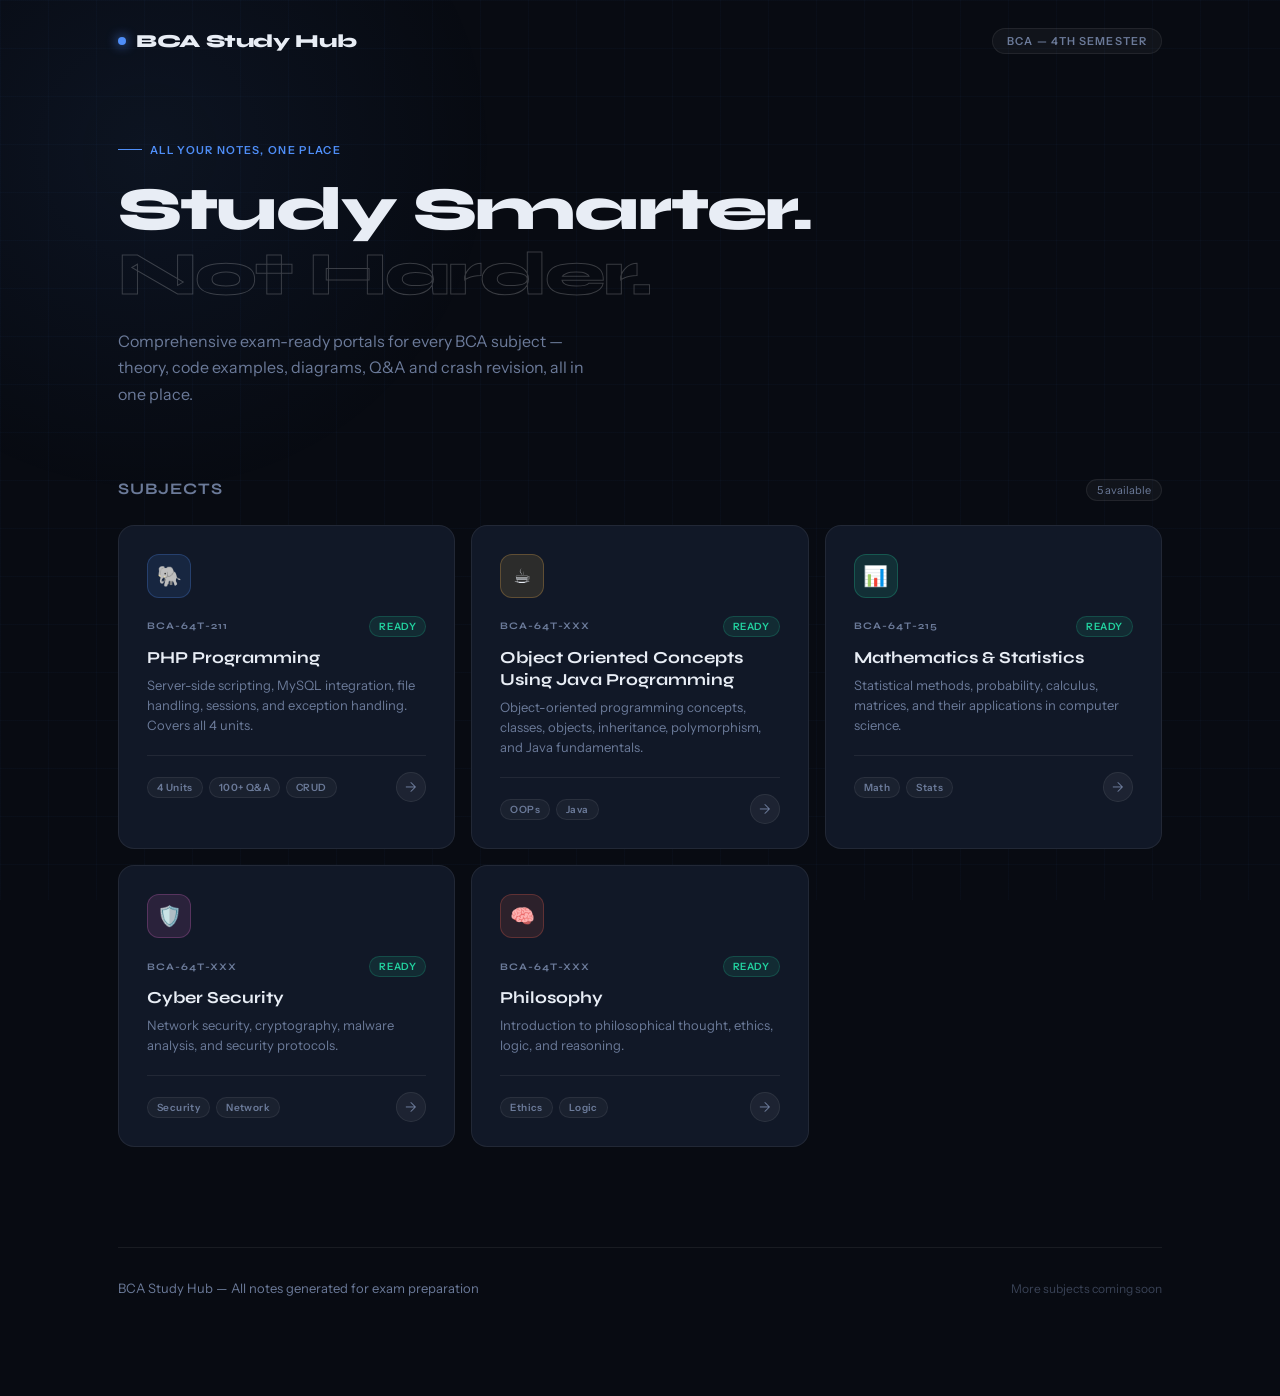
<file: index.html>
<!DOCTYPE html>
<html lang="en">

<head>
  <meta charset="UTF-8">
  <meta name="viewport" content="width=device-width, initial-scale=1.0">
  <title>BCA Study Hub</title>
  <link rel="preconnect" href="https://fonts.googleapis.com">
  <link
    href="https://fonts.googleapis.com/css2?family=Syne:wght@400;600;700;800&family=Instrument+Sans:wght@400;500;600&display=swap"
    rel="stylesheet">
  <style>
    /* ── Reset & Base ── */
    *,
    *::before,
    *::after {
      box-sizing: border-box;
      margin: 0;
      padding: 0;
    }

    :root {
      --bg: #080b12;
      --surface: #0e1220;
      --card: #111827;
      --border: rgba(255, 255, 255, 0.07);
      --text: #e8edf5;
      --muted: #6b7a99;
      --accent: #4f8ef7;
      --green: #22d3a0;
      --amber: #f7b84f;
      --red: #f7654f;
      --pink: #e06bcc;
    }

    html {
      scroll-behavior: smooth;
    }

    body {
      font-family: 'Instrument Sans', system-ui, sans-serif;
      background: var(--bg);
      color: var(--text);
      min-height: 100vh;
      overflow-x: hidden;
    }

    /* ── Background grid ── */
    body::before {
      content: '';
      position: fixed;
      inset: 0;
      background-image:
        linear-gradient(rgba(79, 142, 247, 0.03) 1px, transparent 1px),
        linear-gradient(90deg, rgba(79, 142, 247, 0.03) 1px, transparent 1px);
      background-size: 48px 48px;
      pointer-events: none;
      z-index: 0;
    }

    /* Radial glow top-left */
    body::after {
      content: '';
      position: fixed;
      top: -200px;
      left: -200px;
      width: 700px;
      height: 700px;
      background: radial-gradient(circle, rgba(79, 142, 247, 0.07) 0%, transparent 70%);
      pointer-events: none;
      z-index: 0;
    }

    /* ── Wrapper ── */
    .wrapper {
      position: relative;
      z-index: 1;
      max-width: 1100px;
      margin: 0 auto;
      padding: 0 28px 100px;
    }

    /* ── Nav ── */
    nav {
      display: flex;
      align-items: center;
      justify-content: space-between;
      padding: 28px 0 0;
      margin-bottom: 80px;
    }

    .logo {
      font-family: 'Syne', sans-serif;
      font-weight: 800;
      font-size: 1.15rem;
      letter-spacing: -0.02em;
      color: var(--text);
      text-decoration: none;
      display: flex;
      align-items: center;
      gap: 10px;
    }

    .logo-dot {
      width: 8px;
      height: 8px;
      border-radius: 50%;
      background: var(--accent);
      box-shadow: 0 0 12px var(--accent);
    }

    .nav-tag {
      font-size: 11px;
      font-weight: 600;
      letter-spacing: 0.1em;
      text-transform: uppercase;
      color: var(--muted);
      background: rgba(255, 255, 255, 0.04);
      border: 1px solid var(--border);
      border-radius: 20px;
      padding: 5px 14px;
    }

    /* ── Hero ── */
    .hero {
      margin-bottom: 72px;
      animation: fadeUp 0.6s ease both;
    }

    .hero-eyebrow {
      display: inline-flex;
      align-items: center;
      gap: 8px;
      font-size: 11px;
      font-weight: 600;
      letter-spacing: 0.12em;
      text-transform: uppercase;
      color: var(--accent);
      margin-bottom: 20px;
    }

    .hero-eyebrow::before {
      content: '';
      display: block;
      width: 24px;
      height: 1px;
      background: var(--accent);
    }

    .hero h1 {
      font-family: 'Syne', sans-serif;
      font-size: clamp(2.4rem, 5vw, 3.8rem);
      font-weight: 800;
      line-height: 1.08;
      letter-spacing: -0.03em;
      color: var(--text);
      margin-bottom: 20px;
    }

    .hero h1 span {
      color: transparent;
      -webkit-text-stroke: 1px rgba(255, 255, 255, 0.2);
    }

    .hero p {
      color: var(--muted);
      font-size: 16px;
      max-width: 480px;
      line-height: 1.65;
    }

    /* ── Section heading ── */
    .section-head {
      display: flex;
      align-items: baseline;
      justify-content: space-between;
      margin-bottom: 24px;
      animation: fadeUp 0.6s 0.1s ease both;
    }

    .section-head h2 {
      font-family: 'Syne', sans-serif;
      font-size: 1rem;
      font-weight: 700;
      letter-spacing: 0.06em;
      text-transform: uppercase;
      color: var(--muted);
    }

    .badge-count {
      font-size: 11px;
      color: var(--muted);
      background: rgba(255, 255, 255, 0.04);
      border: 1px solid var(--border);
      border-radius: 20px;
      padding: 3px 10px;
    }

    /* ── Subject Grid ── */
    .subject-grid {
      display: grid;
      grid-template-columns: repeat(auto-fill, minmax(300px, 1fr));
      gap: 16px;
      animation: fadeUp 0.6s 0.18s ease both;
    }

    /* ── Subject Card ── */
    .subject-card {
      position: relative;
      background: var(--card);
      border: 1px solid var(--border);
      border-radius: 16px;
      padding: 28px 28px 24px;
      text-decoration: none;
      color: inherit;
      display: block;
      overflow: hidden;
      transition: transform 0.22s ease, border-color 0.22s ease, box-shadow 0.22s ease;
      cursor: pointer;
      group: true;
    }

    /* Accent line top */
    .subject-card::before {
      content: '';
      position: absolute;
      top: 0;
      left: 0;
      right: 0;
      height: 2px;
      background: var(--card-accent, var(--accent));
      opacity: 0;
      transition: opacity 0.22s ease;
    }

    .subject-card:hover {
      transform: translateY(-4px);
      border-color: rgba(255, 255, 255, 0.12);
      box-shadow: 0 20px 60px rgba(0, 0, 0, 0.4), 0 0 0 1px rgba(255, 255, 255, 0.06);
    }

    .subject-card:hover::before {
      opacity: 1;
    }

    /* ── Card: Coming Soon state ── */
    .subject-card.coming-soon {
      opacity: 0.45;
      cursor: default;
      pointer-events: none;
    }

    .subject-card.coming-soon:hover {
      transform: none;
      box-shadow: none;
    }

    /* ── Card internals ── */
    .card-icon {
      width: 44px;
      height: 44px;
      border-radius: 12px;
      display: flex;
      align-items: center;
      justify-content: center;
      font-size: 20px;
      margin-bottom: 18px;
      background: var(--icon-bg, rgba(79, 142, 247, 0.12));
      border: 1px solid var(--icon-border, rgba(79, 142, 247, 0.2));
      flex-shrink: 0;
    }

    .card-meta {
      display: flex;
      align-items: center;
      justify-content: space-between;
      margin-bottom: 10px;
    }

    .card-code {
      font-family: 'Syne', monospace;
      font-size: 10px;
      font-weight: 700;
      letter-spacing: 0.1em;
      text-transform: uppercase;
      color: var(--muted);
    }

    .card-status {
      font-size: 10px;
      font-weight: 600;
      letter-spacing: 0.06em;
      text-transform: uppercase;
      padding: 3px 9px;
      border-radius: 20px;
    }

    .status-ready {
      color: var(--green);
      background: rgba(34, 211, 160, 0.1);
      border: 1px solid rgba(34, 211, 160, 0.2);
    }

    .status-soon {
      color: var(--muted);
      background: rgba(255, 255, 255, 0.04);
      border: 1px solid var(--border);
    }

    .card-title {
      font-family: 'Syne', sans-serif;
      font-size: 1.05rem;
      font-weight: 700;
      color: var(--text);
      margin-bottom: 6px;
      line-height: 1.3;
    }

    .card-desc {
      font-size: 13px;
      color: var(--muted);
      line-height: 1.55;
      margin-bottom: 20px;
    }

    .card-footer {
      display: flex;
      align-items: center;
      justify-content: space-between;
      padding-top: 16px;
      border-top: 1px solid var(--border);
    }

    .card-pills {
      display: flex;
      flex-wrap: wrap;
      gap: 6px;
    }

    .pill {
      font-size: 10px;
      font-weight: 600;
      letter-spacing: 0.04em;
      color: var(--muted);
      background: rgba(255, 255, 255, 0.04);
      border: 1px solid var(--border);
      border-radius: 20px;
      padding: 3px 9px;
    }

    .card-arrow {
      width: 30px;
      height: 30px;
      border-radius: 50%;
      background: rgba(255, 255, 255, 0.05);
      border: 1px solid var(--border);
      display: flex;
      align-items: center;
      justify-content: center;
      font-size: 14px;
      color: var(--muted);
      flex-shrink: 0;
      transition: all 0.2s;
    }

    .subject-card:hover .card-arrow {
      background: var(--card-accent, var(--accent));
      border-color: var(--card-accent, var(--accent));
      color: #fff;
      transform: translateX(2px);
    }

    /* ── Glow effect on hover (per card) ── */
    .subject-card::after {
      content: '';
      position: absolute;
      inset: 0;
      border-radius: 16px;
      background: radial-gradient(circle at 50% 0%, var(--card-glow, rgba(79, 142, 247, 0.06)) 0%, transparent 60%);
      opacity: 0;
      transition: opacity 0.3s ease;
      pointer-events: none;
    }

    .subject-card:hover::after {
      opacity: 1;
    }

    /* ── Divider section (coming soon) ── */
    .divider-section {
      margin: 52px 0 24px;
      animation: fadeUp 0.6s 0.25s ease both;
    }

    .divider-line {
      display: flex;
      align-items: center;
      gap: 16px;
      margin-bottom: 24px;
    }

    .divider-line::before,
    .divider-line::after {
      content: '';
      flex: 1;
      height: 1px;
      background: var(--border);
    }

    .divider-label {
      font-size: 11px;
      font-weight: 600;
      letter-spacing: 0.12em;
      text-transform: uppercase;
      color: var(--muted);
      white-space: nowrap;
    }

    /* ── Footer ── */
    footer {
      margin-top: 100px;
      padding-top: 32px;
      border-top: 1px solid var(--border);
      display: flex;
      align-items: center;
      justify-content: space-between;
      animation: fadeUp 0.6s 0.3s ease both;
    }

    .footer-left {
      font-size: 13px;
      color: var(--muted);
    }

    .footer-right {
      font-size: 12px;
      color: var(--muted);
      opacity: 0.5;
    }

    /* ── Animations ── */
    @keyframes fadeUp {
      from {
        opacity: 0;
        transform: translateY(18px);
      }

      to {
        opacity: 1;
        transform: translateY(0);
      }
    }

    /* ── Mobile ── */
    @media (max-width: 640px) {
      .wrapper {
        padding: 0 16px 64px;
      }

      nav {
        margin-bottom: 52px;
      }

      .hero {
        margin-bottom: 48px;
      }

      .subject-grid {
        grid-template-columns: 1fr;
      }

      footer {
        flex-direction: column;
        gap: 8px;
        text-align: center;
      }
    }
  </style>
</head>

<body>

  <div class="wrapper">

    <!-- Nav -->
    <nav>
      <a class="logo" href="#">
        <span class="logo-dot"></span>
        BCA Study Hub
      </a>
      <span class="nav-tag">BCA — 4th Semester</span>
    </nav>

    <!-- Hero -->
    <div class="hero">
      <div class="hero-eyebrow">All Your Notes, One Place</div>
      <h1>Study Smarter.<br><span>Not Harder.</span></h1>
      <p>Comprehensive exam-ready portals for every BCA subject — theory, code examples, diagrams, Q&A and crash
        revision, all in one place.</p>
    </div>

    <!-- Available Subjects -->
    <div class="section-head">
      <h2>Subjects</h2>
      <span class="badge-count">5 available</span>
    </div>

    <div class="subject-grid">

      <!-- PHP Programming — LIVE -->
      <a class="subject-card" href="PHP/index.html"
        style="--card-accent:#4f8ef7; --card-glow:rgba(79,142,247,0.08); --icon-bg:rgba(79,142,247,0.12); --icon-border:rgba(79,142,247,0.25);">
        <div class="card-icon">🐘</div>
        <div class="card-meta">
          <span class="card-code">BCA-64T-211</span>
          <span class="card-status status-ready">Ready</span>
        </div>
        <div class="card-title">PHP Programming</div>
        <div class="card-desc">Server-side scripting, MySQL integration, file handling, sessions, and exception
          handling. Covers all 4 units.</div>
        <div class="card-footer">
          <div class="card-pills">
            <span class="pill">4 Units</span>
            <span class="pill">100+ Q&A</span>
            <span class="pill">CRUD</span>
          </div>
          <div class="card-arrow">→</div>
        </div>
      </a>

      <!-- Java Programming — LIVE -->
      <a class="subject-card" href="JAVA/index.html"
        style="--card-accent:#f7b84f; --card-glow:rgba(247,184,79,0.08); --icon-bg:rgba(247,184,79,0.12); --icon-border:rgba(247,184,79,0.25);">
        <div class="card-icon">☕</div>
        <div class="card-meta">
          <span class="card-code">BCA-64T-XXX</span>
          <span class="card-status status-ready">Ready</span>
        </div>
        <div class="card-title">Object Oriented Concepts Using Java Programming</div>
        <div class="card-desc">Object-oriented programming concepts, classes, objects, inheritance, polymorphism, and
          Java fundamentals.</div>
        <div class="card-footer">
          <div class="card-pills">
            <span class="pill">OOPs</span>
            <span class="pill">Java</span>
          </div>
          <div class="card-arrow">→</div>
        </div>
      </a>

      <!-- Mathematics & Statistics — LIVE -->
      <a class="subject-card" href="Maths/index.html"
        style="--card-accent:#22d3a0; --card-glow:rgba(34,211,160,0.08); --icon-bg:rgba(34,211,160,0.12); --icon-border:rgba(34,211,160,0.25);">
        <div class="card-icon">📊</div>
        <div class="card-meta">
          <span class="card-code">BCA-64T-215</span>
          <span class="card-status status-ready">Ready</span>
        </div>
        <div class="card-title">Mathematics &amp; Statistics</div>
        <div class="card-desc">Statistical methods, probability, calculus, matrices, and their applications in computer
          science.</div>
        <div class="card-footer">
          <div class="card-pills">
            <span class="pill">Math</span>
            <span class="pill">Stats</span>
          </div>
          <div class="card-arrow">→</div>
        </div>
      </a>

      <!-- Cyber Security — LIVE -->
      <a class="subject-card" href="Cyber/index.html"
        style="--card-accent:#e06bcc; --card-glow:rgba(224,107,204,0.08); --icon-bg:rgba(224,107,204,0.12); --icon-border:rgba(224,107,204,0.25);">
        <div class="card-icon">🛡️</div>
        <div class="card-meta">
          <span class="card-code">BCA-64T-XXX</span>
          <span class="card-status status-ready">Ready</span>
        </div>
        <div class="card-title">Cyber Security</div>
        <div class="card-desc">Network security, cryptography, malware analysis, and security protocols.</div>
        <div class="card-footer">
          <div class="card-pills">
            <span class="pill">Security</span>
            <span class="pill">Network</span>
          </div>
          <div class="card-arrow">→</div>
        </div>
      </a>

      <!-- Philosophy — LIVE -->
      <a class="subject-card" href="Philosophy/index.html"
        style="--card-accent:#f7654f; --card-glow:rgba(247,101,79,0.08); --icon-bg:rgba(247,101,79,0.12); --icon-border:rgba(247,101,79,0.25);">
        <div class="card-icon">🧠</div>
        <div class="card-meta">
          <span class="card-code">BCA-64T-XXX</span>
          <span class="card-status status-ready">Ready</span>
        </div>
        <div class="card-title">Philosophy</div>
        <div class="card-desc">Introduction to philosophical thought, ethics, logic, and reasoning.</div>
        <div class="card-footer">
          <div class="card-pills">
            <span class="pill">Ethics</span>
            <span class="pill">Logic</span>
          </div>
          <div class="card-arrow">→</div>
        </div>
      </a>

    </div>

    <!-- Footer -->
    <footer>
      <span class="footer-left">BCA Study Hub — All notes generated for exam preparation</span>
      <span class="footer-right">More subjects coming soon</span>
    </footer>

  </div>

</body>

</html>
</file>
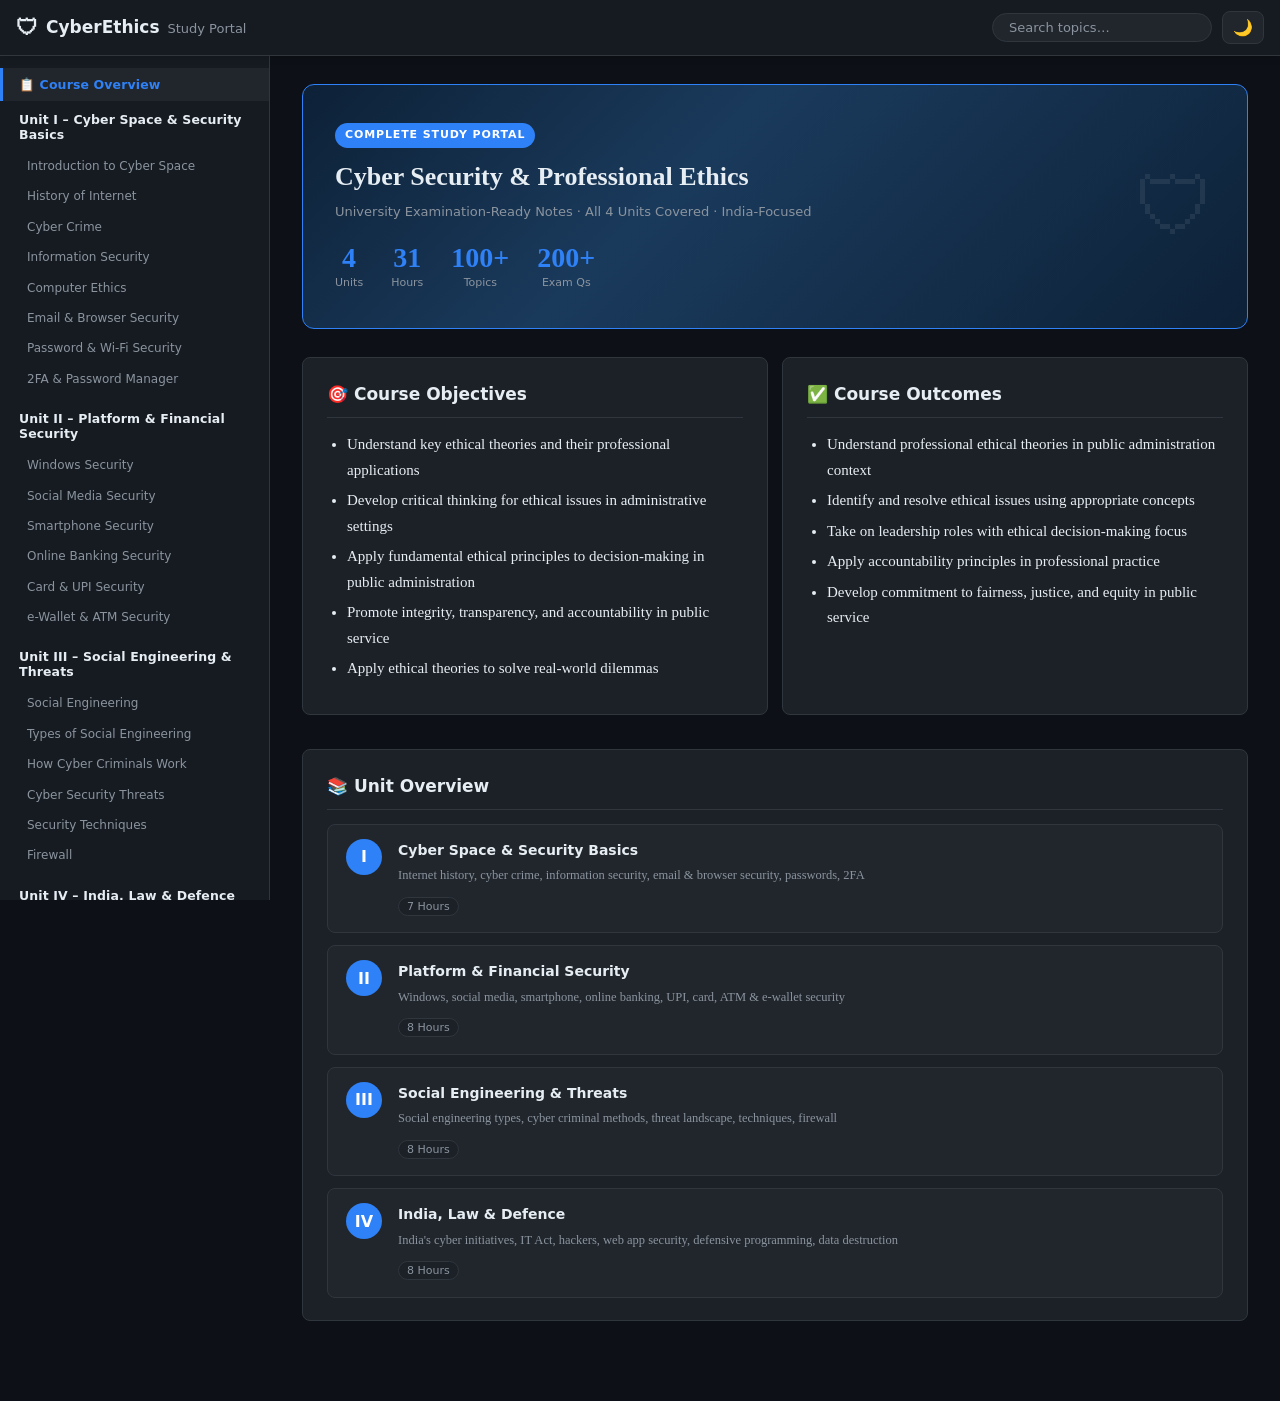
<file: Cyber/index.html>
<!DOCTYPE html>
<html lang="en" data-theme="dark">
<head>
<meta charset="UTF-8"/>
<meta name="viewport" content="width=device-width,initial-scale=1.0"/>
<title>Cyber Security & Professional Ethics – Complete Study Portal</title>
<link rel="stylesheet" href="styles.css"/>
</head>
<body>

<!-- TOP BAR -->
<header class="topbar">
  <button class="menu-toggle" id="menuToggle" aria-label="Toggle sidebar">☰</button>
  <div class="brand">
    <span class="brand-icon">🛡</span>
    <span>CyberEthics <span class="brand-sub">Study Portal</span></span>
  </div>
  <div class="topbar-right">
    <div class="search-wrap">
      <input type="text" id="searchInput" placeholder="Search topics…" autocomplete="off"/>
      <div id="searchResults" class="search-dropdown hidden"></div>
    </div>
    <button class="theme-btn" id="themeToggle" title="Toggle theme">🌙</button>
  </div>
</header>

<!-- SIDEBAR -->
<aside class="sidebar" id="sidebar">
  <div class="sidebar-inner">
    <nav class="unit-nav">

      <div class="nav-section">
        <button class="nav-unit-btn active" data-target="overview">📋 Course Overview</button>
      </div>

      <div class="nav-section">
        <button class="nav-unit-btn" data-target="unit1">Unit I – Cyber Space & Security Basics</button>
        <div class="nav-topics">
          <a href="#" class="nav-link" data-section="u1-intro">Introduction to Cyber Space</a>
          <a href="#" class="nav-link" data-section="u1-history">History of Internet</a>
          <a href="#" class="nav-link" data-section="u1-cybercrime">Cyber Crime</a>
          <a href="#" class="nav-link" data-section="u1-infosec">Information Security</a>
          <a href="#" class="nav-link" data-section="u1-ethics">Computer Ethics</a>
          <a href="#" class="nav-link" data-section="u1-email">Email & Browser Security</a>
          <a href="#" class="nav-link" data-section="u1-password">Password & Wi-Fi Security</a>
          <a href="#" class="nav-link" data-section="u1-2fa">2FA & Password Manager</a>
        </div>
      </div>

      <div class="nav-section">
        <button class="nav-unit-btn" data-target="unit2">Unit II – Platform & Financial Security</button>
        <div class="nav-topics">
          <a href="#" class="nav-link" data-section="u2-windows">Windows Security</a>
          <a href="#" class="nav-link" data-section="u2-social">Social Media Security</a>
          <a href="#" class="nav-link" data-section="u2-smartphone">Smartphone Security</a>
          <a href="#" class="nav-link" data-section="u2-banking">Online Banking Security</a>
          <a href="#" class="nav-link" data-section="u2-card">Card & UPI Security</a>
          <a href="#" class="nav-link" data-section="u2-ewallet">e-Wallet & ATM Security</a>
        </div>
      </div>

      <div class="nav-section">
        <button class="nav-unit-btn" data-target="unit3">Unit III – Social Engineering & Threats</button>
        <div class="nav-topics">
          <a href="#" class="nav-link" data-section="u3-soceng">Social Engineering</a>
          <a href="#" class="nav-link" data-section="u3-types">Types of Social Engineering</a>
          <a href="#" class="nav-link" data-section="u3-criminal">How Cyber Criminals Work</a>
          <a href="#" class="nav-link" data-section="u3-threats">Cyber Security Threats</a>
          <a href="#" class="nav-link" data-section="u3-techniques">Security Techniques</a>
          <a href="#" class="nav-link" data-section="u3-firewall">Firewall</a>
        </div>
      </div>

      <div class="nav-section">
        <button class="nav-unit-btn" data-target="unit4">Unit IV – India, Law & Defence</button>
        <div class="nav-topics">
          <a href="#" class="nav-link" data-section="u4-india">Cyber Security in India</a>
          <a href="#" class="nav-link" data-section="u4-incident">Incident Handling</a>
          <a href="#" class="nav-link" data-section="u4-itact">IT Security Act</a>
          <a href="#" class="nav-link" data-section="u4-hackers">Hackers & Countermeasures</a>
          <a href="#" class="nav-link" data-section="u4-webapp">Web Application Security</a>
          <a href="#" class="nav-link" data-section="u4-defensive">Defensive Programming</a>
          <a href="#" class="nav-link" data-section="u4-destroy">Info Destruction & Recovery</a>
        </div>
      </div>

      <div class="nav-section">
        <button class="nav-unit-btn" data-target="glossary">📖 Glossary</button>
      </div>
      <div class="nav-section">
        <button class="nav-unit-btn" data-target="examprep">🎯 Exam Crash Revision</button>
      </div>

    </nav>
  </div>
</aside>

<!-- MAIN CONTENT -->
<main class="main-content" id="mainContent">

<!-- ===== OVERVIEW ===== -->
<section class="page active" id="overview">
  <div class="page-hero">
    <div class="hero-badge">Complete Study Portal</div>
    <h1>Cyber Security &amp; Professional Ethics</h1>
    <p class="hero-sub">University Examination-Ready Notes · All 4 Units Covered · India-Focused</p>
    <div class="hero-stats">
      <div class="stat"><span>4</span><small>Units</small></div>
      <div class="stat"><span>31</span><small>Hours</small></div>
      <div class="stat"><span>100+</span><small>Topics</small></div>
      <div class="stat"><span>200+</span><small>Exam Qs</small></div>
    </div>
  </div>

  <div class="grid-2">
    <div class="card">
      <h3>🎯 Course Objectives</h3>
      <ul>
        <li>Understand key ethical theories and their professional applications</li>
        <li>Develop critical thinking for ethical issues in administrative settings</li>
        <li>Apply fundamental ethical principles to decision-making in public administration</li>
        <li>Promote integrity, transparency, and accountability in public service</li>
        <li>Apply ethical theories to solve real-world dilemmas</li>
      </ul>
    </div>
    <div class="card">
      <h3>✅ Course Outcomes</h3>
      <ul>
        <li>Understand professional ethical theories in public administration context</li>
        <li>Identify and resolve ethical issues using appropriate concepts</li>
        <li>Take on leadership roles with ethical decision-making focus</li>
        <li>Apply accountability principles in professional practice</li>
        <li>Develop commitment to fairness, justice, and equity in public service</li>
      </ul>
    </div>
  </div>

  <div class="card">
    <h3>📚 Unit Overview</h3>
    <div class="unit-overview-grid">
      <div class="unit-card" onclick="showPage('unit1')">
        <div class="unit-num">I</div>
        <div>
          <strong>Cyber Space &amp; Security Basics</strong>
          <p>Internet history, cyber crime, information security, email &amp; browser security, passwords, 2FA</p>
          <span class="hours-badge">7 Hours</span>
        </div>
      </div>
      <div class="unit-card" onclick="showPage('unit2')">
        <div class="unit-num">II</div>
        <div>
          <strong>Platform &amp; Financial Security</strong>
          <p>Windows, social media, smartphone, online banking, UPI, card, ATM &amp; e-wallet security</p>
          <span class="hours-badge">8 Hours</span>
        </div>
      </div>
      <div class="unit-card" onclick="showPage('unit3')">
        <div class="unit-num">III</div>
        <div>
          <strong>Social Engineering &amp; Threats</strong>
          <p>Social engineering types, cyber criminal methods, threat landscape, techniques, firewall</p>
          <span class="hours-badge">8 Hours</span>
        </div>
      </div>
      <div class="unit-card" onclick="showPage('unit4')">
        <div class="unit-num">IV</div>
        <div>
          <strong>India, Law &amp; Defence</strong>
          <p>India's cyber initiatives, IT Act, hackers, web app security, defensive programming, data destruction</p>
          <span class="hours-badge">8 Hours</span>
        </div>
      </div>
    </div>
  </div>
</section>

<!-- ===== UNIT 1 ===== -->
<section class="page" id="unit1">
  <div class="unit-header">
    <div class="unit-badge">Unit I</div>
    <h2>Introduction to Cyber Space, History of Internet, Cyber Crime, Information Security, Computer Ethics and Security</h2>
    <p class="unit-hours">📅 7 Hours Lecture</p>
  </div>

  <div class="learning-obj card">
    <h3>🎯 Learning Objectives</h3>
    <ul>
      <li>Understand the concept of cyberspace and its evolution</li>
      <li>Trace the history of the internet from ARPANET to the modern web</li>
      <li>Define cyber crime and classify its types</li>
      <li>Explain information security concepts and the CIA triad</li>
      <li>Understand computer ethics and security policies</li>
      <li>Apply best practices for email, browser, password, Wi-Fi, 2FA, and password manager security</li>
    </ul>
  </div>

  <!-- SECTION: Intro to Cyberspace -->
  <div class="topic-section" id="u1-intro">
    <h3 class="topic-title">1.1 Introduction to Cyber Space</h3>
    <div class="card">
      <div class="def-box">
        <strong>Definition:</strong> <em>Cyberspace</em> is a global domain within the information environment consisting of interdependent networks of information technology infrastructure including the internet, telecommunications networks, computer systems, and embedded processors and controllers.
      </div>
      <p>The term "cyberspace" was first coined by science-fiction author <strong>William Gibson</strong> in his 1982 short story <em>Burning Chrome</em> and popularized in his 1984 novel <em>Neuromancer</em>. Today, it refers to the virtual environment created by computers and networks where digital communication and interaction occur.</p>

      <h4>Key Characteristics of Cyberspace</h4>
      <ul>
        <li><strong>Ubiquity:</strong> Accessible from anywhere in the world at any time</li>
        <li><strong>Anonymity:</strong> Users can mask their real identity</li>
        <li><strong>Borderlessness:</strong> No physical or geographic boundaries</li>
        <li><strong>Rapid Evolution:</strong> Technology and threats evolve at an unprecedented pace</li>
        <li><strong>Interconnectedness:</strong> All devices and systems are linked, making vulnerabilities contagious</li>
      </ul>

      <h4>Importance of Cyberspace</h4>
      <ul>
        <li>Enables global communication and commerce</li>
        <li>Supports critical national infrastructure (power grids, banking, defence)</li>
        <li>Platform for education, governance (e-governance), and healthcare</li>
        <li>Source of information and entertainment</li>
      </ul>

      <h4>Components of Cyberspace</h4>
      <svg viewBox="0 0 600 300" class="diagram" xmlns="http://www.w3.org/2000/svg">
        <rect x="230" y="120" width="140" height="50" rx="8" fill="var(--accent)" opacity="0.9"/>
        <text x="300" y="150" text-anchor="middle" fill="white" font-size="13" font-weight="bold">CYBERSPACE</text>
        <rect x="20" y="20" width="120" height="40" rx="6" fill="var(--card-bg2)" stroke="var(--accent)" stroke-width="1.5"/>
        <text x="80" y="45" text-anchor="middle" fill="var(--text)" font-size="11">Internet</text>
        <rect x="160" y="20" width="120" height="40" rx="6" fill="var(--card-bg2)" stroke="var(--accent)" stroke-width="1.5"/>
        <text x="220" y="45" text-anchor="middle" fill="var(--text)" font-size="11">Telecom Networks</text>
        <rect x="320" y="20" width="120" height="40" rx="6" fill="var(--card-bg2)" stroke="var(--accent)" stroke-width="1.5"/>
        <text x="380" y="45" text-anchor="middle" fill="var(--text)" font-size="11">Computer Systems</text>
        <rect x="460" y="20" width="120" height="40" rx="6" fill="var(--card-bg2)" stroke="var(--accent)" stroke-width="1.5"/>
        <text x="520" y="45" text-anchor="middle" fill="var(--text)" font-size="11">IoT Devices</text>
        <rect x="20" y="230" width="120" height="40" rx="6" fill="var(--card-bg2)" stroke="var(--accent-2)" stroke-width="1.5"/>
        <text x="80" y="255" text-anchor="middle" fill="var(--text)" font-size="11">Cloud Computing</text>
        <rect x="160" y="230" width="120" height="40" rx="6" fill="var(--card-bg2)" stroke="var(--accent-2)" stroke-width="1.5"/>
        <text x="220" y="255" text-anchor="middle" fill="var(--text)" font-size="11">Data Centers</text>
        <rect x="320" y="230" width="120" height="40" rx="6" fill="var(--card-bg2)" stroke="var(--accent-2)" stroke-width="1.5"/>
        <text x="380" y="255" text-anchor="middle" fill="var(--text)" font-size="11">Mobile Networks</text>
        <rect x="460" y="230" width="120" height="40" rx="6" fill="var(--card-bg2)" stroke="var(--accent-2)" stroke-width="1.5"/>
        <text x="520" y="255" text-anchor="middle" fill="var(--text)" font-size="11">Embedded Systems</text>
        <line x1="80" y1="60" x2="270" y2="120" stroke="var(--border)" stroke-width="1"/>
        <line x1="220" y1="60" x2="280" y2="120" stroke="var(--border)" stroke-width="1"/>
        <line x1="380" y1="60" x2="320" y2="120" stroke="var(--border)" stroke-width="1"/>
        <line x1="520" y1="60" x2="330" y2="120" stroke="var(--border)" stroke-width="1"/>
        <line x1="80" y1="230" x2="270" y2="170" stroke="var(--border)" stroke-width="1"/>
        <line x1="220" y1="230" x2="280" y2="170" stroke="var(--border)" stroke-width="1"/>
        <line x1="380" y1="230" x2="320" y2="170" stroke="var(--border)" stroke-width="1"/>
        <line x1="520" y1="230" x2="330" y2="170" stroke="var(--border)" stroke-width="1"/>
      </svg>
    </div>
  </div>

  <!-- SECTION: History of Internet -->
  <div class="topic-section" id="u1-history">
    <h3 class="topic-title">1.2 History of Internet</h3>
    <div class="card">
      <p>The Internet evolved from a military research network into the global infrastructure we depend on today. Understanding its history helps appreciate security challenges that emerged at each stage.</p>
      <div class="timeline">
        <div class="tl-item">
          <div class="tl-year">1969</div>
          <div class="tl-content"><strong>ARPANET</strong> – Advanced Research Projects Agency Network created by US DoD. First message sent between UCLA and Stanford. First packet-switched network.</div>
        </div>
        <div class="tl-item">
          <div class="tl-year">1971</div>
          <div class="tl-content"><strong>Email Invented</strong> – Ray Tomlinson sends the first email using the @ symbol to separate username from host.</div>
        </div>
        <div class="tl-item">
          <div class="tl-year">1973</div>
          <div class="tl-content"><strong>TCP/IP Conceptualized</strong> – Vint Cerf and Bob Kahn design Transmission Control Protocol / Internet Protocol, the foundation of modern internet.</div>
        </div>
        <div class="tl-item">
          <div class="tl-year">1983</div>
          <div class="tl-content"><strong>DNS Created</strong> – Domain Name System introduced, replacing numeric IP addresses with memorable names.</div>
        </div>
        <div class="tl-item">
          <div class="tl-year">1989</div>
          <div class="tl-content"><strong>WWW Invented</strong> – Tim Berners-Lee proposes the World Wide Web at CERN, Switzerland.</div>
        </div>
        <div class="tl-item">
          <div class="tl-year">1991</div>
          <div class="tl-content"><strong>Internet Goes Public</strong> – WWW made publicly available. First web browser (Mosaic, 1993) makes the internet accessible to non-technical users.</div>
        </div>
        <div class="tl-item">
          <div class="tl-year">1995–2000</div>
          <div class="tl-content"><strong>Dot-com Boom</strong> – Explosive commercial growth. E-commerce, search engines (Google, 1998), and online banking emerge.</div>
        </div>
        <div class="tl-item">
          <div class="tl-year">2004+</div>
          <div class="tl-content"><strong>Web 2.0 / Social Media</strong> – User-generated content, social networks (Facebook 2004, YouTube 2005, Twitter 2006). New attack surfaces emerge.</div>
        </div>
        <div class="tl-item">
          <div class="tl-year">2010+</div>
          <div class="tl-content"><strong>Mobile Internet &amp; Cloud</strong> – Smartphones become primary internet devices. Cloud computing, IoT, and Big Data reshape the landscape. India's internet revolution accelerates post-Jio (2016).</div>
        </div>
        <div class="tl-item">
          <div class="tl-year">2020+</div>
          <div class="tl-content"><strong>Web 3.0 / AI Era</strong> – Blockchain, metaverse concepts, AI-driven cyber attacks. 5G enables hyper-connectivity. India reaches 900M+ internet users.</div>
        </div>
      </div>

      <h4>Internet in India</h4>
      <ul>
        <li><strong>1995:</strong> VSNL (Videsh Sanchar Nigam Limited) launches public internet in India</li>
        <li><strong>1998:</strong> Internet privatised; ISP licensing begins</li>
        <li><strong>2016:</strong> Reliance Jio launch triggers explosive data consumption</li>
        <li><strong>2022:</strong> India has world's second-largest internet user base (~850M users)</li>
        <li><strong>BharatNet:</strong> Government project to connect all gram panchayats via optical fiber</li>
      </ul>
    </div>
  </div>

  <!-- SECTION: Cyber Crime -->
  <div class="topic-section" id="u1-cybercrime">
    <h3 class="topic-title">1.3 Cyber Crime</h3>
    <div class="card">
      <div class="def-box">
        <strong>Definition:</strong> <em>Cyber Crime</em> refers to any criminal activity that involves a computer, networked device, or a network. Either the computer is the target of the crime, or it is used as a tool to commit the crime.
      </div>

      <h4>Classification of Cyber Crimes</h4>
      <div class="table-wrap">
        <table>
          <thead><tr><th>Category</th><th>Description</th><th>Examples</th></tr></thead>
          <tbody>
            <tr><td>Against Individuals</td><td>Crimes targeting personal data, privacy, or reputation</td><td>Cyberstalking, identity theft, phishing, morphing images</td></tr>
            <tr><td>Against Property</td><td>Unauthorized access or destruction of digital property</td><td>Hacking, virus attacks, IPR theft, data theft</td></tr>
            <tr><td>Against Organizations</td><td>Attacks on corporate or government systems</td><td>Ransomware, DDoS, corporate espionage, data breach</td></tr>
            <tr><td>Against Society/State</td><td>Crimes threatening national security or public order</td><td>Cyber terrorism, cyber warfare, illegal content distribution</td></tr>
          </tbody>
        </table>
      </div>

      <h4>Major Types of Cyber Crimes</h4>
      <div class="grid-2">
        <div class="info-box">
          <h5>🎣 Phishing</h5>
          <p>Fraudulent attempt to obtain sensitive information by disguising as a trustworthy entity via email, SMS (smishing), or voice calls (vishing).</p>
        </div>
        <div class="info-box">
          <h5>🔒 Ransomware</h5>
          <p>Malicious software that encrypts victim's files and demands payment (ransom) for decryption key. Example: WannaCry (2017) affected 150+ countries.</p>
        </div>
        <div class="info-box">
          <h5>👤 Identity Theft</h5>
          <p>Stealing personal information (Aadhaar, PAN, banking credentials) to commit fraud or impersonate the victim.</p>
        </div>
        <div class="info-box">
          <h5>🌊 DDoS Attack</h5>
          <p>Distributed Denial of Service – Overwhelming a server with massive traffic from multiple sources to make it unavailable to legitimate users.</p>
        </div>
        <div class="info-box">
          <h5>💸 Online Fraud</h5>
          <p>Financial fraud via fake e-commerce sites, lottery scams, job scams, OTP fraud, or fake investment schemes (Ponzi schemes online).</p>
        </div>
        <div class="info-box">
          <h5>🕵 Cyber Stalking</h5>
          <p>Using the internet to harass, threaten, or monitor a person without their consent. Often targeting women and minors.</p>
        </div>
      </div>

      <h4>Cyber Crime vs Traditional Crime</h4>
      <div class="table-wrap">
        <table>
          <thead><tr><th>Aspect</th><th>Traditional Crime</th><th>Cyber Crime</th></tr></thead>
          <tbody>
            <tr><td>Location</td><td>Physical location required</td><td>Committed remotely, globally</td></tr>
            <tr><td>Evidence</td><td>Physical evidence</td><td>Digital/electronic evidence</td></tr>
            <tr><td>Anonymity</td><td>Difficult to remain anonymous</td><td>Easy to use fake identities</td></tr>
            <tr><td>Scale</td><td>Limited geographic reach</td><td>Can affect millions simultaneously</td></tr>
            <tr><td>Cost</td><td>Requires physical resources</td><td>Low cost; tools available online</td></tr>
            <tr><td>Jurisdiction</td><td>Clear jurisdiction</td><td>Complex cross-border jurisdiction</td></tr>
          </tbody>
        </table>
      </div>
    </div>
  </div>

  <!-- SECTION: Information Security -->
  <div class="topic-section" id="u1-infosec">
    <h3 class="topic-title">1.4 Information Security</h3>
    <div class="card">
      <div class="def-box">
        <strong>Definition:</strong> <em>Information Security (InfoSec)</em> is the practice of protecting information and information systems from unauthorized access, use, disclosure, disruption, modification, or destruction, in order to provide confidentiality, integrity, and availability.
      </div>

      <h4>The CIA Triad – Core Principles of Information Security</h4>
      <svg viewBox="0 0 500 280" class="diagram" xmlns="http://www.w3.org/2000/svg">
        <!-- Triangle -->
        <polygon points="250,30 60,250 440,250" fill="none" stroke="var(--accent)" stroke-width="2.5"/>
        <!-- Vertices -->
        <circle cx="250" cy="30" r="38" fill="var(--accent)" opacity="0.85"/>
        <circle cx="60" cy="250" r="38" fill="var(--accent-2)" opacity="0.85"/>
        <circle cx="440" cy="250" r="38" fill="var(--accent-3)" opacity="0.85"/>
        <!-- Labels -->
        <text x="250" y="25" text-anchor="middle" fill="white" font-size="12" font-weight="bold">Confidentiality</text>
        <text x="250" y="40" text-anchor="middle" fill="white" font-size="10">(Only authorized access)</text>
        <text x="60" y="244" text-anchor="middle" fill="white" font-size="12" font-weight="bold">Integrity</text>
        <text x="60" y="260" text-anchor="middle" fill="white" font-size="10">(Accurate &amp; unaltered)</text>
        <text x="440" y="244" text-anchor="middle" fill="white" font-size="12" font-weight="bold">Availability</text>
        <text x="440" y="260" text-anchor="middle" fill="white" font-size="10">(Accessible when needed)</text>
        <text x="250" y="170" text-anchor="middle" fill="var(--text)" font-size="22" font-weight="bold">CIA</text>
        <text x="250" y="195" text-anchor="middle" fill="var(--text-muted)" font-size="11">TRIAD</text>
      </svg>

      <div class="grid-2">
        <div class="info-box accent">
          <h5>🔐 Confidentiality</h5>
          <p>Ensuring information is accessible only to those authorized to have access. Mechanisms: encryption, access controls, authentication.</p>
          <p><em>Threat:</em> Eavesdropping, data breach, insider threat</p>
        </div>
        <div class="info-box accent2">
          <h5>✅ Integrity</h5>
          <p>Ensuring information is accurate and has not been tampered with. Mechanisms: hashing (MD5, SHA), digital signatures, checksums.</p>
          <p><em>Threat:</em> Man-in-the-middle attack, data corruption</p>
        </div>
        <div class="info-box accent3">
          <h5>🌐 Availability</h5>
          <p>Ensuring authorized users can access information when needed. Mechanisms: redundancy, backup, load balancing, DDoS protection.</p>
          <p><em>Threat:</em> DDoS, ransomware, hardware failure</p>
        </div>
        <div class="info-box">
          <h5>+ Additional Principles</h5>
          <p><strong>Authentication:</strong> Verifying identity of users/systems</p>
          <p><strong>Non-repudiation:</strong> Ensuring parties cannot deny their actions</p>
          <p><strong>Authorization:</strong> Defining what an authenticated user can do</p>
        </div>
      </div>

      <h4>Types of Security Controls</h4>
      <div class="table-wrap">
        <table>
          <thead><tr><th>Type</th><th>Description</th><th>Examples</th></tr></thead>
          <tbody>
            <tr><td>Preventive</td><td>Stop attacks before they happen</td><td>Firewalls, encryption, strong passwords, 2FA</td></tr>
            <tr><td>Detective</td><td>Identify attacks in progress or after they occur</td><td>IDS, audit logs, antivirus alerts</td></tr>
            <tr><td>Corrective</td><td>Restore systems after an attack</td><td>Backup restoration, patch management, incident response</td></tr>
            <tr><td>Deterrent</td><td>Discourage potential attackers</td><td>Warning banners, legal notices, CCTV</td></tr>
          </tbody>
        </table>
      </div>

      <h4>Security Policies</h4>
      <div class="def-box">
        <strong>Definition:</strong> A <em>Security Policy</em> is a document that outlines rules, procedures, and guidelines for protecting an organization's information assets.
      </div>
      <p>Key components of a security policy include:</p>
      <ul>
        <li><strong>Acceptable Use Policy (AUP):</strong> Rules on appropriate use of organizational IT resources</li>
        <li><strong>Access Control Policy:</strong> Who can access what resources and under what conditions</li>
        <li><strong>Password Policy:</strong> Rules for creating and managing passwords</li>
        <li><strong>Incident Response Policy:</strong> How to respond to security breaches</li>
        <li><strong>Data Classification Policy:</strong> Categorizing data by sensitivity (Public, Internal, Confidential, Secret)</li>
        <li><strong>BYOD Policy:</strong> Rules for personal devices used for work</li>
      </ul>
    </div>
  </div>

  <!-- SECTION: Computer Ethics -->
  <div class="topic-section" id="u1-ethics">
    <h3 class="topic-title">1.5 Computer Ethics</h3>
    <div class="card">
      <div class="def-box">
        <strong>Definition:</strong> <em>Computer Ethics</em> is a branch of applied ethics that examines ethical issues arising from the use of computers and information technology, including issues of privacy, intellectual property, professional responsibility, and computer crime.
      </div>

      <h4>Ten Commandments of Computer Ethics (Computer Ethics Institute)</h4>
      <ol>
        <li>Thou shalt not use a computer to harm other people</li>
        <li>Thou shalt not interfere with other people's computer work</li>
        <li>Thou shalt not snoop around in other people's computer files</li>
        <li>Thou shalt not use a computer to steal</li>
        <li>Thou shalt not use a computer to bear false witness</li>
        <li>Thou shalt not copy or use proprietary software for which you have not paid</li>
        <li>Thou shalt not use other people's computer resources without authorization</li>
        <li>Thou shalt not appropriate other people's intellectual output</li>
        <li>Thou shalt think about the social consequences of the program you are writing</li>
        <li>Thou shalt always use a computer in ways that ensure consideration and respect for fellow humans</li>
      </ol>

      <h4>Key Areas of Computer Ethics</h4>
      <div class="grid-2">
        <div class="info-box">
          <h5>🔏 Privacy</h5>
          <p>Right to control personal information. Issues: data collection without consent, surveillance, cookies, profiling by tech companies. India's Digital Personal Data Protection Act 2023 addresses this.</p>
        </div>
        <div class="info-box">
          <h5>©️ Intellectual Property</h5>
          <p>Software piracy, copyright infringement, plagiarism. India's Copyright Act 1957 and IT Act 2000 provide legal protections.</p>
        </div>
        <div class="info-box">
          <h5>⚖️ Access &amp; Digital Divide</h5>
          <p>Equal access to technology. The digital divide between urban/rural, rich/poor raises ethical questions about technology equity.</p>
        </div>
        <div class="info-box">
          <h5>🤖 AI Ethics</h5>
          <p>Emerging issues: algorithmic bias, deepfakes, autonomous weapons, AI decision-making in healthcare and justice systems.</p>
        </div>
      </div>

      <h4>Antivirus Software</h4>
      <div class="def-box">
        <strong>Definition:</strong> <em>Antivirus software</em> is a program designed to detect, prevent, and remove malicious software (malware) from computer systems.
      </div>
      <p><strong>How Antivirus Works:</strong></p>
      <ul>
        <li><strong>Signature-based detection:</strong> Compares files against a database of known malware signatures</li>
        <li><strong>Heuristic analysis:</strong> Detects previously unknown viruses by examining code behaviour patterns</li>
        <li><strong>Behavioural monitoring:</strong> Watches programs in real-time for suspicious activity</li>
        <li><strong>Sandboxing:</strong> Runs suspicious files in an isolated environment to observe behavior</li>
        <li><strong>Cloud-based detection:</strong> Uses cloud intelligence to identify new threats instantly</li>
      </ul>
      <p><strong>Popular Antivirus Solutions:</strong> Windows Defender (free), Kaspersky, Norton, McAfee, Quick Heal (India), Avast, Bitdefender</p>
    </div>
  </div>

  <!-- SECTION: Email & Browser Security -->
  <div class="topic-section" id="u1-email">
    <h3 class="topic-title">1.6 Email Security &amp; Securing Web Browser</h3>
    <div class="card">
      <h4>Email Security</h4>
      <p>Email is the #1 vector for cyber attacks. More than 90% of cyber attacks begin with a phishing email.</p>

      <h5>Common Email Threats</h5>
      <ul>
        <li><strong>Phishing:</strong> Fake emails impersonating banks, government agencies, or employers</li>
        <li><strong>Spear Phishing:</strong> Targeted phishing with personalized details</li>
        <li><strong>Whaling:</strong> Phishing targeting senior executives (CEOs, CFOs)</li>
        <li><strong>Email Spoofing:</strong> Forging sender's email address to appear legitimate</li>
        <li><strong>Malicious Attachments:</strong> Word documents, PDFs with embedded malware</li>
        <li><strong>Business Email Compromise (BEC):</strong> Impersonating executives to authorize fraudulent payments</li>
      </ul>

      <h5>Email Security Best Practices</h5>
      <ul>
        <li>Never click links in unexpected emails – go directly to the website</li>
        <li>Verify sender's actual email address (not just display name)</li>
        <li>Never open unexpected attachments, especially .exe, .zip, .doc with macros</li>
        <li>Enable spam filters and email scanning</li>
        <li>Use S/MIME or PGP for encrypted email communications</li>
        <li>Enable SPF, DKIM, and DMARC for organizational email security</li>
        <li>Use separate email for personal vs official communications</li>
      </ul>

      <h4>Securing Web Browser</h4>
      <h5>Browser Security Best Practices</h5>
      <ul>
        <li>Keep browser updated to latest version (patches security vulnerabilities)</li>
        <li>Always check for <strong>HTTPS</strong> (padlock icon) before entering sensitive data</li>
        <li>Review and restrict browser permissions (camera, microphone, location)</li>
        <li>Use browser extensions judiciously – only from trusted sources</li>
        <li>Enable pop-up blocker and phishing protection</li>
        <li>Clear browsing history, cookies, and cache regularly</li>
        <li>Disable AutoFill for passwords on shared computers</li>
        <li>Use private/incognito mode on shared devices</li>
        <li>Install ad-blockers to prevent malicious advertisements (malvertising)</li>
        <li>Avoid saving passwords in browser (use dedicated password manager instead)</li>
      </ul>

      <h5>Understanding HTTPS</h5>
      <div class="def-box">
        <strong>HTTPS</strong> (HyperText Transfer Protocol Secure) uses SSL/TLS encryption to secure communication between browser and server. Look for the padlock 🔒 icon. HTTP transmits data in plaintext – visible to attackers on same network.
      </div>
    </div>
  </div>

  <!-- SECTION: Password & WiFi Security -->
  <div class="topic-section" id="u1-password">
    <h3 class="topic-title">1.7 Guidelines for Secure Password &amp; Wi-Fi Security</h3>
    <div class="card">
      <h4>Why Password Security Matters</h4>
      <p>Weak passwords are the most common entry point for cyber attacks. A simple 6-character numeric password can be cracked in milliseconds using modern computers. Strong passwords are the first line of defence.</p>

      <h4>Guidelines for Setting Up a Secure Password</h4>
      <div class="do-dont">
        <div class="do-box">
          <h5>✅ DO</h5>
          <ul>
            <li>Use at least <strong>12–16 characters</strong></li>
            <li>Mix uppercase, lowercase, numbers, and special characters</li>
            <li>Use a passphrase: "MyDog@Eats#3Bones!" is strong and memorable</li>
            <li>Use a different password for every account</li>
            <li>Change passwords periodically (every 90 days for critical accounts)</li>
            <li>Use a password manager to generate and store passwords</li>
          </ul>
        </div>
        <div class="dont-box">
          <h5>❌ DON'T</h5>
          <ul>
            <li>Use obvious info: name, DOB, phone number</li>
            <li>Use common passwords: "password", "123456", "qwerty"</li>
            <li>Reuse the same password across multiple sites</li>
            <li>Share passwords with anyone</li>
            <li>Write passwords on paper near your computer</li>
            <li>Use single words, even complex ones</li>
          </ul>
        </div>
      </div>

      <h4>Password Strength Examples</h4>
      <div class="table-wrap">
        <table>
          <thead><tr><th>Password</th><th>Strength</th><th>Crack Time (approx)</th></tr></thead>
          <tbody>
            <tr><td>123456</td><td class="bad">Very Weak</td><td>Instantly</td></tr>
            <tr><td>Ramesh</td><td class="bad">Weak</td><td>Milliseconds</td></tr>
            <tr><td>Ram@1234</td><td class="ok">Medium</td><td>Minutes-Hours</td></tr>
            <tr><td>R@m3sh#Jaipur!</td><td class="good">Strong</td><td>Years</td></tr>
            <tr><td>K#9pL$mN2@qR7!vX</td><td class="good">Very Strong</td><td>Centuries</td></tr>
          </tbody>
        </table>
      </div>

      <h4>Wi-Fi Security Guidelines</h4>
      <ul>
        <li>Use <strong>WPA3</strong> encryption (or minimum WPA2). Never use WEP (easily cracked)</li>
        <li>Change default router admin username and password immediately</li>
        <li>Use a strong, unique Wi-Fi password</li>
        <li>Hide your SSID (network name) from broadcast</li>
        <li>Enable MAC address filtering (whitelist known devices)</li>
        <li>Disable remote management and WPS (Wi-Fi Protected Setup) – WPS has known vulnerabilities</li>
        <li>Create a separate guest network for visitors</li>
        <li>Keep router firmware updated</li>
        <li><strong>Public Wi-Fi warnings:</strong> Never access banking or sensitive sites on public Wi-Fi without VPN</li>
        <li>Use VPN (Virtual Private Network) on public networks to encrypt traffic</li>
      </ul>

      <div class="def-box">
        <strong>WPA3</strong> – Wi-Fi Protected Access 3 – Latest Wi-Fi security standard. Uses SAE (Simultaneous Authentication of Equals) – provides stronger protection against offline password guessing attacks compared to WPA2.
      </div>
    </div>
  </div>

  <!-- SECTION: 2FA & Password Manager -->
  <div class="topic-section" id="u1-2fa">
    <h3 class="topic-title">1.8 Two-Step Authentication &amp; Password Manager</h3>
    <div class="card">
      <h4>Two-Factor / Two-Step Authentication (2FA/2SA)</h4>
      <div class="def-box">
        <strong>Definition:</strong> <em>Two-Factor Authentication (2FA)</em> is a security process in which users provide two different authentication factors to verify their identity, providing an additional layer of security beyond just a password.
      </div>

      <h4>Authentication Factors</h4>
      <div class="grid-3">
        <div class="info-box accent">
          <h5>Something You Know</h5>
          <p>Password, PIN, security question answers</p>
        </div>
        <div class="info-box accent2">
          <h5>Something You Have</h5>
          <p>OTP via SMS/email, hardware token (RSA SecurID), authenticator app (Google Authenticator)</p>
        </div>
        <div class="info-box accent3">
          <h5>Something You Are</h5>
          <p>Biometrics – fingerprint, face scan, iris scan, voice recognition</p>
        </div>
      </div>

      <h4>How 2FA Works</h4>
      <svg viewBox="0 0 600 100" class="diagram" xmlns="http://www.w3.org/2000/svg">
        <rect x="10" y="30" width="100" height="40" rx="6" fill="var(--accent)" opacity="0.8"/>
        <text x="60" y="55" text-anchor="middle" fill="white" font-size="11">Enter Password</text>
        <text x="120" y="55" text-anchor="middle" fill="var(--text)" font-size="18">→</text>
        <rect x="130" y="30" width="120" height="40" rx="6" fill="var(--card-bg2)" stroke="var(--accent)" stroke-width="1.5"/>
        <text x="190" y="50" text-anchor="middle" fill="var(--text)" font-size="11">Server verifies</text>
        <text x="190" y="64" text-anchor="middle" fill="var(--text)" font-size="11">1st factor</text>
        <text x="260" y="55" text-anchor="middle" fill="var(--text)" font-size="18">→</text>
        <rect x="270" y="30" width="120" height="40" rx="6" fill="var(--card-bg2)" stroke="var(--accent-2)" stroke-width="1.5"/>
        <text x="330" y="50" text-anchor="middle" fill="var(--text)" font-size="11">OTP sent to</text>
        <text x="330" y="64" text-anchor="middle" fill="var(--text)" font-size="11">phone/email</text>
        <text x="400" y="55" text-anchor="middle" fill="var(--text)" font-size="18">→</text>
        <rect x="410" y="30" width="100" height="40" rx="6" fill="var(--card-bg2)" stroke="var(--accent-2)" stroke-width="1.5"/>
        <text x="460" y="50" text-anchor="middle" fill="var(--text)" font-size="11">Enter OTP</text>
        <text x="460" y="64" text-anchor="middle" fill="var(--text)" font-size="11">to verify</text>
        <text x="520" y="55" text-anchor="middle" fill="var(--text)" font-size="18">→</text>
        <rect x="530" y="30" width="60" height="40" rx="6" fill="var(--success)" opacity="0.8"/>
        <text x="560" y="55" text-anchor="middle" fill="white" font-size="11">✓ Access</text>
      </svg>

      <h4>Types of 2FA Methods</h4>
      <div class="table-wrap">
        <table>
          <thead><tr><th>Method</th><th>Description</th><th>Security Level</th></tr></thead>
          <tbody>
            <tr><td>SMS OTP</td><td>One-time password via text message</td><td>Medium (SIM swap risk)</td></tr>
            <tr><td>Email OTP</td><td>One-time code via email</td><td>Medium</td></tr>
            <tr><td>TOTP App</td><td>Time-based OTP via Google Authenticator/Authy</td><td>High</td></tr>
            <tr><td>Hardware Token</td><td>Physical device generating codes (e.g., YubiKey)</td><td>Very High</td></tr>
            <tr><td>Biometric</td><td>Fingerprint or face recognition</td><td>High</td></tr>
            <tr><td>Push Notification</td><td>Approve/deny login on trusted device</td><td>High</td></tr>
          </tbody>
        </table>
      </div>

      <h4>Password Manager</h4>
      <div class="def-box">
        <strong>Definition:</strong> A <em>Password Manager</em> is a software application that stores and manages passwords for various online accounts in an encrypted vault, accessible through a single master password.
      </div>
      <h5>Benefits of Password Managers</h5>
      <ul>
        <li>Generates strong, unique passwords for every site</li>
        <li>Stores all passwords in an encrypted vault</li>
        <li>Auto-fills credentials, reducing phishing risk</li>
        <li>Alerts when passwords are found in data breaches</li>
        <li>Syncs across devices</li>
        <li>Eliminates password reuse (the #1 password security mistake)</li>
      </ul>
      <h5>Popular Password Managers</h5>
      <p>LastPass, Bitwarden (open source), 1Password, Dashlane, KeePass (offline), browser-built-in managers (basic). For India-based users, built-in managers in Chrome/Firefox are common starting points.</p>
    </div>
  </div>

  <!-- EXAM QUESTIONS UNIT 1 -->
  <div class="exam-section card">
    <h3>🎯 Unit I – Exam Questions</h3>
    <div class="q-tabs">
      <button class="q-tab active" onclick="showQTab(this,'u1-2m')">2 Mark</button>
      <button class="q-tab" onclick="showQTab(this,'u1-5m')">5 Mark</button>
      <button class="q-tab" onclick="showQTab(this,'u1-10m')">10 Mark</button>
    </div>
    <div class="q-content active" id="u1-2m">
      <ol>
        <li>Define Cyberspace.</li>
        <li>What is the CIA Triad in information security?</li>
        <li>Define phishing.</li>
        <li>What is 2FA?</li>
        <li>What does WPA3 stand for?</li>
        <li>Define Computer Ethics.</li>
        <li>What is a Password Manager?</li>
        <li>What is HTTPS?</li>
        <li>Who invented the WWW and in what year?</li>
        <li>What is ARPANET?</li>
      </ol>
    </div>
    <div class="q-content" id="u1-5m">
      <ol>
        <li>Explain the CIA Triad with examples.</li>
        <li>List and explain any five types of cyber crimes.</li>
        <li>What are the best practices for email security?</li>
        <li>Explain Two-Factor Authentication with a diagram.</li>
        <li>What are the guidelines for setting up a secure password?</li>
        <li>Explain the history of the internet with key milestones.</li>
        <li>What are the benefits of using a password manager?</li>
        <li>Explain Wi-Fi security guidelines.</li>
      </ol>
    </div>
    <div class="q-content" id="u1-10m">
      <ol>
        <li>Write a detailed note on Cyber Crime – its definition, classification, and types with examples.</li>
        <li>Explain Information Security in detail covering the CIA Triad, types of security controls, and security policies.</li>
        <li>Describe computer ethics and the key ethical issues in information technology. Include the Ten Commandments of Computer Ethics.</li>
        <li>Explain email security threats and measures in detail. Also describe how to secure a web browser.</li>
        <li>Trace the history of the internet from ARPANET to the modern era with a timeline. Discuss the evolution of internet in India.</li>
      </ol>
    </div>
  </div>

  <div class="revision-card card">
    <h3>⚡ Quick Revision – Unit I</h3>
    <div class="revision-grid">
      <div class="rev-item">Cyberspace coined by <strong>William Gibson (1982)</strong></div>
      <div class="rev-item">ARPANET started <strong>1969</strong> by US DoD</div>
      <div class="rev-item">WWW by <strong>Tim Berners-Lee, 1989</strong></div>
      <div class="rev-item">CIA Triad = <strong>Confidentiality + Integrity + Availability</strong></div>
      <div class="rev-item">2FA uses <strong>2 of 3 factors</strong>: Know / Have / Are</div>
      <div class="rev-item">WPA3 uses <strong>SAE</strong> handshake</div>
      <div class="rev-item">Use minimum <strong>12 characters</strong> in password</div>
      <div class="rev-item">India internet started with <strong>VSNL, 1995</strong></div>
    </div>
  </div>
</section>

<!-- ===== UNIT 2 ===== -->
<section class="page" id="unit2">
  <div class="unit-header">
    <div class="unit-badge">Unit II</div>
    <h2>Guidelines for Windows Security, Social Media, Smartphone, Online Banking, Card &amp; UPI Security</h2>
    <p class="unit-hours">📅 8 Hours Lecture</p>
  </div>

  <div class="learning-obj card">
    <h3>🎯 Learning Objectives</h3>
    <ul>
      <li>Apply Windows security hardening guidelines</li>
      <li>Understand social media security and safe networking practices</li>
      <li>Protect smartphones from cyber threats</li>
      <li>Safely conduct online banking and mobile banking transactions</li>
      <li>Understand security of debit/credit cards, UPI, POS, micro ATMs, and e-wallets</li>
    </ul>
  </div>

  <div class="topic-section" id="u2-windows">
    <h3 class="topic-title">2.1 Guidelines for Basic Windows Security</h3>
    <div class="card">
      <h4>Why Windows Security Matters</h4>
      <p>Windows is the world's most widely used operating system, making it the primary target for cyber attacks. A poorly configured Windows system is highly vulnerable to malware, ransomware, and unauthorized access.</p>

      <h4>Essential Windows Security Guidelines</h4>
      <div class="grid-2">
        <div class="info-box">
          <h5>🔄 Keep Windows Updated</h5>
          <ul>
            <li>Enable automatic Windows Updates</li>
            <li>Install security patches immediately</li>
            <li>Do not use outdated versions (XP, Vista – no longer supported)</li>
          </ul>
        </div>
        <div class="info-box">
          <h5>🛡 Windows Defender</h5>
          <ul>
            <li>Built-in antivirus/antimalware for Windows 10/11</li>
            <li>Keep real-time protection enabled</li>
            <li>Run regular full scans</li>
          </ul>
        </div>
        <div class="info-box">
          <h5>👤 User Account Control (UAC)</h5>
          <ul>
            <li>Never use Administrator account for daily tasks</li>
            <li>Create a Standard user account for everyday use</li>
            <li>UAC prompts provide a security checkpoint before system changes</li>
          </ul>
        </div>
        <div class="info-box">
          <h5>🔥 Windows Firewall</h5>
          <ul>
            <li>Keep Windows Firewall enabled at all times</li>
            <li>Review inbound/outbound rules regularly</li>
            <li>Block unknown programs from network access</li>
          </ul>
        </div>
        <div class="info-box">
          <h5>💾 Data Backup</h5>
          <ul>
            <li>Use Windows Backup or third-party tools</li>
            <li>Follow 3-2-1 rule: 3 copies, 2 media types, 1 offsite</li>
            <li>Back up to external drive and cloud (OneDrive, Google Drive)</li>
          </ul>
        </div>
        <div class="info-box">
          <h5>🔐 BitLocker Encryption</h5>
          <ul>
            <li>Encrypt hard drives with BitLocker (Windows Pro/Enterprise)</li>
            <li>Prevents data access if laptop is stolen</li>
            <li>Store recovery key safely</li>
          </ul>
        </div>
      </div>

      <h4>User Account Password Security (Windows)</h4>
      <ul>
        <li>Set a strong login password or PIN for Windows account</li>
        <li>Enable screen lock that activates after 2–5 minutes of inactivity</li>
        <li>Use Windows Hello (biometric authentication) where available</li>
        <li>Disable Guest account</li>
        <li>Limit number of administrator accounts</li>
        <li>Review and remove unused user accounts periodically</li>
      </ul>

      <h4>Additional Windows Hardening Tips</h4>
      <ul>
        <li>Disable AutoPlay/AutoRun for USB drives (prevents BadUSB attacks)</li>
        <li>Use BitLocker to encrypt drives</li>
        <li>Enable Secure Boot in BIOS/UEFI settings</li>
        <li>Uninstall unnecessary programs and disable unused services</li>
        <li>Configure browser to block malicious downloads</li>
        <li>Enable SmartScreen filter</li>
      </ul>
    </div>
  </div>

  <div class="topic-section" id="u2-social">
    <h3 class="topic-title">2.2 Social Media Security &amp; Safe Social Networking</h3>
    <div class="card">
      <h4>Social Media Security Risks</h4>
      <ul>
        <li><strong>Account hijacking:</strong> Attackers gain unauthorized access to accounts</li>
        <li><strong>Identity theft:</strong> Personal information harvested from profiles</li>
        <li><strong>Catfishing:</strong> Fake profiles to deceive users</li>
        <li><strong>Social engineering:</strong> Manipulating users through social platforms</li>
        <li><strong>Malicious links:</strong> Spam posts with malware links</li>
        <li><strong>Privacy violations:</strong> Oversharing personal data</li>
        <li><strong>Reputation damage:</strong> Fake news, morphed images</li>
      </ul>

      <h4>Social Media Security Guidelines</h4>
      <div class="do-dont">
        <div class="do-box">
          <h5>✅ Best Practices</h5>
          <ul>
            <li>Use strong, unique password for each social platform</li>
            <li>Enable 2FA on all social accounts</li>
            <li>Review privacy settings – limit profile visibility</li>
            <li>Regularly review which apps have access to your account</li>
            <li>Log out from devices you don't own</li>
            <li>Think before you post – content lives forever online</li>
            <li>Report suspicious profiles and fake accounts</li>
            <li>Verify information before sharing – avoid fake news</li>
          </ul>
        </div>
        <div class="dont-box">
          <h5>❌ Avoid</h5>
          <ul>
            <li>Don't share home address, phone number, or travel plans publicly</li>
            <li>Don't accept friend requests from strangers</li>
            <li>Don't click suspicious links even from friends (account may be hacked)</li>
            <li>Don't participate in quizzes that request profile access</li>
            <li>Don't post photos showing valuable items, documents, or location details</li>
            <li>Don't share Aadhaar, PAN, or bank details anywhere on social media</li>
          </ul>
        </div>
      </div>

      <h4>Tips for Safer Social Networking</h4>
      <ul>
        <li><strong>Privacy Audit:</strong> Review privacy settings quarterly on Facebook, Instagram, WhatsApp, Twitter</li>
        <li><strong>Trusted Contacts:</strong> Only connect with people you know in real life</li>
        <li><strong>Geolocation:</strong> Disable location tagging in photos and posts</li>
        <li><strong>App Permissions:</strong> Regularly audit which third-party apps can access your social accounts</li>
        <li><strong>Secure Devices:</strong> Keep phone and computer protected where social apps are installed</li>
        <li><strong>Breach Monitoring:</strong> Use haveibeenpwned.com to check if your email appears in known data breaches</li>
      </ul>
    </div>
  </div>

  <div class="topic-section" id="u2-smartphone">
    <h3 class="topic-title">2.3 Smartphone Security Guidelines</h3>
    <div class="card">
      <h4>Why Smartphone Security is Critical</h4>
      <p>In India, most people access the internet primarily through smartphones. Smartphones hold banking apps, personal photos, Aadhaar details, UPI apps, and private messages – making them prime targets.</p>

      <h4>Smartphone Security Guidelines</h4>
      <ul>
        <li><strong>Screen Lock:</strong> Always use PIN, password, pattern, or biometric lock</li>
        <li><strong>OS Updates:</strong> Keep Android/iOS updated – patches fix security vulnerabilities</li>
        <li><strong>App Sources:</strong> Only install apps from Google Play Store or Apple App Store</li>
        <li><strong>App Permissions:</strong> Review and restrict app permissions (camera, microphone, contacts, location)</li>
        <li><strong>Remote Wipe:</strong> Enable "Find My Phone" / "Find My Device" for remote data wipe if lost</li>
        <li><strong>Encryption:</strong> Enable full-device encryption (most modern phones do this by default)</li>
        <li><strong>Unknown Sources:</strong> Disable "Install from Unknown Sources" on Android</li>
        <li><strong>Backup:</strong> Regularly backup phone data to secure cloud storage</li>
        <li><strong>Bluetooth/NFC:</strong> Turn off Bluetooth and NFC when not in use</li>
        <li><strong>Public USB charging:</strong> Avoid "juice jacking" – do not charge phone from unknown USB ports</li>
        <li><strong>VPN:</strong> Use VPN when on public Wi-Fi</li>
        <li><strong>Antivirus:</strong> Install mobile security app (especially on Android)</li>
      </ul>

      <div class="def-box">
        <strong>Juice Jacking:</strong> A cyber attack where malware is installed, or data is stolen from a device through a compromised USB charging port or cable. Always carry your own charger.
      </div>
    </div>
  </div>

  <div class="topic-section" id="u2-banking">
    <h3 class="topic-title">2.4 Online Banking &amp; Mobile Banking Security</h3>
    <div class="card">
      <h4>Online Banking Security Threats</h4>
      <ul>
        <li><strong>Phishing websites:</strong> Fake bank websites that steal credentials</li>
        <li><strong>Keyloggers:</strong> Malware that records keystrokes including passwords and OTPs</li>
        <li><strong>Man-in-the-Browser:</strong> Malware that intercepts banking transactions</li>
        <li><strong>SIM Swap:</strong> Fraudsters port your mobile number to steal OTPs</li>
        <li><strong>Vishing (Voice Phishing):</strong> Fake bank executives calling to get sensitive details</li>
        <li><strong>Fake Apps:</strong> Malicious apps mimicking legitimate banking apps</li>
      </ul>

      <h4>Online Banking Security Guidelines</h4>
      <ul>
        <li>Always type bank URL directly – never use links from emails or SMS</li>
        <li>Verify the website has <strong>HTTPS</strong> and the correct domain name</li>
        <li>Never access banking from public computers or public Wi-Fi</li>
        <li>Register for SMS/email alerts for all transactions</li>
        <li>Set transaction limits (daily, per-transaction limits)</li>
        <li>Regularly review account statements for unauthorized transactions</li>
        <li>Never share OTP, CVV, PIN, or full card number with anyone – including bank employees</li>
        <li>Log out completely after every banking session</li>
        <li>Clear browser cache after banking session on shared computers</li>
      </ul>

      <h4>Mobile Banking Security</h4>
      <ul>
        <li>Download banking apps only from official bank websites or trusted stores</li>
        <li>Verify app publisher details before installing</li>
        <li>Enable app-specific lock (fingerprint/PIN)</li>
        <li>Never allow mobile banking apps to run on rooted/jailbroken phones</li>
        <li>Disable screenshot capture within banking apps (many banks do this by default)</li>
        <li>Report lost/stolen phone to bank immediately to block mobile banking</li>
        <li>Enable notifications for all transactions</li>
      </ul>
    </div>
  </div>

  <div class="topic-section" id="u2-card">
    <h3 class="topic-title">2.5 Credit Card, Debit Card &amp; UPI Security</h3>
    <div class="card">
      <h4>Card Security Basics</h4>
      <div class="def-box">
        <strong>Card Skimming:</strong> Illegal copying of card data using a device placed on ATM card slots or POS terminals. Skimmers capture the magnetic stripe data which is then used to clone cards.
      </div>

      <h4>Security of Debit and Credit Cards</h4>
      <ul>
        <li>Memorize your PIN – never write it on the card or carry it in wallet</li>
        <li>Shield keypad when entering PIN at ATM or POS</li>
        <li>Inspect ATM card slot for skimming devices before inserting card</li>
        <li>Enable SMS/email alerts for every transaction</li>
        <li>Set international usage to "disabled" unless travelling abroad</li>
        <li>For online shopping, use virtual cards or one-time use card numbers</li>
        <li>Do not share full card number, CVV, and expiry date together (CVV should never be shared)</li>
        <li>Report suspicious transactions immediately to bank</li>
        <li>Use RuPay/VISA Secure / Mastercard SecureCode (3D Secure) for online transactions</li>
        <li>Block card immediately if lost or stolen – use banking app or call bank helpline</li>
      </ul>

      <h4>UPI (Unified Payments Interface) Security</h4>
      <div class="def-box">
        <strong>UPI</strong> is a real-time payment system developed by NPCI (National Payments Corporation of India) that enables instant fund transfers between bank accounts through mobile platforms. Apps: PhonePe, Google Pay, Paytm, BHIM.
      </div>
      <ul>
        <li>Never share UPI PIN with anyone – not even bank officials</li>
        <li>Verify recipient VPA (Virtual Payment Address) before sending money</li>
        <li>Be cautious of <strong>QR code fraud</strong> – scanning a QR can debit money from your account (collect request disguised as payment)</li>
        <li>Only ENTER PIN to send money; a PIN is NEVER needed to receive money</li>
        <li>Report fraudulent UPI transactions on NPCI portal or call 1800-120-1740</li>
        <li>Use only official UPI apps</li>
        <li>Enable app lock on UPI applications</li>
      </ul>

      <div class="warning-box">
        ⚠️ <strong>UPI Scam Alert:</strong> If someone asks you to scan a QR code or enter your UPI PIN to "receive" money, it is a SCAM. You never need to enter a PIN or scan QR to receive money on UPI.
      </div>

      <h4>POS (Point of Sale) Security</h4>
      <ul>
        <li>Use chip-based cards (EMV) rather than swipe (magnetic stripe)</li>
        <li>Prefer contactless payments (tap) for small amounts – reduces skimming risk</li>
        <li>Do not let cashier take card out of your sight</li>
        <li>Check POS receipt and match amount before entering PIN</li>
        <li>Cover PIN keypad while entering</li>
      </ul>

      <h4>Security of Micro ATMs</h4>
      <div class="def-box">
        <strong>Micro ATM:</strong> A handheld device used by Business Correspondents (BCs) in rural India for Aadhaar-enabled banking transactions. It connects to the bank's core system via the internet.
      </div>
      <ul>
        <li>Only use Micro ATMs operated by RBI-certified Business Correspondents</li>
        <li>Verify the BC's identity and certification</li>
        <li>Ensure biometric (fingerprint) authentication is used</li>
        <li>Get printed receipt for every transaction</li>
        <li>Check SMS transaction alert matches receipt</li>
      </ul>
    </div>
  </div>

  <div class="topic-section" id="u2-ewallet">
    <h3 class="topic-title">2.6 e-Wallet Security Guidelines</h3>
    <div class="card">
      <div class="def-box">
        <strong>e-Wallet (Digital Wallet):</strong> A software-based system that stores users' payment information and passwords for numerous payment methods and websites. Examples: Paytm, Amazon Pay, MobiKwik, PhonePe wallet, Google Pay balance.
      </div>

      <h4>e-Wallet Security Guidelines</h4>
      <ul>
        <li>Use only RBI-registered payment wallets</li>
        <li>Enable strong password and biometric lock on wallet apps</li>
        <li>Do not link multiple bank accounts to wallet unless necessary</li>
        <li>Keep wallet balance minimal – only top up when needed</li>
        <li>Enable transaction SMS/email alerts</li>
        <li>Regularly review transaction history for unauthorized activity</li>
        <li>Do not store card details on unverified websites or wallets</li>
        <li>Report unauthorized transactions immediately to wallet provider and RBI (Ombudsman: rbi.org.in/cms/Scripts/BS_OmbudsmanList.aspx)</li>
        <li>Keep KYC details updated – full KYC provides higher transaction limits and better security</li>
        <li>Enable device binding – wallet should only work on your registered device</li>
      </ul>

      <h4>Comparison: Payment Methods Security</h4>
      <div class="table-wrap">
        <table>
          <thead><tr><th>Method</th><th>Security Level</th><th>Key Risk</th><th>Best Practice</th></tr></thead>
          <tbody>
            <tr><td>Cash</td><td>High (offline)</td><td>Physical theft</td><td>Carry minimal cash</td></tr>
            <tr><td>Debit Card</td><td>Medium</td><td>Skimming, PIN theft</td><td>Monitor alerts</td></tr>
            <tr><td>Credit Card</td><td>Medium-High</td><td>CNP fraud</td><td>Use virtual card for online</td></tr>
            <tr><td>UPI</td><td>High</td><td>QR scam, vishing</td><td>Verify before payment</td></tr>
            <tr><td>e-Wallet</td><td>Medium</td><td>App compromise</td><td>Low balance, KYC updated</td></tr>
            <tr><td>Net Banking</td><td>High (if secured)</td><td>Phishing, keylogger</td><td>Dedicated device, 2FA</td></tr>
          </tbody>
        </table>
      </div>
    </div>
  </div>

  <!-- EXAM QUESTIONS UNIT 2 -->
  <div class="exam-section card">
    <h3>🎯 Unit II – Exam Questions</h3>
    <div class="q-tabs">
      <button class="q-tab active" onclick="showQTab(this,'u2-2m')">2 Mark</button>
      <button class="q-tab" onclick="showQTab(this,'u2-5m')">5 Mark</button>
      <button class="q-tab" onclick="showQTab(this,'u2-10m')">10 Mark</button>
    </div>
    <div class="q-content active" id="u2-2m">
      <ol>
        <li>What is UPI? Give examples of UPI apps.</li>
        <li>Define e-Wallet. Give two examples.</li>
        <li>What is card skimming?</li>
        <li>What is a Micro ATM?</li>
        <li>What is BitLocker?</li>
        <li>Define Juice Jacking.</li>
        <li>What is SIM Swap fraud?</li>
        <li>What is POS security?</li>
      </ol>
    </div>
    <div class="q-content" id="u2-5m">
      <ol>
        <li>Explain social media security guidelines with best practices.</li>
        <li>What are the guidelines for online banking security?</li>
        <li>Explain UPI security guidelines and common UPI scams.</li>
        <li>List and explain guidelines for basic Windows security.</li>
        <li>What are the security guidelines for smartphones?</li>
        <li>Explain e-wallet security guidelines.</li>
      </ol>
    </div>
    <div class="q-content" id="u2-10m">
      <ol>
        <li>Write a comprehensive note on online banking, mobile banking, and UPI security.</li>
        <li>Explain the security guidelines for social media, tips for safer social networking, and user account management.</li>
        <li>Discuss debit card, credit card, POS, and Micro ATM security in detail.</li>
        <li>Write a detailed note on smartphone security guidelines including all aspects.</li>
      </ol>
    </div>
  </div>

  <div class="revision-card card">
    <h3>⚡ Quick Revision – Unit II</h3>
    <div class="revision-grid">
      <div class="rev-item">UPI developed by <strong>NPCI</strong></div>
      <div class="rev-item">Never need PIN to <strong>receive</strong> UPI payment</div>
      <div class="rev-item">WPA3 replaces <strong>WPA2</strong> as most secure Wi-Fi</div>
      <div class="rev-item">Juice jacking = <strong>USB port attack</strong></div>
      <div class="rev-item">3-2-1 backup = <strong>3 copies, 2 media, 1 offsite</strong></div>
      <div class="rev-item">BitLocker = Windows <strong>full disk encryption</strong></div>
      <div class="rev-item">CVV should <strong>never</strong> be shared</div>
      <div class="rev-item">Skimming = stealing card data at <strong>ATM/POS</strong></div>
    </div>
  </div>
</section>

<!-- ===== UNIT 3 ===== -->
<section class="page" id="unit3">
  <div class="unit-header">
    <div class="unit-badge">Unit III</div>
    <h2>Social Engineering, Cyber Security Threats, Techniques &amp; Firewall</h2>
    <p class="unit-hours">📅 8 Hours Lecture</p>
  </div>

  <div class="learning-obj card">
    <h3>🎯 Learning Objectives</h3>
    <ul>
      <li>Understand the concept and psychology behind social engineering</li>
      <li>Identify various types of social engineering attacks</li>
      <li>Understand how cyber criminals operate and profit</li>
      <li>Know how to prevent becoming a victim of cyber crime</li>
      <li>Analyse the current cyber security threat landscape</li>
      <li>Understand emerging threats and available security techniques</li>
      <li>Explain firewall concepts, types, and working</li>
    </ul>
  </div>

  <div class="topic-section" id="u3-soceng">
    <h3 class="topic-title">3.1 Social Engineering</h3>
    <div class="card">
      <div class="def-box">
        <strong>Definition:</strong> <em>Social Engineering</em> is the psychological manipulation of people into performing actions or divulging confidential information. It exploits human psychology rather than technical vulnerabilities. It is often described as "hacking the human" rather than hacking systems.
      </div>

      <h4>Why Social Engineering Works – Psychology Behind It</h4>
      <div class="grid-2">
        <div class="info-box">
          <h5>👔 Authority</h5>
          <p>People comply with requests from perceived authority figures (police, bank officials, IT department heads, government agencies).</p>
        </div>
        <div class="info-box">
          <h5>⏰ Urgency &amp; Scarcity</h5>
          <p>Creating time pressure ("Your account will be blocked in 2 hours!") forces hasty decisions without rational thinking.</p>
        </div>
        <div class="info-box">
          <h5>🤝 Reciprocity</h5>
          <p>Offering something free creates a sense of obligation. "We've given you ₹500 cashback – just verify your account."</p>
        </div>
        <div class="info-box">
          <h5>😰 Fear</h5>
          <p>"Your computer is infected – call now!" Fear-based messages bypass rational judgment and trigger immediate compliance.</p>
        </div>
        <div class="info-box">
          <h5>💞 Liking</h5>
          <p>We comply with people we like. Attackers build rapport before making malicious requests.</p>
        </div>
        <div class="info-box">
          <h5>📊 Social Proof</h5>
          <p>"Everyone is using this! Don't miss out." Leverages herd mentality to validate fraudulent schemes.</p>
        </div>
      </div>

      <h4>Phases of a Social Engineering Attack</h4>
      <svg viewBox="0 0 600 80" class="diagram" xmlns="http://www.w3.org/2000/svg">
        <rect x="5" y="20" width="100" height="40" rx="6" fill="var(--accent)" opacity="0.85"/>
        <text x="55" y="45" text-anchor="middle" fill="white" font-size="11" font-weight="bold">1. Research</text>
        <polygon points="105,40 120,25 120,55" fill="var(--accent)" opacity="0.6"/>
        <rect x="120" y="20" width="100" height="40" rx="6" fill="var(--card-bg2)" stroke="var(--accent)" stroke-width="1.5"/>
        <text x="170" y="45" text-anchor="middle" fill="var(--text)" font-size="11">2. Build Trust</text>
        <polygon points="220,40 235,25 235,55" fill="var(--accent)" opacity="0.6"/>
        <rect x="235" y="20" width="100" height="40" rx="6" fill="var(--card-bg2)" stroke="var(--accent)" stroke-width="1.5"/>
        <text x="285" y="45" text-anchor="middle" fill="var(--text)" font-size="11">3. Exploit</text>
        <polygon points="335,40 350,25 350,55" fill="var(--accent)" opacity="0.6"/>
        <rect x="350" y="20" width="100" height="40" rx="6" fill="var(--card-bg2)" stroke="var(--accent)" stroke-width="1.5"/>
        <text x="400" y="45" text-anchor="middle" fill="var(--text)" font-size="11">4. Execute</text>
        <polygon points="450,40 465,25 465,55" fill="var(--accent)" opacity="0.6"/>
        <rect x="465" y="20" width="120" height="40" rx="6" fill="var(--danger)" opacity="0.8"/>
        <text x="525" y="45" text-anchor="middle" fill="white" font-size="11">5. Exit/Cover</text>
      </svg>
    </div>
  </div>

  <div class="topic-section" id="u3-types">
    <h3 class="topic-title">3.2 Types of Social Engineering</h3>
    <div class="card">
      <div class="table-wrap">
        <table>
          <thead><tr><th>Type</th><th>Description</th><th>Example</th></tr></thead>
          <tbody>
            <tr><td><strong>Phishing</strong></td><td>Mass fraudulent emails impersonating trusted entities</td><td>Fake SBI email asking to verify credentials</td></tr>
            <tr><td><strong>Spear Phishing</strong></td><td>Targeted phishing using personalized information</td><td>Email using victim's name and employer details</td></tr>
            <tr><td><strong>Whaling</strong></td><td>Phishing targeting high-profile executives</td><td>Fake CEO email to CFO for fund transfer</td></tr>
            <tr><td><strong>Vishing</strong></td><td>Voice/phone-based social engineering</td><td>Caller posing as bank official asking for OTP</td></tr>
            <tr><td><strong>Smishing</strong></td><td>SMS-based phishing</td><td>Fake SMS "Your parcel is held. Click link to release."</td></tr>
            <tr><td><strong>Pretexting</strong></td><td>Creating a fabricated scenario to extract information</td><td>Attacker poses as IT support to get password</td></tr>
            <tr><td><strong>Baiting</strong></td><td>Luring victim with something enticing</td><td>USB drive labeled "Salary Info" left in office parking</td></tr>
            <tr><td><strong>Quid Pro Quo</strong></td><td>Offering a service in exchange for information</td><td>"Free antivirus scan – just give us remote access"</td></tr>
            <tr><td><strong>Tailgating/Piggybacking</strong></td><td>Following authorized person into restricted area</td><td>Following employee through security door</td></tr>
            <tr><td><strong>Shoulder Surfing</strong></td><td>Observing screen/keyboard to steal information</td><td>Watching someone type ATM PIN</td></tr>
            <tr><td><strong>Dumpster Diving</strong></td><td>Searching through trash for sensitive information</td><td>Recovering discarded bank statements or passwords</td></tr>
            <tr><td><strong>Honey Trap</strong></td><td>Creating a romantic relationship to extract info</td><td>Fake romantic interest targeting government officials</td></tr>
          </tbody>
        </table>
      </div>
    </div>
  </div>

  <div class="topic-section" id="u3-criminal">
    <h3 class="topic-title">3.3 How Cyber Criminals Work &amp; Prevention</h3>
    <div class="card">
      <h4>Cyber Criminal Ecosystem</h4>
      <p>Modern cybercrime is organized and operates like a business, with specialized roles:</p>
      <ul>
        <li><strong>Exploit Developers:</strong> Create tools to exploit software vulnerabilities</li>
        <li><strong>Malware Authors:</strong> Write malicious software (viruses, ransomware, spyware)</li>
        <li><strong>Botnet Operators:</strong> Control networks of infected computers</li>
        <li><strong>Money Mules:</strong> Transfer stolen money to avoid tracing</li>
        <li><strong>Dark Web Merchants:</strong> Buy and sell stolen data, credentials, and hacking tools</li>
      </ul>

      <h4>Crime-as-a-Service (CaaS)</h4>
      <p>The dark web has created a marketplace where cyber crime tools are sold as services. Ransomware-as-a-Service (RaaS) allows non-technical criminals to deploy ransomware for a share of profits. Phishing kits cost as little as ₹500 on dark web forums.</p>

      <h4>How to Prevent Being a Victim of Cyber Crime</h4>
      <div class="grid-2">
        <div class="info-box">
          <h5>Technical Measures</h5>
          <ul>
            <li>Keep all software updated</li>
            <li>Use antivirus and firewall</li>
            <li>Enable 2FA on all accounts</li>
            <li>Use strong, unique passwords</li>
            <li>Encrypt sensitive data</li>
            <li>Regular backups</li>
          </ul>
        </div>
        <div class="info-box">
          <h5>Behavioural Measures</h5>
          <ul>
            <li>Be skeptical of unsolicited calls/emails</li>
            <li>Verify identity before sharing information</li>
            <li>Never share OTP with anyone</li>
            <li>Report suspicious activity immediately</li>
            <li>Educate family members, especially elderly and children</li>
          </ul>
        </div>
      </div>

      <h4>Where to Report Cyber Crime in India</h4>
      <div class="warning-box" style="background:var(--success-bg)">
        🇮🇳 <strong>National Cyber Crime Reporting Portal:</strong> cybercrime.gov.in<br/>
        📞 <strong>Cyber Crime Helpline:</strong> 1930 (National Helpline)<br/>
        🌐 <strong>CERT-In (Computer Emergency Response Team India):</strong> cert-in.org.in<br/>
        Report online fraud on cybercrime.gov.in → "Financial Frauds" section within 24 hours for better recovery chances.
      </div>
    </div>
  </div>

  <div class="topic-section" id="u3-threats">
    <h3 class="topic-title">3.4 Cyber Security Threat Landscape &amp; Emerging Threats</h3>
    <div class="card">
      <h4>Current Cyber Security Threat Landscape</h4>
      <div class="table-wrap">
        <table>
          <thead><tr><th>Threat Category</th><th>Description</th><th>Recent Examples</th></tr></thead>
          <tbody>
            <tr><td>Malware</td><td>Malicious software designed to damage or gain unauthorized access</td><td>WannaCry ransomware, NotPetya</td></tr>
            <tr><td>Ransomware</td><td>Encrypts data, demands payment</td><td>AIIMS Delhi ransomware attack (2022)</td></tr>
            <tr><td>APT (Advanced Persistent Threats)</td><td>Long-term targeted attacks by state-sponsored groups</td><td>Lazarus Group (North Korea), APT41 (China)</td></tr>
            <tr><td>Supply Chain Attacks</td><td>Compromising software/hardware before delivery</td><td>SolarWinds attack (2020)</td></tr>
            <tr><td>Zero-Day Exploits</td><td>Exploiting unknown vulnerabilities before patches are available</td><td>Stuxnet worm (targeted Iran nuclear program)</td></tr>
            <tr><td>Insider Threats</td><td>Malicious or negligent employees</td><td>Data theft by disgruntled employees</td></tr>
            <tr><td>Cloud Security Threats</td><td>Misconfigured cloud storage exposing data</td><td>AWS S3 bucket misconfigurations</td></tr>
          </tbody>
        </table>
      </div>

      <h4>Emerging Cyber Security Threats</h4>
      <div class="grid-2">
        <div class="info-box">
          <h5>🤖 AI-Powered Attacks</h5>
          <p>AI used to create more convincing phishing emails, deepfake audio/video for fraud, automated vulnerability discovery, and bypass traditional security defenses.</p>
        </div>
        <div class="info-box">
          <h5>🌐 IoT Vulnerabilities</h5>
          <p>Billions of poorly secured smart devices (cameras, routers, appliances) create massive attack surfaces. Mirai botnet recruited 600,000+ IoT devices for DDoS attacks.</p>
        </div>
        <div class="info-box">
          <h5>🔗 Blockchain/Crypto Crime</h5>
          <p>Cryptocurrency thefts, NFT scams, DeFi protocol exploits. Crypto's pseudo-anonymity aids money laundering.</p>
        </div>
        <div class="info-box">
          <h5>📱 Mobile Malware</h5>
          <p>Android malware targeting India's large smartphone user base. Fake banking apps, loan apps collecting data, spyware.</p>
        </div>
        <div class="info-box">
          <h5>🧬 Deepfakes</h5>
          <p>AI-generated fake videos/audio for fraud, defamation, political manipulation. Used in CEO fraud and sextortion scams.</p>
        </div>
        <div class="info-box">
          <h5>⚡ Quantum Computing Threats</h5>
          <p>Future quantum computers could break current RSA/ECC encryption. Post-quantum cryptography standards being developed by NIST.</p>
        </div>
      </div>

      <h4>Types of Malware</h4>
      <div class="table-wrap">
        <table>
          <thead><tr><th>Type</th><th>Definition</th><th>Key Characteristic</th></tr></thead>
          <tbody>
            <tr><td>Virus</td><td>Attaches to programs; spreads when program runs</td><td>Requires user action to spread</td></tr>
            <tr><td>Worm</td><td>Self-replicating; spreads over networks automatically</td><td>No human action needed to spread</td></tr>
            <tr><td>Trojan</td><td>Disguised as legitimate software</td><td>Does not self-replicate; social engineering delivery</td></tr>
            <tr><td>Ransomware</td><td>Encrypts files and demands payment</td><td>Monetizes attack directly</td></tr>
            <tr><td>Spyware</td><td>Secretly monitors user activity</td><td>Stealth – user unaware</td></tr>
            <tr><td>Adware</td><td>Displays unwanted advertisements</td><td>May bundle with legitimate software</td></tr>
            <tr><td>Rootkit</td><td>Hides malicious activity in the OS</td><td>Very difficult to detect/remove</td></tr>
            <tr><td>Keylogger</td><td>Records keystrokes</td><td>Captures passwords, PINs, messages</td></tr>
            <tr><td>Botnet</td><td>Network of infected computers (bots) under attacker control</td><td>Used for DDoS, spam, crypto mining</td></tr>
          </tbody>
        </table>
      </div>
    </div>
  </div>

  <div class="topic-section" id="u3-techniques">
    <h3 class="topic-title">3.5 Cyber Security Techniques</h3>
    <div class="card">
      <h4>Key Cyber Security Techniques</h4>

      <h5>1. Encryption</h5>
      <div class="def-box">
        <strong>Encryption</strong> is the process of converting plaintext into unreadable ciphertext using an algorithm and key, so that only authorized parties with the correct key can decrypt and read it.
      </div>
      <ul>
        <li><strong>Symmetric encryption:</strong> Same key for encryption and decryption (AES, DES). Fast but key distribution is a challenge.</li>
        <li><strong>Asymmetric encryption:</strong> Public key encrypts, private key decrypts (RSA, ECC). Used in SSL/TLS, digital signatures.</li>
        <li><strong>Hashing:</strong> One-way transformation (MD5, SHA-256). Used for password storage and integrity verification.</li>
      </ul>

      <h5>2. Intrusion Detection System (IDS) &amp; Prevention System (IPS)</h5>
      <div class="def-box">
        <strong>IDS</strong> monitors network/system activity for malicious activities and reports them. <strong>IPS</strong> goes further – it automatically blocks detected threats.
      </div>
      <div class="table-wrap">
        <table>
          <thead><tr><th>Feature</th><th>IDS</th><th>IPS</th></tr></thead>
          <tbody>
            <tr><td>Action</td><td>Detects and alerts</td><td>Detects and blocks</td></tr>
            <tr><td>Placement</td><td>Out-of-band (monitoring)</td><td>Inline (active traffic path)</td></tr>
            <tr><td>Response</td><td>Passive</td><td>Active</td></tr>
          </tbody>
        </table>
      </div>

      <h5>3. VPN (Virtual Private Network)</h5>
      <div class="def-box">
        <strong>VPN</strong> creates an encrypted tunnel between the user's device and a VPN server, masking the user's IP address and encrypting all internet traffic. Essential for public Wi-Fi use and remote work.
      </div>

      <h5>4. PKI (Public Key Infrastructure)</h5>
      <p>Framework for managing digital certificates and encryption keys. Enables secure HTTPS, digital signatures, and authentication. Components: Certificate Authority (CA), Registration Authority (RA), digital certificates.</p>

      <h5>5. Digital Forensics</h5>
      <p>Process of collecting, preserving, analyzing, and presenting digital evidence for legal proceedings. Used in cyber crime investigation.</p>
    </div>
  </div>

  <div class="topic-section" id="u3-firewall">
    <h3 class="topic-title">3.6 Firewall</h3>
    <div class="card">
      <div class="def-box">
        <strong>Definition:</strong> A <em>Firewall</em> is a network security device (hardware or software) that monitors and controls incoming and outgoing network traffic based on predetermined security rules. It establishes a barrier between trusted internal networks and untrusted external networks (like the Internet).
      </div>

      <h4>How a Firewall Works</h4>
      <svg viewBox="0 0 600 120" class="diagram" xmlns="http://www.w3.org/2000/svg">
        <rect x="5" y="40" width="110" height="40" rx="6" fill="var(--danger)" opacity="0.8"/>
        <text x="60" y="65" text-anchor="middle" fill="white" font-size="12">Internet</text>
        <text x="60" y="78" text-anchor="middle" fill="white" font-size="10">(Untrusted)</text>
        <line x1="115" y1="60" x2="175" y2="60" stroke="var(--border)" stroke-width="2" marker-end="url(#arr)"/>
        <rect x="175" y="20" width="80" height="80" rx="8" fill="var(--accent)" opacity="0.9"/>
        <text x="215" y="55" text-anchor="middle" fill="white" font-size="13" font-weight="bold">🔥</text>
        <text x="215" y="72" text-anchor="middle" fill="white" font-size="11">FIREWALL</text>
        <text x="215" y="85" text-anchor="middle" fill="white" font-size="9">Filter rules</text>
        <line x1="255" y1="60" x2="310" y2="60" stroke="var(--border)" stroke-width="2"/>
        <line x1="310" y1="60" x2="310" y2="30" stroke="var(--success)" stroke-width="2"/>
        <line x1="310" y1="30" x2="380" y2="30" stroke="var(--success)" stroke-width="2" marker-end="url(#arr2)"/>
        <line x1="310" y1="60" x2="310" y2="90" stroke="var(--danger)" stroke-width="2"/>
        <line x1="310" y1="90" x2="380" y2="90" stroke="var(--danger)" stroke-width="2" marker-end="url(#arr3)"/>
        <rect x="380" y="15" width="100" height="30" rx="6" fill="var(--success)" opacity="0.8"/>
        <text x="430" y="35" text-anchor="middle" fill="white" font-size="11">✓ Allowed</text>
        <rect x="380" y="75" width="100" height="30" rx="6" fill="var(--danger)" opacity="0.8"/>
        <text x="430" y="95" text-anchor="middle" fill="white" font-size="11">✗ Blocked</text>
        <rect x="490" y="40" width="105" height="40" rx="6" fill="var(--success)" opacity="0.7"/>
        <text x="542" y="58" text-anchor="middle" fill="white" font-size="11">Internal</text>
        <text x="542" y="72" text-anchor="middle" fill="white" font-size="10">Network</text>
        <defs>
          <marker id="arr" markerWidth="10" markerHeight="7" refX="10" refY="3.5" orient="auto"><polygon points="0 0, 10 3.5, 0 7" fill="var(--border)"/></marker>
          <marker id="arr2" markerWidth="10" markerHeight="7" refX="10" refY="3.5" orient="auto"><polygon points="0 0, 10 3.5, 0 7" fill="var(--success)"/></marker>
          <marker id="arr3" markerWidth="10" markerHeight="7" refX="10" refY="3.5" orient="auto"><polygon points="0 0, 10 3.5, 0 7" fill="var(--danger)"/></marker>
        </defs>
      </svg>

      <h4>Types of Firewalls</h4>
      <div class="table-wrap">
        <table>
          <thead><tr><th>Type</th><th>Description</th><th>OSI Layer</th><th>Pros/Cons</th></tr></thead>
          <tbody>
            <tr><td>Packet Filtering Firewall</td><td>Inspects individual packets based on IP, port, protocol rules</td><td>Network (Layer 3)</td><td>Fast; does not inspect content</td></tr>
            <tr><td>Stateful Inspection Firewall</td><td>Tracks state of connections; more intelligent filtering</td><td>Transport (Layer 4)</td><td>Better security; moderate speed</td></tr>
            <tr><td>Application Layer Firewall (Proxy)</td><td>Inspects application-layer data (HTTP, FTP, DNS)</td><td>Application (Layer 7)</td><td>Deep inspection; slower</td></tr>
            <tr><td>Next-Generation Firewall (NGFW)</td><td>Combines traditional firewall with IPS, deep packet inspection, app awareness</td><td>All layers</td><td>Most comprehensive; expensive</td></tr>
            <tr><td>Cloud Firewall (FWaaS)</td><td>Firewall delivered as a cloud service</td><td>All layers</td><td>Scalable; no hardware needed</td></tr>
          </tbody>
        </table>
      </div>

      <h4>Firewall Rules</h4>
      <p>Firewall rules define what traffic is allowed or denied. Rules are processed in order (top to bottom). Key rule components:</p>
      <ul>
        <li><strong>Source IP/port:</strong> Where traffic originates</li>
        <li><strong>Destination IP/port:</strong> Where traffic is going</li>
        <li><strong>Protocol:</strong> TCP, UDP, ICMP</li>
        <li><strong>Action:</strong> Allow, Deny, or Log</li>
      </ul>
      <p><strong>Default Deny Rule:</strong> Best practice – block all traffic by default, then only allow what is explicitly permitted ("whitelist" approach).</p>
    </div>
  </div>

  <!-- EXAM QUESTIONS UNIT 3 -->
  <div class="exam-section card">
    <h3>🎯 Unit III – Exam Questions</h3>
    <div class="q-tabs">
      <button class="q-tab active" onclick="showQTab(this,'u3-2m')">2 Mark</button>
      <button class="q-tab" onclick="showQTab(this,'u3-5m')">5 Mark</button>
      <button class="q-tab" onclick="showQTab(this,'u3-10m')">10 Mark</button>
    </div>
    <div class="q-content active" id="u3-2m">
      <ol>
        <li>Define Social Engineering.</li>
        <li>What is Phishing? What is Spear Phishing?</li>
        <li>What is a Firewall?</li>
        <li>Define Ransomware.</li>
        <li>What is a Botnet?</li>
        <li>Differentiate IDS and IPS.</li>
        <li>What is Vishing?</li>
        <li>Define Pretexting.</li>
      </ol>
    </div>
    <div class="q-content" id="u3-5m">
      <ol>
        <li>Explain any five types of social engineering attacks with examples.</li>
        <li>Explain the psychological principles that make social engineering effective.</li>
        <li>What is a firewall? Explain its types.</li>
        <li>Explain emerging cyber security threats.</li>
        <li>How do cyber criminals work? Explain the cybercrime ecosystem.</li>
        <li>What are the types of malware? Explain with examples.</li>
      </ol>
    </div>
    <div class="q-content" id="u3-10m">
      <ol>
        <li>Write a detailed note on Social Engineering – definition, types, psychology, and prevention measures.</li>
        <li>Explain the cyber security threat landscape, including emerging threats. How can one prevent becoming a victim of cyber crime?</li>
        <li>Describe firewalls in detail – definition, working, types, and firewall rules.</li>
        <li>Explain different types of malware with their characteristics and examples. Discuss cyber security techniques used to counter them.</li>
      </ol>
    </div>
  </div>

  <div class="revision-card card">
    <h3>⚡ Quick Revision – Unit III</h3>
    <div class="revision-grid">
      <div class="rev-item">Social Engineering = <strong>Hacking Humans</strong></div>
      <div class="rev-item">Whaling targets <strong>executives (CEO/CFO)</strong></div>
      <div class="rev-item">Baiting uses <strong>infected USB drives</strong></div>
      <div class="rev-item">IPS = IDS + <strong>Active Blocking</strong></div>
      <div class="rev-item">NGFW = Firewall + <strong>IPS + Deep Packet Inspection</strong></div>
      <div class="rev-item">WannaCry = <strong>Ransomware (2017)</strong></div>
      <div class="rev-item">Cyber Helpline India = <strong>1930</strong></div>
      <div class="rev-item">Deepfake = <strong>AI-generated fake media</strong></div>
    </div>
  </div>
</section>

<!-- ===== UNIT 4 ===== -->
<section class="page" id="unit4">
  <div class="unit-header">
    <div class="unit-badge">Unit IV</div>
    <h2>Cyber Security Initiatives in India, Incident Handling, IT Act, Hackers, Web Application Security, Defensive Programming</h2>
    <p class="unit-hours">📅 8 Hours Lecture</p>
  </div>

  <div class="learning-obj card">
    <h3>🎯 Learning Objectives</h3>
    <ul>
      <li>Understand India's national cyber security framework and initiatives</li>
      <li>Explain cyber security incident handling procedures</li>
      <li>Understand the IT Security Act (IT Act 2000 and amendments)</li>
      <li>Distinguish between hackers, attackers, and countermeasures</li>
      <li>Explain web application security vulnerabilities and OWASP Top 10</li>
      <li>Understand defensive programming principles</li>
      <li>Explain information destruction and recovery tools</li>
    </ul>
  </div>

  <div class="topic-section" id="u4-india">
    <h3 class="topic-title">4.1 Cyber Security Initiatives in India</h3>
    <div class="card">
      <h4>India's Cyber Security Ecosystem</h4>
      <p>India is among the top targets for cyber attacks globally due to its large digital user base and rapid digitization. The government has established multiple organizations and policies to address this.</p>

      <div class="table-wrap">
        <table>
          <thead><tr><th>Initiative/Organization</th><th>Full Form</th><th>Role</th></tr></thead>
          <tbody>
            <tr><td><strong>CERT-In</strong></td><td>Computer Emergency Response Team – India</td><td>National nodal agency for cyber security incidents; issues alerts, advisories; coordinates response</td></tr>
            <tr><td><strong>NCSP 2013</strong></td><td>National Cyber Security Policy</td><td>Framework to protect cyberspace from threats; promote R&amp;D; create cyber security culture</td></tr>
            <tr><td><strong>NCIIPC</strong></td><td>National Critical Information Infrastructure Protection Centre</td><td>Protects critical sectors: power, banking, telecom, defence, transport</td></tr>
            <tr><td><strong>Cyber Surakshit Bharat</strong></td><td>–</td><td>MeitY initiative to build cyber security awareness among government officials</td></tr>
            <tr><td><strong>National Cyber Coordination Centre (NCCC)</strong></td><td>–</td><td>Real-time cyber threat intelligence gathering and situational awareness</td></tr>
            <tr><td><strong>NASSCOM Data Security Council of India (DSCI)</strong></td><td>–</td><td>Industry body promoting data protection best practices in Indian IT industry</td></tr>
            <tr><td><strong>Cyber Crime Portal</strong></td><td>cybercrime.gov.in</td><td>National portal for reporting all types of cyber crimes</td></tr>
            <tr><td><strong>Dial 1930</strong></td><td>National Cyber Crime Helpline</td><td>24/7 helpline for cyber fraud victims</td></tr>
            <tr><td><strong>Digital India</strong></td><td>–</td><td>Flagship programme for digital infrastructure, government services, and digital literacy</td></tr>
            <tr><td><strong>DPDP Act 2023</strong></td><td>Digital Personal Data Protection Act</td><td>India's data privacy law; governs collection, processing of personal data</td></tr>
          </tbody>
        </table>
      </div>

      <h4>National Cyber Security Policy (NCSP) 2013 – Key Objectives</h4>
      <ul>
        <li>Create a secure cyber ecosystem in India</li>
        <li>Generate adequate trust and confidence in IT systems</li>
        <li>Strengthen regulatory framework</li>
        <li>Build indigenous security capabilities and manpower</li>
        <li>Develop 500,000 cybersecurity professionals in 5 years</li>
        <li>Create 24×7 national and sector-level mechanisms</li>
        <li>Enable protection of information while carrying out e-governance and e-commerce</li>
      </ul>

      <h4>CERT-In (Computer Emergency Response Team – India)</h4>
      <ul>
        <li>Established in 2004 under Ministry of Electronics &amp; Information Technology (MeitY)</li>
        <li>Designated as national agency under Section 70B of IT Act</li>
        <li>Responsibilities: Incident collection, analysis, response; issue security advisories; security audits</li>
        <li>The 2022 CERT-In Directions mandate organizations to report incidents within 6 hours</li>
        <li>Website: cert-in.org.in</li>
      </ul>
    </div>
  </div>

  <div class="topic-section" id="u4-incident">
    <h3 class="topic-title">4.2 Cyber Security Incident Handling &amp; Assurance</h3>
    <div class="card">
      <div class="def-box">
        <strong>Cyber Security Incident:</strong> Any event that has the potential to adversely affect the confidentiality, integrity, or availability of an organization's information assets.
      </div>

      <h4>Incident Response Lifecycle (NIST Framework)</h4>
      <svg viewBox="0 0 600 100" class="diagram" xmlns="http://www.w3.org/2000/svg">
        <circle cx="60" cy="50" r="40" fill="var(--accent)" opacity="0.8"/>
        <text x="60" y="46" text-anchor="middle" fill="white" font-size="10" font-weight="bold">1. Prepara-</text>
        <text x="60" y="59" text-anchor="middle" fill="white" font-size="10">tion</text>
        <polygon points="100,50 115,42 115,58" fill="var(--border)"/>
        <circle cx="160" cy="50" r="40" fill="var(--card-bg2)" stroke="var(--accent)" stroke-width="2"/>
        <text x="160" y="46" text-anchor="middle" fill="var(--text)" font-size="10">2. Detect &amp;</text>
        <text x="160" y="59" text-anchor="middle" fill="var(--text)" font-size="10">Analyse</text>
        <polygon points="200,50 215,42 215,58" fill="var(--border)"/>
        <circle cx="260" cy="50" r="40" fill="var(--card-bg2)" stroke="var(--accent)" stroke-width="2"/>
        <text x="260" y="46" text-anchor="middle" fill="var(--text)" font-size="10">3. Contain-</text>
        <text x="260" y="59" text-anchor="middle" fill="var(--text)" font-size="10">ment</text>
        <polygon points="300,50 315,42 315,58" fill="var(--border)"/>
        <circle cx="360" cy="50" r="40" fill="var(--card-bg2)" stroke="var(--accent)" stroke-width="2"/>
        <text x="360" y="46" text-anchor="middle" fill="var(--text)" font-size="10">4. Eradica-</text>
        <text x="360" y="59" text-anchor="middle" fill="var(--text)" font-size="10">tion</text>
        <polygon points="400,50 415,42 415,58" fill="var(--border)"/>
        <circle cx="460" cy="50" r="40" fill="var(--card-bg2)" stroke="var(--accent)" stroke-width="2"/>
        <text x="460" y="46" text-anchor="middle" fill="var(--text)" font-size="10">5. Recovery</text>
        <polygon points="500,50 515,42 515,58" fill="var(--border)"/>
        <circle cx="560" cy="50" r="40" fill="var(--accent-2)" opacity="0.8"/>
        <text x="560" y="46" text-anchor="middle" fill="white" font-size="10">6. Post-</text>
        <text x="560" y="59" text-anchor="middle" fill="white" font-size="10">Incident</text>
      </svg>

      <h4>Phases Explained</h4>
      <ol>
        <li><strong>Preparation:</strong> Develop policies, train staff, set up monitoring tools, create incident response team</li>
        <li><strong>Detection &amp; Analysis:</strong> Identify incident indicators (IDS alerts, user reports, antivirus alerts); assess severity</li>
        <li><strong>Containment:</strong> Stop the spread of the incident; isolate affected systems; preserve evidence</li>
        <li><strong>Eradication:</strong> Remove malware, close vulnerabilities, patch systems</li>
        <li><strong>Recovery:</strong> Restore systems from clean backups; verify functionality; monitor for recurrence</li>
        <li><strong>Post-Incident Activity:</strong> Document lessons learned; update security policies; improve defenses</li>
      </ol>

      <h4>Cyber Security Assurance</h4>
      <div class="def-box">
        <strong>Cyber Security Assurance</strong> is the process of providing confidence that security measures are properly implemented and effective. It involves audits, testing, and compliance verification.
      </div>
      <ul>
        <li><strong>Vulnerability Assessment:</strong> Systematic review of security weaknesses in a system</li>
        <li><strong>Penetration Testing (Pen Testing):</strong> Authorized simulated cyber attack to find exploitable vulnerabilities</li>
        <li><strong>Security Audit:</strong> Systematic evaluation of an organization's information system against a set of criteria</li>
        <li><strong>Security Certification:</strong> ISO 27001 (ISMS), SOC 2, PCI DSS (for payment systems)</li>
        <li><strong>Red Team/Blue Team:</strong> Red team attacks; Blue team defends. Exercises to improve security posture</li>
      </ul>
    </div>
  </div>

  <div class="topic-section" id="u4-itact">
    <h3 class="topic-title">4.3 IT Security Act (Information Technology Act 2000)</h3>
    <div class="card">
      <div class="def-box">
        <strong>Information Technology Act, 2000 (IT Act)</strong> is India's primary cyber law. It provides legal recognition to electronic commerce and digital transactions, and addresses computer crime. Amended in 2008 (IT Amendment Act).
      </div>

      <h4>Key Sections of the IT Act</h4>
      <div class="table-wrap">
        <table>
          <thead><tr><th>Section</th><th>Offence</th><th>Punishment</th></tr></thead>
          <tbody>
            <tr><td><strong>Sec. 43</strong></td><td>Unauthorized access, damage to computer systems</td><td>Civil liability – compensation up to ₹1 crore</td></tr>
            <tr><td><strong>Sec. 43A</strong></td><td>Negligence in protecting sensitive personal data</td><td>Compensation to affected persons</td></tr>
            <tr><td><strong>Sec. 65</strong></td><td>Tampering with computer source code</td><td>Up to 3 years imprisonment &amp;/or ₹2 lakh fine</td></tr>
            <tr><td><strong>Sec. 66</strong></td><td>Computer related offences (hacking, damage)</td><td>Up to 3 years imprisonment &amp;/or ₹5 lakh fine</td></tr>
            <tr><td><strong>Sec. 66A</strong></td><td>Sending offensive messages (struck down by SC in 2015 – Shreya Singhal case)</td><td>—</td></tr>
            <tr><td><strong>Sec. 66B</strong></td><td>Dishonestly receiving stolen computer resources</td><td>Up to 3 years &amp;/or ₹1 lakh fine</td></tr>
            <tr><td><strong>Sec. 66C</strong></td><td>Identity theft (fraudulent use of electronic signature, password)</td><td>Up to 3 years &amp;/or ₹1 lakh fine</td></tr>
            <tr><td><strong>Sec. 66D</strong></td><td>Cheating by personation using computer resources</td><td>Up to 3 years &amp;/or ₹1 lakh fine</td></tr>
            <tr><td><strong>Sec. 66E</strong></td><td>Violation of privacy (publishing private images)</td><td>Up to 3 years &amp;/or ₹2 lakh fine</td></tr>
            <tr><td><strong>Sec. 66F</strong></td><td>Cyber terrorism</td><td>Life imprisonment</td></tr>
            <tr><td><strong>Sec. 67</strong></td><td>Publishing obscene material online</td><td>Up to 5 years &amp;/or ₹10 lakh fine</td></tr>
            <tr><td><strong>Sec. 67A</strong></td><td>Publishing sexually explicit material</td><td>Up to 7 years &amp;/or ₹10 lakh fine</td></tr>
            <tr><td><strong>Sec. 67B</strong></td><td>Child pornography online</td><td>Up to 7 years &amp;/or ₹10 lakh fine (first conviction)</td></tr>
            <tr><td><strong>Sec. 70</strong></td><td>Unauthorized access to Protected Systems</td><td>Up to 10 years imprisonment</td></tr>
            <tr><td><strong>Sec. 70B</strong></td><td>CERT-In designated as national nodal agency</td><td>Administrative provisions</td></tr>
            <tr><td><strong>Sec. 72</strong></td><td>Breach of confidentiality and privacy</td><td>Up to 2 years &amp;/or ₹1 lakh fine</td></tr>
          </tbody>
        </table>
      </div>

      <h4>Digital Personal Data Protection Act, 2023 (DPDP Act)</h4>
      <p>India's comprehensive data privacy law, enacted August 2023. Key provisions:</p>
      <ul>
        <li>Governs processing of digital personal data in India</li>
        <li>Citizens have rights: access, correction, erasure, nomination</li>
        <li>Data Fiduciaries must get consent before processing data</li>
        <li>Data Protection Board established for adjudication</li>
        <li>Penalties up to ₹250 crore for violations</li>
      </ul>
    </div>
  </div>

  <div class="topic-section" id="u4-hackers">
    <h3 class="topic-title">4.4 Hackers – Attacker – Countermeasures</h3>
    <div class="card">
      <h4>Types of Hackers</h4>
      <div class="table-wrap">
        <table>
          <thead><tr><th>Type</th><th>Description</th><th>Intent</th></tr></thead>
          <tbody>
            <tr><td><strong>White Hat Hacker (Ethical Hacker)</strong></td><td>Security professionals who test systems with permission to find vulnerabilities</td><td>Improve security; legal</td></tr>
            <tr><td><strong>Black Hat Hacker (Cracker)</strong></td><td>Criminals who break into systems without permission for malicious purposes</td><td>Theft, damage, espionage; illegal</td></tr>
            <tr><td><strong>Grey Hat Hacker</strong></td><td>Breaks into systems without permission but reports vulnerabilities (may demand fee)</td><td>Mixed; unauthorized but not entirely malicious</td></tr>
            <tr><td><strong>Script Kiddie</strong></td><td>Unskilled hacker using pre-made tools/scripts without understanding them</td><td>Causing disruption for fun</td></tr>
            <tr><td><strong>Hacktivist</strong></td><td>Hacker motivated by political or social cause</td><td>Political protest; e.g., Anonymous group</td></tr>
            <tr><td><strong>State-sponsored Hacker</strong></td><td>Government-employed hackers for cyber espionage or warfare</td><td>National interests; APTs</td></tr>
            <tr><td><strong>Insider Threat</strong></td><td>Current/former employee with system access</td><td>Revenge, financial gain</td></tr>
          </tbody>
        </table>
      </div>

      <h4>Attack Phases (Ethical Hacking Methodology)</h4>
      <ul>
        <li><strong>Reconnaissance (Footprinting):</strong> Gathering information about target (passive: public info; active: direct probing)</li>
        <li><strong>Scanning:</strong> Port scanning, vulnerability scanning using tools like Nmap, Nessus</li>
        <li><strong>Gaining Access:</strong> Exploiting vulnerabilities to gain entry</li>
        <li><strong>Maintaining Access:</strong> Installing backdoors, rootkits to retain access</li>
        <li><strong>Clearing Tracks:</strong> Deleting logs to avoid detection</li>
      </ul>

      <h4>Countermeasures</h4>
      <div class="grid-2">
        <div class="info-box">
          <h5>Technical Countermeasures</h5>
          <ul>
            <li>Patch management – keep systems updated</li>
            <li>Network segmentation – limit lateral movement</li>
            <li>Least privilege principle – minimal access rights</li>
            <li>Intrusion detection/prevention systems</li>
            <li>Honeypots – decoy systems to detect attackers</li>
            <li>Data Loss Prevention (DLP) tools</li>
          </ul>
        </div>
        <div class="info-box">
          <h5>Administrative Countermeasures</h5>
          <ul>
            <li>Security awareness training for all staff</li>
            <li>Background checks for employees</li>
            <li>Strict access control policies</li>
            <li>Regular security audits and penetration testing</li>
            <li>Incident response planning</li>
            <li>Legal deterrents (IT Act, DPDP Act)</li>
          </ul>
        </div>
      </div>

      <h4>Honeypot</h4>
      <div class="def-box">
        <strong>Honeypot:</strong> A decoy computer system set up to attract cyber attackers and detect, deflect, or study attempted unauthorized access. It appears to be a legitimate part of the network but is monitored to observe attacker behavior.
      </div>
    </div>
  </div>

  <div class="topic-section" id="u4-webapp">
    <h3 class="topic-title">4.5 Web Application Security &amp; Digital Infrastructure Security</h3>
    <div class="card">
      <h4>OWASP Top 10 Web Application Security Risks</h4>
      <p>OWASP (Open Web Application Security Project) maintains a list of the top 10 most critical web application security risks:</p>

      <div class="table-wrap">
        <table>
          <thead><tr><th>#</th><th>Vulnerability</th><th>Description</th><th>Prevention</th></tr></thead>
          <tbody>
            <tr><td>A1</td><td><strong>Broken Access Control</strong></td><td>Users can access resources they shouldn't</td><td>Enforce least privilege; deny by default</td></tr>
            <tr><td>A2</td><td><strong>Cryptographic Failures</strong></td><td>Sensitive data exposed due to weak/missing encryption</td><td>Use TLS 1.3; encrypt data at rest; hash passwords with bcrypt</td></tr>
            <tr><td>A3</td><td><strong>Injection (SQL, NoSQL, LDAP)</strong></td><td>Malicious code injected via user input</td><td>Parameterized queries; input validation; WAF</td></tr>
            <tr><td>A4</td><td><strong>Insecure Design</strong></td><td>Security not considered in design phase</td><td>Threat modeling; secure design patterns</td></tr>
            <tr><td>A5</td><td><strong>Security Misconfiguration</strong></td><td>Default credentials, unnecessary features enabled</td><td>Security hardening; remove defaults; automated scanning</td></tr>
            <tr><td>A6</td><td><strong>Vulnerable Components</strong></td><td>Outdated libraries with known vulnerabilities</td><td>Software composition analysis; patch management</td></tr>
            <tr><td>A7</td><td><strong>Auth Failures</strong></td><td>Weak authentication allows account compromise</td><td>MFA; strong passwords; session management</td></tr>
            <tr><td>A8</td><td><strong>Software &amp; Data Integrity Failures</strong></td><td>Untrusted updates/data in CI/CD pipeline</td><td>Integrity checks; digital signatures</td></tr>
            <tr><td>A9</td><td><strong>Logging Failures</strong></td><td>Insufficient logging hinders detection &amp; response</td><td>Centralized logging; monitor and alert</td></tr>
            <tr><td>A10</td><td><strong>SSRF</strong></td><td>Server-Side Request Forgery – server fetches attacker-specified URLs</td><td>Validate URLs; network segmentation</td></tr>
          </tbody>
        </table>
      </div>

      <h4>SQL Injection (SQLi) – Key Web Attack</h4>
      <div class="def-box">
        <strong>SQL Injection:</strong> An attack where malicious SQL statements are inserted into input fields, causing the database to execute unintended commands.
        <br/><br/>
        Example: Username field input: <code>' OR '1'='1</code><br/>
        This turns the SQL query into: <code>SELECT * FROM users WHERE username='' OR '1'='1'</code><br/>
        Since '1'='1' is always true, the attacker bypasses authentication.
      </div>

      <h4>Cross-Site Scripting (XSS)</h4>
      <div class="def-box">
        <strong>XSS:</strong> Attacker injects malicious scripts into web pages viewed by other users. The script runs in the victim's browser, potentially stealing session cookies, redirecting users, or logging keystrokes.
      </div>

      <h4>Digital Infrastructure Security</h4>
      <ul>
        <li><strong>Network Segmentation:</strong> Dividing network into zones (DMZ, internal, management) to limit attack spread</li>
        <li><strong>DMZ (Demilitarized Zone):</strong> Network segment containing public-facing servers, separated from internal network</li>
        <li><strong>Zero Trust Architecture:</strong> "Never trust, always verify" – no implicit trust even inside the network perimeter</li>
        <li><strong>CDN Security:</strong> Content Delivery Networks can absorb DDoS attacks</li>
        <li><strong>WAF (Web Application Firewall):</strong> Filters HTTP traffic to protect web applications</li>
      </ul>
    </div>
  </div>

  <div class="topic-section" id="u4-defensive">
    <h3 class="topic-title">4.6 Defensive Programming</h3>
    <div class="card">
      <div class="def-box">
        <strong>Defensive Programming</strong> is a software development approach where programmers assume that errors, invalid inputs, and hostile environments are inevitable, and write code that anticipates and handles these situations gracefully while maintaining security.
      </div>

      <h4>Principles of Defensive Programming</h4>
      <ul>
        <li><strong>Input Validation:</strong> Never trust user input. Validate all input on the server side. Use whitelists not blacklists.</li>
        <li><strong>Least Privilege:</strong> Programs should run with minimum required permissions</li>
        <li><strong>Fail Securely:</strong> When a system fails, it should do so in a secure state (e.g., deny access rather than allow)</li>
        <li><strong>Defense in Depth:</strong> Multiple security layers – if one fails, others remain</li>
        <li><strong>Avoid Security by Obscurity:</strong> Security should not depend on secrecy of design (algorithms, source code)</li>
        <li><strong>Separation of Privilege:</strong> Critical operations require multiple conditions to be satisfied</li>
        <li><strong>Error Handling:</strong> Do not expose system information in error messages</li>
        <li><strong>Parameterized Queries:</strong> Use prepared statements to prevent SQL injection</li>
        <li><strong>Output Encoding:</strong> Encode output to prevent XSS attacks</li>
        <li><strong>Secure Defaults:</strong> Systems should be secure by default, with security features enabled out-of-the-box</li>
      </ul>

      <h4>Secure Coding Practices</h4>
      <div class="code-example">
        <div class="code-label">❌ Vulnerable Code (SQL Injection Risk)</div>
        <pre>query = "SELECT * FROM users WHERE username='" + username + "' AND password='" + password + "'"</pre>
        <div class="code-label">✅ Secure Code (Parameterized Query)</div>
        <pre>query = "SELECT * FROM users WHERE username=? AND password=?"
cursor.execute(query, (username, password))</pre>
      </div>

      <h4>Security Testing Methods</h4>
      <ul>
        <li><strong>SAST (Static Application Security Testing):</strong> Analyzes source code without executing it to find vulnerabilities</li>
        <li><strong>DAST (Dynamic Application Security Testing):</strong> Tests running application by simulating external attacks</li>
        <li><strong>IAST (Interactive AST):</strong> Combines SAST and DAST; tests from inside the running application</li>
        <li><strong>Fuzzing:</strong> Feeding random/unexpected inputs to find crashes and vulnerabilities</li>
        <li><strong>Code Review:</strong> Manual inspection of source code for security flaws</li>
      </ul>
    </div>
  </div>

  <div class="topic-section" id="u4-destroy">
    <h3 class="topic-title">4.7 Information Destruction &amp; Recovery Tools</h3>
    <div class="card">
      <h4>Why Proper Data Destruction Matters</h4>
      <p>Simply deleting files or formatting a drive does not permanently erase data. Deleted files can be recovered using forensic tools. Proper data destruction is critical before disposing of old devices to prevent data breaches.</p>

      <h4>Methods of Data/Information Destruction</h4>
      <div class="table-wrap">
        <table>
          <thead><tr><th>Method</th><th>Description</th><th>Use Case</th><th>Certifiable?</th></tr></thead>
          <tbody>
            <tr><td><strong>Overwriting (Wiping)</strong></td><td>Software writes random data over storage multiple times (DoD 5220.22-M: 7-pass wipe)</td><td>HDDs, SSDs (limited)</td><td>Yes</td></tr>
            <tr><td><strong>Degaussing</strong></td><td>Strong magnetic field destroys magnetic storage data</td><td>HDDs, magnetic tapes</td><td>Yes</td></tr>
            <tr><td><strong>Physical Destruction (Shredding)</strong></td><td>Physically shredding storage media into small pieces</td><td>Most reliable method for all media</td><td>Yes</td></tr>
            <tr><td><strong>Cryptographic Erasure</strong></td><td>Destroy encryption key, making encrypted data unreadable</td><td>Encrypted SSDs, cloud storage</td><td>Yes</td></tr>
            <tr><td><strong>Incineration</strong></td><td>Burning media to ash</td><td>High-security data destruction</td><td>Yes</td></tr>
          </tbody>
        </table>
      </div>

      <h4>Data Destruction Tools</h4>
      <ul>
        <li><strong>DBAN (Darik's Boot and Nuke):</strong> Free open-source tool to securely wipe entire hard drives</li>
        <li><strong>Eraser (Windows):</strong> Secure file deletion tool with multiple overwrite patterns</li>
        <li><strong>Secure-Delete (Linux):</strong> Provides secure file, directory, and free space wiping</li>
        <li><strong>BleachBit:</strong> Open-source tool for Windows/Linux that securely deletes files and cleans sensitive data</li>
        <li><strong>BitRaser:</strong> Commercial enterprise-grade data erasure solution (supports NIST, DoD standards)</li>
      </ul>

      <h4>Destroying Sensitive Information (Non-Digital)</h4>
      <ul>
        <li>Use cross-cut shredders for paper documents (not strip shredders – strips can be reassembled)</li>
        <li>Shred old bank statements, utility bills, medical records before disposal</li>
        <li>Destroy old SIM cards, passbooks, and cards by cutting/shredding</li>
      </ul>

      <h4>Data Recovery Tools</h4>
      <div class="def-box">
        <strong>Data Recovery</strong> is the process of retrieving inaccessible, lost, corrupted, or formatted data from storage devices when normal access methods are unavailable.
      </div>
      <div class="table-wrap">
        <table>
          <thead><tr><th>Tool</th><th>Type</th><th>Use</th></tr></thead>
          <tbody>
            <tr><td>Recuva</td><td>Free (Windows)</td><td>Recover deleted files from HDD, USB, memory cards</td></tr>
            <tr><td>TestDisk</td><td>Free (Cross-platform)</td><td>Recover lost partitions and make non-booting disks bootable again</td></tr>
            <tr><td>PhotoRec</td><td>Free (Cross-platform)</td><td>Recover lost files including photos, documents, archives</td></tr>
            <tr><td>EaseUS Data Recovery</td><td>Commercial</td><td>User-friendly; recovers from formatted/crashed drives</td></tr>
            <tr><td>R-Studio</td><td>Commercial</td><td>Professional forensic-grade data recovery</td></tr>
            <tr><td>Autopsy</td><td>Free (Digital Forensics)</td><td>Open-source digital forensics platform for investigators</td></tr>
          </tbody>
        </table>
      </div>
    </div>
  </div>

  <!-- EXAM QUESTIONS UNIT 4 -->
  <div class="exam-section card">
    <h3>🎯 Unit IV – Exam Questions</h3>
    <div class="q-tabs">
      <button class="q-tab active" onclick="showQTab(this,'u4-2m')">2 Mark</button>
      <button class="q-tab" onclick="showQTab(this,'u4-5m')">5 Mark</button>
      <button class="q-tab" onclick="showQTab(this,'u4-10m')">10 Mark</button>
    </div>
    <div class="q-content active" id="u4-2m">
      <ol>
        <li>What is CERT-In? When was it established?</li>
        <li>What is Section 66C of the IT Act?</li>
        <li>Define White Hat Hacker.</li>
        <li>What is OWASP?</li>
        <li>What is SQL Injection?</li>
        <li>Define Defensive Programming.</li>
        <li>What is DBAN?</li>
        <li>What is a Honeypot?</li>
        <li>What is the Cyber Crime Helpline number in India?</li>
        <li>What is degaussing?</li>
      </ol>
    </div>
    <div class="q-content" id="u4-5m">
      <ol>
        <li>Explain India's cyber security initiatives and organizations.</li>
        <li>Describe the cyber security incident handling lifecycle (NIST).</li>
        <li>Explain any five key sections of the IT Act 2000 with punishments.</li>
        <li>Distinguish between White Hat, Black Hat, and Grey Hat hackers.</li>
        <li>What is OWASP Top 10? Explain any three vulnerabilities.</li>
        <li>Explain principles of defensive programming.</li>
        <li>Explain data destruction methods with tools.</li>
      </ol>
    </div>
    <div class="q-content" id="u4-10m">
      <ol>
        <li>Write a comprehensive note on India's cyber security framework, including CERT-In, NCSP, NCIIPC, and relevant laws.</li>
        <li>Explain the IT Act 2000 and its key sections. What are the offences and penalties? Also discuss the DPDP Act 2023.</li>
        <li>Discuss web application security in detail – OWASP Top 10, SQL Injection, XSS, and countermeasures.</li>
        <li>Explain hackers, their types, attack methodologies, and countermeasures in detail.</li>
        <li>Write a detailed note on information destruction and recovery tools, including methods and best practices.</li>
        <li>Explain defensive programming principles and security testing methods (SAST, DAST, Fuzzing).</li>
      </ol>
    </div>
  </div>

  <div class="revision-card card">
    <h3>⚡ Quick Revision – Unit IV</h3>
    <div class="revision-grid">
      <div class="rev-item">CERT-In under <strong>Section 70B, IT Act</strong></div>
      <div class="rev-item">Cyber terrorism (Sec 66F) = <strong>Life imprisonment</strong></div>
      <div class="rev-item">White hat = <strong>ethical hacker with permission</strong></div>
      <div class="rev-item">OWASP #1 = <strong>Broken Access Control</strong></div>
      <div class="rev-item">SQL Injection prevented by <strong>parameterized queries</strong></div>
      <div class="rev-item">DBAN = <strong>disk wiping tool</strong></div>
      <div class="rev-item">NCSP 2013 aims to create <strong>500,000 cyber professionals</strong></div>
      <div class="rev-item">DPDP Act 2023 fine up to <strong>₹250 crore</strong></div>
    </div>
  </div>
</section>

<!-- ===== GLOSSARY ===== -->
<section class="page" id="glossary">
  <div class="unit-header">
    <h2>📖 Glossary of Key Terms</h2>
  </div>
  <div class="card">
    <div class="glossary-grid">
      <div class="gloss-item"><strong>2FA</strong> – Two-Factor Authentication: using two distinct verification methods</div>
      <div class="gloss-item"><strong>APT</strong> – Advanced Persistent Threat: long-term targeted attack</div>
      <div class="gloss-item"><strong>Antivirus</strong> – Software that detects and removes malware</div>
      <div class="gloss-item"><strong>Botnet</strong> – Network of malware-infected computers under attacker control</div>
      <div class="gloss-item"><strong>CIA Triad</strong> – Confidentiality, Integrity, Availability – core info security principles</div>
      <div class="gloss-item"><strong>CERT-In</strong> – India's Computer Emergency Response Team (est. 2004)</div>
      <div class="gloss-item"><strong>Cyber Crime</strong> – Criminal activity involving computers or networks</div>
      <div class="gloss-item"><strong>Cyberspace</strong> – Virtual environment created by computers and networks</div>
      <div class="gloss-item"><strong>DDoS</strong> – Distributed Denial of Service attack</div>
      <div class="gloss-item"><strong>Deepfake</strong> – AI-generated synthetic media (fake video/audio)</div>
      <div class="gloss-item"><strong>Defensive Programming</strong> – Writing code that anticipates errors and hostile input</div>
      <div class="gloss-item"><strong>DMZ</strong> – Demilitarized Zone: network segment for public-facing servers</div>
      <div class="gloss-item"><strong>DPDP Act</strong> – Digital Personal Data Protection Act 2023 (India)</div>
      <div class="gloss-item"><strong>Encryption</strong> – Converting data to unreadable format using a key</div>
      <div class="gloss-item"><strong>Firewall</strong> – Network security device filtering traffic by rules</div>
      <div class="gloss-item"><strong>Hashing</strong> – One-way transformation of data (MD5, SHA-256)</div>
      <div class="gloss-item"><strong>Honeypot</strong> – Decoy system to attract and study attackers</div>
      <div class="gloss-item"><strong>HTTPS</strong> – HTTP with SSL/TLS encryption (secure web browsing)</div>
      <div class="gloss-item"><strong>IDS</strong> – Intrusion Detection System: monitors and alerts on threats</div>
      <div class="gloss-item"><strong>IPS</strong> – Intrusion Prevention System: detects and actively blocks threats</div>
      <div class="gloss-item"><strong>IT Act</strong> – Information Technology Act 2000 (India's primary cyber law)</div>
      <div class="gloss-item"><strong>Juice Jacking</strong> – Data theft via compromised USB charging port</div>
      <div class="gloss-item"><strong>Keylogger</strong> – Malware recording every keystroke</div>
      <div class="gloss-item"><strong>Malware</strong> – Any malicious software (virus, worm, trojan, ransomware)</div>
      <div class="gloss-item"><strong>NCIIPC</strong> – National Critical Information Infrastructure Protection Centre (India)</div>
      <div class="gloss-item"><strong>NCSP</strong> – National Cyber Security Policy 2013 (India)</div>
      <div class="gloss-item"><strong>NGFW</strong> – Next Generation Firewall with IPS and deep packet inspection</div>
      <div class="gloss-item"><strong>NPCI</strong> – National Payments Corporation of India (manages UPI, RuPay)</div>
      <div class="gloss-item"><strong>OWASP</strong> – Open Web Application Security Project</div>
      <div class="gloss-item"><strong>Password Manager</strong> – Software storing passwords in encrypted vault</div>
      <div class="gloss-item"><strong>Phishing</strong> – Fraudulent communication to steal credentials</div>
      <div class="gloss-item"><strong>PKI</strong> – Public Key Infrastructure: framework for digital certificates</div>
      <div class="gloss-item"><strong>Ransomware</strong> – Malware that encrypts data and demands payment</div>
      <div class="gloss-item"><strong>Rootkit</strong> – Malware that hides itself within the OS</div>
      <div class="gloss-item"><strong>SAST</strong> – Static Application Security Testing (source code analysis)</div>
      <div class="gloss-item"><strong>Skimming</strong> – Illegally copying card data from ATM/POS terminals</div>
      <div class="gloss-item"><strong>Smishing</strong> – SMS-based phishing</div>
      <div class="gloss-item"><strong>Social Engineering</strong> – Psychological manipulation to extract information</div>
      <div class="gloss-item"><strong>Spear Phishing</strong> – Targeted phishing using personal information</div>
      <div class="gloss-item"><strong>SQL Injection</strong> – Inserting malicious SQL into database queries</div>
      <div class="gloss-item"><strong>Trojan</strong> – Malware disguised as legitimate software</div>
      <div class="gloss-item"><strong>UPI</strong> – Unified Payments Interface (India's real-time payment system)</div>
      <div class="gloss-item"><strong>VPN</strong> – Virtual Private Network: encrypted internet tunnel</div>
      <div class="gloss-item"><strong>Vishing</strong> – Voice/phone-based social engineering attack</div>
      <div class="gloss-item"><strong>WAF</strong> – Web Application Firewall</div>
      <div class="gloss-item"><strong>WPA3</strong> – Wi-Fi Protected Access 3 (latest Wi-Fi security standard)</div>
      <div class="gloss-item"><strong>XSS</strong> – Cross-Site Scripting: injecting scripts into web pages</div>
      <div class="gloss-item"><strong>Zero-Day</strong> – Exploit targeting unknown vulnerability before patch exists</div>
      <div class="gloss-item"><strong>Zero Trust</strong> – Security model: never trust, always verify</div>
    </div>
  </div>
</section>

<!-- ===== EXAM CRASH REVISION ===== -->
<section class="page" id="examprep">
  <div class="unit-header">
    <div class="unit-badge">🎯</div>
    <h2>Final Exam Crash Revision</h2>
    <p>All units · Most important points · Last-minute revision</p>
  </div>

  <div class="card">
    <h3>🔑 Must-Know Definitions (2-mark answers)</h3>
    <div class="def-list">
      <div class="def-row"><span class="def-term">Cyberspace</span><span class="def-ans">Global domain of interconnected digital networks and systems; term coined by William Gibson (1982)</span></div>
      <div class="def-row"><span class="def-term">CIA Triad</span><span class="def-ans">Confidentiality + Integrity + Availability – three core principles of information security</span></div>
      <div class="def-row"><span class="def-term">Phishing</span><span class="def-ans">Fraudulent emails/SMS impersonating trusted entities to steal credentials/money</span></div>
      <div class="def-row"><span class="def-term">Ransomware</span><span class="def-ans">Malware that encrypts victim's files and demands ransom payment for decryption key</span></div>
      <div class="def-row"><span class="def-term">Social Engineering</span><span class="def-ans">Psychological manipulation of people to perform actions or reveal confidential information ("hacking humans")</span></div>
      <div class="def-row"><span class="def-term">Firewall</span><span class="def-ans">Network security device that monitors and controls traffic based on predetermined rules</span></div>
      <div class="def-row"><span class="def-term">2FA</span><span class="def-ans">Security process requiring two distinct authentication factors to verify identity</span></div>
      <div class="def-row"><span class="def-term">CERT-In</span><span class="def-ans">Computer Emergency Response Team-India; national nodal agency for cyber security under Section 70B IT Act</span></div>
      <div class="def-row"><span class="def-term">SQL Injection</span><span class="def-ans">Attack inserting malicious SQL into input fields to manipulate database; prevented by parameterized queries</span></div>
      <div class="def-row"><span class="def-term">Honeypot</span><span class="def-ans">Decoy computer system set up to attract attackers and study their behavior</span></div>
      <div class="def-row"><span class="def-term">IT Act 2000</span><span class="def-ans">India's primary cyber law providing legal recognition to e-transactions and penalizing cyber crimes</span></div>
      <div class="def-row"><span class="def-term">UPI</span><span class="def-ans">Unified Payments Interface; NPCI's real-time payment system; never enter PIN to receive money</span></div>
    </div>
  </div>

  <div class="card">
    <h3>📊 Key Comparison Tables</h3>
    <h4>Hacker Types</h4>
    <div class="table-wrap">
      <table>
        <thead><tr><th>White Hat</th><th>Grey Hat</th><th>Black Hat</th></tr></thead>
        <tbody>
          <tr><td>Ethical; with permission</td><td>Without permission; reports</td><td>Malicious; illegal</td></tr>
          <tr><td>Pen testers, security researchers</td><td>Bug bounty hunters (unauthorized)</td><td>Cyber criminals</td></tr>
          <tr><td>Legal</td><td>Questionable</td><td>Illegal</td></tr>
        </tbody>
      </table>
    </div>
    <h4>IDS vs IPS vs Firewall</h4>
    <div class="table-wrap">
      <table>
        <thead><tr><th>Feature</th><th>Firewall</th><th>IDS</th><th>IPS</th></tr></thead>
        <tbody>
          <tr><td>Action</td><td>Block by rules</td><td>Detect &amp; alert</td><td>Detect &amp; block</td></tr>
          <tr><td>Placement</td><td>Network perimeter</td><td>Out-of-band</td><td>Inline</td></tr>
          <tr><td>Monitoring</td><td>Limited</td><td>Deep monitoring</td><td>Deep monitoring</td></tr>
        </tbody>
      </table>
    </div>
  </div>

  <div class="card">
    <h3>🧠 Memory Tricks / Mnemonics</h3>
    <div class="mnemonic-grid">
      <div class="mnemonic-card">
        <div class="mnemonic-acronym">CIA</div>
        <div><strong>C</strong>onfidentiality • <strong>I</strong>ntegrity • <strong>A</strong>vailability<br/>Think of the CIA spy agency – they keep things secret (C), accurate (I), and operational (A)</div>
      </div>
      <div class="mnemonic-card">
        <div class="mnemonic-acronym">PITA</div>
        <div>Hacker phases: <strong>P</strong>assive recon → <strong>I</strong>nfo gathering → <strong>T</strong>arget exploitation → <strong>A</strong>ction (cover tracks)</div>
      </div>
      <div class="mnemonic-card">
        <div class="mnemonic-acronym">3-2-1</div>
        <div>Backup rule: <strong>3</strong> copies, <strong>2</strong> different media types, <strong>1</strong> offsite location. "Three Two One – Backup's Done!"</div>
      </div>
      <div class="mnemonic-card">
        <div class="mnemonic-acronym">SPAM</div>
        <div>Social engineering types: <strong>S</strong>pearphishing, <strong>P</strong>hishing, <strong>A</strong>ngler, <strong>M</strong>inidering (vishing/smishing)</div>
      </div>
    </div>
  </div>

  <div class="card">
    <h3>⚡ Super Quick Revision – All Units</h3>
    <div class="revision-grid">
      <div class="rev-item">Internet born: <strong>ARPANET 1969</strong></div>
      <div class="rev-item">WWW: <strong>Tim Berners-Lee, CERN, 1989</strong></div>
      <div class="rev-item">India internet: <strong>VSNL 1995</strong></div>
      <div class="rev-item">CIA = <strong>C+I+A</strong></div>
      <div class="rev-item">2FA = <strong>Know + Have/Are</strong></div>
      <div class="rev-item">WPA3 uses <strong>SAE</strong></div>
      <div class="rev-item">Min password: <strong>12 chars</strong></div>
      <div class="rev-item">HTTPS = HTTP + <strong>SSL/TLS</strong></div>
      <div class="rev-item">Windows encryption: <strong>BitLocker</strong></div>
      <div class="rev-item">Never need PIN to <strong>receive UPI</strong></div>
      <div class="rev-item">Skimming = <strong>card data theft at ATM</strong></div>
      <div class="rev-item">Juice jacking = <strong>USB port attack</strong></div>
      <div class="rev-item">Whaling targets <strong>CEO/executives</strong></div>
      <div class="rev-item">Pretexting = <strong>fabricated scenario</strong></div>
      <div class="rev-item">Baiting = <strong>infected USB lure</strong></div>
      <div class="rev-item">WannaCry = <strong>Ransomware 2017</strong></div>
      <div class="rev-item">CERT-In = <strong>Section 70B, IT Act</strong></div>
      <div class="rev-item">Cyber Helpline: <strong>1930</strong></div>
      <div class="rev-item">Cyber terrorism = <strong>Life imprisonment</strong></div>
      <div class="rev-item">Sec 66C = <strong>Identity theft</strong></div>
      <div class="rev-item">OWASP #1 = <strong>Broken Access Control</strong></div>
      <div class="rev-item">SQL injection fix = <strong>parameterized queries</strong></div>
      <div class="rev-item">DPDP Act fine = <strong>₹250 crore max</strong></div>
      <div class="rev-item">DBAN = <strong>disk wiping tool</strong></div>
      <div class="rev-item">White hat = <strong>ethical, authorized</strong></div>
      <div class="rev-item">Black hat = <strong>malicious, illegal</strong></div>
      <div class="rev-item">NCSP 2013 target = <strong>5L cyber professionals</strong></div>
      <div class="rev-item">Zero Trust = <strong>"Never trust, always verify"</strong></div>
      <div class="rev-item">Rootkit = <strong>hides in OS</strong></div>
      <div class="rev-item">Keylogger = <strong>records keystrokes</strong></div>
      <div class="rev-item">Botnet = <strong>army of infected PCs</strong></div>
      <div class="rev-item">Honeypot = <strong>decoy trap for hackers</strong></div>
    </div>
  </div>

  <div class="card">
    <h3>⚠️ Common Exam Mistakes to Avoid</h3>
    <ul>
      <li>Don't confuse <strong>IDS</strong> (detect only) with <strong>IPS</strong> (detect + block)</li>
      <li>Don't say "WPA2 is the latest" – it's <strong>WPA3</strong> (since 2018)</li>
      <li>Section 66A was <strong>struck down</strong> by Supreme Court in Shreya Singhal case 2015</li>
      <li>UPI PIN is needed to <strong>send</strong> money; never to receive</li>
      <li>CVV should <strong>never</strong> be stored or shared – not even with bank employees</li>
      <li>Worm = <strong>self-replicates without human action</strong>; Virus needs a host program</li>
      <li>Phishing ≠ Spear Phishing – Spear is <strong>targeted</strong> with personal info</li>
      <li>CERT-In was established in <strong>2004</strong>, not 2000 (IT Act was 2000)</li>
      <li>DPDP Act was enacted in <strong>2023</strong> (not 2020 or 2022)</li>
      <li>Don't confuse <strong>encryption</strong> (reversible) with <strong>hashing</strong> (one-way, irreversible)</li>
    </ul>
  </div>
</section>

</main>

<script src="script.js"></script>
</body>
</html>
</file>
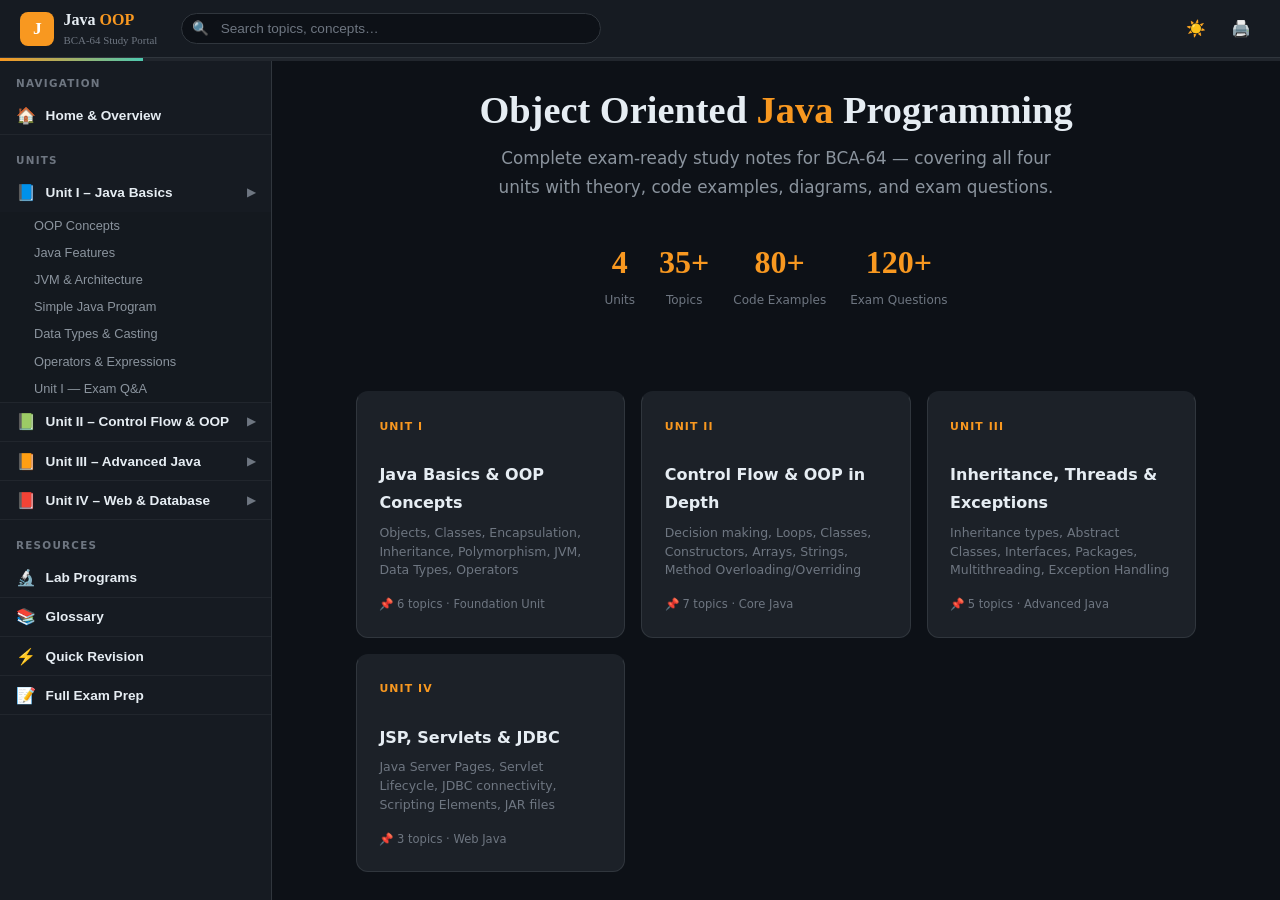
<file: JAVA/index.html>
<!DOCTYPE html>
<html lang="en" data-theme="dark">
<head>
<meta charset="UTF-8">
<meta name="viewport" content="width=device-width, initial-scale=1.0">
<title>Java OOP Study Portal — BCA-64</title>
<link rel="stylesheet" href="styles.css">
</head>
<body>

<!-- ===== HEADER ===== -->
<header>
  <a class="header-brand" href="#home" onclick="return false;">
    <div class="brand-icon">J</div>
    <div class="brand-text">
      <span>Java <em>OOP</em></span>
      <span class="sub">BCA-64 Study Portal</span>
    </div>
  </a>
  <div class="search-wrap">
    <span class="search-ico">🔍</span>
    <input type="text" id="search-input" placeholder="Search topics, concepts…">
    <div id="search-results"></div>
  </div>
  <div class="hdr-actions">
    <button class="btn-icon" id="menu-btn" title="Menu">☰</button>
    <button class="btn-icon" id="theme-btn" title="Toggle Theme">☀️</button>
    <button class="btn-icon" id="print-btn" title="Print">🖨️</button>
  </div>
</header>

<!-- Progress Bar -->
<div id="pbar"><div id="pfill"></div></div>

<!-- ===== APP LAYOUT ===== -->
<div class="app">

<!-- ===== SIDEBAR ===== -->
<aside class="sidebar">
  <div class="sb-section-label">Navigation</div>

  <div class="sb-unit">
    <button class="sb-unit-btn" data-sec="home">
      <span class="u-ico">🏠</span> Home &amp; Overview
    </button>
  </div>

  <div class="sb-section-label">Units</div>

  <div class="sb-unit">
    <button class="sb-unit-btn">
      <span class="u-ico">📘</span> Unit I – Java Basics
      <span class="chev">▶</span>
    </button>
    <div class="sb-items open">
      <button class="sb-link" data-sec="u1-oop">OOP Concepts</button>
      <button class="sb-link" data-sec="u1-features">Java Features</button>
      <button class="sb-link" data-sec="u1-jvm">JVM &amp; Architecture</button>
      <button class="sb-link" data-sec="u1-program">Simple Java Program</button>
      <button class="sb-link" data-sec="u1-datatypes">Data Types &amp; Casting</button>
      <button class="sb-link" data-sec="u1-operators">Operators &amp; Expressions</button>
      <button class="sb-link" data-sec="u1-exam">Unit I — Exam Q&amp;A</button>
    </div>
  </div>

  <div class="sb-unit">
    <button class="sb-unit-btn">
      <span class="u-ico">📗</span> Unit II – Control Flow &amp; OOP
      <span class="chev">▶</span>
    </button>
    <div class="sb-items">
      <button class="sb-link" data-sec="u2-decision">Decision Making</button>
      <button class="sb-link" data-sec="u2-loops">Looping</button>
      <button class="sb-link" data-sec="u2-classes">Classes, Objects &amp; Methods</button>
      <button class="sb-link" data-sec="u2-constructors">Constructors &amp; Wrappers</button>
      <button class="sb-link" data-sec="u2-arrays">Arrays</button>
      <button class="sb-link" data-sec="u2-strings">String Handling</button>
      <button class="sb-link" data-sec="u2-polymorphism">Polymorphism</button>
      <button class="sb-link" data-sec="u2-exam">Unit II — Exam Q&amp;A</button>
    </div>
  </div>

  <div class="sb-unit">
    <button class="sb-unit-btn">
      <span class="u-ico">📙</span> Unit III – Advanced Java
      <span class="chev">▶</span>
    </button>
    <div class="sb-items">
      <button class="sb-link" data-sec="u3-inheritance">Inheritance</button>
      <button class="sb-link" data-sec="u3-interfaces">Abstract Classes &amp; Interfaces</button>
      <button class="sb-link" data-sec="u3-packages">Packages</button>
      <button class="sb-link" data-sec="u3-threads">Multithreaded Programming</button>
      <button class="sb-link" data-sec="u3-exceptions">Exception Handling</button>
      <button class="sb-link" data-sec="u3-exam">Unit III — Exam Q&amp;A</button>
    </div>
  </div>

  <div class="sb-unit">
    <button class="sb-unit-btn">
      <span class="u-ico">📕</span> Unit IV – Web &amp; Database
      <span class="chev">▶</span>
    </button>
    <div class="sb-items">
      <button class="sb-link" data-sec="u4-jsp">JSP</button>
      <button class="sb-link" data-sec="u4-servlets">Servlets</button>
      <button class="sb-link" data-sec="u4-jdbc">JDBC Connectivity</button>
      <button class="sb-link" data-sec="u4-exam">Unit IV — Exam Q&amp;A</button>
    </div>
  </div>

  <div class="sb-section-label">Resources</div>

  <div class="sb-unit">
    <button class="sb-unit-btn" data-sec="lab">
      <span class="u-ico">🔬</span> Lab Programs
    </button>
  </div>
  <div class="sb-unit">
    <button class="sb-unit-btn" data-sec="glossary">
      <span class="u-ico">📚</span> Glossary
    </button>
  </div>
  <div class="sb-unit">
    <button class="sb-unit-btn" data-sec="revision">
      <span class="u-ico">⚡</span> Quick Revision
    </button>
  </div>
  <div class="sb-unit">
    <button class="sb-unit-btn" data-sec="exam-all">
      <span class="u-ico">📝</span> Full Exam Prep
    </button>
  </div>
</aside>

<!-- ===== MAIN CONTENT ===== -->
<main class="main">
<div class="content-wrap">

<!-- ==================== HOME ==================== -->
<section id="home" class="section active">
  <div class="hero">
    <h1>Object Oriented <span class="hi">Java</span> Programming</h1>
    <p class="subtitle">Complete exam-ready study notes for BCA-64 — covering all four units with theory, code examples, diagrams, and exam questions.</p>
    <div class="stats-bar">
      <div class="stat"><div class="val">4</div><div class="lbl">Units</div></div>
      <div class="stat"><div class="val">35+</div><div class="lbl">Topics</div></div>
      <div class="stat"><div class="val">80+</div><div class="lbl">Code Examples</div></div>
      <div class="stat"><div class="val">120+</div><div class="lbl">Exam Questions</div></div>
    </div>
  </div>

  <div class="unit-cards">
    <div class="unit-card" data-goto="u1-oop">
      <div class="u-num">Unit I</div>
      <h3>Java Basics &amp; OOP Concepts</h3>
      <p>Objects, Classes, Encapsulation, Inheritance, Polymorphism, JVM, Data Types, Operators</p>
      <div class="topic-count">📌 6 topics · Foundation Unit</div>
    </div>
    <div class="unit-card" data-goto="u2-decision">
      <div class="u-num">Unit II</div>
      <h3>Control Flow &amp; OOP in Depth</h3>
      <p>Decision making, Loops, Classes, Constructors, Arrays, Strings, Method Overloading/Overriding</p>
      <div class="topic-count">📌 7 topics · Core Java</div>
    </div>
    <div class="unit-card" data-goto="u3-inheritance">
      <div class="u-num">Unit III</div>
      <h3>Inheritance, Threads &amp; Exceptions</h3>
      <p>Inheritance types, Abstract Classes, Interfaces, Packages, Multithreading, Exception Handling</p>
      <div class="topic-count">📌 5 topics · Advanced Java</div>
    </div>
    <div class="unit-card" data-goto="u4-jsp">
      <div class="u-num">Unit IV</div>
      <h3>JSP, Servlets &amp; JDBC</h3>
      <p>Java Server Pages, Servlet Lifecycle, JDBC connectivity, Scripting Elements, JAR files</p>
      <div class="topic-count">📌 3 topics · Web Java</div>
    </div>
  </div>

  <h2>📋 Syllabus at a Glance</h2>
  <div class="tbl-wrap">
    <table>
      <tr><th>Unit</th><th>Topics</th><th>Key Focus</th></tr>
      <tr><td><strong>I</strong></td><td>OOP Concepts, Java Features, JVM, Data Types, Operators</td><td>Foundation concepts</td></tr>
      <tr><td><strong>II</strong></td><td>Decision Making, Loops, Classes, Arrays, Strings, Polymorphism</td><td>Core programming</td></tr>
      <tr><td><strong>III</strong></td><td>Inheritance, Interfaces, Packages, Threads, Exceptions</td><td>Advanced OOP</td></tr>
      <tr><td><strong>IV</strong></td><td>JSP, Servlets, JDBC</td><td>Web + Database</td></tr>
    </table>
  </div>
</section>

<!-- ==================== UNIT I: OOP CONCEPTS ==================== -->
<section id="u1-oop" class="section">
  <div class="unit-badge">📘 Unit I — OOP Concepts</div>
  <h1>Basic Concepts of Object Oriented Programming</h1>
  <p>Object-Oriented Programming (OOP) is a programming paradigm that organizes software design around <strong>data (objects)</strong> rather than functions and logic. Java is a purely object-oriented language that implements all core OOP principles.</p>

  <h2>1. Objects and Classes</h2>

  <h3>Class</h3>
  <div class="box box-def">
    <div class="box-title">Definition</div>
    <p>A <strong>class</strong> is a user-defined blueprint or prototype from which objects are created. It defines the properties (attributes) and behaviors (methods) that objects of that type will have. A class is a <em>logical entity</em>.</p>
  </div>
  <ul>
    <li>A class encapsulates data (fields) and methods that operate on that data.</li>
    <li>Classes do not consume memory until objects are created from them.</li>
    <li>Syntax: <code>class ClassName { // fields and methods }</code></li>
  </ul>

  <h3>Object</h3>
  <div class="box box-def">
    <div class="box-title">Definition</div>
    <p>An <strong>object</strong> is an instance of a class — a real-world entity that has <em>state</em> (attributes), <em>behavior</em> (methods), and <em>identity</em> (unique reference). Objects are <em>physical entities</em> that occupy memory.</p>
  </div>
  <ul>
    <li><strong>State</strong>: Data stored in fields (e.g., name, age, color).</li>
    <li><strong>Behavior</strong>: Actions performed via methods (e.g., run(), eat()).</li>
    <li><strong>Identity</strong>: Unique memory address that differentiates one object from another.</li>
  </ul>

  <div class="code-block">
    <div class="code-hdr">Class and Object Example <span class="code-lang">Java</span></div>
    <pre><code><span class="co">// Class definition</span>
<span class="kw">class</span> <span class="cl">Car</span> {
    <span class="co">// Fields (state)</span>
    <span class="cl">String</span> brand;
    <span class="kw">int</span> speed;

    <span class="co">// Method (behavior)</span>
    <span class="kw">void</span> <span class="mt">accelerate</span>() {
        speed += <span class="nu">10</span>;
        <span class="cl">System</span>.out.<span class="mt">println</span>(brand + <span class="st">" is going at "</span> + speed + <span class="st">" km/h"</span>);
    }
}

<span class="co">// Creating objects</span>
<span class="kw">public class</span> <span class="cl">Main</span> {
    <span class="kw">public static void</span> <span class="mt">main</span>(<span class="cl">String</span>[] args) {
        <span class="cl">Car</span> c1 = <span class="kw">new</span> <span class="cl">Car</span>();  <span class="co">// Object creation</span>
        c1.brand = <span class="st">"Toyota"</span>;
        c1.speed = <span class="nu">60</span>;
        c1.<span class="mt">accelerate</span>();  <span class="co">// Output: Toyota is going at 70 km/h</span>
    }
}</code></pre>
  </div>

  <h2>2. Data Abstraction &amp; Encapsulation</h2>

  <h3>Abstraction</h3>
  <div class="box box-def">
    <div class="box-title">Definition</div>
    <p><strong>Abstraction</strong> is the process of hiding internal implementation details and showing only the essential features of an object. It focuses on <em>what</em> an object does, not <em>how</em> it does it.</p>
  </div>
  <ul>
    <li>Reduces complexity by hiding unnecessary details from the user.</li>
    <li>Achieved in Java via <strong>abstract classes</strong> and <strong>interfaces</strong>.</li>
    <li>Real-world example: A car driver uses the steering wheel and pedals without knowing the engine internals.</li>
  </ul>

  <h3>Encapsulation</h3>
  <div class="box box-def">
    <div class="box-title">Definition</div>
    <p><strong>Encapsulation</strong> is the mechanism of bundling data (fields) and the methods that operate on that data into a single unit (class), and restricting direct access to some components using access modifiers.</p>
  </div>
  <ul>
    <li>Achieved using <code>private</code> fields with <code>public</code> getter/setter methods.</li>
    <li>Protects data from accidental modification.</li>
    <li>Also called <strong>data hiding</strong>.</li>
  </ul>

  <div class="code-block">
    <div class="code-hdr">Encapsulation Example <span class="code-lang">Java</span></div>
    <pre><code><span class="kw">class</span> <span class="cl">BankAccount</span> {
    <span class="kw">private double</span> balance;  <span class="co">// hidden from outside</span>

    <span class="kw">public void</span> <span class="mt">deposit</span>(<span class="kw">double</span> amount) {
        <span class="kw">if</span> (amount &gt; <span class="nu">0</span>) balance += amount;
    }

    <span class="kw">public double</span> <span class="mt">getBalance</span>() {
        <span class="kw">return</span> balance;  <span class="co">// controlled access</span>
    }
}</code></pre>
  </div>

  <h2>3. Inheritance</h2>
  <div class="box box-def">
    <div class="box-title">Definition</div>
    <p><strong>Inheritance</strong> is the mechanism by which one class (child/subclass) acquires the properties and behaviors of another class (parent/superclass). It represents an <em>IS-A relationship</em>.</p>
  </div>
  <ul>
    <li>Promotes code reusability — child classes inherit fields and methods.</li>
    <li>Achieved using the <code>extends</code> keyword in Java.</li>
    <li>Java supports single, multilevel, and hierarchical inheritance directly. Multiple inheritance is achieved via interfaces.</li>
    <li>The parent class is also called <em>base class</em> or <em>superclass</em>; the child is called <em>derived class</em> or <em>subclass</em>.</li>
  </ul>

  <h2>4. Polymorphism</h2>
  <div class="box box-def">
    <div class="box-title">Definition</div>
    <p><strong>Polymorphism</strong> means "many forms." It allows one interface to be used for a general class of actions. The same method name can behave differently depending on the object or arguments.</p>
  </div>
  <p>Two types:</p>
  <ul>
    <li><strong>Compile-time Polymorphism</strong> (Static Binding): Method Overloading — multiple methods with the same name but different parameters.</li>
    <li><strong>Runtime Polymorphism</strong> (Dynamic Binding): Method Overriding — child class redefines a parent method; resolved at runtime.</li>
  </ul>

  <h2>5. Dynamic Binding</h2>
  <div class="box box-def">
    <div class="box-title">Definition</div>
    <p><strong>Dynamic Binding</strong> (late binding) is the process where the method call is resolved at <em>runtime</em> rather than compile time. Java resolves overridden method calls dynamically based on the actual object type.</p>
  </div>
  <div class="code-block">
    <div class="code-hdr">Dynamic Binding Example <span class="code-lang">Java</span></div>
    <pre><code><span class="kw">class</span> <span class="cl">Animal</span> {
    <span class="kw">void</span> <span class="mt">sound</span>() { <span class="cl">System</span>.out.<span class="mt">println</span>(<span class="st">"Generic sound"</span>); }
}
<span class="kw">class</span> <span class="cl">Dog</span> <span class="kw">extends</span> <span class="cl">Animal</span> {
    <span class="kw">void</span> <span class="mt">sound</span>() { <span class="cl">System</span>.out.<span class="mt">println</span>(<span class="st">"Woof!"</span>); }
}
<span class="cl">Animal</span> a = <span class="kw">new</span> <span class="cl">Dog</span>();  <span class="co">// reference is Animal, object is Dog</span>
a.<span class="mt">sound</span>();  <span class="co">// Output: Woof! — resolved at runtime (dynamic binding)</span></code></pre>
  </div>

  <h2>6. Message Passing</h2>
  <div class="box box-def">
    <div class="box-title">Definition</div>
    <p><strong>Message Passing</strong> is the process by which objects communicate with each other by invoking methods (sending messages). When an object calls a method of another object, it is said to be "sending a message."</p>
  </div>
  <ul>
    <li>A message consists of: the object name, the method name, and any parameters.</li>
    <li>Example: <code>obj.methodName(parameters);</code></li>
    <li>Enables loose coupling between objects — each object handles its own data.</li>
  </ul>

  <h2>🔑 OOP Concepts Summary Table</h2>
  <div class="tbl-wrap">
    <table>
      <tr><th>Concept</th><th>Meaning</th><th>Java Mechanism</th></tr>
      <tr><td><strong>Class</strong></td><td>Blueprint for objects</td><td><code>class</code> keyword</td></tr>
      <tr><td><strong>Object</strong></td><td>Instance of a class</td><td><code>new</code> keyword</td></tr>
      <tr><td><strong>Abstraction</strong></td><td>Hide implementation</td><td>Abstract classes, Interfaces</td></tr>
      <tr><td><strong>Encapsulation</strong></td><td>Bundle data + methods, data hiding</td><td>Private fields + getters/setters</td></tr>
      <tr><td><strong>Inheritance</strong></td><td>Child acquires parent properties</td><td><code>extends</code></td></tr>
      <tr><td><strong>Polymorphism</strong></td><td>One interface, many forms</td><td>Overloading, Overriding</td></tr>
      <tr><td><strong>Dynamic Binding</strong></td><td>Method resolved at runtime</td><td>Method overriding</td></tr>
      <tr><td><strong>Message Passing</strong></td><td>Objects communicate via methods</td><td>Method calls</td></tr>
    </table>
  </div>
</section>

<!-- ==================== UNIT I: JAVA FEATURES ==================== -->
<section id="u1-features" class="section">
  <div class="unit-badge">📘 Unit I — Java Features</div>
  <h1>Java Features</h1>
  <p>Java was designed by <strong>James Gosling</strong> at Sun Microsystems (now Oracle) and released in 1995. Its key design goals were simplicity, portability, and security. Java's famous slogan is <strong>"Write Once, Run Anywhere" (WORA)</strong>.</p>

  <h2>Key Features of Java</h2>

  <div class="cards">
    <div class="card">
      <div class="card-ico">✍️</div>
      <div class="card-title">Simple</div>
      <div class="card-desc">Java syntax is clean and easy to learn. No pointers, no manual memory management. Familiar C/C++ style syntax.</div>
    </div>
    <div class="card">
      <div class="card-ico">🔷</div>
      <div class="card-title">Object-Oriented</div>
      <div class="card-desc">Everything in Java is an object. Supports all OOP principles: abstraction, encapsulation, inheritance, polymorphism.</div>
    </div>
    <div class="card">
      <div class="card-ico">🌐</div>
      <div class="card-title">Platform Independent</div>
      <div class="card-desc">Java code compiles to bytecode (.class files) that runs on any JVM. Write once, run anywhere.</div>
    </div>
    <div class="card">
      <div class="card-ico">💪</div>
      <div class="card-title">Robust</div>
      <div class="card-desc">Strong type checking, exception handling, garbage collection. No dangling pointers or memory leaks.</div>
    </div>
    <div class="card">
      <div class="card-ico">🔒</div>
      <div class="card-title">Secure</div>
      <div class="card-desc">No explicit pointers. Bytecode verifier checks code before execution. Security manager controls resource access.</div>
    </div>
    <div class="card">
      <div class="card-ico">🧵</div>
      <div class="card-title">Multithreaded</div>
      <div class="card-desc">Built-in support for multithreading via Thread class and Runnable interface. Enables concurrent execution.</div>
    </div>
    <div class="card">
      <div class="card-ico">⚡</div>
      <div class="card-title">High Performance</div>
      <div class="card-desc">JIT (Just-In-Time) compiler converts bytecode to native machine code at runtime for faster execution.</div>
    </div>
    <div class="card">
      <div class="card-ico">🔗</div>
      <div class="card-title">Distributed</div>
      <div class="card-desc">Built-in support for TCP/IP, HTTP, FTP protocols. RMI (Remote Method Invocation) for distributed applications.</div>
    </div>
    <div class="card">
      <div class="card-ico">📦</div>
      <div class="card-title">Portable</div>
      <div class="card-desc">Java data types are standardized (int = 32 bits everywhere). Bytecode runs on any platform with JVM.</div>
    </div>
    <div class="card">
      <div class="card-ico">🔄</div>
      <div class="card-title">Dynamic</div>
      <div class="card-desc">Supports dynamic loading of classes. Classes are loaded only when needed. Reflection API for runtime class info.</div>
    </div>
    <div class="card">
      <div class="card-ico">🏗️</div>
      <div class="card-title">Architecture Neutral</div>
      <div class="card-desc">Compiled bytecode is not tied to any specific processor. Same .class file runs on 32-bit and 64-bit systems.</div>
    </div>
    <div class="card">
      <div class="card-ico">🗑️</div>
      <div class="card-title">Automatic Garbage Collection</div>
      <div class="card-desc">JVM automatically reclaims memory from objects no longer in use. No need for manual memory deallocation.</div>
    </div>
  </div>

  <h2>JDK vs JRE vs JVM</h2>
  <div class="tbl-wrap">
    <table>
      <tr><th>Component</th><th>Full Form</th><th>Purpose</th><th>Contains</th></tr>
      <tr><td><strong>JVM</strong></td><td>Java Virtual Machine</td><td>Executes bytecode</td><td>Class loader, Interpreter, JIT, Memory areas</td></tr>
      <tr><td><strong>JRE</strong></td><td>Java Runtime Environment</td><td>Run Java programs</td><td>JVM + Standard libraries</td></tr>
      <tr><td><strong>JDK</strong></td><td>Java Development Kit</td><td>Develop Java programs</td><td>JRE + javac + javadoc + tools</td></tr>
    </table>
  </div>
  <div class="box box-imp">
    <div class="box-title">⭐ Exam Important</div>
    <p><strong>To run Java</strong> → need JRE. <strong>To develop Java</strong> → need JDK. JDK ⊃ JRE ⊃ JVM (JDK contains JRE which contains JVM).</p>
  </div>
</section>

<!-- ==================== UNIT I: JVM ==================== -->
<section id="u1-jvm" class="section">
  <div class="unit-badge">📘 Unit I — JVM &amp; Architecture</div>
  <h1>Java Virtual Machine (JVM) &amp; Byte Code</h1>
  <p>The JVM is the engine that runs Java bytecode. It provides a platform-independent execution environment — the key to Java's "Write Once, Run Anywhere" capability.</p>

  <h2>How Java Programs Execute</h2>
  <div class="box box-note">
    <div class="box-title">Execution Flow</div>
    <p><strong>Source Code (.java)</strong> → <em>javac (compiler)</em> → <strong>Bytecode (.class)</strong> → <em>JVM (interpreter/JIT)</em> → <strong>Machine Code</strong> → <em>Output</em></p>
  </div>

  <h2>JVM Architecture</h2>

  <div class="diag-wrap">
    <svg viewBox="0 0 680 440" xmlns="http://www.w3.org/2000/svg" style="max-width:680px">
      <defs>
        <marker id="arr" markerWidth="10" markerHeight="7" refX="9" refY="3.5" orient="auto">
          <polygon points="0 0, 10 3.5, 0 7" fill="#f89820"/>
        </marker>
      </defs>
      <!-- JVM outer box -->
      <rect x="10" y="10" width="660" height="420" rx="10" fill="#1c2128" stroke="#f89820" stroke-width="2"/>
      <text x="340" y="35" text-anchor="middle" fill="#f89820" font-size="14" font-weight="bold" font-family="Georgia,serif">Java Virtual Machine (JVM)</text>

      <!-- Class Loader Subsystem -->
      <rect x="30" y="50" width="180" height="100" rx="8" fill="#0d1117" stroke="#4ec9b0" stroke-width="1.5"/>
      <text x="120" y="72" text-anchor="middle" fill="#4ec9b0" font-size="11" font-weight="bold">Class Loader</text>
      <text x="120" y="90" text-anchor="middle" fill="#8b949e" font-size="10">Bootstrap</text>
      <text x="120" y="107" text-anchor="middle" fill="#8b949e" font-size="10">Extension</text>
      <text x="120" y="124" text-anchor="middle" fill="#8b949e" font-size="10">Application</text>
      <text x="120" y="141" text-anchor="middle" fill="#8b949e" font-size="10">Bytecode Verifier</text>

      <!-- Arrow from CL to memory -->
      <line x1="210" y1="100" x2="255" y2="100" stroke="#f89820" stroke-width="1.5" marker-end="url(#arr)"/>

      <!-- Runtime Data Areas -->
      <rect x="255" y="50" width="395" height="260" rx="8" fill="#0d1117" stroke="#79c0ff" stroke-width="1.5"/>
      <text x="452" y="72" text-anchor="middle" fill="#79c0ff" font-size="11" font-weight="bold">Runtime Data Areas</text>

      <rect x="270" y="82" width="110" height="50" rx="5" fill="#1c2128" stroke="#e3b341" stroke-width="1"/>
      <text x="325" y="104" text-anchor="middle" fill="#e3b341" font-size="10" font-weight="bold">Method Area</text>
      <text x="325" y="120" text-anchor="middle" fill="#8b949e" font-size="9">Class info, static vars</text>

      <rect x="395" y="82" width="100" height="50" rx="5" fill="#1c2128" stroke="#e3b341" stroke-width="1"/>
      <text x="445" y="104" text-anchor="middle" fill="#e3b341" font-size="10" font-weight="bold">Heap</text>
      <text x="445" y="120" text-anchor="middle" fill="#8b949e" font-size="9">Objects, arrays</text>

      <rect x="510" y="82" width="120" height="50" rx="5" fill="#1c2128" stroke="#e3b341" stroke-width="1"/>
      <text x="570" y="104" text-anchor="middle" fill="#e3b341" font-size="10" font-weight="bold">JVM Stack</text>
      <text x="570" y="120" text-anchor="middle" fill="#8b949e" font-size="9">Stack frames, local vars</text>

      <rect x="270" y="145" width="115" height="50" rx="5" fill="#1c2128" stroke="#e3b341" stroke-width="1"/>
      <text x="327" y="167" text-anchor="middle" fill="#e3b341" font-size="10" font-weight="bold">PC Register</text>
      <text x="327" y="183" text-anchor="middle" fill="#8b949e" font-size="9">Current instruction</text>

      <rect x="400" y="145" width="230" height="50" rx="5" fill="#1c2128" stroke="#e3b341" stroke-width="1"/>
      <text x="515" y="167" text-anchor="middle" fill="#e3b341" font-size="10" font-weight="bold">Native Method Stack</text>
      <text x="515" y="183" text-anchor="middle" fill="#8b949e" font-size="9">For native (C/C++) methods</text>

      <!-- Execution Engine -->
      <rect x="30" y="320" width="620" height="100" rx="8" fill="#0d1117" stroke="#d2a8ff" stroke-width="1.5"/>
      <text x="340" y="342" text-anchor="middle" fill="#d2a8ff" font-size="11" font-weight="bold">Execution Engine</text>

      <rect x="50" y="352" width="150" height="50" rx="5" fill="#1c2128" stroke="#7ee787" stroke-width="1"/>
      <text x="125" y="374" text-anchor="middle" fill="#7ee787" font-size="10" font-weight="bold">Interpreter</text>
      <text x="125" y="390" text-anchor="middle" fill="#8b949e" font-size="9">Executes bytecode line by line</text>

      <rect x="220" y="352" width="200" height="50" rx="5" fill="#1c2128" stroke="#7ee787" stroke-width="1"/>
      <text x="320" y="374" text-anchor="middle" fill="#7ee787" font-size="10" font-weight="bold">JIT Compiler</text>
      <text x="320" y="390" text-anchor="middle" fill="#8b949e" font-size="9">Compiles hot code to native</text>

      <rect x="440" y="352" width="190" height="50" rx="5" fill="#1c2128" stroke="#7ee787" stroke-width="1"/>
      <text x="535" y="374" text-anchor="middle" fill="#7ee787" font-size="10" font-weight="bold">Garbage Collector</text>
      <text x="535" y="390" text-anchor="middle" fill="#8b949e" font-size="9">Reclaims unused memory</text>

      <!-- Arrow from Runtime to Execution Engine -->
      <line x1="340" y1="310" x2="340" y2="320" stroke="#f89820" stroke-width="1.5" marker-end="url(#arr)"/>
    </svg>
    <div class="diag-cap">Figure 1: JVM Architecture — Class Loader → Runtime Data Areas → Execution Engine</div>
  </div>

  <h2>JVM Components Explained</h2>

  <h3>1. Class Loader Subsystem</h3>
  <ul>
    <li><strong>Loading</strong>: Reads .class files from disk/network.</li>
    <li><strong>Linking</strong>: Verifies bytecode, prepares memory, resolves symbolic references.</li>
    <li><strong>Initialization</strong>: Executes static initializers and static blocks.</li>
  </ul>

  <h3>2. Runtime Data Areas (Memory Areas)</h3>
  <div class="tbl-wrap">
    <table>
      <tr><th>Area</th><th>Per Thread?</th><th>Stores</th></tr>
      <tr><td><strong>Method Area</strong></td><td>Shared</td><td>Class-level data, static variables, method bytecode</td></tr>
      <tr><td><strong>Heap</strong></td><td>Shared</td><td>All objects and arrays (garbage collected)</td></tr>
      <tr><td><strong>JVM Stack</strong></td><td>Per Thread</td><td>Stack frames for each method call, local variables, operands</td></tr>
      <tr><td><strong>PC Register</strong></td><td>Per Thread</td><td>Address of the current executing bytecode instruction</td></tr>
      <tr><td><strong>Native Method Stack</strong></td><td>Per Thread</td><td>Native (C/C++) method calls</td></tr>
    </table>
  </div>

  <h3>3. Execution Engine</h3>
  <ul>
    <li><strong>Interpreter</strong>: Reads and executes bytecode instructions one by one. Slower but starts quickly.</li>
    <li><strong>JIT (Just-In-Time) Compiler</strong>: Identifies "hot" code (frequently executed), compiles entire methods to native code for speed.</li>
    <li><strong>Garbage Collector</strong>: Automatically frees heap memory occupied by objects no longer reachable.</li>
  </ul>

  <h2>Bytecode Interpretation</h2>
  <div class="box box-def">
    <div class="box-title">Definition</div>
    <p><strong>Bytecode</strong> is an intermediate representation of Java programs — neither source code nor machine code. It is platform-neutral and is interpreted (or JIT-compiled) by the JVM on any host machine.</p>
  </div>
  <ul>
    <li>javac compiles .java source to .class (bytecode) files.</li>
    <li>Bytecode is compact, approximately 10-20% of the source code size.</li>
    <li>The JVM can verify bytecode before execution for security.</li>
    <li>This is what makes Java <strong>platform independent</strong>.</li>
  </ul>
</section>

<!-- ==================== UNIT I: SIMPLE JAVA PROGRAM ==================== -->
<section id="u1-program" class="section">
  <div class="unit-badge">📘 Unit I — Simple Java Program</div>
  <h1>Simple Java Program &amp; Command Line Arguments</h1>

  <h2>Anatomy of a Java Program</h2>
  <div class="code-block">
    <div class="code-hdr">Hello World — Complete Java Program <span class="code-lang">Java</span></div>
    <pre><code><span class="co">/**
 * HelloWorld — First Java Program
 */</span>
<span class="kw">public class</span> <span class="cl">HelloWorld</span> {         <span class="co">// class declaration (must match filename)</span>

    <span class="kw">public static void</span> <span class="mt">main</span>(<span class="cl">String</span>[] args) {  <span class="co">// main method — entry point</span>
        <span class="cl">System</span>.out.<span class="mt">println</span>(<span class="st">"Hello, World!"</span>);   <span class="co">// print to console</span>
    }
}</code></pre>
  </div>

  <h2>Breaking Down the Code</h2>
  <div class="tbl-wrap">
    <table>
      <tr><th>Keyword/Element</th><th>Meaning</th></tr>
      <tr><td><code>public</code></td><td>Access modifier — accessible from anywhere</td></tr>
      <tr><td><code>class HelloWorld</code></td><td>Class declaration; filename must be HelloWorld.java</td></tr>
      <tr><td><code>static</code></td><td>Method belongs to class, not an instance — can be called without object</td></tr>
      <tr><td><code>void</code></td><td>Return type — main() returns nothing</td></tr>
      <tr><td><code>main</code></td><td>Entry point — JVM calls this method first</td></tr>
      <tr><td><code>String[] args</code></td><td>Array of command-line arguments passed to the program</td></tr>
      <tr><td><code>System.out.println()</code></td><td>Print to console with newline at end</td></tr>
    </table>
  </div>

  <h2>Compilation and Execution</h2>
  <div class="code-block">
    <div class="code-hdr">Compilation &amp; Execution Commands <span class="code-lang">Terminal</span></div>
    <pre><code># Step 1: Compile the source file
javac HelloWorld.java   →  produces HelloWorld.class

# Step 2: Run the program
java HelloWorld         →  JVM loads HelloWorld.class and executes main()

# Output:
Hello, World!</code></pre>
  </div>

  <h2>Command Line Arguments</h2>
  <div class="box box-def">
    <div class="box-title">Definition</div>
    <p><strong>Command-line arguments</strong> are values passed to a program at the time of execution. In Java, they are received by the <code>main</code> method as a <code>String[]</code> array named <code>args</code>.</p>
  </div>

  <div class="code-block">
    <div class="code-hdr">Command Line Arguments Example <span class="code-lang">Java</span></div>
    <pre><code><span class="kw">public class</span> <span class="cl">CmdDemo</span> {
    <span class="kw">public static void</span> <span class="mt">main</span>(<span class="cl">String</span>[] args) {
        <span class="cl">System</span>.out.<span class="mt">println</span>(<span class="st">"Number of arguments: "</span> + args.length);

        <span class="kw">for</span> (<span class="kw">int</span> i = <span class="nu">0</span>; i &lt; args.length; i++) {
            <span class="cl">System</span>.out.<span class="mt">println</span>(<span class="st">"args["</span> + i + <span class="st">"] = "</span> + args[i]);
        }

        <span class="co">// Converting string arg to int</span>
        <span class="kw">if</span> (args.length &gt; <span class="nu">0</span>) {
            <span class="kw">int</span> num = <span class="cl">Integer</span>.<span class="mt">parseInt</span>(args[<span class="nu">0</span>]);
            <span class="cl">System</span>.out.<span class="mt">println</span>(<span class="st">"Parsed number: "</span> + num);
        }
    }
}
<span class="co">// Run: java CmdDemo 42 Hello World
// Output:
// Number of arguments: 3
// args[0] = 42
// args[1] = Hello
// args[2] = World
// Parsed number: 42</span></code></pre>
  </div>

  <div class="box box-imp">
    <div class="box-title">Important Notes</div>
    <ul>
      <li>All command-line arguments are received as <strong>Strings</strong>.</li>
      <li>To use numeric values, convert using <code>Integer.parseInt()</code>, <code>Double.parseDouble()</code>, etc.</li>
      <li><code>args.length</code> gives the number of arguments passed.</li>
      <li>If no arguments are passed, <code>args.length == 0</code> (not null).</li>
    </ul>
  </div>
</section>

<!-- ==================== UNIT I: DATA TYPES ==================== -->
<section id="u1-datatypes" class="section">
  <div class="unit-badge">📘 Unit I — Data Types &amp; Type Casting</div>
  <h1>Data Types &amp; Type Casting</h1>
  <p>Java is a <strong>strongly typed</strong> language — every variable must be declared with a specific data type. Java has two categories of data types: <strong>Primitive</strong> and <strong>Reference</strong>.</p>

  <h2>Primitive Data Types</h2>
  <div class="tbl-wrap">
    <table>
      <tr><th>Type</th><th>Size</th><th>Range</th><th>Default</th><th>Example</th></tr>
      <tr><td><code>byte</code></td><td>8 bit</td><td>-128 to 127</td><td>0</td><td><code>byte b = 100;</code></td></tr>
      <tr><td><code>short</code></td><td>16 bit</td><td>-32,768 to 32,767</td><td>0</td><td><code>short s = 5000;</code></td></tr>
      <tr><td><code>int</code></td><td>32 bit</td><td>-2,147,483,648 to 2,147,483,647</td><td>0</td><td><code>int i = 100000;</code></td></tr>
      <tr><td><code>long</code></td><td>64 bit</td><td>-9.2×10¹⁸ to 9.2×10¹⁸</td><td>0L</td><td><code>long l = 9L;</code></td></tr>
      <tr><td><code>float</code></td><td>32 bit</td><td>~±3.4×10³⁸ (7 digits)</td><td>0.0f</td><td><code>float f = 3.14f;</code></td></tr>
      <tr><td><code>double</code></td><td>64 bit</td><td>~±1.8×10³⁰⁸ (15 digits)</td><td>0.0d</td><td><code>double d = 3.14;</code></td></tr>
      <tr><td><code>char</code></td><td>16 bit</td><td>0 to 65,535 (Unicode)</td><td>'\u0000'</td><td><code>char c = 'A';</code></td></tr>
      <tr><td><code>boolean</code></td><td>1 bit</td><td>true or false</td><td>false</td><td><code>boolean b = true;</code></td></tr>
    </table>
  </div>

  <h2>Reference Data Types</h2>
  <ul>
    <li><strong>Classes</strong>: <code>String name = "Java";</code></li>
    <li><strong>Arrays</strong>: <code>int[] arr = new int[5];</code></li>
    <li><strong>Interfaces</strong>: Variable holds reference to an implementing class.</li>
    <li>Default value is <code>null</code> (no object referenced).</li>
    <li>Stored as a reference (memory address) on the stack; actual object on heap.</li>
  </ul>

  <h2>Type Casting</h2>
  <div class="box box-def">
    <div class="box-title">Definition</div>
    <p><strong>Type Casting</strong> is the process of converting a value from one data type to another. Java supports two kinds:</p>
  </div>

  <h3>Widening (Implicit) Casting</h3>
  <p>Converting a smaller type to a larger type automatically. No data loss. Done by the compiler.</p>
  <div class="formula">byte → short → int → long → float → double</div>
  <div class="code-block">
    <div class="code-hdr">Widening Casting <span class="code-lang">Java</span></div>
    <pre><code><span class="kw">int</span> i = <span class="nu">100</span>;
<span class="kw">long</span> l = i;       <span class="co">// automatic widening</span>
<span class="kw">double</span> d = l;     <span class="co">// automatic widening</span>
<span class="cl">System</span>.out.<span class="mt">println</span>(d);  <span class="co">// 100.0</span></code></pre>
  </div>

  <h3>Narrowing (Explicit) Casting</h3>
  <p>Converting a larger type to a smaller type. May cause data loss. Must be done explicitly by programmer.</p>
  <div class="code-block">
    <div class="code-hdr">Narrowing Casting <span class="code-lang">Java</span></div>
    <pre><code><span class="kw">double</span> d = <span class="nu">9.99</span>;
<span class="kw">int</span> i = (<span class="kw">int</span>) d;   <span class="co">// explicit cast — fractional part truncated</span>
<span class="cl">System</span>.out.<span class="mt">println</span>(i);  <span class="co">// 9 (not 10!)</span>

<span class="kw">long</span> l = <span class="nu">300</span>;
<span class="kw">byte</span> b = (<span class="kw">byte</span>) l;  <span class="co">// 300 overflows byte range (-128 to 127)</span>
<span class="cl">System</span>.out.<span class="mt">println</span>(b);  <span class="co">// 44 (300 % 256 = 44)</span></code></pre>
  </div>

  <h2>Variables in Java</h2>
  <div class="tbl-wrap">
    <table>
      <tr><th>Type</th><th>Declared In</th><th>Scope</th><th>Default Value</th></tr>
      <tr><td><strong>Local Variable</strong></td><td>Method/block</td><td>Within the method/block only</td><td>None (must initialize)</td></tr>
      <tr><td><strong>Instance Variable</strong></td><td>Class (non-static)</td><td>Entire class (via object)</td><td>Type's default (0, null, false)</td></tr>
      <tr><td><strong>Class Variable</strong></td><td>Class (static)</td><td>Entire class (via class name)</td><td>Type's default</td></tr>
    </table>
  </div>
</section>

<!-- ==================== UNIT I: OPERATORS ==================== -->
<section id="u1-operators" class="section">
  <div class="unit-badge">📘 Unit I — Operators &amp; Expressions</div>
  <h1>Operators &amp; Expressions</h1>
  <p>Operators are symbols that perform operations on operands. Java provides a rich set of operators for arithmetic, comparison, logical operations, and more.</p>

  <h2>1. Arithmetic Operators</h2>
  <div class="tbl-wrap">
    <table>
      <tr><th>Operator</th><th>Name</th><th>Example</th><th>Result</th></tr>
      <tr><td><code>+</code></td><td>Addition</td><td><code>10 + 3</code></td><td>13</td></tr>
      <tr><td><code>-</code></td><td>Subtraction</td><td><code>10 - 3</code></td><td>7</td></tr>
      <tr><td><code>*</code></td><td>Multiplication</td><td><code>10 * 3</code></td><td>30</td></tr>
      <tr><td><code>/</code></td><td>Division</td><td><code>10 / 3</code></td><td>3 (integer)</td></tr>
      <tr><td><code>%</code></td><td>Modulus (Remainder)</td><td><code>10 % 3</code></td><td>1</td></tr>
    </table>
  </div>

  <h2>2. Increment &amp; Decrement Operators</h2>
  <div class="tbl-wrap">
    <table>
      <tr><th>Operator</th><th>Name</th><th>Effect</th><th>Pre vs Post</th></tr>
      <tr><td><code>++x</code></td><td>Pre-increment</td><td>Increment first, then use value</td><td>x becomes x+1 before expression evaluates</td></tr>
      <tr><td><code>x++</code></td><td>Post-increment</td><td>Use value first, then increment</td><td>x becomes x+1 after expression evaluates</td></tr>
      <tr><td><code>--x</code></td><td>Pre-decrement</td><td>Decrement first, then use</td><td>x becomes x-1 before expression</td></tr>
      <tr><td><code>x--</code></td><td>Post-decrement</td><td>Use value first, then decrement</td><td>x becomes x-1 after expression</td></tr>
    </table>
  </div>
  <div class="code-block">
    <div class="code-hdr">Increment/Decrement <span class="code-lang">Java</span></div>
    <pre><code><span class="kw">int</span> a = <span class="nu">5</span>;
<span class="cl">System</span>.out.<span class="mt">println</span>(a++);  <span class="co">// prints 5, then a becomes 6</span>
<span class="cl">System</span>.out.<span class="mt">println</span>(a);    <span class="co">// prints 6</span>
<span class="cl">System</span>.out.<span class="mt">println</span>(++a);  <span class="co">// a becomes 7, then prints 7</span></code></pre>
  </div>

  <h2>3. Relational Operators</h2>
  <div class="tbl-wrap">
    <table>
      <tr><th>Operator</th><th>Meaning</th><th>Example (a=5, b=3)</th><th>Result</th></tr>
      <tr><td><code>==</code></td><td>Equal to</td><td><code>a == b</code></td><td>false</td></tr>
      <tr><td><code>!=</code></td><td>Not equal to</td><td><code>a != b</code></td><td>true</td></tr>
      <tr><td><code>&gt;</code></td><td>Greater than</td><td><code>a &gt; b</code></td><td>true</td></tr>
      <tr><td><code>&lt;</code></td><td>Less than</td><td><code>a &lt; b</code></td><td>false</td></tr>
      <tr><td><code>&gt;=</code></td><td>Greater or equal</td><td><code>a &gt;= 5</code></td><td>true</td></tr>
      <tr><td><code>&lt;=</code></td><td>Less or equal</td><td><code>b &lt;= 3</code></td><td>true</td></tr>
    </table>
  </div>

  <h2>4. Logical Operators</h2>
  <div class="tbl-wrap">
    <table>
      <tr><th>Operator</th><th>Name</th><th>Description</th><th>Example</th></tr>
      <tr><td><code>&amp;&amp;</code></td><td>Logical AND</td><td>true if BOTH operands are true. Short-circuit: stops if first is false.</td><td><code>true &amp;&amp; false</code> → false</td></tr>
      <tr><td><code>||</code></td><td>Logical OR</td><td>true if AT LEAST ONE is true. Short-circuit: stops if first is true.</td><td><code>true || false</code> → true</td></tr>
      <tr><td><code>!</code></td><td>Logical NOT</td><td>Negates the boolean value.</td><td><code>!true</code> → false</td></tr>
    </table>
  </div>

  <h2>5. Bitwise Operators</h2>
  <div class="tbl-wrap">
    <table>
      <tr><th>Operator</th><th>Name</th><th>Operation</th><th>Example (a=5=0101, b=3=0011)</th></tr>
      <tr><td><code>&amp;</code></td><td>Bitwise AND</td><td>1 if both bits are 1</td><td>5 &amp; 3 = 0001 = 1</td></tr>
      <tr><td><code>|</code></td><td>Bitwise OR</td><td>1 if either bit is 1</td><td>5 | 3 = 0111 = 7</td></tr>
      <tr><td><code>^</code></td><td>Bitwise XOR</td><td>1 if bits are different</td><td>5 ^ 3 = 0110 = 6</td></tr>
      <tr><td><code>~</code></td><td>Bitwise NOT</td><td>Inverts all bits</td><td>~5 = -6</td></tr>
      <tr><td><code>&lt;&lt;</code></td><td>Left Shift</td><td>Shifts bits left, fills 0 on right</td><td>5 &lt;&lt; 1 = 10</td></tr>
      <tr><td><code>&gt;&gt;</code></td><td>Right Shift</td><td>Shifts bits right, preserves sign</td><td>5 &gt;&gt; 1 = 2</td></tr>
      <tr><td><code>&gt;&gt;&gt;</code></td><td>Unsigned Right Shift</td><td>Shifts bits right, fills 0</td><td>-5 &gt;&gt;&gt; 1 = large positive</td></tr>
    </table>
  </div>

  <h2>6. Conditional (Ternary) Operator</h2>
  <div class="box box-def">
    <div class="box-title">Syntax</div>
    <p><code>variable = (condition) ? value_if_true : value_if_false;</code></p>
  </div>
  <div class="code-block">
    <div class="code-hdr">Ternary Operator <span class="code-lang">Java</span></div>
    <pre><code><span class="kw">int</span> a = <span class="nu">10</span>, b = <span class="nu">20</span>;
<span class="kw">int</span> max = (a &gt; b) ? a : b;   <span class="co">// max = 20</span>
<span class="cl">String</span> result = (a % <span class="nu">2</span> == <span class="nu">0</span>) ? <span class="st">"Even"</span> : <span class="st">"Odd"</span>;  <span class="co">// "Even"</span></code></pre>
  </div>

  <h2>Operator Precedence (High to Low)</h2>
  <div class="tbl-wrap">
    <table>
      <tr><th>Level</th><th>Operators</th></tr>
      <tr><td>1 (Highest)</td><td><code>() [] .</code> (postfix)</td></tr>
      <tr><td>2</td><td><code>++ -- ~ !</code> (unary)</td></tr>
      <tr><td>3</td><td><code>* / %</code></td></tr>
      <tr><td>4</td><td><code>+ -</code></td></tr>
      <tr><td>5</td><td><code>&lt;&lt; &gt;&gt; &gt;&gt;&gt;</code></td></tr>
      <tr><td>6</td><td><code>&lt; &gt; &lt;= &gt;=</code></td></tr>
      <tr><td>7</td><td><code>== !=</code></td></tr>
      <tr><td>8</td><td><code>&amp;</code></td></tr>
      <tr><td>9</td><td><code>^</code></td></tr>
      <tr><td>10</td><td><code>|</code></td></tr>
      <tr><td>11</td><td><code>&amp;&amp;</code></td></tr>
      <tr><td>12</td><td><code>||</code></td></tr>
      <tr><td>13</td><td><code>?:</code> (ternary)</td></tr>
      <tr><td>14 (Lowest)</td><td><code>= += -= *= /= %=</code> (assignment)</td></tr>
    </table>
  </div>
</section>

<!-- ==================== UNIT I: EXAM ==================== -->
<section id="u1-exam" class="section">
  <div class="unit-badge">📘 Unit I — Exam Questions</div>
  <h1>Unit I — Exam Questions &amp; Key Points</h1>

  <h2>⭐ Most Important Topics for Exam</h2>
  <ul class="obj-list">
    <li>All 8 OOP concepts with definitions and examples</li>
    <li>Difference between JVM, JRE, and JDK</li>
    <li>JVM architecture (memory areas + execution engine)</li>
    <li>Java features (especially Platform Independence)</li>
    <li>All 8 primitive data types with sizes and ranges</li>
    <li>Widening vs Narrowing type casting with examples</li>
    <li>All operator types — especially bitwise and ternary</li>
    <li>Anatomy of a Java program (public, static, void, main)</li>
  </ul>

  <div class="q-group">
    <h4>2-Mark Questions <span class="q-badge s">Short</span></h4>
    <ol class="q-list">
      <li>Define an Object in OOP. Give an example.</li>
      <li>What is a class in Java? How is it different from an object?</li>
      <li>Define encapsulation with an example.</li>
      <li>What is the difference between JVM, JRE and JDK?</li>
      <li>What is bytecode in Java?</li>
      <li>List any four primitive data types in Java with their sizes.</li>
      <li>What is type casting? Differentiate widening and narrowing.</li>
      <li>What is the purpose of the <code>main</code> method in Java?</li>
      <li>What are command line arguments? How are they accessed?</li>
      <li>Explain the ternary operator with syntax and example.</li>
    </ol>
  </div>

  <div class="q-group">
    <h4>5-Mark Questions <span class="q-badge m">Medium</span></h4>
    <ol class="q-list">
      <li>Explain the four pillars of Object-Oriented Programming with examples.</li>
      <li>Describe the architecture of JVM with a neat diagram.</li>
      <li>List and explain ten important features of Java.</li>
      <li>Write a Java program to demonstrate command line arguments with type conversion.</li>
      <li>Explain all 8 primitive data types in Java with size, range, and examples.</li>
      <li>Explain all types of operators in Java with examples.</li>
    </ol>
  </div>

  <div class="q-group">
    <h4>10-Mark Questions <span class="q-badge l">Long</span></h4>
    <ol class="q-list">
      <li>What is Object-Oriented Programming? Explain all its core concepts in detail with Java examples.</li>
      <li>Explain the Java execution model from source code to output. Include details of JVM architecture, bytecode interpretation, and JIT compilation.</li>
      <li>Write a comprehensive note on Java's features that make it a preferred programming language. Compare Java with C++.</li>
    </ol>
  </div>

  <h2>🧠 Memory Tricks</h2>
  <div class="box box-tip">
    <div class="box-title">Mnemonic: OOP Pillars</div>
    <p><strong>A E I P</strong> → <strong>A</strong>bstraction, <strong>E</strong>ncapsulation, <strong>I</strong>nheritance, <strong>P</strong>olymorphism</p>
  </div>
  <div class="box box-tip">
    <div class="box-title">Mnemonic: Primitive Types (smallest to largest)</div>
    <p><strong>B S I L F D C B</strong> → <strong>B</strong>yte, <strong>S</strong>hort, <strong>I</strong>nt, <strong>L</strong>ong, <strong>F</strong>loat, <strong>D</strong>ouble, <strong>C</strong>har, <strong>B</strong>oolean</p>
  </div>
</section>


<!-- ==================== UNIT II: DECISION MAKING ==================== -->
<section id="u2-decision" class="section">
  <div class="unit-badge">📗 Unit II — Decision Making</div>
  <h1>Decision Making &amp; Branching</h1>
  <p>Decision-making statements allow a program to choose a path of execution based on conditions. Java supports <code>if</code>, <code>if-else</code>, <code>else-if</code> ladder, and <code>switch</code>.</p>

  <h2>1. if Statement</h2>
  <p>Executes a block of code only if the condition is <code>true</code>.</p>
  <div class="code-block">
    <div class="code-hdr">if Statement <span class="code-lang">Java</span></div>
    <pre><code><span class="kw">int</span> marks = <span class="nu">75</span>;
<span class="kw">if</span> (marks &gt;= <span class="nu">50</span>) {
    <span class="cl">System</span>.out.<span class="mt">println</span>(<span class="st">"Pass"</span>);
}</code></pre>
  </div>

  <h2>2. if-else Statement</h2>
  <p>Executes one block if condition is true, another block if false.</p>
  <div class="code-block">
    <div class="code-hdr">if-else <span class="code-lang">Java</span></div>
    <pre><code><span class="kw">int</span> n = <span class="nu">7</span>;
<span class="kw">if</span> (n % <span class="nu">2</span> == <span class="nu">0</span>) {
    <span class="cl">System</span>.out.<span class="mt">println</span>(<span class="st">"Even"</span>);
} <span class="kw">else</span> {
    <span class="cl">System</span>.out.<span class="mt">println</span>(<span class="st">"Odd"</span>);   <span class="co">// Output: Odd</span>
}</code></pre>
  </div>

  <h2>3. else-if Ladder</h2>
  <p>Tests multiple conditions in sequence. The first <code>true</code> condition executes; rest are skipped.</p>
  <div class="code-block">
    <div class="code-hdr">else-if Ladder — Grade Finder <span class="code-lang">Java</span></div>
    <pre><code><span class="kw">int</span> score = <span class="nu">82</span>;
<span class="kw">if</span> (score &gt;= <span class="nu">90</span>) {
    <span class="cl">System</span>.out.<span class="mt">println</span>(<span class="st">"Grade: A"</span>);
} <span class="kw">else if</span> (score &gt;= <span class="nu">80</span>) {
    <span class="cl">System</span>.out.<span class="mt">println</span>(<span class="st">"Grade: B"</span>);  <span class="co">// Output: Grade: B</span>
} <span class="kw">else if</span> (score &gt;= <span class="nu">70</span>) {
    <span class="cl">System</span>.out.<span class="mt">println</span>(<span class="st">"Grade: C"</span>);
} <span class="kw">else</span> {
    <span class="cl">System</span>.out.<span class="mt">println</span>(<span class="st">"Grade: F"</span>);
}</code></pre>
  </div>

  <h2>4. switch Statement</h2>
  <div class="box box-def">
    <div class="box-title">Definition</div>
    <p>The <code>switch</code> statement evaluates an expression and transfers control to the matching <code>case</code> label. It is an efficient alternative to long else-if ladders when checking a single variable against multiple constant values.</p>
  </div>
  <ul>
    <li>Works with: <code>byte</code>, <code>short</code>, <code>int</code>, <code>char</code>, <code>String</code>, <code>enum</code>.</li>
    <li><code>break</code> prevents fall-through to the next case.</li>
    <li><code>default</code> executes when no case matches (optional but recommended).</li>
    <li>Without <code>break</code>, execution falls through all subsequent cases.</li>
  </ul>
  <div class="code-block">
    <div class="code-hdr">switch Statement <span class="code-lang">Java</span></div>
    <pre><code><span class="kw">int</span> day = <span class="nu">3</span>;
<span class="kw">switch</span> (day) {
    <span class="kw">case</span> <span class="nu">1</span>:
        <span class="cl">System</span>.out.<span class="mt">println</span>(<span class="st">"Monday"</span>); <span class="kw">break</span>;
    <span class="kw">case</span> <span class="nu">2</span>:
        <span class="cl">System</span>.out.<span class="mt">println</span>(<span class="st">"Tuesday"</span>); <span class="kw">break</span>;
    <span class="kw">case</span> <span class="nu">3</span>:
        <span class="cl">System</span>.out.<span class="mt">println</span>(<span class="st">"Wednesday"</span>); <span class="kw">break</span>; <span class="co">// Output: Wednesday</span>
    <span class="kw">default</span>:
        <span class="cl">System</span>.out.<span class="mt">println</span>(<span class="st">"Invalid day"</span>);
}</code></pre>
  </div>

  <div class="tbl-wrap">
    <table>
      <tr><th>Feature</th><th>if-else</th><th>switch</th></tr>
      <tr><td>Condition type</td><td>Any boolean expression</td><td>Equality check only</td></tr>
      <tr><td>Data types</td><td>Any</td><td>int, char, String, enum</td></tr>
      <tr><td>Readability</td><td>Good for ranges</td><td>Better for many fixed values</td></tr>
      <tr><td>Performance</td><td>Linear</td><td>Jump table (faster for many cases)</td></tr>
    </table>
  </div>
</section>

<!-- ==================== UNIT II: LOOPS ==================== -->
<section id="u2-loops" class="section">
  <div class="unit-badge">📗 Unit II — Looping</div>
  <h1>Looping Statements</h1>
  <p>Looping allows executing a block of code repeatedly. Java provides <code>for</code>, <code>while</code>, <code>do-while</code>, and enhanced <code>for-each</code> loops.</p>

  <h2>1. for Loop</h2>
  <p>Used when the number of iterations is known in advance.</p>
  <div class="formula">for (initialization; condition; update) { body }</div>
  <div class="code-block">
    <div class="code-hdr">for Loop <span class="code-lang">Java</span></div>
    <pre><code><span class="co">// Print 1 to 5</span>
<span class="kw">for</span> (<span class="kw">int</span> i = <span class="nu">1</span>; i &lt;= <span class="nu">5</span>; i++) {
    <span class="cl">System</span>.out.<span class="mt">print</span>(i + <span class="st">" "</span>);
}
<span class="co">// Output: 1 2 3 4 5</span>

<span class="co">// Multiplication table of 5</span>
<span class="kw">for</span> (<span class="kw">int</span> i = <span class="nu">1</span>; i &lt;= <span class="nu">10</span>; i++) {
    <span class="cl">System</span>.out.<span class="mt">println</span>(<span class="st">"5 x "</span> + i + <span class="st">" = "</span> + (<span class="nu">5</span> * i));
}</code></pre>
  </div>

  <h2>2. while Loop</h2>
  <p>Used when the number of iterations is not known in advance. Checks condition <strong>before</strong> executing the body.</p>
  <div class="formula">while (condition) { body }</div>
  <div class="code-block">
    <div class="code-hdr">while Loop <span class="code-lang">Java</span></div>
    <pre><code><span class="kw">int</span> n = <span class="nu">1</span>;
<span class="kw">while</span> (n &lt;= <span class="nu">5</span>) {
    <span class="cl">System</span>.out.<span class="mt">print</span>(n + <span class="st">" "</span>);
    n++;
}
<span class="co">// Output: 1 2 3 4 5</span>

<span class="co">// Sum of digits</span>
<span class="kw">int</span> num = <span class="nu">12345</span>, sum = <span class="nu">0</span>;
<span class="kw">while</span> (num &gt; <span class="nu">0</span>) {
    sum += num % <span class="nu">10</span>;
    num /= <span class="nu">10</span>;
}
<span class="cl">System</span>.out.<span class="mt">println</span>(<span class="st">"Sum of digits: "</span> + sum);  <span class="co">// 15</span></code></pre>
  </div>

  <h2>3. do-while Loop</h2>
  <p>Executes the body <strong>at least once</strong>, then checks condition. Condition is checked <strong>after</strong> the body.</p>
  <div class="formula">do { body } while (condition);</div>
  <div class="code-block">
    <div class="code-hdr">do-while Loop <span class="code-lang">Java</span></div>
    <pre><code><span class="kw">int</span> i = <span class="nu">1</span>;
<span class="kw">do</span> {
    <span class="cl">System</span>.out.<span class="mt">print</span>(i + <span class="st">" "</span>);
    i++;
} <span class="kw">while</span> (i &lt;= <span class="nu">5</span>);
<span class="co">// Output: 1 2 3 4 5</span>

<span class="co">// Even if condition is false, executes once:</span>
<span class="kw">int</span> x = <span class="nu">10</span>;
<span class="kw">do</span> {
    <span class="cl">System</span>.out.<span class="mt">println</span>(<span class="st">"Runs once"</span>);
} <span class="kw">while</span> (x &lt; <span class="nu">5</span>);  <span class="co">// condition false, but body runs once</span></code></pre>
  </div>

  <h2>4. Enhanced for Loop (for-each)</h2>
  <p>Simplified loop for iterating over arrays and collections.</p>
  <div class="code-block">
    <div class="code-hdr">for-each Loop <span class="code-lang">Java</span></div>
    <pre><code><span class="kw">int</span>[] nums = {<span class="nu">10</span>, <span class="nu">20</span>, <span class="nu">30</span>, <span class="nu">40</span>, <span class="nu">50</span>};
<span class="kw">for</span> (<span class="kw">int</span> n : nums) {
    <span class="cl">System</span>.out.<span class="mt">print</span>(n + <span class="st">" "</span>);
}
<span class="co">// Output: 10 20 30 40 50</span></code></pre>
  </div>

  <h2>5. break and continue</h2>
  <div class="tbl-wrap">
    <table>
      <tr><th>Statement</th><th>Effect</th><th>Example</th></tr>
      <tr><td><code>break</code></td><td>Exits the loop (or switch) immediately</td><td>Exit loop when value found</td></tr>
      <tr><td><code>continue</code></td><td>Skips current iteration, goes to next</td><td>Skip even numbers in loop</td></tr>
    </table>
  </div>
  <div class="code-block">
    <div class="code-hdr">break and continue <span class="code-lang">Java</span></div>
    <pre><code><span class="co">// break example</span>
<span class="kw">for</span> (<span class="kw">int</span> i = <span class="nu">1</span>; i &lt;= <span class="nu">10</span>; i++) {
    <span class="kw">if</span> (i == <span class="nu">5</span>) <span class="kw">break</span>;
    <span class="cl">System</span>.out.<span class="mt">print</span>(i + <span class="st">" "</span>);
}
<span class="co">// Output: 1 2 3 4</span>

<span class="co">// continue example</span>
<span class="kw">for</span> (<span class="kw">int</span> i = <span class="nu">1</span>; i &lt;= <span class="nu">10</span>; i++) {
    <span class="kw">if</span> (i % <span class="nu">2</span> == <span class="nu">0</span>) <span class="kw">continue</span>;
    <span class="cl">System</span>.out.<span class="mt">print</span>(i + <span class="st">" "</span>);
}
<span class="co">// Output: 1 3 5 7 9 (odd numbers only)</span></code></pre>
  </div>

  <div class="tbl-wrap">
    <table>
      <tr><th>Loop</th><th>Condition Check</th><th>Min Executions</th><th>Best Used When</th></tr>
      <tr><td><code>for</code></td><td>Before body</td><td>0</td><td>Iterations known in advance</td></tr>
      <tr><td><code>while</code></td><td>Before body</td><td>0</td><td>Iterations not known, entry-controlled</td></tr>
      <tr><td><code>do-while</code></td><td>After body</td><td>1</td><td>At least one execution needed</td></tr>
    </table>
  </div>
</section>

<!-- ==================== UNIT II: CLASSES & OBJECTS ==================== -->
<section id="u2-classes" class="section">
  <div class="unit-badge">📗 Unit II — Classes, Objects &amp; Methods</div>
  <h1>Classes, Objects, Methods &amp; Visibility Control</h1>

  <h2>Defining a Class</h2>
  <div class="code-block">
    <div class="code-hdr">Class Structure <span class="code-lang">Java</span></div>
    <pre><code><span class="kw">class</span> <span class="cl">Student</span> {
    <span class="co">// Instance variables (fields)</span>
    <span class="kw">int</span> rollNo;
    <span class="cl">String</span> name;
    <span class="kw">double</span> marks;

    <span class="co">// Method</span>
    <span class="kw">void</span> <span class="mt">display</span>() {
        <span class="cl">System</span>.out.<span class="mt">println</span>(<span class="st">"Roll: "</span> + rollNo + <span class="st">" Name: "</span> + name);
    }

    <span class="co">// Method with return value</span>
    <span class="cl">String</span> <span class="mt">getGrade</span>() {
        <span class="kw">if</span> (marks &gt;= <span class="nu">90</span>) <span class="kw">return</span> <span class="st">"A"</span>;
        <span class="kw">else if</span> (marks &gt;= <span class="nu">75</span>) <span class="kw">return</span> <span class="st">"B"</span>;
        <span class="kw">else return</span> <span class="st">"C"</span>;
    }
}</code></pre>
  </div>

  <h2>Creating Objects</h2>
  <div class="code-block">
    <div class="code-hdr">Object Creation &amp; Usage <span class="code-lang">Java</span></div>
    <pre><code><span class="cl">Student</span> s1 = <span class="kw">new</span> <span class="cl">Student</span>();  <span class="co">// allocates memory on heap</span>
s1.rollNo = <span class="nu">101</span>;
s1.name = <span class="st">"Alice"</span>;
s1.marks = <span class="nu">88.5</span>;
s1.<span class="mt">display</span>();
<span class="cl">System</span>.out.<span class="mt">println</span>(<span class="st">"Grade: "</span> + s1.<span class="mt">getGrade</span>());</code></pre>
  </div>

  <h2>The <code>this</code> Keyword</h2>
  <div class="box box-def">
    <div class="box-title">Definition</div>
    <p><code>this</code> is a reference to the <strong>current object</strong>. It is used to distinguish instance variables from method parameters when they share the same name, and to call other constructors.</p>
  </div>
  <div class="code-block">
    <div class="code-hdr">this keyword <span class="code-lang">Java</span></div>
    <pre><code><span class="kw">class</span> <span class="cl">Box</span> {
    <span class="kw">double</span> width, height;

    <span class="cl">Box</span>(<span class="kw">double</span> width, <span class="kw">double</span> height) {
        <span class="kw">this</span>.width  = width;   <span class="co">// this.width = instance variable</span>
        <span class="kw">this</span>.height = height;  <span class="co">// width = parameter</span>
    }

    <span class="kw">void</span> <span class="mt">show</span>() {
        <span class="cl">System</span>.out.<span class="mt">println</span>(<span class="st">"Width: "</span> + <span class="kw">this</span>.width);
    }
}</code></pre>
  </div>

  <h2>Visibility Control (Access Modifiers)</h2>
  <div class="box box-def">
    <div class="box-title">Definition</div>
    <p><strong>Access modifiers</strong> control the visibility (accessibility) of classes, methods, and variables from other classes and packages.</p>
  </div>
  <div class="tbl-wrap">
    <table>
      <tr><th>Modifier</th><th>Same Class</th><th>Same Package</th><th>Subclass</th><th>Other Packages</th></tr>
      <tr><td><code>public</code></td><td>✅</td><td>✅</td><td>✅</td><td>✅</td></tr>
      <tr><td><code>protected</code></td><td>✅</td><td>✅</td><td>✅</td><td>❌</td></tr>
      <tr><td><em>default</em> (none)</td><td>✅</td><td>✅</td><td>❌</td><td>❌</td></tr>
      <tr><td><code>private</code></td><td>✅</td><td>❌</td><td>❌</td><td>❌</td></tr>
    </table>
  </div>
  <ul>
    <li><strong>public</strong>: Most permissive. Accessible everywhere.</li>
    <li><strong>private</strong>: Most restrictive. Only within the same class. Used for data hiding.</li>
    <li><strong>protected</strong>: Within package and in subclasses (even other packages).</li>
    <li><strong>default</strong>: Package-private. No modifier keyword needed.</li>
  </ul>

  <h2>Nesting of Methods</h2>
  <p>A method can call another method of the same class directly (without creating an object, if both are non-static, or using <code>this</code>).</p>
  <div class="code-block">
    <div class="code-hdr">Nesting of Methods <span class="code-lang">Java</span></div>
    <pre><code><span class="kw">class</span> <span class="cl">Demo</span> {
    <span class="kw">void</span> <span class="mt">methodA</span>() {
        <span class="cl">System</span>.out.<span class="mt">println</span>(<span class="st">"In Method A"</span>);
        <span class="mt">methodB</span>();  <span class="co">// calling methodB from methodA</span>
    }

    <span class="kw">void</span> <span class="mt">methodB</span>() {
        <span class="cl">System</span>.out.<span class="mt">println</span>(<span class="st">"In Method B"</span>);
    }

    <span class="kw">public static void</span> <span class="mt">main</span>(<span class="cl">String</span>[] args) {
        <span class="kw">new</span> <span class="cl">Demo</span>().<span class="mt">methodA</span>();
        <span class="co">// Output: In Method A</span>
        <span class="co">//         In Method B</span>
    }
}</code></pre>
  </div>
</section>

<!-- ==================== UNIT II: CONSTRUCTORS & WRAPPERS ==================== -->
<section id="u2-constructors" class="section">
  <div class="unit-badge">📗 Unit II — Constructors &amp; Wrapper Classes</div>
  <h1>Constructors &amp; Wrapper Classes</h1>

  <h2>Constructors</h2>
  <div class="box box-def">
    <div class="box-title">Definition</div>
    <p>A <strong>constructor</strong> is a special method that is automatically called when an object is created. It has the <em>same name as the class</em> and <em>no return type</em> (not even void). Its purpose is to initialize an object.</p>
  </div>

  <h3>Types of Constructors</h3>
  <div class="code-block">
    <div class="code-hdr">All Constructor Types <span class="code-lang">Java</span></div>
    <pre><code><span class="kw">class</span> <span class="cl">Employee</span> {
    <span class="kw">int</span> id;
    <span class="cl">String</span> name;
    <span class="kw">double</span> salary;

    <span class="co">// 1. Default Constructor (no parameters)</span>
    <span class="cl">Employee</span>() {
        id = <span class="nu">0</span>; name = <span class="st">"Unknown"</span>; salary = <span class="nu">0.0</span>;
    }

    <span class="co">// 2. Parameterized Constructor</span>
    <span class="cl">Employee</span>(<span class="kw">int</span> id, <span class="cl">String</span> name, <span class="kw">double</span> salary) {
        <span class="kw">this</span>.id     = id;
        <span class="kw">this</span>.name   = name;
        <span class="kw">this</span>.salary = salary;
    }

    <span class="co">// 3. Copy Constructor</span>
    <span class="cl">Employee</span>(<span class="cl">Employee</span> other) {
        <span class="kw">this</span>.id     = other.id;
        <span class="kw">this</span>.name   = other.name;
        <span class="kw">this</span>.salary = other.salary;
    }

    <span class="co">// 4. Constructor Overloading (same name, different params)</span>
    <span class="cl">Employee</span>(<span class="kw">int</span> id, <span class="cl">String</span> name) {
        <span class="kw">this</span>(id, name, <span class="nu">30000.0</span>);  <span class="co">// calling another constructor</span>
    }

    <span class="kw">void</span> <span class="mt">display</span>() {
        <span class="cl">System</span>.out.<span class="mt">println</span>(id + <span class="st">" | "</span> + name + <span class="st">" | "</span> + salary);
    }
}

<span class="co">// Usage</span>
<span class="cl">Employee</span> e1 = <span class="kw">new</span> <span class="cl">Employee</span>();               <span class="co">// default</span>
<span class="cl">Employee</span> e2 = <span class="kw">new</span> <span class="cl">Employee</span>(<span class="nu">101</span>, <span class="st">"Alice"</span>, <span class="nu">55000</span>); <span class="co">// parameterized</span>
<span class="cl">Employee</span> e3 = <span class="kw">new</span> <span class="cl">Employee</span>(e2);              <span class="co">// copy</span></code></pre>
  </div>

  <div class="tbl-wrap">
    <table>
      <tr><th>Type</th><th>Parameters</th><th>Purpose</th></tr>
      <tr><td>Default</td><td>None</td><td>Sets default/zero values</td></tr>
      <tr><td>Parameterized</td><td>One or more</td><td>Initializes with specific values</td></tr>
      <tr><td>Copy</td><td>Object of same class</td><td>Creates a duplicate object</td></tr>
    </table>
  </div>

  <div class="box box-imp">
    <div class="box-title">Important Rules</div>
    <ul>
      <li>If you define <em>no</em> constructor, Java provides a default one automatically.</li>
      <li>If you define <em>any</em> constructor, Java does NOT provide the default one.</li>
      <li>Constructors cannot be <code>static</code>, <code>abstract</code>, <code>final</code>, or <code>synchronized</code>.</li>
      <li><code>this()</code> call must be the <strong>first statement</strong> in a constructor.</li>
    </ul>
  </div>

  <h2>Wrapper Classes</h2>
  <div class="box box-def">
    <div class="box-title">Definition</div>
    <p><strong>Wrapper classes</strong> convert Java primitive types into objects. Each primitive type has a corresponding wrapper class in <code>java.lang</code> package. They are needed when working with Collections, Generics, and APIs that require objects.</p>
  </div>
  <div class="tbl-wrap">
    <table>
      <tr><th>Primitive</th><th>Wrapper Class</th><th>Useful Methods</th></tr>
      <tr><td><code>byte</code></td><td><code>Byte</code></td><td><code>parseByte()</code>, <code>byteValue()</code></td></tr>
      <tr><td><code>short</code></td><td><code>Short</code></td><td><code>parseShort()</code></td></tr>
      <tr><td><code>int</code></td><td><code>Integer</code></td><td><code>parseInt()</code>, <code>MAX_VALUE</code>, <code>toBinaryString()</code></td></tr>
      <tr><td><code>long</code></td><td><code>Long</code></td><td><code>parseLong()</code>, <code>MAX_VALUE</code></td></tr>
      <tr><td><code>float</code></td><td><code>Float</code></td><td><code>parseFloat()</code></td></tr>
      <tr><td><code>double</code></td><td><code>Double</code></td><td><code>parseDouble()</code>, <code>isNaN()</code></td></tr>
      <tr><td><code>char</code></td><td><code>Character</code></td><td><code>isDigit()</code>, <code>isLetter()</code>, <code>toUpperCase()</code></td></tr>
      <tr><td><code>boolean</code></td><td><code>Boolean</code></td><td><code>parseBoolean()</code></td></tr>
    </table>
  </div>

  <h3>Autoboxing &amp; Unboxing</h3>
  <div class="code-block">
    <div class="code-hdr">Autoboxing and Unboxing <span class="code-lang">Java</span></div>
    <pre><code><span class="co">// Autoboxing: primitive → wrapper object (automatic)</span>
<span class="kw">int</span> x = <span class="nu">42</span>;
<span class="cl">Integer</span> obj = x;  <span class="co">// Java automatically creates Integer.valueOf(42)</span>

<span class="co">// Unboxing: wrapper object → primitive (automatic)</span>
<span class="cl">Integer</span> wrapper = <span class="kw">new</span> <span class="cl">Integer</span>(<span class="nu">100</span>);
<span class="kw">int</span> prim = wrapper;  <span class="co">// Java automatically calls wrapper.intValue()</span>

<span class="co">// Useful wrapper methods</span>
<span class="cl">String</span> s = <span class="st">"123"</span>;
<span class="kw">int</span> n = <span class="cl">Integer</span>.<span class="mt">parseInt</span>(s);      <span class="co">// Convert String to int</span>
<span class="cl">String</span> bin = <span class="cl">Integer</span>.<span class="mt">toBinaryString</span>(<span class="nu">10</span>);  <span class="co">// "1010"</span>
<span class="kw">int</span> max = <span class="cl">Integer</span>.MAX_VALUE;       <span class="co">// 2147483647</span></code></pre>
  </div>
</section>

<!-- ==================== UNIT II: ARRAYS ==================== -->
<section id="u2-arrays" class="section">
  <div class="unit-badge">📗 Unit II — Arrays</div>
  <h1>Arrays in Java</h1>
  <div class="box box-def">
    <div class="box-title">Definition</div>
    <p>An <strong>array</strong> is a collection of elements of the <em>same data type</em> stored in contiguous memory locations. Arrays in Java are objects. Array size is fixed at creation time and cannot be changed.</p>
  </div>

  <h2>1D Arrays</h2>
  <div class="code-block">
    <div class="code-hdr">1D Array Operations <span class="code-lang">Java</span></div>
    <pre><code><span class="co">// Declaration and initialization</span>
<span class="kw">int</span>[] arr = <span class="kw">new</span> <span class="kw">int</span>[<span class="nu">5</span>];          <span class="co">// size 5, all zeros</span>
<span class="kw">int</span>[] arr2 = {<span class="nu">10</span>, <span class="nu">20</span>, <span class="nu">30</span>, <span class="nu">40</span>, <span class="nu">50</span>};  <span class="co">// inline init</span>

<span class="co">// Accessing elements (0-indexed)</span>
arr[<span class="nu">0</span>] = <span class="nu">100</span>;
<span class="cl">System</span>.out.<span class="mt">println</span>(arr[<span class="nu">0</span>]);   <span class="co">// 100</span>

<span class="co">// Array length</span>
<span class="cl">System</span>.out.<span class="mt">println</span>(arr2.length);  <span class="co">// 5</span>

<span class="co">// Iterate and find sum</span>
<span class="kw">int</span> sum = <span class="nu">0</span>;
<span class="kw">for</span> (<span class="kw">int</span> n : arr2) sum += n;
<span class="cl">System</span>.out.<span class="mt">println</span>(<span class="st">"Sum: "</span> + sum);  <span class="co">// 150</span>

<span class="co">// Sorting an array</span>
<span class="kw">import</span> java.util.Arrays;
<span class="kw">int</span>[] nums = {<span class="nu">5</span>, <span class="nu">3</span>, <span class="nu">8</span>, <span class="nu">1</span>, <span class="nu">9</span>};
<span class="cl">Arrays</span>.<span class="mt">sort</span>(nums);
<span class="cl">System</span>.out.<span class="mt">println</span>(<span class="cl">Arrays</span>.<span class="mt">toString</span>(nums));  <span class="co">// [1, 3, 5, 8, 9]</span></code></pre>
  </div>

  <h2>2D Arrays (Matrices)</h2>
  <div class="code-block">
    <div class="code-hdr">2D Array — Matrix Operations <span class="code-lang">Java</span></div>
    <pre><code><span class="co">// Declaration</span>
<span class="kw">int</span>[][] matrix = <span class="kw">new</span> <span class="kw">int</span>[<span class="nu">3</span>][<span class="nu">3</span>];

<span class="co">// Inline initialization</span>
<span class="kw">int</span>[][] m = {
    {<span class="nu">1</span>, <span class="nu">2</span>, <span class="nu">3</span>},
    {<span class="nu">4</span>, <span class="nu">5</span>, <span class="nu">6</span>},
    {<span class="nu">7</span>, <span class="nu">8</span>, <span class="nu">9</span>}
};

<span class="co">// Accessing: m[row][col]</span>
<span class="cl">System</span>.out.<span class="mt">println</span>(m[<span class="nu">1</span>][<span class="nu">2</span>]);  <span class="co">// 6</span>

<span class="co">// Iterate with nested for loops</span>
<span class="kw">for</span> (<span class="kw">int</span> i = <span class="nu">0</span>; i &lt; m.length; i++) {
    <span class="kw">for</span> (<span class="kw">int</span> j = <span class="nu">0</span>; j &lt; m[i].length; j++) {
        <span class="cl">System</span>.out.<span class="mt">print</span>(m[i][j] + <span class="st">" "</span>);
    }
    <span class="cl">System</span>.out.<span class="mt">println</span>();
}</code></pre>
  </div>

  <div class="box box-imp">
    <div class="box-title">Common Array Exceptions</div>
    <ul>
      <li><strong>ArrayIndexOutOfBoundsException</strong>: Accessing index &lt; 0 or &gt;= length.</li>
      <li><strong>NullPointerException</strong>: Using an array reference that is null.</li>
      <li><strong>NegativeArraySizeException</strong>: Creating array with negative size.</li>
    </ul>
  </div>
</section>

<!-- ==================== UNIT II: STRINGS ==================== -->
<section id="u2-strings" class="section">
  <div class="unit-badge">📗 Unit II — String Handling</div>
  <h1>String Handling in Java</h1>

  <h2>String Class</h2>
  <div class="box box-def">
    <div class="box-title">Definition</div>
    <p>In Java, a <code>String</code> is a sequence of characters. Strings are <strong>immutable</strong> — once created, their content cannot be changed. Every modification creates a new String object. Strings are objects of the <code>java.lang.String</code> class.</p>
  </div>
  <div class="code-block">
    <div class="code-hdr">String Methods <span class="code-lang">Java</span></div>
    <pre><code><span class="cl">String</span> s = <span class="st">"Hello World"</span>;

s.<span class="mt">length</span>()           <span class="co">// 11</span>
s.<span class="mt">charAt</span>(<span class="nu">0</span>)          <span class="co">// 'H'</span>
s.<span class="mt">indexOf</span>(<span class="st">"World"</span>)   <span class="co">// 6</span>
s.<span class="mt">substring</span>(<span class="nu">6</span>)       <span class="co">// "World"</span>
s.<span class="mt">substring</span>(<span class="nu">0</span>, <span class="nu">5</span>)    <span class="co">// "Hello"</span>
s.<span class="mt">toUpperCase</span>()      <span class="co">// "HELLO WORLD"</span>
s.<span class="mt">toLowerCase</span>()      <span class="co">// "hello world"</span>
s.<span class="mt">trim</span>()             <span class="co">// removes leading/trailing spaces</span>
s.<span class="mt">replace</span>(<span class="st">'l'</span>, <span class="st">'r'</span>) <span class="co">// "Herro Worrd"</span>
s.<span class="mt">contains</span>(<span class="st">"World"</span>) <span class="co">// true</span>
s.<span class="mt">startsWith</span>(<span class="st">"He"</span>)  <span class="co">// true</span>
s.<span class="mt">endsWith</span>(<span class="st">"ld"</span>)    <span class="co">// true</span>
s.<span class="mt">equals</span>(<span class="st">"Hello World"</span>)  <span class="co">// true (use this, not ==)</span>
s.<span class="mt">split</span>(<span class="st">" "</span>)         <span class="co">// ["Hello", "World"]</span>
<span class="cl">String</span>.<span class="mt">valueOf</span>(<span class="nu">42</span>)    <span class="co">// "42" (int to String)</span></code></pre>
  </div>

  <h2>StringBuffer &amp; StringBuilder</h2>
  <div class="box box-note">
    <div class="box-title">Why StringBuffer/StringBuilder?</div>
    <p>Since <code>String</code> is immutable, repeated concatenation creates many objects (performance issue). <code>StringBuffer</code> and <code>StringBuilder</code> are <strong>mutable</strong> — they allow in-place modification.</p>
  </div>
  <div class="tbl-wrap">
    <table>
      <tr><th>Feature</th><th>String</th><th>StringBuffer</th><th>StringBuilder</th></tr>
      <tr><td>Mutability</td><td>Immutable</td><td>Mutable</td><td>Mutable</td></tr>
      <tr><td>Thread Safety</td><td>Yes (immutable)</td><td>Yes (synchronized)</td><td>No (not synchronized)</td></tr>
      <tr><td>Performance</td><td>Slowest (for concat)</td><td>Slower than SB</td><td>Fastest</td></tr>
      <tr><td>Use When</td><td>Fixed strings</td><td>Multi-threaded env</td><td>Single thread, high performance</td></tr>
    </table>
  </div>
  <div class="code-block">
    <div class="code-hdr">StringBuffer Example <span class="code-lang">Java</span></div>
    <pre><code><span class="cl">StringBuffer</span> sb = <span class="kw">new</span> <span class="cl">StringBuffer</span>(<span class="st">"Hello"</span>);
sb.<span class="mt">append</span>(<span class="st">" World"</span>);    <span class="co">// "Hello World"</span>
sb.<span class="mt">insert</span>(<span class="nu">5</span>, <span class="st">","</span>);      <span class="co">// "Hello, World"</span>
sb.<span class="mt">delete</span>(<span class="nu">5</span>, <span class="nu">6</span>);       <span class="co">// "Hello World"</span>
sb.<span class="mt">reverse</span>();          <span class="co">// "dlroW olleH"</span>
sb.<span class="mt">replace</span>(<span class="nu">0</span>, <span class="nu">5</span>, <span class="st">"Hi"</span>); <span class="co">// replaces chars 0-4</span>
<span class="cl">System</span>.out.<span class="mt">println</span>(sb.<span class="mt">toString</span>());  <span class="co">// convert back to String</span></code></pre>
  </div>
</section>

<!-- ==================== UNIT II: POLYMORPHISM ==================== -->
<section id="u2-polymorphism" class="section">
  <div class="unit-badge">📗 Unit II — Polymorphism</div>
  <h1>Polymorphism: Overriding, Overloading &amp; final</h1>

  <h2>Method Overloading (Compile-time Polymorphism)</h2>
  <div class="box box-def">
    <div class="box-title">Definition</div>
    <p><strong>Method Overloading</strong> is defining multiple methods in the same class with the <em>same name</em> but <em>different parameter lists</em> (different number, type, or order of parameters). Resolved at <strong>compile time</strong>.</p>
  </div>
  <div class="code-block">
    <div class="code-hdr">Method Overloading <span class="code-lang">Java</span></div>
    <pre><code><span class="kw">class</span> <span class="cl">Calculator</span> {
    <span class="kw">int</span>    <span class="mt">add</span>(<span class="kw">int</span> a, <span class="kw">int</span> b)               { <span class="kw">return</span> a + b; }
    <span class="kw">double</span> <span class="mt">add</span>(<span class="kw">double</span> a, <span class="kw">double</span> b)         { <span class="kw">return</span> a + b; }
    <span class="kw">int</span>    <span class="mt">add</span>(<span class="kw">int</span> a, <span class="kw">int</span> b, <span class="kw">int</span> c)        { <span class="kw">return</span> a + b + c; }
    <span class="cl">String</span> <span class="mt">add</span>(<span class="cl">String</span> a, <span class="cl">String</span> b)         { <span class="kw">return</span> a + b; }
}

<span class="cl">Calculator</span> c = <span class="kw">new</span> <span class="cl">Calculator</span>();
c.<span class="mt">add</span>(<span class="nu">2</span>, <span class="nu">3</span>);          <span class="co">// → 5 (int version called)</span>
c.<span class="mt">add</span>(<span class="nu">2.5</span>, <span class="nu">1.5</span>);      <span class="co">// → 4.0 (double version called)</span>
c.<span class="mt">add</span>(<span class="st">"Hi"</span>, <span class="st">" There"</span>); <span class="co">// → "Hi There"</span></code></pre>
  </div>

  <h2>Method Overriding (Runtime Polymorphism)</h2>
  <div class="box box-def">
    <div class="box-title">Definition</div>
    <p><strong>Method Overriding</strong> occurs when a <em>subclass</em> redefines a method that is already defined in its <em>superclass</em> with the same name, return type, and parameters. Resolved at <strong>runtime</strong> based on the actual object type.</p>
  </div>
  <ul>
    <li>The overriding method cannot be more restrictive than the overridden method.</li>
    <li>Use <code>@Override</code> annotation to signal intent (compiler checks).</li>
    <li>Cannot override <code>static</code>, <code>private</code>, or <code>final</code> methods.</li>
    <li>Use <code>super.method()</code> to call the parent's version.</li>
  </ul>
  <div class="code-block">
    <div class="code-hdr">Method Overriding <span class="code-lang">Java</span></div>
    <pre><code><span class="kw">class</span> <span class="cl">Shape</span> {
    <span class="kw">void</span> <span class="mt">draw</span>() { <span class="cl">System</span>.out.<span class="mt">println</span>(<span class="st">"Drawing a shape"</span>); }
}

<span class="kw">class</span> <span class="cl">Circle</span> <span class="kw">extends</span> <span class="cl">Shape</span> {
    <span class="an">@Override</span>
    <span class="kw">void</span> <span class="mt">draw</span>() {
        <span class="kw">super</span>.<span class="mt">draw</span>();  <span class="co">// calls parent version first</span>
        <span class="cl">System</span>.out.<span class="mt">println</span>(<span class="st">"Drawing a circle"</span>);
    }
}

<span class="cl">Shape</span> s = <span class="kw">new</span> <span class="cl">Circle</span>();  <span class="co">// parent ref, child object</span>
s.<span class="mt">draw</span>();
<span class="co">// Output: Drawing a shape</span>
<span class="co">//         Drawing a circle</span></code></pre>
  </div>

  <h2>Overloading vs Overriding</h2>
  <div class="tbl-wrap">
    <table>
      <tr><th>Feature</th><th>Overloading</th><th>Overriding</th></tr>
      <tr><td>Class</td><td>Same class</td><td>Parent &amp; child class</td></tr>
      <tr><td>Parameters</td><td>Must differ</td><td>Must be identical</td></tr>
      <tr><td>Return type</td><td>Can differ</td><td>Must be same (or covariant)</td></tr>
      <tr><td>Binding</td><td>Compile-time (static)</td><td>Runtime (dynamic)</td></tr>
      <tr><td>Also called</td><td>Static polymorphism</td><td>Dynamic polymorphism</td></tr>
    </table>
  </div>

  <h2>The final Keyword</h2>
  <div class="tbl-wrap">
    <table>
      <tr><th>Applied to</th><th>Effect</th><th>Example</th></tr>
      <tr><td><strong>final variable</strong></td><td>Constant — value cannot be changed after initialization</td><td><code>final int MAX = 100;</code></td></tr>
      <tr><td><strong>final method</strong></td><td>Cannot be overridden by subclass</td><td><code>final void show() { }</code></td></tr>
      <tr><td><strong>final class</strong></td><td>Cannot be subclassed (extended)</td><td><code>final class String { }</code></td></tr>
    </table>
  </div>
  <div class="box box-note">
    <div class="box-title">Note on Operator Overloading</div>
    <p>Java does <strong>NOT</strong> support operator overloading for user-defined types (unlike C++). The only exception is the <code>+</code> operator which is used both for addition and String concatenation — this is built-in, not user-defined overloading.</p>
  </div>
</section>

<!-- ==================== UNIT II: EXAM ==================== -->
<section id="u2-exam" class="section">
  <div class="unit-badge">📗 Unit II — Exam Questions</div>
  <h1>Unit II — Exam Questions &amp; Key Points</h1>

  <div class="q-group">
    <h4>2-Mark Questions <span class="q-badge s">Short</span></h4>
    <ol class="q-list">
      <li>What is the difference between <code>while</code> and <code>do-while</code> loops?</li>
      <li>What is a constructor? How is it different from a method?</li>
      <li>Define method overloading with an example.</li>
      <li>What is the purpose of the <code>this</code> keyword?</li>
      <li>List all access modifiers in Java and their scope.</li>
      <li>What is a wrapper class? Why is it needed?</li>
      <li>What is the difference between <code>String</code> and <code>StringBuffer</code>?</li>
      <li>What is the <code>final</code> keyword? Give three uses.</li>
      <li>What is autoboxing and unboxing?</li>
      <li>What happens if <code>break</code> is omitted in a switch statement?</li>
    </ol>
  </div>

  <div class="q-group">
    <h4>5-Mark Questions <span class="q-badge m">Medium</span></h4>
    <ol class="q-list">
      <li>Explain constructor overloading with a complete Java program.</li>
      <li>Write a Java program to demonstrate method overloading for calculating area of circle, rectangle, and triangle.</li>
      <li>Explain method overriding with an example. What is the role of <code>super</code>?</li>
      <li>Write a Java program to sort an array using bubble sort.</li>
      <li>Explain all String class methods with examples.</li>
      <li>Compare StringBuffer and StringBuilder. Write a program using StringBuffer.</li>
    </ol>
  </div>

  <div class="q-group">
    <h4>10-Mark Questions <span class="q-badge l">Long</span></h4>
    <ol class="q-list">
      <li>Explain polymorphism in Java. Differentiate compile-time and runtime polymorphism with complete programs.</li>
      <li>Explain visibility control in Java with all four access modifiers. Write programs to demonstrate each.</li>
      <li>Write a Java program to demonstrate all types of constructors: default, parameterized, and copy constructor.</li>
    </ol>
  </div>
</section>


<!-- ==================== UNIT III: INHERITANCE ==================== -->
<section id="u3-inheritance" class="section">
  <div class="unit-badge">📙 Unit III — Inheritance</div>
  <h1>Inheritance in Java</h1>
  <div class="box box-def">
    <div class="box-title">Definition</div>
    <p><strong>Inheritance</strong> is the mechanism by which a subclass acquires properties and behaviors of a superclass. It establishes an <em>IS-A relationship</em>. In Java, inheritance is achieved using the <code>extends</code> keyword.</p>
  </div>

  <h2>Benefits of Inheritance</h2>
  <ul>
    <li><strong>Code reuse</strong> — child class automatically inherits parent's fields and methods.</li>
    <li><strong>Method overriding</strong> — child can specialize inherited behavior.</li>
    <li><strong>Polymorphism</strong> — parent reference can hold child object.</li>
    <li>Supports hierarchical classification of objects.</li>
  </ul>

  <h2>Types of Inheritance</h2>

  <div class="diag-wrap">
    <svg viewBox="0 0 700 340" xmlns="http://www.w3.org/2000/svg" style="max-width:700px">
      <!-- Single Inheritance -->
      <rect x="10" y="10" width="120" height="320" rx="8" fill="#1c2128" stroke="#30363d" stroke-width="1"/>
      <text x="70" y="30" text-anchor="middle" fill="#8b949e" font-size="10" font-weight="bold">SINGLE</text>
      <rect x="25" y="40" width="90" height="36" rx="5" fill="#0d1117" stroke="#f89820" stroke-width="1.5"/>
      <text x="70" y="63" text-anchor="middle" fill="#f89820" font-size="11">A</text>
      <line x1="70" y1="76" x2="70" y2="100" stroke="#8b949e" stroke-width="1.5" marker-end="url(#arr2)"/>
      <rect x="25" y="100" width="90" height="36" rx="5" fill="#0d1117" stroke="#4ec9b0" stroke-width="1.5"/>
      <text x="70" y="123" text-anchor="middle" fill="#4ec9b0" font-size="11">B</text>

      <!-- Multilevel Inheritance -->
      <rect x="145" y="10" width="130" height="320" rx="8" fill="#1c2128" stroke="#30363d" stroke-width="1"/>
      <text x="210" y="30" text-anchor="middle" fill="#8b949e" font-size="10" font-weight="bold">MULTILEVEL</text>
      <rect x="160" y="40" width="100" height="36" rx="5" fill="#0d1117" stroke="#f89820" stroke-width="1.5"/>
      <text x="210" y="63" text-anchor="middle" fill="#f89820" font-size="11">A (Grandparent)</text>
      <line x1="210" y1="76" x2="210" y2="100" stroke="#8b949e" stroke-width="1.5"/>
      <rect x="160" y="100" width="100" height="36" rx="5" fill="#0d1117" stroke="#4ec9b0" stroke-width="1.5"/>
      <text x="210" y="123" text-anchor="middle" fill="#4ec9b0" font-size="11">B (Parent)</text>
      <line x1="210" y1="136" x2="210" y2="160" stroke="#8b949e" stroke-width="1.5"/>
      <rect x="160" y="160" width="100" height="36" rx="5" fill="#0d1117" stroke="#7ee787" stroke-width="1.5"/>
      <text x="210" y="183" text-anchor="middle" fill="#7ee787" font-size="11">C (Child)</text>

      <!-- Hierarchical Inheritance -->
      <rect x="290" y="10" width="180" height="320" rx="8" fill="#1c2128" stroke="#30363d" stroke-width="1"/>
      <text x="380" y="30" text-anchor="middle" fill="#8b949e" font-size="10" font-weight="bold">HIERARCHICAL</text>
      <rect x="330" y="40" width="100" height="36" rx="5" fill="#0d1117" stroke="#f89820" stroke-width="1.5"/>
      <text x="380" y="63" text-anchor="middle" fill="#f89820" font-size="11">A (Parent)</text>
      <line x1="350" y1="76" x2="320" y2="108" stroke="#8b949e" stroke-width="1.5"/>
      <line x1="410" y1="76" x2="440" y2="108" stroke="#8b949e" stroke-width="1.5"/>
      <rect x="300" y="108" width="80" height="36" rx="5" fill="#0d1117" stroke="#4ec9b0" stroke-width="1.5"/>
      <text x="340" y="131" text-anchor="middle" fill="#4ec9b0" font-size="11">B</text>
      <rect x="400" y="108" width="80" height="36" rx="5" fill="#0d1117" stroke="#7ee787" stroke-width="1.5"/>
      <text x="440" y="131" text-anchor="middle" fill="#7ee787" font-size="11">C</text>

      <!-- Multiple (via Interface) -->
      <rect x="485" y="10" width="200" height="320" rx="8" fill="#1c2128" stroke="#30363d" stroke-width="1"/>
      <text x="585" y="30" text-anchor="middle" fill="#8b949e" font-size="10" font-weight="bold">MULTIPLE (via Interface)</text>
      <rect x="500" y="40" width="80" height="36" rx="5" fill="#0d1117" stroke="#d2a8ff" stroke-width="1.5" stroke-dasharray="4,2"/>
      <text x="540" y="63" text-anchor="middle" fill="#d2a8ff" font-size="11">&lt;&lt;I&gt;&gt; A</text>
      <rect x="600" y="40" width="80" height="36" rx="5" fill="#0d1117" stroke="#d2a8ff" stroke-width="1.5" stroke-dasharray="4,2"/>
      <text x="640" y="63" text-anchor="middle" fill="#d2a8ff" font-size="11">&lt;&lt;I&gt;&gt; B</text>
      <line x1="540" y1="76" x2="585" y2="110" stroke="#8b949e" stroke-width="1.5"/>
      <line x1="640" y1="76" x2="585" y2="110" stroke="#8b949e" stroke-width="1.5"/>
      <rect x="540" y="110" width="90" height="36" rx="5" fill="#0d1117" stroke="#f89820" stroke-width="1.5"/>
      <text x="585" y="133" text-anchor="middle" fill="#f89820" font-size="11">Class C</text>

      <defs>
        <marker id="arr2" markerWidth="8" markerHeight="6" refX="7" refY="3" orient="auto">
          <polygon points="0 0, 8 3, 0 6" fill="#8b949e"/>
        </marker>
      </defs>
    </svg>
    <div class="diag-cap">Figure 2: Types of Inheritance in Java</div>
  </div>

  <div class="tbl-wrap">
    <table>
      <tr><th>Type</th><th>Description</th><th>Java Support</th></tr>
      <tr><td><strong>Single</strong></td><td>One class inherits from one parent</td><td>✅ via extends</td></tr>
      <tr><td><strong>Multilevel</strong></td><td>A → B → C (chain)</td><td>✅ via extends</td></tr>
      <tr><td><strong>Hierarchical</strong></td><td>Multiple children from one parent</td><td>✅ via extends</td></tr>
      <tr><td><strong>Multiple</strong></td><td>One class from multiple parents</td><td>✅ via interfaces (not classes)</td></tr>
      <tr><td><strong>Hybrid</strong></td><td>Combination of above types</td><td>✅ via interfaces</td></tr>
    </table>
  </div>

  <h2>The super Keyword</h2>
  <div class="box box-def">
    <div class="box-title">Definition</div>
    <p><code>super</code> is a reference to the <strong>parent class object</strong>. It is used to: (1) access parent class fields/methods, (2) call the parent class constructor.</p>
  </div>
  <div class="code-block">
    <div class="code-hdr">Inheritance with super <span class="code-lang">Java</span></div>
    <pre><code><span class="kw">class</span> <span class="cl">Animal</span> {
    <span class="cl">String</span> name;
    <span class="cl">Animal</span>(<span class="cl">String</span> name) { <span class="kw">this</span>.name = name; }
    <span class="kw">void</span> <span class="mt">eat</span>()  { <span class="cl">System</span>.out.<span class="mt">println</span>(name + <span class="st">" eats"</span>); }
    <span class="kw">void</span> <span class="mt">sound</span>(){ <span class="cl">System</span>.out.<span class="mt">println</span>(<span class="st">"Some sound"</span>); }
}

<span class="kw">class</span> <span class="cl">Dog</span> <span class="kw">extends</span> <span class="cl">Animal</span> {
    <span class="cl">String</span> breed;

    <span class="cl">Dog</span>(<span class="cl">String</span> name, <span class="cl">String</span> breed) {
        <span class="kw">super</span>(name);       <span class="co">// calls Animal(name) constructor</span>
        <span class="kw">this</span>.breed = breed;
    }

    <span class="an">@Override</span>
    <span class="kw">void</span> <span class="mt">sound</span>() {
        <span class="kw">super</span>.<span class="mt">sound</span>();     <span class="co">// calls Animal's sound()</span>
        <span class="cl">System</span>.out.<span class="mt">println</span>(name + <span class="st">" barks!"</span>);
    }
}

<span class="cl">Dog</span> d = <span class="kw">new</span> <span class="cl">Dog</span>(<span class="st">"Rex"</span>, <span class="st">"Labrador"</span>);
d.<span class="mt">eat</span>();   <span class="co">// Inherited: Rex eats</span>
d.<span class="mt">sound</span>(); <span class="co">// Overridden: Some sound / Rex barks!</span></code></pre>
  </div>
</section>

<!-- ==================== UNIT III: INTERFACES ==================== -->
<section id="u3-interfaces" class="section">
  <div class="unit-badge">📙 Unit III — Abstract Classes &amp; Interfaces</div>
  <h1>Abstract Classes &amp; Interfaces</h1>

  <h2>Abstract Classes</h2>
  <div class="box box-def">
    <div class="box-title">Definition</div>
    <p>An <strong>abstract class</strong> is a class declared with the <code>abstract</code> keyword. It may contain abstract methods (without body) and concrete methods (with body). An abstract class <em>cannot be instantiated</em> directly.</p>
  </div>
  <ul>
    <li>Used to provide a common base with partial implementation.</li>
    <li>Subclasses <strong>must</strong> implement all abstract methods (or be abstract themselves).</li>
    <li>Can have constructors, instance variables, and concrete methods.</li>
  </ul>
  <div class="code-block">
    <div class="code-hdr">Abstract Class Example <span class="code-lang">Java</span></div>
    <pre><code><span class="kw">abstract class</span> <span class="cl">Shape</span> {
    <span class="cl">String</span> color;

    <span class="kw">abstract double</span> <span class="mt">area</span>();    <span class="co">// abstract: no body, must be overridden</span>

    <span class="kw">void</span> <span class="mt">displayColor</span>() {      <span class="co">// concrete method</span>
        <span class="cl">System</span>.out.<span class="mt">println</span>(<span class="st">"Color: "</span> + color);
    }
}

<span class="kw">class</span> <span class="cl">Circle</span> <span class="kw">extends</span> <span class="cl">Shape</span> {
    <span class="kw">double</span> radius;
    <span class="cl">Circle</span>(<span class="kw">double</span> r) { radius = r; color = <span class="st">"Red"</span>; }

    <span class="an">@Override</span>
    <span class="kw">double</span> <span class="mt">area</span>() { <span class="kw">return</span> Math.PI * radius * radius; }
}

<span class="co">// Shape s = new Shape();  // ERROR: cannot instantiate abstract class</span>
<span class="cl">Shape</span> s = <span class="kw">new</span> <span class="cl">Circle</span>(<span class="nu">5</span>);
<span class="cl">System</span>.out.<span class="mt">println</span>(s.<span class="mt">area</span>());   <span class="co">// 78.54</span>
s.<span class="mt">displayColor</span>();              <span class="co">// Color: Red</span></code></pre>
  </div>

  <h2>Interfaces</h2>
  <div class="box box-def">
    <div class="box-title">Definition</div>
    <p>An <strong>interface</strong> is a completely abstract type that defines a contract — a set of methods that implementing classes must provide. All methods in an interface are <code>public abstract</code> by default (Java 7 and earlier). Java 8+ allows <code>default</code> and <code>static</code> methods.</p>
  </div>
  <ul>
    <li>Declared with <code>interface</code> keyword; implemented with <code>implements</code>.</li>
    <li>A class can implement <strong>multiple interfaces</strong> (Java's way of multiple inheritance).</li>
    <li>All fields in an interface are <code>public static final</code> by default.</li>
    <li>An interface can extend another interface with <code>extends</code>.</li>
  </ul>
  <div class="code-block">
    <div class="code-hdr">Interfaces Example <span class="code-lang">Java</span></div>
    <pre><code><span class="kw">interface</span> <span class="cl">Drawable</span> {
    <span class="kw">void</span> <span class="mt">draw</span>();   <span class="co">// implicitly public abstract</span>
}

<span class="kw">interface</span> <span class="cl">Resizable</span> {
    <span class="kw">void</span> <span class="mt">resize</span>(<span class="kw">double</span> factor);
}

<span class="co">// Implementing multiple interfaces</span>
<span class="kw">class</span> <span class="cl">Square</span> <span class="kw">implements</span> <span class="cl">Drawable</span>, <span class="cl">Resizable</span> {
    <span class="kw">double</span> side;

    <span class="cl">Square</span>(<span class="kw">double</span> s) { side = s; }

    <span class="kw">public void</span> <span class="mt">draw</span>()                { <span class="cl">System</span>.out.<span class="mt">println</span>(<span class="st">"Drawing square"</span>); }
    <span class="kw">public void</span> <span class="mt">resize</span>(<span class="kw">double</span> factor) { side *= factor; }
}</code></pre>
  </div>

  <h2>Abstract Class vs Interface</h2>
  <div class="tbl-wrap">
    <table>
      <tr><th>Feature</th><th>Abstract Class</th><th>Interface</th></tr>
      <tr><td>Keyword</td><td><code>abstract class</code></td><td><code>interface</code></td></tr>
      <tr><td>Methods</td><td>Abstract + concrete</td><td>Abstract (default/static in Java 8+)</td></tr>
      <tr><td>Variables</td><td>Any type</td><td>public static final only</td></tr>
      <tr><td>Constructor</td><td>Yes</td><td>No</td></tr>
      <tr><td>Multiple Inheritance</td><td>No (one class extends one)</td><td>Yes (one class implements many)</td></tr>
      <tr><td>Use When</td><td>Partial implementation + IS-A</td><td>Contract/capability + CAN-DO</td></tr>
    </table>
  </div>
</section>

<!-- ==================== UNIT III: PACKAGES ==================== -->
<section id="u3-packages" class="section">
  <div class="unit-badge">📙 Unit III — Packages</div>
  <h1>Packages in Java</h1>
  <div class="box box-def">
    <div class="box-title">Definition</div>
    <p>A <strong>package</strong> in Java is a namespace that organizes classes and interfaces into groups. It prevents naming conflicts, controls access, and makes locating classes easier. Conceptually similar to folders in a file system.</p>
  </div>

  <h2>Built-in Packages</h2>
  <div class="tbl-wrap">
    <table>
      <tr><th>Package</th><th>Contents</th></tr>
      <tr><td><code>java.lang</code></td><td>Fundamental classes: String, Math, Object, System, Thread — auto-imported</td></tr>
      <tr><td><code>java.util</code></td><td>Utility classes: ArrayList, HashMap, Scanner, Date, Arrays</td></tr>
      <tr><td><code>java.io</code></td><td>Input/output: File, FileReader, BufferedReader, PrintWriter</td></tr>
      <tr><td><code>java.net</code></td><td>Networking: URL, Socket, ServerSocket</td></tr>
      <tr><td><code>java.sql</code></td><td>Database: Connection, Statement, ResultSet, DriverManager</td></tr>
      <tr><td><code>java.awt</code></td><td>GUI components: Frame, Button, TextField</td></tr>
      <tr><td><code>javax.swing</code></td><td>Swing GUI: JFrame, JButton, JTextField</td></tr>
    </table>
  </div>

  <h2>Creating User-Defined Packages</h2>
  <div class="code-block">
    <div class="code-hdr">Package Creation &amp; Usage <span class="code-lang">Java</span></div>
    <pre><code><span class="co">// File: mypackage/MyClass.java</span>
<span class="kw">package</span> mypackage;   <span class="co">// MUST be the first statement</span>

<span class="kw">public class</span> <span class="cl">MyClass</span> {
    <span class="kw">public void</span> <span class="mt">greet</span>() {
        <span class="cl">System</span>.out.<span class="mt">println</span>(<span class="st">"Hello from mypackage!"</span>);
    }
}

<span class="co">// File: MainProgram.java (outside the package)</span>
<span class="kw">import</span> mypackage.MyClass;   <span class="co">// import specific class</span>
<span class="co">// OR: import mypackage.*;  // import all classes</span>

<span class="kw">public class</span> <span class="cl">MainProgram</span> {
    <span class="kw">public static void</span> <span class="mt">main</span>(<span class="cl">String</span>[] args) {
        <span class="cl">MyClass</span> obj = <span class="kw">new</span> <span class="cl">MyClass</span>();
        obj.<span class="mt">greet</span>();  <span class="co">// Hello from mypackage!</span>
    }
}</code></pre>
  </div>
  <div class="code-block">
    <div class="code-hdr">Compiling &amp; Running with Packages <span class="code-lang">Terminal</span></div>
    <pre><code># Compile (creates mypackage/MyClass.class)
javac mypackage/MyClass.java

# Compile main
javac MainProgram.java

# Run
java MainProgram</code></pre>
  </div>
</section>

<!-- ==================== UNIT III: THREADS ==================== -->
<section id="u3-threads" class="section">
  <div class="unit-badge">📙 Unit III — Multithreaded Programming</div>
  <h1>Multithreaded Programming</h1>
  <div class="box box-def">
    <div class="box-title">Definition</div>
    <p><strong>Multithreading</strong> is the ability of a CPU (or a single application) to execute multiple threads concurrently. A <strong>thread</strong> is the smallest unit of a process — a lightweight sub-process with its own stack but sharing heap memory.</p>
  </div>

  <h2>Creating Threads: Two Approaches</h2>

  <h3>Method 1: Extending Thread class</h3>
  <div class="code-block">
    <div class="code-hdr">Thread by Extending Thread class <span class="code-lang">Java</span></div>
    <pre><code><span class="kw">class</span> <span class="cl">MyThread</span> <span class="kw">extends</span> <span class="cl">Thread</span> {
    <span class="cl">String</span> name;
    <span class="cl">MyThread</span>(<span class="cl">String</span> n) { name = n; }

    <span class="an">@Override</span>
    <span class="kw">public void</span> <span class="mt">run</span>() {    <span class="co">// thread's code goes here</span>
        <span class="kw">for</span> (<span class="kw">int</span> i = <span class="nu">1</span>; i &lt;= <span class="nu">3</span>; i++) {
            <span class="cl">System</span>.out.<span class="mt">println</span>(name + <span class="st">": "</span> + i);
        }
    }
}

<span class="cl">MyThread</span> t1 = <span class="kw">new</span> <span class="cl">MyThread</span>(<span class="st">"Thread-A"</span>);
<span class="cl">MyThread</span> t2 = <span class="kw">new</span> <span class="cl">MyThread</span>(<span class="st">"Thread-B"</span>);
t1.<span class="mt">start</span>();  <span class="co">// starts thread (calls run() internally)</span>
t2.<span class="mt">start</span>();  <span class="co">// both run concurrently</span></code></pre>
  </div>

  <h3>Method 2: Implementing Runnable Interface</h3>
  <div class="code-block">
    <div class="code-hdr">Thread via Runnable Interface <span class="code-lang">Java</span></div>
    <pre><code><span class="kw">class</span> <span class="cl">MyRunnable</span> <span class="kw">implements</span> <span class="cl">Runnable</span> {
    <span class="kw">public void</span> <span class="mt">run</span>() {
        <span class="kw">for</span> (<span class="kw">int</span> i = <span class="nu">1</span>; i &lt;= <span class="nu">3</span>; i++) {
            <span class="cl">System</span>.out.<span class="mt">println</span>(<span class="st">"Runnable: "</span> + i);
        }
    }
}

<span class="cl">Thread</span> t = <span class="kw">new</span> <span class="cl">Thread</span>(<span class="kw">new</span> <span class="cl">MyRunnable</span>());
t.<span class="mt">start</span>();</code></pre>
  </div>

  <div class="tbl-wrap">
    <table>
      <tr><th>Feature</th><th>Extending Thread</th><th>Implementing Runnable</th></tr>
      <tr><td>Inheritance</td><td>Extends Thread (no multiple inheritance)</td><td>Implements Runnable (can extend other class)</td></tr>
      <tr><td>Flexibility</td><td>Less flexible</td><td>More flexible — preferred approach</td></tr>
      <tr><td>Sharing</td><td>Cannot share between threads</td><td>Same Runnable can be shared</td></tr>
    </table>
  </div>

  <h2>Thread Life Cycle</h2>

  <div class="diag-wrap">
    <svg viewBox="0 0 680 240" xmlns="http://www.w3.org/2000/svg" style="max-width:680px">
      <defs>
        <marker id="ta" markerWidth="8" markerHeight="6" refX="7" refY="3" orient="auto">
          <polygon points="0 0, 8 3, 0 6" fill="#f89820"/>
        </marker>
      </defs>
      <!-- States -->
      <rect x="10"  y="90" width="100" height="44" rx="8" fill="#1c2128" stroke="#8b949e" stroke-width="1.5"/>
      <text x="60"  y="117" text-anchor="middle" fill="#e6edf3" font-size="12" font-weight="bold">NEW</text>

      <rect x="155" y="90" width="110" height="44" rx="8" fill="#1c2128" stroke="#4ec9b0" stroke-width="1.5"/>
      <text x="210" y="117" text-anchor="middle" fill="#4ec9b0" font-size="12" font-weight="bold">RUNNABLE</text>

      <rect x="320" y="90" width="110" height="44" rx="8" fill="#1c2128" stroke="#f89820" stroke-width="2"/>
      <text x="375" y="117" text-anchor="middle" fill="#f89820" font-size="12" font-weight="bold">RUNNING</text>

      <rect x="290" y="185" width="170" height="44" rx="8" fill="#1c2128" stroke="#d2a8ff" stroke-width="1.5"/>
      <text x="375" y="212" text-anchor="middle" fill="#d2a8ff" font-size="12" font-weight="bold">BLOCKED/WAITING</text>

      <rect x="555" y="90" width="110" height="44" rx="8" fill="#1c2128" stroke="#ff7b72" stroke-width="1.5"/>
      <text x="610" y="117" text-anchor="middle" fill="#ff7b72" font-size="12" font-weight="bold">DEAD</text>

      <!-- Arrows -->
      <line x1="110" y1="112" x2="153" y2="112" stroke="#f89820" stroke-width="1.5" marker-end="url(#ta)"/>
      <text x="131" y="106" text-anchor="middle" fill="#8b949e" font-size="9">start()</text>

      <line x1="265" y1="112" x2="318" y2="112" stroke="#f89820" stroke-width="1.5" marker-end="url(#ta)"/>
      <text x="291" y="106" text-anchor="middle" fill="#8b949e" font-size="9">scheduled</text>

      <line x1="430" y1="112" x2="553" y2="112" stroke="#f89820" stroke-width="1.5" marker-end="url(#ta)"/>
      <text x="492" y="106" text-anchor="middle" fill="#8b949e" font-size="9">run() completes</text>

      <!-- Running → Blocked -->
      <line x1="375" y1="134" x2="375" y2="183" stroke="#8b949e" stroke-width="1.5" marker-end="url(#ta)"/>
      <text x="395" y="162" fill="#8b949e" font-size="9">wait/sleep/I-O</text>

      <!-- Blocked → Runnable -->
      <line x1="295" y1="193" x2="210" y2="136" stroke="#8b949e" stroke-width="1.5" marker-end="url(#ta)"/>
      <text x="228" y="172" fill="#8b949e" font-size="9">notify/timeout</text>

      <!-- Labels -->
      <text x="340" y="20" text-anchor="middle" fill="#f89820" font-size="13" font-weight="bold" font-family="Georgia,serif">Thread Life Cycle</text>
    </svg>
    <div class="diag-cap">Figure 3: Thread Life Cycle — New → Runnable → Running ⇄ Blocked/Waiting → Dead</div>
  </div>

  <div class="tbl-wrap">
    <table>
      <tr><th>State</th><th>Description</th></tr>
      <tr><td><strong>New</strong></td><td>Thread object created but <code>start()</code> not yet called</td></tr>
      <tr><td><strong>Runnable</strong></td><td>After <code>start()</code>; thread is ready to run; waiting for CPU</td></tr>
      <tr><td><strong>Running</strong></td><td>Thread is actively executing its <code>run()</code> method</td></tr>
      <tr><td><strong>Blocked/Waiting</strong></td><td>Waiting for I/O, lock, or <code>wait()</code>/<code>sleep()</code> to complete</td></tr>
      <tr><td><strong>Dead</strong></td><td><code>run()</code> completed or exception thrown; thread cannot be restarted</td></tr>
    </table>
  </div>

  <h2>Important Thread Methods</h2>
  <div class="tbl-wrap">
    <table>
      <tr><th>Method</th><th>Description</th></tr>
      <tr><td><code>start()</code></td><td>Starts thread execution — calls <code>run()</code> in new thread</td></tr>
      <tr><td><code>run()</code></td><td>Contains the code executed by the thread</td></tr>
      <tr><td><code>sleep(ms)</code></td><td>Pauses thread for specified milliseconds; throws InterruptedException</td></tr>
      <tr><td><code>join()</code></td><td>Waits for this thread to die before continuing current thread</td></tr>
      <tr><td><code>yield()</code></td><td>Hints scheduler to let other threads run; not guaranteed</td></tr>
      <tr><td><code>interrupt()</code></td><td>Interrupts a sleeping/waiting thread</td></tr>
      <tr><td><code>isAlive()</code></td><td>Returns true if thread has been started and not yet died</td></tr>
      <tr><td><code>getName()</code></td><td>Returns thread's name</td></tr>
      <tr><td><code>getPriority()</code></td><td>Returns thread priority (1–10)</td></tr>
    </table>
  </div>

  <h2>Thread Priority</h2>
  <p>Every thread has a priority (1 to 10). Higher priority threads get more CPU time (but not guaranteed).</p>
  <div class="tbl-wrap">
    <table>
      <tr><th>Constant</th><th>Value</th><th>Meaning</th></tr>
      <tr><td><code>Thread.MIN_PRIORITY</code></td><td>1</td><td>Lowest priority</td></tr>
      <tr><td><code>Thread.NORM_PRIORITY</code></td><td>5</td><td>Default priority</td></tr>
      <tr><td><code>Thread.MAX_PRIORITY</code></td><td>10</td><td>Highest priority</td></tr>
    </table>
  </div>
  <div class="code-block">
    <div class="code-hdr">Thread Priority Example <span class="code-lang">Java</span></div>
    <pre><code><span class="cl">Thread</span> t = <span class="kw">new</span> <span class="cl">Thread</span>(<span class="kw">new</span> <span class="cl">MyRunnable</span>());
t.<span class="mt">setPriority</span>(<span class="cl">Thread</span>.MAX_PRIORITY);  <span class="co">// 10</span>
t.<span class="mt">start</span>();</code></pre>
  </div>

  <h2>Synchronization</h2>
  <div class="box box-def">
    <div class="box-title">Definition</div>
    <p><strong>Synchronization</strong> controls access to shared resources by multiple threads. Without it, threads may interfere with each other, causing <strong>race conditions</strong>. Java uses the <code>synchronized</code> keyword to create mutually exclusive sections (only one thread can execute at a time).</p>
  </div>
  <div class="code-block">
    <div class="code-hdr">Synchronization Example <span class="code-lang">Java</span></div>
    <pre><code><span class="kw">class</span> <span class="cl">BankAccount</span> {
    <span class="kw">private int</span> balance = <span class="nu">1000</span>;

    <span class="co">// synchronized: only one thread executes at a time</span>
    <span class="kw">synchronized void</span> <span class="mt">withdraw</span>(<span class="kw">int</span> amount) {
        <span class="kw">if</span> (balance &gt;= amount) {
            <span class="cl">System</span>.out.<span class="mt">println</span>(<span class="st">"Withdrawing "</span> + amount);
            balance -= amount;
            <span class="cl">System</span>.out.<span class="mt">println</span>(<span class="st">"Balance: "</span> + balance);
        } <span class="kw">else</span> {
            <span class="cl">System</span>.out.<span class="mt">println</span>(<span class="st">"Insufficient funds"</span>);
        }
    }
}</code></pre>
  </div>
</section>

<!-- ==================== UNIT III: EXCEPTIONS ==================== -->
<section id="u3-exceptions" class="section">
  <div class="unit-badge">📙 Unit III — Exception Handling</div>
  <h1>Exception Handling</h1>
  <div class="box box-def">
    <div class="box-title">Definition</div>
    <p>An <strong>exception</strong> is an event that disrupts the normal flow of a program during execution. <strong>Exception handling</strong> is a mechanism to handle runtime errors gracefully, maintaining normal application flow.</p>
  </div>

  <h2>Exception Hierarchy</h2>
  <div class="diag-wrap">
    <svg viewBox="0 0 680 300" xmlns="http://www.w3.org/2000/svg" style="max-width:680px">
      <!-- Throwable -->
      <rect x="265" y="10" width="150" height="40" rx="6" fill="#1c2128" stroke="#f89820" stroke-width="2"/>
      <text x="340" y="35" text-anchor="middle" fill="#f89820" font-size="13" font-weight="bold">Throwable</text>
      <!-- Lines from Throwable -->
      <line x1="290" y1="50" x2="130" y2="90" stroke="#8b949e" stroke-width="1.5"/>
      <line x1="390" y1="50" x2="540" y2="90" stroke="#8b949e" stroke-width="1.5"/>
      <!-- Error -->
      <rect x="50" y="90" width="160" height="40" rx="6" fill="#1c2128" stroke="#ff7b72" stroke-width="1.5"/>
      <text x="130" y="115" text-anchor="middle" fill="#ff7b72" font-size="12">Error (Unchecked)</text>
      <!-- Exception -->
      <rect x="460" y="90" width="160" height="40" rx="6" fill="#1c2128" stroke="#4ec9b0" stroke-width="1.5"/>
      <text x="540" y="115" text-anchor="middle" fill="#4ec9b0" font-size="12">Exception</text>
      <!-- Lines from Error -->
      <line x1="90"  y1="130" x2="60"  y2="165" stroke="#8b949e" stroke-width="1"/>
      <line x1="165" y1="130" x2="195" y2="165" stroke="#8b949e" stroke-width="1"/>
      <!-- Error subtypes -->
      <rect x="10" y="165" width="120" height="35" rx="5" fill="#0d1117" stroke="#ff7b72" stroke-width="1"/>
      <text x="70" y="187" text-anchor="middle" fill="#8b949e" font-size="10">OutOfMemory-Error</text>
      <rect x="145" y="165" width="120" height="35" rx="5" fill="#0d1117" stroke="#ff7b72" stroke-width="1"/>
      <text x="205" y="187" text-anchor="middle" fill="#8b949e" font-size="10">StackOverflow-Error</text>
      <!-- Lines from Exception -->
      <line x1="490" y1="130" x2="430" y2="165" stroke="#8b949e" stroke-width="1"/>
      <line x1="590" y1="130" x2="625" y2="165" stroke="#8b949e" stroke-width="1"/>
      <!-- RuntimeException -->
      <rect x="340" y="165" width="170" height="40" rx="6" fill="#1c2128" stroke="#e3b341" stroke-width="1.5"/>
      <text x="425" y="181" text-anchor="middle" fill="#e3b341" font-size="11">RuntimeException</text>
      <text x="425" y="196" text-anchor="middle" fill="#8b949e" font-size="9">(Unchecked)</text>
      <!-- Checked Exceptions -->
      <rect x="555" y="165" width="120" height="40" rx="6" fill="#1c2128" stroke="#7ee787" stroke-width="1.5"/>
      <text x="615" y="181" text-anchor="middle" fill="#7ee787" font-size="11">Checked</text>
      <text x="615" y="196" text-anchor="middle" fill="#8b949e" font-size="9">IOException, SQL...</text>
      <!-- RuntimeException subtypes -->
      <line x1="380" y1="205" x2="310" y2="238" stroke="#8b949e" stroke-width="1"/>
      <line x1="425" y1="205" x2="425" y2="238" stroke="#8b949e" stroke-width="1"/>
      <line x1="470" y1="205" x2="540" y2="238" stroke="#8b949e" stroke-width="1"/>
      <rect x="260" y="238" width="105" height="30" rx="4" fill="#0d1117" stroke="#e3b341" stroke-width="1"/>
      <text x="312" y="258" text-anchor="middle" fill="#8b949e" font-size="9">NullPointer-Exception</text>
      <rect x="375" y="238" width="105" height="30" rx="4" fill="#0d1117" stroke="#e3b341" stroke-width="1"/>
      <text x="427" y="258" text-anchor="middle" fill="#8b949e" font-size="9">ArrayIndex-OutOfBounds</text>
      <rect x="490" y="238" width="105" height="30" rx="4" fill="#0d1117" stroke="#e3b341" stroke-width="1"/>
      <text x="542" y="258" text-anchor="middle" fill="#8b949e" font-size="9">ClassCast-Exception</text>
    </svg>
    <div class="diag-cap">Figure 4: Java Exception Hierarchy</div>
  </div>

  <div class="tbl-wrap">
    <table>
      <tr><th>Type</th><th>Description</th><th>Examples</th><th>Must Handle?</th></tr>
      <tr><td><strong>Checked</strong></td><td>Compile-time exceptions; compiler forces handling</td><td>IOException, SQLException, ClassNotFoundException</td><td>Yes (try-catch or throws)</td></tr>
      <tr><td><strong>Unchecked</strong> (Runtime)</td><td>Runtime exceptions; optional to handle</td><td>NullPointerException, ArrayIndexOutOfBounds, ArithmeticException</td><td>Optional</td></tr>
      <tr><td><strong>Error</strong></td><td>Serious JVM problems; not recoverable</td><td>OutOfMemoryError, StackOverflowError</td><td>Usually not handled</td></tr>
    </table>
  </div>

  <h2>try, catch, finally</h2>
  <div class="code-block">
    <div class="code-hdr">Exception Handling Blocks <span class="code-lang">Java</span></div>
    <pre><code><span class="kw">try</span> {
    <span class="co">// Code that might throw an exception</span>
    <span class="kw">int</span>[] arr = <span class="kw">new</span> <span class="kw">int</span>[<span class="nu">5</span>];
    arr[<span class="nu">10</span>] = <span class="nu">50</span>;              <span class="co">// ArrayIndexOutOfBoundsException</span>
    <span class="kw">int</span> result = <span class="nu">10</span> / <span class="nu">0</span>;       <span class="co">// ArithmeticException</span>
}
<span class="kw">catch</span> (<span class="cl">ArrayIndexOutOfBoundsException</span> e) {
    <span class="cl">System</span>.out.<span class="mt">println</span>(<span class="st">"Array error: "</span> + e.<span class="mt">getMessage</span>());
}
<span class="kw">catch</span> (<span class="cl">ArithmeticException</span> e) {
    <span class="cl">System</span>.out.<span class="mt">println</span>(<span class="st">"Math error: "</span> + e.<span class="mt">getMessage</span>());
}
<span class="kw">catch</span> (<span class="cl">Exception</span> e) {   <span class="co">// catches any other exception</span>
    <span class="cl">System</span>.out.<span class="mt">println</span>(<span class="st">"General error: "</span> + e.<span class="mt">getMessage</span>());
}
<span class="kw">finally</span> {
    <span class="co">// ALWAYS executes (even if exception occurs or return is called)</span>
    <span class="cl">System</span>.out.<span class="mt">println</span>(<span class="st">"Finally block runs always"</span>);
}</code></pre>
  </div>

  <h2>throw vs throws</h2>
  <div class="tbl-wrap">
    <table>
      <tr><th>Keyword</th><th>Purpose</th><th>Usage</th></tr>
      <tr><td><code>throw</code></td><td>Used to <strong>explicitly throw</strong> an exception</td><td>Inside method body: <code>throw new Exception("msg");</code></td></tr>
      <tr><td><code>throws</code></td><td>Declares that a method <strong>may throw</strong> an exception</td><td>In method signature: <code>void method() throws IOException</code></td></tr>
    </table>
  </div>
  <div class="code-block">
    <div class="code-hdr">throw and throws <span class="code-lang">Java</span></div>
    <pre><code><span class="co">// throws: declaring exception in signature</span>
<span class="kw">void</span> <span class="mt">readFile</span>(<span class="cl">String</span> path) <span class="kw">throws</span> <span class="cl">IOException</span> {
    <span class="co">// caller must handle IOException</span>
}

<span class="co">// throw: explicitly throwing an exception</span>
<span class="kw">void</span> <span class="mt">setAge</span>(<span class="kw">int</span> age) {
    <span class="kw">if</span> (age &lt; <span class="nu">0</span>)
        <span class="kw">throw new</span> <span class="cl">IllegalArgumentException</span>(<span class="st">"Age cannot be negative"</span>);
    <span class="kw">this</span>.age = age;
}</code></pre>
  </div>

  <h2>Creating Custom Exception Classes</h2>
  <div class="code-block">
    <div class="code-hdr">Custom Exception <span class="code-lang">Java</span></div>
    <pre><code><span class="co">// Define custom exception by extending Exception</span>
<span class="kw">class</span> <span class="cl">InsufficientFundsException</span> <span class="kw">extends</span> <span class="cl">Exception</span> {
    <span class="kw">double</span> amount;

    <span class="cl">InsufficientFundsException</span>(<span class="kw">double</span> amount) {
        <span class="kw">super</span>(<span class="st">"Insufficient funds! Need Rs."</span> + amount + <span class="st">" more."</span>);
        <span class="kw">this</span>.amount = amount;
    }
}

<span class="kw">class</span> <span class="cl">BankAccount</span> {
    <span class="kw">private double</span> balance = <span class="nu">5000</span>;

    <span class="kw">void</span> <span class="mt">withdraw</span>(<span class="kw">double</span> amount) <span class="kw">throws</span> <span class="cl">InsufficientFundsException</span> {
        <span class="kw">if</span> (amount &gt; balance)
            <span class="kw">throw new</span> <span class="cl">InsufficientFundsException</span>(amount - balance);
        balance -= amount;
        <span class="cl">System</span>.out.<span class="mt">println</span>(<span class="st">"Withdrawn: "</span> + amount);
    }
}

<span class="co">// Usage</span>
<span class="kw">try</span> {
    <span class="kw">new</span> <span class="cl">BankAccount</span>().<span class="mt">withdraw</span>(<span class="nu">8000</span>);
} <span class="kw">catch</span> (<span class="cl">InsufficientFundsException</span> e) {
    <span class="cl">System</span>.out.<span class="mt">println</span>(e.<span class="mt">getMessage</span>());
}</code></pre>
  </div>
</section>

<!-- ==================== UNIT III: EXAM ==================== -->
<section id="u3-exam" class="section">
  <div class="unit-badge">📙 Unit III — Exam Questions</div>
  <h1>Unit III — Exam Questions &amp; Key Points</h1>

  <div class="q-group">
    <h4>2-Mark Questions <span class="q-badge s">Short</span></h4>
    <ol class="q-list">
      <li>What is inheritance? What keyword is used in Java?</li>
      <li>Differentiate abstract class from interface.</li>
      <li>What is a thread? How does it differ from a process?</li>
      <li>List the states in the thread life cycle.</li>
      <li>What is synchronization? Why is it needed?</li>
      <li>Differentiate <code>throw</code> and <code>throws</code>.</li>
      <li>What is the finally block? When does it execute?</li>
      <li>What are checked and unchecked exceptions? Give examples.</li>
      <li>What is the <code>super</code> keyword? Give two uses.</li>
      <li>What is a package in Java? How is it declared?</li>
    </ol>
  </div>

  <div class="q-group">
    <h4>5-Mark Questions <span class="q-badge m">Medium</span></h4>
    <ol class="q-list">
      <li>Explain the five types of inheritance with diagrams.</li>
      <li>Write a Java program demonstrating multilevel inheritance.</li>
      <li>Explain the thread life cycle with a diagram.</li>
      <li>Write a Java program to create two threads using Runnable interface.</li>
      <li>Explain exception handling with try, catch, throw, throws, and finally.</li>
      <li>Create a custom exception class and demonstrate its use.</li>
    </ol>
  </div>

  <div class="q-group">
    <h4>10-Mark Questions <span class="q-badge l">Long</span></h4>
    <ol class="q-list">
      <li>Explain inheritance in Java in detail. Differentiate abstract class and interface. Write programs for each.</li>
      <li>What is multithreading? Explain thread creation methods, lifecycle, priorities, and synchronization.</li>
      <li>Describe exception handling in Java. Explain the exception hierarchy. Demonstrate custom exception creation.</li>
    </ol>
  </div>
</section>


<!-- ==================== UNIT IV: JSP ==================== -->
<section id="u4-jsp" class="section">
  <div class="unit-badge">📕 Unit IV — JSP</div>
  <h1>Java Server Pages (JSP)</h1>
  <div class="box box-def">
    <div class="box-title">Definition</div>
    <p><strong>JSP (Java Server Pages)</strong> is a server-side technology used to create dynamic, platform-independent web content. It allows embedding Java code into HTML pages using special tags. JSP is an extension of Servlet technology and runs on the server side.</p>
  </div>
  <ul>
    <li>JSP files have the extension <strong>.jsp</strong></li>
    <li>On the server, JSP is compiled into a Servlet by the JSP engine.</li>
    <li>Separates presentation (HTML) from business logic (Java).</li>
    <li>Part of Java EE (Enterprise Edition) platform.</li>
  </ul>

  <h2>Web Application Directory Structure</h2>
  <div class="code-block">
    <div class="code-hdr">Standard Web App Directory Structure <span class="code-lang">Directory</span></div>
    <pre><code>MyWebApp/
├── index.jsp              ← JSP pages (root level)
├── login.jsp
├── WEB-INF/               ← PROTECTED (not accessible from browser)
│   ├── web.xml            ← Deployment descriptor (configuration)
│   ├── classes/           ← Compiled Java classes (.class files)
│   │   └── MyServlet.class
│   └── lib/               ← JAR files (libraries)
│       └── mysql-connector.jar
├── images/                ← Static resources
├── css/
└── js/</code></pre>
  </div>
  <div class="box box-imp">
    <div class="box-title">Important</div>
    <p>The <strong>WEB-INF</strong> directory is protected — its contents cannot be accessed directly via URL from a browser. This is where sensitive configuration and class files are stored.</p>
  </div>

  <h2>JSP Life Cycle</h2>
  <div class="diag-wrap">
    <svg viewBox="0 0 680 160" xmlns="http://www.w3.org/2000/svg" style="max-width:680px">
      <defs>
        <marker id="ja" markerWidth="8" markerHeight="6" refX="7" refY="3" orient="auto">
          <polygon points="0 0, 8 3, 0 6" fill="#f89820"/>
        </marker>
      </defs>
      <rect x="10"  y="55" width="90"  height="50" rx="7" fill="#1c2128" stroke="#8b949e" stroke-width="1.5"/>
      <text x="55"  y="77" text-anchor="middle" fill="#e6edf3" font-size="10" font-weight="bold">.jsp File</text>
      <text x="55"  y="95" text-anchor="middle" fill="#8b949e" font-size="9">HTTP Request</text>

      <line x1="100" y1="80" x2="118" y2="80" stroke="#f89820" stroke-width="1.5" marker-end="url(#ja)"/>

      <rect x="118" y="55" width="100" height="50" rx="7" fill="#1c2128" stroke="#4ec9b0" stroke-width="1.5"/>
      <text x="168" y="77" text-anchor="middle" fill="#4ec9b0" font-size="10" font-weight="bold">Translation</text>
      <text x="168" y="95" text-anchor="middle" fill="#8b949e" font-size="9">.jsp → .java</text>

      <line x1="218" y1="80" x2="236" y2="80" stroke="#f89820" stroke-width="1.5" marker-end="url(#ja)"/>

      <rect x="236" y="55" width="100" height="50" rx="7" fill="#1c2128" stroke="#4ec9b0" stroke-width="1.5"/>
      <text x="286" y="77" text-anchor="middle" fill="#4ec9b0" font-size="10" font-weight="bold">Compilation</text>
      <text x="286" y="95" text-anchor="middle" fill="#8b949e" font-size="9">.java → .class</text>

      <line x1="336" y1="80" x2="354" y2="80" stroke="#f89820" stroke-width="1.5" marker-end="url(#ja)"/>

      <rect x="354" y="55" width="90" height="50" rx="7" fill="#1c2128" stroke="#f89820" stroke-width="1.5"/>
      <text x="399" y="77" text-anchor="middle" fill="#f89820" font-size="10" font-weight="bold">jspInit()</text>
      <text x="399" y="95" text-anchor="middle" fill="#8b949e" font-size="9">Initialization</text>

      <line x1="444" y1="80" x2="462" y2="80" stroke="#f89820" stroke-width="1.5" marker-end="url(#ja)"/>

      <rect x="462" y="55" width="100" height="50" rx="7" fill="#1c2128" stroke="#f89820" stroke-width="2"/>
      <text x="512" y="77" text-anchor="middle" fill="#f89820" font-size="10" font-weight="bold">_jspService()</text>
      <text x="512" y="95" text-anchor="middle" fill="#8b949e" font-size="9">Request handling</text>

      <line x1="562" y1="80" x2="580" y2="80" stroke="#f89820" stroke-width="1.5" marker-end="url(#ja)"/>

      <rect x="580" y="55" width="90" height="50" rx="7" fill="#1c2128" stroke="#ff7b72" stroke-width="1.5"/>
      <text x="625" y="77" text-anchor="middle" fill="#ff7b72" font-size="10" font-weight="bold">jspDestroy()</text>
      <text x="625" y="95" text-anchor="middle" fill="#8b949e" font-size="9">Cleanup</text>

      <text x="340" y="25" text-anchor="middle" fill="#f89820" font-size="13" font-weight="bold" font-family="Georgia,serif">JSP Life Cycle</text>
    </svg>
    <div class="diag-cap">Figure 5: JSP Life Cycle — Translation → Compilation → Init → Service → Destroy</div>
  </div>

  <div class="tbl-wrap">
    <table>
      <tr><th>Phase</th><th>Method</th><th>Description</th><th>Called</th></tr>
      <tr><td>Translation</td><td>—</td><td>JSP engine converts .jsp to Servlet .java source</td><td>First request only</td></tr>
      <tr><td>Compilation</td><td>—</td><td>javac compiles .java to .class bytecode</td><td>First request only</td></tr>
      <tr><td>Initialization</td><td><code>jspInit()</code></td><td>Called once when servlet instance is created</td><td>Once</td></tr>
      <tr><td>Request Handling</td><td><code>_jspService()</code></td><td>Called for every HTTP request; generates response</td><td>Each request</td></tr>
      <tr><td>Destruction</td><td><code>jspDestroy()</code></td><td>Called before the instance is removed from service</td><td>Once (shutdown)</td></tr>
    </table>
  </div>

  <h2>JSP Scripting Elements</h2>
  <p>Scripting elements allow embedding Java code into HTML. There are three types:</p>

  <h3>1. Declarations (&lt;%! %&gt;)</h3>
  <div class="box box-def">
    <div class="box-title">Definition</div>
    <p>Used to declare variables and methods at the <em>class level</em> of the generated servlet. Declared items are shared across all requests.</p>
  </div>
  <div class="code-block">
    <div class="code-hdr">JSP Declaration <span class="code-lang">JSP</span></div>
    <pre><code>&lt;%!
    int counter = 0;          // class-level variable

    String greet(String name) {   // method declaration
        return "Hello, " + name + "!";
    }
%&gt;</code></pre>
  </div>

  <h3>2. Scriptlets (&lt;% %&gt;)</h3>
  <div class="box box-def">
    <div class="box-title">Definition</div>
    <p>Contains Java code that is placed inside the <code>_jspService()</code> method. Executed on every request. Can access all JSP implicit objects.</p>
  </div>
  <div class="code-block">
    <div class="code-hdr">JSP Scriptlet <span class="code-lang">JSP</span></div>
    <pre><code>&lt;%
    String user = request.getParameter("username");
    if (user != null &amp;&amp; !user.isEmpty()) {
        out.println("&lt;h2&gt;Welcome, " + user + "!&lt;/h2&gt;");
    } else {
        out.println("&lt;h2&gt;Welcome, Guest!&lt;/h2&gt;");
    }
%&gt;</code></pre>
  </div>

  <h3>3. Expressions (&lt;%= %&gt;)</h3>
  <div class="box box-def">
    <div class="box-title">Definition</div>
    <p>Evaluates a Java expression and outputs its result to the response. The expression must NOT end with a semicolon. Equivalent to <code>out.print(expression)</code>.</p>
  </div>
  <div class="code-block">
    <div class="code-hdr">JSP Expression <span class="code-lang">JSP</span></div>
    <pre><code>&lt;!-- Display current date and time --&gt;
Current time: &lt;%= new java.util.Date() %&gt;

&lt;!-- Display request parameter --&gt;
Hello, &lt;%= request.getParameter("name") %&gt;!

&lt;!-- Arithmetic expression --&gt;
Area of circle (r=5): &lt;%= Math.PI * 5 * 5 %&gt;</code></pre>
  </div>

  <h2>JSP Scripting Elements — Comparison</h2>
  <div class="tbl-wrap">
    <table>
      <tr><th>Element</th><th>Tag</th><th>Purpose</th><th>Equivalent to</th></tr>
      <tr><td><strong>Declaration</strong></td><td><code>&lt;%! %&gt;</code></td><td>Declare class-level variables/methods</td><td>Instance variable/method in Servlet</td></tr>
      <tr><td><strong>Scriptlet</strong></td><td><code>&lt;% %&gt;</code></td><td>Java code executed on each request</td><td>Code inside service() method</td></tr>
      <tr><td><strong>Expression</strong></td><td><code>&lt;%= %&gt;</code></td><td>Output result of expression</td><td><code>out.print(...)</code></td></tr>
      <tr><td><strong>Comment</strong></td><td><code>&lt;%-- --%&gt;</code></td><td>JSP comment (not sent to client)</td><td>// comment (not rendered)</td></tr>
    </table>
  </div>

  <h2>JSP Directives</h2>
  <p>Directives give instructions to the JSP engine. They use the syntax <code>&lt;%@ directive attribute="value" %&gt;</code>.</p>
  <div class="tbl-wrap">
    <table>
      <tr><th>Directive</th><th>Example</th><th>Purpose</th></tr>
      <tr><td><code>page</code></td><td><code>&lt;%@ page language="java" contentType="text/html" import="java.util.*" %&gt;</code></td><td>Sets page-level attributes</td></tr>
      <tr><td><code>include</code></td><td><code>&lt;%@ include file="header.jsp" %&gt;</code></td><td>Includes another file at translation time</td></tr>
      <tr><td><code>taglib</code></td><td><code>&lt;%@ taglib uri="..." prefix="c" %&gt;</code></td><td>Declares a tag library (JSTL etc.)</td></tr>
    </table>
  </div>

  <h2>JSP Implicit Objects</h2>
  <div class="tbl-wrap">
    <table>
      <tr><th>Object</th><th>Type</th><th>Description</th></tr>
      <tr><td><code>request</code></td><td>HttpServletRequest</td><td>Client's HTTP request data</td></tr>
      <tr><td><code>response</code></td><td>HttpServletResponse</td><td>Server's HTTP response</td></tr>
      <tr><td><code>out</code></td><td>JspWriter</td><td>Output stream to write to browser</td></tr>
      <tr><td><code>session</code></td><td>HttpSession</td><td>User's session object</td></tr>
      <tr><td><code>application</code></td><td>ServletContext</td><td>Web application context</td></tr>
      <tr><td><code>config</code></td><td>ServletConfig</td><td>Servlet configuration</td></tr>
      <tr><td><code>pageContext</code></td><td>PageContext</td><td>Page context (access to other scopes)</td></tr>
      <tr><td><code>page</code></td><td>Object (this)</td><td>Reference to the current servlet instance</td></tr>
      <tr><td><code>exception</code></td><td>Throwable</td><td>Available in error pages only</td></tr>
    </table>
  </div>

  <h2>Complete JSP Example</h2>
  <div class="code-block">
    <div class="code-hdr">login.jsp — Complete Example <span class="code-lang">JSP</span></div>
    <pre><code>&lt;%@ page language="java" contentType="text/html; charset=UTF-8" %&gt;
&lt;!DOCTYPE html&gt;
&lt;html&gt;
&lt;head&gt;&lt;title&gt;Login Page&lt;/title&gt;&lt;/head&gt;
&lt;body&gt;
&lt;%!
    // Declaration - class-level
    static int visitCount = 0;
%&gt;

&lt;%
    // Scriptlet - executed each request
    visitCount++;
    String user = request.getParameter("username");
    String pwd  = request.getParameter("password");
%&gt;

&lt;h1&gt;Welcome!&lt;/h1&gt;
&lt;p&gt;Visit count: &lt;%= visitCount %&gt;&lt;/p&gt;

&lt;%
    if ("admin".equals(user) &amp;&amp; "1234".equals(pwd)) {
%&gt;
    &lt;p&gt;Login Successful! Hello &lt;%= user %&gt;&lt;/p&gt;
&lt;%  } else { %&gt;
    &lt;p&gt;Invalid credentials.&lt;/p&gt;
&lt;%  } %&gt;

&lt;/body&gt;
&lt;/html&gt;</code></pre>
  </div>

  <h2>JAR Files</h2>
  <div class="box box-def">
    <div class="box-title">Definition</div>
    <p>A <strong>JAR (Java ARchive)</strong> file is a ZIP-format file that bundles Java class files, metadata, and resources (images, properties) into a single distributable file. JAR files use the <code>.jar</code> extension.</p>
  </div>
  <div class="code-block">
    <div class="code-hdr">JAR File Commands <span class="code-lang">Terminal</span></div>
    <pre><code># Create a JAR file
jar cvf myapp.jar *.class

# Create with manifest
jar cvfm myapp.jar MANIFEST.MF *.class

# Extract a JAR file
jar xvf myapp.jar

# List contents
jar tvf myapp.jar

# Run executable JAR
java -jar myapp.jar</code></pre>
  </div>
</section>

<!-- ==================== UNIT IV: SERVLETS ==================== -->
<section id="u4-servlets" class="section">
  <div class="unit-badge">📕 Unit IV — Servlets</div>
  <h1>Servlets</h1>
  <div class="box box-def">
    <div class="box-title">Definition</div>
    <p>A <strong>Servlet</strong> is a Java class that runs on a web server and handles client HTTP requests, generating dynamic responses. Servlets are the server-side components of Java web applications and form the backbone of Java EE web development.</p>
  </div>

  <h2>Servlet Architecture</h2>
  <div class="diag-wrap">
    <svg viewBox="0 0 680 200" xmlns="http://www.w3.org/2000/svg" style="max-width:680px">
      <defs>
        <marker id="sa" markerWidth="8" markerHeight="6" refX="7" refY="3" orient="auto">
          <polygon points="0 0, 8 3, 0 6" fill="#f89820"/>
        </marker>
      </defs>
      <rect x="10"  y="75" width="110" height="50" rx="7" fill="#1c2128" stroke="#4ec9b0" stroke-width="1.5"/>
      <text x="65"  y="97" text-anchor="middle" fill="#4ec9b0" font-size="11" font-weight="bold">Browser</text>
      <text x="65"  y="115" text-anchor="middle" fill="#8b949e" font-size="9">(HTTP Client)</text>

      <line x1="120" y1="100" x2="148" y2="100" stroke="#f89820" stroke-width="1.5" marker-end="url(#sa)"/>
      <text x="134" y="93" text-anchor="middle" fill="#8b949e" font-size="8">HTTP Req</text>

      <rect x="148" y="55" width="180" height="90" rx="7" fill="#1c2128" stroke="#f89820" stroke-width="2"/>
      <text x="238" y="85" text-anchor="middle" fill="#f89820" font-size="11" font-weight="bold">Web Server</text>
      <text x="238" y="103" text-anchor="middle" fill="#8b949e" font-size="10">(Tomcat/JBoss)</text>
      <text x="238" y="121" text-anchor="middle" fill="#e3b341" font-size="9">Servlet Container</text>
      <text x="238" y="136" text-anchor="middle" fill="#8b949e" font-size="8">Manages servlet lifecycle</text>

      <line x1="328" y1="100" x2="356" y2="100" stroke="#f89820" stroke-width="1.5" marker-end="url(#sa)"/>

      <rect x="356" y="55" width="140" height="90" rx="7" fill="#1c2128" stroke="#d2a8ff" stroke-width="1.5"/>
      <text x="426" y="85" text-anchor="middle" fill="#d2a8ff" font-size="11" font-weight="bold">Servlet</text>
      <text x="426" y="103" text-anchor="middle" fill="#8b949e" font-size="9">doGet() / doPost()</text>
      <text x="426" y="121" text-anchor="middle" fill="#8b949e" font-size="9">Processes request</text>
      <text x="426" y="136" text-anchor="middle" fill="#8b949e" font-size="9">Generates response</text>

      <line x1="496" y1="100" x2="524" y2="100" stroke="#f89820" stroke-width="1.5" marker-end="url(#sa)"/>

      <rect x="524" y="75" width="130" height="50" rx="7" fill="#1c2128" stroke="#7ee787" stroke-width="1.5"/>
      <text x="589" y="97" text-anchor="middle" fill="#7ee787" font-size="11" font-weight="bold">Database</text>
      <text x="589" y="115" text-anchor="middle" fill="#8b949e" font-size="9">via JDBC</text>

      <!-- Response arrow back -->
      <line x1="148" y1="115" x2="120" y2="115" stroke="#4ec9b0" stroke-width="1.5" marker-end="url(#sa)"/>
      <text x="134" y="130" text-anchor="middle" fill="#8b949e" font-size="8">HTTP Res</text>
    </svg>
    <div class="diag-cap">Figure 6: Servlet Architecture</div>
  </div>

  <h2>Servlet Life Cycle</h2>
  <div class="diag-wrap">
    <svg viewBox="0 0 680 140" xmlns="http://www.w3.org/2000/svg" style="max-width:680px">
      <defs>
        <marker id="sla" markerWidth="8" markerHeight="6" refX="7" refY="3" orient="auto">
          <polygon points="0 0, 8 3, 0 6" fill="#f89820"/>
        </marker>
      </defs>
      <rect x="10"  y="48" width="100" height="44" rx="7" fill="#1c2128" stroke="#8b949e" stroke-width="1.5"/>
      <text x="60"  y="66" text-anchor="middle" fill="#e6edf3" font-size="10" font-weight="bold">Load</text>
      <text x="60"  y="83" text-anchor="middle" fill="#8b949e" font-size="9">class loading</text>
      <line x1="110" y1="70" x2="128" y2="70" stroke="#f89820" stroke-width="1.5" marker-end="url(#sla)"/>

      <rect x="128" y="48" width="110" height="44" rx="7" fill="#1c2128" stroke="#8b949e" stroke-width="1.5"/>
      <text x="183" y="66" text-anchor="middle" fill="#e6edf3" font-size="10" font-weight="bold">Instantiate</text>
      <text x="183" y="83" text-anchor="middle" fill="#8b949e" font-size="9">new Servlet()</text>
      <line x1="238" y1="70" x2="256" y2="70" stroke="#f89820" stroke-width="1.5" marker-end="url(#sla)"/>

      <rect x="256" y="48" width="100" height="44" rx="7" fill="#1c2128" stroke="#4ec9b0" stroke-width="1.5"/>
      <text x="306" y="66" text-anchor="middle" fill="#4ec9b0" font-size="10" font-weight="bold">init()</text>
      <text x="306" y="83" text-anchor="middle" fill="#8b949e" font-size="9">called once</text>
      <line x1="356" y1="70" x2="374" y2="70" stroke="#f89820" stroke-width="1.5" marker-end="url(#sla)"/>

      <rect x="374" y="48" width="130" height="44" rx="7" fill="#1c2128" stroke="#f89820" stroke-width="2"/>
      <text x="439" y="66" text-anchor="middle" fill="#f89820" font-size="10" font-weight="bold">service()</text>
      <text x="439" y="83" text-anchor="middle" fill="#8b949e" font-size="9">per request (doGet/doPost)</text>
      <line x1="504" y1="70" x2="522" y2="70" stroke="#f89820" stroke-width="1.5" marker-end="url(#sla)"/>

      <rect x="522" y="48" width="140" height="44" rx="7" fill="#1c2128" stroke="#ff7b72" stroke-width="1.5"/>
      <text x="592" y="66" text-anchor="middle" fill="#ff7b72" font-size="10" font-weight="bold">destroy()</text>
      <text x="592" y="83" text-anchor="middle" fill="#8b949e" font-size="9">called once at shutdown</text>

      <text x="340" y="25" text-anchor="middle" fill="#f89820" font-size="13" font-weight="bold" font-family="Georgia,serif">Servlet Life Cycle</text>
    </svg>
    <div class="diag-cap">Figure 7: Servlet Life Cycle — Load → Instantiate → init() → service() → destroy()</div>
  </div>

  <div class="tbl-wrap">
    <table>
      <tr><th>Method</th><th>Called By</th><th>Called When</th><th>Purpose</th></tr>
      <tr><td><code>init()</code></td><td>Container</td><td>Once, when servlet first loaded</td><td>Initialize resources (DB connections, config)</td></tr>
      <tr><td><code>service()</code></td><td>Container</td><td>Every HTTP request</td><td>Dispatches to doGet(), doPost(), etc.</td></tr>
      <tr><td><code>doGet()</code></td><td>service()</td><td>HTTP GET requests</td><td>Handle GET (read/fetch data)</td></tr>
      <tr><td><code>doPost()</code></td><td>service()</td><td>HTTP POST requests</td><td>Handle POST (submit forms/data)</td></tr>
      <tr><td><code>destroy()</code></td><td>Container</td><td>Once, before servlet removed</td><td>Cleanup resources</td></tr>
    </table>
  </div>

  <h2>Creating a Servlet</h2>
  <div class="code-block">
    <div class="code-hdr">HelloServlet.java — Complete Example <span class="code-lang">Java</span></div>
    <pre><code><span class="kw">import</span> javax.servlet.*;
<span class="kw">import</span> javax.servlet.http.*;
<span class="kw">import</span> java.io.*;

<span class="kw">public class</span> <span class="cl">HelloServlet</span> <span class="kw">extends</span> <span class="cl">HttpServlet</span> {

    <span class="co">// Called once when servlet is first loaded</span>
    <span class="kw">public void</span> <span class="mt">init</span>(<span class="cl">ServletConfig</span> config) <span class="kw">throws</span> <span class="cl">ServletException</span> {
        <span class="kw">super</span>.<span class="mt">init</span>(config);
        <span class="cl">System</span>.out.<span class="mt">println</span>(<span class="st">"Servlet initialized"</span>);
    }

    <span class="co">// Handles HTTP GET requests</span>
    <span class="kw">protected void</span> <span class="mt">doGet</span>(<span class="cl">HttpServletRequest</span> request,
                          <span class="cl">HttpServletResponse</span> response)
            <span class="kw">throws</span> <span class="cl">ServletException</span>, <span class="cl">IOException</span> {

        response.<span class="mt">setContentType</span>(<span class="st">"text/html"</span>);
        <span class="cl">PrintWriter</span> out = response.<span class="mt">getWriter</span>();

        <span class="cl">String</span> name = request.<span class="mt">getParameter</span>(<span class="st">"name"</span>);
        <span class="kw">if</span> (name == <span class="kw">null</span>) name = <span class="st">"World"</span>;

        out.<span class="mt">println</span>(<span class="st">"&lt;html&gt;&lt;body&gt;"</span>);
        out.<span class="mt">println</span>(<span class="st">"&lt;h1&gt;Hello, "</span> + name + <span class="st">"!&lt;/h1&gt;"</span>);
        out.<span class="mt">println</span>(<span class="st">"&lt;/body&gt;&lt;/html&gt;"</span>);
    }

    <span class="co">// Handles HTTP POST requests</span>
    <span class="kw">protected void</span> <span class="mt">doPost</span>(<span class="cl">HttpServletRequest</span> request,
                           <span class="cl">HttpServletResponse</span> response)
            <span class="kw">throws</span> <span class="cl">ServletException</span>, <span class="cl">IOException</span> {
        <span class="mt">doGet</span>(request, response); <span class="co">// delegate to doGet</span>
    }

    <span class="co">// Called once when servlet is being removed</span>
    <span class="kw">public void</span> <span class="mt">destroy</span>() {
        <span class="cl">System</span>.out.<span class="mt">println</span>(<span class="st">"Servlet destroyed"</span>);
    }
}</code></pre>
  </div>

  <h2>Configuring Servlets in web.xml</h2>
  <div class="code-block">
    <div class="code-hdr">WEB-INF/web.xml — Deployment Descriptor <span class="code-lang">XML</span></div>
    <pre><code>&lt;?xml version="1.0" encoding="UTF-8"?&gt;
&lt;web-app xmlns="http://xmlns.jcp.org/xml/ns/javaee" version="3.1"&gt;

    &lt;!-- Servlet Declaration --&gt;
    &lt;servlet&gt;
        &lt;servlet-name&gt;HelloServlet&lt;/servlet-name&gt;
        &lt;servlet-class&gt;HelloServlet&lt;/servlet-class&gt;
    &lt;/servlet&gt;

    &lt;!-- Servlet Mapping --&gt;
    &lt;servlet-mapping&gt;
        &lt;servlet-name&gt;HelloServlet&lt;/servlet-name&gt;
        &lt;url-pattern&gt;/hello&lt;/url-pattern&gt;
    &lt;/servlet-mapping&gt;

    &lt;!-- Access: http://localhost:8080/MyApp/hello --&gt;
&lt;/web-app&gt;</code></pre>
  </div>
</section>

<!-- ==================== UNIT IV: JDBC ==================== -->
<section id="u4-jdbc" class="section">
  <div class="unit-badge">📕 Unit IV — JDBC</div>
  <h1>JDBC Connectivity</h1>
  <div class="box box-def">
    <div class="box-title">Definition</div>
    <p><strong>JDBC (Java Database Connectivity)</strong> is a Java API that enables Java programs to connect to and interact with relational databases. It provides a standard interface for executing SQL queries, retrieving results, and managing database connections.</p>
  </div>

  <h2>JDBC Architecture</h2>
  <div class="diag-wrap">
    <svg viewBox="0 0 680 260" xmlns="http://www.w3.org/2000/svg" style="max-width:680px">
      <defs>
        <marker id="dba" markerWidth="8" markerHeight="6" refX="7" refY="3" orient="auto">
          <polygon points="0 0, 8 3, 0 6" fill="#f89820"/>
        </marker>
      </defs>
      <!-- Layers -->
      <rect x="10"  y="10"  width="660" height="60" rx="7" fill="#1c2128" stroke="#4ec9b0" stroke-width="1.5"/>
      <text x="340" y="35" text-anchor="middle" fill="#4ec9b0" font-size="12" font-weight="bold">Java Application (Your Code)</text>
      <text x="340" y="58" text-anchor="middle" fill="#8b949e" font-size="10">Calls JDBC API methods</text>

      <line x1="340" y1="70" x2="340" y2="90" stroke="#f89820" stroke-width="2" marker-end="url(#dba)"/>

      <rect x="10"  y="90"  width="660" height="60" rx="7" fill="#1c2128" stroke="#f89820" stroke-width="2"/>
      <text x="340" y="115" text-anchor="middle" fill="#f89820" font-size="12" font-weight="bold">JDBC API (java.sql.*)</text>
      <text x="340" y="138" text-anchor="middle" fill="#8b949e" font-size="10">DriverManager, Connection, Statement, ResultSet, PreparedStatement</text>

      <line x1="340" y1="150" x2="340" y2="170" stroke="#f89820" stroke-width="2" marker-end="url(#dba)"/>

      <rect x="10"  y="170" width="660" height="50" rx="7" fill="#1c2128" stroke="#d2a8ff" stroke-width="1.5"/>
      <text x="340" y="191" text-anchor="middle" fill="#d2a8ff" font-size="12" font-weight="bold">JDBC Driver Manager</text>
      <text x="340" y="210" text-anchor="middle" fill="#8b949e" font-size="10">Manages JDBC drivers; creates connections</text>

      <line x1="200" y1="220" x2="200" y2="240" stroke="#f89820" stroke-width="1.5" marker-end="url(#dba)"/>
      <line x1="480" y1="220" x2="480" y2="240" stroke="#f89820" stroke-width="1.5" marker-end="url(#dba)"/>

      <rect x="10"  y="240" width="290" height="15" rx="4" fill="#1c2128" stroke="#7ee787" stroke-width="1"/>
      <text x="155" y="252" text-anchor="middle" fill="#7ee787" font-size="9">MySQL JDBC Driver (Type 4)</text>
      <rect x="380" y="240" width="290" height="15" rx="4" fill="#1c2128" stroke="#7ee787" stroke-width="1"/>
      <text x="525" y="252" text-anchor="middle" fill="#7ee787" font-size="9">Oracle JDBC Driver (Type 4)</text>
    </svg>
    <div class="diag-cap">Figure 8: JDBC Architecture — Application → JDBC API → Driver Manager → Driver → Database</div>
  </div>

  <h2>JDBC Driver Types</h2>
  <div class="tbl-wrap">
    <table>
      <tr><th>Type</th><th>Name</th><th>Description</th></tr>
      <tr><td>Type 1</td><td>JDBC-ODBC Bridge</td><td>Uses ODBC bridge; slow; deprecated in Java 8+</td></tr>
      <tr><td>Type 2</td><td>Native API Driver</td><td>Uses native DB client library; partially Java</td></tr>
      <tr><td>Type 3</td><td>Network Protocol Driver</td><td>Uses middleware server; pure Java</td></tr>
      <tr><td>Type 4</td><td>Thin Driver (Direct)</td><td>Pure Java; connects directly to DB; <strong>most common</strong></td></tr>
    </table>
  </div>

  <h2>Steps to Connect to Database using JDBC</h2>
  <div class="code-block">
    <div class="code-hdr">Complete JDBC Program — MySQL <span class="code-lang">Java</span></div>
    <pre><code><span class="kw">import</span> java.sql.*;

<span class="kw">public class</span> <span class="cl">JDBCDemo</span> {
    <span class="kw">public static void</span> <span class="mt">main</span>(<span class="cl">String</span>[] args) {

        <span class="cl">Connection</span> con = <span class="kw">null</span>;
        <span class="cl">Statement</span> stmt = <span class="kw">null</span>;
        <span class="cl">ResultSet</span> rs  = <span class="kw">null</span>;

        <span class="kw">try</span> {
            <span class="co">// STEP 1: Load and Register Driver</span>
            <span class="cl">Class</span>.<span class="mt">forName</span>(<span class="st">"com.mysql.cj.jdbc.Driver"</span>);
            <span class="cl">System</span>.out.<span class="mt">println</span>(<span class="st">"Driver loaded."</span>);

            <span class="co">// STEP 2: Establish Connection</span>
            con = <span class="cl">DriverManager</span>.<span class="mt">getConnection</span>(
                    <span class="st">"jdbc:mysql://localhost:3306/college"</span>,
                    <span class="st">"root"</span>, <span class="st">"password"</span>);
            <span class="cl">System</span>.out.<span class="mt">println</span>(<span class="st">"Connected to database."</span>);

            <span class="co">// STEP 3: Create Statement</span>
            stmt = con.<span class="mt">createStatement</span>();

            <span class="co">// STEP 4: Execute Query</span>
            rs = stmt.<span class="mt">executeQuery</span>(<span class="st">"SELECT * FROM students"</span>);

            <span class="co">// STEP 5: Process ResultSet</span>
            <span class="kw">while</span> (rs.<span class="mt">next</span>()) {
                <span class="kw">int</span> id     = rs.<span class="mt">getInt</span>(<span class="st">"student_id"</span>);
                <span class="cl">String</span> name = rs.<span class="mt">getString</span>(<span class="st">"name"</span>);
                <span class="kw">double</span> marks = rs.<span class="mt">getDouble</span>(<span class="st">"marks"</span>);
                <span class="cl">System</span>.out.<span class="mt">printf</span>(<span class="st">"ID: %d | Name: %-15s | Marks: %.2f%n"</span>,
                                  id, name, marks);
            }

        } <span class="kw">catch</span> (<span class="cl">ClassNotFoundException</span> e) {
            <span class="cl">System</span>.out.<span class="mt">println</span>(<span class="st">"Driver not found: "</span> + e.<span class="mt">getMessage</span>());
        } <span class="kw">catch</span> (<span class="cl">SQLException</span> e) {
            <span class="cl">System</span>.out.<span class="mt">println</span>(<span class="st">"SQL error: "</span> + e.<span class="mt">getMessage</span>());
        } <span class="kw">finally</span> {
            <span class="co">// STEP 6: Close Connection (always in finally)</span>
            <span class="kw">try</span> {
                <span class="kw">if</span> (rs   != <span class="kw">null</span>) rs.<span class="mt">close</span>();
                <span class="kw">if</span> (stmt != <span class="kw">null</span>) stmt.<span class="mt">close</span>();
                <span class="kw">if</span> (con  != <span class="kw">null</span>) con.<span class="mt">close</span>();
            } <span class="kw">catch</span> (<span class="cl">SQLException</span> e) { e.<span class="mt">printStackTrace</span>(); }
        }
    }
}</code></pre>
  </div>

  <h2>Statement vs PreparedStatement</h2>
  <div class="tbl-wrap">
    <table>
      <tr><th>Feature</th><th>Statement</th><th>PreparedStatement</th></tr>
      <tr><td>SQL</td><td>Static SQL string</td><td>Pre-compiled SQL with placeholders (<code>?</code>)</td></tr>
      <tr><td>Performance</td><td>Compiled each time</td><td>Compiled once, reused — faster</td></tr>
      <tr><td>SQL Injection</td><td>Vulnerable</td><td>Safe — parameters are escaped</td></tr>
      <tr><td>Use for</td><td>Simple one-time queries</td><td>Repeated queries or user-supplied data</td></tr>
    </table>
  </div>
  <div class="code-block">
    <div class="code-hdr">PreparedStatement Example <span class="code-lang">Java</span></div>
    <pre><code><span class="co">// Insert using PreparedStatement (safe from SQL injection)</span>
<span class="cl">String</span> sql = <span class="st">"INSERT INTO students (name, marks) VALUES (?, ?)"</span>;
<span class="cl">PreparedStatement</span> ps = con.<span class="mt">prepareStatement</span>(sql);

ps.<span class="mt">setString</span>(<span class="nu">1</span>, <span class="st">"Alice"</span>);   <span class="co">// first ?</span>
ps.<span class="mt">setDouble</span>(<span class="nu">2</span>, <span class="nu">88.5</span>);    <span class="co">// second ?</span>
<span class="kw">int</span> rows = ps.<span class="mt">executeUpdate</span>();
<span class="cl">System</span>.out.<span class="mt">println</span>(rows + <span class="st">" row(s) inserted."</span>);</code></pre>
  </div>

  <h2>Important JDBC Classes</h2>
  <div class="tbl-wrap">
    <table>
      <tr><th>Class/Interface</th><th>Package</th><th>Purpose</th></tr>
      <tr><td><code>DriverManager</code></td><td>java.sql</td><td>Manages JDBC drivers; provides getConnection()</td></tr>
      <tr><td><code>Connection</code></td><td>java.sql</td><td>Represents a database connection</td></tr>
      <tr><td><code>Statement</code></td><td>java.sql</td><td>Executes static SQL queries</td></tr>
      <tr><td><code>PreparedStatement</code></td><td>java.sql</td><td>Executes pre-compiled parameterized SQL</td></tr>
      <tr><td><code>CallableStatement</code></td><td>java.sql</td><td>Calls stored procedures</td></tr>
      <tr><td><code>ResultSet</code></td><td>java.sql</td><td>Holds results of a SELECT query; iterable with next()</td></tr>
      <tr><td><code>SQLException</code></td><td>java.sql</td><td>Checked exception for database errors</td></tr>
    </table>
  </div>
</section>

<!-- ==================== UNIT IV: EXAM ==================== -->
<section id="u4-exam" class="section">
  <div class="unit-badge">📕 Unit IV — Exam Questions</div>
  <h1>Unit IV — Exam Questions &amp; Key Points</h1>

  <div class="q-group">
    <h4>2-Mark Questions <span class="q-badge s">Short</span></h4>
    <ol class="q-list">
      <li>What is JSP? How does it differ from Servlet?</li>
      <li>List the JSP scripting elements with their tags.</li>
      <li>What is the directory structure of a web application?</li>
      <li>What is a Servlet? Which class does it extend?</li>
      <li>List the methods in the Servlet life cycle.</li>
      <li>What is JDBC? What are the 6 steps to connect to a database?</li>
      <li>Differentiate Statement and PreparedStatement.</li>
      <li>What is a JAR file? How is it created?</li>
      <li>What are JSP implicit objects? List any four.</li>
      <li>What is the difference between <code>doGet()</code> and <code>doPost()</code>?</li>
    </ol>
  </div>

  <div class="q-group">
    <h4>5-Mark Questions <span class="q-badge m">Medium</span></h4>
    <ol class="q-list">
      <li>Explain the JSP life cycle with a diagram.</li>
      <li>Write a JSP page to accept a student name and display a greeting.</li>
      <li>Explain the Servlet life cycle with a neat diagram.</li>
      <li>Write a complete Servlet that reads a form input and displays it.</li>
      <li>Write a JDBC program to retrieve all records from a student table.</li>
      <li>Explain JSP directives: page, include, and taglib with examples.</li>
    </ol>
  </div>

  <div class="q-group">
    <h4>10-Mark Questions <span class="q-badge l">Long</span></h4>
    <ol class="q-list">
      <li>Explain JSP in detail: introduction, directory structure, life cycle, all scripting elements, directives, and implicit objects.</li>
      <li>What is JDBC? Explain its architecture, driver types, and write a complete program to connect to a MySQL database, insert a record, and retrieve all records.</li>
      <li>Explain Servlet technology in detail: architecture, life cycle, writing and deploying a servlet, and the web.xml configuration.</li>
    </ol>
  </div>
</section>


<!-- ==================== LAB PROGRAMS ==================== -->
<section id="lab" class="section">
  <div class="unit-badge">🔬 Lab Programs — BCA-64P-214</div>
  <h1>Java Lab Programs</h1>
  <p>Complete implementations of all recommended lab exercises. Each program can be compiled with <code>javac FileName.java</code> and run with <code>java FileName</code>.</p>

  <div class="coll">
    <div class="coll-hdr">Lab 1 — References to an Instance of a Class <span class="ci">▶</span></div>
    <div class="coll-body">
      <div class="code-block">
        <div class="code-hdr">ClassReference.java <span class="code-lang">Java</span></div>
        <pre><code><span class="kw">class</span> <span class="cl">Student</span> {
    <span class="kw">int</span> rollNo;
    <span class="cl">String</span> name;
    <span class="kw">double</span> marks;

    <span class="cl">Student</span>(<span class="kw">int</span> r, <span class="cl">String</span> n, <span class="kw">double</span> m) {
        rollNo = r; name = n; marks = m;
    }

    <span class="kw">void</span> <span class="mt">display</span>() {
        <span class="cl">System</span>.out.<span class="mt">println</span>(<span class="st">"Roll: "</span> + rollNo + <span class="st">" | Name: "</span> + name + <span class="st">" | Marks: "</span> + marks);
    }
}

<span class="kw">public class</span> <span class="cl">ClassReference</span> {
    <span class="kw">public static void</span> <span class="mt">main</span>(<span class="cl">String</span>[] args) {
        <span class="co">// Creating instances (objects)</span>
        <span class="cl">Student</span> s1 = <span class="kw">new</span> <span class="cl">Student</span>(<span class="nu">101</span>, <span class="st">"Alice"</span>, <span class="nu">89.5</span>);
        <span class="cl">Student</span> s2 = <span class="kw">new</span> <span class="cl">Student</span>(<span class="nu">102</span>, <span class="st">"Bob"</span>, <span class="nu">75.0</span>);

        <span class="co">// Reference copy (both point to same object)</span>
        <span class="cl">Student</span> s3 = s1;
        s3.name = <span class="st">"Alice Modified"</span>;  <span class="co">// modifies s1 too!</span>

        s1.<span class="mt">display</span>();
        s2.<span class="mt">display</span>();
        s3.<span class="mt">display</span>();

        <span class="cl">System</span>.out.<span class="mt">println</span>(<span class="st">"s1 == s3: "</span> + (s1 == s3));  <span class="co">// true (same ref)</span>
        <span class="cl">System</span>.out.<span class="mt">println</span>(<span class="st">"s1 == s2: "</span> + (s1 == s2));  <span class="co">// false</span>
    }
}</code></pre>
      </div>
    </div>
  </div>

  <div class="coll">
    <div class="coll-hdr">Lab 2 — Handling Arrays <span class="ci">▶</span></div>
    <div class="coll-body">
      <div class="code-block">
        <div class="code-hdr">ArrayHandling.java <span class="code-lang">Java</span></div>
        <pre><code><span class="kw">import</span> java.util.Arrays;

<span class="kw">public class</span> <span class="cl">ArrayHandling</span> {
    <span class="kw">public static void</span> <span class="mt">main</span>(<span class="cl">String</span>[] args) {
        <span class="co">// 1D Array</span>
        <span class="kw">int</span>[] arr = {<span class="nu">64</span>, <span class="nu">34</span>, <span class="nu">25</span>, <span class="nu">12</span>, <span class="nu">22</span>, <span class="nu">11</span>, <span class="nu">90</span>};
        <span class="cl">System</span>.out.<span class="mt">println</span>(<span class="st">"Original: "</span> + <span class="cl">Arrays</span>.<span class="mt">toString</span>(arr));

        <span class="co">// Bubble Sort</span>
        <span class="kw">for</span> (<span class="kw">int</span> i = <span class="nu">0</span>; i &lt; arr.length - <span class="nu">1</span>; i++)
            <span class="kw">for</span> (<span class="kw">int</span> j = <span class="nu">0</span>; j &lt; arr.length - i - <span class="nu">1</span>; j++)
                <span class="kw">if</span> (arr[j] &gt; arr[j+<span class="nu">1</span>]) {
                    <span class="kw">int</span> t = arr[j]; arr[j] = arr[j+<span class="nu">1</span>]; arr[j+<span class="nu">1</span>] = t;
                }
        <span class="cl">System</span>.out.<span class="mt">println</span>(<span class="st">"Sorted:   "</span> + <span class="cl">Arrays</span>.<span class="mt">toString</span>(arr));

        <span class="co">// Linear Search</span>
        <span class="kw">int</span> key = <span class="nu">25</span>, pos = -<span class="nu">1</span>;
        <span class="kw">for</span> (<span class="kw">int</span> i = <span class="nu">0</span>; i &lt; arr.length; i++)
            <span class="kw">if</span> (arr[i] == key) { pos = i; <span class="kw">break</span>; }
        <span class="cl">System</span>.out.<span class="mt">println</span>(<span class="st">"Search "</span> + key + <span class="st">": index "</span> + pos);

        <span class="co">// 2D Matrix</span>
        <span class="kw">int</span>[][] mat = {{<span class="nu">1</span>,<span class="nu">2</span>,<span class="nu">3</span>},{<span class="nu">4</span>,<span class="nu">5</span>,<span class="nu">6</span>},{<span class="nu">7</span>,<span class="nu">8</span>,<span class="nu">9</span>}};
        <span class="cl">System</span>.out.<span class="mt">println</span>(<span class="st">"Matrix:"</span>);
        <span class="kw">for</span> (<span class="kw">int</span>[] row : mat) {
            <span class="kw">for</span> (<span class="kw">int</span> val : row)
                <span class="cl">System</span>.out.<span class="mt">print</span>(val + <span class="st">"\t"</span>);
            <span class="cl">System</span>.out.<span class="mt">println</span>();
        }
    }
}</code></pre>
      </div>
    </div>
  </div>

  <div class="coll">
    <div class="coll-hdr">Lab 3 — Handling Strings <span class="ci">▶</span></div>
    <div class="coll-body">
      <div class="code-block">
        <div class="code-hdr">StringHandling.java <span class="code-lang">Java</span></div>
        <pre><code><span class="kw">public class</span> <span class="cl">StringHandling</span> {
    <span class="kw">public static void</span> <span class="mt">main</span>(<span class="cl">String</span>[] args) {
        <span class="cl">String</span> s = <span class="st">"  Hello, Java World!  "</span>;
        <span class="cl">System</span>.out.<span class="mt">println</span>(<span class="st">"Original  : '"</span> + s + <span class="st">"'"</span>);
        <span class="cl">System</span>.out.<span class="mt">println</span>(<span class="st">"Trimmed   : "</span> + s.<span class="mt">trim</span>());
        <span class="cl">System</span>.out.<span class="mt">println</span>(<span class="st">"Upper     : "</span> + s.<span class="mt">trim</span>().<span class="mt">toUpperCase</span>());
        <span class="cl">System</span>.out.<span class="mt">println</span>(<span class="st">"Length    : "</span> + s.<span class="mt">trim</span>().<span class="mt">length</span>());
        <span class="cl">System</span>.out.<span class="mt">println</span>(<span class="st">"Substring : "</span> + s.<span class="mt">trim</span>().<span class="mt">substring</span>(<span class="nu">7</span>, <span class="nu">11</span>));
        <span class="cl">System</span>.out.<span class="mt">println</span>(<span class="st">"Replace   : "</span> + s.<span class="mt">trim</span>().<span class="mt">replace</span>(<span class="st">"Java"</span>, <span class="st">"Python"</span>));
        <span class="cl">System</span>.out.<span class="mt">println</span>(<span class="st">"Contains  : "</span> + s.<span class="mt">contains</span>(<span class="st">"Java"</span>));
        <span class="cl">System</span>.out.<span class="mt">println</span>(<span class="st">"Starts    : "</span> + s.<span class="mt">trim</span>().<span class="mt">startsWith</span>(<span class="st">"Hello"</span>));
        <span class="cl">System</span>.out.<span class="mt">println</span>(<span class="st">"CharAt(7) : "</span> + s.<span class="mt">trim</span>().<span class="mt">charAt</span>(<span class="nu">7</span>));

        <span class="co">// Palindrome check</span>
        <span class="cl">String</span> word = <span class="st">"racecar"</span>;
        <span class="cl">String</span> rev  = <span class="kw">new</span> <span class="cl">StringBuilder</span>(word).<span class="mt">reverse</span>().<span class="mt">toString</span>();
        <span class="cl">System</span>.out.<span class="mt">println</span>(<span class="st">"\n'"</span> + word + <span class="st">"' is palindrome: "</span> + word.<span class="mt">equals</span>(rev));

        <span class="co">// StringBuffer operations</span>
        <span class="cl">StringBuffer</span> sb = <span class="kw">new</span> <span class="cl">StringBuffer</span>(<span class="st">"Java"</span>);
        sb.<span class="mt">append</span>(<span class="st">" Programming"</span>);
        sb.<span class="mt">insert</span>(<span class="nu">4</span>, <span class="st">" OOP"</span>);
        <span class="cl">System</span>.out.<span class="mt">println</span>(<span class="st">"StringBuffer: "</span> + sb);
    }
}</code></pre>
      </div>
    </div>
  </div>

  <div class="coll">
    <div class="coll-hdr">Lab 4 — Implementing Polymorphism <span class="ci">▶</span></div>
    <div class="coll-body">
      <div class="code-block">
        <div class="code-hdr">PolymorphismDemo.java <span class="code-lang">Java</span></div>
        <pre><code><span class="co">// Method Overloading + Overriding</span>
<span class="kw">class</span> <span class="cl">Shape</span> {
    <span class="kw">double</span> <span class="mt">area</span>()                       { <span class="kw">return</span> <span class="nu">0</span>; }
    <span class="kw">double</span> <span class="mt">area</span>(<span class="kw">double</span> r)               { <span class="kw">return</span> Math.PI * r * r; }          <span class="co">// overloaded</span>
    <span class="kw">double</span> <span class="mt">area</span>(<span class="kw">double</span> l, <span class="kw">double</span> w)     { <span class="kw">return</span> l * w; }                    <span class="co">// overloaded</span>
    <span class="kw">double</span> <span class="mt">area</span>(<span class="kw">double</span> b, <span class="kw">double</span> h, <span class="kw">boolean</span> tri) { <span class="kw">return</span> <span class="nu">0.5</span> * b * h; }   <span class="co">// overloaded</span>
    <span class="kw">void</span>   <span class="mt">display</span>()  { <span class="cl">System</span>.out.<span class="mt">println</span>(<span class="st">"Shape"</span>); }
}

<span class="kw">class</span> <span class="cl">Circle</span> <span class="kw">extends</span> <span class="cl">Shape</span> {
    <span class="kw">double</span> radius;
    <span class="cl">Circle</span>(<span class="kw">double</span> r) { radius = r; }
    <span class="an">@Override</span> <span class="kw">double</span> <span class="mt">area</span>()  { <span class="kw">return</span> Math.PI * radius * radius; }
    <span class="an">@Override</span> <span class="kw">void</span>   <span class="mt">display</span>(){ <span class="cl">System</span>.out.<span class="mt">printf</span>(<span class="st">"Circle: area=%.2f%n"</span>, <span class="mt">area</span>()); }
}

<span class="kw">class</span> <span class="cl">Rectangle</span> <span class="kw">extends</span> <span class="cl">Shape</span> {
    <span class="kw">double</span> l, w;
    <span class="cl">Rectangle</span>(<span class="kw">double</span> l, <span class="kw">double</span> w) { <span class="kw">this</span>.l=l; <span class="kw">this</span>.w=w; }
    <span class="an">@Override</span> <span class="kw">double</span> <span class="mt">area</span>()  { <span class="kw">return</span> l * w; }
    <span class="an">@Override</span> <span class="kw">void</span>   <span class="mt">display</span>(){ <span class="cl">System</span>.out.<span class="mt">printf</span>(<span class="st">"Rectangle: area=%.2f%n"</span>, <span class="mt">area</span>()); }
}

<span class="kw">public class</span> <span class="cl">PolymorphismDemo</span> {
    <span class="kw">public static void</span> <span class="mt">main</span>(<span class="cl">String</span>[] args) {
        <span class="co">// Runtime polymorphism (dynamic dispatch)</span>
        <span class="cl">Shape</span>[] shapes = { <span class="kw">new</span> <span class="cl">Circle</span>(<span class="nu">5</span>), <span class="kw">new</span> <span class="cl">Rectangle</span>(<span class="nu">4</span>, <span class="nu">6</span>) };
        <span class="kw">for</span> (<span class="cl">Shape</span> s : shapes) s.<span class="mt">display</span>();

        <span class="co">// Compile-time overloading</span>
        <span class="cl">Shape</span> sh = <span class="kw">new</span> <span class="cl">Shape</span>();
        <span class="cl">System</span>.out.<span class="mt">printf</span>(<span class="st">"Circle  area(r=7) = %.2f%n"</span>, sh.<span class="mt">area</span>(<span class="nu">7.0</span>));
        <span class="cl">System</span>.out.<span class="mt">printf</span>(<span class="st">"Rect    area(4,5) = %.2f%n"</span>, sh.<span class="mt">area</span>(<span class="nu">4.0</span>, <span class="nu">5.0</span>));
        <span class="cl">System</span>.out.<span class="mt">printf</span>(<span class="st">"Triangle area(b=6,h=8) = %.2f%n"</span>, sh.<span class="mt">area</span>(<span class="nu">6.0</span>, <span class="nu">8.0</span>, <span class="kw">true</span>));
    }
}</code></pre>
      </div>
    </div>
  </div>

  <div class="coll">
    <div class="coll-hdr">Lab 5 &amp; 6 — Package Creation &amp; User-Defined Packages <span class="ci">▶</span></div>
    <div class="coll-body">
      <div class="code-block">
        <div class="code-hdr">mymath/MathUtils.java — Package File <span class="code-lang">Java</span></div>
        <pre><code><span class="kw">package</span> mymath;

<span class="kw">public class</span> <span class="cl">MathUtils</span> {
    <span class="kw">public static int</span> <span class="mt">factorial</span>(<span class="kw">int</span> n) {
        <span class="kw">if</span> (n &lt;= <span class="nu">1</span>) <span class="kw">return</span> <span class="nu">1</span>;
        <span class="kw">return</span> n * <span class="mt">factorial</span>(n - <span class="nu">1</span>);
    }

    <span class="kw">public static boolean</span> <span class="mt">isPrime</span>(<span class="kw">int</span> n) {
        <span class="kw">if</span> (n &lt; <span class="nu">2</span>) <span class="kw">return false</span>;
        <span class="kw">for</span> (<span class="kw">int</span> i = <span class="nu">2</span>; i &lt;= Math.<span class="mt">sqrt</span>(n); i++)
            <span class="kw">if</span> (n % i == <span class="nu">0</span>) <span class="kw">return false</span>;
        <span class="kw">return true</span>;
    }

    <span class="kw">public static int</span> <span class="mt">gcd</span>(<span class="kw">int</span> a, <span class="kw">int</span> b) {
        <span class="kw">return</span> b == <span class="nu">0</span> ? a : <span class="mt">gcd</span>(b, a % b);
    }
}</code></pre>
      </div>
      <div class="code-block">
        <div class="code-hdr">PackageDemo.java — Using the Package <span class="code-lang">Java</span></div>
        <pre><code><span class="kw">import</span> mymath.MathUtils;

<span class="kw">public class</span> <span class="cl">PackageDemo</span> {
    <span class="kw">public static void</span> <span class="mt">main</span>(<span class="cl">String</span>[] args) {
        <span class="cl">System</span>.out.<span class="mt">println</span>(<span class="st">"Factorial(5) = "</span> + <span class="cl">MathUtils</span>.<span class="mt">factorial</span>(<span class="nu">5</span>));  <span class="co">// 120</span>
        <span class="cl">System</span>.out.<span class="mt">println</span>(<span class="st">"isPrime(17)  = "</span> + <span class="cl">MathUtils</span>.<span class="mt">isPrime</span>(<span class="nu">17</span>));   <span class="co">// true</span>
        <span class="cl">System</span>.out.<span class="mt">println</span>(<span class="st">"GCD(48, 18)  = "</span> + <span class="cl">MathUtils</span>.<span class="mt">gcd</span>(<span class="nu">48</span>, <span class="nu">18</span>));   <span class="co">// 6</span>
    }
}
<span class="co">// Compile: javac mymath/MathUtils.java  then  javac PackageDemo.java
// Run:     java PackageDemo</span></code></pre>
      </div>
    </div>
  </div>

  <div class="coll">
    <div class="coll-hdr">Lab 7 — Use of Inheritance <span class="ci">▶</span></div>
    <div class="coll-body">
      <div class="code-block">
        <div class="code-hdr">InheritanceDemo.java <span class="code-lang">Java</span></div>
        <pre><code><span class="kw">class</span> <span class="cl">Person</span> {
    <span class="cl">String</span> name; <span class="kw">int</span> age;
    <span class="cl">Person</span>(<span class="cl">String</span> n, <span class="kw">int</span> a) { name=n; age=a; }
    <span class="kw">void</span> <span class="mt">display</span>() { <span class="cl">System</span>.out.<span class="mt">println</span>(<span class="st">"Name: "</span>+name+<span class="st">", Age: "</span>+age); }
}

<span class="kw">class</span> <span class="cl">Employee</span> <span class="kw">extends</span> <span class="cl">Person</span> {
    <span class="kw">int</span> empId; <span class="kw">double</span> salary;
    <span class="cl">Employee</span>(<span class="cl">String</span> n, <span class="kw">int</span> a, <span class="kw">int</span> id, <span class="kw">double</span> sal) {
        <span class="kw">super</span>(n, a); empId=id; salary=sal;
    }
    <span class="an">@Override</span> <span class="kw">void</span> <span class="mt">display</span>() {
        <span class="kw">super</span>.<span class="mt">display</span>();
        <span class="cl">System</span>.out.<span class="mt">println</span>(<span class="st">"EmpID: "</span>+empId+<span class="st">", Salary: "</span>+salary);
    }
}

<span class="kw">class</span> <span class="cl">Manager</span> <span class="kw">extends</span> <span class="cl">Employee</span> {
    <span class="cl">String</span> dept;
    <span class="cl">Manager</span>(<span class="cl">String</span> n, <span class="kw">int</span> a, <span class="kw">int</span> id, <span class="kw">double</span> sal, <span class="cl">String</span> d) {
        <span class="kw">super</span>(n, a, id, sal); dept=d;
    }
    <span class="an">@Override</span> <span class="kw">void</span> <span class="mt">display</span>() {
        <span class="kw">super</span>.<span class="mt">display</span>();
        <span class="cl">System</span>.out.<span class="mt">println</span>(<span class="st">"Dept: "</span>+dept);
    }
}

<span class="kw">public class</span> <span class="cl">InheritanceDemo</span> {
    <span class="kw">public static void</span> <span class="mt">main</span>(<span class="cl">String</span>[] args) {
        <span class="cl">Manager</span> m = <span class="kw">new</span> <span class="cl">Manager</span>(<span class="st">"Alice"</span>, <span class="nu">35</span>, <span class="nu">501</span>, <span class="nu">75000</span>, <span class="st">"IT"</span>);
        m.<span class="mt">display</span>();
    }
}</code></pre>
      </div>
    </div>
  </div>

  <div class="coll">
    <div class="coll-hdr">Lab 8 — Use of Interfaces <span class="ci">▶</span></div>
    <div class="coll-body">
      <div class="code-block">
        <div class="code-hdr">InterfaceDemo.java <span class="code-lang">Java</span></div>
        <pre><code><span class="kw">interface</span> <span class="cl">Payable</span> {
    <span class="kw">double</span> BONUS_RATE = <span class="nu">0.10</span>;  <span class="co">// public static final</span>
    <span class="kw">double</span> <span class="mt">calculatePay</span>();
}

<span class="kw">interface</span> <span class="cl">Taxable</span> {
    <span class="kw">double</span> TAX_RATE = <span class="nu">0.18</span>;
    <span class="kw">double</span> <span class="mt">calculateTax</span>();
}

<span class="kw">class</span> <span class="cl">SalariedEmployee</span> <span class="kw">implements</span> <span class="cl">Payable</span>, <span class="cl">Taxable</span> {
    <span class="cl">String</span> name; <span class="kw">double</span> baseSalary;

    <span class="cl">SalariedEmployee</span>(<span class="cl">String</span> n, <span class="kw">double</span> s) { name=n; baseSalary=s; }

    <span class="kw">public double</span> <span class="mt">calculatePay</span>()  { <span class="kw">return</span> baseSalary + (baseSalary * BONUS_RATE); }
    <span class="kw">public double</span> <span class="mt">calculateTax</span>()  { <span class="kw">return</span> baseSalary * TAX_RATE; }

    <span class="kw">void</span> <span class="mt">displayPayslip</span>() {
        <span class="cl">System</span>.out.<span class="mt">println</span>(<span class="st">"Employee : "</span> + name);
        <span class="cl">System</span>.out.<span class="mt">printf</span>(<span class="st">"Gross Pay: %.2f%n"</span>, <span class="mt">calculatePay</span>());
        <span class="cl">System</span>.out.<span class="mt">printf</span>(<span class="st">"Tax      : %.2f%n"</span>, <span class="mt">calculateTax</span>());
        <span class="cl">System</span>.out.<span class="mt">printf</span>(<span class="st">"Net Pay  : %.2f%n"</span>, <span class="mt">calculatePay</span>() - <span class="mt">calculateTax</span>());
    }
}

<span class="kw">public class</span> <span class="cl">InterfaceDemo</span> {
    <span class="kw">public static void</span> <span class="mt">main</span>(<span class="cl">String</span>[] args) {
        <span class="kw">new</span> <span class="cl">SalariedEmployee</span>(<span class="st">"Bob"</span>, <span class="nu">50000</span>).<span class="mt">displayPayslip</span>();
    }
}</code></pre>
      </div>
    </div>
  </div>

  <div class="coll">
    <div class="coll-hdr">Lab 9 — Threads and Multithreading <span class="ci">▶</span></div>
    <div class="coll-body">
      <div class="code-block">
        <div class="code-hdr">MultithreadingDemo.java <span class="code-lang">Java</span></div>
        <pre><code><span class="kw">class</span> <span class="cl">NumberPrinter</span> <span class="kw">implements</span> <span class="cl">Runnable</span> {
    <span class="cl">String</span> label; <span class="kw">int</span> from, to;
    <span class="cl">NumberPrinter</span>(<span class="cl">String</span> l, <span class="kw">int</span> f, <span class="kw">int</span> t) { label=l; from=f; to=t; }

    <span class="kw">public void</span> <span class="mt">run</span>() {
        <span class="kw">for</span> (<span class="kw">int</span> i = from; i &lt;= to; i++) {
            <span class="cl">System</span>.out.<span class="mt">println</span>(label + <span class="st">": "</span> + i);
            <span class="kw">try</span> { <span class="cl">Thread</span>.<span class="mt">sleep</span>(<span class="nu">100</span>); } <span class="kw">catch</span> (<span class="cl">InterruptedException</span> e) {}
        }
    }
}

<span class="kw">public class</span> <span class="cl">MultithreadingDemo</span> {
    <span class="kw">public static void</span> <span class="mt">main</span>(<span class="cl">String</span>[] args) <span class="kw">throws</span> <span class="cl">InterruptedException</span> {
        <span class="cl">Thread</span> t1 = <span class="kw">new</span> <span class="cl">Thread</span>(<span class="kw">new</span> <span class="cl">NumberPrinter</span>(<span class="st">"Odd "</span>,  <span class="nu">1</span>, <span class="nu">5</span>));
        <span class="cl">Thread</span> t2 = <span class="kw">new</span> <span class="cl">Thread</span>(<span class="kw">new</span> <span class="cl">NumberPrinter</span>(<span class="st">"Even"</span>,  <span class="nu">2</span>, <span class="nu">10</span>));

        t1.<span class="mt">setPriority</span>(<span class="cl">Thread</span>.MAX_PRIORITY);
        t1.<span class="mt">start</span>(); t2.<span class="mt">start</span>();

        t1.<span class="mt">join</span>(); t2.<span class="mt">join</span>();
        <span class="cl">System</span>.out.<span class="mt">println</span>(<span class="st">"Both threads finished."</span>);
    }
}</code></pre>
      </div>
    </div>
  </div>

  <div class="coll">
    <div class="coll-hdr">Lab 10 — Collection Handling <span class="ci">▶</span></div>
    <div class="coll-body">
      <div class="code-block">
        <div class="code-hdr">CollectionDemo.java <span class="code-lang">Java</span></div>
        <pre><code><span class="kw">import</span> java.util.*;

<span class="kw">public class</span> <span class="cl">CollectionDemo</span> {
    <span class="kw">public static void</span> <span class="mt">main</span>(<span class="cl">String</span>[] args) {
        <span class="co">// ArrayList — ordered, allows duplicates</span>
        <span class="cl">ArrayList</span>&lt;<span class="cl">String</span>&gt; list = <span class="kw">new</span> <span class="cl">ArrayList</span>&lt;&gt;();
        list.<span class="mt">add</span>(<span class="st">"Mango"</span>); list.<span class="mt">add</span>(<span class="st">"Apple"</span>); list.<span class="mt">add</span>(<span class="st">"Banana"</span>);
        <span class="cl">Collections</span>.<span class="mt">sort</span>(list);
        <span class="cl">System</span>.out.<span class="mt">println</span>(<span class="st">"ArrayList: "</span> + list);

        <span class="co">// HashMap — key-value pairs</span>
        <span class="cl">HashMap</span>&lt;<span class="cl">String</span>, <span class="cl">Integer</span>&gt; map = <span class="kw">new</span> <span class="cl">HashMap</span>&lt;&gt;();
        map.<span class="mt">put</span>(<span class="st">"Alice"</span>, <span class="nu">90</span>); map.<span class="mt">put</span>(<span class="st">"Bob"</span>, <span class="nu">85</span>); map.<span class="mt">put</span>(<span class="st">"Carol"</span>, <span class="nu">92</span>);
        <span class="kw">for</span> (<span class="cl">Map</span>.<span class="cl">Entry</span>&lt;<span class="cl">String</span>,<span class="cl">Integer</span>&gt; e : map.<span class="mt">entrySet</span>())
            <span class="cl">System</span>.out.<span class="mt">println</span>(e.<span class="mt">getKey</span>() + <span class="st">" → "</span> + e.<span class="mt">getValue</span>());

        <span class="co">// HashSet — no duplicates</span>
        <span class="cl">HashSet</span>&lt;<span class="cl">Integer</span>&gt; set = <span class="kw">new</span> <span class="cl">HashSet</span>&lt;&gt;(<span class="cl">Arrays</span>.<span class="mt">asList</span>(<span class="nu">3</span>,<span class="nu">1</span>,<span class="nu">4</span>,<span class="nu">1</span>,<span class="nu">5</span>,<span class="nu">9</span>,<span class="nu">2</span>,<span class="nu">6</span>,<span class="nu">5</span>));
        <span class="cl">System</span>.out.<span class="mt">println</span>(<span class="st">"HashSet (no dups): "</span> + set);

        <span class="co">// Stack operations</span>
        <span class="cl">Stack</span>&lt;<span class="cl">String</span>&gt; stack = <span class="kw">new</span> <span class="cl">Stack</span>&lt;&gt;();
        stack.<span class="mt">push</span>(<span class="st">"A"</span>); stack.<span class="mt">push</span>(<span class="st">"B"</span>); stack.<span class="mt">push</span>(<span class="st">"C"</span>);
        <span class="cl">System</span>.out.<span class="mt">println</span>(<span class="st">"Stack top: "</span> + stack.<span class="mt">peek</span>() + <span class="st">", popped: "</span> + stack.<span class="mt">pop</span>());
    }
}</code></pre>
      </div>
    </div>
  </div>

  <div class="coll">
    <div class="coll-hdr">Lab 11 — GUI/Swing Applications <span class="ci">▶</span></div>
    <div class="coll-body">
      <div class="code-block">
        <div class="code-hdr">SwingCalculator.java — Simple Calculator GUI <span class="code-lang">Java</span></div>
        <pre><code><span class="kw">import</span> javax.swing.*;
<span class="kw">import</span> java.awt.*;
<span class="kw">import</span> java.awt.event.*;

<span class="kw">public class</span> <span class="cl">SwingCalculator</span> <span class="kw">extends</span> <span class="cl">JFrame</span> <span class="kw">implements</span> <span class="cl">ActionListener</span> {
    <span class="cl">JTextField</span> t1, t2, result;
    <span class="cl">JButton</span> add, sub, mul, div;

    <span class="cl">SwingCalculator</span>() {
        <span class="mt">setTitle</span>(<span class="st">"Java Calculator"</span>);
        <span class="mt">setLayout</span>(<span class="kw">new</span> <span class="cl">GridLayout</span>(<span class="nu">5</span>, <span class="nu">2</span>, <span class="nu">5</span>, <span class="nu">5</span>));
        t1 = <span class="kw">new</span> <span class="cl">JTextField</span>(); t2 = <span class="kw">new</span> <span class="cl">JTextField</span>(); result = <span class="kw">new</span> <span class="cl">JTextField</span>();
        result.<span class="mt">setEditable</span>(<span class="kw">false</span>);
        add = <span class="kw">new</span> <span class="cl">JButton</span>(<span class="st">"+"</span>); sub = <span class="kw">new</span> <span class="cl">JButton</span>(<span class="st">"-"</span>);
        mul = <span class="kw">new</span> <span class="cl">JButton</span>(<span class="st">"*"</span>); div = <span class="kw">new</span> <span class="cl">JButton</span>(<span class="st">"/"</span>);
        <span class="kw">for</span> (<span class="cl">JButton</span> b : <span class="kw">new</span> <span class="cl">JButton</span>[]{add,sub,mul,div}) b.<span class="mt">addActionListener</span>(<span class="kw">this</span>);
        <span class="mt">add</span>(<span class="kw">new</span> <span class="cl">JLabel</span>(<span class="st">"Num 1:"</span>)); <span class="mt">add</span>(t1);
        <span class="mt">add</span>(<span class="kw">new</span> <span class="cl">JLabel</span>(<span class="st">"Num 2:"</span>)); <span class="mt">add</span>(t2);
        <span class="mt">add</span>(add); <span class="mt">add</span>(sub); <span class="mt">add</span>(mul); <span class="mt">add</span>(div);
        <span class="mt">add</span>(<span class="kw">new</span> <span class="cl">JLabel</span>(<span class="st">"Result:"</span>)); <span class="mt">add</span>(result);
        <span class="mt">setSize</span>(<span class="nu">300</span>, <span class="nu">220</span>); <span class="mt">setDefaultCloseOperation</span>(<span class="cl">EXIT_ON_CLOSE</span>); <span class="mt">setVisible</span>(<span class="kw">true</span>);
    }

    <span class="kw">public void</span> <span class="mt">actionPerformed</span>(<span class="cl">ActionEvent</span> e) {
        <span class="kw">double</span> a = <span class="cl">Double</span>.<span class="mt">parseDouble</span>(t1.<span class="mt">getText</span>());
        <span class="kw">double</span> b = <span class="cl">Double</span>.<span class="mt">parseDouble</span>(t2.<span class="mt">getText</span>());
        <span class="cl">String</span> src = ((<span class="cl">JButton</span>)e.<span class="mt">getSource</span>()).<span class="mt">getText</span>();
        <span class="kw">double</span> res = src.<span class="mt">equals</span>(<span class="st">"+"</span>) ? a+b : src.<span class="mt">equals</span>(<span class="st">"-"</span>) ? a-b
                   : src.<span class="mt">equals</span>(<span class="st">"*"</span>) ? a*b : a/b;
        result.<span class="mt">setText</span>(<span class="cl">String</span>.<span class="mt">valueOf</span>(res));
    }

    <span class="kw">public static void</span> <span class="mt">main</span>(<span class="cl">String</span>[] args) { <span class="kw">new</span> <span class="cl">SwingCalculator</span>(); }
}</code></pre>
      </div>
    </div>
  </div>

  <div class="coll">
    <div class="coll-hdr">Lab 12 — I/O Stream Handling <span class="ci">▶</span></div>
    <div class="coll-body">
      <div class="code-block">
        <div class="code-hdr">IOStreamDemo.java <span class="code-lang">Java</span></div>
        <pre><code><span class="kw">import</span> java.io.*;

<span class="kw">public class</span> <span class="cl">IOStreamDemo</span> {
    <span class="kw">public static void</span> <span class="mt">main</span>(<span class="cl">String</span>[] args) <span class="kw">throws</span> <span class="cl">IOException</span> {
        <span class="cl">String</span> filename = <span class="st">"demo.txt"</span>;

        <span class="co">// Writing to file</span>
        <span class="kw">try</span> (<span class="cl">BufferedWriter</span> bw = <span class="kw">new</span> <span class="cl">BufferedWriter</span>(<span class="kw">new</span> <span class="cl">FileWriter</span>(filename))) {
            bw.<span class="mt">write</span>(<span class="st">"Hello, File I/O!"</span>);
            bw.<span class="mt">newLine</span>();
            bw.<span class="mt">write</span>(<span class="st">"Java streams are powerful."</span>);
            bw.<span class="mt">newLine</span>();
            bw.<span class="mt">write</span>(<span class="st">"BCA-64 Java Programming."</span>);
        }
        <span class="cl">System</span>.out.<span class="mt">println</span>(<span class="st">"File written."</span>);

        <span class="co">// Reading from file</span>
        <span class="kw">try</span> (<span class="cl">BufferedReader</span> br = <span class="kw">new</span> <span class="cl">BufferedReader</span>(<span class="kw">new</span> <span class="cl">FileReader</span>(filename))) {
            <span class="cl">String</span> line;
            <span class="kw">int</span> lineNo = <span class="nu">1</span>;
            <span class="cl">System</span>.out.<span class="mt">println</span>(<span class="st">"--- File Contents ---"</span>);
            <span class="kw">while</span> ((line = br.<span class="mt">readLine</span>()) != <span class="kw">null</span>)
                <span class="cl">System</span>.out.<span class="mt">println</span>(lineNo++ + <span class="st">". "</span> + line);
        }
    }
}</code></pre>
      </div>
    </div>
  </div>

  <div class="coll">
    <div class="coll-hdr">Lab 13 — Exception Handling <span class="ci">▶</span></div>
    <div class="coll-body">
      <div class="code-block">
        <div class="code-hdr">ExceptionDemo.java <span class="code-lang">Java</span></div>
        <pre><code><span class="co">// Custom Exception</span>
<span class="kw">class</span> <span class="cl">AgeException</span> <span class="kw">extends</span> <span class="cl">Exception</span> {
    <span class="cl">AgeException</span>(<span class="cl">String</span> msg) { <span class="kw">super</span>(msg); }
}

<span class="kw">class</span> <span class="cl">Voter</span> {
    <span class="kw">void</span> <span class="mt">registerVoter</span>(<span class="cl">String</span> name, <span class="kw">int</span> age) <span class="kw">throws</span> <span class="cl">AgeException</span> {
        <span class="kw">if</span> (age &lt; <span class="nu">18</span>) <span class="kw">throw new</span> <span class="cl">AgeException</span>(name + <span class="st">" is underage (age "</span>+age+<span class="st">")"</span>);
        <span class="cl">System</span>.out.<span class="mt">println</span>(name + <span class="st">" registered as voter!"</span>);
    }
}

<span class="kw">public class</span> <span class="cl">ExceptionDemo</span> {
    <span class="kw">public static void</span> <span class="mt">main</span>(<span class="cl">String</span>[] args) {
        <span class="cl">Voter</span> v = <span class="kw">new</span> <span class="cl">Voter</span>();

        <span class="co">// Built-in exceptions</span>
        <span class="kw">try</span> {
            <span class="kw">int</span>[] arr = <span class="kw">new</span> <span class="kw">int</span>[<span class="nu">3</span>];
            arr[<span class="nu">10</span>] = <span class="nu">5</span>;
        } <span class="kw">catch</span> (<span class="cl">ArrayIndexOutOfBoundsException</span> e) {
            <span class="cl">System</span>.out.<span class="mt">println</span>(<span class="st">"Caught: "</span> + e.<span class="mt">getMessage</span>());
        } <span class="kw">finally</span> {
            <span class="cl">System</span>.out.<span class="mt">println</span>(<span class="st">"Finally always runs."</span>);
        }

        <span class="co">// Custom exception usage</span>
        <span class="cl">String</span>[][] voters = {{"Alice",<span class="st">"20"</span>},{"Bob",<span class="st">"15"</span>},{"Carol",<span class="st">"22"</span>}};
        <span class="kw">for</span> (<span class="cl">String</span>[] voter : voters) {
            <span class="kw">try</span> {
                v.<span class="mt">registerVoter</span>(voter[<span class="nu">0</span>], <span class="cl">Integer</span>.<span class="mt">parseInt</span>(voter[<span class="nu">1</span>]));
            } <span class="kw">catch</span> (<span class="cl">AgeException</span> e) {
                <span class="cl">System</span>.out.<span class="mt">println</span>(<span class="st">"Error: "</span> + e.<span class="mt">getMessage</span>());
            }
        }
    }
}</code></pre>
      </div>
    </div>
  </div>
</section>

<!-- ==================== GLOSSARY ==================== -->
<section id="glossary" class="section">
  <div class="unit-badge">📚 Reference — Glossary</div>
  <h1>Java Glossary of Terms</h1>
  <p>Key definitions for all important Java and OOP terms — ideal for quick revision and viva voce preparation.</p>

  <div class="gloss-grid">
    <div class="gloss-item"><div class="gloss-term">Abstract Class</div><div class="gloss-def">A class declared with <code>abstract</code> keyword that cannot be instantiated. May contain abstract (no-body) and concrete methods. Used as a base template.</div></div>
    <div class="gloss-item"><div class="gloss-term">Abstract Method</div><div class="gloss-def">A method declared without a body inside an abstract class. Subclasses must override and implement it.</div></div>
    <div class="gloss-item"><div class="gloss-term">Autoboxing</div><div class="gloss-def">Automatic conversion of a primitive type (e.g., <code>int</code>) to its corresponding wrapper class object (e.g., <code>Integer</code>) by the Java compiler.</div></div>
    <div class="gloss-item"><div class="gloss-term">Bytecode</div><div class="gloss-def">Platform-independent intermediate code produced by the Java compiler (<code>javac</code>) from .java source files. Stored in .class files and executed by the JVM.</div></div>
    <div class="gloss-item"><div class="gloss-term">Class</div><div class="gloss-def">A user-defined blueprint or template that defines the structure (fields) and behavior (methods) of its objects. A logical entity.</div></div>
    <div class="gloss-item"><div class="gloss-term">Constructor</div><div class="gloss-def">A special method with the same name as the class and no return type. Called automatically when an object is created using <code>new</code>. Initializes object state.</div></div>
    <div class="gloss-item"><div class="gloss-term">Dynamic Binding</div><div class="gloss-def">The process of resolving a method call at runtime rather than compile time. Occurs with method overriding. Also called late binding.</div></div>
    <div class="gloss-item"><div class="gloss-term">Encapsulation</div><div class="gloss-def">Wrapping data (fields) and code (methods) together in a class, and restricting direct access using access modifiers. Also called data hiding.</div></div>
    <div class="gloss-item"><div class="gloss-term">Exception</div><div class="gloss-def">An abnormal event that disrupts normal program execution during runtime. Represented by objects derived from the <code>Throwable</code> class hierarchy.</div></div>
    <div class="gloss-item"><div class="gloss-term">final</div><div class="gloss-def">A keyword that makes: variables constant, methods non-overridable, and classes non-extendable.</div></div>
    <div class="gloss-item"><div class="gloss-term">finally</div><div class="gloss-def">A block in exception handling that always executes, whether or not an exception is thrown. Used for cleanup (closing files, connections).</div></div>
    <div class="gloss-item"><div class="gloss-term">Garbage Collection</div><div class="gloss-def">Automatic memory management in Java. The JVM reclaims heap memory occupied by objects that are no longer reachable/referenced.</div></div>
    <div class="gloss-item"><div class="gloss-term">Inheritance</div><div class="gloss-def">A mechanism where a subclass acquires fields and methods from a superclass using <code>extends</code>. Establishes an IS-A relationship and promotes code reuse.</div></div>
    <div class="gloss-item"><div class="gloss-term">Interface</div><div class="gloss-def">A completely abstract type in Java that defines a contract of methods a class must implement. Declared with <code>interface</code>, implemented with <code>implements</code>. Supports multiple inheritance.</div></div>
    <div class="gloss-item"><div class="gloss-term">JDK</div><div class="gloss-def">Java Development Kit. The complete Java development environment including JRE, compiler (javac), debugger, javadoc, and development tools.</div></div>
    <div class="gloss-item"><div class="gloss-term">JDBC</div><div class="gloss-def">Java Database Connectivity. A Java API (java.sql package) that allows Java programs to connect to and execute SQL against relational databases.</div></div>
    <div class="gloss-item"><div class="gloss-term">JIT Compiler</div><div class="gloss-def">Just-In-Time Compiler. Part of the JVM that compiles frequently executed bytecode to native machine code at runtime for improved performance.</div></div>
    <div class="gloss-item"><div class="gloss-term">JRE</div><div class="gloss-def">Java Runtime Environment. Contains JVM plus standard class libraries required to run Java programs. Cannot be used to develop Java programs.</div></div>
    <div class="gloss-item"><div class="gloss-term">JSP</div><div class="gloss-def">Java Server Pages. A server-side technology to create dynamic web pages by embedding Java code into HTML using special tags (&lt;% %&gt;, &lt;%= %&gt;, &lt;%! %&gt;).</div></div>
    <div class="gloss-item"><div class="gloss-term">JVM</div><div class="gloss-def">Java Virtual Machine. An abstract computing machine that enables Java's platform independence by executing bytecode on any host system.</div></div>
    <div class="gloss-item"><div class="gloss-term">Message Passing</div><div class="gloss-def">The mechanism by which objects communicate by calling each other's methods. Syntax: <code>object.method(args)</code>.</div></div>
    <div class="gloss-item"><div class="gloss-term">Method Overloading</div><div class="gloss-def">Defining multiple methods in the same class with the same name but different parameter lists. Resolved at compile time (static polymorphism).</div></div>
    <div class="gloss-item"><div class="gloss-term">Method Overriding</div><div class="gloss-def">Redefining a parent class method in a subclass with the same signature. Resolved at runtime (dynamic polymorphism). Uses <code>@Override</code> annotation.</div></div>
    <div class="gloss-item"><div class="gloss-term">Multithreading</div><div class="gloss-def">The ability to execute multiple threads concurrently within a single process. Threads share the process's heap memory but have their own stack.</div></div>
    <div class="gloss-item"><div class="gloss-term">Object</div><div class="gloss-def">An instance of a class. A real-world entity with state (fields), behavior (methods), and identity (unique reference). Created with <code>new</code>. A physical entity.</div></div>
    <div class="gloss-item"><div class="gloss-term">Package</div><div class="gloss-def">A namespace grouping related classes and interfaces. Prevents naming conflicts, controls access. Declared with <code>package</code>, imported with <code>import</code>.</div></div>
    <div class="gloss-item"><div class="gloss-term">Polymorphism</div><div class="gloss-def">The ability of one interface or method to take multiple forms. "Many forms." Achieved via overloading (compile-time) and overriding (runtime).</div></div>
    <div class="gloss-item"><div class="gloss-term">PreparedStatement</div><div class="gloss-def">A JDBC interface for executing pre-compiled, parameterized SQL queries. More secure (prevents SQL injection) and efficient than Statement for repeated queries.</div></div>
    <div class="gloss-item"><div class="gloss-term">Servlet</div><div class="gloss-def">A Java class that runs on a web server, extends HttpServlet, and handles HTTP requests/responses. Has a lifecycle: init(), service(), destroy().</div></div>
    <div class="gloss-item"><div class="gloss-term">String</div><div class="gloss-def">An immutable sequence of characters in Java. Every modification creates a new String object. Part of java.lang package (auto-imported).</div></div>
    <div class="gloss-item"><div class="gloss-term">StringBuffer</div><div class="gloss-def">A mutable, thread-safe sequence of characters. Allows in-place modification. Preferred over String for repeated concatenation in multi-threaded environments.</div></div>
    <div class="gloss-item"><div class="gloss-term">super</div><div class="gloss-def">A reference to the immediate parent class object. Used to call parent constructors (<code>super()</code>) and access overridden parent methods/fields (<code>super.method()</code>).</div></div>
    <div class="gloss-item"><div class="gloss-term">Synchronization</div><div class="gloss-def">A mechanism to control access of multiple threads to shared resources. The <code>synchronized</code> keyword ensures only one thread executes a block at a time (mutual exclusion).</div></div>
    <div class="gloss-item"><div class="gloss-term">this</div><div class="gloss-def">A reference to the current object. Used to distinguish instance variables from parameters (same name), call other constructors (<code>this()</code>), and pass current object as argument.</div></div>
    <div class="gloss-item"><div class="gloss-term">Thread</div><div class="gloss-def">The smallest unit of execution within a process. Shares heap memory with other threads of the same process but has its own program counter and stack.</div></div>
    <div class="gloss-item"><div class="gloss-term">throw</div><div class="gloss-def">A keyword used to explicitly throw an exception object from within a method body: <code>throw new ExceptionType("message");</code></div></div>
    <div class="gloss-item"><div class="gloss-term">throws</div><div class="gloss-def">A keyword in the method signature that declares which checked exceptions the method may throw, requiring the caller to handle or re-declare them.</div></div>
    <div class="gloss-item"><div class="gloss-term">Type Casting</div><div class="gloss-def">Converting a value from one data type to another. Widening (implicit, safe) converts smaller to larger. Narrowing (explicit, may lose data) converts larger to smaller.</div></div>
    <div class="gloss-item"><div class="gloss-term">Wrapper Class</div><div class="gloss-def">A class that wraps a primitive type in an object (e.g., Integer for int). Found in java.lang package. Essential for Collections and APIs requiring objects.</div></div>
    <div class="gloss-item"><div class="gloss-term">WORA</div><div class="gloss-def">Write Once, Run Anywhere. Java's key feature: bytecode compiled once on any platform runs on any platform that has a compatible JVM.</div></div>
  </div>
</section>

<!-- ==================== QUICK REVISION ==================== -->
<section id="revision" class="section">
  <div class="unit-badge">⚡ Quick Revision</div>
  <h1>Quick Revision Sheets</h1>
  <p>High-density revision notes for last-minute exam preparation. Each card summarises the most examinable points per topic.</p>

  <h2>Unit I — Java Basics</h2>
  <div class="rev-grid">
    <div class="rev-card">
      <h4>☕ Java Features (12)</h4>
      <ul>
        <li>Simple, Object-Oriented, Platform Independent</li>
        <li>Robust, Secure, Multithreaded</li>
        <li>High Performance (JIT), Distributed</li>
        <li>Portable, Dynamic, Architecture Neutral</li>
        <li>Automatic Garbage Collection</li>
      </ul>
    </div>
    <div class="rev-card">
      <h4>🔷 OOP Pillars (AEIPDM)</h4>
      <ul>
        <li><strong>A</strong>bstraction — hide implementation</li>
        <li><strong>E</strong>ncapsulation — data hiding</li>
        <li><strong>I</strong>nheritance — IS-A via extends</li>
        <li><strong>P</strong>olymorphism — overloading + overriding</li>
        <li><strong>D</strong>ynamic Binding — runtime resolution</li>
        <li><strong>M</strong>essage Passing — method calls</li>
      </ul>
    </div>
    <div class="rev-card">
      <h4>🏗️ JVM Architecture</h4>
      <ul>
        <li>Class Loader — Load, Link, Initialize</li>
        <li>Method Area — class metadata, statics</li>
        <li>Heap — all objects and arrays (shared)</li>
        <li>Stack — per-thread, method frames</li>
        <li>PC Register — current instruction pointer</li>
        <li>Execution Engine: Interpreter + JIT + GC</li>
      </ul>
    </div>
    <div class="rev-card">
      <h4>🔢 Primitive Types</h4>
      <ul>
        <li>byte (8), short (16), int (32), long (64)</li>
        <li>float (32), double (64)</li>
        <li>char (16-bit Unicode), boolean (1-bit)</li>
        <li>Default: numbers → 0, boolean → false, char → '\u0000'</li>
        <li>Widening: byte→short→int→long→float→double</li>
      </ul>
    </div>
    <div class="rev-card">
      <h4>⚡ Operators Quick</h4>
      <ul>
        <li>Arithmetic: + - * / %</li>
        <li>Increment: ++x (pre), x++ (post)</li>
        <li>Relational: == != &lt; &gt; &lt;= &gt;=</li>
        <li>Logical: &amp;&amp; (AND), || (OR), ! (NOT)</li>
        <li>Bitwise: &amp; | ^ ~ &lt;&lt; &gt;&gt; &gt;&gt;&gt;</li>
        <li>Ternary: (cond) ? val1 : val2</li>
      </ul>
    </div>
  </div>

  <h2>Unit II — Control Flow &amp; Classes</h2>
  <div class="rev-grid">
    <div class="rev-card">
      <h4>🔀 Decision &amp; Loops</h4>
      <ul>
        <li>if, if-else, else-if, switch</li>
        <li>for — iterations known; while — entry-controlled</li>
        <li>do-while — exit-controlled (runs at least once)</li>
        <li>break — exit loop; continue — skip iteration</li>
        <li>switch needs break to prevent fall-through</li>
      </ul>
    </div>
    <div class="rev-card">
      <h4>🏛️ Constructors</h4>
      <ul>
        <li>Same name as class, no return type</li>
        <li>Default (no args), Parameterized, Copy</li>
        <li>this() calls another constructor (must be first)</li>
        <li>If you define any constructor, default removed</li>
        <li>Cannot be static, abstract, or final</li>
      </ul>
    </div>
    <div class="rev-card">
      <h4>🔒 Access Modifiers</h4>
      <ul>
        <li>public — everywhere</li>
        <li>protected — package + subclasses</li>
        <li>default — same package only</li>
        <li>private — same class only</li>
        <li>Most restrictive for fields → use private + getters</li>
      </ul>
    </div>
    <div class="rev-card">
      <h4>🆚 Overloading vs Overriding</h4>
      <ul>
        <li>Overloading: same class, same name, diff params</li>
        <li>Overriding: child redefines parent's method exactly</li>
        <li>Overloading → compile-time (static binding)</li>
        <li>Overriding → runtime (dynamic binding)</li>
        <li>@Override annotation — compiler validation</li>
      </ul>
    </div>
    <div class="rev-card">
      <h4>📝 String Key Methods</h4>
      <ul>
        <li>length(), charAt(i), indexOf(), substring()</li>
        <li>toUpperCase(), toLowerCase(), trim()</li>
        <li>equals() [not ==], contains(), replace()</li>
        <li>split(), startsWith(), endsWith()</li>
        <li>StringBuffer: append, insert, delete, reverse</li>
      </ul>
    </div>
  </div>

  <h2>Unit III — Inheritance, Threads &amp; Exceptions</h2>
  <div class="rev-grid">
    <div class="rev-card">
      <h4>🌳 Inheritance Types</h4>
      <ul>
        <li>Single: A → B</li>
        <li>Multilevel: A → B → C</li>
        <li>Hierarchical: A → B, A → C</li>
        <li>Multiple (via interfaces): B implements I1,I2</li>
        <li>Java classes: single inheritance only</li>
        <li>super() — calls parent constructor (first stmt)</li>
      </ul>
    </div>
    <div class="rev-card">
      <h4>🧵 Thread Lifecycle</h4>
      <ul>
        <li>New → Runnable → Running → Blocked/Waiting → Dead</li>
        <li>start() → calls run() in new thread</li>
        <li>sleep(ms) → blocked; join() → wait for thread</li>
        <li>Priority: MIN=1, NORM=5, MAX=10</li>
        <li>synchronized — mutual exclusion</li>
        <li>Thread vs Runnable: Runnable preferred</li>
      </ul>
    </div>
    <div class="rev-card">
      <h4>⚠️ Exceptions Quick</h4>
      <ul>
        <li>Checked: must handle (IOException, SQLException)</li>
        <li>Unchecked: optional (NullPointer, ArrayIndex...)</li>
        <li>Error: JVM problems (OutOfMemory, StackOverflow)</li>
        <li>throw — throws an exception object</li>
        <li>throws — declares method may throw</li>
        <li>finally — always executes</li>
      </ul>
    </div>
    <div class="rev-card">
      <h4>🔌 Abstract vs Interface</h4>
      <ul>
        <li>Abstract: partial implementation, extends once</li>
        <li>Interface: full contract, implements many</li>
        <li>Interface fields: public static final</li>
        <li>Interface methods: public abstract (default)</li>
        <li>Java 8+: default &amp; static methods in interface</li>
      </ul>
    </div>
  </div>

  <h2>Unit IV — JSP, Servlets &amp; JDBC</h2>
  <div class="rev-grid">
    <div class="rev-card">
      <h4>📄 JSP Scripting Elements</h4>
      <ul>
        <li>&lt;%! %&gt; — Declaration (class-level vars/methods)</li>
        <li>&lt;% %&gt; — Scriptlet (per-request Java code)</li>
        <li>&lt;%= %&gt; — Expression (prints to response)</li>
        <li>&lt;%-- --%&gt; — JSP Comment</li>
        <li>Lifecycle: Translation→Compile→init→service→destroy</li>
      </ul>
    </div>
    <div class="rev-card">
      <h4>🌐 Servlet Lifecycle</h4>
      <ul>
        <li>Load → Instantiate → init() → service() → destroy()</li>
        <li>init() — once; destroy() — once; service() — per request</li>
        <li>doGet() — HTTP GET; doPost() — HTTP POST</li>
        <li>web.xml maps URL pattern to Servlet class</li>
        <li>WEB-INF is protected (not browser-accessible)</li>
      </ul>
    </div>
    <div class="rev-card">
      <h4>🗄️ JDBC 6 Steps</h4>
      <ul>
        <li>1. Load Driver: Class.forName("driver")</li>
        <li>2. Connect: DriverManager.getConnection(url,u,p)</li>
        <li>3. Statement: con.createStatement()</li>
        <li>4. Execute: executeQuery() / executeUpdate()</li>
        <li>5. ResultSet: rs.next(), rs.getString()</li>
        <li>6. Close: rs, stmt, con in finally block</li>
      </ul>
    </div>
    <div class="rev-card">
      <h4>📦 JSP Implicit Objects</h4>
      <ul>
        <li>request — HttpServletRequest</li>
        <li>response — HttpServletResponse</li>
        <li>out — JspWriter (write to browser)</li>
        <li>session — HttpSession</li>
        <li>application — ServletContext</li>
        <li>exception — for error pages only</li>
      </ul>
    </div>
  </div>
</section>

<!-- ==================== FULL EXAM PREP ==================== -->
<section id="exam-all" class="section">
  <div class="unit-badge">📝 Full Exam Preparation</div>
  <h1>Complete Exam Preparation Guide</h1>

  <h2>⭐ Top 20 Most Important Topics</h2>
  <div class="box box-imp">
    <div class="box-title">Must Know — High Probability Topics</div>
    <ol>
      <li>All 8 OOP concepts with definitions and Java examples</li>
      <li>JVM architecture diagram with all components</li>
      <li>Java features (all 12, especially platform independence)</li>
      <li>All 8 primitive data types with sizes, ranges, defaults</li>
      <li>Widening vs Narrowing type casting</li>
      <li>All operator categories with truth tables (bitwise)</li>
      <li>Constructor types: default, parameterized, copy, overloading</li>
      <li>Access modifiers table (4 modifiers × 4 scopes)</li>
      <li>Method Overloading vs Method Overriding (detailed comparison)</li>
      <li>Types of Inheritance (5 types with diagrams)</li>
      <li>Abstract Class vs Interface comparison table</li>
      <li>Thread Lifecycle diagram and all thread methods</li>
      <li>Exception hierarchy (Throwable → Error/Exception tree)</li>
      <li>Difference between throw and throws</li>
      <li>Creating custom exceptions (complete program)</li>
      <li>JSP scripting elements (declarations, scriptlets, expressions)</li>
      <li>JSP lifecycle (6 phases)</li>
      <li>Servlet lifecycle (5 methods with descriptions)</li>
      <li>JDBC 6 steps with complete program</li>
      <li>Statement vs PreparedStatement comparison</li>
    </ol>
  </div>

  <h2>🧠 Memory Tricks &amp; Mnemonics</h2>
  <div class="box box-tip">
    <div class="box-title">OOP Pillars</div>
    <p><strong>"A PIPED M"</strong> → Abstraction, Polymorphism, Inheritance, Polymorphism, Encapsulation, Dynamic binding, Message passing</p>
    <p>Or simply: <strong>"AEIPDM"</strong> → Abstraction, Encapsulation, Inheritance, Polymorphism, Dynamic binding, Message passing</p>
  </div>
  <div class="box box-tip">
    <div class="box-title">Primitive Types (smallest to largest numeric)</div>
    <p><strong>"B-S-I-L F-D"</strong> → Byte(8), Short(16), Int(32), Long(64), Float(32), Double(64)</p>
    <p>Memory aid: "<strong>B</strong>ad <strong>S</strong>tudents <strong>I</strong>gnore <strong>L</strong>essons, <strong>F</strong>ail <strong>D</strong>egrees"</p>
  </div>
  <div class="box box-tip">
    <div class="box-title">Thread Lifecycle States</div>
    <p><strong>"N-R-R-B-D"</strong> → <strong>N</strong>ew → <strong>R</strong>unnable → <strong>R</strong>unning → <strong>B</strong>locked → <strong>D</strong>ead</p>
    <p>Memory aid: "<strong>N</strong>o <strong>R</strong>eal <strong>R</strong>eason to <strong>B</strong>e <strong>D</strong>esperate"</p>
  </div>
  <div class="box box-tip">
    <div class="box-title">JDBC Steps</div>
    <p><strong>"L-C-S-E-P-C"</strong> → <strong>L</strong>oad Driver, <strong>C</strong>onnect, <strong>S</strong>tatement, <strong>E</strong>xecute, <strong>P</strong>rocess ResultSet, <strong>C</strong>lose</p>
    <p>Memory aid: "<strong>L</strong>azily <strong>C</strong>onnect, <strong>S</strong>end <strong>E</strong>very <strong>P</strong>ossible <strong>C</strong>ommand"</p>
  </div>
  <div class="box box-tip">
    <div class="box-title">JSP Scripting Elements</div>
    <p><strong>DeSEx</strong> → <strong>De</strong>claration (&lt;%! %&gt;), <strong>S</strong>criptlet (&lt;% %&gt;), <strong>Ex</strong>pression (&lt;%= %&gt;)</p>
  </div>

  <h2>⚠️ Common Mistakes Students Make</h2>
  <div class="box box-imp">
    <div class="box-title">Avoid These Mistakes</div>
    <ul>
      <li><strong>Using == for Strings</strong>: Always use <code>.equals()</code> for String comparison; <code>==</code> compares references.</li>
      <li><strong>Forgetting break in switch</strong>: Without <code>break</code>, execution falls through to the next case.</li>
      <li><strong>Calling run() instead of start()</strong>: <code>t.run()</code> runs in the current thread; <code>t.start()</code> creates a new thread.</li>
      <li><strong>Not closing JDBC resources</strong>: Always close ResultSet, Statement, Connection in a finally block.</li>
      <li><strong>Confusing throw and throws</strong>: <code>throw</code> is used inside a method; <code>throws</code> is in the method signature.</li>
      <li><strong>Using = instead of == in conditions</strong>: <code>if (x = 5)</code> is assignment; <code>if (x == 5)</code> is comparison.</li>
      <li><strong>Returning value from constructor</strong>: Constructors have no return type — not even void.</li>
      <li><strong>Instantiating abstract class</strong>: <code>new AbstractClass()</code> causes compile error.</li>
      <li><strong>Not using @Override</strong>: Without it, a typo in method name creates overloading, not overriding.</li>
      <li><strong>JSP Expression with semicolon</strong>: <code>&lt;%= value; %&gt;</code> is wrong; expressions have no semicolon.</li>
    </ul>
  </div>

  <h2>📋 All Units — Compiled Question Bank</h2>

  <h3>Very Short Answers (2 Marks)</h3>
  <ol class="q-list">
    <li>Define OOP and list its pillars.</li>
    <li>What is bytecode? Who produces it?</li>
    <li>Difference between JVM, JRE, JDK.</li>
    <li>What is <code>this</code> keyword?</li>
    <li>What is a constructor? Rules for constructors.</li>
    <li>What is autoboxing? Give example.</li>
    <li>Difference between <code>String</code> and <code>StringBuffer</code>.</li>
    <li>What is the <code>final</code> keyword? Give three uses.</li>
    <li>What is an abstract method?</li>
    <li>Difference between <code>throw</code> and <code>throws</code>.</li>
    <li>What is synchronization in Java?</li>
    <li>What is a package? How is it declared?</li>
    <li>List JSP scripting elements with tags.</li>
    <li>What is JDBC? List the main classes in java.sql.</li>
    <li>What is a JAR file?</li>
  </ol>

  <h3>Short Answers (5 Marks)</h3>
  <ol class="q-list">
    <li>Explain method overloading with a complete Java program demonstrating different signatures.</li>
    <li>Write a Java program to implement multilevel inheritance with constructor chaining.</li>
    <li>Explain the thread life cycle with a diagram. Write a program creating two threads.</li>
    <li>Demonstrate exception handling with try-catch-finally and custom exception class.</li>
    <li>Write a JSP page to display student information using all three scripting elements.</li>
    <li>Write a JDBC program to insert and retrieve records from a student database table.</li>
    <li>Explain constructor overloading with a program for a Rectangle class.</li>
    <li>Write a program using interfaces to implement multiple inheritance.</li>
    <li>Demonstrate the use of abstract class with at least two subclasses.</li>
    <li>Explain all String class methods with examples.</li>
  </ol>

  <h3>Long Answers (10–15 Marks)</h3>
  <ol class="q-list">
    <li>What is OOP? Explain all its core concepts in detail with Java code examples for each. Distinguish OOP from procedure-oriented programming.</li>
    <li>Explain the architecture of JVM in detail. Draw a labeled diagram showing all components: Class Loader, Runtime Data Areas (heap, stack, method area, PC register, native stack), and Execution Engine (interpreter, JIT, GC).</li>
    <li>What is polymorphism? Differentiate compile-time and runtime polymorphism. Explain method overloading and method overriding with complete programs and comparison table.</li>
    <li>Explain inheritance in Java. Describe all five types with diagrams. Write programs for single, multilevel, and hierarchical inheritance. Explain the <code>super</code> keyword.</li>
    <li>What is multithreading? Explain thread creation using Thread class and Runnable interface. Describe the complete thread lifecycle. Explain thread priority and synchronization with programs.</li>
    <li>What is exception handling? Explain the exception class hierarchy with a diagram. Describe checked vs unchecked exceptions. Demonstrate try-catch-throw-throws-finally. Show how to create and use a custom exception.</li>
    <li>Explain JSP technology in detail. Describe the directory structure of a web application, JSP lifecycle with diagram, all three scripting elements with syntax and examples, JSP directives, and implicit objects table.</li>
    <li>What is JDBC? Explain the JDBC architecture with diagram, all four driver types with comparison, and the six steps to connect to a database. Write a complete program using PreparedStatement to insert and retrieve student records. Compare Statement with PreparedStatement.</li>
  </ol>

  <h2>📊 Final Subject Summary</h2>
  <div class="tbl-wrap">
    <table>
      <tr><th>Unit</th><th>Key Theme</th><th>Most Important Topics</th></tr>
      <tr><td>I</td><td>Java Foundations</td><td>OOP pillars, JVM architecture, Data types, Operators</td></tr>
      <tr><td>II</td><td>Core Java Programming</td><td>Constructors, Overloading, Strings, Arrays</td></tr>
      <tr><td>III</td><td>Advanced OOP</td><td>Inheritance, Interfaces, Thread lifecycle, Exceptions</td></tr>
      <tr><td>IV</td><td>Web &amp; Database</td><td>JSP scripting, Servlet lifecycle, JDBC steps</td></tr>
    </table>
  </div>

  <div class="box box-note">
    <div class="box-title">Exam Strategy</div>
    <ul>
      <li>Always draw <strong>labeled diagrams</strong> — JVM, Thread lifecycle, Exception hierarchy, Servlet lifecycle. Easy marks.</li>
      <li>For every concept, provide a <strong>definition + code example</strong>.</li>
      <li>Learn all <strong>comparison tables</strong> — Overloading vs Overriding, Abstract vs Interface, Statement vs PreparedStatement.</li>
      <li>Memorise the JDBC 6 steps and write the complete boilerplate program from memory.</li>
      <li>For JSP questions, always include examples of all three scripting element tags.</li>
    </ul>
  </div>
</section>

<!-- ===== CLOSE WRAPPER DIVS ===== -->
</div><!-- .content-wrap -->
</main><!-- .main -->
</div><!-- .app -->

<!-- Back to Top -->
<button id="btt" title="Back to Top">↑</button>

<!-- Mobile overlay -->
<div class="overlay"></div>

<script src="app.js"></script>
</body>
</html>
</file>
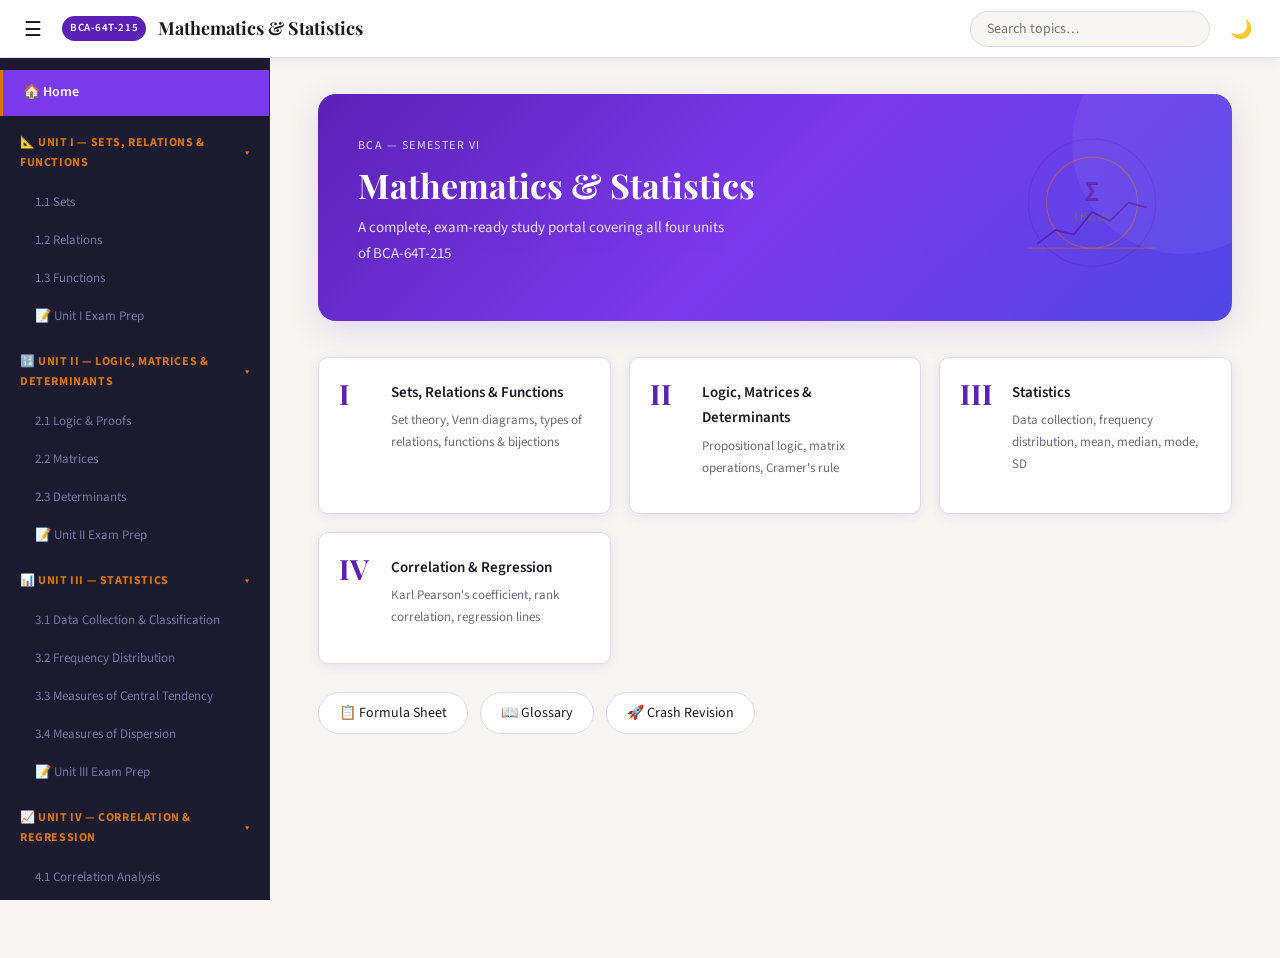
<file: Maths/index.html>
<!DOCTYPE html>
<html lang="en" data-theme="dark">
<head>
<meta charset="UTF-8">
<meta name="viewport" content="width=device-width, initial-scale=1.0">
<title>BCA-64T-215 | Mathematics & Statistics — Study Portal</title>
<link rel="stylesheet" href="styles.css">
</head>
<body>

<!-- TOP BAR -->
<header class="topbar">
  <div class="topbar-left">
    <button class="menu-toggle" id="menuToggle" aria-label="Toggle sidebar">☰</button>
    <span class="course-badge">BCA-64T-215</span>
    <h1 class="topbar-title">Mathematics &amp; Statistics</h1>
  </div>
  <div class="topbar-right">
    <div class="search-wrap">
      <input type="text" id="searchInput" placeholder="Search topics…" autocomplete="off">
      <div id="searchResults" class="search-dropdown"></div>
    </div>
    <button class="theme-toggle" id="themeToggle" title="Toggle theme">🌙</button>
  </div>
</header>

<!-- SIDEBAR -->
<aside class="sidebar" id="sidebar">
  <nav class="sidebar-nav">
    <a href="#home" class="nav-item active" data-section="home">🏠 Home</a>

    <div class="nav-group">
      <div class="nav-group-header" data-group="unit1">📐 Unit I — Sets, Relations &amp; Functions <span class="chevron">▸</span></div>
      <div class="nav-group-body" id="group-unit1">
        <a href="#u1-sets" class="nav-sub" data-section="u1-sets">1.1 Sets</a>
        <a href="#u1-relations" class="nav-sub" data-section="u1-relations">1.2 Relations</a>
        <a href="#u1-functions" class="nav-sub" data-section="u1-functions">1.3 Functions</a>
        <a href="#u1-exam" class="nav-sub" data-section="u1-exam">📝 Unit I Exam Prep</a>
      </div>
    </div>

    <div class="nav-group">
      <div class="nav-group-header" data-group="unit2">🔢 Unit II — Logic, Matrices &amp; Determinants <span class="chevron">▸</span></div>
      <div class="nav-group-body" id="group-unit2">
        <a href="#u2-logic" class="nav-sub" data-section="u2-logic">2.1 Logic &amp; Proofs</a>
        <a href="#u2-matrices" class="nav-sub" data-section="u2-matrices">2.2 Matrices</a>
        <a href="#u2-determinants" class="nav-sub" data-section="u2-determinants">2.3 Determinants</a>
        <a href="#u2-exam" class="nav-sub" data-section="u2-exam">📝 Unit II Exam Prep</a>
      </div>
    </div>

    <div class="nav-group">
      <div class="nav-group-header" data-group="unit3">📊 Unit III — Statistics <span class="chevron">▸</span></div>
      <div class="nav-group-body" id="group-unit3">
        <a href="#u3-data" class="nav-sub" data-section="u3-data">3.1 Data Collection &amp; Classification</a>
        <a href="#u3-frequency" class="nav-sub" data-section="u3-frequency">3.2 Frequency Distribution</a>
        <a href="#u3-central" class="nav-sub" data-section="u3-central">3.3 Measures of Central Tendency</a>
        <a href="#u3-dispersion" class="nav-sub" data-section="u3-dispersion">3.4 Measures of Dispersion</a>
        <a href="#u3-exam" class="nav-sub" data-section="u3-exam">📝 Unit III Exam Prep</a>
      </div>
    </div>

    <div class="nav-group">
      <div class="nav-group-header" data-group="unit4">📈 Unit IV — Correlation &amp; Regression <span class="chevron">▸</span></div>
      <div class="nav-group-body" id="group-unit4">
        <a href="#u4-correlation" class="nav-sub" data-section="u4-correlation">4.1 Correlation Analysis</a>
        <a href="#u4-regression" class="nav-sub" data-section="u4-regression">4.2 Regression Analysis</a>
        <a href="#u4-exam" class="nav-sub" data-section="u4-exam">📝 Unit IV Exam Prep</a>
      </div>
    </div>

    <div class="nav-group">
      <div class="nav-group-header" data-group="extras">📚 References <span class="chevron">▸</span></div>
      <div class="nav-group-body" id="group-extras">
        <a href="#formula-sheet" class="nav-sub" data-section="formula-sheet">📋 Formula Sheet</a>
        <a href="#glossary" class="nav-sub" data-section="glossary">📖 Glossary</a>
        <a href="#crash-revision" class="nav-sub" data-section="crash-revision">🚀 Crash Revision</a>
      </div>
    </div>
  </nav>
</aside>

<!-- MAIN CONTENT -->
<main class="main-content" id="mainContent">

<!-- ===================== HOME ===================== -->
<section id="home" class="content-section active">
  <div class="hero-banner">
    <div class="hero-text">
      <p class="hero-tag">BCA — Semester VI</p>
      <h2 class="hero-title">Mathematics &amp; Statistics</h2>
      <p class="hero-sub">A complete, exam-ready study portal covering all four units of BCA-64T-215</p>
    </div>
    <div class="hero-graphic">
      <svg viewBox="0 0 220 160" xmlns="http://www.w3.org/2000/svg" class="hero-svg">
        <circle cx="110" cy="80" r="70" fill="none" stroke="var(--accent)" stroke-width="1.5" opacity="0.3"/>
        <circle cx="110" cy="80" r="50" fill="none" stroke="var(--accent2)" stroke-width="1.5" opacity="0.4"/>
        <text x="110" y="75" text-anchor="middle" font-size="28" fill="var(--accent)" font-weight="bold">∑</text>
        <text x="110" y="100" text-anchor="middle" font-size="13" fill="var(--fg-muted)">∫ f(x) dx</text>
        <line x1="40" y1="130" x2="180" y2="130" stroke="var(--accent2)" stroke-width="1" opacity="0.5"/>
        <polyline points="50,125 70,110 90,115 110,90 130,100 150,80 170,85" fill="none" stroke="var(--accent)" stroke-width="2"/>
      </svg>
    </div>
  </div>

  <div class="unit-cards">
    <div class="unit-card" onclick="navigate('u1-sets')">
      <div class="unit-card-num">I</div>
      <div>
        <h3>Sets, Relations &amp; Functions</h3>
        <p>Set theory, Venn diagrams, types of relations, functions &amp; bijections</p>
      </div>
    </div>
    <div class="unit-card" onclick="navigate('u2-logic')">
      <div class="unit-card-num">II</div>
      <div>
        <h3>Logic, Matrices &amp; Determinants</h3>
        <p>Propositional logic, matrix operations, Cramer's rule</p>
      </div>
    </div>
    <div class="unit-card" onclick="navigate('u3-data')">
      <div class="unit-card-num">III</div>
      <div>
        <h3>Statistics</h3>
        <p>Data collection, frequency distribution, mean, median, mode, SD</p>
      </div>
    </div>
    <div class="unit-card" onclick="navigate('u4-correlation')">
      <div class="unit-card-num">IV</div>
      <div>
        <h3>Correlation &amp; Regression</h3>
        <p>Karl Pearson's coefficient, rank correlation, regression lines</p>
      </div>
    </div>
  </div>

  <div class="quick-links-row">
    <button class="ql-btn" onclick="navigate('formula-sheet')">📋 Formula Sheet</button>
    <button class="ql-btn" onclick="navigate('glossary')">📖 Glossary</button>
    <button class="ql-btn" onclick="navigate('crash-revision')">🚀 Crash Revision</button>
  </div>
</section>

<!-- ===================== UNIT I — SETS ===================== -->
<section id="u1-sets" class="content-section">
  <div class="section-header">
    <span class="unit-tag">Unit I · Topic 1</span>
    <h2>Sets</h2>
  </div>

  <div class="objectives-box">
    <h3>🎯 Learning Objectives</h3>
    <ul>
      <li>Define a set and represent it in different ways</li>
      <li>Identify and classify types of sets</li>
      <li>Perform operations on sets (union, intersection, complement, difference)</li>
      <li>Draw and interpret Venn diagrams</li>
      <li>Apply the Principle of Inclusion–Exclusion</li>
    </ul>
  </div>

  <h3 class="topic-h3">1.1 Definition of a Set</h3>
  <div class="def-box">
    <strong>Definition:</strong> A <em>set</em> is a well-defined collection of distinct objects, called <em>elements</em> or <em>members</em>. A set is usually denoted by capital letters A, B, C, … and its elements by lower-case letters.
  </div>
  <p><strong>Example:</strong> A = {1, 2, 3, 4, 5} ; B = {a, e, i, o, u} ; C = {x | x is a prime number less than 10} = {2, 3, 5, 7}</p>
  <p>If element <em>a</em> belongs to set A, we write <strong>a ∈ A</strong>; if not, <strong>a ∉ A</strong>.</p>

  <h3 class="topic-h3">1.2 Representation of Sets</h3>
  <div class="compare-table-wrap">
    <table class="compare-table">
      <thead><tr><th>Method</th><th>Description</th><th>Example</th></tr></thead>
      <tbody>
        <tr><td><strong>Roster / Tabular</strong></td><td>List all elements inside braces</td><td>{1, 2, 3, 4}</td></tr>
        <tr><td><strong>Set-Builder / Rule</strong></td><td>Define property of elements</td><td>{x | x ∈ ℕ, x ≤ 4}</td></tr>
        <tr><td><strong>Descriptive</strong></td><td>Describe in words</td><td>"Set of first four natural numbers"</td></tr>
      </tbody>
    </table>
  </div>

  <h3 class="topic-h3">1.3 Types of Sets</h3>
  <div class="cards-grid">
    <div class="info-card">
      <h4>Empty / Null Set (∅)</h4>
      <p>A set with no elements. e.g., {x | x ∈ ℕ, x &lt; 0} = ∅</p>
    </div>
    <div class="info-card">
      <h4>Singleton Set</h4>
      <p>Exactly one element. e.g., {5}</p>
    </div>
    <div class="info-card">
      <h4>Finite Set</h4>
      <p>Countable number of elements. e.g., {1,2,3}</p>
    </div>
    <div class="info-card">
      <h4>Infinite Set</h4>
      <p>Elements continue without end. e.g., ℕ = {1,2,3,…}</p>
    </div>
    <div class="info-card">
      <h4>Universal Set (U)</h4>
      <p>The all-encompassing set for a given context</p>
    </div>
    <div class="info-card">
      <h4>Equal Sets</h4>
      <p>A = B iff every element of A is in B and vice versa</p>
    </div>
    <div class="info-card">
      <h4>Equivalent Sets</h4>
      <p>Same cardinality (number of elements)</p>
    </div>
    <div class="info-card">
      <h4>Disjoint Sets</h4>
      <p>A ∩ B = ∅ (no common elements)</p>
    </div>
  </div>

  <h3 class="topic-h3">1.4 Subsets &amp; Power Set</h3>
  <div class="def-box">
    <strong>Subset:</strong> A ⊆ B if every element of A is also in B. A ⊂ B (proper subset) if A ⊆ B and A ≠ B.
  </div>
  <div class="def-box">
    <strong>Power Set P(A):</strong> The set of ALL subsets of A. If |A| = n, then |P(A)| = 2<sup>n</sup>.
  </div>
  <p><strong>Example:</strong> A = {1, 2}  →  P(A) = {∅, {1}, {2}, {1,2}} → |P(A)| = 2² = 4</p>

  <h3 class="topic-h3">1.5 Operations on Sets</h3>
  <div class="formula-box">
    <div class="formula-row"><span class="formula-label">Union</span><span>A ∪ B = {x | x ∈ A <strong>or</strong> x ∈ B}</span></div>
    <div class="formula-row"><span class="formula-label">Intersection</span><span>A ∩ B = {x | x ∈ A <strong>and</strong> x ∈ B}</span></div>
    <div class="formula-row"><span class="formula-label">Difference</span><span>A − B = {x | x ∈ A <strong>and</strong> x ∉ B}</span></div>
    <div class="formula-row"><span class="formula-label">Complement</span><span>A′ = Aᶜ = U − A = {x | x ∈ U, x ∉ A}</span></div>
    <div class="formula-row"><span class="formula-label">Sym. Diff.</span><span>A △ B = (A−B) ∪ (B−A)</span></div>
  </div>

  <h3 class="topic-h3">1.6 Venn Diagrams</h3>
  <p>Venn diagrams use overlapping circles inside a rectangle (universal set) to visualise set relationships.</p>
  <div class="diagram-wrap">
    <svg viewBox="0 0 400 200" xmlns="http://www.w3.org/2000/svg" class="diagram-svg">
      <rect x="5" y="5" width="390" height="190" rx="8" fill="none" stroke="var(--border)" stroke-width="1.5"/>
      <text x="370" y="20" text-anchor="end" font-size="12" fill="var(--fg-muted)">U</text>
      <!-- A∪B -->
      <circle cx="145" cy="100" r="65" fill="var(--accent)" opacity="0.18"/>
      <circle cx="255" cy="100" r="65" fill="var(--accent2)" opacity="0.18"/>
      <circle cx="145" cy="100" r="65" fill="none" stroke="var(--accent)" stroke-width="2"/>
      <circle cx="255" cy="100" r="65" fill="none" stroke="var(--accent2)" stroke-width="2"/>
      <text x="100" y="100" text-anchor="middle" font-size="18" fill="var(--accent)" font-weight="bold">A</text>
      <text x="300" y="100" text-anchor="middle" font-size="18" fill="var(--accent2)" font-weight="bold">B</text>
      <text x="200" y="100" text-anchor="middle" font-size="11" fill="var(--fg)" font-weight="bold">A∩B</text>
      <text x="200" y="185" text-anchor="middle" font-size="11" fill="var(--fg-muted)">Venn Diagram — Union &amp; Intersection</text>
    </svg>
  </div>

  <h3 class="topic-h3">1.7 Laws of Set Theory</h3>
  <div class="compare-table-wrap">
    <table class="compare-table">
      <thead><tr><th>Law</th><th>Union Form</th><th>Intersection Form</th></tr></thead>
      <tbody>
        <tr><td>Idempotent</td><td>A ∪ A = A</td><td>A ∩ A = A</td></tr>
        <tr><td>Identity</td><td>A ∪ ∅ = A</td><td>A ∩ U = A</td></tr>
        <tr><td>Complement</td><td>A ∪ A′ = U</td><td>A ∩ A′ = ∅</td></tr>
        <tr><td>Commutative</td><td>A ∪ B = B ∪ A</td><td>A ∩ B = B ∩ A</td></tr>
        <tr><td>Associative</td><td>(A∪B)∪C = A∪(B∪C)</td><td>(A∩B)∩C = A∩(B∩C)</td></tr>
        <tr><td>Distributive</td><td>A∪(B∩C)=(A∪B)∩(A∪C)</td><td>A∩(B∪C)=(A∩B)∪(A∩C)</td></tr>
        <tr><td>De Morgan's</td><td>(A∪B)′ = A′∩B′</td><td>(A∩B)′ = A′∪B′</td></tr>
      </tbody>
    </table>
  </div>

  <h3 class="topic-h3">1.8 Principle of Inclusion–Exclusion</h3>
  <div class="formula-box">
    <div class="formula-row"><span class="formula-label">2 Sets</span><span>|A ∪ B| = |A| + |B| − |A ∩ B|</span></div>
    <div class="formula-row"><span class="formula-label">3 Sets</span><span>|A∪B∪C| = |A|+|B|+|C| − |A∩B| − |B∩C| − |A∩C| + |A∩B∩C|</span></div>
  </div>
  <div class="example-box">
    <strong>Example:</strong> In a class of 50, 30 study Maths, 25 study Stats, 10 study both. How many study at least one subject?<br>
    |M ∪ S| = 30 + 25 − 10 = <strong>45</strong>
  </div>
</section>

<!-- ===================== UNIT I — RELATIONS ===================== -->
<section id="u1-relations" class="content-section">
  <div class="section-header">
    <span class="unit-tag">Unit I · Topic 2</span>
    <h2>Relations</h2>
  </div>

  <h3 class="topic-h3">2.1 Cartesian Product</h3>
  <div class="def-box">
    <strong>Definition:</strong> A × B = {(a, b) | a ∈ A, b ∈ B}. The Cartesian product is the set of all ordered pairs.
  </div>
  <p><strong>Example:</strong> A={1,2}, B={x,y} → A×B = {(1,x),(1,y),(2,x),(2,y)}</p>
  <p>If |A|=m and |B|=n, then |A×B| = m×n.</p>

  <h3 class="topic-h3">2.2 Definition of Relation</h3>
  <div class="def-box">
    <strong>Definition:</strong> A <em>relation</em> R from set A to set B is a subset of A×B. R ⊆ A×B. If (a,b) ∈ R, we write <strong>aRb</strong>.
  </div>
  <p>The <strong>domain</strong> of R = {a ∈ A | ∃ b ∈ B, (a,b) ∈ R} and the <strong>range</strong> of R = {b ∈ B | ∃ a ∈ A, (a,b) ∈ R}.</p>

  <h3 class="topic-h3">2.3 Types of Relations</h3>
  <div class="cards-grid">
    <div class="info-card highlight-card">
      <h4>Reflexive</h4>
      <p>aRa for all a ∈ A<br><em>Every element is related to itself.</em></p>
      <p class="example-inline">e.g., "is equal to" (a=a)</p>
    </div>
    <div class="info-card highlight-card">
      <h4>Symmetric</h4>
      <p>If aRb then bRa<br><em>Relation works both ways.</em></p>
      <p class="example-inline">e.g., "is a sibling of"</p>
    </div>
    <div class="info-card highlight-card">
      <h4>Anti-Symmetric</h4>
      <p>If aRb and bRa then a=b<br><em>Equality is the only bidirectional pair.</em></p>
      <p class="example-inline">e.g., "is less than or equal to"</p>
    </div>
    <div class="info-card highlight-card">
      <h4>Transitive</h4>
      <p>If aRb and bRc then aRc</p>
      <p class="example-inline">e.g., "is an ancestor of"</p>
    </div>
    <div class="info-card highlight-card">
      <h4>Equivalence</h4>
      <p>Reflexive + Symmetric + Transitive</p>
      <p class="example-inline">e.g., "is congruent to" (mod n)</p>
    </div>
  </div>

  <div class="example-box">
    <strong>Example:</strong> Let A = {1,2,3}, R = {(1,1),(2,2),(3,3),(1,2),(2,1)}.<br>
    ✔ Reflexive (all (a,a) ∈ R) &nbsp; ✔ Symmetric ((1,2)&amp;(2,1) both present) &nbsp; ✗ Transitive (check: (2,1) &amp; (1,2) → (2,2) ✓, but (1,2)&amp;(2,1)→(1,1)✓ — actually transitive here) → This R is an <strong>equivalence relation</strong>.
  </div>
</section>

<!-- ===================== UNIT I — FUNCTIONS ===================== -->
<section id="u1-functions" class="content-section">
  <div class="section-header">
    <span class="unit-tag">Unit I · Topic 3</span>
    <h2>Functions</h2>
  </div>

  <h3 class="topic-h3">3.1 Definition</h3>
  <div class="def-box">
    <strong>Definition:</strong> A function f : A → B is a relation such that every element of A (domain) is associated with <em>exactly one</em> element of B (codomain). The set of actual outputs is the <em>range</em>.
  </div>

  <h3 class="topic-h3">3.2 Domain &amp; Range</h3>
  <ul>
    <li><strong>Domain:</strong> The set of all valid inputs (x values)</li>
    <li><strong>Codomain:</strong> The target set B</li>
    <li><strong>Range:</strong> {f(x) | x ∈ Domain} ⊆ Codomain</li>
  </ul>
  <div class="example-box">f(x) = √x &nbsp;→&nbsp; Domain = [0,∞), Range = [0,∞)</div>

  <h3 class="topic-h3">3.3 Types of Functions</h3>
  <div class="compare-table-wrap">
    <table class="compare-table">
      <thead><tr><th>Type</th><th>Condition</th><th>Example</th></tr></thead>
      <tbody>
        <tr><td><strong>One-to-One (Injective)</strong></td><td>f(a)=f(b) ⟹ a=b. No two inputs give same output.</td><td>f(x)=2x</td></tr>
        <tr><td><strong>Onto (Surjective)</strong></td><td>Every element of codomain has a preimage. Range = Codomain.</td><td>f(x)=x³ on ℝ</td></tr>
        <tr><td><strong>Bijective</strong></td><td>Both injective AND surjective.</td><td>f(x)=x+1</td></tr>
        <tr><td><strong>Many-to-One</strong></td><td>Two or more inputs map to same output.</td><td>f(x)=x²</td></tr>
        <tr><td><strong>Constant</strong></td><td>f(x)=c for all x</td><td>f(x)=5</td></tr>
      </tbody>
    </table>
  </div>

  <h3 class="topic-h3">3.4 Composite Functions</h3>
  <div class="def-box">
    <strong>Composite Function (fog):</strong> (f∘g)(x) = f(g(x)). Apply g first, then f.
  </div>
  <div class="example-box">
    f(x) = x+2,&nbsp; g(x) = 3x<br>
    (f∘g)(x) = f(g(x)) = f(3x) = 3x+2<br>
    (g∘f)(x) = g(f(x)) = g(x+2) = 3(x+2) = 3x+6<br>
    Note: f∘g ≠ g∘f (not commutative in general)
  </div>

  <h3 class="topic-h3">3.5 Inverse of a Function</h3>
  <div class="def-box">
    <strong>Inverse f⁻¹:</strong> If f is bijective, then f⁻¹ : B → A such that f⁻¹(f(x)) = x. To find f⁻¹: swap x and y, then solve for y.
  </div>
  <div class="example-box">
    f(x) = 3x − 1<br>
    Step 1: y = 3x − 1<br>
    Step 2: x = 3y − 1 (swap)<br>
    Step 3: y = (x+1)/3<br>
    ∴ f⁻¹(x) = (x+1)/3
  </div>
</section>

<!-- ===================== UNIT I EXAM ===================== -->
<section id="u1-exam" class="content-section">
  <div class="section-header">
    <span class="unit-tag">Unit I</span>
    <h2>📝 Exam Preparation</h2>
  </div>
  <div class="exam-section">
    <h3>2-Mark Questions</h3>
    <ol>
      <li>Define a set. Give two examples.</li>
      <li>What is a power set? If |A|=3, find |P(A)|.</li>
      <li>State De Morgan's laws.</li>
      <li>Define reflexive and symmetric relations.</li>
      <li>What is a bijective function?</li>
      <li>Define domain and range of a function.</li>
    </ol>
    <h3>5-Mark Questions</h3>
    <ol>
      <li>Explain types of sets with examples.</li>
      <li>State and prove De Morgan's laws using Venn diagrams.</li>
      <li>Define the Principle of Inclusion–Exclusion. Solve: In a group of 70 students, 40 play cricket, 30 play football, and 10 play both. Find how many play at least one sport.</li>
      <li>Differentiate between injective, surjective, and bijective functions with examples.</li>
      <li>Find the inverse of f(x) = (2x−3)/5.</li>
    </ol>
    <h3>10-Mark Questions</h3>
    <ol>
      <li>Define a relation. Explain reflexive, symmetric, anti-symmetric, transitive, and equivalence relations with examples.</li>
      <li>Explain all operations on sets. Illustrate each with a Venn diagram and an example.</li>
      <li>Define composite functions. If f(x)=x²+1 and g(x)=2x−3, find (f∘g)(x) and (g∘f)(x). Are they equal?</li>
    </ol>
    <h3>🔑 Key Points</h3>
    <ul class="key-points">
      <li>Power set of A with n elements has 2ⁿ subsets</li>
      <li>De Morgan's: (A∪B)′=A′∩B′ and (A∩B)′=A′∪B′</li>
      <li>Equivalence relation = Reflexive + Symmetric + Transitive</li>
      <li>Only bijective functions have an inverse</li>
      <li>f∘g ≠ g∘f in general</li>
    </ul>
  </div>
</section>

<!-- ===================== UNIT II — LOGIC ===================== -->
<section id="u2-logic" class="content-section">
  <div class="section-header">
    <span class="unit-tag">Unit II · Topic 1</span>
    <h2>Logic &amp; Proofs</h2>
  </div>

  <div class="objectives-box">
    <h3>🎯 Learning Objectives</h3>
    <ul>
      <li>Understand propositions and compound propositions</li>
      <li>Apply logical connectives: AND, OR, NOT, implication, biconditional</li>
      <li>Identify tautologies and contradictions</li>
      <li>Apply De Morgan's laws in logic</li>
    </ul>
  </div>

  <h3 class="topic-h3">1.1 Proposition</h3>
  <div class="def-box">
    <strong>Proposition (Statement):</strong> A declarative sentence that is either TRUE (T) or FALSE (F), but not both.
  </div>
  <div class="cards-grid">
    <div class="info-card"><h4>Examples (Propositions)</h4><ul><li>"5 is a prime number" → T</li><li>"2+2=5" → F</li></ul></div>
    <div class="info-card"><h4>Non-Propositions</h4><ul><li>"What time is it?" (question)</li><li>"Close the door." (command)</li></ul></div>
  </div>

  <h3 class="topic-h3">1.2 Logical Connectives</h3>
  <div class="compare-table-wrap">
    <table class="compare-table">
      <thead><tr><th>Connective</th><th>Symbol</th><th>Name</th><th>True when</th></tr></thead>
      <tbody>
        <tr><td>AND</td><td>∧ (p∧q)</td><td>Conjunction</td><td>Both p and q are True</td></tr>
        <tr><td>OR</td><td>∨ (p∨q)</td><td>Disjunction</td><td>At least one is True</td></tr>
        <tr><td>NOT</td><td>¬p</td><td>Negation</td><td>p is False</td></tr>
        <tr><td>IMPLIES</td><td>→ (p→q)</td><td>Conditional</td><td>p is False, OR q is True</td></tr>
        <tr><td>IFF</td><td>↔ (p↔q)</td><td>Biconditional</td><td>p and q have same truth value</td></tr>
      </tbody>
    </table>
  </div>

  <h3 class="topic-h3">1.3 Truth Tables</h3>
  <div class="compare-table-wrap">
    <table class="compare-table">
      <thead><tr><th>p</th><th>q</th><th>¬p</th><th>p∧q</th><th>p∨q</th><th>p→q</th><th>p↔q</th></tr></thead>
      <tbody>
        <tr><td>T</td><td>T</td><td>F</td><td>T</td><td>T</td><td>T</td><td>T</td></tr>
        <tr><td>T</td><td>F</td><td>F</td><td>F</td><td>T</td><td>F</td><td>F</td></tr>
        <tr><td>F</td><td>T</td><td>T</td><td>F</td><td>T</td><td>T</td><td>F</td></tr>
        <tr><td>F</td><td>F</td><td>T</td><td>F</td><td>F</td><td>T</td><td>T</td></tr>
      </tbody>
    </table>
  </div>

  <h3 class="topic-h3">1.4 Tautology &amp; Contradiction</h3>
  <div class="cards-grid">
    <div class="info-card highlight-card">
      <h4>Tautology</h4>
      <p>A compound proposition that is <strong>always TRUE</strong>, regardless of the truth values of its components.</p>
      <p class="example-inline">Example: p ∨ ¬p (always T)</p>
    </div>
    <div class="info-card highlight-card">
      <h4>Contradiction (Fallacy)</h4>
      <p>A compound proposition that is <strong>always FALSE</strong>.</p>
      <p class="example-inline">Example: p ∧ ¬p (always F)</p>
    </div>
    <div class="info-card highlight-card">
      <h4>Contingency</h4>
      <p>Neither tautology nor contradiction — truth value depends on components.</p>
    </div>
  </div>

  <h3 class="topic-h3">1.5 De Morgan's Laws (Logic)</h3>
  <div class="formula-box">
    <div class="formula-row"><span class="formula-label">Law 1</span><span>¬(p ∧ q) ≡ ¬p ∨ ¬q</span></div>
    <div class="formula-row"><span class="formula-label">Law 2</span><span>¬(p ∨ q) ≡ ¬p ∧ ¬q</span></div>
  </div>
  <div class="example-box">
    <strong>Verify ¬(p ∧ q) ≡ ¬p ∨ ¬q:</strong> Construct truth table — both columns are identical, confirming the equivalence.
  </div>
</section>

<!-- ===================== UNIT II — MATRICES ===================== -->
<section id="u2-matrices" class="content-section">
  <div class="section-header">
    <span class="unit-tag">Unit II · Topic 2</span>
    <h2>Matrices</h2>
  </div>

  <h3 class="topic-h3">2.1 Definition</h3>
  <div class="def-box">
    <strong>Matrix:</strong> A rectangular array of numbers arranged in rows and columns, enclosed in brackets. A matrix with m rows and n columns is called an <em>m × n matrix</em>. Element at row i, column j is denoted a<sub>ij</sub>.
  </div>

  <h3 class="topic-h3">2.2 Types of Matrices</h3>
  <div class="compare-table-wrap">
    <table class="compare-table">
      <thead><tr><th>Type</th><th>Description</th><th>Example</th></tr></thead>
      <tbody>
        <tr><td>Row Matrix</td><td>Single row (1×n)</td><td>[1, 2, 3]</td></tr>
        <tr><td>Column Matrix</td><td>Single column (n×1)</td><td>[1; 2; 3]</td></tr>
        <tr><td>Square Matrix</td><td>Rows = Columns (n×n)</td><td>[[1,2],[3,4]]</td></tr>
        <tr><td>Zero/Null Matrix</td><td>All elements = 0</td><td>[[0,0],[0,0]]</td></tr>
        <tr><td>Identity Matrix I</td><td>Diagonal=1, rest=0</td><td>[[1,0],[0,1]]</td></tr>
        <tr><td>Diagonal Matrix</td><td>Non-diagonal elements=0</td><td>[[3,0],[0,5]]</td></tr>
        <tr><td>Scalar Matrix</td><td>Diagonal elements all equal</td><td>[[k,0],[0,k]]</td></tr>
        <tr><td>Symmetric</td><td>A = Aᵀ (aᵢⱼ=aⱼᵢ)</td><td>[[1,2],[2,3]]</td></tr>
        <tr><td>Skew-Symmetric</td><td>A = −Aᵀ (aᵢⱼ=−aⱼᵢ, diagonal=0)</td><td>[[0,2],[−2,0]]</td></tr>
      </tbody>
    </table>
  </div>

  <h3 class="topic-h3">2.3 Matrix Operations</h3>

  <h4>Addition &amp; Subtraction</h4>
  <p>Only possible for matrices of the <strong>same order</strong>. Add/subtract corresponding elements.</p>
  <div class="formula-box">
    <div class="formula-row"><span>(A+B)<sub>ij</sub> = a<sub>ij</sub> + b<sub>ij</sub></span></div>
  </div>

  <h4>Scalar Multiplication</h4>
  <p>Multiply every element by the scalar k.</p>
  <div class="formula-box">
    <div class="formula-row"><span>(kA)<sub>ij</sub> = k·a<sub>ij</sub></span></div>
  </div>

  <h4>Matrix Multiplication</h4>
  <div class="def-box">
    <strong>Condition:</strong> A(m×p) × B(p×n) = C(m×n). Number of columns in A = Number of rows in B.
  </div>
  <div class="formula-box">
    <div class="formula-row"><span>C<sub>ij</sub> = Σ<sub>k=1 to p</sub> a<sub>ik</sub> · b<sub>kj</sub></span></div>
  </div>
  <div class="example-box">
    <strong>Example:</strong> A = [[1,2],[3,4]], B = [[5,6],[7,8]]<br>
    C₁₁ = 1×5+2×7 = 5+14 = 19<br>
    C₁₂ = 1×6+2×8 = 6+16 = 22<br>
    C₂₁ = 3×5+4×7 = 15+28 = 43<br>
    C₂₂ = 3×6+4×8 = 18+32 = 50<br>
    AB = [[19,22],[43,50]]
  </div>
  <div class="def-box">
    <strong>Non-commutativity:</strong> In general, AB ≠ BA. Matrix multiplication is NOT commutative.
  </div>

  <h4>Transpose of a Matrix</h4>
  <div class="def-box">
    <strong>Transpose Aᵀ:</strong> Obtained by interchanging rows and columns. (Aᵀ)<sub>ij</sub> = a<sub>ji</sub>.
  </div>
  <div class="example-box">
    A = [[1,2,3],[4,5,6]] (2×3)<br>
    Aᵀ = [[1,4],[2,5],[3,6]] (3×2)
  </div>
  <div class="formula-box">
    <div class="formula-row"><span class="formula-label">Properties of Transpose</span></div>
    <div class="formula-row"><span>(Aᵀ)ᵀ = A</span></div>
    <div class="formula-row"><span>(A+B)ᵀ = Aᵀ + Bᵀ</span></div>
    <div class="formula-row"><span>(AB)ᵀ = BᵀAᵀ</span></div>
    <div class="formula-row"><span>(kA)ᵀ = kAᵀ</span></div>
  </div>
</section>

<!-- ===================== UNIT II — DETERMINANTS ===================== -->
<section id="u2-determinants" class="content-section">
  <div class="section-header">
    <span class="unit-tag">Unit II · Topic 3</span>
    <h2>Determinants</h2>
  </div>

  <h3 class="topic-h3">3.1 Determinant of a Square Matrix</h3>
  <div class="def-box">
    <strong>Definition:</strong> The determinant is a scalar value computed from a square matrix. Denoted det(A) or |A|.
  </div>

  <div class="formula-box">
    <div class="formula-row"><span class="formula-label">1×1</span><span>|A| = [a] → det = a</span></div>
    <div class="formula-row"><span class="formula-label">2×2</span><span>|A| = |a b; c d| = ad − bc</span></div>
    <div class="formula-row"><span class="formula-label">3×3</span><span>Expansion along Row 1:<br>|A| = a₁₁(a₂₂a₃₃−a₂₃a₃₂) − a₁₂(a₂₁a₃₃−a₂₃a₃₁) + a₁₃(a₂₁a₃₂−a₂₂a₃₁)</span></div>
  </div>

  <div class="example-box">
    <strong>Example — 3×3:</strong><br>
    A = [[2,1,3],[0,4,1],[5,2,0]]<br>
    |A| = 2(4×0−1×2) − 1(0×0−1×5) + 3(0×2−4×5)<br>
    = 2(0−2) − 1(0−5) + 3(0−20)<br>
    = 2(−2) − 1(−5) + 3(−20)<br>
    = −4 + 5 − 60 = <strong>−59</strong>
  </div>

  <h3 class="topic-h3">3.2 Minors &amp; Cofactors</h3>
  <div class="def-box">
    <strong>Minor M<sub>ij</sub>:</strong> The determinant of the submatrix obtained by deleting row i and column j.
  </div>
  <div class="def-box">
    <strong>Cofactor C<sub>ij</sub>:</strong> C<sub>ij</sub> = (−1)<sup>i+j</sup> M<sub>ij</sub>. The sign is determined by the checkerboard pattern:
  </div>
  <div class="diagram-wrap">
    <svg viewBox="0 0 200 140" xmlns="http://www.w3.org/2000/svg" class="diagram-svg">
      <text x="100" y="20" text-anchor="middle" font-size="13" fill="var(--fg-muted)">Sign Pattern (−1)ⁱ⁺ʲ</text>
      <text x="50" y="60" text-anchor="middle" font-size="22" fill="var(--accent)">+</text>
      <text x="100" y="60" text-anchor="middle" font-size="22" fill="var(--accent2)">−</text>
      <text x="150" y="60" text-anchor="middle" font-size="22" fill="var(--accent)">+</text>
      <text x="50" y="95" text-anchor="middle" font-size="22" fill="var(--accent2)">−</text>
      <text x="100" y="95" text-anchor="middle" font-size="22" fill="var(--accent)">+</text>
      <text x="150" y="95" text-anchor="middle" font-size="22" fill="var(--accent2)">−</text>
      <text x="50" y="130" text-anchor="middle" font-size="22" fill="var(--accent)">+</text>
      <text x="100" y="130" text-anchor="middle" font-size="22" fill="var(--accent2)">−</text>
      <text x="150" y="130" text-anchor="middle" font-size="22" fill="var(--accent)">+</text>
    </svg>
  </div>

  <h3 class="topic-h3">3.3 Properties of Determinants</h3>
  <ol>
    <li>det(Aᵀ) = det(A)</li>
    <li>If two rows (or columns) are identical, det(A) = 0</li>
    <li>Interchanging two rows changes the sign of the determinant</li>
    <li>Multiplying a row by k multiplies the determinant by k</li>
    <li>If all elements of a row are 0, det(A) = 0</li>
    <li>det(AB) = det(A) × det(B)</li>
    <li>Adding a multiple of one row to another does not change det(A)</li>
  </ol>

  <h3 class="topic-h3">3.4 Adjoint &amp; Inverse of a Matrix</h3>
  <div class="def-box">
    <strong>Adjoint (adj A):</strong> The transpose of the cofactor matrix of A.
  </div>
  <div class="def-box">
    <strong>Inverse A⁻¹:</strong> A⁻¹ = (1/det(A)) × adj(A), provided det(A) ≠ 0.
  </div>
  <div class="example-box">
    <strong>Example:</strong> A = [[1,2],[3,4]]<br>
    det(A) = 1×4−2×3 = 4−6 = −2<br>
    Cofactor matrix = [[4,−3],[−2,1]]<br>
    adj(A) = [[4,−2],[−3,1]] (transpose of cofactor matrix)<br>
    A⁻¹ = (1/−2)[[4,−2],[−3,1]] = [[−2,1],[1.5,−0.5]]
  </div>

  <h3 class="topic-h3">3.5 Area of a Triangle</h3>
  <div class="formula-box">
    <div class="formula-row"><span class="formula-label">Formula</span><span>Area = (1/2) |x₁(y₂−y₃) + x₂(y₃−y₁) + x₃(y₁−y₂)|</span></div>
    <div class="formula-row"><span class="formula-label">Determinant Form</span><span>Area = (1/2) |det([[x₁,y₁,1],[x₂,y₂,1],[x₃,y₃,1]])|</span></div>
  </div>
  <div class="example-box">
    Vertices: (1,1),(2,3),(4,2)<br>
    Area = (1/2)|1(3−2)+2(2−1)+4(1−3)| = (1/2)|1+2−8| = (1/2)(5) = <strong>2.5 sq. units</strong>
  </div>

  <h3 class="topic-h3">3.6 Cramer's Rule</h3>
  <div class="def-box">
    <strong>Cramer's Rule:</strong> Solves a system of linear equations using determinants. For Ax = b:
  </div>
  <div class="formula-box">
    <div class="formula-row"><span class="formula-label">x₁ = D₁/D,</span><span>x₂ = D₂/D,</span><span>&nbsp;x₃ = D₃/D</span></div>
    <div class="formula-row"><span>Where D=det(A), Dᵢ = det obtained by replacing column i with column b</span></div>
  </div>
  <div class="example-box">
    <strong>Solve:</strong> 2x+y=5, x+3y=10<br>
    D = |2,1;1,3| = 6−1 = 5<br>
    D₁ = |5,1;10,3| = 15−10 = 5 → x = 5/5 = <strong>1</strong><br>
    D₂ = |2,5;1,10| = 20−5 = 15 → y = 15/5 = <strong>3</strong>
  </div>
</section>

<!-- ===================== UNIT II EXAM ===================== -->
<section id="u2-exam" class="content-section">
  <div class="section-header">
    <span class="unit-tag">Unit II</span>
    <h2>📝 Exam Preparation</h2>
  </div>
  <div class="exam-section">
    <h3>2-Mark Questions</h3>
    <ol>
      <li>What is a proposition? Give two examples.</li>
      <li>Define tautology and contradiction with examples.</li>
      <li>What is a square matrix? Give an example of identity matrix.</li>
      <li>State De Morgan's law in logic.</li>
      <li>What is the transpose of a matrix?</li>
      <li>State the condition for matrix multiplication.</li>
    </ol>
    <h3>5-Mark Questions</h3>
    <ol>
      <li>Construct a truth table for (p ∨ q) → (¬p ∧ q) and determine if it is a tautology.</li>
      <li>If A=[[1,2],[3,4]] and B=[[5,6],[7,8]], find AB and BA. Show AB≠BA.</li>
      <li>Evaluate the determinant of [[3,1,2],[0,5,1],[2,3,4]].</li>
      <li>Find the adjoint and inverse of [[2,3],[1,4]].</li>
    </ol>
    <h3>10-Mark Questions</h3>
    <ol>
      <li>Explain all types of matrices with examples. Discuss properties of matrix multiplication.</li>
      <li>Using Cramer's rule, solve: x+y+z=6, 2x−y+z=3, x+2y−z=2.</li>
      <li>Explain the properties of determinants with examples.</li>
    </ol>
    <h3>🔑 Key Points</h3>
    <ul class="key-points">
      <li>Matrix multiplication: (m×p)(p×n) = (m×n)</li>
      <li>Matrix multiplication is NOT commutative</li>
      <li>(AB)ᵀ = BᵀAᵀ (reverse order)</li>
      <li>A⁻¹ = adj(A)/det(A)</li>
      <li>In Cramer's Rule: if D=0, system has no unique solution</li>
      <li>p→q is False only when p is T and q is F</li>
    </ul>
  </div>
</section>

<!-- ===================== UNIT III — DATA ===================== -->
<section id="u3-data" class="content-section">
  <div class="section-header">
    <span class="unit-tag">Unit III · Topic 1</span>
    <h2>Data Collection &amp; Classification</h2>
  </div>

  <div class="objectives-box">
    <h3>🎯 Learning Objectives</h3>
    <ul>
      <li>Understand the meaning and importance of statistics</li>
      <li>Identify methods of data collection</li>
      <li>Distinguish between primary and secondary data</li>
      <li>Classify data into types</li>
    </ul>
  </div>

  <h3 class="topic-h3">1.1 Statistics — Introduction</h3>
  <div class="def-box">
    <strong>Statistics:</strong> The science of collecting, organising, presenting, analysing, and interpreting numerical data to draw conclusions and make decisions.
  </div>
  <p><strong>Uses:</strong> Business decision-making, government planning, scientific research, economics, medical studies.</p>

  <h3 class="topic-h3">1.2 Data Collection Methods</h3>
  <div class="compare-table-wrap">
    <table class="compare-table">
      <thead><tr><th>Method</th><th>Description</th><th>Advantages</th><th>Disadvantages</th></tr></thead>
      <tbody>
        <tr><td>Direct Personal Interview</td><td>Interviewer collects data face-to-face</td><td>Accurate, flexible</td><td>Expensive, time-consuming</td></tr>
        <tr><td>Indirect Oral Interview</td><td>Interview of witnesses/third parties</td><td>Useful when direct is difficult</td><td>May be biased</td></tr>
        <tr><td>Questionnaire (Mailed)</td><td>Printed form sent by post</td><td>Wide coverage, cheap</td><td>Low response rate</td></tr>
        <tr><td>Schedules</td><td>Enumerators fill data directly</td><td>Reliable</td><td>Costly if large scale</td></tr>
        <tr><td>Secondary Sources</td><td>Already collected data (govt reports, journals)</td><td>Quick, cheap</td><td>May not suit current need</td></tr>
      </tbody>
    </table>
  </div>

  <h3 class="topic-h3">1.3 Classification of Data</h3>
  <div class="cards-grid">
    <div class="info-card">
      <h4>Qualitative (Attribute)</h4>
      <p>Non-numerical characteristics. e.g., Gender, Colour, Religion</p>
    </div>
    <div class="info-card">
      <h4>Quantitative (Variable)</h4>
      <p>Numerical data. e.g., Height, Weight, Marks</p>
    </div>
    <div class="info-card">
      <h4>Discrete</h4>
      <p>Countable values. e.g., Number of students</p>
    </div>
    <div class="info-card">
      <h4>Continuous</h4>
      <p>Any value in a range. e.g., Temperature, Time</p>
    </div>
    <div class="info-card">
      <h4>Primary Data</h4>
      <p>Collected first-hand by the researcher</p>
    </div>
    <div class="info-card">
      <h4>Secondary Data</h4>
      <p>Already collected and available from published sources</p>
    </div>
  </div>
</section>

<!-- ===================== UNIT III — FREQUENCY ===================== -->
<section id="u3-frequency" class="content-section">
  <div class="section-header">
    <span class="unit-tag">Unit III · Topic 2</span>
    <h2>Frequency Distribution &amp; Graphical Representation</h2>
  </div>

  <h3 class="topic-h3">2.1 Frequency Distribution</h3>
  <div class="def-box">
    <strong>Frequency Distribution:</strong> A tabular arrangement showing how often each value or class of values occurs in a dataset.
  </div>
  <div class="compare-table-wrap">
    <table class="compare-table">
      <thead><tr><th>Term</th><th>Meaning</th></tr></thead>
      <tbody>
        <tr><td>Class Interval</td><td>Range grouping data (e.g., 10–20)</td></tr>
        <tr><td>Frequency (f)</td><td>Number of observations in a class</td></tr>
        <tr><td>Class Limit</td><td>Upper &amp; lower boundaries</td></tr>
        <tr><td>Class Boundary</td><td>Actual values used (no gaps)</td></tr>
        <tr><td>Class Width / Size (h)</td><td>Upper Limit − Lower Limit</td></tr>
        <tr><td>Mid-Point (x)</td><td>(Upper+Lower)/2</td></tr>
        <tr><td>Cumulative Frequency</td><td>Running total of frequencies</td></tr>
        <tr><td>Relative Frequency</td><td>f/n (proportion)</td></tr>
      </tbody>
    </table>
  </div>

  <h3 class="topic-h3">2.2 Graphical Representations</h3>
  <div class="compare-table-wrap">
    <table class="compare-table">
      <thead><tr><th>Graph Type</th><th>Description</th><th>Use</th></tr></thead>
      <tbody>
        <tr><td>Histogram</td><td>Bars touching each other; x-axis = class boundaries, y-axis = frequency</td><td>Continuous data distribution</td></tr>
        <tr><td>Frequency Polygon</td><td>Line connecting midpoints of histogram bars</td><td>Comparing distributions</td></tr>
        <tr><td>Ogive (Cumulative)</td><td>Curve of cumulative frequency</td><td>Finding median, quartiles</td></tr>
        <tr><td>Bar Chart</td><td>Bars with gaps; for discrete/qualitative data</td><td>Comparisons</td></tr>
        <tr><td>Pie Chart</td><td>Circle divided into sectors; angle=(f/n)×360°</td><td>Proportion/percentage</td></tr>
      </tbody>
    </table>
  </div>

  <div class="diagram-wrap">
    <svg viewBox="0 0 380 200" xmlns="http://www.w3.org/2000/svg" class="diagram-svg">
      <text x="190" y="18" text-anchor="middle" font-size="13" fill="var(--fg)" font-weight="bold">Histogram Example</text>
      <!-- axes -->
      <line x1="40" y1="170" x2="360" y2="170" stroke="var(--border)" stroke-width="1.5"/>
      <line x1="40" y1="170" x2="40" y2="20" stroke="var(--border)" stroke-width="1.5"/>
      <!-- bars -->
      <rect x="50" y="120" width="50" height="50" fill="var(--accent)" opacity="0.7"/>
      <rect x="110" y="80" width="50" height="90" fill="var(--accent)" opacity="0.7"/>
      <rect x="170" y="50" width="50" height="120" fill="var(--accent)" opacity="0.85"/>
      <rect x="230" y="90" width="50" height="80" fill="var(--accent)" opacity="0.7"/>
      <rect x="290" y="130" width="50" height="40" fill="var(--accent)" opacity="0.7"/>
      <!-- labels -->
      <text x="75" y="185" text-anchor="middle" font-size="10" fill="var(--fg-muted)">10-20</text>
      <text x="135" y="185" text-anchor="middle" font-size="10" fill="var(--fg-muted)">20-30</text>
      <text x="195" y="185" text-anchor="middle" font-size="10" fill="var(--fg-muted)">30-40</text>
      <text x="255" y="185" text-anchor="middle" font-size="10" fill="var(--fg-muted)">40-50</text>
      <text x="315" y="185" text-anchor="middle" font-size="10" fill="var(--fg-muted)">50-60</text>
      <!-- freq labels -->
      <text x="30" y="125" text-anchor="end" font-size="10" fill="var(--fg-muted)">5</text>
      <text x="30" y="85" text-anchor="end" font-size="10" fill="var(--fg-muted)">9</text>
      <text x="30" y="55" text-anchor="end" font-size="10" fill="var(--fg-muted)">12</text>
      <!-- freq polygon -->
      <polyline points="75,120 135,80 195,50 255,90 315,130" fill="none" stroke="var(--accent2)" stroke-width="2" stroke-dasharray="4,3"/>
      <circle cx="75" cy="120" r="4" fill="var(--accent2)"/>
      <circle cx="135" cy="80" r="4" fill="var(--accent2)"/>
      <circle cx="195" cy="50" r="4" fill="var(--accent2)"/>
      <circle cx="255" cy="90" r="4" fill="var(--accent2)"/>
      <circle cx="315" cy="130" r="4" fill="var(--accent2)"/>
      <text x="280" y="60" font-size="10" fill="var(--accent2)">— Freq Polygon</text>
    </svg>
  </div>
</section>

<!-- ===================== UNIT III — CENTRAL TENDENCY ===================== -->
<section id="u3-central" class="content-section">
  <div class="section-header">
    <span class="unit-tag">Unit III · Topic 3</span>
    <h2>Measures of Central Tendency</h2>
  </div>

  <div class="def-box">
    <strong>Central Tendency:</strong> A single value that represents the "centre" or "typical" value of a dataset. The three main measures are Mean, Median, and Mode.
  </div>

  <h3 class="topic-h3">3.1 Mean (Arithmetic Mean)</h3>
  <div class="formula-box">
    <div class="formula-row"><span class="formula-label">Ungrouped</span><span>x̄ = (Σxᵢ)/n</span></div>
    <div class="formula-row"><span class="formula-label">Grouped (Direct)</span><span>x̄ = Σ(f·x) / Σf</span></div>
    <div class="formula-row"><span class="formula-label">Assumed Mean</span><span>x̄ = A + Σ(f·d)/Σf &nbsp; where d = x−A</span></div>
    <div class="formula-row"><span class="formula-label">Step Deviation</span><span>x̄ = A + (Σf·u/Σf)×h &nbsp; where u=(x−A)/h</span></div>
  </div>
  <div class="example-box">
    <strong>Ungrouped:</strong> Data: 10, 15, 20, 25, 30 → x̄ = (10+15+20+25+30)/5 = 100/5 = <strong>20</strong><br><br>
    <strong>Grouped:</strong><br>
    <table style="border-collapse:collapse;margin-top:6px;font-size:13px">
      <tr><th style="border:1px solid var(--border);padding:4px 8px">Class</th><th style="border:1px solid var(--border);padding:4px 8px">f</th><th style="border:1px solid var(--border);padding:4px 8px">x (mid)</th><th style="border:1px solid var(--border);padding:4px 8px">f·x</th></tr>
      <tr><td style="border:1px solid var(--border);padding:4px 8px">10–20</td><td style="border:1px solid var(--border);padding:4px 8px">5</td><td style="border:1px solid var(--border);padding:4px 8px">15</td><td style="border:1px solid var(--border);padding:4px 8px">75</td></tr>
      <tr><td style="border:1px solid var(--border);padding:4px 8px">20–30</td><td style="border:1px solid var(--border);padding:4px 8px">8</td><td style="border:1px solid var(--border);padding:4px 8px">25</td><td style="border:1px solid var(--border);padding:4px 8px">200</td></tr>
      <tr><td style="border:1px solid var(--border);padding:4px 8px">30–40</td><td style="border:1px solid var(--border);padding:4px 8px">7</td><td style="border:1px solid var(--border);padding:4px 8px">35</td><td style="border:1px solid var(--border);padding:4px 8px">245</td></tr>
      <tr><td style="border:1px solid var(--border);padding:4px 8px"><strong>Total</strong></td><td style="border:1px solid var(--border);padding:4px 8px"><strong>20</strong></td><td style="border:1px solid var(--border);padding:4px 8px"></td><td style="border:1px solid var(--border);padding:4px 8px"><strong>520</strong></td></tr>
    </table>
    x̄ = 520/20 = <strong>26</strong>
  </div>

  <h3 class="topic-h3">3.2 Median</h3>
  <div class="def-box">
    <strong>Median:</strong> The middle value of an ordered dataset. It divides the distribution into two equal halves.
  </div>
  <div class="formula-box">
    <div class="formula-row"><span class="formula-label">Ungrouped (odd n)</span><span>Median = value at position (n+1)/2</span></div>
    <div class="formula-row"><span class="formula-label">Ungrouped (even n)</span><span>Median = avg of n/2 and (n/2+1) positions</span></div>
    <div class="formula-row"><span class="formula-label">Grouped</span><span>Median = L + [(n/2 − cf)/f] × h</span></div>
  </div>
  <p>Where: L = lower class boundary of median class, cf = cumulative frequency before median class, f = frequency of median class, h = class width.</p>
  <div class="example-box">
    <strong>Grouped Median:</strong> n=50, median class is 30–40, L=30, cf=20, f=15, h=10<br>
    Median = 30 + [(25−20)/15]×10 = 30 + (5/15)×10 = 30 + 3.33 = <strong>33.33</strong>
  </div>

  <h3 class="topic-h3">3.3 Mode</h3>
  <div class="def-box">
    <strong>Mode:</strong> The value that appears most frequently in a dataset.
  </div>
  <div class="formula-box">
    <div class="formula-row"><span class="formula-label">Grouped</span><span>Mode = L + [f₁−f₀ / 2f₁−f₀−f₂] × h</span></div>
  </div>
  <p>Where: L = lower limit of modal class, f₁ = frequency of modal class, f₀ = frequency of pre-modal class, f₂ = frequency of post-modal class, h = class width.</p>

  <h3 class="topic-h3">3.4 Relationship: Mean, Median &amp; Mode</h3>
  <div class="formula-box">
    <div class="formula-row"><span class="formula-label">Empirical Formula</span><span>Mode ≈ 3 × Median − 2 × Mean</span></div>
    <div class="formula-row"><span class="formula-label">Symmetric</span><span>Mean = Median = Mode</span></div>
  </div>

  <div class="compare-table-wrap">
    <table class="compare-table">
      <thead><tr><th>Measure</th><th>Best For</th><th>Affected by Extreme Values?</th><th>Can be calculated for grouped?</th></tr></thead>
      <tbody>
        <tr><td>Mean</td><td>Quantitative data</td><td>Yes (most affected)</td><td>Yes</td></tr>
        <tr><td>Median</td><td>Skewed data</td><td>No</td><td>Yes</td></tr>
        <tr><td>Mode</td><td>Most common value</td><td>No</td><td>Yes</td></tr>
      </tbody>
    </table>
  </div>
</section>

<!-- ===================== UNIT III — DISPERSION ===================== -->
<section id="u3-dispersion" class="content-section">
  <div class="section-header">
    <span class="unit-tag">Unit III · Topic 4</span>
    <h2>Measures of Dispersion</h2>
  </div>

  <div class="def-box">
    <strong>Dispersion:</strong> The spread or variability of data around the central value. A smaller dispersion means data is concentrated near the mean; larger means data is spread out.
  </div>

  <h3 class="topic-h3">4.1 Range</h3>
  <div class="formula-box">
    <div class="formula-row"><span class="formula-label">Range</span><span>R = Maximum Value − Minimum Value</span></div>
    <div class="formula-row"><span class="formula-label">Coeff. of Range</span><span>= (Max−Min)/(Max+Min)</span></div>
  </div>

  <h3 class="topic-h3">4.2 Mean Deviation (MD)</h3>
  <div class="def-box">
    <strong>Mean Deviation:</strong> Average of absolute deviations from the mean (or median/mode).
  </div>
  <div class="formula-box">
    <div class="formula-row"><span class="formula-label">Ungrouped</span><span>MD = Σ|xᵢ − x̄| / n</span></div>
    <div class="formula-row"><span class="formula-label">Grouped</span><span>MD = Σf|x − x̄| / Σf</span></div>
    <div class="formula-row"><span class="formula-label">Coefficient of MD</span><span>= MD / Mean</span></div>
  </div>
  <div class="example-box">
    <strong>Example (Ungrouped):</strong> Data: 4, 6, 8, 10, 12. Mean=8<br>
    |4−8|+|6−8|+|8−8|+|10−8|+|12−8| = 4+2+0+2+4 = 12<br>
    MD = 12/5 = <strong>2.4</strong>
  </div>

  <h3 class="topic-h3">4.3 Standard Deviation (SD)</h3>
  <div class="def-box">
    <strong>Standard Deviation (σ):</strong> The positive square root of the variance. Most widely used measure of dispersion.
  </div>
  <div class="formula-box">
    <div class="formula-row"><span class="formula-label">Ungrouped (Direct)</span><span>σ = √[Σ(xᵢ−x̄)²/n]</span></div>
    <div class="formula-row"><span class="formula-label">Ungrouped (Alternate)</span><span>σ = √[(Σxᵢ²/n) − x̄²]</span></div>
    <div class="formula-row"><span class="formula-label">Grouped (Direct)</span><span>σ = √[Σf(x−x̄)²/Σf]</span></div>
    <div class="formula-row"><span class="formula-label">Grouped (Step Dev.)</span><span>σ = h × √[Σfu²/Σf − (Σfu/Σf)²]</span></div>
    <div class="formula-row"><span class="formula-label">Sample SD</span><span>s = √[Σ(xᵢ−x̄)²/(n−1)]</span></div>
  </div>
  <div class="example-box">
    <strong>Example:</strong> Data: 2, 4, 4, 4, 5, 5, 7, 9 (n=8), x̄=5<br>
    Σ(x−x̄)² = 9+1+1+1+0+0+4+16 = 32<br>
    σ = √(32/8) = √4 = <strong>2</strong>
  </div>

  <h3 class="topic-h3">4.4 Variance</h3>
  <div class="formula-box">
    <div class="formula-row"><span class="formula-label">Variance</span><span>σ² = Σ(xᵢ−x̄)²/n &nbsp; [= (SD)²]</span></div>
    <div class="formula-row"><span class="formula-label">Coefficient of Variation</span><span>CV = (σ/x̄) × 100%</span></div>
  </div>
  <p>CV is used to compare variability of two datasets with different units or means. <strong>Lower CV = more consistent data.</strong></p>

  <div class="compare-table-wrap">
    <table class="compare-table">
      <thead><tr><th>Measure</th><th>Formula</th><th>Merits</th><th>Demerits</th></tr></thead>
      <tbody>
        <tr><td>Range</td><td>Max − Min</td><td>Simple, quick</td><td>Ignores all middle values</td></tr>
        <tr><td>Mean Deviation</td><td>Σ|x−x̄|/n</td><td>Uses all values</td><td>Absolute values are algebraically inconvenient</td></tr>
        <tr><td>Standard Deviation</td><td>√[Σ(x−x̄)²/n]</td><td>Mathematically rigorous, widely used</td><td>Affected by extreme values</td></tr>
        <tr><td>Variance</td><td>σ²</td><td>Additive property</td><td>Units are squared (less intuitive)</td></tr>
      </tbody>
    </table>
  </div>
</section>

<!-- ===================== UNIT III EXAM ===================== -->
<section id="u3-exam" class="content-section">
  <div class="section-header">
    <span class="unit-tag">Unit III</span>
    <h2>📝 Exam Preparation</h2>
  </div>
  <div class="exam-section">
    <h3>2-Mark Questions</h3>
    <ol>
      <li>Define statistics and give its uses.</li>
      <li>Distinguish between primary and secondary data.</li>
      <li>What is a frequency distribution? Define class width.</li>
      <li>Define Mean Deviation.</li>
      <li>What is coefficient of variation?</li>
    </ol>
    <h3>5-Mark Questions</h3>
    <ol>
      <li>Find the mean, median, and mode for: 5,10,15,20,25,25,30.</li>
      <li>For grouped data with classes 0-10,10-20,20-30,30-40 and frequencies 4,7,9,5, compute the Mean using direct method.</li>
      <li>Compute the standard deviation: 6,8,10,12,14. Also state its coefficient of variation.</li>
    </ol>
    <h3>10-Mark Questions</h3>
    <ol>
      <li>Explain all methods of data collection with their merits and demerits.</li>
      <li>Define mean, median, and mode. Calculate all three for a given grouped frequency distribution and verify the empirical relationship.</li>
      <li>Explain measures of dispersion. Compute Range, Mean Deviation, Standard Deviation and Variance for the dataset: 3,6,9,12,15.</li>
    </ol>
    <h3>🔑 Key Points</h3>
    <ul class="key-points">
      <li>Mean uses all data; Median is position-based; Mode is most frequent</li>
      <li>Mode = 3 Median − 2 Mean (empirical formula)</li>
      <li>SD = √Variance; Variance = (SD)²</li>
      <li>CV = (σ/x̄)×100 for comparison across distributions</li>
      <li>Histogram: no gaps between bars; Bar chart: gaps present</li>
    </ul>
  </div>
</section>

<!-- ===================== UNIT IV — CORRELATION ===================== -->
<section id="u4-correlation" class="content-section">
  <div class="section-header">
    <span class="unit-tag">Unit IV · Topic 1</span>
    <h2>Correlation Analysis</h2>
  </div>

  <div class="objectives-box">
    <h3>🎯 Learning Objectives</h3>
    <ul>
      <li>Define correlation and understand its types</li>
      <li>Apply Karl Pearson's Coefficient of Correlation</li>
      <li>Calculate Spearman's Rank Correlation Coefficient</li>
      <li>Interpret the degree of correlation</li>
    </ul>
  </div>

  <h3 class="topic-h3">1.1 Correlation — Definition</h3>
  <div class="def-box">
    <strong>Correlation:</strong> A statistical technique that measures the degree and direction of the linear relationship between two variables X and Y.
  </div>
  <p>If two variables tend to change together, they are said to be correlated.</p>

  <h3 class="topic-h3">1.2 Types of Correlation</h3>
  <div class="cards-grid">
    <div class="info-card highlight-card">
      <h4>Positive Correlation</h4>
      <p>Both variables move in the <strong>same direction</strong>. As X ↑, Y ↑.</p>
      <p class="example-inline">e.g., Height and Weight</p>
    </div>
    <div class="info-card highlight-card">
      <h4>Negative Correlation</h4>
      <p>Variables move in <strong>opposite directions</strong>. As X ↑, Y ↓.</p>
      <p class="example-inline">e.g., Price and Demand</p>
    </div>
    <div class="info-card highlight-card">
      <h4>Zero Correlation</h4>
      <p>No linear relationship between the variables.</p>
      <p class="example-inline">e.g., Shoe size and IQ</p>
    </div>
    <div class="info-card highlight-card">
      <h4>Perfect Positive (r=+1)</h4>
      <p>All points lie on a straight line with positive slope.</p>
    </div>
    <div class="info-card highlight-card">
      <h4>Perfect Negative (r=−1)</h4>
      <p>All points lie on a straight line with negative slope.</p>
    </div>
    <div class="info-card highlight-card">
      <h4>Linear vs Non-linear</h4>
      <p>Linear: points near a straight line. Non-linear: points follow a curve.</p>
    </div>
  </div>

  <h3 class="topic-h3">1.3 Methods of Studying Correlation</h3>
  <ol>
    <li><strong>Scatter Diagram</strong> — Plot (X,Y) pairs; observe pattern visually</li>
    <li><strong>Karl Pearson's Coefficient (r)</strong> — Quantitative measure for linear data</li>
    <li><strong>Spearman's Rank Correlation (ρ)</strong> — For ordinal/ranked data</li>
    <li><strong>Concurrent Deviation Method</strong> — Quick approximate method</li>
  </ol>

  <div class="diagram-wrap">
    <svg viewBox="0 0 380 180" xmlns="http://www.w3.org/2000/svg" class="diagram-svg">
      <text x="90" y="15" text-anchor="middle" font-size="11" fill="var(--accent)" font-weight="bold">Positive Corr.</text>
      <text x="190" y="15" text-anchor="middle" font-size="11" fill="var(--accent2)" font-weight="bold">Negative Corr.</text>
      <text x="310" y="15" text-anchor="middle" font-size="11" fill="var(--fg-muted)" font-weight="bold">No Correlation</text>
      <!-- axes 1 -->
      <line x1="30" y1="160" x2="160" y2="160" stroke="var(--border)" stroke-width="1"/>
      <line x1="30" y1="160" x2="30" y2="25" stroke="var(--border)" stroke-width="1"/>
      <!-- scatter 1 positive -->
      <circle cx="45" cy="145" r="3" fill="var(--accent)"/>
      <circle cx="60" cy="130" r="3" fill="var(--accent)"/>
      <circle cx="75" cy="115" r="3" fill="var(--accent)"/>
      <circle cx="90" cy="100" r="3" fill="var(--accent)"/>
      <circle cx="110" cy="80" r="3" fill="var(--accent)"/>
      <circle cx="130" cy="60" r="3" fill="var(--accent)"/>
      <circle cx="145" cy="40" r="3" fill="var(--accent)"/>
      <!-- axes 2 -->
      <line x1="150" y1="160" x2="240" y2="160" stroke="var(--border)" stroke-width="1"/>
      <line x1="150" y1="160" x2="150" y2="25" stroke="var(--border)" stroke-width="1"/>
      <!-- scatter 2 negative -->
      <circle cx="160" cy="40" r="3" fill="var(--accent2)"/>
      <circle cx="172" cy="55" r="3" fill="var(--accent2)"/>
      <circle cx="184" cy="80" r="3" fill="var(--accent2)"/>
      <circle cx="196" cy="100" r="3" fill="var(--accent2)"/>
      <circle cx="210" cy="120" r="3" fill="var(--accent2)"/>
      <circle cx="228" cy="145" r="3" fill="var(--accent2)"/>
      <!-- axes 3 -->
      <line x1="255" y1="160" x2="370" y2="160" stroke="var(--border)" stroke-width="1"/>
      <line x1="255" y1="160" x2="255" y2="25" stroke="var(--border)" stroke-width="1"/>
      <!-- scatter 3 random -->
      <circle cx="265" cy="60" r="3" fill="var(--fg-muted)"/>
      <circle cx="285" cy="140" r="3" fill="var(--fg-muted)"/>
      <circle cx="300" cy="80" r="3" fill="var(--fg-muted)"/>
      <circle cx="315" cy="130" r="3" fill="var(--fg-muted)"/>
      <circle cx="330" cy="50" r="3" fill="var(--fg-muted)"/>
      <circle cx="350" cy="110" r="3" fill="var(--fg-muted)"/>
      <circle cx="365" cy="70" r="3" fill="var(--fg-muted)"/>
    </svg>
  </div>

  <h3 class="topic-h3">1.4 Karl Pearson's Coefficient of Correlation</h3>
  <div class="formula-box">
    <div class="formula-row"><span class="formula-label">Direct</span><span>r = Σ(x−x̄)(y−ȳ) / √[Σ(x−x̄)² · Σ(y−ȳ)²]</span></div>
    <div class="formula-row"><span class="formula-label">Alternate</span><span>r = [nΣxy − ΣxΣy] / √{[nΣx²−(Σx)²][nΣy²−(Σy)²]}</span></div>
    <div class="formula-row"><span class="formula-label">Range</span><span>−1 ≤ r ≤ +1</span></div>
  </div>

  <div class="compare-table-wrap">
    <table class="compare-table">
      <thead><tr><th>Value of r</th><th>Interpretation</th></tr></thead>
      <tbody>
        <tr><td>r = +1</td><td>Perfect positive correlation</td></tr>
        <tr><td>0.75 ≤ r &lt; 1</td><td>High positive correlation</td></tr>
        <tr><td>0.5 ≤ r &lt; 0.75</td><td>Moderate positive correlation</td></tr>
        <tr><td>0 &lt; r &lt; 0.5</td><td>Low positive correlation</td></tr>
        <tr><td>r = 0</td><td>No linear correlation</td></tr>
        <tr><td>−0.5 &lt; r &lt; 0</td><td>Low negative correlation</td></tr>
        <tr><td>−0.75 &lt; r ≤ −0.5</td><td>Moderate negative correlation</td></tr>
        <tr><td>−1 &lt; r ≤ −0.75</td><td>High negative correlation</td></tr>
        <tr><td>r = −1</td><td>Perfect negative correlation</td></tr>
      </tbody>
    </table>
  </div>

  <div class="example-box">
    <strong>Example:</strong> n=5, Σx=15, Σy=25, Σx²=55, Σy²=135, Σxy=80<br>
    r = [5×80 − 15×25] / √{[5×55−225][5×135−625]}<br>
    = [400 − 375] / √{[275−225][675−625]}<br>
    = 25 / √{50×50} = 25/50 = <strong>0.5</strong> (Moderate positive)
  </div>

  <h3 class="topic-h3">1.5 Spearman's Rank Correlation Coefficient</h3>
  <div class="def-box">
    <strong>Spearman's ρ (rho):</strong> Used when data is given in ranks or when the distribution is not normal. Suitable for ordinal data.
  </div>
  <div class="formula-box">
    <div class="formula-row"><span class="formula-label">Formula</span><span>ρ = 1 − [6ΣD²] / [n(n²−1)]</span></div>
    <div class="formula-row"><span>D = Rank of X − Rank of Y (difference in ranks)</span></div>
  </div>
  <div class="example-box">
    <strong>Example:</strong> n=5, ranks given for X and Y:<br>
    D values: 1,−1,0,2,−2 → D²: 1,1,0,4,4 → ΣD²=10<br>
    ρ = 1 − [6×10]/[5×24] = 1 − 60/120 = 1 − 0.5 = <strong>0.5</strong>
  </div>
  <div class="def-box">
    <strong>Tied Ranks:</strong> When two items share the same rank, assign average rank. Add correction factor: T = (t³−t)/12 per tie group, where t = number of tied items.
  </div>
</section>

<!-- ===================== UNIT IV — REGRESSION ===================== -->
<section id="u4-regression" class="content-section">
  <div class="section-header">
    <span class="unit-tag">Unit IV · Topic 2</span>
    <h2>Regression Analysis</h2>
  </div>

  <h3 class="topic-h3">2.1 Regression — Definition</h3>
  <div class="def-box">
    <strong>Regression:</strong> A statistical method used to establish the relationship between a dependent variable (Y) and one or more independent variables (X), for the purpose of prediction and estimation.
  </div>

  <h3 class="topic-h3">2.2 Uses of Regression Analysis</h3>
  <ul>
    <li>Predicting future values of Y given X</li>
    <li>Identifying the strength and nature of the relationship</li>
    <li>Estimating the impact of one variable on another</li>
    <li>Useful in economics, business forecasting, agriculture, science</li>
  </ul>

  <h3 class="topic-h3">2.3 Correlation vs Regression</h3>
  <div class="compare-table-wrap">
    <table class="compare-table">
      <thead><tr><th>Aspect</th><th>Correlation</th><th>Regression</th></tr></thead>
      <tbody>
        <tr><td>Purpose</td><td>Measures degree of relationship</td><td>Predicts value of one variable</td></tr>
        <tr><td>Direction</td><td>Symmetric (X and Y are interchangeable)</td><td>Asymmetric (X is predictor, Y is response)</td></tr>
        <tr><td>Nature</td><td>Describes strength and direction</td><td>Describes nature of relationship (equation)</td></tr>
        <tr><td>Coefficient</td><td>r (dimensionless, −1 to +1)</td><td>b (slope; has units)</td></tr>
        <tr><td>Lines</td><td>Only one scatter plot</td><td>Two regression lines (one for X on Y, one for Y on X)</td></tr>
        <tr><td>Causation</td><td>Does NOT imply causation</td><td>May suggest causal direction</td></tr>
      </tbody>
    </table>
  </div>

  <h3 class="topic-h3">2.4 Regression Lines</h3>
  <p>There are <strong>two</strong> regression lines:</p>
  <div class="cards-grid">
    <div class="info-card highlight-card">
      <h4>Line of Y on X</h4>
      <p>Used to predict Y when X is given.</p>
      <p><strong>Equation:</strong> Y − ȳ = b<sub>yx</sub>(X − x̄)</p>
      <p><strong>b<sub>yx</sub></strong> = r × (σ<sub>y</sub>/σ<sub>x</sub>)</p>
    </div>
    <div class="info-card highlight-card">
      <h4>Line of X on Y</h4>
      <p>Used to predict X when Y is given.</p>
      <p><strong>Equation:</strong> X − x̄ = b<sub>xy</sub>(Y − ȳ)</p>
      <p><strong>b<sub>xy</sub></strong> = r × (σ<sub>x</sub>/σ<sub>y</sub>)</p>
    </div>
  </div>

  <div class="formula-box">
    <div class="formula-row"><span class="formula-label">b<sub>yx</sub> (Direct)</span><span>b<sub>yx</sub> = [nΣxy − ΣxΣy] / [nΣx² − (Σx)²]</span></div>
    <div class="formula-row"><span class="formula-label">b<sub>xy</sub> (Direct)</span><span>b<sub>xy</sub> = [nΣxy − ΣxΣy] / [nΣy² − (Σy)²]</span></div>
    <div class="formula-row"><span class="formula-label">Relationship</span><span>r² = b<sub>yx</sub> × b<sub>xy</sub> &nbsp;∴&nbsp; r = ±√(b<sub>yx</sub> × b<sub>xy</sub>)</span></div>
  </div>

  <div class="example-box">
    <strong>Example:</strong> n=5, x̄=3, ȳ=4, σ<sub>x</sub>=2, σ<sub>y</sub>=3, r=0.8<br><br>
    b<sub>yx</sub> = 0.8 × (3/2) = <strong>1.2</strong><br>
    Line of Y on X: Y − 4 = 1.2(X − 3) → <strong>Y = 1.2X + 0.4</strong><br><br>
    b<sub>xy</sub> = 0.8 × (2/3) = <strong>0.533</strong><br>
    Line of X on Y: X − 3 = 0.533(Y − 4) → <strong>X = 0.533Y + 0.868</strong><br><br>
    Verify: r = ±√(1.2 × 0.533) = ±√0.64 = ±0.8 ✓
  </div>

  <h3 class="topic-h3">2.5 Properties of Regression Lines</h3>
  <ol>
    <li>Both regression lines pass through the point (x̄, ȳ) — the mean point.</li>
    <li>The angle between the two lines depends on r. When r=±1, lines coincide. When r=0, lines are perpendicular.</li>
    <li>The correlation coefficient r is the geometric mean of the two regression coefficients: r = ±√(b<sub>yx</sub>·b<sub>xy</sub>)</li>
    <li>b<sub>yx</sub> and b<sub>xy</sub> always have the same sign as r.</li>
    <li>If both regression coefficients are greater than 1 in absolute value, this is impossible. At least one must be ≤ 1.</li>
  </ol>

  <div class="diagram-wrap">
    <svg viewBox="0 0 380 220" xmlns="http://www.w3.org/2000/svg" class="diagram-svg">
      <text x="190" y="18" text-anchor="middle" font-size="13" fill="var(--fg)" font-weight="bold">Two Regression Lines</text>
      <!-- axes -->
      <line x1="50" y1="195" x2="360" y2="195" stroke="var(--border)" stroke-width="1.5"/>
      <line x1="50" y1="195" x2="50" y2="25" stroke="var(--border)" stroke-width="1.5"/>
      <text x="365" y="198" font-size="12" fill="var(--fg-muted)">X</text>
      <text x="52" y="22" font-size="12" fill="var(--fg-muted)">Y</text>
      <!-- scatter points -->
      <circle cx="80" cy="170" r="4" fill="var(--fg-muted)" opacity="0.5"/>
      <circle cx="110" cy="155" r="4" fill="var(--fg-muted)" opacity="0.5"/>
      <circle cx="140" cy="135" r="4" fill="var(--fg-muted)" opacity="0.5"/>
      <circle cx="185" cy="115" r="4" fill="var(--fg-muted)" opacity="0.5"/>
      <circle cx="220" cy="95" r="4" fill="var(--fg-muted)" opacity="0.5"/>
      <circle cx="260" cy="75" r="4" fill="var(--fg-muted)" opacity="0.5"/>
      <circle cx="310" cy="55" r="4" fill="var(--fg-muted)" opacity="0.5"/>
      <!-- Line Y on X -->
      <line x1="60" y1="185" x2="350" y2="45" stroke="var(--accent)" stroke-width="2"/>
      <text x="355" y="42" font-size="10" fill="var(--accent)">Y on X</text>
      <!-- Line X on Y -->
      <line x1="60" y1="190" x2="340" y2="50" stroke="var(--accent2)" stroke-width="2" stroke-dasharray="6,3"/>
      <text x="345" y="48" font-size="10" fill="var(--accent2)">X on Y</text>
      <!-- mean point -->
      <circle cx="200" cy="110" r="6" fill="none" stroke="var(--fg)" stroke-width="2"/>
      <text x="210" y="107" font-size="10" fill="var(--fg)">(x̄,ȳ)</text>
    </svg>
  </div>
</section>

<!-- ===================== UNIT IV EXAM ===================== -->
<section id="u4-exam" class="content-section">
  <div class="section-header">
    <span class="unit-tag">Unit IV</span>
    <h2>📝 Exam Preparation</h2>
  </div>
  <div class="exam-section">
    <h3>2-Mark Questions</h3>
    <ol>
      <li>Define correlation. Give one example each of positive and negative correlation.</li>
      <li>What does r=0 signify?</li>
      <li>State Spearman's rank correlation formula.</li>
      <li>Define regression. What are the two regression lines?</li>
      <li>Write the relationship between r, b<sub>yx</sub>, and b<sub>xy</sub>.</li>
    </ol>
    <h3>5-Mark Questions</h3>
    <ol>
      <li>Calculate Karl Pearson's r for: X: 1,2,3,4,5 and Y: 2,4,5,4,5.</li>
      <li>From n=6, ΣD²=14, compute Spearman's rank correlation.</li>
      <li>Explain scatter diagrams as a method of studying correlation.</li>
      <li>Differentiate between correlation and regression.</li>
    </ol>
    <h3>10-Mark Questions</h3>
    <ol>
      <li>Define correlation and explain its types. Calculate Karl Pearson's coefficient for a given dataset and interpret the result.</li>
      <li>Explain regression lines. If r=0.6, x̄=10, ȳ=15, σ<sub>x</sub>=2, σ<sub>y</sub>=3, find both regression equations and estimate Y when X=12.</li>
      <li>Derive the regression equation of Y on X from the principle of least squares and explain its properties.</li>
    </ol>
    <h3>🔑 Key Points</h3>
    <ul class="key-points">
      <li>r always lies between −1 and +1</li>
      <li>Both regression lines pass through (x̄, ȳ)</li>
      <li>r = ±√(b<sub>yx</sub> · b<sub>xy</sub>)</li>
      <li>b<sub>yx</sub> = r·σ<sub>y</sub>/σ<sub>x</sub> ; b<sub>xy</sub> = r·σ<sub>x</sub>/σ<sub>y</sub></li>
      <li>Spearman's ρ = 1 − 6ΣD²/n(n²−1)</li>
      <li>When r=0, regression lines are perpendicular</li>
    </ul>
  </div>
</section>

<!-- ===================== FORMULA SHEET ===================== -->
<section id="formula-sheet" class="content-section">
  <div class="section-header">
    <span class="unit-tag">Reference</span>
    <h2>📋 Complete Formula Sheet</h2>
  </div>

  <h3 class="topic-h3">Unit I — Sets &amp; Functions</h3>
  <div class="formula-box">
    <div class="formula-row"><span class="formula-label">Power Set</span><span>|P(A)| = 2ⁿ where n = |A|</span></div>
    <div class="formula-row"><span class="formula-label">Inclusion–Exclusion (2)</span><span>|A∪B| = |A|+|B|−|A∩B|</span></div>
    <div class="formula-row"><span class="formula-label">Inclusion–Exclusion (3)</span><span>|A∪B∪C| = |A|+|B|+|C|−|A∩B|−|B∩C|−|A∩C|+|A∩B∩C|</span></div>
    <div class="formula-row"><span class="formula-label">De Morgan</span><span>(A∪B)′=A′∩B′ ; (A∩B)′=A′∪B′</span></div>
    <div class="formula-row"><span class="formula-label">Cartesian Product</span><span>|A×B| = |A|×|B|</span></div>
  </div>

  <h3 class="topic-h3">Unit II — Matrices &amp; Determinants</h3>
  <div class="formula-box">
    <div class="formula-row"><span class="formula-label">2×2 Determinant</span><span>|a b; c d| = ad − bc</span></div>
    <div class="formula-row"><span class="formula-label">Cofactor</span><span>Cᵢⱼ = (−1)ⁱ⁺ʲ Mᵢⱼ</span></div>
    <div class="formula-row"><span class="formula-label">Inverse</span><span>A⁻¹ = adj(A)/det(A)</span></div>
    <div class="formula-row"><span class="formula-label">Cramer's Rule</span><span>x = D₁/D, y = D₂/D, z = D₃/D</span></div>
    <div class="formula-row"><span class="formula-label">Area of Triangle</span><span>½|x₁(y₂−y₃)+x₂(y₃−y₁)+x₃(y₁−y₂)|</span></div>
    <div class="formula-row"><span class="formula-label">Transpose</span><span>(AB)ᵀ = BᵀAᵀ</span></div>
  </div>

  <h3 class="topic-h3">Unit III — Statistics</h3>
  <div class="formula-box">
    <div class="formula-row"><span class="formula-label">Mean (Grouped)</span><span>x̄ = Σfx/Σf</span></div>
    <div class="formula-row"><span class="formula-label">Median (Grouped)</span><span>L + [(n/2−cf)/f] × h</span></div>
    <div class="formula-row"><span class="formula-label">Mode (Grouped)</span><span>L + [(f₁−f₀)/(2f₁−f₀−f₂)] × h</span></div>
    <div class="formula-row"><span class="formula-label">Empirical</span><span>Mode = 3 Median − 2 Mean</span></div>
    <div class="formula-row"><span class="formula-label">MD</span><span>Σ|x−x̄|/n or Σf|x−x̄|/Σf</span></div>
    <div class="formula-row"><span class="formula-label">SD (σ)</span><span>√[Σ(x−x̄)²/n] = √[Σx²/n − x̄²]</span></div>
    <div class="formula-row"><span class="formula-label">Variance</span><span>σ² = Σ(x−x̄)²/n</span></div>
    <div class="formula-row"><span class="formula-label">CV</span><span>(σ/x̄) × 100</span></div>
    <div class="formula-row"><span class="formula-label">Pie Chart Angle</span><span>(f/n) × 360°</span></div>
  </div>

  <h3 class="topic-h3">Unit IV — Correlation &amp; Regression</h3>
  <div class="formula-box">
    <div class="formula-row"><span class="formula-label">Karl Pearson's r</span><span>r = [nΣxy−ΣxΣy] / √{[nΣx²−(Σx)²][nΣy²−(Σy)²]}</span></div>
    <div class="formula-row"><span class="formula-label">Spearman's ρ</span><span>ρ = 1 − 6ΣD²/[n(n²−1)]</span></div>
    <div class="formula-row"><span class="formula-label">b<sub>yx</sub></span><span>r × σ<sub>y</sub>/σ<sub>x</sub> = [nΣxy−ΣxΣy]/[nΣx²−(Σx)²]</span></div>
    <div class="formula-row"><span class="formula-label">b<sub>xy</sub></span><span>r × σ<sub>x</sub>/σ<sub>y</sub> = [nΣxy−ΣxΣy]/[nΣy²−(Σy)²]</span></div>
    <div class="formula-row"><span class="formula-label">Y on X Line</span><span>Y − ȳ = b<sub>yx</sub>(X − x̄)</span></div>
    <div class="formula-row"><span class="formula-label">X on Y Line</span><span>X − x̄ = b<sub>xy</sub>(Y − ȳ)</span></div>
    <div class="formula-row"><span class="formula-label">r &amp; b relation</span><span>r = ±√(b<sub>yx</sub> × b<sub>xy</sub>)</span></div>
  </div>
</section>

<!-- ===================== GLOSSARY ===================== -->
<section id="glossary" class="content-section">
  <div class="section-header">
    <span class="unit-tag">Reference</span>
    <h2>📖 Glossary of Terms</h2>
  </div>
  <div class="glossary-grid">
    <div class="glossary-item"><span class="gterm">Set</span><span class="gdef">A well-defined collection of distinct objects</span></div>
    <div class="glossary-item"><span class="gterm">Subset</span><span class="gdef">A set whose every element belongs to another set</span></div>
    <div class="glossary-item"><span class="gterm">Power Set</span><span class="gdef">Set of all subsets of a given set; |P(A)|=2ⁿ</span></div>
    <div class="glossary-item"><span class="gterm">Universal Set (U)</span><span class="gdef">All-encompassing set for the current context</span></div>
    <div class="glossary-item"><span class="gterm">Complement (A′)</span><span class="gdef">All elements of U not in A</span></div>
    <div class="glossary-item"><span class="gterm">Venn Diagram</span><span class="gdef">Diagram using circles to represent set relationships</span></div>
    <div class="glossary-item"><span class="gterm">Relation</span><span class="gdef">A subset of the Cartesian product A×B</span></div>
    <div class="glossary-item"><span class="gterm">Equivalence Relation</span><span class="gdef">A relation that is reflexive, symmetric, and transitive</span></div>
    <div class="glossary-item"><span class="gterm">Function</span><span class="gdef">Each element of domain maps to exactly one element of codomain</span></div>
    <div class="glossary-item"><span class="gterm">Bijection</span><span class="gdef">Function that is both injective and surjective</span></div>
    <div class="glossary-item"><span class="gterm">Proposition</span><span class="gdef">Declarative sentence that is either true or false</span></div>
    <div class="glossary-item"><span class="gterm">Tautology</span><span class="gdef">Compound statement always true regardless of components</span></div>
    <div class="glossary-item"><span class="gterm">Contradiction</span><span class="gdef">Compound statement always false</span></div>
    <div class="glossary-item"><span class="gterm">Matrix</span><span class="gdef">Rectangular array of numbers arranged in rows and columns</span></div>
    <div class="glossary-item"><span class="gterm">Determinant</span><span class="gdef">Scalar value derived from a square matrix</span></div>
    <div class="glossary-item"><span class="gterm">Adjoint</span><span class="gdef">Transpose of the cofactor matrix</span></div>
    <div class="glossary-item"><span class="gterm">Singular Matrix</span><span class="gdef">Matrix whose determinant = 0; has no inverse</span></div>
    <div class="glossary-item"><span class="gterm">Cramer's Rule</span><span class="gdef">Method to solve linear equations using determinants</span></div>
    <div class="glossary-item"><span class="gterm">Mean (x̄)</span><span class="gdef">Sum of values divided by number of values</span></div>
    <div class="glossary-item"><span class="gterm">Median</span><span class="gdef">Middle value when data is arranged in order</span></div>
    <div class="glossary-item"><span class="gterm">Mode</span><span class="gdef">Most frequently occurring value</span></div>
    <div class="glossary-item"><span class="gterm">Variance (σ²)</span><span class="gdef">Average of squared deviations from the mean</span></div>
    <div class="glossary-item"><span class="gterm">Standard Deviation</span><span class="gdef">Square root of variance; measure of spread</span></div>
    <div class="glossary-item"><span class="gterm">Correlation (r)</span><span class="gdef">Measure of strength and direction of linear relationship</span></div>
    <div class="glossary-item"><span class="gterm">Regression</span><span class="gdef">Statistical method for predicting value of a variable</span></div>
    <div class="glossary-item"><span class="gterm">Regression Coefficient (b)</span><span class="gdef">Slope of regression line; indicates change in Y per unit X</span></div>
    <div class="glossary-item"><span class="gterm">Scatter Diagram</span><span class="gdef">Graph of paired data points to visualise correlation</span></div>
    <div class="glossary-item"><span class="gterm">CV</span><span class="gdef">Coefficient of Variation = (σ/x̄)×100; for comparing datasets</span></div>
    <div class="glossary-item"><span class="gterm">Frequency Distribution</span><span class="gdef">Table showing frequency of each class of data</span></div>
    <div class="glossary-item"><span class="gterm">Ogive</span><span class="gdef">Cumulative frequency curve</span></div>
  </div>
</section>

<!-- ===================== CRASH REVISION ===================== -->
<section id="crash-revision" class="content-section">
  <div class="section-header">
    <span class="unit-tag">Quick Revision</span>
    <h2>🚀 Crash Revision — Exam Night</h2>
  </div>

  <div class="crash-unit">
    <h3>⚡ Unit I — Sets, Relations, Functions</h3>
    <ul class="crash-list">
      <li>Set = well-defined collection. P(A) = 2ⁿ subsets.</li>
      <li>De Morgan: (A∪B)′=A′∩B′ &amp; (A∩B)′=A′∪B′</li>
      <li>Inclusion–Exclusion: |A∪B|=|A|+|B|−|A∩B|</li>
      <li>Cartesian Product: A×B = ordered pairs, |A×B|=|A||B|</li>
      <li>Equivalence Relation = Reflexive+Symmetric+Transitive</li>
      <li>Bijection = Injection+Surjection; Only bijections have inverses</li>
      <li>Composite: (f∘g)(x)=f(g(x)); NOT commutative</li>
      <li>Inverse: swap x,y then solve for y</li>
    </ul>
  </div>

  <div class="crash-unit">
    <h3>⚡ Unit II — Logic, Matrices, Determinants</h3>
    <ul class="crash-list">
      <li>p→q is False ONLY when p=T, q=F</li>
      <li>Tautology = always TRUE; Contradiction = always FALSE</li>
      <li>De Morgan (Logic): ¬(p∧q)≡¬p∨¬q; ¬(p∨q)≡¬p∧¬q</li>
      <li>Matrix multiply: (m×p)(p×n)=(m×n); AB≠BA</li>
      <li>(AB)ᵀ=BᵀAᵀ; (Aᵀ)ᵀ=A</li>
      <li>A⁻¹ = adj(A)/|A|; only if |A|≠0</li>
      <li>Cramer's: x=D₁/D, y=D₂/D, z=D₃/D</li>
      <li>Area of △ = ½|det of 3×3 with coordinates|</li>
    </ul>
  </div>

  <div class="crash-unit">
    <h3>⚡ Unit III — Statistics</h3>
    <ul class="crash-list">
      <li>Mean: Σx/n (ungrouped), Σfx/Σf (grouped)</li>
      <li>Median (grouped): L+[(n/2−cf)/f]×h</li>
      <li>Mode (grouped): L+[(f₁−f₀)/(2f₁−f₀−f₂)]×h</li>
      <li>Empirical: Mode = 3 Median − 2 Mean</li>
      <li>MD = Σ|x−x̄|/n; σ = √[Σ(x−x̄)²/n]</li>
      <li>CV = (σ/x̄)×100 → smaller CV = more consistent</li>
      <li>Histogram: touching bars; Bar chart: gaps</li>
    </ul>
  </div>

  <div class="crash-unit">
    <h3>⚡ Unit IV — Correlation &amp; Regression</h3>
    <ul class="crash-list">
      <li>r range: −1 to +1; r=0 → no linear relation</li>
      <li>Karl Pearson: r = [nΣxy−ΣxΣy] / √{[nΣx²−(Σx)²][nΣy²−(Σy)²]}</li>
      <li>Spearman: ρ = 1 − 6ΣD²/[n(n²−1)]</li>
      <li>b<sub>yx</sub>=r·σ<sub>y</sub>/σ<sub>x</sub>; b<sub>xy</sub>=r·σ<sub>x</sub>/σ<sub>y</sub></li>
      <li>r = ±√(b<sub>yx</sub>·b<sub>xy</sub>); both b's same sign as r</li>
      <li>Both lines pass through (x̄, ȳ)</li>
      <li>r=±1 → lines coincide; r=0 → lines perpendicular</li>
    </ul>
  </div>

  <div class="mnemonic-box">
    <h3>🧠 Mnemonics</h3>
    <ul>
      <li><strong>SET operations:</strong> "Uncle Can Dance" → Union, Complement, Difference</li>
      <li><strong>Equivalence Relation:</strong> "RST" → Reflexive, Symmetric, Transitive</li>
      <li><strong>Measures of CT:</strong> "Mean Mango Mode" — Mean uses Math, Median is Middle, Mode is Most</li>
      <li><strong>Regression lines:</strong> "YoX and XoY" — Line of Y on X predicts Y; Line of X on Y predicts X</li>
      <li><strong>r formula memory:</strong> "n cross minus cross over square cross" = [nΣxy−ΣxΣy]/√{...}</li>
    </ul>
  </div>
</section>

</main>

<!-- MOBILE OVERLAY -->
<div class="sidebar-overlay" id="sidebarOverlay"></div>

<script src="script.js"></script>
</body>
</html>
</file>
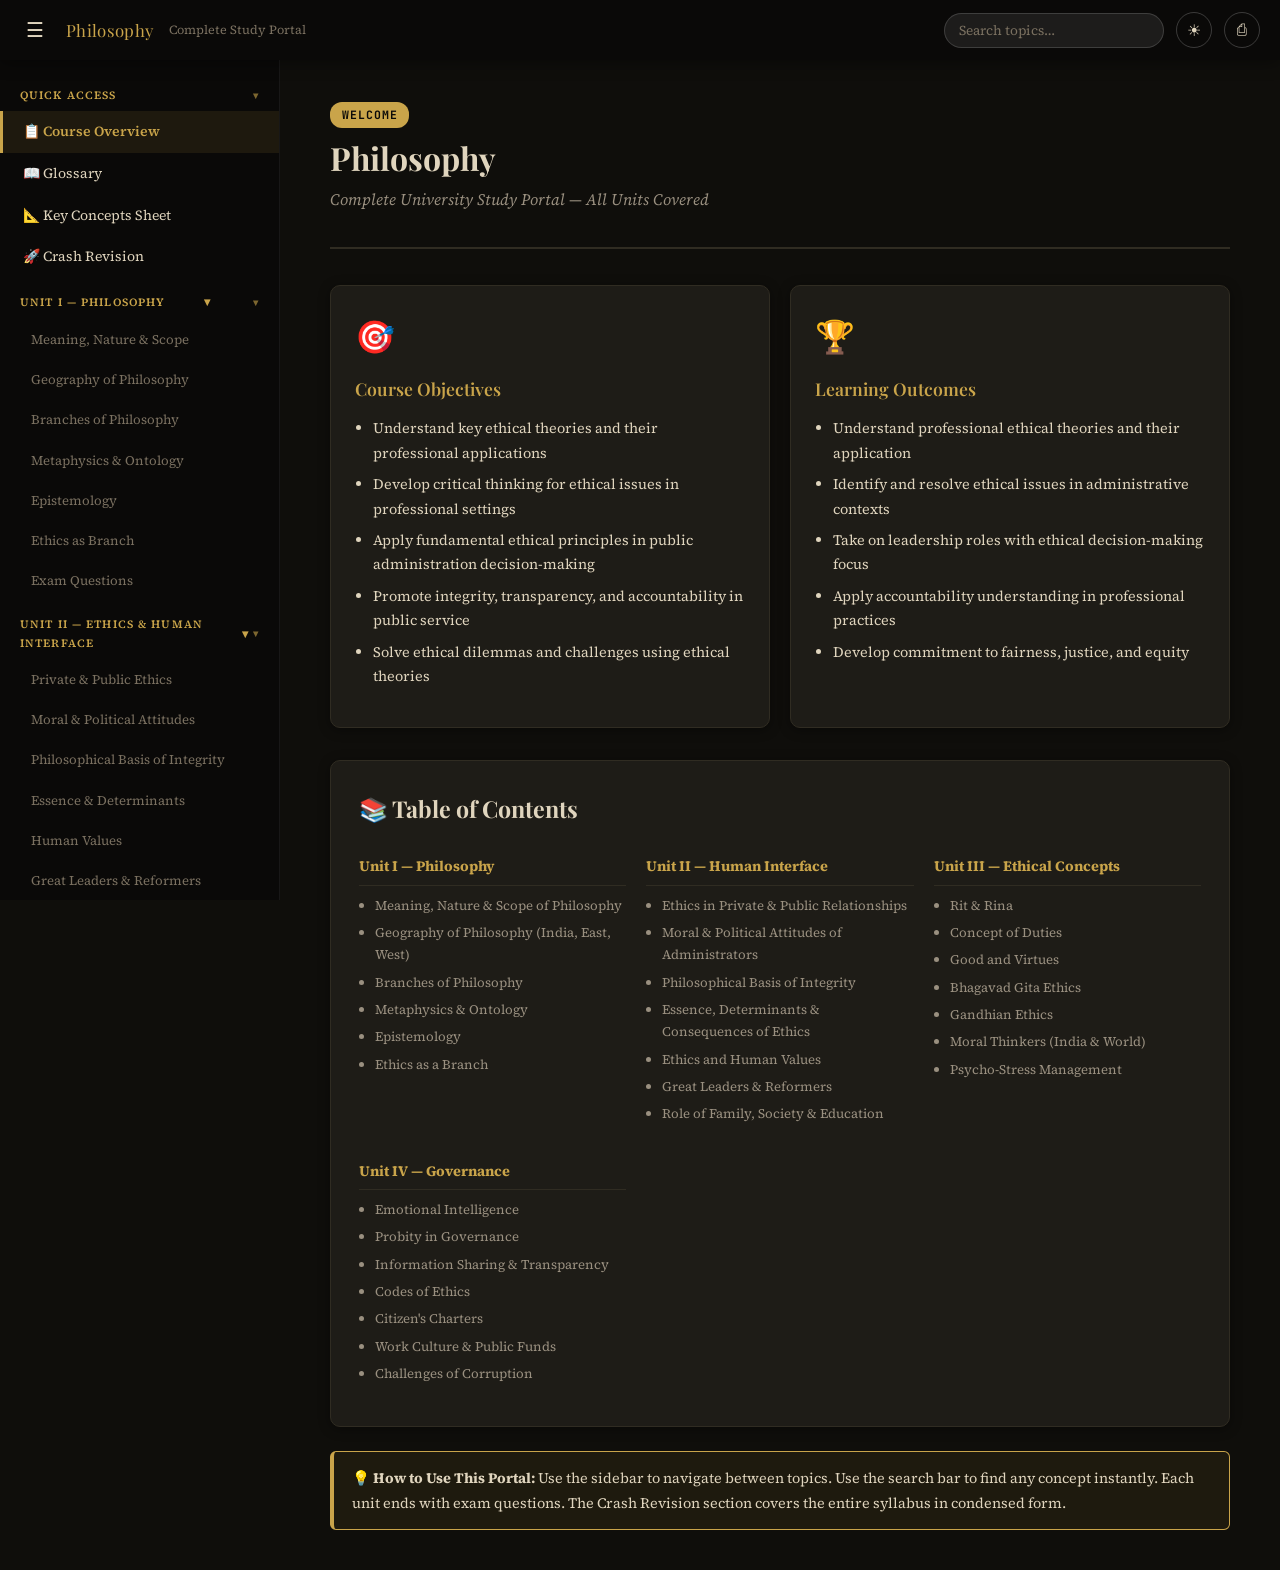
<file: Philosophy/index.html>
<!DOCTYPE html>
<html lang="en" data-theme="dark">

<head>
  <meta charset="UTF-8">
  <meta name="viewport" content="width=device-width, initial-scale=1.0">
  <title>Philosophy — Complete Study Portal</title>
  <link rel="stylesheet" href="styles.css">
</head>

<body>

  <!-- Top Bar -->
  <header class="topbar">
    <div class="topbar-left">
      <button class="menu-toggle" id="menuToggle" aria-label="Toggle sidebar">☰</button>
      <span class="site-title">Philosophy</span>
      <span class="site-subtitle">Complete Study Portal</span>
    </div>
    <div class="topbar-right">
      <div class="search-wrap">
        <input type="text" id="searchInput" placeholder="Search topics…" autocomplete="off">
        <div class="search-results" id="searchResults"></div>
      </div>
      <button class="theme-toggle" id="themeToggle" title="Toggle theme">◐</button>
      <button class="print-btn" onclick="window.print()" title="Print">⎙</button>
    </div>
  </header>

  <!-- Layout -->
  <div class="layout">

    <!-- Sidebar -->
    <aside class="sidebar" id="sidebar">
      <nav class="sidebar-nav">

        <div class="nav-section">
          <div class="nav-section-title">Quick Access</div>
          <a class="nav-link" data-target="overview">📋 Course Overview</a>
          <a class="nav-link" data-target="glossary">📖 Glossary</a>
          <a class="nav-link" data-target="formula-sheet">📐 Key Concepts Sheet</a>
          <a class="nav-link" data-target="crash-revision">🚀 Crash Revision</a>
        </div>

        <div class="nav-section">
          <div class="nav-section-title collapsible-header" data-target-group="unit1">Unit I — Philosophy</div>
          <div class="nav-group" id="nav-unit1">
            <a class="nav-link sub" data-target="u1-meaning">Meaning, Nature &amp; Scope</a>
            <a class="nav-link sub" data-target="u1-geography">Geography of Philosophy</a>
            <a class="nav-link sub" data-target="u1-branches">Branches of Philosophy</a>
            <a class="nav-link sub" data-target="u1-metaphysics">Metaphysics &amp; Ontology</a>
            <a class="nav-link sub" data-target="u1-epistemology">Epistemology</a>
            <a class="nav-link sub" data-target="u1-ethics-branch">Ethics as Branch</a>
            <a class="nav-link sub" data-target="u1-exam">Exam Questions</a>
          </div>
        </div>

        <div class="nav-section">
          <div class="nav-section-title collapsible-header" data-target-group="unit2">Unit II — Ethics &amp; Human
            Interface</div>
          <div class="nav-group" id="nav-unit2">
            <a class="nav-link sub" data-target="u2-private-public">Private &amp; Public Ethics</a>
            <a class="nav-link sub" data-target="u2-moral-political">Moral &amp; Political Attitudes</a>
            <a class="nav-link sub" data-target="u2-integrity">Philosophical Basis of Integrity</a>
            <a class="nav-link sub" data-target="u2-essence">Essence &amp; Determinants</a>
            <a class="nav-link sub" data-target="u2-human-values">Human Values</a>
            <a class="nav-link sub" data-target="u2-leaders">Great Leaders &amp; Reformers</a>
            <a class="nav-link sub" data-target="u2-institutions">Family, Society &amp; Education</a>
            <a class="nav-link sub" data-target="u2-exam">Exam Questions</a>
          </div>
        </div>

        <div class="nav-section">
          <div class="nav-section-title collapsible-header" data-target-group="unit3">Unit III — Ethical Concepts</div>
          <div class="nav-group" id="nav-unit3">
            <a class="nav-link sub" data-target="u3-rit-rina">Rit &amp; Rina</a>
            <a class="nav-link sub" data-target="u3-duties">Concept of Duties</a>
            <a class="nav-link sub" data-target="u3-good-virtues">Good &amp; Virtues</a>
            <a class="nav-link sub" data-target="u3-gita">Bhagavad Gita Ethics</a>
            <a class="nav-link sub" data-target="u3-gandhi">Gandhian Ethics</a>
            <a class="nav-link sub" data-target="u3-thinkers">Moral Thinkers</a>
            <a class="nav-link sub" data-target="u3-stress">Psycho-Stress Management</a>
            <a class="nav-link sub" data-target="u3-exam">Exam Questions</a>
          </div>
        </div>

        <div class="nav-section">
          <div class="nav-section-title collapsible-header" data-target-group="unit4">Unit IV — Governance &amp; EQ
          </div>
          <div class="nav-group" id="nav-unit4">
            <a class="nav-link sub" data-target="u4-eq">Emotional Intelligence</a>
            <a class="nav-link sub" data-target="u4-probity">Probity in Governance</a>
            <a class="nav-link sub" data-target="u4-transparency">Transparency &amp; Info Sharing</a>
            <a class="nav-link sub" data-target="u4-codes">Codes of Ethics</a>
            <a class="nav-link sub" data-target="u4-citizen">Citizen's Charters</a>
            <a class="nav-link sub" data-target="u4-corruption">Corruption Challenges</a>
            <a class="nav-link sub" data-target="u4-exam">Exam Questions</a>
          </div>
        </div>

      </nav>
    </aside>

    <!-- Main Content -->
    <main class="main-content" id="mainContent">

      <!-- ===================== OVERVIEW ===================== -->
      <section id="overview" class="content-section active">
        <div class="section-header">
          <div class="unit-badge">Welcome</div>
          <h1>Philosophy</h1>
          <p class="subtitle">Complete University Study Portal — All Units Covered</p>
        </div>

        <div class="objectives-grid">
          <div class="obj-card">
            <div class="obj-icon">🎯</div>
            <h3>Course Objectives</h3>
            <ul>
              <li>Understand key ethical theories and their professional applications</li>
              <li>Develop critical thinking for ethical issues in professional settings</li>
              <li>Apply fundamental ethical principles in public administration decision-making</li>
              <li>Promote integrity, transparency, and accountability in public service</li>
              <li>Solve ethical dilemmas and challenges using ethical theories</li>
            </ul>
          </div>
          <div class="obj-card">
            <div class="obj-icon">🏆</div>
            <h3>Learning Outcomes</h3>
            <ul>
              <li>Understand professional ethical theories and their application</li>
              <li>Identify and resolve ethical issues in administrative contexts</li>
              <li>Take on leadership roles with ethical decision-making focus</li>
              <li>Apply accountability understanding in professional practices</li>
              <li>Develop commitment to fairness, justice, and equity</li>
            </ul>
          </div>
        </div>

        <div class="toc-card">
          <h2>📚 Table of Contents</h2>
          <div class="toc-grid">
            <div class="toc-unit">
              <div class="toc-unit-title">Unit I — Philosophy</div>
              <ul>
                <li>Meaning, Nature &amp; Scope of Philosophy</li>
                <li>Geography of Philosophy (India, East, West)</li>
                <li>Branches of Philosophy</li>
                <li>Metaphysics &amp; Ontology</li>
                <li>Epistemology</li>
                <li>Ethics as a Branch</li>
              </ul>
            </div>
            <div class="toc-unit">
              <div class="toc-unit-title">Unit II — Human Interface</div>
              <ul>
                <li>Ethics in Private &amp; Public Relationships</li>
                <li>Moral &amp; Political Attitudes of Administrators</li>
                <li>Philosophical Basis of Integrity</li>
                <li>Essence, Determinants &amp; Consequences of Ethics</li>
                <li>Ethics and Human Values</li>
                <li>Great Leaders &amp; Reformers</li>
                <li>Role of Family, Society &amp; Education</li>
              </ul>
            </div>
            <div class="toc-unit">
              <div class="toc-unit-title">Unit III — Ethical Concepts</div>
              <ul>
                <li>Rit &amp; Rina</li>
                <li>Concept of Duties</li>
                <li>Good and Virtues</li>
                <li>Bhagavad Gita Ethics</li>
                <li>Gandhian Ethics</li>
                <li>Moral Thinkers (India &amp; World)</li>
                <li>Psycho-Stress Management</li>
              </ul>
            </div>
            <div class="toc-unit">
              <div class="toc-unit-title">Unit IV — Governance</div>
              <ul>
                <li>Emotional Intelligence</li>
                <li>Probity in Governance</li>
                <li>Information Sharing &amp; Transparency</li>
                <li>Codes of Ethics</li>
                <li>Citizen's Charters</li>
                <li>Work Culture &amp; Public Funds</li>
                <li>Challenges of Corruption</li>
              </ul>
            </div>
          </div>
        </div>

        <div class="info-banner">
          <strong>💡 How to Use This Portal:</strong> Use the sidebar to navigate between topics. Use the search bar to
          find any concept instantly. Each unit ends with exam questions. The Crash Revision section covers the entire
          syllabus in condensed form.
        </div>
      </section>

      <!-- ===================== UNIT I ===================== -->
      <section id="u1-meaning" class="content-section">
        <div class="section-header">
          <div class="unit-badge">Unit I</div>
          <h1>Meaning, Nature and Scope of Philosophy</h1>
        </div>

        <div class="learning-objectives">
          <h3>🎯 Learning Objectives</h3>
          <ul>
            <li>Define philosophy and understand its origin</li>
            <li>Identify the nature and characteristics of philosophy</li>
            <li>Understand the scope of philosophical inquiry</li>
            <li>Distinguish philosophy from science and religion</li>
          </ul>
        </div>

        <h2>1.1 Meaning of Philosophy</h2>
        <div class="definition-box">
          <span class="def-label">Definition</span>
          <strong>Philosophy</strong> (from Greek <em>philosophia</em> = philo [love] + sophia [wisdom]) means <em>"love
            of wisdom."</em> It is the systematic and critical study of fundamental questions about existence,
          knowledge, values, reason, mind, and language.
        </div>

        <p>Philosophy is the mother of all sciences. Before sciences became specialized, all intellectual inquiry was
          philosophical. Philosophy asks questions that cannot be answered by empirical science alone, such as: "What is
          truth?", "What is the nature of reality?", "How should we live?", "What is justice?"</p>

        <h3>Etymology and Historical Origin</h3>
        <p>The term was first used by Pythagoras (c. 570–495 BCE), who modestly called himself a <em>philosophos</em>
          (lover of wisdom) rather than a <em>sophos</em> (wise man). Socrates, Plato, and Aristotle established
          systematic philosophical inquiry in ancient Greece.</p>

        <h2>1.2 Nature of Philosophy</h2>
        <div class="theory-card">
          <h3>Key Characteristics of the Nature of Philosophy</h3>
          <div class="char-grid">
            <div class="char-item">
              <div class="char-icon">🔍</div>
              <strong>Critical and Analytical</strong>
              <p>Philosophy critically examines assumptions, arguments, and concepts. It does not accept statements at
                face value but subjects them to rigorous scrutiny.</p>
            </div>
            <div class="char-item">
              <div class="char-icon">🌐</div>
              <strong>Universal and Comprehensive</strong>
              <p>Philosophy deals with universal questions applicable to all of humanity — not limited to any culture,
                time, or place.</p>
            </div>
            <div class="char-item">
              <div class="char-icon">💬</div>
              <strong>Reflective and Self-Critical</strong>
              <p>Philosophy reflects on its own methods, assumptions, and conclusions. It is not dogmatic but open to
                revision.</p>
            </div>
            <div class="char-item">
              <div class="char-icon">🔗</div>
              <strong>Synthetic and Integrative</strong>
              <p>Philosophy integrates knowledge from different disciplines to form a coherent worldview or system of
                thought.</p>
            </div>
            <div class="char-item">
              <div class="char-icon">❓</div>
              <strong>Speculative</strong>
              <p>Philosophy speculates about matters beyond empirical verification — the nature of the soul, ultimate
                reality, God, morality.</p>
            </div>
            <div class="char-item">
              <div class="char-icon">⚖️</div>
              <strong>Normative</strong>
              <p>Philosophy prescribes norms — how things ought to be, not just how they are. This is especially true in
                ethics and political philosophy.</p>
            </div>
          </div>
        </div>

        <h2>1.3 Scope of Philosophy</h2>
        <p>The scope of philosophy is vast and encompasses everything that can be questioned. Philosophy's scope
          includes:</p>

        <div class="comparison-table-wrap">
          <table class="comparison-table">
            <thead>
              <tr>
                <th>Domain</th>
                <th>Questions Asked</th>
                <th>Branch</th>
              </tr>
            </thead>
            <tbody>
              <tr>
                <td>Reality &amp; Existence</td>
                <td>What is real? What exists? Is there God?</td>
                <td>Metaphysics / Ontology</td>
              </tr>
              <tr>
                <td>Knowledge</td>
                <td>What can we know? How do we know it?</td>
                <td>Epistemology</td>
              </tr>
              <tr>
                <td>Morality &amp; Values</td>
                <td>What is good? How should we act?</td>
                <td>Ethics</td>
              </tr>
              <tr>
                <td>Beauty &amp; Art</td>
                <td>What is beautiful? What is art?</td>
                <td>Aesthetics</td>
              </tr>
              <tr>
                <td>Logic &amp; Reasoning</td>
                <td>What are the rules of valid reasoning?</td>
                <td>Logic</td>
              </tr>
              <tr>
                <td>Society &amp; Politics</td>
                <td>What is justice? What is the ideal state?</td>
                <td>Political Philosophy</td>
              </tr>
              <tr>
                <td>Language &amp; Meaning</td>
                <td>How does language work? What does meaning mean?</td>
                <td>Philosophy of Language</td>
              </tr>
              <tr>
                <td>Mind &amp; Consciousness</td>
                <td>What is the mind? Is consciousness physical?</td>
                <td>Philosophy of Mind</td>
              </tr>
            </tbody>
          </table>
        </div>

        <div class="definition-box">
          <span class="def-label">Key Distinction</span>
          <strong>Philosophy vs. Science:</strong> Science answers <em>how</em> questions through observation and
          experiment. Philosophy answers <em>why</em> and <em>what</em> questions through reason and argumentation. Both
          are complementary.
        </div>
      </section>

      <section id="u1-geography" class="content-section">
        <div class="section-header">
          <div class="unit-badge">Unit I</div>
          <h1>Geography of Philosophy: India, East &amp; West</h1>
        </div>

        <h2>2.1 Indian Philosophy</h2>
        <p>Indian philosophy is one of the oldest and most sophisticated philosophical traditions in the world, dating
          back to the Vedic period (c. 1500 BCE). It is characterized by its deep spiritual orientation and concern with
          <em>moksha</em> (liberation).
        </p>

        <div class="theory-card">
          <h3>Schools of Indian Philosophy</h3>
          <div class="schools-grid">
            <div class="school-card astika">
              <div class="school-label">Āstika (Orthodox — Accept Vedic Authority)</div>
              <div class="school-items">
                <span>Nyāya</span><span>Vaiśeṣika</span><span>Sāṃkhya</span>
                <span>Yoga</span><span>Mīmāṃsā</span><span>Vedānta</span>
              </div>
            </div>
            <div class="school-card nastika">
              <div class="school-label">Nāstika (Heterodox — Do Not Accept Vedic Authority)</div>
              <div class="school-items">
                <span>Buddhism</span><span>Jainism</span><span>Cārvāka (Materialism)</span>
                <span>Ājīvika</span>
              </div>
            </div>
          </div>
        </div>

        <h3>Key Features of Indian Philosophy</h3>
        <ul>
          <li><strong>Soteriological orientation:</strong> Ultimate goal is liberation (moksha/nirvana/mukti)</li>
          <li><strong>Dharma-centered:</strong> Ethical conduct as cosmically ordered duty</li>
          <li><strong>Karma theory:</strong> Moral causality — actions determine future experience</li>
          <li><strong>Ātman-Brahman relationship:</strong> Inquiry into the nature of the self and ultimate reality</li>
          <li><strong>Epistemological concern:</strong> Pramāṇas (valid sources of knowledge) are central</li>
          <li><strong>Practical orientation:</strong> Philosophy as a guide to living, not merely academic inquiry</li>
        </ul>

        <h3>Notable Indian Philosophers</h3>
        <div class="philosopher-grid">
          <div class="philosopher-card">
            <strong>Adi Shankaracharya</strong>
            <p>Non-dualism (Advaita Vedānta) — Brahman alone is real; the world is māyā (illusion)</p>
          </div>
          <div class="philosopher-card">
            <strong>Ramanuja</strong>
            <p>Qualified non-dualism (Viśiṣṭādvaita) — God, souls, and world are distinct but united</p>
          </div>
          <div class="philosopher-card">
            <strong>Madhva</strong>
            <p>Dualism (Dvaita) — God and individual souls are eternally distinct</p>
          </div>
          <div class="philosopher-card">
            <strong>Gautama Buddha</strong>
            <p>Middle Path; Four Noble Truths; Eightfold Path; impermanence and no-self (anattā)</p>
          </div>
          <div class="philosopher-card">
            <strong>Mahavira</strong>
            <p>Jain ethics; non-violence (ahimsa); anekāntavāda (many-sidedness of truth)</p>
          </div>
          <div class="philosopher-card">
            <strong>Kautilya (Chanakya)</strong>
            <p>Political philosophy; Arthashastra; pragmatic statecraft; Rajadharma</p>
          </div>
        </div>

        <h2>2.2 Eastern Philosophy (Beyond India)</h2>
        <h3>Chinese Philosophy</h3>
        <div class="theory-card">
          <ul>
            <li><strong>Confucianism (Kongzi/Confucius, 551–479 BCE):</strong> Ethics of social harmony, respect for
              hierarchy, benevolence (rén), ritual propriety (lǐ), filial piety. Extremely relevant to public
              administration ethics.</li>
            <li><strong>Taoism (Laozi, Zhuangzi):</strong> The Tao (Way) as the underlying principle of the universe;
              wu-wei (non-action/effortless action); harmony with nature; simplicity and spontaneity.</li>
            <li><strong>Legalism:</strong> Governance through strict laws and enforcement rather than virtue;
              influential in Chinese political theory.</li>
            <li><strong>Buddhism (Chan/Zen):</strong> Spread from India to China; emphasis on meditation, direct
              experience, and compassion.</li>
          </ul>
        </div>

        <h3>Japanese Philosophy</h3>
        <ul>
          <li><strong>Zen Buddhism:</strong> Emphasis on direct experience, mindfulness, and enlightenment through
            meditation</li>
          <li><strong>Bushido:</strong> Samurai code of ethics — loyalty, honor, discipline, courage</li>
          <li><strong>Nishida Kitaro:</strong> Founder of the Kyoto School; attempted synthesis of East and West
            philosophy</li>
        </ul>

        <h2>2.3 Western Philosophy</h2>
        <div class="timeline-container">
          <div class="timeline-item">
            <div class="timeline-era">Ancient (600 BCE – 400 CE)</div>
            <div class="timeline-content">Pre-Socratics (Thales, Heraclitus, Parmenides); Sophists; Socrates; Plato;
              Aristotle; Stoics; Epicureans; Skeptics</div>
          </div>
          <div class="timeline-item">
            <div class="timeline-era">Medieval (400–1400 CE)</div>
            <div class="timeline-content">Augustine; Thomas Aquinas; Anselm; Duns Scotus; William of Ockham — philosophy
              dominated by Christian theology</div>
          </div>
          <div class="timeline-item">
            <div class="timeline-era">Modern (1400–1800 CE)</div>
            <div class="timeline-content">Descartes; Spinoza; Leibniz (Rationalism); Locke; Berkeley; Hume (Empiricism);
              Kant's Critical Philosophy</div>
          </div>
          <div class="timeline-item">
            <div class="timeline-era">Contemporary (1800–present)</div>
            <div class="timeline-content">Hegel; Marx; Nietzsche; Pragmatism (James, Dewey); Analytic Philosophy
              (Russell, Wittgenstein); Existentialism (Sartre, Camus); Phenomenology (Husserl, Heidegger); Postmodernism
              (Derrida, Foucault)</div>
          </div>
        </div>

        <h3>Key Western Philosophers Relevant to Ethics &amp; Administration</h3>
        <div class="philosopher-grid">
          <div class="philosopher-card">
            <strong>Plato (428–348 BCE)</strong>
            <p>The Republic; philosopher-kings; justice as harmony; theory of Forms; cardinal virtues</p>
          </div>
          <div class="philosopher-card">
            <strong>Aristotle (384–322 BCE)</strong>
            <p>Nicomachean Ethics; eudaimonia (flourishing); virtue ethics; practical wisdom (phronesis)</p>
          </div>
          <div class="philosopher-card">
            <strong>Immanuel Kant (1724–1804)</strong>
            <p>Deontological ethics; Categorical Imperative; duty-based morality; universal moral law</p>
          </div>
          <div class="philosopher-card">
            <strong>Jeremy Bentham (1748–1832)</strong>
            <p>Utilitarianism; greatest happiness principle; hedonic calculus; consequentialism</p>
          </div>
          <div class="philosopher-card">
            <strong>John Stuart Mill (1806–1873)</strong>
            <p>Refined utilitarianism; quality of pleasures; liberty; harm principle</p>
          </div>
          <div class="philosopher-card">
            <strong>John Rawls (1921–2002)</strong>
            <p>Theory of Justice; veil of ignorance; justice as fairness; difference principle</p>
          </div>
        </div>

        <div class="comparison-table-wrap">
          <h3>Comparison: Indian vs. Western Philosophy</h3>
          <table class="comparison-table">
            <thead>
              <tr>
                <th>Aspect</th>
                <th>Indian Philosophy</th>
                <th>Western Philosophy</th>
              </tr>
            </thead>
            <tbody>
              <tr>
                <td>Primary Goal</td>
                <td>Moksha/Liberation</td>
                <td>Knowledge/Truth/Well-being</td>
              </tr>
              <tr>
                <td>Method</td>
                <td>Meditation, introspection, scripture</td>
                <td>Reason, logic, empirical observation</td>
              </tr>
              <tr>
                <td>Self</td>
                <td>Ātman (connected to Brahman)</td>
                <td>Individual autonomous self</td>
              </tr>
              <tr>
                <td>Ethics</td>
                <td>Dharma, Karma, Ahimsa</td>
                <td>Duty, Virtue, Utility, Rights</td>
              </tr>
              <tr>
                <td>Metaphysics</td>
                <td>Consciousness as fundamental</td>
                <td>Matter vs. mind debate</td>
              </tr>
              <tr>
                <td>Tradition</td>
                <td>Oral, teacher-disciple (Guru-Shishya)</td>
                <td>Written, academic, dialectical</td>
              </tr>
            </tbody>
          </table>
        </div>
      </section>

      <section id="u1-branches" class="content-section">
        <div class="section-header">
          <div class="unit-badge">Unit I</div>
          <h1>Branches of Philosophy: Traditional and Recent Taxonomy</h1>
        </div>

        <h2>Traditional Branches</h2>

        <div class="branch-diagram">
          <svg viewBox="0 0 700 420" xmlns="http://www.w3.org/2000/svg" class="diagram-svg">
            <rect x="270" y="10" width="160" height="50" rx="10" fill="var(--accent)" opacity="0.9" />
            <text x="350" y="30" text-anchor="middle" font-size="13" font-weight="bold" fill="#fff">PHILOSOPHY</text>
            <text x="350" y="50" text-anchor="middle" font-size="11" fill="#fff">Love of Wisdom</text>

            <!-- Lines -->
            <line x1="350" y1="60" x2="100" y2="130" stroke="var(--accent)" stroke-width="1.5" />
            <line x1="350" y1="60" x2="220" y2="130" stroke="var(--accent)" stroke-width="1.5" />
            <line x1="350" y1="60" x2="350" y2="130" stroke="var(--accent)" stroke-width="1.5" />
            <line x1="350" y1="60" x2="480" y2="130" stroke="var(--accent)" stroke-width="1.5" />
            <line x1="350" y1="60" x2="600" y2="130" stroke="var(--accent)" stroke-width="1.5" />

            <rect x="30" y="130" width="140" height="60" rx="8" fill="var(--card-bg)" stroke="var(--border)" />
            <text x="100" y="155" text-anchor="middle" font-size="12" font-weight="bold"
              fill="var(--text)">Metaphysics</text>
            <text x="100" y="173" text-anchor="middle" font-size="10" fill="var(--text-muted)">Reality &amp;
              Existence</text>

            <rect x="150" y="130" width="140" height="60" rx="8" fill="var(--card-bg)" stroke="var(--border)" />
            <text x="220" y="155" text-anchor="middle" font-size="12" font-weight="bold"
              fill="var(--text)">Epistemology</text>
            <text x="220" y="173" text-anchor="middle" font-size="10" fill="var(--text-muted)">Knowledge &amp;
              Belief</text>

            <rect x="275" y="130" width="150" height="60" rx="8" fill="var(--card-bg)" stroke="var(--border)"
              stroke-width="2" />
            <text x="350" y="155" text-anchor="middle" font-size="12" font-weight="bold"
              fill="var(--accent)">Ethics</text>
            <text x="350" y="173" text-anchor="middle" font-size="10" fill="var(--text-muted)">Morality &amp;
              Values</text>

            <rect x="410" y="130" width="140" height="60" rx="8" fill="var(--card-bg)" stroke="var(--border)" />
            <text x="480" y="155" text-anchor="middle" font-size="12" font-weight="bold" fill="var(--text)">Logic</text>
            <text x="480" y="173" text-anchor="middle" font-size="10" fill="var(--text-muted)">Valid Reasoning</text>

            <rect x="530" y="130" width="140" height="60" rx="8" fill="var(--card-bg)" stroke="var(--border)" />
            <text x="600" y="155" text-anchor="middle" font-size="12" font-weight="bold"
              fill="var(--text)">Aesthetics</text>
            <text x="600" y="173" text-anchor="middle" font-size="10" fill="var(--text-muted)">Beauty &amp; Art</text>

            <!-- Second level -->
            <line x1="350" y1="190" x2="200" y2="270" stroke="var(--accent)" stroke-width="1" stroke-dasharray="4" />
            <line x1="350" y1="190" x2="350" y2="270" stroke="var(--accent)" stroke-width="1" stroke-dasharray="4" />
            <line x1="350" y1="190" x2="500" y2="270" stroke="var(--accent)" stroke-width="1" stroke-dasharray="4" />

            <rect x="115" y="270" width="170" height="55" rx="8" fill="var(--card-bg)" stroke="var(--border)" />
            <text x="200" y="293" text-anchor="middle" font-size="11" font-weight="bold" fill="var(--text)">Political
              Philosophy</text>
            <text x="200" y="311" text-anchor="middle" font-size="10" fill="var(--text-muted)">State, Justice,
              Rights</text>

            <rect x="265" y="270" width="170" height="55" rx="8" fill="var(--card-bg)" stroke="var(--border)" />
            <text x="350" y="293" text-anchor="middle" font-size="11" font-weight="bold" fill="var(--text)">Philosophy
              of Mind</text>
            <text x="350" y="311" text-anchor="middle" font-size="10" fill="var(--text-muted)">Consciousness,
              Self</text>

            <rect x="415" y="270" width="170" height="55" rx="8" fill="var(--card-bg)" stroke="var(--border)" />
            <text x="500" y="293" text-anchor="middle" font-size="11" font-weight="bold" fill="var(--text)">Social
              Philosophy</text>
            <text x="500" y="311" text-anchor="middle" font-size="10" fill="var(--text-muted)">Society, Culture</text>

            <text x="350" y="390" text-anchor="middle" font-size="10" fill="var(--text-muted)"
              font-style="italic">Traditional &amp; Contemporary Branches of Philosophy</text>
          </svg>
        </div>

        <h2>Detailed Overview of Each Branch</h2>

        <div class="accordion">

          <div class="accordion-item">
            <div class="accordion-header">📚 Metaphysics</div>
            <div class="accordion-body">
              <p><strong>Metaphysics</strong> studies the fundamental nature of reality. The word comes from Aristotle's
                work "after physics." It asks: What ultimately exists? What is the nature of space, time, causality, and
                identity?</p>
              <p><strong>Major sub-branches:</strong> Ontology (study of being), Cosmology (origin of universe),
                Theology (existence of God), Philosophy of Mind.</p>
              <p><strong>Key questions:</strong> Does God exist? Do abstract objects (numbers, universals) exist? What
                is the relationship between mind and body? Is there free will?</p>
            </div>
          </div>

          <div class="accordion-item">
            <div class="accordion-header">🔬 Epistemology</div>
            <div class="accordion-body">
              <p><strong>Epistemology</strong> is the theory of knowledge. It examines the nature, sources, scope, and
                limits of human knowledge.</p>
              <p><strong>Key questions:</strong> What is knowledge? What distinguishes knowledge from belief? Can we
                trust our senses? What is the relationship between reason and experience?</p>
              <p><strong>Major schools:</strong> Rationalism (knowledge through reason — Descartes, Kant), Empiricism
                (knowledge through experience — Locke, Hume), Pragmatism (knowledge through practical utility — James,
                Dewey).</p>
            </div>
          </div>

          <div class="accordion-item">
            <div class="accordion-header">⚖️ Ethics (Moral Philosophy)</div>
            <div class="accordion-body">
              <p><strong>Ethics</strong> studies moral principles, values, and conduct. It asks what we ought to do and
                what constitutes a good life.</p>
              <p><strong>Three levels:</strong> Meta-ethics (What is the nature of moral claims?), Normative ethics
                (What are the principles of right action?), Applied ethics (How do principles apply to specific
                situations?).</p>
            </div>
          </div>

          <div class="accordion-item">
            <div class="accordion-header">🎨 Aesthetics</div>
            <div class="accordion-body">
              <p><strong>Aesthetics</strong> studies beauty, art, and taste. Key questions: What is art? What makes
                something beautiful? Is aesthetic judgment objective or subjective?</p>
              <p><strong>Key thinkers:</strong> Plato (art as imitation of Forms), Kant (disinterested pleasure in
                beauty), Hegel (art as the sensuous shining of the Idea).</p>
            </div>
          </div>

          <div class="accordion-item">
            <div class="accordion-header">🧮 Logic</div>
            <div class="accordion-body">
              <p><strong>Logic</strong> studies valid reasoning and argument. It provides rules for distinguishing valid
                from invalid inferences.</p>
              <p><strong>Types:</strong> Formal logic (symbolic, propositional, predicate), Informal logic (fallacies,
                argument analysis), Dialectical logic (Hegel's logic of contradiction and synthesis).</p>
            </div>
          </div>

        </div>

        <h2>Recent/Contemporary Branches</h2>
        <div class="comparison-table-wrap">
          <table class="comparison-table">
            <thead>
              <tr>
                <th>Branch</th>
                <th>Focus</th>
                <th>Key Thinkers</th>
              </tr>
            </thead>
            <tbody>
              <tr>
                <td>Philosophy of Science</td>
                <td>Nature, methods, and foundations of science</td>
                <td>Popper, Kuhn, Lakatos</td>
              </tr>
              <tr>
                <td>Philosophy of Language</td>
                <td>Meaning, reference, truth in language</td>
                <td>Frege, Russell, Wittgenstein</td>
              </tr>
              <tr>
                <td>Philosophy of Mind</td>
                <td>Consciousness, mental states, AI</td>
                <td>Descartes, Chalmers, Dennett</td>
              </tr>
              <tr>
                <td>Bioethics</td>
                <td>Ethics in medicine and biology</td>
                <td>Singer, Beauchamp</td>
              </tr>
              <tr>
                <td>Environmental Ethics</td>
                <td>Moral obligations toward nature</td>
                <td>Naess, Leopold</td>
              </tr>
              <tr>
                <td>Applied Ethics</td>
                <td>Ethics in professions, technology, politics</td>
                <td>Multiple</td>
              </tr>
              <tr>
                <td>Feminist Philosophy</td>
                <td>Gender, power, epistemology</td>
                <td>de Beauvoir, Butler</td>
              </tr>
              <tr>
                <td>Philosophy of Technology</td>
                <td>Implications of technology for human life</td>
                <td>Heidegger, Ellul</td>
              </tr>
            </tbody>
          </table>
        </div>
      </section>

      <section id="u1-metaphysics" class="content-section">
        <div class="section-header">
          <div class="unit-badge">Unit I</div>
          <h1>Major Problems of Metaphysics and Ontology</h1>
        </div>

        <h2>What is Metaphysics?</h2>
        <div class="definition-box">
          <span class="def-label">Definition</span>
          <strong>Metaphysics</strong> is the branch of philosophy that investigates the fundamental nature of reality,
          including questions about what exists, what it is like, and how it is structured. It goes beyond the physical
          world to ask foundational questions that science presupposes rather than answers.
        </div>

        <h2>Major Problems of Metaphysics</h2>

        <div class="problem-card">
          <h3>1. The Problem of Universals</h3>
          <p><strong>Question:</strong> Do abstract properties (redness, justice, humanity) exist independently of
            particular things?</p>
          <p><strong>Realism (Plato, Aristotle):</strong> Universals exist — either in a transcendent realm (Plato) or
            immanent in things (Aristotle).</p>
          <p><strong>Nominalism:</strong> Only particular things exist; universals are just names or concepts in the
            mind.</p>
          <p><strong>Conceptualism:</strong> Universals exist as mental concepts but not in external reality.</p>
        </div>

        <div class="problem-card">
          <h3>2. The Mind-Body Problem</h3>
          <p><strong>Question:</strong> What is the relationship between mental states (thoughts, feelings) and physical
            states (brain processes)?</p>
          <div class="comparison-table-wrap">
            <table class="comparison-table">
              <thead>
                <tr>
                  <th>Position</th>
                  <th>View</th>
                  <th>Key Thinker</th>
                </tr>
              </thead>
              <tbody>
                <tr>
                  <td>Substance Dualism</td>
                  <td>Mind and body are two distinct substances</td>
                  <td>Descartes</td>
                </tr>
                <tr>
                  <td>Physicalism/Materialism</td>
                  <td>Mind is reducible to physical processes</td>
                  <td>Hobbes, modern neuroscience</td>
                </tr>
                <tr>
                  <td>Idealism</td>
                  <td>Only minds/mental states are ultimately real</td>
                  <td>Berkeley, Hegel</td>
                </tr>
                <tr>
                  <td>Neutral Monism</td>
                  <td>Mind and matter are aspects of one neutral substance</td>
                  <td>Spinoza, Russell</td>
                </tr>
                <tr>
                  <td>Advaita Vedanta</td>
                  <td>Only Brahman (consciousness) is ultimately real</td>
                  <td>Shankaracharya</td>
                </tr>
              </tbody>
            </table>
          </div>
        </div>

        <div class="problem-card">
          <h3>3. The Problem of Free Will and Determinism</h3>
          <p><strong>Determinism:</strong> Every event, including human action, is causally determined by prior events
            according to natural laws. No genuine free will.</p>
          <p><strong>Libertarianism (in metaphysics):</strong> Free will exists; human agents can act independently of
            causal necessity.</p>
          <p><strong>Compatibilism:</strong> Free will and determinism are compatible — freedom is acting according to
            one's own desires without external coercion (Hume, Mill).</p>
          <p><strong>Relevance to Administration:</strong> The free will vs. determinism debate affects our
            understanding of moral responsibility and accountability in public administration.</p>
        </div>

        <div class="problem-card">
          <h3>4. The Problem of Personal Identity</h3>
          <p><strong>Question:</strong> What makes a person the same person over time despite physical and psychological
            changes?</p>
          <p><strong>Psychological continuity theory (Locke):</strong> Identity consists in continuity of consciousness
            and memory.</p>
          <p><strong>Physical continuity theory:</strong> Identity consists in biological continuity of the body.</p>
          <p><strong>Buddhist no-self view:</strong> There is no persistent self; the self is a changing stream of
            experiences (anattā).</p>
        </div>

        <div class="problem-card">
          <h3>5. The Existence of God</h3>
          <p><strong>Ontological Argument (Anselm, Descartes):</strong> God, as the greatest conceivable being, must
            exist because existence is a perfection.</p>
          <p><strong>Cosmological Argument (Aquinas):</strong> Everything has a cause; there must be an uncaused first
            cause = God.</p>
          <p><strong>Teleological Argument (Paley):</strong> The design of the universe implies a designer.</p>
          <p><strong>Atheism:</strong> No sufficient evidence for God's existence; the problem of evil argues against a
            good, omnipotent God.</p>
        </div>

        <h2>Ontology: The Study of Being</h2>
        <div class="definition-box">
          <span class="def-label">Definition</span>
          <strong>Ontology</strong> (from Greek <em>ontos</em> = being) is the branch of metaphysics that studies the
          categories and structure of being. It asks: What kinds of things exist? What is the most basic nature of
          existence?
        </div>

        <h3>Key Ontological Categories</h3>
        <ul>
          <li><strong>Substance:</strong> Independent things that exist in themselves (physical objects, God)</li>
          <li><strong>Properties/Attributes:</strong> Features of things (color, shape, weight)</li>
          <li><strong>Relations:</strong> How things stand in relation to each other</li>
          <li><strong>Events:</strong> Occurrences at particular times and places</li>
          <li><strong>Abstract objects:</strong> Numbers, sets, propositions — non-physical entities</li>
        </ul>

        <h3>Major Ontological Positions</h3>
        <div class="comparison-table-wrap">
          <table class="comparison-table">
            <thead>
              <tr>
                <th>Position</th>
                <th>What Ultimately Exists</th>
                <th>Key Thinkers</th>
              </tr>
            </thead>
            <tbody>
              <tr>
                <td>Materialism/Physicalism</td>
                <td>Only physical/material things</td>
                <td>Democritus, Marx, modern science</td>
              </tr>
              <tr>
                <td>Idealism</td>
                <td>Only minds and mental content</td>
                <td>Berkeley, Hegel, Bradley</td>
              </tr>
              <tr>
                <td>Dualism</td>
                <td>Both material and mental substances</td>
                <td>Descartes, Plato</td>
              </tr>
              <tr>
                <td>Monism</td>
                <td>One fundamental substance (either material or mental)</td>
                <td>Spinoza, Parmenides</td>
              </tr>
              <tr>
                <td>Pluralism</td>
                <td>Multiple irreducible types of things</td>
                <td>Leibniz, William James</td>
              </tr>
            </tbody>
          </table>
        </div>
      </section>

      <section id="u1-epistemology" class="content-section">
        <div class="section-header">
          <div class="unit-badge">Unit I</div>
          <h1>Major Problems of Epistemology</h1>
        </div>

        <div class="definition-box">
          <span class="def-label">Definition</span>
          <strong>Epistemology</strong> (from Greek <em>episteme</em> = knowledge + <em>logos</em> = study) is the
          branch of philosophy concerned with the theory of knowledge — its nature, scope, sources, and limits. It asks:
          What do we know? How do we know it? Can we know anything at all?
        </div>

        <h2>Major Epistemological Problems</h2>

        <div class="problem-card">
          <h3>1. The Analysis of Knowledge (Justified True Belief)</h3>
          <p>Traditionally, knowledge = <strong>Justified True Belief (JTB)</strong>: you know P if and only if (i) P is
            true, (ii) you believe P, (iii) you are justified in believing P.</p>
          <p><strong>Gettier Problem (1963):</strong> Edmund Gettier showed that JTB is insufficient — there can be
            justified true beliefs that are not knowledge due to luck. This opened a vast debate about the correct
            analysis of knowledge.</p>
        </div>

        <div class="problem-card">
          <h3>2. The Problem of Skepticism</h3>
          <p><strong>Skepticism</strong> is the view that knowledge is impossible or at least very limited.</p>
          <p><strong>Descartes' Methodological Skepticism:</strong> Could an evil demon be deceiving me about
            everything? Even the external world might be an illusion. Only <em>cogito ergo sum</em> (I think, therefore
            I am) is certain.</p>
          <p><strong>Responses to Skepticism:</strong> Foundationalism (there are basic beliefs that need no
            justification); Coherentism (beliefs are justified by mutual support); Reliabilism (beliefs are justified if
            formed by reliable cognitive processes).</p>
        </div>

        <div class="problem-card">
          <h3>3. Sources of Knowledge: Reason vs. Experience</h3>
          <div class="comparison-table-wrap">
            <table class="comparison-table">
              <thead>
                <tr>
                  <th>Aspect</th>
                  <th>Rationalism</th>
                  <th>Empiricism</th>
                </tr>
              </thead>
              <tbody>
                <tr>
                  <td>Primary source of knowledge</td>
                  <td>Reason/Intellect</td>
                  <td>Sensory experience</td>
                </tr>
                <tr>
                  <td>Innate ideas</td>
                  <td>Yes — some knowledge is innate</td>
                  <td>No — mind is blank slate (tabula rasa)</td>
                </tr>
                <tr>
                  <td>A priori knowledge</td>
                  <td>Central and extensive</td>
                  <td>Limited (only formal/analytic truths)</td>
                </tr>
                <tr>
                  <td>Key thinkers</td>
                  <td>Descartes, Spinoza, Leibniz</td>
                  <td>Locke, Berkeley, Hume</td>
                </tr>
                <tr>
                  <td>Kant's synthesis</td>
                  <td colspan="2">Knowledge requires both sensory intuition (empiricism) and conceptual structure
                    (rationalism)</td>
                </tr>
              </tbody>
            </table>
          </div>
        </div>

        <div class="problem-card">
          <h3>4. A Priori vs. A Posteriori Knowledge</h3>
          <p><strong>A priori knowledge:</strong> Knowledge that does not depend on sensory experience. Examples:
            mathematical truths, logical truths. "All bachelors are unmarried."</p>
          <p><strong>A posteriori knowledge:</strong> Knowledge that depends on sensory experience. Examples: "The sky
            is blue," "Water boils at 100°C at sea level."</p>
          <p><strong>Kant's Contribution:</strong> There are synthetic a priori judgments — judgments that are
            necessarily true (a priori) but not merely definitional (synthetic). Example: "Every event has a cause."</p>
        </div>

        <div class="problem-card">
          <h3>5. Indian Epistemology: Pramāṇas</h3>
          <p>Indian philosophy developed a sophisticated theory of valid sources of knowledge (<em>pramāṇas</em>):</p>
          <ul>
            <li><strong>Pratyakṣa (Perception):</strong> Direct sensory knowledge</li>
            <li><strong>Anumāna (Inference):</strong> Knowledge through logical inference</li>
            <li><strong>Upamāna (Comparison/Analogy):</strong> Knowledge through similarity</li>
            <li><strong>Śabda (Testimony/Scripture):</strong> Knowledge through reliable verbal testimony</li>
            <li><strong>Arthāpatti (Postulation):</strong> Knowledge through hypothetical reasoning</li>
            <li><strong>Anupalabdhi (Non-perception):</strong> Knowledge through absence</li>
          </ul>
          <p>Different schools accept different numbers: Cārvāka accepts only pratyakṣa; Nyāya accepts four; Vedānta
            accepts six.</p>
        </div>
      </section>

      <section id="u1-ethics-branch" class="content-section">
        <div class="section-header">
          <div class="unit-badge">Unit I</div>
          <h1>Major Problems of Ethics</h1>
        </div>

        <h2>Ethics as a Branch of Philosophy</h2>
        <div class="definition-box">
          <span class="def-label">Definition</span>
          <strong>Ethics</strong> (or Moral Philosophy) is the branch of philosophy that studies questions about right
          and wrong conduct, good and bad character, and the nature and justification of moral judgments. It asks: How
          should we live? What is right? What is good?
        </div>

        <h2>Three Levels of Ethics</h2>
        <div class="levels-container">
          <div class="level-card">
            <div class="level-num">1</div>
            <h3>Meta-Ethics</h3>
            <p>Studies the nature and status of moral claims. Are moral statements objectively true? What do words like
              "good" and "right" mean?</p>
            <p><strong>Key positions:</strong> Moral realism (moral facts exist objectively), Anti-realism (no objective
              moral facts), Emotivism (moral statements express emotions, not facts), Relativism (moral truth is
              relative to culture/individual)</p>
          </div>
          <div class="level-card">
            <div class="level-num">2</div>
            <h3>Normative Ethics</h3>
            <p>Studies principles and theories that tell us what we should do and what constitutes a good life. The main
              arena of ethical theory.</p>
            <p><strong>Key theories:</strong> Virtue Ethics, Deontology, Consequentialism/Utilitarianism, Natural Law,
              Contractarianism</p>
          </div>
          <div class="level-card">
            <div class="level-num">3</div>
            <h3>Applied Ethics</h3>
            <p>Applies normative theories to specific moral problems in practical contexts: medical ethics, business
              ethics, environmental ethics, administrative ethics.</p>
          </div>
        </div>

        <h2>Major Normative Ethical Theories</h2>

        <div class="theory-card highlighted">
          <h3>1. Virtue Ethics (Aristotle, Confucius)</h3>
          <p>Focus: Character and what kind of person one should be.</p>
          <p><strong>Key concept:</strong> Virtues are stable character traits that enable flourishing (eudaimonia). The
            virtuous person has practical wisdom (phronesis) to act rightly in each situation.</p>
          <p><strong>Cardinal virtues (Plato):</strong> Prudence, Justice, Fortitude, Temperance</p>
          <p><strong>Aristotelian virtues:</strong> Courage, Generosity, Truthfulness, Justice, Practical Wisdom, etc.
          </p>
          <p><strong>Application to administration:</strong> Administrators should cultivate virtues of honesty,
            fairness, integrity, and compassion — not just follow rules.</p>
        </div>

        <div class="theory-card highlighted">
          <h3>2. Deontological Ethics (Kant)</h3>
          <p>Focus: Duties and rules — right actions are those that conform to moral duties/rules regardless of
            consequences.</p>
          <p><strong>Kant's Categorical Imperative (three formulations):</strong></p>
          <ul>
            <li><strong>Universal Law Formula:</strong> "Act only according to that maxim by which you can at the same
              time will that it should become a universal law."</li>
            <li><strong>Humanity Formula:</strong> "Act so that you treat humanity, whether in your own person or in
              that of another, always as an end and never as a means only."</li>
            <li><strong>Kingdom of Ends Formula:</strong> Act as a legislator in a moral community where all are treated
              as ends in themselves.</li>
          </ul>
          <p><strong>Application to administration:</strong> Administrators have duties (to truth, to law, to citizens)
            that cannot be overridden even for beneficial outcomes.</p>
        </div>

        <div class="theory-card highlighted">
          <h3>3. Consequentialism / Utilitarianism (Bentham, Mill)</h3>
          <p>Focus: Outcomes/consequences — right actions are those that produce the best outcomes.</p>
          <p><strong>Bentham's Principle of Utility:</strong> "The greatest happiness of the greatest number" — maximize
            total pleasure, minimize pain.</p>
          <p><strong>Mill's refinement:</strong> Quality matters, not just quantity of pleasure — "It is better to be
            Socrates dissatisfied than a fool satisfied."</p>
          <p><strong>Act vs. Rule Utilitarianism:</strong> Act utilitarianism judges each act by its consequences; Rule
            utilitarianism follows rules that generally maximize utility.</p>
          <p><strong>Application to administration:</strong> Policy evaluation through cost-benefit analysis; greatest
            good for greatest number; public welfare maximization.</p>
        </div>

        <div class="theory-card highlighted">
          <h3>4. Natural Law Theory</h3>
          <p>Moral principles are grounded in human nature or the nature of things, discoverable by reason. Associated
            with Aristotle, Stoics, Aquinas.</p>
          <p><strong>Key idea:</strong> Things have natural purposes (telos); acting in accordance with one's
            nature/reason is morally good.</p>
        </div>

        <div class="theory-card highlighted">
          <h3>5. Social Contract Theory (Hobbes, Locke, Rousseau, Rawls)</h3>
          <p>Moral and political rules derive from an agreement (actual or hypothetical) among rational individuals.</p>
          <p><strong>Rawls' Theory of Justice:</strong> Behind the "veil of ignorance" (not knowing one's position in
            society), rational persons would choose (i) equal basic liberties, (ii) fair equality of opportunity, (iii)
            the "difference principle" — inequalities must benefit the least advantaged.</p>
        </div>

        <div class="comparison-table-wrap">
          <h3>Comparison of Major Ethical Theories</h3>
          <table class="comparison-table">
            <thead>
              <tr>
                <th>Theory</th>
                <th>Central Question</th>
                <th>Key Principle</th>
                <th>Strength</th>
                <th>Weakness</th>
              </tr>
            </thead>
            <tbody>
              <tr>
                <td>Virtue Ethics</td>
                <td>What kind of person should I be?</td>
                <td>Cultivate virtuous character</td>
                <td>Rich, person-centered</td>
                <td>Vague guidance for specific decisions</td>
              </tr>
              <tr>
                <td>Deontology</td>
                <td>What is my duty?</td>
                <td>Act according to moral rules</td>
                <td>Respects rights and dignity</td>
                <td>Rigid; ignores consequences</td>
              </tr>
              <tr>
                <td>Utilitarianism</td>
                <td>What produces best outcomes?</td>
                <td>Maximize overall welfare</td>
                <td>Practical; measurable</td>
                <td>May violate individual rights</td>
              </tr>
              <tr>
                <td>Natural Law</td>
                <td>What is natural/rational?</td>
                <td>Act according to human nature</td>
                <td>Grounds morality in reason</td>
                <td>Controversial view of "nature"</td>
              </tr>
              <tr>
                <td>Contractarianism</td>
                <td>What would rational persons agree to?</td>
                <td>Follow agreed principles</td>
                <td>Democratic; fair</td>
                <td>Hypothetical; excludes some groups</td>
              </tr>
            </tbody>
          </table>
        </div>
      </section>

      <section id="u1-exam" class="content-section">
        <div class="section-header">
          <div class="unit-badge">Unit I — Exam</div>
          <h1>Unit I: Exam Questions &amp; Revision</h1>
        </div>

        <div class="exam-section">
          <h2>📝 Very Short Answer Questions (2 Marks)</h2>
          <ol class="exam-list">
            <li>Define Philosophy. What does the word mean etymologically?</li>
            <li>What is Metaphysics? Name its two major sub-branches.</li>
            <li>Distinguish between A Priori and A Posteriori knowledge.</li>
            <li>Name any four Pramāṇas recognized in Indian philosophy.</li>
            <li>What is Ontology?</li>
            <li>Distinguish between Rationalism and Empiricism.</li>
            <li>What is the Categorical Imperative?</li>
            <li>Name the six schools of Indian philosophy (Āstika).</li>
            <li>What is the difference between Normative Ethics and Applied Ethics?</li>
            <li>Name the three formulations of Kant's Categorical Imperative.</li>
          </ol>
        </div>

        <div class="exam-section">
          <h2>📝 Short Answer Questions (5 Marks)</h2>
          <ol class="exam-list">
            <li>Explain the nature and scope of Philosophy.</li>
            <li>Compare Indian and Western Philosophy on five points.</li>
            <li>Explain the Mind-Body Problem with its major positions.</li>
            <li>What is Epistemology? Explain the Problem of Skepticism.</li>
            <li>Compare Virtue Ethics with Deontological Ethics.</li>
            <li>What is Utilitarianism? Distinguish between Act and Rule Utilitarianism.</li>
            <li>Explain Rawls' Theory of Justice.</li>
          </ol>
        </div>

        <div class="exam-section">
          <h2>📝 Long Answer Questions (10–15 Marks)</h2>
          <ol class="exam-list">
            <li>Discuss the geography of philosophy with reference to Indian, Eastern, and Western traditions. Compare
              their key features and contributions.</li>
            <li>Explain the branches of philosophy — both traditional and recent — with diagrams. Elaborate on each
              branch with key questions and thinkers.</li>
            <li>Discuss the major problems of Metaphysics and Ontology in detail.</li>
            <li>Write a detailed essay on Epistemology: its problems, the rationalism-empiricism debate, and Indian
              theories of knowledge.</li>
            <li>Critically examine the major ethical theories — Virtue Ethics, Deontology, and Utilitarianism — with
              their applications to public administration.</li>
          </ol>
        </div>

        <div class="key-points">
          <h2>⚡ Key Points for Quick Revision — Unit I</h2>
          <ul>
            <li>Philosophy = love of wisdom; origin with Pythagoras; Socrates/Plato/Aristotle established systematic
              philosophy</li>
            <li>Five major branches: Metaphysics, Epistemology, Ethics, Logic, Aesthetics</li>
            <li>Indian philosophy: 6 Āstika + 4 Nāstika schools; goal = moksha; Pramāṇas = sources of valid knowledge
            </li>
            <li>Western philosophy: Ancient → Medieval → Modern → Contemporary</li>
            <li>Metaphysics problems: universals, mind-body, free will, personal identity, God's existence</li>
            <li>Epistemology: JTB analysis of knowledge; Rationalism vs Empiricism; Kant's synthesis</li>
            <li>Three ethical theories for exams: Virtue Ethics (Aristotle), Deontology (Kant), Utilitarianism
              (Bentham/Mill)</li>
            <li>Rawls: veil of ignorance; difference principle; justice as fairness</li>
          </ul>
        </div>
      </section>

      <!-- ===================== UNIT II ===================== -->
      <section id="u2-private-public" class="content-section">
        <div class="section-header">
          <div class="unit-badge">Unit II</div>
          <h1>Ethics in Private and Public Relationships</h1>
        </div>

        <div class="learning-objectives">
          <h3>🎯 Learning Objectives</h3>
          <ul>
            <li>Distinguish between ethics in private and public spheres</li>
            <li>Understand the special ethical obligations of public administrators</li>
            <li>Identify moral and political attitudes relevant to administration</li>
            <li>Understand the philosophical basis of integrity</li>
          </ul>
        </div>

        <h2>Ethics in Private Life</h2>
        <p>In private relationships, ethics governs how individuals behave toward family, friends, and those close to
          them. Private ethics emphasizes:</p>
        <ul>
          <li><strong>Personal virtue:</strong> Honesty, kindness, loyalty, compassion in personal dealings</li>
          <li><strong>Autonomy:</strong> Respect for individual freedom and personal choices</li>
          <li><strong>Care ethics (Carol Gilligan):</strong> Emphasis on relationships, care, and empathy rather than
            abstract principles</li>
          <li><strong>Reciprocity:</strong> Mutual obligations between individuals in relationships</li>
        </ul>

        <h2>Ethics in Public Life</h2>
        <div class="definition-box">
          <span class="def-label">Definition</span>
          <strong>Public Ethics</strong> refers to the moral principles and standards that govern the conduct of
          individuals acting in official, public, or professional capacities — especially those holding positions of
          public trust.
        </div>

        <h3>Why Public Ethics is Different</h3>
        <div class="theory-card">
          <ul>
            <li><strong>Public trust:</strong> Public officials act on behalf of citizens and must maintain their trust
            </li>
            <li><strong>Power asymmetry:</strong> Officials exercise authority over citizens and must not abuse this
              power</li>
            <li><strong>Accountability:</strong> Public officials are accountable to democratic institutions and
              citizens</li>
            <li><strong>Impartiality:</strong> Unlike private relationships, public officials must be impartial and
              non-discriminatory</li>
            <li><strong>Transparency:</strong> Public conduct must withstand scrutiny; secrecy undermines democratic
              accountability</li>
            <li><strong>Larger impact:</strong> Official decisions affect many people, not just those immediately
              involved</li>
          </ul>
        </div>

        <h3>Nolan Principles (Seven Principles of Public Life — UK, 1995)</h3>
        <p>These principles, from Lord Nolan's Committee on Standards in Public Life, are globally recognized standards
          for public conduct:</p>
        <div class="nolan-grid">
          <div class="nolan-card"><strong>1. Selflessness</strong>
            <p>Holders of public office should act solely in the public interest, not for personal gain.</p>
          </div>
          <div class="nolan-card"><strong>2. Integrity</strong>
            <p>No financial or other obligations to outside individuals or organizations that could influence official
              duties.</p>
          </div>
          <div class="nolan-card"><strong>3. Objectivity</strong>
            <p>Choices should be made on merit; no bias toward personal, political, or other interests.</p>
          </div>
          <div class="nolan-card"><strong>4. Accountability</strong>
            <p>Officials must submit themselves to scrutiny appropriate to their office.</p>
          </div>
          <div class="nolan-card"><strong>5. Openness</strong>
            <p>Be as open as possible about decisions and actions. Restrictions only when necessary for the public
              interest.</p>
          </div>
          <div class="nolan-card"><strong>6. Honesty</strong>
            <p>Declare and resolve any interests and relationships that might influence judgment.</p>
          </div>
          <div class="nolan-card"><strong>7. Leadership</strong>
            <p>Promote and support these principles by leadership and example.</p>
          </div>
        </div>

        <div class="comparison-table-wrap">
          <h3>Private Ethics vs. Public Ethics</h3>
          <table class="comparison-table">
            <thead>
              <tr>
                <th>Aspect</th>
                <th>Private Ethics</th>
                <th>Public Ethics</th>
              </tr>
            </thead>
            <tbody>
              <tr>
                <td>Scope</td>
                <td>Personal relationships, family, friends</td>
                <td>Official duties, institutions, citizens</td>
              </tr>
              <tr>
                <td>Accountability</td>
                <td>Personal conscience, social norms</td>
                <td>Legal, institutional, democratic accountability</td>
              </tr>
              <tr>
                <td>Impartiality</td>
                <td>Partiality to loved ones is acceptable</td>
                <td>Impartiality required; favoritism is corruption</td>
              </tr>
              <tr>
                <td>Transparency</td>
                <td>Privacy is a right</td>
                <td>Transparency is a duty</td>
              </tr>
              <tr>
                <td>Standards</td>
                <td>Personal values, religious norms</td>
                <td>Laws, regulations, professional codes</td>
              </tr>
              <tr>
                <td>Impact</td>
                <td>Limited to personal circle</td>
                <td>Wide social impact</td>
              </tr>
            </tbody>
          </table>
        </div>
      </section>

      <section id="u2-moral-political" class="content-section">
        <div class="section-header">
          <div class="unit-badge">Unit II</div>
          <h1>Moral and Political Attitudes of Administrators</h1>
        </div>

        <h2>Moral Attitudes</h2>
        <p>A <strong>moral attitude</strong> is a settled disposition to respond to moral situations in a particular way
          — to feel, think, and act in accordance with moral principles. For administrators, key moral attitudes
          include:</p>

        <div class="attitude-grid">
          <div class="attitude-card">
            <strong>Compassion</strong>
            <p>Genuine concern for the welfare of citizens, especially the vulnerable and marginalized.</p>
          </div>
          <div class="attitude-card">
            <strong>Justice</strong>
            <p>Commitment to treating all citizens fairly, impartially, and according to their rights and needs.</p>
          </div>
          <div class="attitude-card">
            <strong>Honesty</strong>
            <p>Truthfulness in all official communications, reports, and decision-making.</p>
          </div>
          <div class="attitude-card">
            <strong>Courage</strong>
            <p>Willingness to stand up for what is right even when it is personally costly or politically inconvenient.
            </p>
          </div>
          <div class="attitude-card">
            <strong>Humility</strong>
            <p>Recognition of the limits of one's knowledge and power; openness to correction and feedback.</p>
          </div>
          <div class="attitude-card">
            <strong>Respect for dignity</strong>
            <p>Treating every citizen as a person with inherent worth, not as a means to administrative ends.</p>
          </div>
        </div>

        <h2>Political Attitudes of Administrators</h2>
        <p>Public administrators operate within a political environment. Their political attitudes affect how they
          navigate the tension between political direction and professional integrity.</p>
        <ul>
          <li><strong>Neutrality vs. Responsiveness:</strong> The classical Weberian model calls for politically neutral
            bureaucracy; modern governance demands responsiveness to elected officials. The challenge is maintaining
            integrity while being politically responsive.</li>
          <li><strong>Rule of Law:</strong> Administrators must uphold the law regardless of political pressure.
            Legality is a non-negotiable standard.</li>
          <li><strong>Public Interest orientation:</strong> Administrators should prioritize the public interest over
            the interests of political patrons, pressure groups, or personal benefit.</li>
          <li><strong>Democratic accountability:</strong> Administrators are ultimately accountable to the democratic
            process and must support democratic institutions.</li>
        </ul>

        <div class="definition-box">
          <span class="def-label">Key Concept</span>
          <strong>Weber's Ideal Bureaucracy:</strong> Max Weber described the ideal bureaucracy as characterized by
          hierarchy, division of labor, formal rules, technical competence, and political neutrality. The administrator
          implements policy decided by politicians; the administrator is accountable upward through the hierarchy and
          ultimately to democratic authority.
        </div>

        <h2>Behaviour of Administrators</h2>
        <p>Administrative behaviour is shaped by multiple forces:</p>
        <ul>
          <li><strong>Organizational culture:</strong> The values, norms, and practices of the organization shape how
            officials behave</li>
          <li><strong>Personal values:</strong> An official's own ethical commitments influence decisions, especially in
            ambiguous situations</li>
          <li><strong>Rules and regulations:</strong> Formal codes and laws constrain administrative discretion</li>
          <li><strong>Professional norms:</strong> The standards of the administrative profession shape expectations
          </li>
          <li><strong>Political context:</strong> Political pressures and incentives affect administrative behaviour
          </li>
          <li><strong>Institutional incentives:</strong> Promotion, recognition, and punishment systems shape behaviour
          </li>
        </ul>
      </section>

      <section id="u2-integrity" class="content-section">
        <div class="section-header">
          <div class="unit-badge">Unit II</div>
          <h1>Philosophical Basis of Integrity</h1>
        </div>

        <div class="definition-box">
          <span class="def-label">Definition</span>
          <strong>Integrity</strong> (from Latin <em>integritas</em> = wholeness, completeness) means consistency
          between one's values, words, and actions. A person of integrity does what they say and says what they believe,
          regardless of external pressure.
        </div>

        <h2>Philosophical Dimensions of Integrity</h2>

        <div class="problem-card">
          <h3>1. Integrity as Wholeness</h3>
          <p>At its core, integrity means being whole and undivided — there is no gap between the private and public
            self, between stated values and actual behavior. The administrator of integrity behaves the same whether
            observed or unobserved.</p>
        </div>

        <div class="problem-card">
          <h3>2. Integrity and Moral Identity (Bernard Williams)</h3>
          <p>Bernard Williams argued that integrity is about having and acting on deep personal commitments — one's
            "ground projects" — which constitute moral identity. An act that violates one's deepest commitments, even
            for good consequences, undermines integrity.</p>
        </div>

        <div class="problem-card">
          <h3>3. Integrity and Authenticity (Existentialism)</h3>
          <p>Existentialists (Sartre, Kierkegaard) link integrity to authenticity — living in accordance with one's own
            freely chosen values, not merely conforming to social expectations. An authentic administrator acts from
            genuine conviction, not fear or self-interest.</p>
        </div>

        <div class="problem-card">
          <h3>4. Integrity in Indian Philosophy</h3>
          <p><strong>Ṛta (cosmic order/truth):</strong> In Vedic thought, integrity means living in harmony with ṛta —
            the cosmic moral order. Actions aligned with ṛta are true and righteous.</p>
          <p><strong>Satya (truth):</strong> Gandh's principle of satya — truthfulness in thought, word, and deed — is a
            form of integrity.</p>
          <p><strong>Dharma:</strong> Integrity as adherence to one's dharma (duty) — doing what one's role requires
            with honesty and commitment.</p>
        </div>

        <h2>Components of Integrity in Administration</h2>
        <ul>
          <li><strong>Truthfulness:</strong> Providing accurate, complete, and honest information</li>
          <li><strong>Consistency:</strong> Applying rules and principles uniformly and consistently</li>
          <li><strong>Impartiality:</strong> Making decisions free from personal bias, favoritism, or discrimination
          </li>
          <li><strong>Accountability:</strong> Accepting responsibility for one's decisions and their consequences</li>
          <li><strong>Confidentiality:</strong> Protecting sensitive information entrusted to the official</li>
          <li><strong>Conflict of interest avoidance:</strong> Not allowing personal interests to influence official
            decisions</li>
        </ul>

        <h2>Integrity vs. Corruption</h2>
        <div class="comparison-table-wrap">
          <table class="comparison-table">
            <thead>
              <tr>
                <th>Integrity</th>
                <th>Corruption</th>
              </tr>
            </thead>
            <tbody>
              <tr>
                <td>Actions aligned with public interest</td>
                <td>Actions serving private interest at public expense</td>
              </tr>
              <tr>
                <td>Transparent decision-making</td>
                <td>Secretive, self-serving decisions</td>
              </tr>
              <tr>
                <td>Consistent application of rules</td>
                <td>Selective, discriminatory application</td>
              </tr>
              <tr>
                <td>Refusing inducements</td>
                <td>Accepting bribes, kickbacks</td>
              </tr>
              <tr>
                <td>Building trust</td>
                <td>Eroding public trust</td>
              </tr>
            </tbody>
          </table>
        </div>
      </section>

      <section id="u2-essence" class="content-section">
        <div class="section-header">
          <div class="unit-badge">Unit II</div>
          <h1>Ethics and Human Interface: Essence, Determinants, and Consequences</h1>
        </div>

        <h2>Essence of Ethics in Human Actions</h2>
        <p>The essence of ethics in human actions lies in the relationship between <em>intention, action, and
            outcome</em> evaluated against moral principles. Every human action has an ethical dimension because it
          affects the actor, others, and the social fabric.</p>

        <div class="theory-card">
          <h3>Elements of an Ethical Human Action</h3>
          <ul>
            <li><strong>Agent:</strong> The person who acts — their motives, intentions, character, and knowledge matter
            </li>
            <li><strong>Act:</strong> The action itself — some acts are intrinsically right or wrong</li>
            <li><strong>Intention:</strong> The motive behind the act — acting from duty (Kant) vs. acting from
              self-interest</li>
            <li><strong>Consequences:</strong> The outcomes of the act for the actor and others</li>
            <li><strong>Context:</strong> The situation in which the act occurs shapes its ethical evaluation</li>
          </ul>
        </div>

        <h2>Determinants of Ethics in Human Actions</h2>
        <p>Human ethical behaviour is shaped by multiple determinants:</p>

        <div class="det-grid">
          <div class="det-card">
            <div class="det-title">🧬 Biological Factors</div>
            <p>Empathy, altruism, and moral emotions (guilt, shame) have evolutionary roots. Research in neuroscience
              shows that moral judgment involves specific brain regions (prefrontal cortex, amygdala).</p>
          </div>
          <div class="det-card">
            <div class="det-title">👨‍👩‍👧 Family Upbringing</div>
            <p>Early moral development occurs in the family. Parental modeling, discipline, values transmission, and
              attachment patterns shape moral character.</p>
          </div>
          <div class="det-card">
            <div class="det-title">🏫 Education</div>
            <p>Formal education transmits cultural values, civic norms, and ethical frameworks. Moral education develops
              ethical reasoning and virtue.</p>
          </div>
          <div class="det-card">
            <div class="det-title">🏘️ Social Environment</div>
            <p>Peer groups, community standards, social institutions, and cultural norms shape what is considered
              ethical behavior.</p>
          </div>
          <div class="det-card">
            <div class="det-title">🛐 Religion</div>
            <p>Religious teachings, texts, and communities transmit moral codes, reinforce virtue through
              reward/punishment narratives, and provide moral motivation.</p>
          </div>
          <div class="det-card">
            <div class="det-title">⚖️ Law and Institutions</div>
            <p>Legal systems codify minimum ethical standards and enforce compliance through sanctions. Institutional
              culture shapes organizational ethics.</p>
          </div>
          <div class="det-card">
            <div class="det-title">🧠 Reason and Conscience</div>
            <p>Individual rational reflection and moral conscience serve as internal determinants of ethical action,
              especially when external norms conflict.</p>
          </div>
          <div class="det-card">
            <div class="det-title">💼 Professional Norms</div>
            <p>Each profession has ethics codes that define standards of conduct for practitioners — medical ethics,
              legal ethics, administrative ethics.</p>
          </div>
        </div>

        <h2>Consequences of Ethics/Unethics in Human Actions</h2>
        <div class="comparison-table-wrap">
          <table class="comparison-table">
            <thead>
              <tr>
                <th>Domain</th>
                <th>Consequences of Ethical Action</th>
                <th>Consequences of Unethical Action</th>
              </tr>
            </thead>
            <tbody>
              <tr>
                <td>Individual</td>
                <td>Self-respect, moral integrity, psychological well-being, trust from others</td>
                <td>Guilt, shame, loss of reputation, legal liability</td>
              </tr>
              <tr>
                <td>Organizational</td>
                <td>Trust, efficiency, cohesion, good reputation, staff morale</td>
                <td>Corruption, inefficiency, dysfunction, scandals, prosecution</td>
              </tr>
              <tr>
                <td>Social</td>
                <td>Social cohesion, trust in institutions, fairness, justice</td>
                <td>Erosion of trust, social conflict, inequality, injustice</td>
              </tr>
              <tr>
                <td>Political</td>
                <td>Legitimate governance, democratic health, citizen engagement</td>
                <td>Delegitimization, authoritarianism, social unrest</td>
              </tr>
            </tbody>
          </table>
        </div>
      </section>

      <section id="u2-human-values" class="content-section">
        <div class="section-header">
          <div class="unit-badge">Unit II</div>
          <h1>Ethics and Human Values</h1>
        </div>

        <div class="definition-box">
          <span class="def-label">Definition</span>
          <strong>Values</strong> are deeply held principles or standards that guide human behavior and evaluation. They
          represent what a person or culture considers important, desirable, and worthy. Values differ from norms
          (specific rules) and interests (desires) — they are more fundamental and stable.
        </div>

        <h2>Types of Values</h2>
        <div class="comparison-table-wrap">
          <table class="comparison-table">
            <thead>
              <tr>
                <th>Type</th>
                <th>Description</th>
                <th>Examples</th>
              </tr>
            </thead>
            <tbody>
              <tr>
                <td>Moral/Ethical Values</td>
                <td>Guide right conduct and character</td>
                <td>Honesty, justice, compassion, integrity</td>
              </tr>
              <tr>
                <td>Aesthetic Values</td>
                <td>Guide judgments of beauty and taste</td>
                <td>Beauty, harmony, creativity, elegance</td>
              </tr>
              <tr>
                <td>Epistemic Values</td>
                <td>Guide knowledge and belief</td>
                <td>Truth, accuracy, evidence-based reasoning</td>
              </tr>
              <tr>
                <td>Social Values</td>
                <td>Guide relationships and social order</td>
                <td>Respect, cooperation, fairness, solidarity</td>
              </tr>
              <tr>
                <td>Economic Values</td>
                <td>Guide resource allocation and work</td>
                <td>Efficiency, sustainability, frugality</td>
              </tr>
              <tr>
                <td>Spiritual Values</td>
                <td>Guide spiritual life and ultimate meaning</td>
                <td>Liberation, devotion, inner peace</td>
              </tr>
            </tbody>
          </table>
        </div>

        <h2>Core Human Values in Public Service</h2>
        <div class="values-grid">
          <div class="value-card">
            <div class="value-icon">⚖️</div>
            <strong>Justice</strong>
            <p>Fair treatment according to merit, need, and rights. Non-discrimination. Equal application of law.</p>
          </div>
          <div class="value-card">
            <div class="value-icon">🤝</div>
            <strong>Equity</strong>
            <p>Ensuring equal outcomes; compensating for systemic disadvantages; affirmative action.</p>
          </div>
          <div class="value-card">
            <div class="value-icon">💯</div>
            <strong>Integrity</strong>
            <p>Wholeness; alignment between values and actions; honesty; trustworthiness.</p>
          </div>
          <div class="value-card">
            <div class="value-icon">🌍</div>
            <strong>Service</strong>
            <p>Dedication to public welfare above personal gain; servant leadership.</p>
          </div>
          <div class="value-card">
            <div class="value-icon">💎</div>
            <strong>Dignity</strong>
            <p>Respect for the inherent worth of every person regardless of status or circumstance.</p>
          </div>
          <div class="value-card">
            <div class="value-icon">🔍</div>
            <strong>Transparency</strong>
            <p>Openness in decision-making; making information available; accountability to public scrutiny.</p>
          </div>
        </div>
      </section>

      <section id="u2-leaders" class="content-section">
        <div class="section-header">
          <div class="unit-badge">Unit II</div>
          <h1>Lessons from Lives and Teachings of Great Leaders and Reformers</h1>
        </div>

        <div class="leader-section">
          <h2>Indian Leaders and Reformers</h2>

          <div class="leader-card">
            <div class="leader-header">
              <span class="leader-name">Mahatma Gandhi (1869–1948)</span>
              <span class="leader-tag">Political &amp; Moral Reformer</span>
            </div>
            <p><strong>Core teachings:</strong> Satya (Truth), Ahimsa (Non-violence), Satyagraha (Truth-force), Swaraj
              (Self-rule), Sarvodaya (welfare of all)</p>
            <p><strong>Ethical lessons:</strong> Ends do not justify means; service before self; simple living, high
              thinking; moral courage in face of injustice; importance of inner transformation for social change.</p>
            <p><strong>Administrative relevance:</strong> Accountability to the people; transparent governance;
              decentralization; gram swaraj; inclusive development.</p>
          </div>

          <div class="leader-card">
            <div class="leader-header">
              <span class="leader-name">Dr. B. R. Ambedkar (1891–1956)</span>
              <span class="leader-tag">Social Reformer &amp; Jurist</span>
            </div>
            <p><strong>Core teachings:</strong> Social justice, constitutional democracy, abolition of caste
              discrimination, empowerment of marginalised communities, rule of law</p>
            <p><strong>Ethical lessons:</strong> Equality as a foundational moral principle; rejection of hereditary
              discrimination; education as liberation; constitutional morality over social morality when they conflict.
            </p>
            <p><strong>Administrative relevance:</strong> Equal application of law; affirmative action; protection of
              fundamental rights; Dalit welfare policies.</p>
          </div>

          <div class="leader-card">
            <div class="leader-header">
              <span class="leader-name">Swami Vivekananda (1863–1902)</span>
              <span class="leader-tag">Spiritual Leader &amp; Reformer</span>
            </div>
            <p><strong>Core teachings:</strong> Service to humanity is service to God (Daridra Narayan); practical
              Vedanta; synthesis of spiritual and social action; strength, self-reliance, character</p>
            <p><strong>Ethical lessons:</strong> Character as the foundation of true leadership; fearlessness and
              self-confidence; universal brotherhood; education as character building.</p>
          </div>

          <div class="leader-card">
            <div class="leader-header">
              <span class="leader-name">Rabindranath Tagore (1861–1941)</span>
              <span class="leader-tag">Philosopher &amp; Humanist</span>
            </div>
            <p><strong>Core teachings:</strong> Humanism, universal brotherhood, harmony between nature and humanity,
              freedom of the mind, education as holistic development</p>
            <p><strong>Ethical lessons:</strong> Love, beauty, and truth as paths to the divine; critical nationalism;
              individual freedom within community; moral education through nature and art.</p>
          </div>

          <div class="leader-card">
            <div class="leader-header">
              <span class="leader-name">Sri Aurobindo (1872–1950)</span>
              <span class="leader-tag">Philosopher &amp; Yogi</span>
            </div>
            <p><strong>Core teachings:</strong> Integral yoga; evolution of consciousness; divine life on earth;
              synthesis of material and spiritual progress</p>
            <p><strong>Ethical lessons:</strong> Inner transformation as prerequisite for outer transformation;
              spiritual evolution; integral approach to human development.</p>
          </div>
        </div>

        <div class="leader-section">
          <h2>Global Leaders and Thinkers</h2>

          <div class="leader-card">
            <div class="leader-header">
              <span class="leader-name">Nelson Mandela (1918–2013)</span>
              <span class="leader-tag">Political Leader &amp; Reconciler</span>
            </div>
            <p><strong>Core teachings:</strong> Forgiveness and reconciliation over revenge; democracy and human rights;
              Ubuntu philosophy ("I am because we are")</p>
            <p><strong>Ethical lessons:</strong> Moral courage to sacrifice for justice; forgiveness as a political and
              ethical tool; dignity of every human being; democratic values over personal power.</p>
          </div>

          <div class="leader-card">
            <div class="leader-header">
              <span class="leader-name">Abraham Lincoln (1809–1865)</span>
              <span class="leader-tag">Political Leader</span>
            </div>
            <p><strong>Core teachings:</strong> Democracy as government "of, by, and for the people"; moral
              responsibility to end slavery; preservation of the union through moral leadership</p>
            <p><strong>Ethical lessons:</strong> Moral courage; empathy and compassion for all; humility; placing
              principle above political expediency.</p>
          </div>

          <div class="leader-card">
            <div class="leader-header">
              <span class="leader-name">Mother Teresa (1910–1997)</span>
              <span class="leader-tag">Humanitarian</span>
            </div>
            <p><strong>Core teachings:</strong> Service to the poorest of the poor as service to God; love in action;
              dignity of every human being regardless of social status</p>
            <p><strong>Ethical lessons:</strong> Selfless service; compassion without discrimination; administrative
              vocation as calling not career.</p>
          </div>
        </div>
      </section>

      <section id="u2-institutions" class="content-section">
        <div class="section-header">
          <div class="unit-badge">Unit II</div>
          <h1>Role of Family, Society and Educational Institutions in Inculcating Values</h1>
        </div>

        <h2>The Family as the First School of Ethics</h2>
        <p>The family is the primary institution for moral formation. Through observation, instruction, discipline, and
          love, children develop their foundational moral character in the family environment.</p>
        <div class="theory-card">
          <h3>Family's Role in Value Formation</h3>
          <ul>
            <li><strong>Modeling:</strong> Children observe and imitate the moral behaviour of parents and siblings</li>
            <li><strong>Moral instruction:</strong> Direct teaching of values — honesty, respect, responsibility</li>
            <li><strong>Emotional security:</strong> Secure attachment enables empathy and prosocial behavior</li>
            <li><strong>Discipline:</strong> Setting limits and consequences teaches self-regulation</li>
            <li><strong>Shared narratives:</strong> Family stories, traditions, and religious practices transmit values
            </li>
            <li><strong>Cultural heritage:</strong> Family transmits cultural, ethnic, and religious values to children
            </li>
          </ul>
        </div>

        <h2>Role of Society</h2>
        <ul>
          <li><strong>Peer socialization:</strong> Peers reinforce or challenge values through social approval and
            rejection</li>
          <li><strong>Community norms:</strong> Community expectations shape what is considered acceptable behavior</li>
          <li><strong>Media and popular culture:</strong> Media shapes moral imagination — heroes, villains, desirable
            traits</li>
          <li><strong>Civil society:</strong> NGOs, religious organizations, community groups promote civic values</li>
          <li><strong>Legal and institutional culture:</strong> Laws and institutions codify social values and enforce
            compliance</li>
        </ul>

        <h2>Role of Educational Institutions</h2>
        <div class="theory-card">
          <h3>How Education Shapes Values</h3>
          <ul>
            <li><strong>Moral education:</strong> Explicit teaching of ethical theories, civic values, and good
              character</li>
            <li><strong>Hidden curriculum:</strong> The implicit values communicated through classroom practices, rules,
              and relationships</li>
            <li><strong>Critical thinking:</strong> Teaching students to reason about ethics, not just accept inherited
              values</li>
            <li><strong>Co-curricular activities:</strong> Sports, community service, debate — develop integrity,
              teamwork, leadership</li>
            <li><strong>Teachers as role models:</strong> Teachers model intellectual honesty, fairness, and respect
            </li>
            <li><strong>Exposure to diverse perspectives:</strong> Broadens moral imagination and reduces prejudice</li>
          </ul>
        </div>

        <div class="definition-box">
          <span class="def-label">Kohlberg's Stages of Moral Development</span>
          <p><strong>Pre-conventional (self-interest):</strong> Right = what benefits me; avoid punishment. (Common in
            young children)</p>
          <p><strong>Conventional (conformity):</strong> Right = following rules, laws, social expectations. (Common in
            adolescents and many adults)</p>
          <p><strong>Post-conventional (principled):</strong> Right = universal ethical principles that may transcend
            laws. (Mature moral reasoning — target of education)</p>
        </div>
      </section>

      <section id="u2-exam" class="content-section">
        <div class="section-header">
          <div class="unit-badge">Unit II — Exam</div>
          <h1>Unit II: Exam Questions &amp; Revision</h1>
        </div>

        <div class="exam-section">
          <h2>📝 Very Short Answer (2 Marks)</h2>
          <ol class="exam-list">
            <li>What are the Nolan Principles of public life? Name any four.</li>
            <li>Define integrity in the context of public administration.</li>
            <li>What are human values? Give four examples.</li>
            <li>Name Kohlberg's three stages of moral development.</li>
            <li>What is 'Ubuntu' philosophy? Who popularized it?</li>
            <li>What is Satyagraha? Who coined the term?</li>
          </ol>
        </div>

        <div class="exam-section">
          <h2>📝 Short Answer (5 Marks)</h2>
          <ol class="exam-list">
            <li>Distinguish between ethics in private and public relationships.</li>
            <li>Explain the philosophical basis of integrity with reference to Indian and Western thought.</li>
            <li>Discuss the role of family in inculcating values in children.</li>
            <li>Explain the determinants of ethics in human actions.</li>
            <li>Write a note on the ethical teachings of Mahatma Gandhi.</li>
          </ol>
        </div>

        <div class="exam-section">
          <h2>📝 Long Answer (10–15 Marks)</h2>
          <ol class="exam-list">
            <li>Discuss the moral and political attitudes required of public administrators in a democratic system. How
              do these differ from ethical standards in private life?</li>
            <li>Examine the essence, determinants, and consequences of ethics in human actions with examples from public
              administration.</li>
            <li>Discuss the contribution of great leaders and reformers (Indian and global) to ethical thought and their
              relevance to public administration.</li>
            <li>Examine the role of family, society, and educational institutions in shaping the moral character of
              future administrators.</li>
          </ol>
        </div>

        <div class="key-points">
          <h2>⚡ Key Points — Unit II</h2>
          <ul>
            <li>Public ethics requires impartiality, transparency, accountability unlike private ethics</li>
            <li>7 Nolan Principles: Selflessness, Integrity, Objectivity, Accountability, Openness, Honesty, Leadership
            </li>
            <li>Integrity = wholeness; alignment between values and actions; satya in Indian thought</li>
            <li>Determinants of ethics: family, education, religion, social environment, law, reason</li>
            <li>Gandhi: Satya, Ahimsa, Satyagraha, Sarvodaya; Ambedkar: social justice, constitutional morality</li>
            <li>Kohlberg: Pre-conventional → Conventional → Post-conventional moral development</li>
            <li>Family = primary moral formation; Society = peer norms; Education = explicit moral reasoning</li>
          </ul>
        </div>
      </section>

      <!-- ===================== UNIT III ===================== -->
      <section id="u3-rit-rina" class="content-section">
        <div class="section-header">
          <div class="unit-badge">Unit III</div>
          <h1>Ethical Concepts: Rit and Rina</h1>
        </div>

        <div class="learning-objectives">
          <h3>🎯 Learning Objectives</h3>
          <ul>
            <li>Understand the ancient Indian concepts of Rit (ṛta) and Rina (ṛṇa)</li>
            <li>Apply these concepts to administrative ethics</li>
            <li>Understand the concept of duties in Indian ethical thought</li>
            <li>Understand the concepts of good and virtues in Indian and Western philosophy</li>
          </ul>
        </div>

        <h2>Rit (Ṛta) — Cosmic Moral Order</h2>
        <div class="definition-box">
          <span class="def-label">Definition</span>
          <strong>Ṛta</strong> (Sanskrit: ऋत) is one of the most ancient and foundational concepts of Indian
          civilization, appearing prominently in the Rig Veda. It means <em>cosmic order, truth, and righteousness</em>
          — the principle that underlies and sustains all of creation, both natural and moral.
        </div>

        <h3>Key Dimensions of Ṛta</h3>
        <div class="theory-card">
          <ul>
            <li><strong>Cosmic order:</strong> Ṛta is the natural law that governs the movements of the cosmos — the
              rising of the sun, the cycles of seasons, the flow of rivers. The universe runs according to ṛta.</li>
            <li><strong>Moral order:</strong> Ṛta is also the moral law that governs human conduct. Right action (ṛtam)
              is action in harmony with cosmic truth; wrong action disrupts the cosmic order.</li>
            <li><strong>Truth:</strong> Ṛta is identified with satya (truth). Truth-telling is a cosmic duty because it
              aligns with the fundamental order of reality.</li>
            <li><strong>Guardians:</strong> Varuna and Mitra are the Vedic deities who uphold ṛta. Varuna punishes those
              who violate ṛta through deception and untruth.</li>
            <li><strong>Relationship to Dharma:</strong> Ṛta is the Vedic predecessor of the later concept of
              <em>dharma</em>. Dharma systematized and expanded ṛta as a comprehensive ethical and social code.
            </li>
          </ul>
        </div>

        <h3>Ṛta and Administrative Ethics</h3>
        <p>The concept of ṛta has profound implications for public administration:</p>
        <ul>
          <li>Administrators should act in harmony with truth and moral order, not merely follow rules instrumentally
          </li>
          <li>Truthfulness (satya) is not just a policy preference but a cosmic duty</li>
          <li>Corruption and deception violate the cosmic moral order, not just human regulations</li>
          <li>The concept provides a deep metaphysical foundation for administrative ethics</li>
        </ul>

        <h2>Rina (Ṛṇa) — Cosmic Debt</h2>
        <div class="definition-box">
          <span class="def-label">Definition</span>
          <strong>Ṛṇa</strong> (Sanskrit: ऋण) means <em>debt or obligation</em>. In Indian ethical thought, every human
          being is born into a state of debt to various sources of life, knowledge, and sustenance. These debts define
          one's primary ethical obligations.
        </div>

        <h3>The Three (or Five) Debts (Ṛṇas)</h3>
        <div class="rina-grid">
          <div class="rina-card">
            <div class="rina-num">1</div>
            <strong>Deva Ṛṇa</strong>
            <p>Debt to the gods/cosmic forces that sustain life (sun, rain, nature). Discharged through worship, ritual,
              and gratitude.</p>
          </div>
          <div class="rina-card">
            <div class="rina-num">2</div>
            <strong>Ṛṣi Ṛṇa (Brahma Ṛṇa)</strong>
            <p>Debt to the sages and scholars who preserved and transmitted knowledge. Discharged through study,
              learning, and teaching others.</p>
          </div>
          <div class="rina-card">
            <div class="rina-num">3</div>
            <strong>Pitṛ Ṛṇa</strong>
            <p>Debt to ancestors who gave us life and identity. Discharged through filial piety, having children, and
              performing ancestral rites.</p>
          </div>
          <div class="rina-card">
            <div class="rina-num">4</div>
            <strong>Manuṣya Ṛṇa</strong>
            <p>Debt to fellow human beings. Discharged through hospitality, charity, service, and treating others with
              kindness.</p>
          </div>
          <div class="rina-card">
            <div class="rina-num">5</div>
            <strong>Bhūta Ṛṇa</strong>
            <p>Debt to all living beings. Discharged through non-violence (ahimsa) and care for animals and nature.</p>
          </div>
        </div>

        <h3>Rina and Administrative Ethics</h3>
        <p>The concept of ṛṇa provides a powerful ethical foundation for public service:</p>
        <ul>
          <li>A public servant is in a position of ṛṇa (debt) to the citizens who they serve — their salaries come from
            public funds (tax)</li>
          <li>This debt must be discharged through honest, diligent, and effective service</li>
          <li>The concept discourages the attitude of entitlement and encourages gratitude and responsibility</li>
          <li>Environmental duty (bhūta ṛṇa) supports environmental administration and sustainable development</li>
        </ul>
      </section>

      <section id="u3-duties" class="content-section">
        <div class="section-header">
          <div class="unit-badge">Unit III</div>
          <h1>Concept of Duties</h1>
        </div>

        <h2>Duties in Indian Philosophy</h2>
        <div class="definition-box">
          <span class="def-label">Definition</span>
          <strong>Duty (Dharma/Kartavya)</strong> in Indian ethics refers to the obligations that arise from one's
          position in the cosmic and social order. Performing one's duty is the highest form of ethical action.
        </div>

        <h3>Types of Duties in Indian Thought</h3>
        <div class="theory-card">
          <ul>
            <li><strong>Svadharma (own duty):</strong> The duty specific to one's own role, position, and stage of life.
              The Bhagavad Gita's central teaching is to perform svadharma without attachment to results.</li>
            <li><strong>Sādhāraṇa Dharma (universal duty):</strong> Duties applicable to all human beings — truth,
              non-violence, compassion, purity, self-control.</li>
            <li><strong>Viśeṣa Dharma (specific duty):</strong> Duties specific to one's role — Rajadharma (duties of a
              king/ruler), Praja Dharma (duties of citizens).</li>
            <li><strong>Āpaddharma (emergency duty):</strong> Special duties applicable in times of crisis when normal
              rules may be suspended.</li>
          </ul>
        </div>

        <h2>Rajadharma — Duties of a Ruler/Administrator</h2>
        <p>Rajadharma, as elaborated in texts like the Arthashastra (Kautilya), Manusmriti, and Mahabharata, defines the
          ethical duties of those in governance:</p>
        <ul>
          <li><strong>Protection of citizens (raksha):</strong> The primary duty is to protect citizens from harm —
            internal (crime, injustice) and external (invasion)</li>
          <li><strong>Justice (nyaya):</strong> Administer justice impartially and fearlessly</li>
          <li><strong>Welfare (hita):</strong> Promote the welfare and happiness of citizens</li>
          <li><strong>Non-exploitation:</strong> Do not exploit the resources of the state for personal benefit</li>
          <li><strong>Maintaining dharmic order:</strong> Uphold the social and moral order</li>
          <li><strong>Truthfulness:</strong> Be truthful in all official communications</li>
          <li><strong>Self-discipline:</strong> Rulers must first govern themselves before governing others</li>
        </ul>

        <h2>Duties in Western Ethics</h2>
        <div class="comparison-table-wrap">
          <table class="comparison-table">
            <thead>
              <tr>
                <th>Thinker</th>
                <th>View of Duty</th>
                <th>Key Principle</th>
              </tr>
            </thead>
            <tbody>
              <tr>
                <td>Kant</td>
                <td>Duty is the supreme moral principle</td>
                <td>Act from duty, not inclination; Categorical Imperative</td>
              </tr>
              <tr>
                <td>W.D. Ross</td>
                <td>Prima facie duties — multiple duties that may conflict</td>
                <td>Fidelity, reparation, gratitude, non-maleficence, beneficence, justice, self-improvement</td>
              </tr>
              <tr>
                <td>Cicero</td>
                <td>Duties arise from nature and reason</td>
                <td>"De Officiis" — duties of public service, justice, and friendship</td>
              </tr>
              <tr>
                <td>Rawls</td>
                <td>Natural duties to support just institutions</td>
                <td>Duty to comply with and support just institutions; duty to justice</td>
              </tr>
            </tbody>
          </table>
        </div>

        <h2>W.D. Ross's Prima Facie Duties</h2>
        <p>W.D. Ross (1877–1971) argued that we have multiple moral duties that are <em>prima facie</em>
          (apparent/presumptive) — each is binding unless overridden by a stronger duty:</p>
        <ul>
          <li><strong>Fidelity:</strong> Keep promises</li>
          <li><strong>Reparation:</strong> Make amends for wrongs done</li>
          <li><strong>Gratitude:</strong> Show gratitude to benefactors</li>
          <li><strong>Non-maleficence:</strong> Do not harm others</li>
          <li><strong>Beneficence:</strong> Help others, promote good</li>
          <li><strong>Justice:</strong> Distribute benefits and burdens fairly</li>
          <li><strong>Self-improvement:</strong> Improve one's own virtue and intelligence</li>
        </ul>
      </section>

      <section id="u3-good-virtues" class="content-section">
        <div class="section-header">
          <div class="unit-badge">Unit III</div>
          <h1>Concept of Good and Virtues</h1>
        </div>

        <h2>The Concept of the Good</h2>
        <div class="definition-box">
          <span class="def-label">Definition</span>
          <strong>The Good</strong> (summum bonum, or highest good) refers to the ultimate end or purpose of human life
          — the intrinsically valuable thing that is worth pursuing for its own sake, not as a means to something else.
        </div>

        <div class="comparison-table-wrap">
          <h3>Different Views on the Highest Good</h3>
          <table class="comparison-table">
            <thead>
              <tr>
                <th>Tradition/Thinker</th>
                <th>The Highest Good</th>
              </tr>
            </thead>
            <tbody>
              <tr>
                <td>Aristotle</td>
                <td>Eudaimonia — flourishing/well-being; rational activity in accordance with virtue</td>
              </tr>
              <tr>
                <td>Plato</td>
                <td>The Form of the Good — perfect, transcendent goodness that all other goods reflect</td>
              </tr>
              <tr>
                <td>Epicurus</td>
                <td>Pleasure (hedone) — specifically, ataraxia (tranquility) and aponia (absence of pain)</td>
              </tr>
              <tr>
                <td>Stoics</td>
                <td>Virtue alone is good; external things are indifferent; moral excellence</td>
              </tr>
              <tr>
                <td>Kant</td>
                <td>Good will — the only unconditionally good thing; acting from duty</td>
              </tr>
              <tr>
                <td>Utilitarianism</td>
                <td>Happiness/utility — the greatest pleasure (or preference satisfaction) for the greatest number</td>
              </tr>
              <tr>
                <td>Indian (Vedanta)</td>
                <td>Ānanda (bliss) — the realization of one's identity with Brahman/ultimate reality</td>
              </tr>
              <tr>
                <td>Buddhism</td>
                <td>Nirvana — cessation of suffering through the extinguishing of craving and ignorance</td>
              </tr>
            </tbody>
          </table>
        </div>

        <h2>The Concept of Virtue</h2>
        <div class="definition-box">
          <span class="def-label">Definition</span>
          <strong>Virtue</strong> (Greek: aretē; Latin: virtus; Sanskrit: guṇa) is an excellent or admirable quality of
          character that enables its possessor to live well and act rightly. A virtue is a stable disposition to
          perceive, feel, and act appropriately in relevant situations.
        </div>

        <h3>Aristotle's Doctrine of the Mean</h3>
        <p>Aristotle defined each virtue as the <em>mean between two vices</em> — deficiency and excess:</p>
        <div class="comparison-table-wrap">
          <table class="comparison-table">
            <thead>
              <tr>
                <th>Deficiency (Vice)</th>
                <th>Virtue (Mean)</th>
                <th>Excess (Vice)</th>
              </tr>
            </thead>
            <tbody>
              <tr>
                <td>Cowardice</td>
                <td><strong>Courage</strong></td>
                <td>Recklessness</td>
              </tr>
              <tr>
                <td>Miserliness</td>
                <td><strong>Generosity</strong></td>
                <td>Prodigality</td>
              </tr>
              <tr>
                <td>Self-deprecation</td>
                <td><strong>Truthfulness</strong></td>
                <td>Boastfulness</td>
              </tr>
              <tr>
                <td>Boorishness</td>
                <td><strong>Wit/Humour</strong></td>
                <td>Buffoonery</td>
              </tr>
              <tr>
                <td>Insensitivity</td>
                <td><strong>Temperance</strong></td>
                <td>Licentiousness</td>
              </tr>
              <tr>
                <td>Humility (lack of pride)</td>
                <td><strong>Proper pride</strong></td>
                <td>Vanity</td>
              </tr>
            </tbody>
          </table>
        </div>

        <h3>Virtues in Indian Philosophy</h3>
        <p>Indian philosophy, especially in texts like the Bhagavad Gita and Yoga Sutras, identifies numerous virtues
          (guṇas and sattvic qualities):</p>
        <ul>
          <li><strong>Ahimsa</strong> (non-violence) — supreme virtue in Jainism, Buddhism, and Gandhi's thought</li>
          <li><strong>Satya</strong> (truthfulness) — foundational virtue</li>
          <li><strong>Asteya</strong> (non-stealing) — not taking what is not given</li>
          <li><strong>Brahmacharya</strong> (self-restraint) — control of senses and desires</li>
          <li><strong>Aparigraha</strong> (non-possessiveness) — not hoarding beyond needs</li>
          <li><strong>Śauca</strong> (purity) — cleanliness of body and mind</li>
          <li><strong>Santoṣa</strong> (contentment) — acceptance and gratitude</li>
          <li><strong>Dayā</strong> (compassion) — deep sympathy for the suffering of others</li>
          <li><strong>Kṣamā</strong> (forgiveness) — releasing resentment</li>
          <li><strong>Viveka</strong> (discernment) — ability to distinguish right from wrong</li>
        </ul>
      </section>

      <section id="u3-gita" class="content-section">
        <div class="section-header">
          <div class="unit-badge">Unit III</div>
          <h1>Ethics of the Bhagavad Gita and Its Role in Administration</h1>
        </div>

        <div class="definition-box">
          <span class="def-label">Background</span>
          The <strong>Bhagavad Gita</strong> ("Song of God") is a 700-verse Sanskrit scripture that is part of the
          Mahabharata. It is a dialogue between Prince Arjuna and Lord Krishna on the battlefield of Kurukshetra. It is
          one of the most influential texts in Indian philosophy and is considered a comprehensive guide to ethical
          living.
        </div>

        <h2>Core Ethical Teachings of the Bhagavad Gita</h2>

        <div class="gita-section">
          <div class="gita-concept">
            <h3>1. Nishkama Karma (Desireless Action)</h3>
            <div class="gita-quote">"Let right deeds be thy motive, not the fruit which comes from them." — Bhagavad
              Gita 2:47</div>
            <p>The Gita's most famous teaching: perform your duty (karma) without attachment to results (phala). One
              must act righteously not for reward but because right action is itself the duty.</p>
            <p><strong>Administrative relevance:</strong> An administrator should perform their duties not for career
              advancement, praise, or profit, but because service is their dharma. This reduces corruption (service for
              reward) and prevents inaction (fear of consequences).</p>
          </div>

          <div class="gita-concept">
            <h3>2. Svadharma (One's Own Duty)</h3>
            <p>"Better is one's own dharma, though imperfectly performed, than the dharma of another well performed."
              (3:35)</p>
            <p>Each person has a specific duty appropriate to their position. For an administrator, svadharma means
              honest, efficient, impartial public service — not performing their role half-heartedly or substituting
              personal interests for official duties.</p>
          </div>

          <div class="gita-concept">
            <h3>3. Sthitaprajña (Steady Wisdom)</h3>
            <p>The Gita describes the ideal person as <em>sthitaprajña</em> — one of steady wisdom who is not swayed by
              pleasure or pain, success or failure, praise or criticism.</p>
            <p><strong>Administrative relevance:</strong> Administrators face immense pressures, political interference,
              public criticism, and moral dilemmas. The sthitaprajña ideal counsels equanimity, emotional stability, and
              steadfast commitment to duty regardless of external circumstances.</p>
          </div>

          <div class="gita-concept">
            <h3>4. The Three Yogas (Paths)</h3>
            <div class="yoga-grid">
              <div class="yoga-card">
                <strong>Karma Yoga</strong>
                <p>Path of selfless action; performing duties without ego or attachment. Most directly relevant to
                  administration.</p>
              </div>
              <div class="yoga-card">
                <strong>Jñāna Yoga</strong>
                <p>Path of knowledge and wisdom; discerning the real from the unreal; intellectual clarity in
                  decision-making.</p>
              </div>
              <div class="yoga-card">
                <strong>Bhakti Yoga</strong>
                <p>Path of devotion and love; service motivated by love for the divine or humanity; compassionate
                  governance.</p>
              </div>
            </div>
          </div>

          <div class="gita-concept">
            <h3>5. Daivi and Āsuri Qualities (Chapter 16)</h3>
            <p>The Gita lists divine virtues (daivi sampat) and demonic qualities (āsuri sampat):</p>
            <div class="comparison-table-wrap">
              <table class="comparison-table">
                <thead>
                  <tr>
                    <th>Divine Qualities (Daivi Sampat)</th>
                    <th>Demonic Qualities (Āsuri Sampat)</th>
                  </tr>
                </thead>
                <tbody>
                  <tr>
                    <td>Fearlessness (abhaya)</td>
                    <td>Arrogance (dambha)</td>
                  </tr>
                  <tr>
                    <td>Purity of heart (śauca)</td>
                    <td>Pride (māna)</td>
                  </tr>
                  <tr>
                    <td>Knowledge (jñāna)</td>
                    <td>Anger (krodha)</td>
                  </tr>
                  <tr>
                    <td>Non-violence (ahimsa)</td>
                    <td>Harshness (pāruṣya)</td>
                  </tr>
                  <tr>
                    <td>Truthfulness (satya)</td>
                    <td>Ignorance (ajñāna)</td>
                  </tr>
                  <tr>
                    <td>Compassion (dayā)</td>
                    <td>Deceitfulness (māyā)</td>
                  </tr>
                  <tr>
                    <td>Absence of greed (alobha)</td>
                    <td>Excessive desire (kāma)</td>
                  </tr>
                </tbody>
              </table>
            </div>
            <p><strong>Administrative relevance:</strong> The ideal administrator cultivates daivi sampat and avoids
              āsuri sampat — this provides a rich character-based guide to administrative virtue.</p>
          </div>

          <div class="gita-concept">
            <h3>6. Lokasangraha (Welfare of the World)</h3>
            <p>Krishna tells Arjuna: "Let the welfare of all the worlds be thy motive" (3:20). Actions of great persons
              set examples for others. Administrators are leaders whose ethical behavior influences the entire
              organization and society.</p>
            <p><strong>Administrative relevance:</strong> Public service is not just rule-following but active
              contribution to social welfare — lokasangraha — which requires going beyond minimum compliance to
              proactive public good.</p>
          </div>
        </div>

        <h2>Gita's Concept of Ethical Decision-Making</h2>
        <p>The Gita offers a process for ethical decision-making in difficult situations (like Arjuna's dilemma):</p>
        <ol>
          <li>Identify one's svadharma — what duty requires in this situation</li>
          <li>Consult wise counsel (represented by Krishna) — seek guidance from ethical principles and wise advisers
          </li>
          <li>Act without attachment to outcome — focus on the rightness of action, not consequences for self</li>
          <li>Maintain equanimity (sthitaprajña) — emotional stability enables clear ethical judgment</li>
          <li>Consider the welfare of all (lokasangraha), not just the immediate parties</li>
        </ol>
      </section>

      <section id="u3-gandhi" class="content-section">
        <div class="section-header">
          <div class="unit-badge">Unit III</div>
          <h1>Gandhian Ethics</h1>
        </div>

        <h2>Foundations of Gandhian Ethics</h2>
        <p>Gandhi's ethical system was deeply rooted in Hindu tradition (especially the Gita and Upanishads), Jain
          ethics (especially ahimsa and anekāntavāda), the teachings of Jesus (Sermon on the Mount), and Tolstoy's
          Christian anarchism. It is simultaneously spiritual, political, and practical.</p>

        <div class="gandhi-concept">
          <h3>1. Satya (Truth)</h3>
          <p>For Gandhi, Satya (Truth) is God — "Truth is God" rather than "God is Truth." Truth is not merely factual
            accuracy but the ultimate reality of the universe. Commitment to truth requires:</p>
          <ul>
            <li>Absolute truthfulness in speech, thought, and action</li>
            <li>Courage to speak truth even to powerful adversaries</li>
            <li>Epistemic humility — recognizing that one's grasp of truth is incomplete</li>
            <li>Non-deception in all dealings with others</li>
          </ul>
        </div>

        <div class="gandhi-concept">
          <h3>2. Ahimsa (Non-violence)</h3>
          <p>Ahimsa means not merely refraining from physical violence but the absence of ill-will and desire to harm in
            any form — physical, mental, emotional, or social. For Gandhi, ahimsa is:</p>
          <ul>
            <li>The supreme ethical principle — the foundation of all virtue</li>
            <li>Active love and compassion, not passive indifference</li>
            <li>Structural critique — opposing violent social systems (colonialism, untouchability, poverty)</li>
            <li>Self-sacrifice: willingness to suffer rather than harm others</li>
          </ul>
        </div>

        <div class="gandhi-concept">
          <h3>3. Satyagraha (Truth-force / Soul-force)</h3>
          <p>Satyagraha is Gandhi's method for confronting injustice while adhering to truth and non-violence. It is
            fundamentally different from passive resistance:</p>
          <ul>
            <li><strong>Active resistance:</strong> Satyagraha is active, not passive — one actively resists injustice
            </li>
            <li><strong>Moral transformation:</strong> The goal is to change the heart of the opponent through suffering
              and love, not to defeat or humiliate them</li>
            <li><strong>Self-purification:</strong> The satyagrahi (practitioner) must first purify themselves of hatred
              and violence</li>
            <li><strong>Methods:</strong> Non-cooperation, civil disobedience, fasting, boycotts, hartals</li>
          </ul>
        </div>

        <div class="gandhi-concept">
          <h3>4. Sarvodaya (Welfare of All)</h3>
          <p>Gandhi's social-ethical ideal derived from Ruskin's "Unto This Last." Key elements:</p>
          <ul>
            <li>The good of all, not just the majority (contrast with majority utilitarianism)</li>
            <li>Special concern for the weakest and most marginalized</li>
            <li>Trusteeship: the wealthy should consider themselves trustees of their wealth for the benefit of society
            </li>
            <li>Village-centered, decentralized development</li>
          </ul>
        </div>

        <div class="gandhi-concept">
          <h3>5. Trusteeship</h3>
          <p>Gandhi's theory of trusteeship is a non-violent alternative to class struggle. The wealthy do not own their
            wealth but hold it in trust for society. They are morally obligated to use their wealth for social benefit,
            not personal accumulation. This provides a non-coercive path to economic justice.</p>
        </div>

        <div class="gandhi-concept">
          <h3>6. Swaraj (Self-Rule)</h3>
          <p>Swaraj has two dimensions: (i) political — independence from colonial rule; (ii) moral — self-governance,
            self-discipline, inner freedom. Gandhi held that political swaraj was meaningless without moral swaraj —
            external freedom without inner virtue leads only to a change of masters.</p>
        </div>

        <h2>Gandhian Ethics and Public Administration</h2>
        <div class="theory-card">
          <ul>
            <li><strong>Servant leadership:</strong> The administrator as servant of the people, not master — gram
              swaraj, decentralization</li>
            <li><strong>Means and ends:</strong> The means must be as pure as the ends — corrupt means undermine just
              ends</li>
            <li><strong>Trusteeship model of governance:</strong> Public resources are held in trust for citizens</li>
            <li><strong>Non-violence in conflict resolution:</strong> Dialogue, conciliation, and compromise rather than
              coercion</li>
            <li><strong>Minimal government:</strong> Preference for decentralized, community-based governance</li>
            <li><strong>Integrity and simplicity:</strong> Simple living as protection against corruption</li>
          </ul>
        </div>

        <div class="comparison-table-wrap">
          <h3>Gandhi vs. Other Ethical Systems</h3>
          <table class="comparison-table">
            <thead>
              <tr>
                <th>Aspect</th>
                <th>Gandhian Ethics</th>
                <th>Kantian Ethics</th>
                <th>Utilitarianism</th>
              </tr>
            </thead>
            <tbody>
              <tr>
                <td>Focus</td>
                <td>Truth &amp; non-violence</td>
                <td>Duty &amp; universal law</td>
                <td>Greatest happiness</td>
              </tr>
              <tr>
                <td>Means vs. Ends</td>
                <td>Means are as important as ends</td>
                <td>Duty is absolute; consequences secondary</td>
                <td>Ends justify means if consequences good enough</td>
              </tr>
              <tr>
                <td>Who matters</td>
                <td>The weakest (Antyodaya)</td>
                <td>Every rational person</td>
                <td>The greatest number</td>
              </tr>
              <tr>
                <td>Method</td>
                <td>Satyagraha, ahimsa</td>
                <td>Categorical Imperative</td>
                <td>Hedonic/preference calculus</td>
              </tr>
            </tbody>
          </table>
        </div>
      </section>

      <section id="u3-thinkers" class="content-section">
        <div class="section-header">
          <div class="unit-badge">Unit III</div>
          <h1>Contribution of Moral Thinkers and Philosophers — India &amp; World</h1>
        </div>

        <h2>Indian Moral Thinkers</h2>
        <div class="thinker-grid">
          <div class="thinker-card">
            <div class="thinker-name">Kautilya / Chanakya (c. 350–275 BCE)</div>
            <div class="thinker-work">Arthashastra</div>
            <p><strong>Key contributions:</strong> Statecraft and administrative ethics; Rajadharma; the ruler's supreme
              duty is protection and welfare of citizens; saptanga (seven elements of the state); advice on eliminating
              corruption and ensuring accountability.</p>
            <p><strong>Ethical legacy:</strong> Both realistic (recognizing political necessity) and moralistic (the
              good ruler must be virtuous). Pioneered administrative ethics in Indian thought.</p>
          </div>

          <div class="thinker-card">
            <div class="thinker-name">Adi Shankaracharya (788–820 CE)</div>
            <div class="thinker-work">Vivekachudamani, Brahmasutrabhasya</div>
            <p><strong>Key contributions:</strong> Advaita Vedanta — non-dualism; knowledge (jñāna) as path to
              liberation; the self (ātman) is identical with Brahman; ethical action leads to purification enabling
              enlightenment.</p>
          </div>

          <div class="thinker-card">
            <div class="thinker-name">Swami Vivekananda (1863–1902)</div>
            <div class="thinker-work">Complete Works of Swami Vivekananda</div>
            <p><strong>Key contributions:</strong> Practical Vedanta; man-making education; service to the poor as
              worship; unity of religion and ethics; strength and fearlessness as virtues; Hindu renaissance.</p>
          </div>

          <div class="thinker-card">
            <div class="thinker-name">Ramakrishna Paramahamsa (1836–1886)</div>
            <div class="thinker-work">Gospel of Sri Ramakrishna</div>
            <p><strong>Key contributions:</strong> Harmony of religions; direct religious experience; devotion (bhakti)
              and selfless service; equality of all paths to the divine.</p>
          </div>

          <div class="thinker-card">
            <div class="thinker-name">Mahatma Gandhi (1869–1948)</div>
            <div class="thinker-work">Hind Swaraj, Autobiography</div>
            <p><strong>Key contributions:</strong> (See Gandhian Ethics section) Satya, Ahimsa, Satyagraha, Sarvodaya,
              Trusteeship</p>
          </div>

          <div class="thinker-card">
            <div class="thinker-name">Dr. B. R. Ambedkar (1891–1956)</div>
            <div class="thinker-work">Annihilation of Caste, Constitution of India</div>
            <p><strong>Key contributions:</strong> Social justice ethics; constitutional morality; equality as moral
              absolute; critique of caste system; Navayana Buddhism.</p>
          </div>
        </div>

        <h2>Western Moral Thinkers</h2>
        <div class="thinker-grid">
          <div class="thinker-card">
            <div class="thinker-name">Socrates (470–399 BCE)</div>
            <div class="thinker-work">Dialogues (via Plato)</div>
            <p><strong>Key contributions:</strong> Examined life is worth living; virtue is knowledge (ignorance is the
              root of vice); moral consistency; the examined life; Socratic method of inquiry.</p>
          </div>

          <div class="thinker-card">
            <div class="thinker-name">Aristotle (384–322 BCE)</div>
            <div class="thinker-work">Nicomachean Ethics, Politics</div>
            <p><strong>Key contributions:</strong> Virtue ethics; eudaimonia as highest good; doctrine of the mean;
              practical wisdom (phronesis); politics as ethics extended to the community.</p>
          </div>

          <div class="thinker-card">
            <div class="thinker-name">Immanuel Kant (1724–1804)</div>
            <div class="thinker-work">Groundwork for the Metaphysics of Morals, Critique of Pure Reason</div>
            <p><strong>Key contributions:</strong> Deontological ethics; Categorical Imperative; good will as the only
              unconditional good; dignity of rational persons; moral autonomy; treating persons as ends.</p>
          </div>

          <div class="thinker-card">
            <div class="thinker-name">John Stuart Mill (1806–1873)</div>
            <div class="thinker-work">Utilitarianism, On Liberty</div>
            <p><strong>Key contributions:</strong> Qualitative utilitarianism; greatest happiness principle; harm
              principle; importance of individual liberty; liberalism; women's rights.</p>
          </div>

          <div class="thinker-card">
            <div class="thinker-name">John Rawls (1921–2002)</div>
            <div class="thinker-work">A Theory of Justice</div>
            <p><strong>Key contributions:</strong> Justice as fairness; veil of ignorance; original position; two
              principles of justice; difference principle; political liberalism; public reason.</p>
          </div>

          <div class="thinker-card">
            <div class="thinker-name">Peter Singer (b. 1946)</div>
            <div class="thinker-work">Practical Ethics, Animal Liberation</div>
            <p><strong>Key contributions:</strong> Effective altruism; equal consideration of interests (humans and
              animals); utilitarian applied ethics; global poverty as ethical crisis; bioethics.</p>
          </div>
        </div>
      </section>

      <section id="u3-stress" class="content-section">
        <div class="section-header">
          <div class="unit-badge">Unit III</div>
          <h1>Psycho-Stress Management</h1>
        </div>

        <div class="definition-box">
          <span class="def-label">Definition</span>
          <strong>Stress</strong> is a state of mental or emotional strain or tension resulting from adverse or
          demanding circumstances. In a professional/administrative context, stress arises from the gap between
          perceived demands and perceived capacity to meet those demands.
        </div>

        <h2>Types of Stress</h2>
        <ul>
          <li><strong>Eustress (Positive Stress):</strong> Motivating, performance-enhancing stress — the kind that
            drives achievement and engagement</li>
          <li><strong>Distress (Negative Stress):</strong> Debilitating stress that impairs functioning, health, and
            decision-making</li>
          <li><strong>Acute Stress:</strong> Short-term, intense stress from immediate threats or challenges</li>
          <li><strong>Chronic Stress:</strong> Long-term, sustained stress from ongoing demands — most damaging to
            health and ethics</li>
        </ul>

        <h2>Sources of Stress in Administration</h2>
        <div class="theory-card">
          <ul>
            <li><strong>Role conflict:</strong> Conflicting demands from different superiors, or between official duty
              and political pressure</li>
            <li><strong>Role ambiguity:</strong> Unclear job expectations and responsibilities</li>
            <li><strong>Work overload:</strong> Too many tasks with insufficient time or resources</li>
            <li><strong>Ethical dilemmas:</strong> Being asked to act against one's values or professional norms</li>
            <li><strong>Lack of control:</strong> Inability to influence outcomes important to one's role</li>
            <li><strong>Political pressure:</strong> Interference from political superiors or interest groups</li>
            <li><strong>Public scrutiny:</strong> Media attention and public accountability</li>
          </ul>
        </div>

        <h2>Effects of Chronic Stress on Administrative Ethics</h2>
        <p>Chronic stress directly undermines ethical decision-making by:</p>
        <ul>
          <li>Reducing cognitive capacity for complex moral reasoning</li>
          <li>Increasing impulsivity and reducing self-regulation</li>
          <li>Creating psychological distance from affected parties (compassion fatigue)</li>
          <li>Increasing susceptibility to moral disengagement (rationalizing unethical behavior)</li>
          <li>Driving tunnel vision — focusing only on immediate threats, ignoring broader ethical implications</li>
        </ul>

        <h2>Psycho-Stress Management Techniques</h2>
        <div class="stress-grid">
          <div class="stress-card">
            <h3>🧘 Mindfulness and Meditation</h3>
            <p>Regular mindfulness meditation reduces cortisol levels, improves emotional regulation, enhances attention
              and working memory. Rooted in Buddhist vipassana practice. Even 10 minutes daily produces measurable
              benefits.</p>
          </div>
          <div class="stress-card">
            <h3>💪 Physical Exercise</h3>
            <p>Regular aerobic exercise is one of the most effective stress reducers. Releases endorphins, reduces
              cortisol, improves sleep, and enhances cognitive function including ethical decision-making.</p>
          </div>
          <div class="stress-card">
            <h3>🤝 Social Support</h3>
            <p>Strong social support networks buffer stress. Peer support groups, mentoring relationships, and collegial
              trust provide emotional resources for coping with administrative pressures.</p>
          </div>
          <div class="stress-card">
            <h3>🎯 Cognitive Reframing</h3>
            <p>Changing how one interprets stressful situations — identifying cognitive distortions (catastrophizing,
              all-or-nothing thinking) and replacing them with more balanced perspectives.</p>
          </div>
          <div class="stress-card">
            <h3>⏰ Time Management</h3>
            <p>Prioritization, delegation, and planning reduce work overload. The Eisenhower Matrix (urgent/important)
              helps administrators focus on what matters without being overwhelmed.</p>
          </div>
          <div class="stress-card">
            <h3>🌿 Work-Life Balance</h3>
            <p>Maintaining boundaries between professional and personal life; pursuing hobbies, family, and spiritual
              practices; taking adequate rest and leave.</p>
          </div>
          <div class="stress-card">
            <h3>📖 Yoga and Pranayama</h3>
            <p>Traditional Indian practices of yoga and pranayama (breathing exercises) are scientifically validated
              stress reducers. They activate the parasympathetic nervous system and promote equanimity.</p>
          </div>
          <div class="stress-card">
            <h3>🧭 Ethical Clarity</h3>
            <p>Having clear personal ethical principles reduces the stress of moral ambiguity. Administrators with
              strong moral identity and ethical clarity make faster, better decisions under pressure.</p>
          </div>
        </div>

        <h2>Gita's Approach to Stress Management</h2>
        <p>The Bhagavad Gita can be read as a stress management manual — Arjuna faces a massive crisis and the Gita
          provides a path through it:</p>
        <ul>
          <li><strong>Nishkama Karma:</strong> Detachment from outcomes reduces anxiety about results</li>
          <li><strong>Sthitaprajña:</strong> Cultivating equanimity — not being swayed by success or failure</li>
          <li><strong>Svadharma:</strong> Focusing on one's duty rather than ruminating on uncontrollable outcomes</li>
          <li><strong>Surrender (Sharanagati):</strong> Releasing the ego's burden of control to a higher principle</li>
          <li><strong>Yoga (union):</strong> Regular spiritual practice as the foundation of inner stability</li>
        </ul>
      </section>

      <section id="u3-exam" class="content-section">
        <div class="section-header">
          <div class="unit-badge">Unit III — Exam</div>
          <h1>Unit III: Exam Questions &amp; Revision</h1>
        </div>

        <div class="exam-section">
          <h2>📝 Very Short Answer (2 Marks)</h2>
          <ol class="exam-list">
            <li>What is Ṛta? How does it differ from Dharma?</li>
            <li>Name the five Ṛṇas (debts) in Indian ethical thought.</li>
            <li>What is Nishkama Karma? Which text teaches this?</li>
            <li>What is the concept of Sthitaprajña in the Bhagavad Gita?</li>
            <li>Define Sarvodaya. Who coined the term?</li>
            <li>What is Satyagraha? Distinguish it from passive resistance.</li>
            <li>What is Aristotle's Doctrine of the Mean?</li>
            <li>Name any five virtues listed in the Bhagavad Gita (Chapter 16).</li>
          </ol>
        </div>

        <div class="exam-section">
          <h2>📝 Short Answer (5 Marks)</h2>
          <ol class="exam-list">
            <li>Explain the concepts of Ṛta and Ṛṇa with their relevance to administrative ethics.</li>
            <li>Discuss the concept of Rajadharma and its relevance to modern public administration.</li>
            <li>Write a note on Gandhian Ethics with special reference to Satyagraha.</li>
            <li>Explain the ethical significance of Nishkama Karma for public servants.</li>
            <li>Compare the concept of Good in Aristotle's ethics with that in Indian philosophy.</li>
            <li>Discuss psycho-stress management techniques for public administrators.</li>
          </ol>
        </div>

        <div class="exam-section">
          <h2>📝 Long Answer (10–15 Marks)</h2>
          <ol class="exam-list">
            <li>Critically examine the ethics of the Bhagavad Gita and discuss its relevance to public administration in
              modern India.</li>
            <li>Discuss Gandhian Ethics in detail. How is it relevant to contemporary challenges in governance?</li>
            <li>Write a detailed essay on the contributions of major moral thinkers and philosophers from India and the
              world.</li>
            <li>Examine the concept of virtues in Aristotle and Indian philosophy. How can administrators cultivate
              these virtues?</li>
          </ol>
        </div>

        <div class="key-points">
          <h2>⚡ Key Points — Unit III</h2>
          <ul>
            <li>Ṛta = cosmic moral order (Vedic); predecessor of Dharma; truth-telling is cosmic duty</li>
            <li>Ṛṇa = debt; 5 debts: Deva, Ṛṣi, Pitṛ, Manuṣya, Bhūta; public servant owes debt to citizens</li>
            <li>Gita's key ethics: Nishkama Karma (detached action), Svadharma (own duty), Sthitaprajña (equanimity),
              Lokasangraha (welfare of all)</li>
            <li>Three Yogas: Karma (action), Jñāna (knowledge), Bhakti (devotion)</li>
            <li>Gandhi: Satya=God; Ahimsa=active love; Satyagraha≠passive resistance; Sarvodaya; Trusteeship</li>
            <li>Virtues: Aristotle's mean (courage between cowardice and recklessness); Indian: Ahimsa, Satya, Asteya,
              Aparigraha</li>
            <li>Stress management: mindfulness, exercise, yoga, social support, ethical clarity, work-life balance</li>
          </ul>
        </div>
      </section>

      <!-- ===================== UNIT IV ===================== -->
      <section id="u4-eq" class="content-section">
        <div class="section-header">
          <div class="unit-badge">Unit IV</div>
          <h1>Emotional Intelligence: Concepts, Utilities, and Applications</h1>
        </div>

        <div class="learning-objectives">
          <h3>🎯 Learning Objectives</h3>
          <ul>
            <li>Understand the concept and components of Emotional Intelligence (EI/EQ)</li>
            <li>Examine how EI applies to administration and governance</li>
            <li>Understand probity in governance and its philosophical basis</li>
            <li>Study information sharing, transparency, codes of ethics, and citizen's charters</li>
          </ul>
        </div>

        <div class="definition-box">
          <span class="def-label">Definition</span>
          <strong>Emotional Intelligence (EI/EQ)</strong> is the ability to perceive, understand, manage, and reason
          with emotions — both one's own and others'. The term was popularized by psychologists Peter Salovey and John
          Mayer (1990) and made famous by Daniel Goleman (1995).
        </div>

        <h2>Daniel Goleman's Five Components of EI</h2>
        <div class="eq-diagram">
          <svg viewBox="0 0 700 350" xmlns="http://www.w3.org/2000/svg" class="diagram-svg">
            <ellipse cx="350" cy="175" rx="170" ry="140" fill="var(--accent)" opacity="0.15" stroke="var(--accent)"
              stroke-width="1" />
            <text x="350" y="170" text-anchor="middle" font-size="16" font-weight="bold"
              fill="var(--accent)">Emotional</text>
            <text x="350" y="192" text-anchor="middle" font-size="16" font-weight="bold"
              fill="var(--accent)">Intelligence</text>

            <!-- 5 surrounding cards -->
            <rect x="0" y="10" width="160" height="65" rx="8" fill="var(--card-bg)" stroke="var(--border)" />
            <text x="80" y="32" text-anchor="middle" font-size="11" font-weight="bold" fill="var(--text)">1.
              Self-Awareness</text>
            <text x="80" y="50" text-anchor="middle" font-size="10" fill="var(--text-muted)">Know your emotions</text>
            <text x="80" y="66" text-anchor="middle" font-size="10" fill="var(--text-muted)">as they happen</text>

            <rect x="540" y="10" width="160" height="65" rx="8" fill="var(--card-bg)" stroke="var(--border)" />
            <text x="620" y="32" text-anchor="middle" font-size="11" font-weight="bold" fill="var(--text)">2.
              Self-Regulation</text>
            <text x="620" y="50" text-anchor="middle" font-size="10" fill="var(--text-muted)">Control disruptive</text>
            <text x="620" y="66" text-anchor="middle" font-size="10" fill="var(--text-muted)">emotions and
              impulses</text>

            <rect x="0" y="270" width="160" height="65" rx="8" fill="var(--card-bg)" stroke="var(--border)" />
            <text x="80" y="292" text-anchor="middle" font-size="11" font-weight="bold" fill="var(--text)">3.
              Motivation</text>
            <text x="80" y="310" text-anchor="middle" font-size="10" fill="var(--text-muted)">Drive to achieve</text>
            <text x="80" y="326" text-anchor="middle" font-size="10" fill="var(--text-muted)">beyond money/status</text>

            <rect x="540" y="270" width="160" height="65" rx="8" fill="var(--card-bg)" stroke="var(--border)" />
            <text x="620" y="292" text-anchor="middle" font-size="11" font-weight="bold" fill="var(--text)">4.
              Empathy</text>
            <text x="620" y="310" text-anchor="middle" font-size="10" fill="var(--text-muted)">Understand others'</text>
            <text x="620" y="326" text-anchor="middle" font-size="10" fill="var(--text-muted)">emotions and needs</text>

            <rect x="255" y="290" width="190" height="55" rx="8" fill="var(--card-bg)" stroke="var(--border)" />
            <text x="350" y="314" text-anchor="middle" font-size="11" font-weight="bold" fill="var(--text)">5. Social
              Skills</text>
            <text x="350" y="334" text-anchor="middle" font-size="10" fill="var(--text-muted)">Manage
              relationships</text>

            <!-- connecting lines -->
            <line x1="160" y1="43" x2="220" y2="100" stroke="var(--accent)" stroke-width="1" stroke-dasharray="3" />
            <line x1="540" y1="43" x2="480" y2="100" stroke="var(--accent)" stroke-width="1" stroke-dasharray="3" />
            <line x1="160" y1="303" x2="220" y2="250" stroke="var(--accent)" stroke-width="1" stroke-dasharray="3" />
            <line x1="540" y1="303" x2="480" y2="250" stroke="var(--accent)" stroke-width="1" stroke-dasharray="3" />
            <line x1="350" y1="290" x2="350" y2="255" stroke="var(--accent)" stroke-width="1" stroke-dasharray="3" />
          </svg>
        </div>

        <div class="accordion">
          <div class="accordion-item">
            <div class="accordion-header">1. Self-Awareness</div>
            <div class="accordion-body">
              <p>The ability to recognize and understand one's emotions, moods, drives, and their effects on others. A
                self-aware administrator knows their strengths, weaknesses, values, and how these affect their
                decisions.</p>
              <p><strong>Administrative application:</strong> Self-aware officials recognize when personal biases,
                emotions (anger, fear, overconfidence) are influencing their judgment, enabling more objective
                decisions.</p>
            </div>
          </div>
          <div class="accordion-item">
            <div class="accordion-header">2. Self-Regulation</div>
            <div class="accordion-body">
              <p>The ability to control or redirect disruptive emotions and impulses; thinking before acting. Includes
                trustworthiness, conscientiousness, adaptability, and innovation.</p>
              <p><strong>Administrative application:</strong> Prevents impulsive decisions, outbursts in difficult
                meetings, reactionary policy-making. Enables composure under political pressure and public scrutiny.</p>
            </div>
          </div>
          <div class="accordion-item">
            <div class="accordion-header">3. Motivation</div>
            <div class="accordion-body">
              <p>A passion to work for intrinsic reasons beyond money or status — commitment to the organization's or
                public's mission; optimism even in the face of failure; initiative.</p>
              <p><strong>Administrative application:</strong> Motivated administrators pursue excellence in public
                service beyond minimum compliance; they are resilient against setbacks and committed to public welfare
                over personal gain.</p>
            </div>
          </div>
          <div class="accordion-item">
            <div class="accordion-header">4. Empathy</div>
            <div class="accordion-body">
              <p>The ability to understand the emotional makeup of other people; skill in treating people according to
                their emotional reactions. Enables cross-cultural sensitivity and effective service delivery.</p>
              <p><strong>Administrative application:</strong> Empathetic administrators understand citizen needs, can
                communicate difficult decisions compassionately, build diverse teams, and provide culturally sensitive
                services.</p>
            </div>
          </div>
          <div class="accordion-item">
            <div class="accordion-header">5. Social Skills</div>
            <div class="accordion-body">
              <p>Proficiency in managing relationships and building networks; ability to find common ground and build
                rapport. Includes communication, leadership, collaboration, and conflict management.</p>
              <p><strong>Administrative application:</strong> Essential for inter-departmental coordination, stakeholder
                management, community engagement, and building coalitions for effective governance.</p>
            </div>
          </div>
        </div>

        <h2>EI and IQ: Comparative Importance in Governance</h2>
        <div class="comparison-table-wrap">
          <table class="comparison-table">
            <thead>
              <tr>
                <th>Aspect</th>
                <th>IQ (Cognitive Intelligence)</th>
                <th>EQ (Emotional Intelligence)</th>
              </tr>
            </thead>
            <tbody>
              <tr>
                <td>Measures</td>
                <td>Analytical, logical, verbal ability</td>
                <td>Emotional perception, regulation, empathy</td>
              </tr>
              <tr>
                <td>Leadership prediction</td>
                <td>Necessary but not sufficient</td>
                <td>Strong predictor of leadership effectiveness</td>
              </tr>
              <tr>
                <td>Development</td>
                <td>Relatively fixed</td>
                <td>Can be developed with practice</td>
              </tr>
              <tr>
                <td>Administrative value</td>
                <td>Technical competence, analysis</td>
                <td>Communication, leadership, conflict resolution</td>
              </tr>
              <tr>
                <td>Goleman's finding</td>
                <td colspan="2">EQ accounts for ~67% of the abilities needed for superior performance in leadership
                  roles (Goleman, 1998)</td>
              </tr>
            </tbody>
          </table>
        </div>

        <h2>Applications of EI in Administration and Governance</h2>
        <ul>
          <li><strong>Effective leadership:</strong> High-EQ leaders inspire trust, manage conflict, and motivate teams
          </li>
          <li><strong>Ethical decision-making:</strong> Emotional awareness prevents decisions distorted by anger, fear,
            or ambition</li>
          <li><strong>Citizen service delivery:</strong> Empathy enables understanding of citizen needs and
            circumstances</li>
          <li><strong>Inter-agency coordination:</strong> Social skills facilitate cooperation between departments and
            agencies</li>
          <li><strong>Crisis management:</strong> Self-regulation and composure under pressure — essential in
            emergencies</li>
          <li><strong>Diversity management:</strong> Empathy and cultural sensitivity in managing diverse workforce and
            citizenry</li>
          <li><strong>Anti-corruption:</strong> Self-awareness about temptation; motivation beyond financial reward;
            ethical consistency</li>
        </ul>
      </section>

      <section id="u4-probity" class="content-section">
        <div class="section-header">
          <div class="unit-badge">Unit IV</div>
          <h1>Probity in Governance</h1>
        </div>

        <div class="definition-box">
          <span class="def-label">Definition</span>
          <strong>Probity</strong> (from Latin <em>probitas</em> = uprightness, honesty) means complete and confirmed
          integrity, especially of a public official; uprightness and strong moral principles in governance. It
          encompasses honesty, transparency, accountability, and ethical conduct in public administration.
        </div>

        <h2>Concept of Public Service</h2>
        <div class="theory-card">
          <h3>Public Service as a Calling (Vocation)</h3>
          <p>Public service is not merely a job or career but a <em>vocation</em> — a calling to serve the public good.
            Key elements of this understanding:</p>
          <ul>
            <li><strong>Trustee, not owner:</strong> The public servant is a trustee of public resources and authority,
              not their owner</li>
            <li><strong>Accountability to citizens:</strong> Unlike private employment, public servants are ultimately
              accountable to the democratic process and citizens</li>
            <li><strong>Public interest supremacy:</strong> The public interest overrides personal, political, and other
              private interests</li>
            <li><strong>Equality of service:</strong> All citizens are entitled to equal, non-discriminatory public
              service</li>
            <li><strong>Permanence and continuity:</strong> The civil service provides continuity of governance across
              political changes</li>
          </ul>
        </div>

        <h2>Philosophical Basis of Governance and Probity</h2>

        <div class="problem-card">
          <h3>Social Contract Theory (Hobbes, Locke, Rousseau)</h3>
          <p>Government exists because citizens agree (explicitly or implicitly) to surrender some freedoms in exchange
            for protection and services. This social contract establishes the <em>moral basis of government
              authority</em> — government is legitimate only so long as it fulfills its contractual obligations to
            citizens.</p>
          <p><strong>Implication for probity:</strong> Corruption and misgovernance violate the social contract; they
            are not merely legal offenses but moral betrayals of the citizens' trust.</p>
        </div>

        <div class="problem-card">
          <h3>Republican Theory of Government</h3>
          <p>The republic (res publica = public thing) belongs to the citizens, not the rulers. Roman republicanism,
            revived in modern democracy, holds that public authority is a public trust — officials are custodians of the
            state on behalf of citizens, not proprietors of it.</p>
        </div>

        <div class="problem-card">
          <h3>Indian Concept of Rajadharma</h3>
          <p>As discussed, Rajadharma establishes the moral foundations of governance in Indian thought. The
            ruler/administrator's duty (dharma) is to protect, nurture, and serve citizens — not to exploit them.
            Violation of Rajadharma is both a moral and cosmic failure.</p>
        </div>

        <h2>Components of Probity in Governance</h2>
        <div class="probity-grid">
          <div class="probity-card">
            <strong>Transparency</strong>
            <p>Open decision-making; accessible information; accountable processes</p>
          </div>
          <div class="probity-card">
            <strong>Accountability</strong>
            <p>Responsibility for outcomes; mechanisms for oversight; consequences for failure</p>
          </div>
          <div class="probity-card">
            <strong>Integrity</strong>
            <p>Consistency between values and actions; rejection of corruption; ethical consistency</p>
          </div>
          <div class="probity-card">
            <strong>Impartiality</strong>
            <p>Non-discrimination; equal treatment; decisions based on merit and law</p>
          </div>
          <div class="probity-card">
            <strong>Legality</strong>
            <p>Compliance with law; rule of law above rule of rulers; constitutional governance</p>
          </div>
          <div class="probity-card">
            <strong>Efficiency</strong>
            <p>Optimal use of public resources; avoiding waste; value for money</p>
          </div>
        </div>
      </section>

      <section id="u4-transparency" class="content-section">
        <div class="section-header">
          <div class="unit-badge">Unit IV</div>
          <h1>Information Sharing and Transparency in Government</h1>
        </div>

        <h2>Why Transparency Matters</h2>
        <div class="theory-card">
          <ul>
            <li><strong>Democratic accountability:</strong> Citizens can only hold governments accountable if they know
              what governments are doing</li>
            <li><strong>Corruption prevention:</strong> Secrecy creates opportunities for corruption; transparency
              reduces them</li>
            <li><strong>Informed participation:</strong> Citizens need information to participate meaningfully in
              democratic processes</li>
            <li><strong>Trust building:</strong> Transparent governance builds public trust in institutions</li>
            <li><strong>Efficiency:</strong> Public scrutiny creates incentives for efficient resource use</li>
          </ul>
        </div>

        <h2>Right to Information Act, 2005 (India)</h2>
        <div class="definition-box">
          <span class="def-label">Key Legislation</span>
          The <strong>Right to Information Act, 2005 (RTI)</strong> is a landmark transparency law in India that gives
          citizens the right to request information from public authorities. Key provisions:
          <ul>
            <li>Citizens can request information from any public authority</li>
            <li>Response must be provided within 30 days (48 hours for life/liberty matters)</li>
            <li>Public Information Officers (PIOs) must be designated in every public authority</li>
            <li>Exemptions: national security, Cabinet deliberations, personal privacy, privileged information</li>
            <li>Independent appeals mechanism through Central/State Information Commissions</li>
            <li>Penalties for non-compliance by officials</li>
          </ul>
        </div>

        <h2>E-Governance and Digital Transparency</h2>
        <p>E-governance uses ICT to improve transparency, efficiency, and citizen service delivery:</p>
        <ul>
          <li><strong>Online portals:</strong> Government websites publishing budget data, policy documents, contractor
            information</li>
          <li><strong>Real-time tracking:</strong> Citizens can track applications, grievances, and file status online
          </li>
          <li><strong>Open data initiatives:</strong> Publishing government datasets for public use and analysis</li>
          <li><strong>Social audit:</strong> Community-based monitoring of government programs (MGNREGA model)</li>
          <li><strong>Aadhaar-linked systems:</strong> Direct benefit transfers reducing middleman corruption</li>
        </ul>
      </section>

      <section id="u4-codes" class="content-section">
        <div class="section-header">
          <div class="unit-badge">Unit IV</div>
          <h1>Codes of Ethics in Public Administration</h1>
        </div>

        <div class="definition-box">
          <span class="def-label">Definition</span>
          A <strong>Code of Ethics</strong> is a written set of principles and norms that guides the behavior of members
          of a profession or organization. It articulates the values the organization stands for and provides behavioral
          guidelines for members.
        </div>

        <h2>Purpose of Codes of Ethics</h2>
        <ul>
          <li><strong>Standard setting:</strong> Define minimum acceptable standards of conduct</li>
          <li><strong>Guidance:</strong> Help officials navigate ambiguous ethical situations</li>
          <li><strong>Culture shaping:</strong> Reinforce organizational values and create ethical culture</li>
          <li><strong>Accountability:</strong> Provide basis for disciplinary action for violations</li>
          <li><strong>Public trust:</strong> Signal commitment to ethical standards to citizens</li>
          <li><strong>Legal protection:</strong> Officials who follow the code are protected from arbitrary accusations
          </li>
        </ul>

        <h2>Elements of an Effective Code of Ethics</h2>
        <div class="theory-card">
          <ul>
            <li>Clear articulation of core values (integrity, impartiality, service, accountability)</li>
            <li>Specific behavioral rules and prohibitions</li>
            <li>Guidance on conflicts of interest, gifts, and outside activities</li>
            <li>Procedures for reporting ethical violations (whistleblowing)</li>
            <li>Consequences for violations</li>
            <li>Mechanisms for advice and guidance</li>
            <li>Regular review and updating</li>
          </ul>
        </div>

        <h2>Code of Conduct for Indian Civil Servants</h2>
        <p>The All India Services (Conduct) Rules, 1968 and Central Civil Services (Conduct) Rules, 1964 govern the
          conduct of Indian civil servants. Key provisions:</p>
        <ul>
          <li>Maintaining absolute integrity and devotion to duty</li>
          <li>Prohibition on using official position for personal benefit</li>
          <li>Restrictions on political activity and elections</li>
          <li>Prohibition on accepting gifts beyond prescribed limits</li>
          <li>Regulations on property disclosure</li>
          <li>Restrictions on outside employment and private business</li>
          <li>Prohibition on habitual indebtedness</li>
          <li>Restrictions on public statements and media interactions</li>
        </ul>

        <h2>International Codes and Standards</h2>
        <div class="comparison-table-wrap">
          <table class="comparison-table">
            <thead>
              <tr>
                <th>Framework</th>
                <th>Source</th>
                <th>Key Standards</th>
              </tr>
            </thead>
            <tbody>
              <tr>
                <td>UN Convention Against Corruption (UNCAC)</td>
                <td>United Nations, 2003</td>
                <td>Prevention, criminalization, asset recovery, international cooperation</td>
              </tr>
              <tr>
                <td>OECD Guidelines for Multinational Enterprises</td>
                <td>OECD</td>
                <td>Transparency, anti-bribery, due diligence</td>
              </tr>
              <tr>
                <td>Nolan Principles</td>
                <td>UK Committee on Standards in Public Life</td>
                <td>Seven principles for all public officeholders</td>
              </tr>
              <tr>
                <td>Commonwealth Principles on Democratic Governance</td>
                <td>Commonwealth Secretariat</td>
                <td>Rule of law, human rights, accountability</td>
              </tr>
            </tbody>
          </table>
        </div>
      </section>

      <section id="u4-citizen" class="content-section">
        <div class="section-header">
          <div class="unit-badge">Unit IV</div>
          <h1>Citizen's Charters and Work Culture</h1>
        </div>

        <h2>Citizen's Charters</h2>
        <div class="definition-box">
          <span class="def-label">Definition</span>
          A <strong>Citizen's Charter</strong> is a formal document that specifies the standards of service that
          citizens can expect from a public organization, along with the organization's commitments, obligations, and
          remedies available if these standards are not met.
        </div>

        <h3>Origin and Development</h3>
        <p>The concept was first developed by John Major's government in the UK (1991). It was adopted in India in 1997
          under the initiative of the Department of Administrative Reforms and Public Grievances (DARPG).</p>

        <h3>Key Elements of a Citizen's Charter</h3>
        <ul>
          <li><strong>Vision and Mission Statement:</strong> The organization's purpose and values</li>
          <li><strong>Stakeholder identification:</strong> Who the organization serves</li>
          <li><strong>Service standards:</strong> Specific, measurable standards for each service (time, quality,
            accessibility)</li>
          <li><strong>Information:</strong> What the citizen needs to access the service</li>
          <li><strong>Grievance Redressal:</strong> How citizens can complain if standards are not met</li>
          <li><strong>Obligations of citizens:</strong> What citizens must do to receive the service</li>
          <li><strong>Contact information:</strong> Names and contacts of officers responsible</li>
        </ul>

        <h3>Limitations of Citizen's Charters in India</h3>
        <ul>
          <li>Often prepared without genuine stakeholder consultation</li>
          <li>Standards not monitored or enforced rigorously</li>
          <li>No legal backing in most cases — aspirational rather than obligatory</li>
          <li>Limited public awareness of their existence and content</li>
          <li>Not regularly updated to reflect changed service conditions</li>
        </ul>

        <h2>Work Culture in Government</h2>
        <div class="theory-card">
          <h3>Problems with Work Culture in Government</h3>
          <ul>
            <li><strong>Rule-bound mentality:</strong> Focus on process compliance over outcome achievement</li>
            <li><strong>Risk aversion:</strong> Fear of accountability creates reluctance to innovate or take initiative
            </li>
            <li><strong>Hierarchical rigidity:</strong> Top-down communication impedes feedback and good ideas from
              below</li>
            <li><strong>Silo mentality:</strong> Inter-departmental barriers impede coordination</li>
            <li><strong>Lack of performance orientation:</strong> Weak link between performance and reward</li>
            <li><strong>Political interference:</strong> Transfers, postings, and decisions driven by political
              considerations</li>
          </ul>
        </div>

        <h3>Improving Work Culture</h3>
        <ul>
          <li>Performance management systems with clear KPIs</li>
          <li>Lateral entry and professional expertise</li>
          <li>Protection for whistleblowers and ethical officers</li>
          <li>Training in ethics, communication, and leadership</li>
          <li>Citizen feedback mechanisms to drive accountability</li>
          <li>Recognition of exemplary service</li>
          <li>Digital systems that reduce discretion and increase transparency</li>
        </ul>

        <h2>Utilization of Public Funds</h2>
        <p>Ethical use of public funds requires:</p>
        <ul>
          <li><strong>Regularity:</strong> Expenditure must comply with relevant rules and authority</li>
          <li><strong>Propriety:</strong> Expenditure must be fit and proper — not wasteful or irregular</li>
          <li><strong>Economy:</strong> Resources should be acquired at minimum cost</li>
          <li><strong>Efficiency:</strong> Maximum output from given resources</li>
          <li><strong>Effectiveness:</strong> Achieving intended outcomes</li>
          <li><strong>Equity:</strong> Fair distribution of benefits across groups</li>
        </ul>
      </section>

      <section id="u4-corruption" class="content-section">
        <div class="section-header">
          <div class="unit-badge">Unit IV</div>
          <h1>Challenges of Corruption in Public Administration</h1>
        </div>

        <div class="definition-box">
          <span class="def-label">Definition</span>
          <strong>Corruption</strong> is the abuse of entrusted power for private gain. It encompasses bribery,
          nepotism, embezzlement, fraud, conflict of interest, and the perversion of official processes for personal
          benefit.
        </div>

        <h2>Types of Corruption</h2>
        <div class="comparison-table-wrap">
          <table class="comparison-table">
            <thead>
              <tr>
                <th>Type</th>
                <th>Description</th>
                <th>Example</th>
              </tr>
            </thead>
            <tbody>
              <tr>
                <td>Grand Corruption</td>
                <td>High-level corruption involving large amounts and senior officials</td>
                <td>Defense procurement scams, land acquisition corruption</td>
              </tr>
              <tr>
                <td>Petty Corruption</td>
                <td>Day-to-day corruption in service delivery</td>
                <td>Bribes for certificates, police harassment</td>
              </tr>
              <tr>
                <td>Political Corruption</td>
                <td>Corruption in political processes</td>
                <td>Electoral fraud, party financing irregularities</td>
              </tr>
              <tr>
                <td>Administrative Corruption</td>
                <td>Manipulation of administrative rules and processes</td>
                <td>Delayed files, false reports, favoritism in postings</td>
              </tr>
              <tr>
                <td>Structural Corruption</td>
                <td>Systemic or institutionalized corruption</td>
                <td>Entire departments captured by corrupt interests</td>
              </tr>
            </tbody>
          </table>
        </div>

        <h2>Causes of Corruption</h2>
        <div class="det-grid">
          <div class="det-card">
            <div class="det-title">Low Salaries</div>
            <p>Inadequate compensation creates financial pressure that makes corruption tempting.</p>
          </div>
          <div class="det-card">
            <div class="det-title">Monopoly + Discretion</div>
            <p>Rose's formula: Corruption = Monopoly + Discretion − Accountability. Where officials have monopoly power
              and discretion without accountability, corruption flourishes.</p>
          </div>
          <div class="det-card">
            <div class="det-title">Weak Institutions</div>
            <p>Weak anti-corruption agencies, ineffective judiciary, and captured regulatory institutions fail to deter
              corruption.</p>
          </div>
          <div class="det-card">
            <div class="det-title">Cultural Tolerance</div>
            <p>Social norms that treat small bribes as normal ("speed money") normalize corruption and reduce
              shame/stigma.</p>
          </div>
          <div class="det-card">
            <div class="det-title">Political Patronage</div>
            <p>Politicization of bureaucracy rewards loyalty over integrity; protects corrupt officials from
              accountability.</p>
          </div>
          <div class="det-card">
            <div class="det-title">Complex Regulations</div>
            <p>"Inspector Raj" — excessive regulation and licensing create opportunities for extortion by inspectors.
            </p>
          </div>
        </div>

        <h2>Consequences of Corruption</h2>
        <ul>
          <li><strong>Economic:</strong> Reduces investment, diverts resources from public goods, increases costs of
            doing business, slows development</li>
          <li><strong>Social:</strong> Widens inequality, denies services to the poor (who can't bribe), erodes social
            trust</li>
          <li><strong>Political:</strong> Delegitimizes democratic institutions, undermines rule of law, creates
            governance failure</li>
          <li><strong>Administrative:</strong> Demoralizes honest officials, distorts resource allocation, reduces
            service quality</li>
          <li><strong>Developmental:</strong> Diverts funds from education, health, and infrastructure</li>
        </ul>

        <h2>Anti-Corruption Framework in India</h2>
        <div class="theory-card">
          <h3>Key Institutions and Laws</h3>
          <ul>
            <li><strong>Central Vigilance Commission (CVC):</strong> Apex vigilance institution; advises on vigilance
              matters; oversees CBI</li>
            <li><strong>Central Bureau of Investigation (CBI):</strong> Primary anti-corruption investigation agency
            </li>
            <li><strong>Enforcement Directorate (ED):</strong> Investigates money laundering and FEMA violations</li>
            <li><strong>Lokpal and Lokayuktas:</strong> Ombudsman institutions for complaints against senior officials
              including PM (Lokpal Act, 2013)</li>
            <li><strong>Prevention of Corruption Act, 1988 (amended 2018):</strong> Primary legislation criminalizing
              bribery</li>
            <li><strong>RTI Act, 2005:</strong> Transparency tool that exposes corruption through information disclosure
            </li>
            <li><strong>Whistleblowers Protection Act, 2014:</strong> Protects those who expose corruption</li>
          </ul>
        </div>

        <h2>Strategies to Combat Corruption</h2>
        <div class="theory-card">
          <h3>Preventive Strategies</h3>
          <ul>
            <li>E-governance and digitization to reduce human discretion</li>
            <li>Simplification of procedures and rules</li>
            <li>Competitive salaries and performance-linked incentives</li>
            <li>Separation of functions (different officials for decision and implementation)</li>
            <li>Mandatory property and asset disclosures</li>
            <li>Conflict of interest policies</li>
          </ul>
          <h3>Detective Strategies</h3>
          <ul>
            <li>Strong internal audit systems</li>
            <li>Independent vigilance departments</li>
            <li>Social audits and citizen monitoring</li>
            <li>Whistleblower mechanisms</li>
            <li>RTI and freedom of information</li>
          </ul>
          <h3>Punitive Strategies</h3>
          <ul>
            <li>Swift prosecution and deterrent sentencing</li>
            <li>Asset recovery and confiscation</li>
            <li>Career consequences — dismissal, demotion</li>
            <li>Name and shame public disclosures</li>
          </ul>
          <h3>Cultural Strategies</h3>
          <ul>
            <li>Ethics education from school to professional service</li>
            <li>Leadership modeling from the top</li>
            <li>Moral courage and whistleblower recognition programs</li>
            <li>Civil society engagement and media freedom</li>
          </ul>
        </div>

        <div class="definition-box">
          <span class="def-label">Transparency International</span>
          The <strong>Corruption Perceptions Index (CPI)</strong> by Transparency International annually ranks countries
          by perceived levels of public sector corruption. India's ranking has varied but generally reflects
          middle-range performance among developing nations, indicating significant room for improvement.
        </div>
      </section>

      <section id="u4-exam" class="content-section">
        <div class="section-header">
          <div class="unit-badge">Unit IV — Exam</div>
          <h1>Unit IV: Exam Questions &amp; Revision</h1>
        </div>

        <div class="exam-section">
          <h2>📝 Very Short Answer (2 Marks)</h2>
          <ol class="exam-list">
            <li>Define Emotional Intelligence. Name the two scholars who coined the term.</li>
            <li>List Goleman's five components of Emotional Intelligence.</li>
            <li>Define probity. Give two elements of probity in governance.</li>
            <li>What is a Citizen's Charter? When was it introduced in India?</li>
            <li>What is the full form of RTI? When was it enacted in India?</li>
            <li>What is Transparency International's CPI?</li>
            <li>What is the Lokpal? When was it established in India?</li>
            <li>What does the formula "Corruption = Monopoly + Discretion − Accountability" mean?</li>
          </ol>
        </div>

        <div class="exam-section">
          <h2>📝 Short Answer (5 Marks)</h2>
          <ol class="exam-list">
            <li>Explain the concept of Emotional Intelligence and its utility in governance.</li>
            <li>What is probity in governance? Discuss its philosophical basis.</li>
            <li>Explain the significance of information sharing and transparency in democratic governance.</li>
            <li>What are Codes of Ethics? Discuss the key provisions of the Civil Services Conduct Rules.</li>
            <li>Discuss the causes and consequences of corruption in public administration.</li>
            <li>Explain the concept of a Citizen's Charter with its key elements and limitations.</li>
          </ol>
        </div>

        <div class="exam-section">
          <h2>📝 Long Answer (10–15 Marks)</h2>
          <ol class="exam-list">
            <li>Discuss the concept of Emotional Intelligence in detail. How can developing EI help public
              administrators improve governance outcomes?</li>
            <li>Examine probity in governance: its concept, philosophical basis, and the institutional mechanisms for
              ensuring probity in India.</li>
            <li>Write a detailed essay on the challenges of corruption in India: its causes, consequences, and
              strategies for its prevention and elimination.</li>
            <li>Discuss the role of transparency, codes of ethics, and citizen's charters in promoting ethical
              governance in India.</li>
          </ol>
        </div>

        <div class="key-points">
          <h2>⚡ Key Points — Unit IV</h2>
          <ul>
            <li>EI = Emotional Intelligence; 5 components (Goleman): Self-Awareness, Self-Regulation, Motivation,
              Empathy, Social Skills</li>
            <li>EQ more important than IQ in leadership — accounts for ~67% of what differentiates top leaders</li>
            <li>Probity = uprightness; components: transparency, accountability, integrity, impartiality, legality,
              efficiency</li>
            <li>RTI Act 2005 = citizens can request information; 30-day response; PIOs; Information Commissions</li>
            <li>Citizen's Charter: introduced UK 1991, India 1997; standards, grievances, obligations</li>
            <li>Corruption formula: C = M + D − A (Monopoly + Discretion − Accountability)</li>
            <li>India's anti-corruption: CVC, CBI, ED, Lokpal, Prevention of Corruption Act 1988</li>
            <li>Strategies: Preventive (e-governance, simplification) + Detective (audit, RTI) + Punitive (prosecution)
              + Cultural (ethics education)</li>
          </ul>
        </div>
      </section>

      <!-- ===================== GLOSSARY ===================== -->
      <section id="glossary" class="content-section">
        <div class="section-header">
          <div class="unit-badge">Reference</div>
          <h1>📖 Glossary of Key Terms</h1>
        </div>

        <div class="glossary-search">
          <input type="text" id="glossarySearch" placeholder="Search glossary terms…">
        </div>

        <div class="glossary-grid" id="glossaryGrid">
          <div class="gterm"><strong>Ahimsa</strong> — Non-violence; absence of desire to harm in thought, word, or
            action. Central virtue in Jainism, Buddhism, and Gandhism.</div>
          <div class="gterm"><strong>Ātman</strong> — The individual self or soul in Indian philosophy; in Advaita
            Vedanta, identical with Brahman.</div>
          <div class="gterm"><strong>Bhagavad Gita</strong> — 700-verse Sanskrit scripture; dialogue between Arjuna and
            Krishna; source of key ethical teachings including nishkama karma and svadharma.</div>
          <div class="gterm"><strong>Brahman</strong> — Ultimate reality in Indian philosophy (Vedanta); the universal,
            impersonal, infinite spirit underlying all existence.</div>
          <div class="gterm"><strong>Categorical Imperative</strong> — Kant's supreme moral principle; act only
            according to maxims you could will to be universal laws.</div>
          <div class="gterm"><strong>Citizen's Charter</strong> — Document specifying service standards citizens can
            expect from a public organization, with remedies for non-compliance.</div>
          <div class="gterm"><strong>Corruption</strong> — Abuse of entrusted power for private gain; includes bribery,
            nepotism, embezzlement, and fraud.</div>
          <div class="gterm"><strong>Deontology</strong> — Ethical theory holding that actions are right or wrong based
            on rules/duties, not outcomes; associated with Kant.</div>
          <div class="gterm"><strong>Dharma</strong> — Moral and cosmic order; duty; right conduct; expanded concept
            derived from Vedic ṛta.</div>
          <div class="gterm"><strong>Emotional Intelligence (EI/EQ)</strong> — Ability to perceive, understand, manage,
            and reason with emotions; concept popularized by Goleman.</div>
          <div class="gterm"><strong>Empiricism</strong> — Epistemological view that knowledge comes from sensory
            experience; associated with Locke, Berkeley, Hume.</div>
          <div class="gterm"><strong>Epistemology</strong> — Branch of philosophy studying the nature, sources, and
            limits of knowledge.</div>
          <div class="gterm"><strong>Ethics</strong> — Branch of philosophy studying morality — what is right, good, and
            how we ought to live; also called moral philosophy.</div>
          <div class="gterm"><strong>Eudaimonia</strong> — Aristotle's concept of human flourishing or well-being; the
            highest good achievable through virtuous activity.</div>
          <div class="gterm"><strong>Gandhism</strong> — Ethical and political philosophy of Mahatma Gandhi; grounded in
            satya, ahimsa, and satyagraha.</div>
          <div class="gterm"><strong>Ideology</strong> — Systematic set of beliefs, values, and ideas that form the
            basis of a political or social program.</div>
          <div class="gterm"><strong>Integrity</strong> — Consistency between one's values, words, and actions;
            wholeness and uprightness of character.</div>
          <div class="gterm"><strong>Karma</strong> — Action and its moral consequences; the ethical law of cause and
            effect governing the soul's journey.</div>
          <div class="gterm"><strong>Lokpal</strong> — Independent anti-corruption ombudsman institution in India
            (established under Lokpal Act, 2013).</div>
          <div class="gterm"><strong>Metaphysics</strong> — Branch of philosophy studying the fundamental nature of
            reality — existence, being, space, time, causality.</div>
          <div class="gterm"><strong>Moksha</strong> — Liberation from the cycle of rebirth; the highest goal of human
            life in Hindu, Buddhist, and Jain thought.</div>
          <div class="gterm"><strong>Nishkama Karma</strong> — Desireless action; performing duty without attachment to
            results; key teaching of the Bhagavad Gita.</div>
          <div class="gterm"><strong>Nolan Principles</strong> — Seven principles of public life (UK): Selflessness,
            Integrity, Objectivity, Accountability, Openness, Honesty, Leadership.</div>
          <div class="gterm"><strong>Ontology</strong> — Branch of metaphysics studying the categories and structure of
            being; what types of things exist.</div>
          <div class="gterm"><strong>Pramāṇa</strong> — Valid source of knowledge in Indian philosophy; includes
            perception (pratyakṣa), inference (anumāna), testimony (śabda), etc.</div>
          <div class="gterm"><strong>Probity</strong> — Complete and confirmed integrity; strong moral uprightness in
            governance; transparency, accountability, and ethical conduct.</div>
          <div class="gterm"><strong>Rajadharma</strong> — Duties of a ruler/administrator in Indian political
            philosophy; protection, justice, and welfare of citizens.</div>
          <div class="gterm"><strong>Rationalism</strong> — Epistemological view that reason is the primary source of
            knowledge; associated with Descartes, Spinoza, Leibniz.</div>
          <div class="gterm"><strong>Right to Information (RTI)</strong> — Legal right to access government-held
            information; enacted in India in 2005.</div>
          <div class="gterm"><strong>Ṛṇa (Rina)</strong> — Cosmic debt; obligations to gods, sages, ancestors, fellow
            humans, and all living beings.</div>
          <div class="gterm"><strong>Ṛta (Rit)</strong> — Cosmic moral order in Vedic thought; truth, righteousness;
            predecessor of dharma.</div>
          <div class="gterm"><strong>Sarvodaya</strong> — Welfare of all; Gandhi's social ideal; special concern for the
            weakest; derived from Ruskin.</div>
          <div class="gterm"><strong>Satya</strong> — Truth; for Gandhi, Truth is God; foundational virtue in Indian
            ethics.</div>
          <div class="gterm"><strong>Satyagraha</strong> — Truth-force or soul-force; Gandhi's method of non-violent
            resistance to injustice.</div>
          <div class="gterm"><strong>Social Contract</strong> — Theory that government authority derives from a (real or
            hypothetical) agreement among citizens; Hobbes, Locke, Rousseau.</div>
          <div class="gterm"><strong>Sthitaprajña</strong> — Person of steady wisdom; Gita's ideal of equanimity and
            stable judgment; not swayed by success or failure.</div>
          <div class="gterm"><strong>Svadharma</strong> — One's own duty; duty specific to one's role and stage of life;
            central Gita teaching.</div>
          <div class="gterm"><strong>Transparency</strong> — Openness in decision-making; accessibility of information;
            principle of democratic governance.</div>
          <div class="gterm"><strong>Utilitarianism</strong> — Consequentialist ethical theory; right action maximizes
            overall happiness/utility; Bentham, Mill.</div>
          <div class="gterm"><strong>Virtue Ethics</strong> — Ethical theory focused on character and virtues rather
            than rules or consequences; Aristotle.</div>
        </div>
      </section>

      <!-- ===================== KEY CONCEPTS SHEET ===================== -->
      <section id="formula-sheet" class="content-section">
        <div class="section-header">
          <div class="unit-badge">Reference</div>
          <h1>📐 Key Concepts &amp; Frameworks Sheet</h1>
        </div>

        <div class="formula-block">
          <h3>Corruption Formula (Rose-Ackerman)</h3>
          <div class="formula">C = M + D − A</div>
          <p><em>Corruption = Monopoly + Discretion − Accountability</em></p>
        </div>

        <div class="formula-block">
          <h3>Kant's Categorical Imperative</h3>
          <div class="formula">Universal Law: "Act only on maxims you could will to be universal laws"</div>
          <div class="formula">Humanity Formula: "Treat persons always as ends, never merely as means"</div>
        </div>

        <div class="formula-block">
          <h3>Bentham's Utility</h3>
          <div class="formula">Greatest Happiness = Maximum Pleasure − Minimum Pain for Maximum Number</div>
        </div>

        <div class="formula-block">
          <h3>Rawls' Principles of Justice</h3>
          <div class="formula">Principle 1: Equal basic liberties for all</div>
          <div class="formula">Principle 2a: Fair equality of opportunity</div>
          <div class="formula">Principle 2b (Difference Principle): Inequalities must benefit the least advantaged</div>
        </div>

        <div class="formula-block">
          <h3>Aristotle's Doctrine of the Mean</h3>
          <div class="formula">Virtue = Mean between Deficiency (Vice) and Excess (Vice)</div>
        </div>

        <div class="formula-block">
          <h3>Kohlberg's Moral Development Stages</h3>
          <div class="formula">Level 1 (Pre-conventional): Avoid punishment / Self-interest</div>
          <div class="formula">Level 2 (Conventional): Social conformity / Law and order</div>
          <div class="formula">Level 3 (Post-conventional): Social contract / Universal ethical principles</div>
        </div>

        <div class="formula-block">
          <h3>Goleman's EI Components</h3>
          <div class="formula">EI = Self-Awareness + Self-Regulation + Motivation + Empathy + Social Skills</div>
        </div>

        <div class="formula-block">
          <h3>Nolan's 7 Principles of Public Life</h3>
          <div class="formula">Selflessness, Integrity, Objectivity, Accountability, Openness, Honesty, Leadership</div>
        </div>

        <div class="formula-block">
          <h3>Gandhi's Ethical Pillars</h3>
          <div class="formula">Satya (Truth) + Ahimsa (Non-violence) → Satyagraha → Sarvodaya (Welfare of All)</div>
        </div>

        <div class="formula-block">
          <h3>Five Ṛṇas (Debts)</h3>
          <div class="formula">Deva + Ṛṣi + Pitṛ + Manuṣya + Bhūta Ṛṇa</div>
        </div>

        <div class="formula-block">
          <h3>Three Yogas (Gita)</h3>
          <div class="formula">Karma Yoga (Action) + Jñāna Yoga (Knowledge) + Bhakti Yoga (Devotion)</div>
        </div>

        <div class="formula-block">
          <h3>RTI Response Time</h3>
          <div class="formula">Normal cases: 30 days | Life &amp; Liberty matters: 48 hours</div>
        </div>
      </section>

      <!-- ===================== CRASH REVISION ===================== -->
      <section id="crash-revision" class="content-section">
        <div class="section-header">
          <div class="unit-badge">Exam Prep</div>
          <h1>🚀 Crash Revision — Complete Syllabus Summary</h1>
        </div>

        <div class="info-banner">
          <strong>⚡ How to use:</strong> This section covers the entire syllabus in condensed form. Review this 24–48
          hours before the exam. Each unit has the most important points, definitions, and exam tips.
        </div>

        <div class="crash-unit">
          <h2>Unit I — Philosophy (Quick Recap)</h2>
          <div class="crash-grid">
            <div class="crash-point">Philosophy = love of wisdom; critical, universal, reflective, speculative,
              normative</div>
            <div class="crash-point">5 traditional branches: <strong>Metaphysics, Epistemology, Ethics, Logic,
                Aesthetics</strong></div>
            <div class="crash-point">Indian Phil.: 6 Āstika (Nyāya, Vaiśeṣika, Sāṃkhya, Yoga, Mīmāṃsā, Vedānta) + 4
              Nāstika (Buddhism, Jainism, Cārvāka, Ājīvika)</div>
            <div class="crash-point">Indian Phil. features: moksha goal; karma; ātman-Brahman; pramāṇas; practical
              orientation</div>
            <div class="crash-point">Metaphysics: Universals, Mind-Body, Free Will, Personal Identity, God's existence
            </div>
            <div class="crash-point">Ontology: materialism, idealism, dualism, monism, pluralism</div>
            <div class="crash-point">Epistemology: JTB analysis; Gettier problem; Rationalism vs Empiricism; Kant's
              synthesis</div>
            <div class="crash-point"><strong>3 ethical theories:</strong> Virtue Ethics (Aristotle) | Deontology
              (Kant—CI) | Utilitarianism (Bentham/Mill)</div>
            <div class="crash-point">Rawls: veil of ignorance; two principles; difference principle — inequalities must
              benefit the least advantaged</div>
          </div>
        </div>

        <div class="crash-unit">
          <h2>Unit II — Human Interface (Quick Recap)</h2>
          <div class="crash-grid">
            <div class="crash-point">Public ethics ≠ Private ethics: impartiality, transparency, accountability are
              public duties</div>
            <div class="crash-point">7 Nolan Principles: <strong>S-I-O-A-O-H-L</strong> (Selflessness, Integrity,
              Objectivity, Accountability, Openness, Honesty, Leadership)</div>
            <div class="crash-point">Integrity = wholeness; satya; consistent values-actions-words; public vs. private
              self identical</div>
            <div class="crash-point">Determinants of ethics: biology, family, education, peers, religion, law, reason,
              professional norms</div>
            <div class="crash-point">Gandhi: Satya, Ahimsa, Satyagraha, Sarvodaya, Trusteeship, Swaraj</div>
            <div class="crash-point">Ambedkar: social justice, constitutional morality, equality as absolute</div>
            <div class="crash-point">Vivekananda: practical Vedanta; service = worship; strength and fearlessness</div>
            <div class="crash-point">Kohlberg: Pre-conventional → Conventional → <strong>Post-conventional</strong>
              (target level for administrators)</div>
            <div class="crash-point">Family = primary moral formation; Education = explicit ethical reasoning; Society =
              peer/cultural norms</div>
          </div>
        </div>

        <div class="crash-unit">
          <h2>Unit III — Ethical Concepts (Quick Recap)</h2>
          <div class="crash-grid">
            <div class="crash-point">Ṛta = cosmic moral order; truth as cosmic duty; precedes dharma; Varuna upholds it
            </div>
            <div class="crash-point">Ṛṇa = cosmic debt; 5 debts: Deva, Ṛṣi, Pitṛ, Manuṣya, Bhūta; discharge through
              service</div>
            <div class="crash-point">Gita's core: <strong>Nishkama Karma</strong> (detached action) — duty without
              attachment to fruits</div>
            <div class="crash-point">Gita: Svadharma (own duty), Sthitaprajña (equanimity), Lokasangraha (world welfare)
            </div>
            <div class="crash-point">3 Yogas: Karma (selfless action), Jñāna (knowledge), Bhakti (devotion)</div>
            <div class="crash-point">Gita Ch.16: Daivi (divine) vs. Āsuri (demonic) qualities — administrators should
              cultivate daivi sampat</div>
            <div class="crash-point">Gandhi: Satya=God; Satyagraha=active truth-force (NOT passive resistance);
              Sarvodaya=welfare of all</div>
            <div class="crash-point">Aristotle's virtues: courage (mean between cowardice and recklessness); doctrine of
              the mean</div>
            <div class="crash-point">Indian virtues: Ahimsa, Satya, Asteya, Brahmacharya, Aparigraha, Dayā, Kṣamā,
              Viveka</div>
            <div class="crash-point">Stress mgmt: mindfulness, exercise, yoga, social support, cognitive reframing,
              work-life balance</div>
          </div>
        </div>

        <div class="crash-unit">
          <h2>Unit IV — Governance &amp; EQ (Quick Recap)</h2>
          <div class="crash-grid">
            <div class="crash-point">EI = Emotional Intelligence; Salovey &amp; Mayer coined it; Goleman popularized it
              (1995)</div>
            <div class="crash-point">5 EI components: <strong>Self-Awareness, Self-Regulation, Motivation, Empathy,
                Social Skills</strong></div>
            <div class="crash-point">EQ vs IQ: EQ accounts for 67% of top leadership abilities; can be developed; IQ
              relatively fixed</div>
            <div class="crash-point">Probity = uprightness; components: transparency, accountability, integrity,
              impartiality, legality, efficiency</div>
            <div class="crash-point">Philosophical basis of governance: Social Contract (Hobbes, Locke, Rousseau) +
              Rajadharma</div>
            <div class="crash-point">RTI Act 2005: 30-day response; PIOs; exemptions; CIC/SIC appeals; 48 hours for
              life/liberty</div>
            <div class="crash-point">Citizen's Charter: UK 1991, India 1997; standards, grievances, contact persons;
              limitations = no legal force</div>
            <div class="crash-point">Corruption = Monopoly + Discretion − Accountability; Types: Grand, Petty,
              Political, Administrative</div>
            <div class="crash-point">Anti-corruption institutions: CVC, CBI, ED, Lokpal (2013), Prevention of Corruption
              Act (1988, amended 2018)</div>
            <div class="crash-point">Strategies: Preventive (e-governance, simplification) + Detective (audit, RTI) +
              Punitive (prosecution) + Cultural (ethics education)</div>
          </div>
        </div>

        <div class="exam-tips">
          <h2>🎯 Top Exam Tips</h2>
          <ol>
            <li><strong>Write structured answers:</strong> Introduction → Definition → Explanation → Application →
              Conclusion</li>
            <li><strong>Use definitions:</strong> Start every long answer with a crisp definition</li>
            <li><strong>Include Indian and Western perspectives:</strong> This subject expects comparative analysis</li>
            <li><strong>Administrative relevance:</strong> Always connect theoretical concepts to public administration
              practice</li>
            <li><strong>Use specific examples:</strong> RTI Act, Lokpal, Gandhi's movements, specific thinkers —
              examiners reward specificity</li>
            <li><strong>Draw simple diagrams:</strong> EI components, Kohlberg's stages, Branches of philosophy — earn
              extra marks</li>
            <li><strong>Quote the Gita:</strong> One or two specific Gita shlokas/teachings in answers on Indian ethics
              impress examiners</li>
            <li><strong>Mnemonics:</strong> SIOAOHL = Nolan Principles; C=M+D−A = Corruption formula; SRS+ME = Gita
              (Sthitaprajña, Rajadharma, Svadharma + Moksha, Eudaimonia)</li>
          </ol>
        </div>
      </section>

    </main>
  </div>

  <!-- Overlay for mobile -->
  <div class="sidebar-overlay" id="sidebarOverlay"></div>

  <script src="script.js"></script>
</body>

</html>
</file>
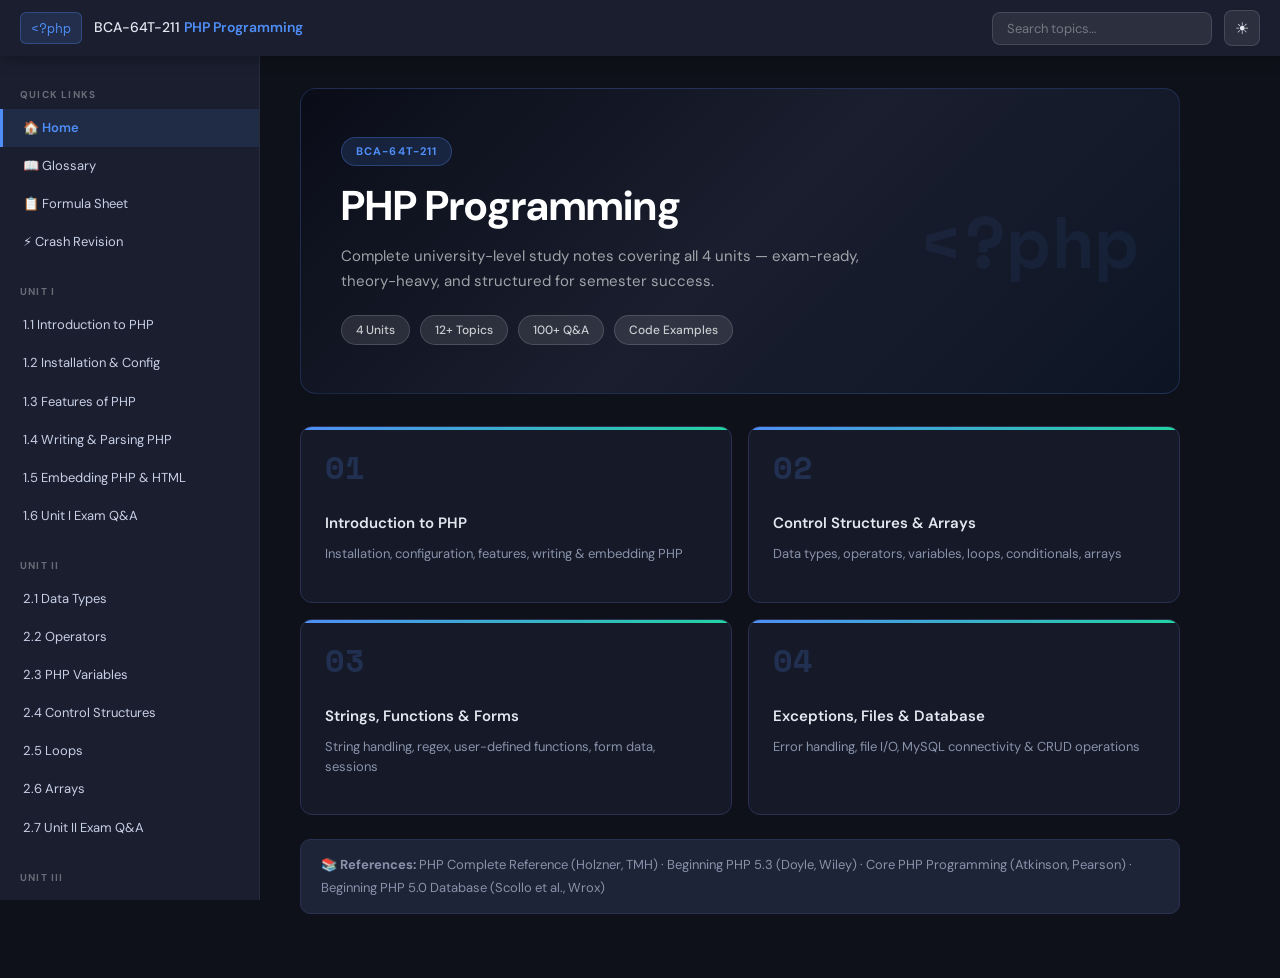
<file: PHP/index.html>
<!DOCTYPE html>
<html lang="en" data-theme="dark">
<head>
<meta charset="UTF-8">
<meta name="viewport" content="width=device-width, initial-scale=1.0">
<title>PHP Programming — BCA-64T-211 Study Portal</title>
<link rel="stylesheet" href="styles.css">
</head>
<body>

<!-- Top Bar -->
<header class="topbar">
  <button class="menu-toggle" id="menuToggle" aria-label="Toggle sidebar">
    <span></span><span></span><span></span>
  </button>
  <div class="topbar-brand">
    <span class="brand-icon">&#60;?php</span>
    <span class="brand-text">BCA-64T-211 <em>PHP Programming</em></span>
  </div>
  <div class="topbar-actions">
    <div class="search-wrap">
      <input type="text" id="searchInput" placeholder="Search topics…" autocomplete="off">
      <div id="searchResults" class="search-results"></div>
    </div>
    <button class="theme-toggle" id="themeToggle" title="Toggle theme">☀</button>
  </div>
</header>

<!-- Sidebar -->
<nav class="sidebar" id="sidebar">
  <div class="sidebar-inner">
    <div class="sidebar-section">
      <span class="sidebar-label">Quick Links</span>
      <a class="nav-link" href="#home" data-target="home">🏠 Home</a>
      <a class="nav-link" href="#glossary" data-target="glossary">📖 Glossary</a>
      <a class="nav-link" href="#formula-sheet" data-target="formula-sheet">📋 Formula Sheet</a>
      <a class="nav-link" href="#crash-revision" data-target="crash-revision">⚡ Crash Revision</a>
    </div>

    <div class="sidebar-section">
      <span class="sidebar-label">Unit I</span>
      <a class="nav-link" href="#u1-intro" data-target="u1-intro">1.1 Introduction to PHP</a>
      <a class="nav-link" href="#u1-install" data-target="u1-install">1.2 Installation & Config</a>
      <a class="nav-link" href="#u1-features" data-target="u1-features">1.3 Features of PHP</a>
      <a class="nav-link" href="#u1-writing" data-target="u1-writing">1.4 Writing & Parsing PHP</a>
      <a class="nav-link" href="#u1-embedding" data-target="u1-embedding">1.5 Embedding PHP & HTML</a>
      <a class="nav-link" href="#u1-exam" data-target="u1-exam">1.6 Unit I Exam Q&amp;A</a>
    </div>

    <div class="sidebar-section">
      <span class="sidebar-label">Unit II</span>
      <a class="nav-link" href="#u2-datatypes" data-target="u2-datatypes">2.1 Data Types</a>
      <a class="nav-link" href="#u2-operators" data-target="u2-operators">2.2 Operators</a>
      <a class="nav-link" href="#u2-variables" data-target="u2-variables">2.3 PHP Variables</a>
      <a class="nav-link" href="#u2-control" data-target="u2-control">2.4 Control Structures</a>
      <a class="nav-link" href="#u2-loops" data-target="u2-loops">2.5 Loops</a>
      <a class="nav-link" href="#u2-arrays" data-target="u2-arrays">2.6 Arrays</a>
      <a class="nav-link" href="#u2-exam" data-target="u2-exam">2.7 Unit II Exam Q&amp;A</a>
    </div>

    <div class="sidebar-section">
      <span class="sidebar-label">Unit III</span>
      <a class="nav-link" href="#u3-strings" data-target="u3-strings">3.1 Strings</a>
      <a class="nav-link" href="#u3-regex" data-target="u3-regex">3.2 Regular Expressions</a>
      <a class="nav-link" href="#u3-functions" data-target="u3-functions">3.3 Functions</a>
      <a class="nav-link" href="#u3-forms" data-target="u3-forms">3.4 Form Data Handling</a>
      <a class="nav-link" href="#u3-cookies" data-target="u3-cookies">3.5 Cookies & Sessions</a>
      <a class="nav-link" href="#u3-exam" data-target="u3-exam">3.6 Unit III Exam Q&amp;A</a>
    </div>

    <div class="sidebar-section">
      <span class="sidebar-label">Unit IV</span>
      <a class="nav-link" href="#u4-exceptions" data-target="u4-exceptions">4.1 Exception Handling</a>
      <a class="nav-link" href="#u4-files" data-target="u4-files">4.2 File Handling</a>
      <a class="nav-link" href="#u4-database" data-target="u4-database">4.3 Database Handling</a>
      <a class="nav-link" href="#u4-exam" data-target="u4-exam">4.4 Unit IV Exam Q&amp;A</a>
    </div>
  </div>
</nav>

<!-- Overlay for mobile -->
<div class="overlay" id="overlay"></div>

<!-- Main Content -->
<main class="main-content" id="mainContent">

<!-- ===================== HOME ===================== -->
<section id="home" class="content-section active">
  <div class="hero-banner">
    <div class="hero-tag">BCA-64T-211</div>
    <h1>PHP Programming</h1>
    <p class="hero-sub">Complete university-level study notes covering all 4 units — exam-ready, theory-heavy, and structured for semester success.</p>
    <div class="hero-pills">
      <span>4 Units</span><span>12+ Topics</span><span>100+ Q&A</span><span>Code Examples</span>
    </div>
  </div>
  <div class="card-grid">
    <div class="card" onclick="showSection('u1-intro')">
      <div class="card-num">01</div>
      <h3>Introduction to PHP</h3>
      <p>Installation, configuration, features, writing & embedding PHP</p>
    </div>
    <div class="card" onclick="showSection('u2-datatypes')">
      <div class="card-num">02</div>
      <h3>Control Structures & Arrays</h3>
      <p>Data types, operators, variables, loops, conditionals, arrays</p>
    </div>
    <div class="card" onclick="showSection('u3-strings')">
      <div class="card-num">03</div>
      <h3>Strings, Functions & Forms</h3>
      <p>String handling, regex, user-defined functions, form data, sessions</p>
    </div>
    <div class="card" onclick="showSection('u4-exceptions')">
      <div class="card-num">04</div>
      <h3>Exceptions, Files & Database</h3>
      <p>Error handling, file I/O, MySQL connectivity & CRUD operations</p>
    </div>
  </div>

  <div class="info-banner">
    <strong>📚 References:</strong> PHP Complete Reference (Holzner, TMH) · Beginning PHP 5.3 (Doyle, Wiley) · Core PHP Programming (Atkinson, Pearson) · Beginning PHP 5.0 Database (Scollo et al., Wrox)
  </div>
</section>

<!-- ===================== UNIT I ===================== -->
<section id="u1-intro" class="content-section">
  <div class="unit-header">
    <span class="unit-badge">Unit I</span>
    <h2>Introduction to PHP</h2>
    <p class="unit-desc">PHP (Hypertext Preprocessor) is a widely-used, open-source, server-side scripting language designed for web development. This unit covers PHP's origin, purpose, working model, and how it integrates with web servers.</p>
  </div>

  <div class="objectives-box">
    <h4>🎯 Learning Objectives</h4>
    <ul>
      <li>Understand what PHP is and its history</li>
      <li>Know PHP's role in the web technology stack</li>
      <li>Distinguish PHP from client-side scripting</li>
      <li>Understand the client-server model with PHP</li>
    </ul>
  </div>

  <h3>What is PHP?</h3>
  <div class="definition-box">
    <strong>Definition:</strong> PHP (Hypertext Preprocessor) is an open-source, general-purpose scripting language that is especially suited for web development and can be embedded directly into HTML. PHP code is executed on the <em>server side</em>, and the result is sent to the client's browser as plain HTML.
  </div>

  <p>PHP was originally created by <strong>Rasmus Lerdorf</strong> in 1994. The name initially stood for "Personal Home Page Tools." Over time it evolved into a full-featured language and was renamed to the recursive acronym <em>PHP: Hypertext Preprocessor</em>.</p>

  <h3>How PHP Works — The Client-Server Model</h3>

  <svg viewBox="0 0 720 200" xmlns="http://www.w3.org/2000/svg" class="diagram">
    <defs>
      <marker id="arr" markerWidth="8" markerHeight="6" refX="8" refY="3" orient="auto">
        <polygon points="0 0, 8 3, 0 6" fill="var(--accent)"/>
      </marker>
    </defs>
    <!-- Browser -->
    <rect x="20" y="60" width="140" height="80" rx="10" fill="var(--card-bg)" stroke="var(--accent)" stroke-width="2"/>
    <text x="90" y="95" text-anchor="middle" fill="var(--text)" font-size="13" font-weight="bold">Browser</text>
    <text x="90" y="115" text-anchor="middle" fill="var(--text-muted)" font-size="11">(Client)</text>
    <!-- Arrow 1 -->
    <line x1="160" y1="100" x2="245" y2="100" stroke="var(--accent)" stroke-width="2" marker-end="url(#arr)"/>
    <text x="202" y="92" text-anchor="middle" fill="var(--text-muted)" font-size="10">HTTP Request</text>
    <!-- Web Server -->
    <rect x="250" y="60" width="140" height="80" rx="10" fill="var(--card-bg)" stroke="var(--accent2)" stroke-width="2"/>
    <text x="320" y="90" text-anchor="middle" fill="var(--text)" font-size="13" font-weight="bold">Web Server</text>
    <text x="320" y="108" text-anchor="middle" fill="var(--text-muted)" font-size="11">Apache/IIS</text>
    <text x="320" y="124" text-anchor="middle" fill="var(--accent2)" font-size="10">PHP Engine</text>
    <!-- Arrow 2 -->
    <line x1="390" y1="100" x2="475" y2="100" stroke="var(--accent2)" stroke-width="2" marker-end="url(#arr)"/>
    <text x="432" y="92" text-anchor="middle" fill="var(--text-muted)" font-size="10">SQL Query</text>
    <!-- Database -->
    <rect x="480" y="60" width="140" height="80" rx="10" fill="var(--card-bg)" stroke="var(--accent3)" stroke-width="2"/>
    <text x="550" y="95" text-anchor="middle" fill="var(--text)" font-size="13" font-weight="bold">MySQL</text>
    <text x="550" y="115" text-anchor="middle" fill="var(--text-muted)" font-size="11">(Database)</text>
    <!-- Arrow Back -->
    <line x1="480" y1="115" x2="395" y2="115" stroke="var(--accent3)" stroke-width="2" marker-end="url(#arr)"/>
    <line x1="250" y1="115" x2="165" y2="115" stroke="var(--accent)" stroke-width="2" marker-end="url(#arr)"/>
    <text x="432" y="132" text-anchor="middle" fill="var(--text-muted)" font-size="10">Results</text>
    <text x="202" y="132" text-anchor="middle" fill="var(--text-muted)" font-size="10">HTML Response</text>
  </svg>

  <div class="steps-list">
    <div class="step"><span class="step-num">1</span><div><strong>Client sends HTTP request</strong> — browser requests a <code>.php</code> file</div></div>
    <div class="step"><span class="step-num">2</span><div><strong>Web server intercepts</strong> — passes the file to the PHP interpreter</div></div>
    <div class="step"><span class="step-num">3</span><div><strong>PHP engine executes</strong> — processes PHP code, may query database</div></div>
    <div class="step"><span class="step-num">4</span><div><strong>HTML is generated</strong> — PHP produces pure HTML output</div></div>
    <div class="step"><span class="step-num">5</span><div><strong>Response sent</strong> — browser receives and renders HTML</div></div>
  </div>
</section>

<section id="u1-install" class="content-section">
  <div class="unit-header">
    <span class="unit-badge">Unit I</span>
    <h2>Installation & Configuration</h2>
  </div>

  <h3>Installing PHP with MySQL (WAMP/XAMPP)</h3>
  <p>The easiest way to set up a PHP development environment is using an all-in-one package:</p>
  <div class="compare-table-wrap">
    <table class="compare-table">
      <thead><tr><th>Package</th><th>OS</th><th>Components</th><th>Usage</th></tr></thead>
      <tbody>
        <tr><td><strong>XAMPP</strong></td><td>Win/Linux/Mac</td><td>Apache, MySQL, PHP, Perl</td><td>Most popular cross-platform</td></tr>
        <tr><td><strong>WAMP</strong></td><td>Windows only</td><td>Apache, MySQL, PHP</td><td>Windows-specific, lightweight</td></tr>
        <tr><td><strong>LAMP</strong></td><td>Linux</td><td>Linux, Apache, MySQL, PHP</td><td>Production Linux servers</td></tr>
        <tr><td><strong>MAMP</strong></td><td>macOS</td><td>Apache, MySQL, PHP</td><td>Mac development</td></tr>
      </tbody>
    </table>
  </div>

  <h3>PHP Configuration in Apache</h3>
  <p>Apache is the most common web server for PHP. Key configuration steps:</p>
  <div class="steps-list">
    <div class="step"><span class="step-num">1</span><div>Install Apache and PHP separately or via XAMPP</div></div>
    <div class="step"><span class="step-num">2</span><div>Edit <code>httpd.conf</code>: ensure <code>LoadModule php_module</code> is enabled</div></div>
    <div class="step"><span class="step-num">3</span><div>Add <code>AddType application/x-httpd-php .php</code> to associate .php files</div></div>
    <div class="step"><span class="step-num">4</span><div>Set <code>DocumentRoot</code> to your web folder (e.g., <code>htdocs</code>)</div></div>
    <div class="step"><span class="step-num">5</span><div>Restart Apache; test with <code>phpinfo()</code></div></div>
  </div>

  <h3>PHP Configuration in IIS (Windows)</h3>
  <div class="steps-list">
    <div class="step"><span class="step-num">1</span><div>Enable IIS via Windows Features</div></div>
    <div class="step"><span class="step-num">2</span><div>Download PHP for Windows (non-thread safe for IIS)</div></div>
    <div class="step"><span class="step-num">3</span><div>In IIS Manager → Handler Mappings → Add Module Mapping for <code>*.php</code></div></div>
    <div class="step"><span class="step-num">4</span><div>Point to <code>php-cgi.exe</code></div></div>
    <div class="step"><span class="step-num">5</span><div>Configure <code>php.ini</code> settings</div></div>
  </div>

  <h3>Important php.ini Settings</h3>
  <div class="code-block"><pre>; Error reporting
error_reporting = E_ALL
display_errors = On

; File upload
file_uploads = On
upload_max_filesize = 2M

; Session
session.save_path = "/tmp"

; Database
extension=mysqli
extension=pdo_mysql

; Time zone
date.timezone = "Asia/Kolkata"</pre></div>

  <div class="tip-box">💡 <strong>Tip:</strong> After editing <code>php.ini</code>, always restart the web server for changes to take effect. Use <code>phpinfo()</code> to verify settings.</div>
</section>

<section id="u1-features" class="content-section">
  <div class="unit-header">
    <span class="unit-badge">Unit I</span>
    <h2>Features of PHP</h2>
  </div>

  <div class="feature-grid">
    <div class="feature-card">
      <span class="feature-icon">🌐</span>
      <h4>Server-Side Scripting</h4>
      <p>PHP runs on the server; clients never see PHP source code — only the generated HTML output.</p>
    </div>
    <div class="feature-card">
      <span class="feature-icon">🆓</span>
      <h4>Open Source & Free</h4>
      <p>PHP is free to download and use. It is maintained by a large community under the PHP License.</p>
    </div>
    <div class="feature-card">
      <span class="feature-icon">💻</span>
      <h4>Cross-Platform</h4>
      <p>PHP runs on Windows, Linux, macOS, and integrates with Apache, IIS, and Nginx.</p>
    </div>
    <div class="feature-card">
      <span class="feature-icon">⚡</span>
      <h4>Fast & Efficient</h4>
      <p>PHP is faster than most competitors for web tasks. PHP 7+ offers 2x performance gains over PHP 5.</p>
    </div>
    <div class="feature-card">
      <span class="feature-icon">🗄️</span>
      <h4>Database Support</h4>
      <p>Supports MySQL, PostgreSQL, SQLite, Oracle, MSSQL, and more via MySQLi and PDO extensions.</p>
    </div>
    <div class="feature-card">
      <span class="feature-icon">🔒</span>
      <h4>Security Features</h4>
      <p>Built-in functions for input sanitization, password hashing, session management, and SSL support.</p>
    </div>
    <div class="feature-card">
      <span class="feature-icon">🔗</span>
      <h4>HTML Embedding</h4>
      <p>PHP can be embedded directly within HTML, making page generation straightforward and intuitive.</p>
    </div>
    <div class="feature-card">
      <span class="feature-icon">📦</span>
      <h4>Large Standard Library</h4>
      <p>Thousands of built-in functions for string handling, math, file I/O, networking, image processing, and more.</p>
    </div>
  </div>

  <h3>PHP vs Other Technologies</h3>
  <div class="compare-table-wrap">
    <table class="compare-table">
      <thead><tr><th>Feature</th><th>PHP</th><th>ASP.NET</th><th>Python/Django</th><th>JavaScript (Node)</th></tr></thead>
      <tbody>
        <tr><td>Type</td><td>Server-side scripting</td><td>Server-side</td><td>Server-side</td><td>Server-side</td></tr>
        <tr><td>Cost</td><td>Free</td><td>License cost</td><td>Free</td><td>Free</td></tr>
        <tr><td>Platform</td><td>Cross-platform</td><td>Windows-focused</td><td>Cross-platform</td><td>Cross-platform</td></tr>
        <tr><td>Database</td><td>All major DBs</td><td>SQL Server (native)</td><td>All major DBs</td><td>All major DBs</td></tr>
        <tr><td>Learning Curve</td><td>Easy</td><td>Moderate</td><td>Moderate</td><td>Moderate</td></tr>
        <tr><td>Hosting</td><td>Very widely available</td><td>Limited</td><td>Moderate</td><td>Growing</td></tr>
      </tbody>
    </table>
  </div>
</section>

<section id="u1-writing" class="content-section">
  <div class="unit-header">
    <span class="unit-badge">Unit I</span>
    <h2>Writing, Parsing & Executing PHP</h2>
  </div>

  <h3>PHP Syntax Basics</h3>
  <p>PHP scripts start with <code>&lt;?php</code> and end with <code>?&gt;</code>. Each statement ends with a semicolon.</p>

  <div class="code-block"><pre>&lt;?php
  // This is a PHP comment
  echo "Hello, World!";
  print "This also outputs text.";
?&gt;</pre></div>

  <h3>PHP Tags — Four Forms</h3>
  <div class="compare-table-wrap">
    <table class="compare-table">
      <thead><tr><th>Tag Style</th><th>Opening</th><th>Closing</th><th>Status</th></tr></thead>
      <tbody>
        <tr><td>Standard (recommended)</td><td><code>&lt;?php</code></td><td><code>?&gt;</code></td><td>✅ Always works</td></tr>
        <tr><td>Short Echo Tag</td><td><code>&lt;?=</code></td><td><code>?&gt;</code></td><td>✅ PHP 5.4+ always on</td></tr>
        <tr><td>Short Tag</td><td><code>&lt;?</code></td><td><code>?&gt;</code></td><td>⚠️ Requires short_open_tag=On</td></tr>
        <tr><td>ASP Style</td><td><code>&lt;%</code></td><td><code>%&gt;</code></td><td>❌ Deprecated PHP 7+</td></tr>
      </tbody>
    </table>
  </div>

  <h3>How PHP Parsing Works</h3>
  <p>When a PHP file is requested:</p>
  <div class="steps-list">
    <div class="step"><span class="step-num">1</span><div>Server recognizes the <code>.php</code> extension</div></div>
    <div class="step"><span class="step-num">2</span><div>Zend Engine (PHP interpreter) reads the file character by character</div></div>
    <div class="step"><span class="step-num">3</span><div>HTML portions are output <em>as-is</em></div></div>
    <div class="step"><span class="step-num">4</span><div>PHP blocks between <code>&lt;?php</code> and <code>?&gt;</code> are executed</div></div>
    <div class="step"><span class="step-num">5</span><div>Final merged output (all HTML) sent to browser</div></div>
  </div>

  <h3>Output Functions</h3>
  <div class="compare-table-wrap">
    <table class="compare-table">
      <thead><tr><th>Function</th><th>Description</th><th>Return Value</th></tr></thead>
      <tbody>
        <tr><td><code>echo</code></td><td>Outputs one or more strings; language construct</td><td>No return value</td></tr>
        <tr><td><code>print</code></td><td>Outputs a string; language construct</td><td>Always 1</td></tr>
        <tr><td><code>print_r()</code></td><td>Prints human-readable info about a variable</td><td>1 or string</td></tr>
        <tr><td><code>var_dump()</code></td><td>Prints type and value of variable(s)</td><td>void</td></tr>
        <tr><td><code>var_export()</code></td><td>Prints valid PHP representation</td><td>void or string</td></tr>
      </tbody>
    </table>
  </div>

  <h3>First PHP Program — Step by Step</h3>
  <div class="code-block"><pre>&lt;?php
  // Step 1: PHP opening tag
  $name = "BCA Student";      // Step 2: Variable assignment
  $subject = "PHP Programming"; // Step 3: Another variable
  
  // Step 4: Output using echo
  echo "Hello, " . $name . "!&lt;br&gt;";
  echo "Subject: " . $subject;
  
  // Step 5: PHP info (shows all config)
  // phpinfo();  // Uncomment to test
?&gt;</pre></div>

  <div class="output-box"><strong>Output:</strong><br>Hello, BCA Student!<br>Subject: PHP Programming</div>
</section>

<section id="u1-embedding" class="content-section">
  <div class="unit-header">
    <span class="unit-badge">Unit I</span>
    <h2>Embedding PHP in HTML</h2>
  </div>

  <p>One of PHP's most powerful features is that it can be embedded directly within HTML. The PHP engine processes only the code within PHP tags and passes everything else through unchanged.</p>

  <h3>Embedding Patterns</h3>

  <div class="code-block"><pre>&lt;!DOCTYPE html&gt;
&lt;html&gt;
&lt;head&gt;
  &lt;title&gt;&lt;?php echo "Dynamic Title"; ?&gt;&lt;/title&gt;
&lt;/head&gt;
&lt;body&gt;
  &lt;h1&gt;Welcome, &lt;?= $username ?&gt;!&lt;/h1&gt;

  &lt;?php if ($loggedIn): ?&gt;
    &lt;p&gt;You are logged in.&lt;/p&gt;
  &lt;?php else: ?&gt;
    &lt;p&gt;Please log in.&lt;/p&gt;
  &lt;?php endif; ?&gt;

  &lt;ul&gt;
    &lt;?php foreach ($items as $item): ?&gt;
      &lt;li&gt;&lt;?= htmlspecialchars($item) ?&gt;&lt;/li&gt;
    &lt;?php endforeach; ?&gt;
  &lt;/ul&gt;
&lt;/body&gt;
&lt;/html&gt;</pre></div>

  <div class="tip-box">💡 <strong>Best Practice:</strong> Use <code>htmlspecialchars()</code> when outputting user data to prevent Cross-Site Scripting (XSS) attacks.</div>

  <h3>Viewing PHP in Browser</h3>
  <p>To view a PHP file in the browser:</p>
  <ol>
    <li>Save the file with <code>.php</code> extension inside the web server root (e.g., <code>htdocs/</code> in XAMPP)</li>
    <li>Start Apache (and MySQL if needed)</li>
    <li>Open browser and navigate to <code>http://localhost/yourfile.php</code></li>
    <li>Never open the file directly from the filesystem — PHP won't execute</li>
  </ol>

  <div class="warning-box">⚠️ <strong>Common Mistake:</strong> Opening a <code>.php</code> file by double-clicking it will show raw PHP code, NOT the output. Always access PHP through a web server via <code>localhost</code>.</div>
</section>

<section id="u1-exam" class="content-section">
  <div class="unit-header">
    <span class="unit-badge">Unit I — Exam</span>
    <h2>Unit I — Exam Questions & Answers</h2>
  </div>

  <div class="exam-section">
    <h3>2-Mark Questions</h3>
    <div class="qa-item">
      <div class="question">Q1. What does PHP stand for?</div>
      <div class="answer">PHP stands for <strong>Hypertext Preprocessor</strong> (recursive acronym). It is a server-side scripting language used for web development.</div>
    </div>
    <div class="qa-item">
      <div class="question">Q2. What is the difference between echo and print?</div>
      <div class="answer"><code>echo</code> can output multiple values and has no return value. <code>print</code> outputs one value and always returns 1. <code>echo</code> is marginally faster.</div>
    </div>
    <div class="qa-item">
      <div class="question">Q3. What is the standard PHP opening tag?</div>
      <div class="answer">The standard opening tag is <code>&lt;?php</code> and closing tag is <code>?&gt;</code>. This always works regardless of server configuration.</div>
    </div>

    <h3>5-Mark Questions</h3>
    <div class="qa-item">
      <div class="question">Q4. Explain how PHP works in a client-server model.</div>
      <div class="answer">
        <ol>
          <li>Client browser sends an HTTP request for a <code>.php</code> page</li>
          <li>The web server (Apache/IIS) receives the request</li>
          <li>Server passes the PHP file to the PHP interpreter (Zend Engine)</li>
          <li>PHP executes the code — may connect to database, process data</li>
          <li>PHP generates HTML output</li>
          <li>Web server sends the HTML response to the browser</li>
          <li>Browser renders the HTML — client never sees PHP source code</li>
        </ol>
        This is called server-side processing. The key advantage is that business logic and database credentials are hidden from the client.
      </div>
    </div>
    <div class="qa-item">
      <div class="question">Q5. What are the key features of PHP?</div>
      <div class="answer">
        <ul>
          <li><strong>Open Source:</strong> Free to download and use</li>
          <li><strong>Cross-Platform:</strong> Runs on Windows, Linux, macOS</li>
          <li><strong>Embedded in HTML:</strong> PHP code within HTML pages</li>
          <li><strong>Database Integration:</strong> Supports MySQL, Oracle, PostgreSQL, etc.</li>
          <li><strong>Server-Side:</strong> Executed on server, sends HTML to client</li>
          <li><strong>Large Library:</strong> 1000+ built-in functions</li>
          <li><strong>Security:</strong> Built-in functions for data sanitization</li>
        </ul>
      </div>
    </div>

    <h3>10-Mark Questions</h3>
    <div class="qa-item">
      <div class="question">Q6. Explain the installation and configuration of PHP with Apache and MySQL.</div>
      <div class="answer">
        <strong>Using XAMPP (recommended for beginners):</strong>
        <ol>
          <li>Download XAMPP from apachefriends.org</li>
          <li>Install and launch XAMPP Control Panel</li>
          <li>Start Apache and MySQL modules</li>
          <li>Place PHP files in the <code>htdocs</code> folder</li>
          <li>Access via <code>http://localhost/filename.php</code></li>
        </ol>
        <strong>Manual Apache + PHP configuration:</strong>
        <ul>
          <li>Install Apache web server</li>
          <li>Download PHP binaries, extract to <code>C:\PHP</code></li>
          <li>Copy <code>php.ini-development</code> to <code>php.ini</code></li>
          <li>Edit <code>httpd.conf</code>: add <code>LoadModule php_module "C:/PHP/php8apache2_4.dll"</code></li>
          <li>Add <code>PHPIniDir "C:/PHP"</code></li>
          <li>Add <code>AddType application/x-httpd-php .php</code></li>
          <li>Restart Apache</li>
        </ul>
        <strong>Testing:</strong> Create test.php with <code>&lt;?php phpinfo(); ?&gt;</code> and open in browser to verify.
      </div>
    </div>

    <h3>Key Points for Exam</h3>
    <div class="keypoints-box">
      <ul>
        <li>PHP = Hypertext Preprocessor (recursive acronym)</li>
        <li>Created by Rasmus Lerdorf in 1994</li>
        <li>Server-side: code runs on server, browser gets HTML</li>
        <li>Standard tag: <code>&lt;?php ... ?&gt;</code></li>
        <li>Files must be accessed via web server (localhost), not directly</li>
        <li>XAMPP = Apache + MySQL + PHP + Perl (cross-platform)</li>
        <li>Configuration file: <code>php.ini</code></li>
        <li>IIS: need to configure Handler Mappings for *.php → php-cgi.exe</li>
      </ul>
    </div>
  </div>
</section>

<!-- ===================== UNIT II ===================== -->
<section id="u2-datatypes" class="content-section">
  <div class="unit-header">
    <span class="unit-badge">Unit II</span>
    <h2>Data Types in PHP</h2>
  </div>

  <div class="objectives-box">
    <h4>🎯 Learning Objectives</h4>
    <ul>
      <li>Understand PHP's dynamic typing system</li>
      <li>Know all PHP data types and their uses</li>
      <li>Use type-checking and type-casting functions</li>
    </ul>
  </div>

  <p>PHP is a <strong>loosely typed</strong> (dynamically typed) language — you do not need to declare variable types explicitly. PHP determines the type automatically based on the value assigned.</p>

  <h3>PHP Data Types Overview</h3>

  <svg viewBox="0 0 700 320" xmlns="http://www.w3.org/2000/svg" class="diagram">
    <!-- Central -->
    <rect x="270" y="130" width="160" height="50" rx="8" fill="var(--accent)" opacity="0.9"/>
    <text x="350" y="161" text-anchor="middle" fill="#fff" font-weight="bold" font-size="14">PHP Data Types</text>
    <!-- Scalar -->
    <rect x="30" y="30" width="130" height="45" rx="8" fill="var(--card-bg)" stroke="var(--accent2)" stroke-width="2"/>
    <text x="95" y="52" text-anchor="middle" fill="var(--text)" font-size="12" font-weight="bold">Scalar</text>
    <text x="95" y="68" text-anchor="middle" fill="var(--text-muted)" font-size="10">int, float, bool, string</text>
    <line x1="95" y1="75" x2="270" y2="145" stroke="var(--accent2)" stroke-width="1.5" stroke-dasharray="4"/>
    <!-- Compound -->
    <rect x="540" y="30" width="130" height="45" rx="8" fill="var(--card-bg)" stroke="var(--accent3)" stroke-width="2"/>
    <text x="605" y="52" text-anchor="middle" fill="var(--text)" font-size="12" font-weight="bold">Compound</text>
    <text x="605" y="68" text-anchor="middle" fill="var(--text-muted)" font-size="10">array, object</text>
    <line x1="605" y1="75" x2="430" y2="145" stroke="var(--accent3)" stroke-width="1.5" stroke-dasharray="4"/>
    <!-- Special -->
    <rect x="30" y="245" width="130" height="45" rx="8" fill="var(--card-bg)" stroke="var(--accent)" stroke-width="2"/>
    <text x="95" y="268" text-anchor="middle" fill="var(--text)" font-size="12" font-weight="bold">Special</text>
    <text x="95" y="284" text-anchor="middle" fill="var(--text-muted)" font-size="10">null, resource</text>
    <line x1="95" y1="245" x2="270" y2="175" stroke="var(--accent)" stroke-width="1.5" stroke-dasharray="4"/>
    <!-- Pseudo -->
    <rect x="540" y="245" width="130" height="45" rx="8" fill="var(--card-bg)" stroke="var(--accent)" stroke-width="2"/>
    <text x="605" y="268" text-anchor="middle" fill="var(--text)" font-size="12" font-weight="bold">Pseudo-types</text>
    <text x="605" y="284" text-anchor="middle" fill="var(--text-muted)" font-size="10">mixed, void, never</text>
    <line x1="605" y1="245" x2="430" y2="175" stroke="var(--accent)" stroke-width="1.5" stroke-dasharray="4"/>
  </svg>

  <div class="compare-table-wrap">
    <table class="compare-table">
      <thead><tr><th>Data Type</th><th>Category</th><th>Example</th><th>Description</th></tr></thead>
      <tbody>
        <tr><td><code>integer</code></td><td>Scalar</td><td><code>$x = 42;</code></td><td>Whole numbers, range depends on platform (32 or 64-bit)</td></tr>
        <tr><td><code>float</code></td><td>Scalar</td><td><code>$f = 3.14;</code></td><td>Decimal numbers (double precision)</td></tr>
        <tr><td><code>boolean</code></td><td>Scalar</td><td><code>$b = true;</code></td><td>true or false (case-insensitive)</td></tr>
        <tr><td><code>string</code></td><td>Scalar</td><td><code>$s = "Hello";</code></td><td>Sequence of characters, single or double quotes</td></tr>
        <tr><td><code>array</code></td><td>Compound</td><td><code>$a = [1, 2, 3];</code></td><td>Ordered map / collection of values</td></tr>
        <tr><td><code>object</code></td><td>Compound</td><td><code>$obj = new MyClass();</code></td><td>Instance of a class</td></tr>
        <tr><td><code>NULL</code></td><td>Special</td><td><code>$n = null;</code></td><td>Variable with no value</td></tr>
        <tr><td><code>resource</code></td><td>Special</td><td><code>$f = fopen(...)</code></td><td>Reference to external resource (file, DB conn.)</td></tr>
      </tbody>
    </table>
  </div>

  <h3>Type Juggling & Type Casting</h3>
  <div class="code-block"><pre>&lt;?php
// Type juggling (automatic)
$result = "5" + 3;   // 8 (int) — PHP converts "5" to 5
$sum = "10.5" + 2;   // 12.5 (float)

// Type casting (manual)
$x = (int) "42abc";    // 42
$y = (float) "3.9";    // 3.9
$z = (bool) 0;         // false
$s = (string) 100;     // "100"
$a = (array) "hello";  // ["hello"]

// Type checking functions
var_dump(is_int(42));       // bool(true)
var_dump(is_string("hi"));  // bool(true)
var_dump(is_null(null));    // bool(true)
var_dump(is_array([1,2]));  // bool(true)
gettype($result);           // returns "integer"
?&gt;</pre></div>
</section>

<section id="u2-operators" class="content-section">
  <div class="unit-header">
    <span class="unit-badge">Unit II</span>
    <h2>Operators in PHP</h2>
  </div>

  <div class="compare-table-wrap">
    <table class="compare-table">
      <thead><tr><th>Category</th><th>Operators</th><th>Example</th><th>Result</th></tr></thead>
      <tbody>
        <tr><td><strong>Arithmetic</strong></td><td>+ - * / % **</td><td><code>10 % 3</code></td><td>1</td></tr>
        <tr><td><strong>Assignment</strong></td><td>= += -= *= /= .= %= **=</td><td><code>$x += 5</code></td><td>$x = $x + 5</td></tr>
        <tr><td><strong>Comparison</strong></td><td>== != === !== &lt; &gt; &lt;= &gt;= &lt;=&gt;</td><td><code>"1" == 1</code></td><td>true</td></tr>
        <tr><td><strong>Logical</strong></td><td>&amp;&amp; || ! and or xor</td><td><code>true &amp;&amp; false</code></td><td>false</td></tr>
        <tr><td><strong>String</strong></td><td>. .=</td><td><code>"Hi"."PHP"</code></td><td>"HiPHP"</td></tr>
        <tr><td><strong>Increment/Decrement</strong></td><td>++ --</td><td><code>$x++</code></td><td>Post-increment</td></tr>
        <tr><td><strong>Bitwise</strong></td><td>&amp; | ^ ~ &lt;&lt; &gt;&gt;</td><td><code>5 &amp; 3</code></td><td>1</td></tr>
        <tr><td><strong>Ternary</strong></td><td>? :</td><td><code>$a > $b ? $a : $b</code></td><td>Max value</td></tr>
        <tr><td><strong>Null Coalescing</strong></td><td>??</td><td><code>$x ?? "default"</code></td><td>"default" if $x null</td></tr>
        <tr><td><strong>Spaceship</strong></td><td>&lt;=&gt;</td><td><code>1 &lt;=&gt; 2</code></td><td>-1</td></tr>
      </tbody>
    </table>
  </div>

  <div class="definition-box">
    <strong>Strict Comparison (===):</strong> Compares both value AND type. <code>1 === "1"</code> is <strong>false</strong> because types differ (int vs string). Use <code>===</code> to avoid type juggling surprises.
  </div>

  <div class="definition-box">
    <strong>Spaceship Operator (&lt;=&gt;):</strong> Returns -1 if left &lt; right, 0 if equal, 1 if left &gt; right. Very useful for sorting callbacks.
  </div>

  <h3>Operator Precedence (High to Low)</h3>
  <div class="code-block"><pre>// From highest to lowest precedence:
// ++ -- (increment/decrement)
// ** (power)
// * / %
// + - .
// &lt; &lt;= &gt; &gt;=
// == != === !== &lt;=&gt;
// &amp;&amp;
// ||
// ??
// ? : (ternary)
// = += -= etc (assignment)
// and
// xor
// or

// Example:
$result = 2 + 3 * 4;   // 14, not 20 (* has higher precedence)
$result = (2 + 3) * 4; // 20 (parentheses override)</pre></div>
</section>

<section id="u2-variables" class="content-section">
  <div class="unit-header">
    <span class="unit-badge">Unit II</span>
    <h2>PHP Variables — Static & Global</h2>
  </div>

  <div class="definition-box">
    <strong>Variable:</strong> A named memory location that holds a value. In PHP, all variables start with a <code>$</code> sign followed by the variable name. PHP is case-sensitive for variable names.
  </div>

  <h3>Variable Rules</h3>
  <ul>
    <li>Must start with <code>$</code> followed by a letter or underscore</li>
    <li>Can contain letters, numbers, underscores</li>
    <li>Case-sensitive: <code>$name</code> ≠ <code>$Name</code></li>
    <li>No type declaration needed</li>
  </ul>

  <h3>Variable Scope</h3>
  <div class="compare-table-wrap">
    <table class="compare-table">
      <thead><tr><th>Scope</th><th>Description</th><th>Accessible Where</th></tr></thead>
      <tbody>
        <tr><td><strong>Local</strong></td><td>Declared inside a function</td><td>Only within that function</td></tr>
        <tr><td><strong>Global</strong></td><td>Declared outside functions</td><td>Anywhere outside functions; inside functions only with <code>global</code> keyword</td></tr>
        <tr><td><strong>Static</strong></td><td>Declared with <code>static</code> inside function</td><td>Retains value between function calls</td></tr>
      </tbody>
    </table>
  </div>

  <div class="code-block"><pre>&lt;?php
$globalVar = 100;  // Global variable

function testScope() {
    // Without global keyword, $globalVar is undefined here
    echo isset($globalVar) ? "exists" : "not found"; // "not found"
    
    // Access global variable using 'global' keyword
    global $globalVar;
    echo $globalVar; // 100
    
    // $GLOBALS superglobal (alternative)
    echo $GLOBALS['globalVar']; // 100
}

// ---- STATIC VARIABLE ----
function counter() {
    static $count = 0; // Initialized only ONCE
    $count++;
    echo $count . " ";
}

counter(); // 1
counter(); // 2
counter(); // 3
// Without static, each call would print "1"
?&gt;</pre></div>

  <div class="definition-box">
    <strong>Static Variable:</strong> A local variable that persists its value between function calls. Initialized only once — the first time the function is called. Useful for counters, caching.
  </div>

  <h3>Comments in PHP</h3>
  <div class="code-block"><pre>&lt;?php
// Single-line comment (C++ style)
# Single-line comment (Shell style)

/* 
   Multi-line comment
   Spans multiple lines
*/

/**
 * DocBlock comment (for documentation)
 * @param string $name The name to greet
 * @return string The greeting
 */
function greet(string $name): string {
    return "Hello, $name!";
}
?&gt;</pre></div>

  <h3>Variable Variables</h3>
  <div class="code-block"><pre>&lt;?php
$varName = "city";
$$varName = "Jaipur";    // Creates $city = "Jaipur"
echo $city;              // Jaipur
echo $$varName;          // Jaipur
?&gt;</pre></div>
</section>

<section id="u2-control" class="content-section">
  <div class="unit-header">
    <span class="unit-badge">Unit II</span>
    <h2>Control Structures — Conditional Statements</h2>
  </div>

  <h3>if…else Statement</h3>
  <div class="code-block"><pre>&lt;?php
$marks = 75;

// Simple if
if ($marks >= 40) {
    echo "Pass";
}

// if-else
if ($marks >= 60) {
    echo "Distinction";
} else {
    echo "Pass";
}

// if-elseif-else
if ($marks >= 75) {
    echo "First Division";
} elseif ($marks >= 60) {
    echo "Second Division";
} elseif ($marks >= 40) {
    echo "Third Division";
} else {
    echo "Fail";
}
?&gt;</pre></div>

  <h3>Switch Statement</h3>
  <div class="code-block"><pre>&lt;?php
$day = "Monday";

switch ($day) {
    case "Monday":
        echo "Start of work week";
        break;          // break prevents fall-through
    case "Friday":
        echo "End of work week";
        break;
    case "Saturday":
    case "Sunday":      // Multiple cases with same action
        echo "Weekend!";
        break;
    default:
        echo "Midweek";
}

// Switch uses loose comparison (==), not strict (===)
?&gt;</pre></div>

  <h3>Ternary Operator ( ? : )</h3>
  <div class="code-block"><pre>&lt;?php
// Syntax: condition ? value_if_true : value_if_false
$age = 20;
$status = ($age >= 18) ? "Adult" : "Minor";
echo $status; // Adult

// Null Coalescing (PHP 7+) — shorter version for null checks
$username = $_GET['user'] ?? "Guest";
// Equivalent to: isset($_GET['user']) ? $_GET['user'] : "Guest"

// Null coalescing assignment (PHP 7.4+)
$data['key'] ??= "default";
?&gt;</pre></div>

  <div class="compare-table-wrap">
    <table class="compare-table">
      <thead><tr><th>Feature</th><th>if-else</th><th>switch</th><th>ternary</th></tr></thead>
      <tbody>
        <tr><td>Comparison type</td><td>Any boolean expression</td><td>Equality (==)</td><td>Any boolean expression</td></tr>
        <tr><td>Multiple conditions</td><td>elseif chains</td><td>Multiple case labels</td><td>Nested (messy)</td></tr>
        <tr><td>Best for</td><td>Range checks, complex logic</td><td>Single variable, many values</td><td>Simple inline assignments</td></tr>
      </tbody>
    </table>
  </div>
</section>

<section id="u2-loops" class="content-section">
  <div class="unit-header">
    <span class="unit-badge">Unit II</span>
    <h2>Loops in PHP</h2>
  </div>

  <svg viewBox="0 0 700 130" xmlns="http://www.w3.org/2000/svg" class="diagram">
    <rect x="10" y="30" width="120" height="70" rx="8" fill="var(--card-bg)" stroke="var(--accent)" stroke-width="2"/>
    <text x="70" y="60" text-anchor="middle" fill="var(--text)" font-weight="bold" font-size="12">while</text>
    <text x="70" y="78" text-anchor="middle" fill="var(--text-muted)" font-size="10">Pre-check</text>
    <text x="70" y="93" text-anchor="middle" fill="var(--text-muted)" font-size="10">0 or more times</text>

    <rect x="150" y="30" width="120" height="70" rx="8" fill="var(--card-bg)" stroke="var(--accent2)" stroke-width="2"/>
    <text x="210" y="60" text-anchor="middle" fill="var(--text)" font-weight="bold" font-size="12">do…while</text>
    <text x="210" y="78" text-anchor="middle" fill="var(--text-muted)" font-size="10">Post-check</text>
    <text x="210" y="93" text-anchor="middle" fill="var(--text-muted)" font-size="10">1 or more times</text>

    <rect x="290" y="30" width="120" height="70" rx="8" fill="var(--card-bg)" stroke="var(--accent3)" stroke-width="2"/>
    <text x="350" y="60" text-anchor="middle" fill="var(--text)" font-weight="bold" font-size="12">for</text>
    <text x="350" y="78" text-anchor="middle" fill="var(--text-muted)" font-size="10">Count-controlled</text>
    <text x="350" y="93" text-anchor="middle" fill="var(--text-muted)" font-size="10">Known iterations</text>

    <rect x="430" y="30" width="120" height="70" rx="8" fill="var(--card-bg)" stroke="var(--accent)" stroke-width="2"/>
    <text x="490" y="60" text-anchor="middle" fill="var(--text)" font-weight="bold" font-size="12">foreach</text>
    <text x="490" y="78" text-anchor="middle" fill="var(--text-muted)" font-size="10">Array iteration</text>
    <text x="490" y="93" text-anchor="middle" fill="var(--text-muted)" font-size="10">For arrays/objects</text>

    <rect x="570" y="30" width="120" height="70" rx="8" fill="var(--card-bg)" stroke="var(--accent2)" stroke-width="2"/>
    <text x="630" y="60" text-anchor="middle" fill="var(--text)" font-weight="bold" font-size="12">break/continue</text>
    <text x="630" y="78" text-anchor="middle" fill="var(--text-muted)" font-size="10">Loop control</text>
    <text x="630" y="93" text-anchor="middle" fill="var(--text-muted)" font-size="10">Exit or skip</text>
  </svg>

  <div class="code-block"><pre>&lt;?php
// ---- WHILE LOOP ----
$i = 1;
while ($i <= 5) {
    echo $i . " ";
    $i++;
}
// Output: 1 2 3 4 5

// ---- DO-WHILE LOOP ----
$i = 10;
do {
    echo $i . " ";  // Executes at least once
    $i++;
} while ($i <= 5);
// Output: 10 (condition fails, but body executed once)

// ---- FOR LOOP ----
for ($i = 1; $i <= 5; $i++) {
    echo $i . " ";
}
// Syntax: for(init; condition; increment)

// ---- FOREACH LOOP ----
$fruits = ["apple", "banana", "cherry"];
foreach ($fruits as $fruit) {
    echo $fruit . " ";
}
// With key => value
$ages = ["Alice" => 25, "Bob" => 30];
foreach ($ages as $name => $age) {
    echo "$name is $age years old. ";
}

// ---- BREAK & CONTINUE ----
for ($i = 1; $i <= 10; $i++) {
    if ($i == 6) break;      // Exits loop entirely
    if ($i % 2 == 0) continue; // Skips even numbers
    echo $i . " ";
}
// Output: 1 3 5

// break with a number: break 2 breaks out of 2 nested loops

// ---- EXIT & DIE ----
// exit("Error message") — terminates entire script
// die("Error") — alias of exit
?&gt;</pre></div>

  <h3>exit, die, return</h3>
  <div class="compare-table-wrap">
    <table class="compare-table">
      <thead><tr><th>Statement</th><th>Purpose</th><th>Effect</th></tr></thead>
      <tbody>
        <tr><td><code>exit()</code></td><td>Terminate script execution</td><td>Stops entire PHP script; can output message or exit code</td></tr>
        <tr><td><code>die()</code></td><td>Alias for exit()</td><td>Same as exit; commonly used after DB connection failure</td></tr>
        <tr><td><code>return</code></td><td>Exit from current function</td><td>Returns control to caller; in global scope, behaves like exit</td></tr>
      </tbody>
    </table>
  </div>
</section>

<section id="u2-arrays" class="content-section">
  <div class="unit-header">
    <span class="unit-badge">Unit II</span>
    <h2>Arrays in PHP</h2>
  </div>

  <div class="definition-box">
    <strong>Array:</strong> An ordered map that associates keys with values. PHP arrays can hold values of different types, including other arrays. Arrays in PHP are implemented as an ordered hash map.
  </div>

  <h3>Types of Arrays</h3>

  <div class="code-block"><pre>&lt;?php
// =============================================
// 1. NUMERIC (INDEXED) ARRAY
// =============================================
$colors = ["Red", "Green", "Blue"];  // Modern syntax
$nums = array(10, 20, 30);           // Old syntax

echo $colors[0];   // Red
echo $colors[2];   // Blue

// Useful functions
echo count($colors);   // 3
echo implode(", ", $colors);  // Red, Green, Blue
sort($colors);   // Sort ascending

// =============================================
// 2. ASSOCIATIVE ARRAY
// =============================================
$student = [
    "name"    => "Rahul",
    "age"     => 21,
    "branch"  => "BCA"
];

echo $student["name"];    // Rahul
echo $student["branch"];  // BCA

// Loop through
foreach ($student as $key => $value) {
    echo "$key: $value\n";
}

// Functions
ksort($student);   // Sort by key
asort($student);   // Sort by value, maintain key association
array_keys($student);   // ["name", "age", "branch"]
array_values($student); // ["Rahul", 21, "BCA"]

// =============================================
// 3. MULTIDIMENSIONAL ARRAY
// =============================================
$students = [
    ["name" => "Alice", "marks" => 85],
    ["name" => "Bob",   "marks" => 72],
    ["name" => "Carol", "marks" => 91]
];

// Access: $students[row][column]
echo $students[0]["name"];   // Alice
echo $students[2]["marks"];  // 91

// Loop
foreach ($students as $s) {
    echo $s["name"] . ": " . $s["marks"] . "\n";
}
?&gt;</pre></div>

  <h3>Important Array Functions</h3>
  <div class="compare-table-wrap">
    <table class="compare-table">
      <thead><tr><th>Function</th><th>Description</th><th>Example</th></tr></thead>
      <tbody>
        <tr><td><code>array_push()</code></td><td>Add element at end</td><td><code>array_push($arr, "new")</code></td></tr>
        <tr><td><code>array_pop()</code></td><td>Remove last element</td><td><code>$val = array_pop($arr)</code></td></tr>
        <tr><td><code>array_shift()</code></td><td>Remove first element</td><td><code>$val = array_shift($arr)</code></td></tr>
        <tr><td><code>array_unshift()</code></td><td>Add element at beginning</td><td><code>array_unshift($arr, "new")</code></td></tr>
        <tr><td><code>array_merge()</code></td><td>Merge two arrays</td><td><code>array_merge($a, $b)</code></td></tr>
        <tr><td><code>array_slice()</code></td><td>Extract portion of array</td><td><code>array_slice($arr, 1, 3)</code></td></tr>
        <tr><td><code>array_search()</code></td><td>Search for value, return key</td><td><code>array_search("val", $arr)</code></td></tr>
        <tr><td><code>in_array()</code></td><td>Check if value exists</td><td><code>in_array("val", $arr)</code></td></tr>
        <tr><td><code>array_reverse()</code></td><td>Reverse array</td><td><code>array_reverse($arr)</code></td></tr>
        <tr><td><code>array_unique()</code></td><td>Remove duplicate values</td><td><code>array_unique($arr)</code></td></tr>
        <tr><td><code>sort()</code></td><td>Sort indexed array</td><td><code>sort($arr)</code></td></tr>
        <tr><td><code>ksort()</code></td><td>Sort associative by key</td><td><code>ksort($assoc)</code></td></tr>
        <tr><td><code>array_map()</code></td><td>Apply callback to each element</td><td><code>array_map('strtoupper', $arr)</code></td></tr>
        <tr><td><code>array_filter()</code></td><td>Filter elements by callback</td><td><code>array_filter($arr, fn($v)=>$v>10)</code></td></tr>
      </tbody>
    </table>
  </div>
</section>

<section id="u2-exam" class="content-section">
  <div class="unit-header">
    <span class="unit-badge">Unit II — Exam</span>
    <h2>Unit II — Exam Questions & Answers</h2>
  </div>

  <div class="exam-section">
    <h3>2-Mark Questions</h3>
    <div class="qa-item">
      <div class="question">Q1. What is the difference between == and === in PHP?</div>
      <div class="answer"><code>==</code> (loose equality) compares values after type conversion. <code>===</code> (strict equality) compares both value AND type without conversion. Example: <code>"1" == 1</code> is true, but <code>"1" === 1</code> is false.</div>
    </div>
    <div class="qa-item">
      <div class="question">Q2. What is a static variable?</div>
      <div class="answer">A static variable is declared with the <code>static</code> keyword inside a function. It retains its value between function calls instead of being re-initialized. Initialized only once.</div>
    </div>
    <div class="qa-item">
      <div class="question">Q3. Difference between break and continue?</div>
      <div class="answer"><code>break</code> exits the loop entirely. <code>continue</code> skips the rest of the current iteration and moves to the next one.</div>
    </div>

    <h3>5-Mark Questions</h3>
    <div class="qa-item">
      <div class="question">Q4. Explain types of arrays in PHP with examples.</div>
      <div class="answer">
        <strong>1. Numeric/Indexed Array:</strong> Keys are automatically assigned integers starting at 0.
        <code>$a = ["Red", "Green", "Blue"];</code> — Access: <code>$a[0]</code> = "Red"<br><br>
        <strong>2. Associative Array:</strong> Keys are user-defined strings.
        <code>$s = ["name"=>"Alice", "age"=>20];</code> — Access: <code>$s["name"]</code><br><br>
        <strong>3. Multidimensional Array:</strong> Array of arrays.
        <code>$data = [["name"=>"A","marks"=>80], ["name"=>"B","marks"=>70]];</code> — Access: <code>$data[0]["name"]</code>
      </div>
    </div>
    <div class="qa-item">
      <div class="question">Q5. Explain all PHP loop types with syntax.</div>
      <div class="answer">
        <strong>while:</strong> Checks condition first; may execute 0 times.<br>
        <strong>do-while:</strong> Executes at least once; checks condition after.<br>
        <strong>for:</strong> Count-controlled; init, condition, and increment in one line.<br>
        <strong>foreach:</strong> For iterating over arrays; no index management needed.
      </div>
    </div>

    <h3>10-Mark Questions</h3>
    <div class="qa-item">
      <div class="question">Q6. Explain all PHP data types with examples. What is type juggling?</div>
      <div class="answer">
        <strong>PHP has 8 primitive types:</strong><br>
        Scalar: int, float, bool, string — Compound: array, object — Special: null, resource<br><br>
        <strong>Type Juggling:</strong> PHP automatically converts types during operations.
        Example: <code>"5" + 3 = 8</code> (PHP converts string "5" to int 5).<br>
        This can cause bugs — use strict comparison <code>===</code> when type matters.<br><br>
        <strong>Type Casting:</strong> Manual conversion using (int), (float), (string), (bool), (array) casts.
      </div>
    </div>

    <h3>Key Points for Exam</h3>
    <div class="keypoints-box">
      <ul>
        <li>PHP is loosely typed — types are determined at runtime</li>
        <li>Variable names are case-sensitive and start with $</li>
        <li><code>static</code> variables retain value between calls; initialized once</li>
        <li><code>global</code> keyword needed to access global vars inside functions</li>
        <li><code>do-while</code> executes body at least once</li>
        <li><code>foreach</code> is designed for arrays: <code>foreach($arr as $k => $v)</code></li>
        <li><code>switch</code> uses loose (==) comparison</li>
        <li>Ternary: <code>condition ? true_value : false_value</code></li>
        <li>Null coalescing: <code>$x ?? "default"</code></li>
        <li>Array functions: sort, ksort, asort, array_push, array_pop, in_array, count</li>
      </ul>
    </div>
  </div>
</section>

<!-- ===================== UNIT III ===================== -->
<section id="u3-strings" class="content-section">
  <div class="unit-header">
    <span class="unit-badge">Unit III</span>
    <h2>Strings in PHP</h2>
  </div>

  <div class="objectives-box">
    <h4>🎯 Learning Objectives</h4>
    <ul>
      <li>Create and manipulate strings in PHP</li>
      <li>Use built-in string functions effectively</li>
      <li>Search, replace, and format strings</li>
    </ul>
  </div>

  <h3>Creating Strings</h3>
  <div class="code-block"><pre>&lt;?php
// 1. Single-quoted string — literal, no variable interpolation
$s1 = 'Hello, PHP!';
$s2 = 'It\'s a string';  // Escape single quote

// 2. Double-quoted string — supports variable interpolation
$name = "World";
$s3 = "Hello, $name!";        // Hello, World!
$s4 = "Hello, {$name}!";     // Same, braces for clarity

// 3. Heredoc — multi-line, supports interpolation
$text = &lt;&lt;&lt;EOT
This is a heredoc string.
It can span multiple lines.
Variable: $name
EOT;

// 4. Nowdoc — multi-line, NO interpolation (like single quotes)
$code = &lt;&lt;&lt;'EOT'
This is $name (not interpolated)
EOT;

// String as array of characters
$str = "Hello";
echo $str[0];  // H
echo $str[4];  // o
?&gt;</pre></div>

  <h3>String Functions Reference</h3>
  <div class="compare-table-wrap">
    <table class="compare-table">
      <thead><tr><th>Function</th><th>Description</th><th>Example</th><th>Output</th></tr></thead>
      <tbody>
        <tr><td><code>strlen()</code></td><td>Length of string</td><td><code>strlen("Hello")</code></td><td>5</td></tr>
        <tr><td><code>strtoupper()</code></td><td>Convert to uppercase</td><td><code>strtoupper("hello")</code></td><td>HELLO</td></tr>
        <tr><td><code>strtolower()</code></td><td>Convert to lowercase</td><td><code>strtolower("HELLO")</code></td><td>hello</td></tr>
        <tr><td><code>ucfirst()</code></td><td>Capitalize first char</td><td><code>ucfirst("hello")</code></td><td>Hello</td></tr>
        <tr><td><code>ucwords()</code></td><td>Capitalize each word</td><td><code>ucwords("hello world")</code></td><td>Hello World</td></tr>
        <tr><td><code>trim()</code></td><td>Remove whitespace</td><td><code>trim("  hi  ")</code></td><td>"hi"</td></tr>
        <tr><td><code>ltrim()</code></td><td>Remove left whitespace</td><td><code>ltrim("  hi")</code></td><td>"hi"</td></tr>
        <tr><td><code>rtrim()</code></td><td>Remove right whitespace</td><td><code>rtrim("hi  ")</code></td><td>"hi"</td></tr>
        <tr><td><code>str_repeat()</code></td><td>Repeat string</td><td><code>str_repeat("ab", 3)</code></td><td>ababab</td></tr>
        <tr><td><code>str_word_count()</code></td><td>Count words</td><td><code>str_word_count("Hello PHP")</code></td><td>2</td></tr>
        <tr><td><code>strrev()</code></td><td>Reverse string</td><td><code>strrev("Hello")</code></td><td>olleH</td></tr>
        <tr><td><code>str_pad()</code></td><td>Pad string to length</td><td><code>str_pad("5", 3, "0", STR_PAD_LEFT)</code></td><td>005</td></tr>
        <tr><td><code>chunk_split()</code></td><td>Split into chunks</td><td><code>chunk_split("ABCDEF", 2, "-")</code></td><td>AB-CD-EF-</td></tr>
        <tr><td><code>wordwrap()</code></td><td>Wrap string to width</td><td><code>wordwrap($str, 75, "\n")</code></td><td>Wrapped string</td></tr>
        <tr><td><code>number_format()</code></td><td>Format number</td><td><code>number_format(1234.5, 2)</code></td><td>1,234.50</td></tr>
        <tr><td><code>sprintf()</code></td><td>Format string</td><td><code>sprintf("%.2f", 3.14159)</code></td><td>3.14</td></tr>
        <tr><td><code>nl2br()</code></td><td>Newline to &lt;br&gt;</td><td><code>nl2br("a\nb")</code></td><td>a&lt;br&gt;b</td></tr>
        <tr><td><code>htmlspecialchars()</code></td><td>Convert HTML chars</td><td><code>htmlspecialchars("&lt;p&gt;")</code></td><td>&amp;lt;p&amp;gt;</td></tr>
        <tr><td><code>strip_tags()</code></td><td>Remove HTML tags</td><td><code>strip_tags("&lt;b&gt;Hi&lt;/b&gt;")</code></td><td>Hi</td></tr>
      </tbody>
    </table>
  </div>

  <h3>Searching & Replacing</h3>
  <div class="code-block"><pre>&lt;?php
$str = "Hello PHP World PHP";

// Search
echo strpos($str, "PHP");      // 6 (first occurrence)
echo strrpos($str, "PHP");     // 16 (last occurrence)
echo strstr($str, "PHP");      // "PHP World PHP" (from first match)
echo stripos($str, "php");     // 6 (case-insensitive)
echo substr($str, 6, 3);       // "PHP" (start, length)
echo substr_count($str, "PHP"); // 2

// Replace
echo str_replace("PHP", "Python", $str);  // Hello Python World Python
echo str_ireplace("php", "JAVA", $str);   // case-insensitive replace
echo substr_replace($str, "Java", 6, 3);  // Hello Java World PHP

// Contains (PHP 8+)
echo str_contains($str, "PHP") ? "yes" : "no";  // yes
echo str_starts_with($str, "Hello") ? "yes" : "no";  // yes
echo str_ends_with($str, "PHP") ? "yes" : "no";   // yes
?&gt;</pre></div>

  <h3>Splitting Strings</h3>
  <div class="code-block"><pre>&lt;?php
$csv = "apple,banana,cherry";

// explode — split by delimiter
$fruits = explode(",", $csv);
// ["apple", "banana", "cherry"]

// implode / join — reverse of explode
echo implode(" | ", $fruits);  // apple | banana | cherry

// str_split — split into array of characters (or by length)
$chars = str_split("Hello");     // ["H","e","l","l","o"]
$chunks = str_split("Hello", 2); // ["He","ll","o"]
?&gt;</pre></div>
</section>

<section id="u3-regex" class="content-section">
  <div class="unit-header">
    <span class="unit-badge">Unit III</span>
    <h2>Regular Expressions in PHP</h2>
  </div>

  <div class="definition-box">
    <strong>Regular Expression (Regex):</strong> A sequence of characters that defines a search pattern. PHP uses <strong>PCRE (Perl Compatible Regular Expressions)</strong> via the <code>preg_*</code> functions.
  </div>

  <h3>Regex Syntax Quick Reference</h3>
  <div class="compare-table-wrap">
    <table class="compare-table">
      <thead><tr><th>Pattern</th><th>Meaning</th><th>Example</th></tr></thead>
      <tbody>
        <tr><td><code>.</code></td><td>Any single character (except newline)</td><td><code>/h.t/</code> → hat, hot, hit</td></tr>
        <tr><td><code>*</code></td><td>Zero or more of preceding</td><td><code>/ab*/</code> → a, ab, abb</td></tr>
        <tr><td><code>+</code></td><td>One or more of preceding</td><td><code>/ab+/</code> → ab, abb</td></tr>
        <tr><td><code>?</code></td><td>Zero or one of preceding</td><td><code>/colou?r/</code> → color, colour</td></tr>
        <tr><td><code>{n}</code></td><td>Exactly n occurrences</td><td><code>/\d{4}/</code> → 2024</td></tr>
        <tr><td><code>{n,m}</code></td><td>Between n and m occurrences</td><td><code>/\d{2,4}/</code> → 12, 123, 1234</td></tr>
        <tr><td><code>^</code></td><td>Start of string</td><td><code>/^Hello/</code></td></tr>
        <tr><td><code>$</code></td><td>End of string</td><td><code>/World$/</code></td></tr>
        <tr><td><code>[abc]</code></td><td>Character class</td><td><code>/[aeiou]/</code> → vowel</td></tr>
        <tr><td><code>[^abc]</code></td><td>Negated character class</td><td><code>/[^0-9]/</code> → non-digit</td></tr>
        <tr><td><code>\d</code></td><td>Digit [0-9]</td><td><code>/\d+/</code></td></tr>
        <tr><td><code>\w</code></td><td>Word character [a-zA-Z0-9_]</td><td><code>/\w+/</code></td></tr>
        <tr><td><code>\s</code></td><td>Whitespace</td><td><code>/\s+/</code></td></tr>
        <tr><td><code>(abc)</code></td><td>Capturing group</td><td><code>/(abc)+/</code></td></tr>
        <tr><td><code>a|b</code></td><td>Alternation (or)</td><td><code>/cat|dog/</code></td></tr>
        <tr><td><code>i</code> flag</td><td>Case-insensitive</td><td><code>/hello/i</code></td></tr>
      </tbody>
    </table>
  </div>

  <h3>PHP Regex Functions</h3>
  <div class="code-block"><pre>&lt;?php
$email = "student@example.com";
$phone = "9876543210";
$str = "The price is Rs. 250 and Rs. 500";

// preg_match — returns 1 if match found
if (preg_match('/^[\w.-]+@[\w.-]+\.\w{2,}$/', $email)) {
    echo "Valid email";
}

// preg_match_all — find ALL matches
preg_match_all('/\d+/', $str, $matches);
print_r($matches[0]);  // [250, 500]

// preg_replace — replace pattern with string
$clean = preg_replace('/\s+/', ' ', "Hello   World");
// "Hello World"

// preg_split — split string by pattern
$words = preg_split('/\s+/', "Hello   PHP   World");
// ["Hello", "PHP", "World"]

// Validate phone number (10 digits)
if (preg_match('/^\d{10}$/', $phone)) {
    echo "Valid phone";
}

// Named groups
preg_match('/(?P&lt;year&gt;\d{4})-(?P&lt;month&gt;\d{2})/', "2024-06", $m);
echo $m['year'];  // 2024
?&gt;</pre></div>
</section>

<section id="u3-functions" class="content-section">
  <div class="unit-header">
    <span class="unit-badge">Unit III</span>
    <h2>Functions in PHP</h2>
  </div>

  <div class="definition-box">
    <strong>Function:</strong> A named, reusable block of code that performs a specific task. Functions promote code reuse, modularity, and maintainability. PHP supports both user-defined and built-in functions.
  </div>

  <h3>Defining and Calling Functions</h3>
  <div class="code-block"><pre>&lt;?php
// ---- BASIC FUNCTION ----
function greet() {
    echo "Hello, World!";
}
greet();  // Call the function

// ---- FUNCTION WITH PARAMETERS ----
function add($a, $b) {
    return $a + $b;
}
$result = add(10, 20);  // 30

// ---- DEFAULT PARAMETER VALUES ----
function welcome($name = "Guest") {
    echo "Welcome, $name!";
}
welcome();          // Welcome, Guest!
welcome("Rahul");   // Welcome, Rahul!

// ---- RETURN VALUE ----
function square($n) {
    return $n * $n;
}
$sq = square(5);  // 25

// ---- TYPE DECLARATIONS (PHP 7+) ----
function multiply(int $a, int $b): int {
    return $a * $b;
}

// ---- VARIABLE NUMBER OF ARGUMENTS ----
function sumAll(...$nums) {
    return array_sum($nums);
}
echo sumAll(1, 2, 3, 4, 5);  // 15

// ---- PASSING BY REFERENCE ----
function increment(&$val) {
    $val++;  // Modifies original variable
}
$x = 10;
increment($x);
echo $x;  // 11

// ---- PASSING BY VALUE (default) ----
function doubleIt($val) {
    $val *= 2;  // Only modifies local copy
}
$y = 10;
doubleIt($y);
echo $y;  // Still 10

// ---- ANONYMOUS FUNCTION (closure) ----
$multiply = function($a, $b) {
    return $a * $b;
};
echo $multiply(3, 4);  // 12

// ---- ARROW FUNCTION (PHP 7.4+) ----
$double = fn($x) => $x * 2;
echo $double(5);  // 10

// ---- RECURSIVE FUNCTION ----
function factorial($n) {
    if ($n <= 1) return 1;
    return $n * factorial($n - 1);  // Calls itself
}
echo factorial(5);  // 120

// ---- RETURNING MULTIPLE VALUES (via array) ----
function minMax($arr) {
    return [min($arr), max($arr)];
}
[$min, $max] = minMax([3, 1, 4, 1, 5, 9]);
echo "Min: $min, Max: $max";  // Min: 1, Max: 9
?&gt;</pre></div>

  <div class="compare-table-wrap">
    <table class="compare-table">
      <thead><tr><th>Parameter Concept</th><th>Description</th><th>Syntax</th></tr></thead>
      <tbody>
        <tr><td>By Value</td><td>Copy passed; original unchanged</td><td><code>function f($x)</code></td></tr>
        <tr><td>By Reference</td><td>Original modified inside function</td><td><code>function f(&$x)</code></td></tr>
        <tr><td>Default value</td><td>Used when argument omitted</td><td><code>function f($x = 10)</code></td></tr>
        <tr><td>Variadic</td><td>Accepts any number of args</td><td><code>function f(...$args)</code></td></tr>
        <tr><td>Type hint</td><td>Enforces parameter type</td><td><code>function f(int $x)</code></td></tr>
        <tr><td>Return type</td><td>Declares return type</td><td><code>function f(): string</code></td></tr>
      </tbody>
    </table>
  </div>
</section>

<section id="u3-forms" class="content-section">
  <div class="unit-header">
    <span class="unit-badge">Unit III</span>
    <h2>Form Data Handling</h2>
  </div>

  <p>HTML forms are the primary way users input data into web applications. PHP provides superglobal arrays to receive this data server-side.</p>

  <svg viewBox="0 0 700 170" xmlns="http://www.w3.org/2000/svg" class="diagram">
    <defs>
      <marker id="arr2" markerWidth="8" markerHeight="6" refX="8" refY="3" orient="auto">
        <polygon points="0 0, 8 3, 0 6" fill="var(--accent)"/>
      </marker>
    </defs>
    <rect x="20" y="55" width="180" height="70" rx="8" fill="var(--card-bg)" stroke="var(--accent)" stroke-width="2"/>
    <text x="110" y="85" text-anchor="middle" fill="var(--text)" font-weight="bold" font-size="12">HTML Form</text>
    <text x="110" y="103" text-anchor="middle" fill="var(--text-muted)" font-size="10">method="GET" or "POST"</text>
    <text x="110" y="118" text-anchor="middle" fill="var(--text-muted)" font-size="10">action="handler.php"</text>
    <line x1="200" y1="90" x2="280" y2="90" stroke="var(--accent)" stroke-width="2" marker-end="url(#arr2)"/>
    <text x="240" y="82" text-anchor="middle" fill="var(--text-muted)" font-size="10">Submit</text>

    <rect x="285" y="40" width="160" height="110" rx="8" fill="var(--card-bg)" stroke="var(--accent2)" stroke-width="2"/>
    <text x="365" y="65" text-anchor="middle" fill="var(--text)" font-weight="bold" font-size="12">PHP Superglobals</text>
    <text x="365" y="82" text-anchor="middle" fill="var(--accent2)" font-size="11">$_GET</text>
    <text x="365" y="99" text-anchor="middle" fill="var(--accent3)" font-size="11">$_POST</text>
    <text x="365" y="116" text-anchor="middle" fill="var(--accent)" font-size="11">$_REQUEST</text>
    <text x="365" y="133" text-anchor="middle" fill="var(--text-muted)" font-size="10">(combines GET+POST+COOKIE)</text>
    <line x1="445" y1="90" x2="515" y2="90" stroke="var(--accent2)" stroke-width="2" marker-end="url(#arr2)"/>

    <rect x="520" y="55" width="160" height="70" rx="8" fill="var(--card-bg)" stroke="var(--accent3)" stroke-width="2"/>
    <text x="600" y="82" text-anchor="middle" fill="var(--text)" font-weight="bold" font-size="12">PHP Response</text>
    <text x="600" y="100" text-anchor="middle" fill="var(--text-muted)" font-size="10">Process &amp; Generate HTML</text>
    <text x="600" y="116" text-anchor="middle" fill="var(--text-muted)" font-size="10">Output to browser</text>
  </svg>

  <h3>$_GET vs $_POST vs $_REQUEST</h3>
  <div class="compare-table-wrap">
    <table class="compare-table">
      <thead><tr><th>Feature</th><th>$_GET</th><th>$_POST</th><th>$_REQUEST</th></tr></thead>
      <tbody>
        <tr><td>Data location</td><td>URL query string</td><td>HTTP body</td><td>GET + POST + COOKIE</td></tr>
        <tr><td>Visibility</td><td>Visible in URL</td><td>Hidden in request body</td><td>Depends on source</td></tr>
        <tr><td>Length limit</td><td>~2000 chars (URL limit)</td><td>No practical limit</td><td>Depends on source</td></tr>
        <tr><td>Caching</td><td>Cached in browser</td><td>Not cached</td><td>Depends</td></tr>
        <tr><td>Bookmarkable</td><td>Yes</td><td>No</td><td>No</td></tr>
        <tr><td>Use for</td><td>Search, filters, navigation</td><td>Login, registration, sensitive data</td><td>Rare; prefer GET or POST</td></tr>
        <tr><td>Security</td><td>Less secure</td><td>More secure</td><td>Moderate</td></tr>
      </tbody>
    </table>
  </div>

  <div class="code-block"><pre>&lt;!-- HTML Form --&gt;
&lt;form method="POST" action="process.php"&gt;
    &lt;input type="text" name="username" placeholder="Name"&gt;
    &lt;input type="password" name="password"&gt;
    &lt;input type="email" name="email"&gt;
    &lt;select name="branch"&gt;
        &lt;option value="bca"&gt;BCA&lt;/option&gt;
        &lt;option value="mca"&gt;MCA&lt;/option&gt;
    &lt;/select&gt;
    &lt;input type="submit" value="Submit"&gt;
&lt;/form&gt;

&lt;?php  // process.php
// Retrieve POST data
$username = $_POST['username'] ?? '';
$password = $_POST['password'] ?? '';
$email    = $_POST['email'] ?? '';

// Always sanitize input!
$username = htmlspecialchars(trim($username));
$email    = filter_var($email, FILTER_SANITIZE_EMAIL);

// Validate
if (empty($username)) {
    echo "Username is required";
} elseif (!filter_var($email, FILTER_VALIDATE_EMAIL)) {
    echo "Invalid email";
} else {
    echo "Welcome, $username!";
}

// GET example: URL = page.php?id=5&name=Alice
$id   = $_GET['id']   ?? 0;
$name = $_GET['name'] ?? '';
?&gt;</pre></div>
</section>

<section id="u3-cookies" class="content-section">
  <div class="unit-header">
    <span class="unit-badge">Unit III</span>
    <h2>Cookies & Session Management</h2>
  </div>

  <h3>Cookies</h3>
  <div class="definition-box">
    <strong>Cookie:</strong> A small piece of data stored in the user's browser by the server. Cookies persist between requests and even browser sessions. They are sent with every HTTP request to the server via HTTP headers.
  </div>

  <div class="compare-table-wrap">
    <table class="compare-table">
      <thead><tr><th>Aspect</th><th>Cookies</th><th>Sessions</th></tr></thead>
      <tbody>
        <tr><td>Storage</td><td>Client browser</td><td>Server (file/DB)</td></tr>
        <tr><td>Security</td><td>Less secure (client side)</td><td>More secure (server side)</td></tr>
        <tr><td>Data size</td><td>~4KB per cookie</td><td>No practical limit</td></tr>
        <tr><td>Expiry</td><td>Set explicitly</td><td>When browser closes (default)</td></tr>
        <tr><td>Dependency</td><td>Cookie must be enabled</td><td>Session ID via cookie or URL</td></tr>
        <tr><td>Use case</td><td>"Remember me", preferences</td><td>Login state, shopping cart</td></tr>
      </tbody>
    </table>
  </div>

  <div class="code-block"><pre>&lt;?php
// =============================================
// COOKIES
// =============================================
// setcookie(name, value, expiry, path, domain, secure, httponly)
setcookie("username", "Rahul", time() + (86400 * 30), "/");
// Expires in 30 days (86400 = seconds in a day)

// Must be called BEFORE any output (HTML headers)!
setcookie("theme", "dark", time() + 3600);  // 1 hour

// Read cookie
if (isset($_COOKIE['username'])) {
    echo "Welcome back, " . $_COOKIE['username'];
}

// Delete cookie — set expiry in the past
setcookie("username", "", time() - 3600);

// =============================================
// SESSIONS
// =============================================
session_start();  // MUST call before any output

// Set session variables
$_SESSION['user_id'] = 101;
$_SESSION['username'] = "Alice";
$_SESSION['role'] = "admin";

// Read session
echo $_SESSION['username'];  // Alice

// Check if session variable exists
if (isset($_SESSION['user_id'])) {
    echo "User logged in";
}

// Remove one session variable
unset($_SESSION['role']);

// Destroy entire session (logout)
session_start();
$_SESSION = [];  // Clear all variables
session_destroy();  // Destroy session file on server

// Regenerate session ID (security best practice)
session_regenerate_id(true);  // Prevents session fixation
?&gt;</pre></div>

  <div class="warning-box">⚠️ <strong>Important:</strong> Both <code>setcookie()</code> and <code>session_start()</code> must be called <em>before</em> any HTML output is sent to the browser. Calling them after output causes a "headers already sent" error.</div>
</section>

<section id="u3-exam" class="content-section">
  <div class="unit-header">
    <span class="unit-badge">Unit III — Exam</span>
    <h2>Unit III — Exam Questions & Answers</h2>
  </div>

  <div class="exam-section">
    <h3>2-Mark Questions</h3>
    <div class="qa-item">
      <div class="question">Q1. What is the difference between $_GET and $_POST?</div>
      <div class="answer"><code>$_GET</code> sends data via URL query string — visible, limited to ~2000 chars. <code>$_POST</code> sends data in HTTP body — hidden, no size limit, more secure for sensitive data.</div>
    </div>
    <div class="qa-item">
      <div class="question">Q2. What is a cookie? How is it set in PHP?</div>
      <div class="answer">A cookie is a small data file stored in the browser. Set using <code>setcookie(name, value, expiry)</code>. Must be called before any HTML output.</div>
    </div>
    <div class="qa-item">
      <div class="question">Q3. What is the difference between single-quoted and double-quoted strings?</div>
      <div class="answer">Single-quoted strings are literal — variables are NOT interpolated. Double-quoted strings interpolate variable values. Example: <code>$name="PHP"</code> — <code>'$name'</code> outputs "$name", <code>"$name"</code> outputs "PHP".</div>
    </div>

    <h3>5-Mark Questions</h3>
    <div class="qa-item">
      <div class="question">Q4. Explain session management in PHP.</div>
      <div class="answer">
        Sessions allow server to remember user data across multiple pages.<br>
        <strong>Starting:</strong> <code>session_start()</code> must be called first (before any output)<br>
        <strong>Setting:</strong> <code>$_SESSION['key'] = value</code><br>
        <strong>Reading:</strong> <code>$val = $_SESSION['key']</code><br>
        <strong>Removing:</strong> <code>unset($_SESSION['key'])</code><br>
        <strong>Destroying:</strong> <code>session_destroy()</code><br>
        Session data stored on server; a session ID cookie is sent to browser to link requests.
      </div>
    </div>
    <div class="qa-item">
      <div class="question">Q5. What are regular expressions? List any 5 regex patterns with examples.</div>
      <div class="answer">
        Regex is a pattern for matching text. PHP uses <code>preg_*</code> functions.<br>
        <code>^</code> — start of string<br>
        <code>$</code> — end of string<br>
        <code>\d{10}</code> — exactly 10 digits<br>
        <code>[a-z]+</code> — one or more lowercase letters<br>
        <code>[\w.-]+@[\w.-]+\.\w{2,}</code> — email pattern
      </div>
    </div>

    <h3>10-Mark Questions</h3>
    <div class="qa-item">
      <div class="question">Q6. Explain user-defined functions in PHP. Discuss parameter passing techniques.</div>
      <div class="answer">
        <strong>Defining:</strong> <code>function name($params) { ... return value; }</code><br><br>
        <strong>By Value:</strong> A copy is passed; original not modified. Default behavior.<br>
        <strong>By Reference:</strong> <code>&$var</code> — original variable modified inside function<br>
        <strong>Default Parameters:</strong> <code>function f($x = 10)</code> — used when arg omitted<br>
        <strong>Variadic:</strong> <code>function f(...$args)</code> — accepts any number of arguments<br>
        <strong>Type Hints:</strong> <code>function f(int $x): string</code> — enforces type<br><br>
        <strong>Return:</strong> <code>return value</code> — exits function and returns value to caller. Without return, function returns null.<br>
        <strong>Recursive Functions:</strong> Call themselves. Example: factorial, fibonacci.
      </div>
    </div>

    <h3>Key Points for Exam</h3>
    <div class="keypoints-box">
      <ul>
        <li><code>setcookie()</code> and <code>session_start()</code> must be before any output</li>
        <li>Sessions stored on server; cookies on browser</li>
        <li>Use <code>htmlspecialchars()</code> to prevent XSS attacks</li>
        <li>By reference: <code>&$var</code> — modifies original variable</li>
        <li>PHP PCRE regex functions: preg_match, preg_replace, preg_split, preg_match_all</li>
        <li>Delimiters in PHP regex: <code>/pattern/flags</code></li>
        <li><code>explode()</code> splits string; <code>implode()</code> joins array to string</li>
        <li><code>strpos()</code> finds first occurrence; <code>strrpos()</code> finds last</li>
        <li>Heredoc = multi-line string with variable interpolation</li>
        <li>Nowdoc = multi-line string WITHOUT interpolation</li>
      </ul>
    </div>
  </div>
</section>

<!-- ===================== UNIT IV ===================== -->
<section id="u4-exceptions" class="content-section">
  <div class="unit-header">
    <span class="unit-badge">Unit IV</span>
    <h2>Exception Handling in PHP</h2>
  </div>

  <div class="objectives-box">
    <h4>🎯 Learning Objectives</h4>
    <ul>
      <li>Understand errors vs exceptions</li>
      <li>Use try-catch-finally blocks</li>
      <li>Create custom exception classes</li>
      <li>Handle multiple exception types</li>
    </ul>
  </div>

  <h3>Errors vs Exceptions</h3>
  <div class="compare-table-wrap">
    <table class="compare-table">
      <thead><tr><th>Aspect</th><th>Error</th><th>Exception</th></tr></thead>
      <tbody>
        <tr><td>Definition</td><td>Unrecoverable problem in code or environment</td><td>Recoverable problem thrown by code</td></tr>
        <tr><td>Handling</td><td>set_error_handler()</td><td>try-catch block</td></tr>
        <tr><td>Examples</td><td>Parse errors, fatal errors, warnings</td><td>Database failure, invalid input, file not found</td></tr>
        <tr><td>Class</td><td>Error class (PHP 7+)</td><td>Exception class</td></tr>
        <tr><td>Flow</td><td>Usually terminates script</td><td>Can be caught and handled gracefully</td></tr>
      </tbody>
    </table>
  </div>

  <h3>PHP Error Levels</h3>
  <div class="compare-table-wrap">
    <table class="compare-table">
      <thead><tr><th>Constant</th><th>Value</th><th>Description</th></tr></thead>
      <tbody>
        <tr><td>E_ERROR</td><td>1</td><td>Fatal error — script halts</td></tr>
        <tr><td>E_WARNING</td><td>2</td><td>Non-fatal — script continues</td></tr>
        <tr><td>E_NOTICE</td><td>8</td><td>Minor issue — undefined variable</td></tr>
        <tr><td>E_PARSE</td><td>4</td><td>Syntax error during parsing</td></tr>
        <tr><td>E_ALL</td><td>—</td><td>All errors and warnings</td></tr>
      </tbody>
    </table>
  </div>

  <h3>try-catch-throw-finally</h3>
  <div class="code-block"><pre>&lt;?php
// ---- BASIC EXCEPTION HANDLING ----
try {
    $denominator = 0;
    if ($denominator == 0) {
        throw new Exception("Division by zero is not allowed!");
    }
    $result = 100 / $denominator;
    echo $result;
} catch (Exception $e) {
    echo "Error caught: " . $e->getMessage();
    echo "\nLine: " . $e->getLine();
    echo "\nFile: " . $e->getFile();
} finally {
    echo "\nThis block always executes.";
    // Use for cleanup: close DB connections, files, etc.
}

// ---- MULTIPLE CATCH BLOCKS ----
function riskyOperation($type) {
    if ($type == "invalid") {
        throw new InvalidArgumentException("Invalid argument!");
    }
    if ($type == "runtime") {
        throw new RuntimeException("Runtime error!");
    }
}

try {
    riskyOperation("invalid");
} catch (InvalidArgumentException $e) {
    echo "Invalid argument: " . $e->getMessage();
} catch (RuntimeException $e) {
    echo "Runtime error: " . $e->getMessage();
} catch (Exception $e) {
    echo "General exception: " . $e->getMessage();
}

// ---- CUSTOM EXCEPTION CLASS ----
class DatabaseException extends Exception {
    private $query;
    
    public function __construct($message, $query = "", $code = 0) {
        parent::__construct($message, $code);
        $this->query = $query;
    }
    
    public function getQuery() {
        return $this->query;
    }
    
    public function __toString() {
        return "DatabaseException [{$this->code}]: {$this->message}\nQuery: {$this->query}";
    }
}

try {
    throw new DatabaseException("Query failed", "SELECT * FROM users", 500);
} catch (DatabaseException $e) {
    echo $e->getQuery();
}

// ---- EXCEPTION METHODS ----
// $e->getMessage()   — Error message string
// $e->getCode()      — Error code
// $e->getFile()      — File where exception was thrown
// $e->getLine()      — Line number
// $e->getTrace()     — Stack trace as array
// $e->getTraceAsString() — Stack trace as string
?&gt;</pre></div>

  <svg viewBox="0 0 700 230" xmlns="http://www.w3.org/2000/svg" class="diagram">
    <defs>
      <marker id="arr3" markerWidth="8" markerHeight="6" refX="8" refY="3" orient="auto">
        <polygon points="0 0, 8 3, 0 6" fill="var(--accent)"/>
      </marker>
    </defs>
    <!-- try block -->
    <rect x="20" y="80" width="160" height="70" rx="8" fill="var(--card-bg)" stroke="var(--accent)" stroke-width="2"/>
    <text x="100" y="110" text-anchor="middle" fill="var(--text)" font-weight="bold">try { }</text>
    <text x="100" y="130" text-anchor="middle" fill="var(--text-muted)" font-size="11">Normal execution</text>
    <text x="100" y="145" text-anchor="middle" fill="var(--text-muted)" font-size="11">throw new Exception()</text>

    <!-- Arrow no exception -->
    <line x1="180" y1="100" x2="250" y2="60" stroke="var(--accent3)" stroke-width="2" marker-end="url(#arr3)"/>
    <text x="215" y="72" text-anchor="middle" fill="var(--accent3)" font-size="10">No Exception</text>

    <!-- Continue -->
    <rect x="255" y="30" width="160" height="50" rx="8" fill="var(--card-bg)" stroke="var(--accent3)" stroke-width="2"/>
    <text x="335" y="60" text-anchor="middle" fill="var(--text)" font-size="12">Continue Normally</text>

    <!-- Arrow exception -->
    <line x1="180" y1="130" x2="250" y2="130" stroke="var(--accent2)" stroke-width="2" marker-end="url(#arr3)"/>
    <text x="215" y="122" text-anchor="middle" fill="var(--accent2)" font-size="10">Exception!</text>

    <!-- catch block -->
    <rect x="255" y="100" width="160" height="70" rx="8" fill="var(--card-bg)" stroke="var(--accent2)" stroke-width="2"/>
    <text x="335" y="130" text-anchor="middle" fill="var(--text)" font-weight="bold">catch ($e) { }</text>
    <text x="335" y="150" text-anchor="middle" fill="var(--text-muted)" font-size="11">Handle the error</text>
    <text x="335" y="165" text-anchor="middle" fill="var(--text-muted)" font-size="11">Log, display, retry</text>

    <!-- Arrow to finally -->
    <line x1="415" y1="130" x2="480" y2="130" stroke="var(--accent)" stroke-width="2" marker-end="url(#arr3)"/>

    <!-- finally block -->
    <rect x="485" y="100" width="190" height="70" rx="8" fill="var(--card-bg)" stroke="var(--accent)" stroke-width="2"/>
    <text x="580" y="125" text-anchor="middle" fill="var(--text)" font-weight="bold">finally { }</text>
    <text x="580" y="145" text-anchor="middle" fill="var(--text-muted)" font-size="11">Always executes</text>
    <text x="580" y="162" text-anchor="middle" fill="var(--text-muted)" font-size="11">Cleanup code</text>

    <!-- Arrow from no-exception to finally -->
    <line x1="415" y1="55" x2="580" y2="98" stroke="var(--accent3)" stroke-width="1.5" stroke-dasharray="4" marker-end="url(#arr3)"/>
  </svg>
</section>

<section id="u4-files" class="content-section">
  <div class="unit-header">
    <span class="unit-badge">Unit IV</span>
    <h2>File Handling in PHP</h2>
  </div>

  <div class="definition-box">
    <strong>File Handling:</strong> PHP provides a rich set of functions to create, read, write, copy, rename, and delete files on the server's filesystem. Files are represented by <em>resource handles</em> obtained via <code>fopen()</code>.
  </div>

  <h3>File Open Modes</h3>
  <div class="compare-table-wrap">
    <table class="compare-table">
      <thead><tr><th>Mode</th><th>Meaning</th><th>File Exists</th><th>File Not Exist</th></tr></thead>
      <tbody>
        <tr><td><code>r</code></td><td>Read only</td><td>Opens from start</td><td>Returns false</td></tr>
        <tr><td><code>r+</code></td><td>Read and write</td><td>Opens from start</td><td>Returns false</td></tr>
        <tr><td><code>w</code></td><td>Write only</td><td>Truncates to zero length</td><td>Creates file</td></tr>
        <tr><td><code>w+</code></td><td>Read and write</td><td>Truncates to zero</td><td>Creates file</td></tr>
        <tr><td><code>a</code></td><td>Append (write)</td><td>Opens at end</td><td>Creates file</td></tr>
        <tr><td><code>a+</code></td><td>Append (read/write)</td><td>Opens at end</td><td>Creates file</td></tr>
        <tr><td><code>x</code></td><td>Create and write</td><td>Returns false (error)</td><td>Creates file</td></tr>
        <tr><td><code>b</code></td><td>Binary mode</td><td>Add to mode: <code>rb</code>, <code>wb</code></td><td>Cross-platform safety</td></tr>
      </tbody>
    </table>
  </div>

  <div class="code-block"><pre>&lt;?php
// =============================================
// OPENING AND CLOSING FILES
// =============================================
$filename = "data.txt";

// Open file
$handle = fopen($filename, "w") or die("Cannot open file!");

// Write to file
fwrite($handle, "Hello, PHP File Handling!\n");
fwrite($handle, "Second line of text.\n");

// Close file — always close after use!
fclose($handle);

// =============================================
// READING FILES
// =============================================
$handle = fopen($filename, "r");

// Read entire file at once
$content = fread($handle, filesize($filename));
echo $content;
fclose($handle);

// Read line by line
$handle = fopen($filename, "r");
while (!feof($handle)) {           // feof — end of file check
    $line = fgets($handle);        // Read one line
    echo $line;
}
fclose($handle);

// =============================================
// SIMPLER FILE FUNCTIONS
// =============================================
// Read entire file to string (no fopen/fclose needed)
$content = file_get_contents("data.txt");
echo $content;

// Write entire string to file
file_put_contents("output.txt", "Hello World!");
// Append: use FILE_APPEND flag
file_put_contents("output.txt", "\nAppended text", FILE_APPEND);

// Read file into array (line by line)
$lines = file("data.txt", FILE_IGNORE_NEW_LINES | FILE_SKIP_EMPTY_LINES);
foreach ($lines as $line) {
    echo $line . "\n";
}

// =============================================
// FILE OPERATIONS: COPY, RENAME, DELETE
// =============================================
copy("data.txt", "backup.txt");       // Copy file
rename("oldname.txt", "newname.txt"); // Rename or move
unlink("delete_me.txt");              // Delete file

// =============================================
// FILE INFORMATION
// =============================================
echo file_exists("data.txt") ? "exists" : "not found";
echo filesize("data.txt");        // File size in bytes
echo filemtime("data.txt");       // Last modified timestamp
echo is_readable("data.txt");
echo is_writable("data.txt");
echo dirname(__FILE__);           // Directory of current script
echo basename("path/to/file.php"); // "file.php"

// =============================================
// DIRECTORY OPERATIONS
// =============================================
mkdir("new_folder", 0755, true);      // Create directory
rmdir("empty_folder");                // Remove directory
$files = scandir("./");               // List files in directory
$dir = opendir("./");
while (($file = readdir($dir)) !== false) {
    echo $file . "\n";
}
closedir($dir);
?&gt;</pre></div>
</section>

<section id="u4-database" class="content-section">
  <div class="unit-header">
    <span class="unit-badge">Unit IV</span>
    <h2>Database Handling — MySQL &amp; PHP</h2>
  </div>

  <p>PHP can connect to MySQL databases using <strong>MySQLi</strong> (MySQL Improved) or <strong>PDO</strong> (PHP Data Objects). MySQLi is MySQL-specific; PDO is database-agnostic.</p>

  <svg viewBox="0 0 700 180" xmlns="http://www.w3.org/2000/svg" class="diagram">
    <defs>
      <marker id="arr4" markerWidth="8" markerHeight="6" refX="8" refY="3" orient="auto">
        <polygon points="0 0, 8 3, 0 6" fill="var(--accent)"/>
      </marker>
    </defs>
    <rect x="20" y="60" width="140" height="70" rx="8" fill="var(--card-bg)" stroke="var(--accent)" stroke-width="2"/>
    <text x="90" y="90" text-anchor="middle" fill="var(--text)" font-weight="bold">PHP Script</text>
    <text x="90" y="110" text-anchor="middle" fill="var(--text-muted)" font-size="10">Write SQL queries</text>
    <text x="90" y="125" text-anchor="middle" fill="var(--text-muted)" font-size="10">Process results</text>

    <line x1="160" y1="95" x2="230" y2="95" stroke="var(--accent)" stroke-width="2" marker-end="url(#arr4)"/>
    <text x="195" y="87" text-anchor="middle" fill="var(--text-muted)" font-size="10">MySQLi/PDO</text>

    <rect x="235" y="60" width="160" height="70" rx="8" fill="var(--card-bg)" stroke="var(--accent2)" stroke-width="2"/>
    <text x="315" y="90" text-anchor="middle" fill="var(--text)" font-weight="bold">MySQL Server</text>
    <text x="315" y="110" text-anchor="middle" fill="var(--text-muted)" font-size="10">Receives &amp; executes SQL</text>
    <text x="315" y="125" text-anchor="middle" fill="var(--text-muted)" font-size="10">Returns result set</text>

    <line x1="395" y1="95" x2="460" y2="95" stroke="var(--accent2)" stroke-width="2" marker-end="url(#arr4)"/>
    <text x="427" y="87" text-anchor="middle" fill="var(--text-muted)" font-size="10">Result/Error</text>

    <rect x="465" y="60" width="200" height="70" rx="8" fill="var(--card-bg)" stroke="var(--accent3)" stroke-width="2"/>
    <text x="565" y="90" text-anchor="middle" fill="var(--text)" font-weight="bold">Database Tables</text>
    <text x="565" y="110" text-anchor="middle" fill="var(--text-muted)" font-size="10">students, courses, etc.</text>
    <text x="565" y="125" text-anchor="middle" fill="var(--text-muted)" font-size="10">Persistent storage</text>
  </svg>

  <div class="code-block"><pre>&lt;?php
// =============================================
// 1. CONNECTION WITH MySQLi
// =============================================
$host     = "localhost";
$username = "root";
$password = "";
$database = "college_db";

// Object-oriented style
$conn = new mysqli($host, $username, $password, $database);

// Check connection
if ($conn->connect_error) {
    die("Connection failed: " . $conn->connect_error);
}
echo "Connected successfully!";

// Procedural style (alternative)
$conn = mysqli_connect($host, $username, $password, $database);
if (!$conn) {
    die("Connection failed: " . mysqli_connect_error());
}

// =============================================
// 2. CREATE TABLE
// =============================================
$sql = "CREATE TABLE IF NOT EXISTS students (
    id       INT AUTO_INCREMENT PRIMARY KEY,
    name     VARCHAR(100) NOT NULL,
    email    VARCHAR(150) UNIQUE,
    branch   VARCHAR(50),
    marks    FLOAT,
    created  TIMESTAMP DEFAULT CURRENT_TIMESTAMP
)";
$conn->query($sql);

// =============================================
// 3. INSERT (CREATE)
// =============================================
$name   = "Alice";
$email  = "alice@example.com";
$branch = "BCA";
$marks  = 85.5;

$sql = "INSERT INTO students (name, email, branch, marks)
        VALUES ('$name', '$email', '$branch', $marks)";

if ($conn->query($sql) === TRUE) {
    echo "Record inserted! ID: " . $conn->insert_id;
}

// =============================================
// 4. SELECT (READ)
// =============================================
// Basic SELECT
$result = $conn->query("SELECT * FROM students");
while ($row = $result->fetch_assoc()) {
    echo $row['name'] . " - " . $row['marks'] . "\n";
}

// With ORDER BY and ALIAS
$sql = "SELECT name, marks, branch AS dept 
        FROM students 
        WHERE marks > 60 
        ORDER BY marks DESC";
$result = $conn->query($sql);
$count  = $result->num_rows;
echo "Found $count students";

// =============================================
// 5. UPDATE
// =============================================
$sql = "UPDATE students SET marks = 90 WHERE name = 'Alice'";
if ($conn->query($sql)) {
    echo "Updated rows: " . $conn->affected_rows;
}

// =============================================
// 6. DELETE
// =============================================
$sql = "DELETE FROM students WHERE id = 5";
$conn->query($sql);

// =============================================
// 7. TRUNCATE (Remove all rows, keep structure)
// =============================================
$conn->query("TRUNCATE TABLE students");

// =============================================
// 8. PREPARED STATEMENTS (Prevent SQL Injection)
// =============================================
$stmt = $conn->prepare("INSERT INTO students (name, email, marks) VALUES (?, ?, ?)");
$stmt->bind_param("ssd", $name, $email, $marks);  // s=string, d=double
$name  = "Bob";
$email = "bob@example.com";
$marks = 78.0;
$stmt->execute();
echo "Inserted ID: " . $stmt->insert_id;
$stmt->close();

// Prepared SELECT
$stmt = $conn->prepare("SELECT * FROM students WHERE branch = ?");
$stmt->bind_param("s", $branch);
$branch = "BCA";
$stmt->execute();
$result = $stmt->get_result();
while ($row = $result->fetch_assoc()) {
    echo $row['name'] . "\n";
}
$stmt->close();

// =============================================
// 9. CLOSE CONNECTION
// =============================================
$conn->close();

// =============================================
// 10. PDO CONNECTION (Database-agnostic)
// =============================================
try {
    $pdo = new PDO("mysql:host=localhost;dbname=college_db", "root", "");
    $pdo->setAttribute(PDO::ATTR_ERRMODE, PDO::ERRMODE_EXCEPTION);
    
    // PDO prepared statement
    $stmt = $pdo->prepare("SELECT * FROM students WHERE marks > :minMarks");
    $stmt->execute(['minMarks' => 70]);
    $students = $stmt->fetchAll(PDO::FETCH_ASSOC);
    
    foreach ($students as $s) {
        echo $s['name'] . "\n";
    }
} catch (PDOException $e) {
    echo "PDO Error: " . $e->getMessage();
}
?&gt;</pre></div>

  <h3>SQL Commands in PHP Context</h3>
  <div class="compare-table-wrap">
    <table class="compare-table">
      <thead><tr><th>SQL Command</th><th>Purpose</th><th>PHP Example</th></tr></thead>
      <tbody>
        <tr><td>SELECT</td><td>Read/fetch data</td><td><code>$conn->query("SELECT * FROM t")</code></td></tr>
        <tr><td>INSERT</td><td>Add new row</td><td><code>$conn->query("INSERT INTO t ...")</code></td></tr>
        <tr><td>UPDATE</td><td>Modify existing rows</td><td><code>$conn->query("UPDATE t SET ...")</code></td></tr>
        <tr><td>DELETE</td><td>Remove rows</td><td><code>$conn->query("DELETE FROM t WHERE ...")</code></td></tr>
        <tr><td>TRUNCATE</td><td>Remove ALL rows, keep table</td><td><code>$conn->query("TRUNCATE TABLE t")</code></td></tr>
        <tr><td>ORDER BY</td><td>Sort results</td><td><code>SELECT * FROM t ORDER BY col DESC</code></td></tr>
        <tr><td>ALIAS (AS)</td><td>Rename column/table in result</td><td><code>SELECT name AS student_name</code></td></tr>
        <tr><td>WHERE</td><td>Filter rows</td><td><code>WHERE marks > 60 AND branch = 'BCA'</code></td></tr>
      </tbody>
    </table>
  </div>

  <div class="tip-box">💡 <strong>Security:</strong> Always use <strong>prepared statements</strong> with <code>bind_param()</code> or PDO to prevent SQL injection attacks. Never directly embed user input into SQL queries.</div>
</section>

<section id="u4-exam" class="content-section">
  <div class="unit-header">
    <span class="unit-badge">Unit IV — Exam</span>
    <h2>Unit IV — Exam Questions & Answers</h2>
  </div>

  <div class="exam-section">
    <h3>2-Mark Questions</h3>
    <div class="qa-item">
      <div class="question">Q1. What is the purpose of the finally block?</div>
      <div class="answer">The <code>finally</code> block always executes regardless of whether an exception was thrown or caught. It is used for cleanup code like closing database connections or files.</div>
    </div>
    <div class="qa-item">
      <div class="question">Q2. Difference between fopen() modes 'w' and 'a'?</div>
      <div class="answer"><code>'w'</code> (write) truncates the file to zero length before writing — existing content is lost. <code>'a'</code> (append) opens at end of file — existing content is preserved, new data added at end.</div>
    </div>
    <div class="qa-item">
      <div class="question">Q3. What is a prepared statement?</div>
      <div class="answer">A prepared statement is a pre-compiled SQL template. Parameters are bound separately using <code>bind_param()</code>, preventing SQL injection. More efficient for repeated queries.</div>
    </div>

    <h3>5-Mark Questions</h3>
    <div class="qa-item">
      <div class="question">Q4. Explain exception handling with try-catch-finally in PHP.</div>
      <div class="answer">
        <strong>try:</strong> Contains code that might throw an exception<br>
        <strong>throw:</strong> Manually throws an exception object<br>
        <strong>catch:</strong> Catches and handles specific exception type<br>
        <strong>finally:</strong> Always runs (cleanup)<br><br>
        Multiple catch blocks handle different exception types. Custom exceptions extend the Exception class. Key methods: getMessage(), getCode(), getLine(), getFile(), getTrace().
      </div>
    </div>
    <div class="qa-item">
      <div class="question">Q5. List and explain PHP file handling functions.</div>
      <div class="answer">
        <strong>fopen():</strong> Open file, return handle<br>
        <strong>fclose():</strong> Close file handle<br>
        <strong>fread():</strong> Read n bytes from file<br>
        <strong>fwrite():</strong> Write string to file<br>
        <strong>fgets():</strong> Read one line<br>
        <strong>feof():</strong> Check end of file<br>
        <strong>file_get_contents():</strong> Read entire file to string<br>
        <strong>file_put_contents():</strong> Write string to file (simpler)<br>
        <strong>copy():</strong> Copy file<br>
        <strong>rename():</strong> Rename/move file<br>
        <strong>unlink():</strong> Delete file
      </div>
    </div>

    <h3>10-Mark Questions</h3>
    <div class="qa-item">
      <div class="question">Q6. Explain MySQL database connectivity with PHP. Perform Insert, Select, Update, Delete operations.</div>
      <div class="answer">
        <strong>Step 1 — Connect:</strong><br>
        <code>$conn = new mysqli("localhost", "root", "", "db_name");</code><br>
        Check: <code>if($conn->connect_error) die(...);</code><br><br>
        <strong>Step 2 — INSERT:</strong><br>
        <code>$conn->query("INSERT INTO students (name,marks) VALUES ('Alice',85)");</code><br>
        Get new ID: <code>$conn->insert_id</code><br><br>
        <strong>Step 3 — SELECT:</strong><br>
        <code>$result = $conn->query("SELECT * FROM students ORDER BY marks DESC");</code><br>
        Loop: <code>while($row = $result->fetch_assoc()) { echo $row['name']; }</code><br><br>
        <strong>Step 4 — UPDATE:</strong><br>
        <code>$conn->query("UPDATE students SET marks=90 WHERE name='Alice'");</code><br><br>
        <strong>Step 5 — DELETE:</strong><br>
        <code>$conn->query("DELETE FROM students WHERE id=5");</code><br><br>
        <strong>Step 6 — Close:</strong><br>
        <code>$conn->close();</code><br><br>
        Always use prepared statements for user input to prevent SQL injection.
      </div>
    </div>

    <h3>Key Points for Exam</h3>
    <div class="keypoints-box">
      <ul>
        <li>Exception = recoverable problem; Error = usually fatal</li>
        <li>throw must throw an Exception object or its subclass</li>
        <li>Multiple catch blocks: specific exceptions before generic Exception</li>
        <li>finally: always executes, even after return in try/catch</li>
        <li>Custom exceptions: extend Exception class</li>
        <li>File modes: r=read, w=write(truncate), a=append, x=create-exclusive</li>
        <li>file_get_contents / file_put_contents: simplest file I/O</li>
        <li>unlink() = delete file; rename() = rename or move</li>
        <li>MySQLi: <code>new mysqli(host, user, pass, db)</code></li>
        <li>PDO: <code>new PDO("mysql:host=...;dbname=...", user, pass)</code></li>
        <li>Prepared statements use ? (MySQLi) or :name (PDO) placeholders</li>
        <li>TRUNCATE removes all rows but keeps table structure</li>
        <li>insert_id = auto-generated ID of last inserted row</li>
        <li>affected_rows = number of rows affected by UPDATE/DELETE</li>
      </ul>
    </div>
  </div>
</section>

<!-- ===================== GLOSSARY ===================== -->
<section id="glossary" class="content-section">
  <div class="unit-header">
    <span class="unit-badge">Reference</span>
    <h2>Glossary of Terms</h2>
  </div>
  <div class="glossary-grid">
    <div class="glossary-item"><dt>PHP</dt><dd>Hypertext Preprocessor — server-side scripting language for web development</dd></div>
    <div class="glossary-item"><dt>Apache</dt><dd>Open-source web server software widely used with PHP</dd></div>
    <div class="glossary-item"><dt>IIS</dt><dd>Internet Information Services — Microsoft's web server for Windows</dd></div>
    <div class="glossary-item"><dt>XAMPP</dt><dd>Cross-platform package: Apache, MySQL, PHP, Perl for local development</dd></div>
    <div class="glossary-item"><dt>php.ini</dt><dd>PHP configuration file controlling error reporting, extensions, file uploads, etc.</dd></div>
    <div class="glossary-item"><dt>Variable</dt><dd>Named memory location starting with $; case-sensitive in PHP</dd></div>
    <div class="glossary-item"><dt>Type Juggling</dt><dd>PHP's automatic type conversion during operations</dd></div>
    <div class="glossary-item"><dt>Static Variable</dt><dd>Local variable retaining value between function calls; initialized once</dd></div>
    <div class="glossary-item"><dt>Superglobal</dt><dd>Variables available everywhere without global keyword: $_GET, $_POST, $_SESSION, $_COOKIE, $_SERVER</dd></div>
    <div class="glossary-item"><dt>Heredoc</dt><dd>Multi-line string syntax with variable interpolation using &lt;&lt;&lt;EOT</dd></div>
    <div class="glossary-item"><dt>Nowdoc</dt><dd>Multi-line string syntax WITHOUT interpolation, like single quotes</dd></div>
    <div class="glossary-item"><dt>PCRE</dt><dd>Perl Compatible Regular Expressions — regex engine used by PHP</dd></div>
    <div class="glossary-item"><dt>Closure</dt><dd>Anonymous function that can capture variables from outer scope</dd></div>
    <div class="glossary-item"><dt>Cookie</dt><dd>Small data file stored in browser; sent with every HTTP request</dd></div>
    <div class="glossary-item"><dt>Session</dt><dd>Server-side mechanism to persist user data across multiple page requests</dd></div>
    <div class="glossary-item"><dt>Exception</dt><dd>Recoverable error condition that can be caught and handled with try-catch</dd></div>
    <div class="glossary-item"><dt>PDO</dt><dd>PHP Data Objects — database-agnostic abstraction layer</dd></div>
    <div class="glossary-item"><dt>MySQLi</dt><dd>MySQL Improved — PHP extension for connecting to MySQL databases</dd></div>
    <div class="glossary-item"><dt>Prepared Statement</dt><dd>Pre-compiled SQL query with placeholders — prevents SQL injection</dd></div>
    <div class="glossary-item"><dt>SQL Injection</dt><dd>Attack where malicious SQL is inserted into a query through user input</dd></div>
    <div class="glossary-item"><dt>XSS</dt><dd>Cross-Site Scripting — attack injecting malicious scripts via user input; prevented by htmlspecialchars()</dd></div>
    <div class="glossary-item"><dt>CRUD</dt><dd>Create, Read, Update, Delete — the four basic database operations</dd></div>
    <div class="glossary-item"><dt>Zend Engine</dt><dd>Core PHP interpreter that parses and executes PHP code</dd></div>
    <div class="glossary-item"><dt>resource</dt><dd>PHP data type representing a reference to external resource (file, DB connection)</dd></div>
  </div>
</section>

<!-- ===================== FORMULA SHEET ===================== -->
<section id="formula-sheet" class="content-section">
  <div class="unit-header">
    <span class="unit-badge">Reference</span>
    <h2>PHP Quick-Reference Formula Sheet</h2>
  </div>

  <h3>📌 Essential Syntax</h3>
  <div class="code-block"><pre>// Variable            $varName = value;
// Echo                echo "text", $var;
// Concatenation       $str1 . $str2
// String interpolate  "Hello $name" or "Hello {$name}"
// Ternary             $x = cond ? val1 : val2;
// Null coalesce       $x = $a ?? $default;
// Type cast           (int)$x  (float)$x  (string)$x  (bool)$x
// Strict compare      $a === $b   $a !== $b
// Reference param     function f(&$x)  — modifies original
// Spread operator     function f(...$args)  — variadic</pre></div>

  <h3>📌 String Functions Cheatsheet</h3>
  <div class="code-block"><pre>strlen($s)          // Length
strtoupper/lower    // Case
trim($s)            // Strip whitespace
str_replace($f,$r)  // Replace
strpos($s,$n)       // Find position (false if not found)
substr($s,$start,$len) // Extract
explode($delim,$s)  // String → Array
implode($delim,$a)  // Array → String
preg_match(/re/,$s) // Regex match
preg_replace(/re/,$r,$s) // Regex replace
htmlspecialchars($s) // XSS protection
sprintf("%05.2f",$n) // Formatted string</pre></div>

  <h3>📌 Array Functions Cheatsheet</h3>
  <div class="code-block"><pre>count($a)           // Number of elements
array_push($a,$v)   // Append
array_pop($a)       // Remove last
array_shift($a)     // Remove first
array_unshift($a,$v) // Prepend
in_array($v,$a)     // Check existence
array_search($v,$a) // Get key of value
array_merge($a,$b)  // Merge arrays
sort($a)            // Sort values (reindex)
ksort($a)           // Sort by key
array_map(fn,$a)    // Apply function to all
array_filter($a,fn) // Filter by callback
array_keys($a)      // Get all keys
array_values($a)    // Get all values</pre></div>

  <h3>📌 Database Connectivity Pattern</h3>
  <div class="code-block"><pre>$conn = new mysqli("localhost","root","","db");
if ($conn->connect_error) die($conn->connect_error);

// CRUD
$conn->query("SELECT/INSERT/UPDATE/DELETE ...");
$result = $conn->query("SELECT * FROM t");
while ($row = $result->fetch_assoc()) { }

// Prepared (safe)
$stmt = $conn->prepare("INSERT INTO t (a,b) VALUES (?,?)");
$stmt->bind_param("si", $strVal, $intVal);
$stmt->execute();
$conn->close();</pre></div>

  <h3>📌 File Handling Pattern</h3>
  <div class="code-block"><pre>// Simple read
$content = file_get_contents("file.txt");

// Simple write
file_put_contents("file.txt", $data);
file_put_contents("file.txt", $data, FILE_APPEND);

// Full control
$h = fopen("file.txt", "r");
while (!feof($h)) { $line = fgets($h); }
fclose($h);

// Management
copy($src, $dst);   // Copy
rename($old, $new); // Rename/move
unlink($file);      // Delete</pre></div>

  <h3>📌 Error Handling Pattern</h3>
  <div class="code-block"><pre>try {
    if (errorCondition) {
        throw new Exception("Message", $code);
    }
    // normal code
} catch (SpecificException $e) {
    echo $e->getMessage();
} catch (Exception $e) {
    echo $e->getMessage();
    // $e->getCode(), getFile(), getLine(), getTrace()
} finally {
    // always runs — cleanup
}</pre></div>
</section>

<!-- ===================== CRASH REVISION ===================== -->
<section id="crash-revision" class="content-section">
  <div class="unit-header">
    <span class="unit-badge">⚡ Exam Prep</span>
    <h2>Final Exam Crash Revision</h2>
    <p class="unit-desc">This is your last-minute revision guide. Read through all points once before your exam.</p>
  </div>

  <div class="crash-grid">
    <div class="crash-card">
      <h4>🔑 Unit I — Must Know</h4>
      <ul>
        <li>PHP = server-side; browser gets HTML only</li>
        <li>Created by Rasmus Lerdorf, 1994</li>
        <li>Opening tag: <code>&lt;?php</code> … <code>?&gt;</code></li>
        <li>Standard tag always works; short tag needs config</li>
        <li>XAMPP: Apache + MySQL + PHP + Perl</li>
        <li>Config file = <code>php.ini</code></li>
        <li>Must serve via web server, not file://</li>
        <li><code>phpinfo()</code> = view all PHP settings</li>
      </ul>
    </div>
    <div class="crash-card">
      <h4>🔑 Unit II — Must Know</h4>
      <ul>
        <li>PHP = loosely typed (dynamic typing)</li>
        <li>8 types: int, float, bool, string, array, object, null, resource</li>
        <li><code>===</code> checks value AND type (strict)</li>
        <li>static var: retains value between calls</li>
        <li>global keyword: access global var in function</li>
        <li>do-while: always executes body at least once</li>
        <li>foreach: <code>foreach($arr as $k => $v)</code></li>
        <li>break=exit loop; continue=skip iteration</li>
        <li>Ternary: <code>cond ? val1 : val2</code></li>
        <li>Null coalesce: <code>$a ?? "default"</code></li>
      </ul>
    </div>
    <div class="crash-card">
      <h4>🔑 Unit III — Must Know</h4>
      <ul>
        <li>Double quotes interpolate variables; single don't</li>
        <li>Heredoc: interpolates; Nowdoc: doesn't</li>
        <li>strpos: first occurrence; strrpos: last</li>
        <li>explode=string→array; implode=array→string</li>
        <li>PHP regex uses PCRE via preg_* functions</li>
        <li>By reference: <code>&$var</code> modifies original</li>
        <li>$_GET: URL; $_POST: body; $_REQUEST: both+cookie</li>
        <li>session_start() BEFORE any output</li>
        <li>Cookies stored in browser; sessions on server</li>
        <li>Use htmlspecialchars() to prevent XSS</li>
      </ul>
    </div>
    <div class="crash-card">
      <h4>🔑 Unit IV — Must Know</h4>
      <ul>
        <li>Exception: catchable; Error: usually fatal</li>
        <li>try→throw→catch→finally</li>
        <li>finally: always runs (for cleanup)</li>
        <li>Custom exception: extend Exception class</li>
        <li>File modes: r, w(truncate), a(append), x(create-only)</li>
        <li>fopen, fread, fwrite, fclose</li>
        <li>Simpler: file_get/put_contents</li>
        <li>unlink=delete; rename=rename; copy=copy</li>
        <li>MySQLi: <code>new mysqli(host,user,pass,db)</code></li>
        <li>Prepared statements prevent SQL injection</li>
        <li>TRUNCATE: removes all rows, keeps structure</li>
        <li>insert_id: last auto-increment ID</li>
      </ul>
    </div>
  </div>

  <h3>🧠 Memory Tricks</h3>
  <div class="compare-table-wrap">
    <table class="compare-table">
      <thead><tr><th>Topic</th><th>Mnemonic / Trick</th></tr></thead>
      <tbody>
        <tr><td>PHP tag</td><td>&lt;?php is "PHP Question mark" — always ask PHP to process</td></tr>
        <tr><td>Loop choice</td><td>Known count → <strong>for</strong>; Array → <strong>foreach</strong>; Unknown end → <strong>while</strong>; At least once → <strong>do-while</strong></td></tr>
        <tr><td>Array types</td><td><strong>N</strong>umeric = <strong>N</strong>umbers as keys; <strong>A</strong>ssociative = <strong>A</strong>lphanumeric keys; <strong>M</strong>ulti = <strong>M</strong>atrix of arrays</td></tr>
        <tr><td>GET vs POST</td><td>GET = <strong>G</strong>et data (visible in URL); POST = <strong>P</strong>rivate/hidden data</td></tr>
        <tr><td>Cookie vs Session</td><td>Cookie = Client stores; Session = Server stores</td></tr>
        <tr><td>file modes r/w/a</td><td><strong>R</strong>ead = Just look; <strong>W</strong>rite = Wipe and write; <strong>A</strong>ppend = Add at end</td></tr>
        <tr><td>try-catch</td><td><strong>T</strong>ry it; <strong>C</strong>atch the problem; <strong>F</strong>inally fix up</td></tr>
        <tr><td>CRUD</td><td><strong>C</strong>reate=INSERT <strong>R</strong>ead=SELECT <strong>U</strong>pdate=UPDATE <strong>D</strong>elete=DELETE</td></tr>
      </tbody>
    </table>
  </div>

  <h3>⚠️ Common Mistakes Students Make</h3>
  <div class="warning-box">
    <ol>
      <li><strong>Opening PHP file as file://</strong> instead of http://localhost — PHP won't execute</li>
      <li><strong>Forgetting semicolons</strong> at end of PHP statements</li>
      <li><strong>Using == instead of ===</strong> when type matters</li>
      <li><strong>Calling session_start() after HTML output</strong> — causes header error</li>
      <li><strong>Not closing fopen() handles</strong> — causes file locks</li>
      <li><strong>Embedding user input directly in SQL</strong> — SQL injection vulnerability</li>
      <li><strong>Forgetting break in switch</strong> — causes fall-through to next case</li>
      <li><strong>Using 'w' mode when you mean 'a'</strong> — 'w' truncates/erases file!</li>
      <li><strong>Confusing strpos() returning 0 with false</strong> — use === false, not == false</li>
      <li><strong>Forgetting & in pass-by-reference</strong> — function will NOT modify original</li>
    </ol>
  </div>
</section>

</main>

<script src="script.js"></script>
</body>
</html>
</file>
<file: Cyber/styles.css>
/* ===== CSS VARIABLES ===== */
:root {
  --bg: #0d1117;
  --bg2: #161b22;
  --card-bg: #1c2128;
  --card-bg2: #21262d;
  --border: #30363d;
  --text: #e6edf3;
  --text-muted: #8b949e;
  --accent: #2f81f7;
  --accent-hover: #4a98ff;
  --accent-2: #3fb950;
  --accent-3: #f78166;
  --danger: #f85149;
  --danger-bg: rgba(248,81,73,0.12);
  --success: #3fb950;
  --success-bg: rgba(63,185,80,0.12);
  --warning: #d29922;
  --warning-bg: rgba(210,153,34,0.15);
  --sidebar-w: 270px;
  --topbar-h: 56px;
  --radius: 8px;
  --shadow: 0 4px 24px rgba(0,0,0,0.4);
  --font-body: 'Georgia', 'Times New Roman', serif;
  --font-ui: 'Trebuchet MS', 'Segoe UI', system-ui, sans-serif;
  --font-mono: 'Courier New', monospace;
}

[data-theme="light"] {
  --bg: #f0f4f8;
  --bg2: #ffffff;
  --card-bg: #ffffff;
  --card-bg2: #f6f8fa;
  --border: #d0d7de;
  --text: #1f2328;
  --text-muted: #57606a;
  --accent: #0969da;
  --accent-hover: #0860ca;
  --accent-2: #1a7f37;
  --accent-3: #cf222e;
  --danger: #cf222e;
  --danger-bg: rgba(207,34,46,0.1);
  --success: #1a7f37;
  --success-bg: rgba(26,127,55,0.1);
  --warning: #9a6700;
  --warning-bg: rgba(154,103,0,0.12);
  --shadow: 0 2px 12px rgba(0,0,0,0.1);
}

/* ===== RESET & BASE ===== */
*, *::before, *::after { box-sizing: border-box; margin: 0; padding: 0; }

html { scroll-behavior: smooth; }

body {
  font-family: var(--font-body);
  background: var(--bg);
  color: var(--text);
  min-height: 100vh;
  font-size: 15px;
  line-height: 1.7;
  transition: background 0.3s, color 0.3s;
}

/* ===== TOPBAR ===== */
.topbar {
  position: fixed;
  top: 0; left: 0; right: 0;
  height: var(--topbar-h);
  background: var(--bg2);
  border-bottom: 1px solid var(--border);
  display: flex;
  align-items: center;
  gap: 12px;
  padding: 0 16px;
  z-index: 1000;
  box-shadow: 0 1px 8px rgba(0,0,0,0.2);
}

.menu-toggle {
  background: none;
  border: none;
  color: var(--text);
  font-size: 20px;
  cursor: pointer;
  padding: 6px 8px;
  border-radius: var(--radius);
  transition: background 0.2s;
  display: none;
}
.menu-toggle:hover { background: var(--card-bg2); }

.brand {
  font-family: var(--font-ui);
  font-size: 17px;
  font-weight: 700;
  color: var(--text);
  display: flex;
  align-items: center;
  gap: 8px;
  white-space: nowrap;
}
.brand-icon { font-size: 22px; }
.brand-sub {
  font-weight: 400;
  color: var(--text-muted);
  font-size: 13px;
  margin-left: 2px;
}

.topbar-right {
  margin-left: auto;
  display: flex;
  align-items: center;
  gap: 10px;
}

.search-wrap { position: relative; }
#searchInput {
  background: var(--card-bg2);
  border: 1px solid var(--border);
  border-radius: 20px;
  color: var(--text);
  font-family: var(--font-ui);
  font-size: 13px;
  padding: 6px 16px;
  width: 220px;
  outline: none;
  transition: border-color 0.2s, width 0.3s;
}
#searchInput:focus {
  border-color: var(--accent);
  width: 280px;
}
#searchInput::placeholder { color: var(--text-muted); }

.search-dropdown {
  position: absolute;
  top: calc(100% + 6px);
  right: 0;
  background: var(--card-bg);
  border: 1px solid var(--border);
  border-radius: var(--radius);
  min-width: 300px;
  max-height: 360px;
  overflow-y: auto;
  box-shadow: var(--shadow);
  z-index: 2000;
}
.search-result-item {
  padding: 10px 14px;
  cursor: pointer;
  border-bottom: 1px solid var(--border);
  font-family: var(--font-ui);
  font-size: 13px;
  transition: background 0.15s;
}
.search-result-item:hover { background: var(--card-bg2); }
.search-result-item:last-child { border-bottom: none; }
.search-result-item .s-unit { color: var(--text-muted); font-size: 11px; }
.search-result-item .s-title { color: var(--text); font-weight: 600; }
.hidden { display: none !important; }

.theme-btn {
  background: var(--card-bg2);
  border: 1px solid var(--border);
  border-radius: var(--radius);
  color: var(--text);
  cursor: pointer;
  padding: 6px 10px;
  font-size: 16px;
  transition: background 0.2s;
}
.theme-btn:hover { background: var(--border); }

/* ===== SIDEBAR ===== */
.sidebar {
  position: fixed;
  top: var(--topbar-h);
  left: 0;
  bottom: 0;
  width: var(--sidebar-w);
  background: var(--bg2);
  border-right: 1px solid var(--border);
  overflow-y: auto;
  z-index: 900;
  transition: transform 0.3s ease;
}
.sidebar-inner { padding: 12px 0 24px; }

.unit-nav { display: flex; flex-direction: column; gap: 2px; }

.nav-section { display: flex; flex-direction: column; }

.nav-unit-btn {
  background: none;
  border: none;
  color: var(--text);
  font-family: var(--font-ui);
  font-size: 12.5px;
  font-weight: 600;
  text-align: left;
  padding: 9px 16px;
  cursor: pointer;
  transition: background 0.15s, color 0.15s;
  border-left: 3px solid transparent;
  letter-spacing: 0.01em;
}
.nav-unit-btn:hover, .nav-unit-btn.active {
  background: var(--card-bg2);
  color: var(--accent);
  border-left-color: var(--accent);
}

.nav-topics {
  display: flex;
  flex-direction: column;
  padding: 0 0 6px 0;
}

.nav-link {
  color: var(--text-muted);
  text-decoration: none;
  font-family: var(--font-ui);
  font-size: 12px;
  padding: 5px 16px 5px 24px;
  transition: color 0.15s, background 0.15s;
  border-left: 3px solid transparent;
}
.nav-link:hover {
  color: var(--accent);
  background: var(--card-bg2);
  border-left-color: var(--accent);
}

/* ===== MAIN CONTENT ===== */
.main-content {
  margin-left: var(--sidebar-w);
  margin-top: var(--topbar-h);
  min-height: calc(100vh - var(--topbar-h));
  padding: 28px 32px 60px;
  max-width: 1100px;
}

.page { display: none; }
.page.active { display: block; }

/* ===== PAGE HERO ===== */
.page-hero {
  background: linear-gradient(135deg, #0d2137 0%, #1a3a5c 40%, #0d2137 100%);
  border: 1px solid var(--accent);
  border-radius: 12px;
  padding: 36px 32px;
  margin-bottom: 28px;
  position: relative;
  overflow: hidden;
}
[data-theme="light"] .page-hero {
  background: linear-gradient(135deg, #e8f4fd 0%, #cce4f7 40%, #e8f4fd 100%);
}
.page-hero::before {
  content: '🛡';
  position: absolute;
  right: 32px;
  top: 50%;
  transform: translateY(-50%);
  font-size: 80px;
  opacity: 0.08;
}
.hero-badge {
  display: inline-block;
  background: var(--accent);
  color: white;
  font-family: var(--font-ui);
  font-size: 11px;
  font-weight: 700;
  letter-spacing: 0.08em;
  text-transform: uppercase;
  padding: 3px 10px;
  border-radius: 20px;
  margin-bottom: 12px;
}
.page-hero h1 {
  font-size: 26px;
  font-weight: 700;
  color: var(--text);
  margin-bottom: 8px;
  line-height: 1.3;
}
.hero-sub {
  color: var(--text-muted);
  font-family: var(--font-ui);
  font-size: 13px;
  margin-bottom: 20px;
}
.hero-stats {
  display: flex;
  gap: 28px;
  flex-wrap: wrap;
}
.stat {
  display: flex;
  flex-direction: column;
  align-items: center;
}
.stat span {
  font-size: 28px;
  font-weight: 700;
  color: var(--accent);
  line-height: 1;
}
.stat small {
  font-family: var(--font-ui);
  font-size: 11px;
  color: var(--text-muted);
  margin-top: 2px;
}

/* ===== UNIT HEADER ===== */
.unit-header {
  margin-bottom: 24px;
  padding-bottom: 16px;
  border-bottom: 2px solid var(--border);
}
.unit-badge {
  display: inline-block;
  background: var(--accent);
  color: white;
  font-family: var(--font-ui);
  font-size: 12px;
  font-weight: 700;
  padding: 3px 12px;
  border-radius: 20px;
  margin-bottom: 8px;
  letter-spacing: 0.05em;
}
.unit-header h2 {
  font-size: 22px;
  font-weight: 700;
  line-height: 1.35;
  color: var(--text);
  margin-bottom: 6px;
}
.unit-hours {
  font-family: var(--font-ui);
  font-size: 13px;
  color: var(--text-muted);
}

/* ===== CARDS ===== */
.card {
  background: var(--card-bg);
  border: 1px solid var(--border);
  border-radius: var(--radius);
  padding: 22px 24px;
  margin-bottom: 20px;
}
.card h3 {
  font-size: 17px;
  font-weight: 700;
  color: var(--text);
  margin-bottom: 14px;
  padding-bottom: 8px;
  border-bottom: 1px solid var(--border);
  font-family: var(--font-ui);
}
.card h4 {
  font-size: 15px;
  font-weight: 700;
  color: var(--accent);
  margin: 18px 0 10px;
  font-family: var(--font-ui);
}
.card h5 {
  font-size: 13.5px;
  font-weight: 700;
  color: var(--text);
  margin-bottom: 8px;
  font-family: var(--font-ui);
}
.card p { margin-bottom: 10px; }
.card ul, .card ol {
  padding-left: 20px;
  margin-bottom: 10px;
}
.card li { margin-bottom: 5px; }

/* ===== TOPIC SECTION ===== */
.topic-section { margin-bottom: 10px; }
.topic-title {
  font-size: 18px;
  font-weight: 700;
  color: var(--text);
  margin-bottom: 12px;
  padding: 10px 16px;
  background: var(--card-bg2);
  border-left: 4px solid var(--accent);
  border-radius: 0 var(--radius) var(--radius) 0;
  font-family: var(--font-ui);
}

/* ===== LEARNING OBJ ===== */
.learning-obj {
  border-left: 4px solid var(--accent-2);
}

/* ===== DEF BOX ===== */
.def-box {
  background: var(--card-bg2);
  border-left: 4px solid var(--accent);
  border-radius: 0 var(--radius) var(--radius) 0;
  padding: 14px 16px;
  margin: 12px 0;
  font-style: italic;
}
.def-box strong { font-style: normal; }

/* ===== WARNING / SUCCESS BOX ===== */
.warning-box {
  background: var(--warning-bg);
  border: 1px solid var(--warning);
  border-radius: var(--radius);
  padding: 12px 16px;
  margin: 12px 0;
  font-family: var(--font-ui);
  font-size: 13.5px;
}

/* ===== INFO BOXES ===== */
.info-box {
  background: var(--card-bg2);
  border: 1px solid var(--border);
  border-radius: var(--radius);
  padding: 14px 16px;
}
.info-box.accent { border-top: 3px solid var(--accent); }
.info-box.accent2 { border-top: 3px solid var(--accent-2); }
.info-box.accent3 { border-top: 3px solid var(--accent-3); }
.info-box h5 { margin-bottom: 6px; }
.info-box ul { padding-left: 16px; margin: 0; }
.info-box li { font-size: 13px; margin-bottom: 3px; }
.info-box p { font-size: 13px; margin-bottom: 4px; }

/* ===== GRIDS ===== */
.grid-2 {
  display: grid;
  grid-template-columns: 1fr 1fr;
  gap: 14px;
  margin: 14px 0;
}
.grid-3 {
  display: grid;
  grid-template-columns: 1fr 1fr 1fr;
  gap: 14px;
  margin: 14px 0;
}

/* ===== TABLES ===== */
.table-wrap {
  overflow-x: auto;
  margin: 14px 0;
  border-radius: var(--radius);
  border: 1px solid var(--border);
}
table {
  width: 100%;
  border-collapse: collapse;
  font-size: 13.5px;
  font-family: var(--font-ui);
}
thead tr {
  background: var(--card-bg2);
}
th {
  padding: 10px 14px;
  text-align: left;
  font-weight: 700;
  color: var(--text);
  border-bottom: 2px solid var(--border);
  white-space: nowrap;
}
td {
  padding: 9px 14px;
  border-bottom: 1px solid var(--border);
  vertical-align: top;
}
tr:last-child td { border-bottom: none; }
tr:hover td { background: var(--card-bg2); }
td.bad { color: var(--danger); font-weight: 700; }
td.ok { color: var(--warning); font-weight: 700; }
td.good { color: var(--accent-2); font-weight: 700; }

/* ===== TIMELINE ===== */
.timeline {
  position: relative;
  padding-left: 20px;
  margin: 14px 0;
}
.timeline::before {
  content: '';
  position: absolute;
  left: 0;
  top: 4px;
  bottom: 4px;
  width: 2px;
  background: linear-gradient(to bottom, var(--accent), var(--accent-2));
  border-radius: 2px;
}
.tl-item {
  position: relative;
  padding: 0 0 18px 20px;
  display: flex;
  gap: 14px;
  align-items: flex-start;
}
.tl-item::before {
  content: '';
  position: absolute;
  left: -5px;
  top: 6px;
  width: 10px;
  height: 10px;
  border-radius: 50%;
  background: var(--accent);
  border: 2px solid var(--bg2);
}
.tl-year {
  background: var(--accent);
  color: white;
  font-family: var(--font-ui);
  font-size: 11px;
  font-weight: 700;
  padding: 2px 8px;
  border-radius: 10px;
  white-space: nowrap;
  height: fit-content;
  margin-top: 2px;
}
.tl-content {
  font-size: 13.5px;
  line-height: 1.5;
}

/* ===== DO/DONT ===== */
.do-dont {
  display: grid;
  grid-template-columns: 1fr 1fr;
  gap: 14px;
  margin: 14px 0;
}
.do-box {
  background: var(--success-bg);
  border: 1px solid var(--accent-2);
  border-radius: var(--radius);
  padding: 14px 16px;
}
.do-box h5 { color: var(--accent-2); }
.dont-box {
  background: var(--danger-bg);
  border: 1px solid var(--danger);
  border-radius: var(--radius);
  padding: 14px 16px;
}
.dont-box h5 { color: var(--danger); }
.do-box ul, .dont-box ul {
  padding-left: 16px;
  margin: 0;
}
.do-box li, .dont-box li { font-size: 13px; margin-bottom: 4px; }

/* ===== DIAGRAMS ===== */
.diagram {
  width: 100%;
  max-width: 620px;
  display: block;
  margin: 16px auto;
  border-radius: var(--radius);
  background: var(--card-bg2);
  border: 1px solid var(--border);
  padding: 12px;
}

/* ===== UNIT OVERVIEW ===== */
.unit-overview-grid {
  display: flex;
  flex-direction: column;
  gap: 12px;
  margin-top: 10px;
}
.unit-card {
  display: flex;
  gap: 16px;
  align-items: flex-start;
  background: var(--card-bg2);
  border: 1px solid var(--border);
  border-radius: var(--radius);
  padding: 14px 18px;
  cursor: pointer;
  transition: border-color 0.2s, transform 0.15s;
}
.unit-card:hover {
  border-color: var(--accent);
  transform: translateX(4px);
}
.unit-num {
  background: var(--accent);
  color: white;
  font-family: var(--font-ui);
  font-weight: 700;
  font-size: 16px;
  width: 36px;
  height: 36px;
  border-radius: 50%;
  display: flex;
  align-items: center;
  justify-content: center;
  flex-shrink: 0;
}
.unit-card strong {
  display: block;
  font-family: var(--font-ui);
  font-size: 14px;
  margin-bottom: 3px;
}
.unit-card p {
  font-size: 12.5px;
  color: var(--text-muted);
  margin: 0 0 6px;
}
.hours-badge {
  background: var(--card-bg);
  border: 1px solid var(--border);
  border-radius: 10px;
  font-family: var(--font-ui);
  font-size: 11px;
  padding: 2px 8px;
  color: var(--text-muted);
}

/* ===== EXAM SECTION ===== */
.exam-section {
  border-top: 3px solid var(--accent);
}
.q-tabs {
  display: flex;
  gap: 6px;
  margin-bottom: 16px;
  flex-wrap: wrap;
}
.q-tab {
  background: var(--card-bg2);
  border: 1px solid var(--border);
  color: var(--text-muted);
  font-family: var(--font-ui);
  font-size: 12px;
  font-weight: 600;
  padding: 6px 14px;
  border-radius: 20px;
  cursor: pointer;
  transition: all 0.2s;
}
.q-tab:hover { border-color: var(--accent); color: var(--accent); }
.q-tab.active {
  background: var(--accent);
  border-color: var(--accent);
  color: white;
}
.q-content { display: none; }
.q-content.active { display: block; }
.q-content ol { padding-left: 20px; }
.q-content li {
  font-size: 13.5px;
  font-family: var(--font-ui);
  padding: 5px 0;
  border-bottom: 1px dashed var(--border);
}
.q-content li:last-child { border-bottom: none; }

/* ===== REVISION CARD ===== */
.revision-card {
  border: 1px solid var(--accent-2);
  background: var(--success-bg);
}
.revision-grid {
  display: grid;
  grid-template-columns: repeat(auto-fill, minmax(220px, 1fr));
  gap: 8px;
  margin-top: 10px;
}
.rev-item {
  background: var(--card-bg);
  border: 1px solid var(--border);
  border-radius: 6px;
  padding: 8px 12px;
  font-size: 12.5px;
  font-family: var(--font-ui);
}

/* ===== CODE EXAMPLE ===== */
.code-example {
  margin: 14px 0;
  border-radius: var(--radius);
  overflow: hidden;
  border: 1px solid var(--border);
}
.code-label {
  padding: 6px 14px;
  font-family: var(--font-ui);
  font-size: 11.5px;
  font-weight: 700;
  background: var(--card-bg2);
  border-bottom: 1px solid var(--border);
}
pre {
  background: #0d1117;
  color: #e6edf3;
  padding: 12px 16px;
  font-family: var(--font-mono);
  font-size: 13px;
  overflow-x: auto;
  white-space: pre-wrap;
}
[data-theme="light"] pre {
  background: #1e1e2e;
}
code {
  font-family: var(--font-mono);
  font-size: 12.5px;
  background: var(--card-bg2);
  padding: 1px 5px;
  border-radius: 3px;
  border: 1px solid var(--border);
}

/* ===== GLOSSARY ===== */
.glossary-grid {
  display: grid;
  grid-template-columns: repeat(auto-fill, minmax(300px, 1fr));
  gap: 8px;
}
.gloss-item {
  background: var(--card-bg2);
  border-radius: 6px;
  padding: 8px 12px;
  font-size: 13px;
  font-family: var(--font-ui);
  border-left: 3px solid var(--accent);
}
.gloss-item strong { color: var(--accent); }

/* ===== DEFINITION LIST (EXAM PREP) ===== */
.def-list { display: flex; flex-direction: column; gap: 8px; margin-top: 10px; }
.def-row {
  display: grid;
  grid-template-columns: 180px 1fr;
  gap: 12px;
  background: var(--card-bg2);
  border-radius: 6px;
  padding: 9px 14px;
  align-items: start;
  font-size: 13px;
  font-family: var(--font-ui);
}
.def-term {
  font-weight: 700;
  color: var(--accent);
}
.def-ans { color: var(--text); }

/* ===== MNEMONIC ===== */
.mnemonic-grid {
  display: grid;
  grid-template-columns: 1fr 1fr;
  gap: 12px;
  margin-top: 10px;
}
.mnemonic-card {
  background: var(--card-bg2);
  border: 1px solid var(--border);
  border-radius: var(--radius);
  padding: 14px 16px;
  font-size: 13px;
  font-family: var(--font-ui);
}
.mnemonic-acronym {
  font-size: 28px;
  font-weight: 900;
  color: var(--accent);
  line-height: 1;
  margin-bottom: 8px;
  letter-spacing: 0.05em;
}

/* ===== SCROLLBAR ===== */
::-webkit-scrollbar { width: 6px; height: 6px; }
::-webkit-scrollbar-track { background: transparent; }
::-webkit-scrollbar-thumb { background: var(--border); border-radius: 3px; }
::-webkit-scrollbar-thumb:hover { background: var(--text-muted); }

/* ===== PRINT ===== */
@media print {
  .topbar, .sidebar, .q-tabs, .theme-btn, .menu-toggle { display: none !important; }
  .main-content { margin: 0; padding: 20px; }
  .page { display: block !important; }
  .card { break-inside: avoid; }
  body { background: white; color: black; }
  pre { background: #f0f0f0; color: black; }
}

/* ===== RESPONSIVE ===== */
@media (max-width: 900px) {
  .grid-2, .do-dont, .mnemonic-grid { grid-template-columns: 1fr; }
  .grid-3 { grid-template-columns: 1fr 1fr; }
  .def-row { grid-template-columns: 140px 1fr; }
}

@media (max-width: 768px) {
  .menu-toggle { display: flex; }
  .sidebar {
    transform: translateX(-100%);
  }
  .sidebar.open {
    transform: translateX(0);
    box-shadow: 4px 0 24px rgba(0,0,0,0.4);
  }
  .main-content {
    margin-left: 0;
    padding: 16px 14px 40px;
  }
  #searchInput { width: 150px; }
  #searchInput:focus { width: 200px; }
  .brand-sub { display: none; }
  .hero-stats { gap: 16px; }
  .grid-3 { grid-template-columns: 1fr; }
  .def-row { grid-template-columns: 1fr; gap: 2px; }
  .def-term { font-size: 13px; }
  .page-hero { padding: 22px 16px; }
  .page-hero h1 { font-size: 20px; }
  .tl-item { flex-direction: column; gap: 6px; }
  .mnemonic-acronym { font-size: 22px; }
}

@media (max-width: 480px) {
  .topbar { padding: 0 10px; gap: 8px; }
  .brand { font-size: 15px; }
  .brand-icon { font-size: 18px; }
  #searchInput { width: 120px; }
  .main-content { padding: 12px 10px 40px; }
  .card { padding: 16px 14px; }
  .revision-grid { grid-template-columns: 1fr 1fr; }
  .glossary-grid { grid-template-columns: 1fr; }
  th, td { padding: 7px 10px; }
}

/* ===== ANIMATIONS ===== */
.page.active {
  animation: fadeIn 0.25s ease;
}
@keyframes fadeIn {
  from { opacity: 0; transform: translateY(8px); }
  to { opacity: 1; transform: translateY(0); }
}

.card {
  transition: box-shadow 0.2s;
}
.card:hover {
  box-shadow: 0 2px 16px rgba(47,129,247,0.08);
}

/* ===== SIDEBAR OVERLAY (mobile) ===== */
.sidebar-overlay {
  display: none;
  position: fixed;
  inset: 0;
  background: rgba(0,0,0,0.5);
  z-index: 850;
}
.sidebar-overlay.show { display: block; }
</file>
<file: JAVA/styles.css>
/* =====================================================
   Java Study Portal — styles.css
   Theme: Dark Academic × Java Orange
   ===================================================== */

:root {
  --bg-primary:   #0d1117;
  --bg-secondary: #161b22;
  --bg-card:      #1c2128;
  --bg-code:      #090c10;
  --text-primary:   #e6edf3;
  --text-secondary: #8b949e;
  --text-muted:     #6e7681;
  --accent:       #f89820;
  --accent-light: #fbb040;
  --accent-dark:  #c87810;
  --accent-rgb:   248, 152, 32;
  --teal:    #4ec9b0;
  --blue:    #79c0ff;
  --purple:  #d2a8ff;
  --green:   #7ee787;
  --red:     #ff7b72;
  --yellow:  #e3b341;
  --border:        #30363d;
  --border-subtle: #21262d;
  --sidebar-width: 272px;
  --header-height: 58px;
  --radius:     8px;
  --radius-lg:  12px;
  --shadow:     0 8px 32px rgba(0,0,0,0.5);
  --shadow-sm:  0 2px 8px rgba(0,0,0,0.3);
  --transition: 0.18s ease;
}

[data-theme="light"] {
  --bg-primary:   #f5f5f0;
  --bg-secondary: #ffffff;
  --bg-card:      #ffffff;
  --bg-code:      #f0f0ea;
  --text-primary:   #1c2128;
  --text-secondary: #57606a;
  --text-muted:     #8c959f;
  --border:        #d0d7de;
  --border-subtle: #eaeef2;
  --shadow:        0 4px 16px rgba(0,0,0,0.12);
  --shadow-sm:     0 1px 4px rgba(0,0,0,0.08);
}

/* ── Reset ─────────────────────────────────────── */
*, *::before, *::after { box-sizing: border-box; margin: 0; padding: 0; }
html { scroll-behavior: smooth; font-size: 16px; }
body {
  font-family: system-ui, -apple-system, 'Segoe UI', sans-serif;
  background: var(--bg-primary);
  color: var(--text-primary);
  line-height: 1.75;
  transition: background var(--transition), color var(--transition);
  overflow: hidden;
  height: 100vh;
}

::-webkit-scrollbar { width: 7px; height: 7px; }
::-webkit-scrollbar-track { background: transparent; }
::-webkit-scrollbar-thumb { background: var(--border); border-radius: 4px; }
::-webkit-scrollbar-thumb:hover { background: var(--accent); }

/* ── Header ─────────────────────────────────────── */
header {
  position: fixed; top: 0; left: 0; right: 0;
  height: var(--header-height);
  background: var(--bg-secondary);
  border-bottom: 1px solid var(--border);
  display: flex; align-items: center;
  padding: 0 1.25rem; gap: 1rem; z-index: 1000;
}

.header-brand {
  display: flex; align-items: center; gap: 0.6rem;
  font-family: Georgia, serif; font-size: 1rem; font-weight: 700;
  color: var(--text-primary); white-space: nowrap; text-decoration: none;
}

.brand-icon {
  width: 34px; height: 34px;
  background: var(--accent); border-radius: 8px;
  display: flex; align-items: center; justify-content: center;
  font-size: 1.1rem; font-weight: 900; color: #fff;
  font-family: Georgia, serif; letter-spacing: -1px;
  flex-shrink: 0;
}

.brand-text em { color: var(--accent); font-style: normal; }
.brand-text .sub { font-size: 0.68rem; font-weight: 400; color: var(--text-muted); display: block; margin-top: -3px; }

.search-wrap {
  flex: 1; max-width: 420px;
  position: relative; margin: 0 0.5rem;
}

#search-input {
  width: 100%; padding: 0.45rem 1rem 0.45rem 2.4rem;
  border: 1px solid var(--border); border-radius: 20px;
  background: var(--bg-primary); color: var(--text-primary);
  font-size: 0.85rem; outline: none;
  transition: border-color var(--transition);
}
#search-input:focus { border-color: var(--accent); }
#search-input::placeholder { color: var(--text-muted); }

.search-ico {
  position: absolute; left: 0.7rem; top: 50%;
  transform: translateY(-50%);
  color: var(--text-muted); font-size: 0.85rem; pointer-events: none;
}

#search-results {
  position: absolute; top: calc(100% + 6px); left: 0; right: 0;
  background: var(--bg-secondary); border: 1px solid var(--border);
  border-radius: var(--radius); max-height: 280px; overflow-y: auto;
  box-shadow: var(--shadow); z-index: 2000; display: none;
}
#search-results.show { display: block; }

.sr-item {
  padding: 0.55rem 1rem; cursor: pointer;
  border-bottom: 1px solid var(--border-subtle);
  transition: background var(--transition);
}
.sr-item:hover { background: var(--bg-primary); }
.sr-item:last-child { border-bottom: none; }
.sr-title { font-weight: 600; font-size: 0.85rem; color: var(--text-primary); }
.sr-unit { font-size: 0.72rem; color: var(--text-muted); margin-top: 1px; }

.hdr-actions {
  display: flex; align-items: center; gap: 0.5rem; margin-left: auto;
}

.btn-icon {
  background: none; border: none; cursor: pointer;
  padding: 0.42rem 0.55rem; border-radius: var(--radius);
  color: var(--text-secondary); font-size: 1rem;
  display: flex; align-items: center; justify-content: center;
  transition: background var(--transition), color var(--transition);
}
.btn-icon:hover { background: var(--bg-primary); color: var(--text-primary); }

#menu-btn { display: none; }

/* ── Layout ─────────────────────────────────────── */
.app {
  display: flex;
  padding-top: var(--header-height);
  height: 100vh;
}

/* ── Sidebar ─────────────────────────────────────── */
.sidebar {
  width: var(--sidebar-width); flex-shrink: 0;
  background: var(--bg-secondary);
  border-right: 1px solid var(--border);
  overflow-y: auto; overflow-x: hidden;
  height: calc(100vh - var(--header-height));
  position: sticky; top: var(--header-height);
  transition: transform var(--transition);
  padding-bottom: 2rem;
}

.sb-section-label {
  padding: 1rem 1rem 0.25rem;
  font-size: 0.65rem; font-weight: 700;
  letter-spacing: 0.12em; text-transform: uppercase;
  color: var(--text-muted);
}

.sb-unit {
  border-bottom: 1px solid var(--border-subtle);
}

.sb-unit-btn {
  display: flex; align-items: center; gap: 0.6rem;
  width: 100%; padding: 0.6rem 1rem;
  background: none; border: none; cursor: pointer;
  color: var(--text-primary); font-size: 0.85rem; font-weight: 600;
  text-align: left; transition: background var(--transition);
}
.sb-unit-btn:hover { background: rgba(var(--accent-rgb), 0.06); }
.sb-unit-btn .u-ico { font-size: 1rem; flex-shrink: 0; }
.sb-unit-btn .chev {
  margin-left: auto; color: var(--text-muted);
  font-size: 0.7rem; transition: transform 0.2s; flex-shrink: 0;
}
.sb-unit-btn.open { color: var(--accent); }
.sb-unit-btn.open .chev { transform: rotate(90deg); }

.sb-items { display: none; background: rgba(0,0,0,0.08); }
.sb-items.open { display: block; }

.sb-link {
  display: flex; align-items: center; gap: 0.5rem;
  padding: 0.38rem 1rem 0.38rem 2rem;
  font-size: 0.8rem; color: var(--text-secondary);
  cursor: pointer; background: none; border: none;
  width: 100%; text-align: left;
  border-left: 2px solid transparent;
  transition: all var(--transition);
}
.sb-link:hover { color: var(--text-primary); background: rgba(var(--accent-rgb),0.08); border-left-color: rgba(var(--accent-rgb),0.4); }
.sb-link.active { color: var(--accent); border-left-color: var(--accent); background: rgba(var(--accent-rgb),0.1); font-weight: 600; }

/* ── Main Content ─────────────────────────────────── */
.main {
  flex: 1; overflow-y: auto; overflow-x: hidden;
  height: calc(100vh - var(--header-height));
  padding: 2rem 2.5rem;
}

.content-wrap { max-width: 840px; margin: 0 auto; }

/* ── Progress Bar ────────────────────────────────── */
#pbar {
  position: fixed; top: var(--header-height);
  left: 0; right: 0; height: 3px;
  background: var(--border-subtle); z-index: 999;
}
#pfill {
  height: 100%;
  background: linear-gradient(90deg, var(--accent), var(--teal));
  width: 0; transition: width 0.15s;
}

/* ── Sections ──────────────────────────────────────── */
.section { display: none; animation: fadeUp 0.28s ease; }
.section.active { display: block; }

@keyframes fadeUp {
  from { opacity: 0; transform: translateY(12px); }
  to   { opacity: 1; transform: translateY(0); }
}

/* ── Typography ──────────────────────────────────── */
.section h1 {
  font-family: Georgia, 'Times New Roman', serif;
  font-size: 2rem; font-weight: 700; line-height: 1.25;
  color: var(--text-primary); margin-bottom: 0.5rem;
}
.section h2 {
  font-family: Georgia, serif; font-size: 1.45rem; font-weight: 700;
  color: var(--text-primary); margin: 2.25rem 0 0.9rem;
  padding-bottom: 0.45rem;
  border-bottom: 2px solid var(--accent);
  display: flex; align-items: center; gap: 0.5rem;
}
.section h3 {
  font-size: 1.1rem; font-weight: 700;
  color: var(--text-primary); margin: 1.6rem 0 0.7rem;
}
.section h4 {
  font-size: 0.95rem; font-weight: 700;
  color: var(--accent); margin: 1.2rem 0 0.5rem;
}
.section p { margin-bottom: 0.9rem; color: var(--text-secondary); }
.section ul, .section ol { padding-left: 1.6rem; margin-bottom: 0.9rem; }
.section li { margin-bottom: 0.35rem; color: var(--text-secondary); }
.section strong { color: var(--text-primary); font-weight: 600; }

/* ── Unit Badge ──────────────────────────────────── */
.unit-badge {
  display: inline-flex; align-items: center; gap: 0.4rem;
  background: rgba(var(--accent-rgb),0.12);
  color: var(--accent); border: 1px solid rgba(var(--accent-rgb),0.3);
  padding: 0.2rem 0.75rem; border-radius: 20px;
  font-size: 0.75rem; font-weight: 700; margin-bottom: 0.9rem;
}

/* ── Info Boxes ──────────────────────────────────── */
.box {
  padding: 1rem 1.25rem; border-radius: var(--radius);
  margin: 1.25rem 0; border-left: 4px solid;
}
.box .box-title {
  font-size: 0.7rem; font-weight: 700;
  text-transform: uppercase; letter-spacing: 0.1em;
  margin-bottom: 0.45rem;
}
.box p:last-child { margin-bottom: 0; }
.box ul:last-child { margin-bottom: 0; }

.box-def  { background: rgba(var(--accent-rgb),0.07);  border-color: var(--accent);  }
.box-def .box-title  { color: var(--accent);  }
.box-imp  { background: rgba(255,123,114,0.07); border-color: var(--red);    }
.box-imp .box-title  { color: var(--red);    }
.box-tip  { background: rgba(126,231,135,0.07); border-color: var(--green);  }
.box-tip .box-title  { color: var(--green);  }
.box-note { background: rgba(121,192,255,0.07); border-color: var(--blue);   }
.box-note .box-title { color: var(--blue);   }

/* ── Code Blocks ──────────────────────────────────── */
.code-block {
  position: relative; margin: 1.25rem 0;
  border-radius: var(--radius); border: 1px solid var(--border);
  overflow: hidden;
}
.code-hdr {
  display: flex; align-items: center;
  padding: 0.5rem 1rem; background: var(--bg-secondary);
  border-bottom: 1px solid var(--border);
  font-size: 0.72rem; color: var(--text-muted); font-weight: 600;
}
.code-lang {
  margin-left: auto;
  background: rgba(var(--accent-rgb),0.15); color: var(--accent);
  padding: 0.12rem 0.55rem; border-radius: 4px;
  font-size: 0.68rem; text-transform: uppercase; letter-spacing: 0.08em;
}
.code-block pre {
  background: var(--bg-code); padding: 1rem 1.25rem;
  overflow-x: auto; margin: 0;
}
.code-block code {
  font-family: 'Courier New', Courier, monospace;
  font-size: 0.84rem; line-height: 1.75;
  color: var(--teal); white-space: pre;
}

/* Syntax highlight */
.kw  { color: #c792ea; font-weight: 700; }
.cl  { color: #ffcb6b; }
.st  { color: #c3e88d; }
.co  { color: #546e7a; font-style: italic; }
.nu  { color: #f78c6c; }
.an  { color: #82aaff; }
.mt  { color: #82aaff; }

/* ── Tables ──────────────────────────────────────── */
.tbl-wrap {
  overflow-x: auto; margin: 1.25rem 0;
  border-radius: var(--radius); border: 1px solid var(--border);
}
table { width: 100%; border-collapse: collapse; font-size: 0.86rem; }
th {
  background: var(--bg-secondary); padding: 0.65rem 1rem;
  text-align: left; font-weight: 700;
  border-bottom: 2px solid var(--accent);
  color: var(--text-primary); white-space: nowrap;
}
td {
  padding: 0.55rem 1rem; border-bottom: 1px solid var(--border-subtle);
  color: var(--text-secondary); vertical-align: top;
}
tr:last-child td { border-bottom: none; }
tr:hover td { background: rgba(var(--accent-rgb),0.04); }
td code, th code {
  font-family: 'Courier New', monospace; font-size: 0.82rem;
  background: var(--bg-code); padding: 0.1rem 0.4rem;
  border-radius: 3px; color: var(--teal);
}

/* ── Cards Grid ──────────────────────────────────── */
.cards {
  display: grid;
  grid-template-columns: repeat(auto-fill, minmax(220px, 1fr));
  gap: 1rem; margin: 1.25rem 0;
}
.card {
  background: var(--bg-card); border: 1px solid var(--border);
  border-radius: var(--radius); padding: 1.1rem;
  transition: border-color var(--transition), transform var(--transition);
}
.card:hover { border-color: var(--accent); transform: translateY(-2px); }
.card-ico { font-size: 1.5rem; margin-bottom: 0.4rem; }
.card-title { font-weight: 700; font-size: 0.9rem; margin-bottom: 0.3rem; color: var(--text-primary); }
.card-desc { font-size: 0.78rem; color: var(--text-secondary); line-height: 1.5; }

/* ── Home Hero ──────────────────────────────────── */
.hero { text-align: center; padding: 2.5rem 1rem 2rem; }
.hero h1 { font-family: Georgia, serif; font-size: 2.4rem; margin-bottom: 0.6rem; }
.hero h1 .hi { color: var(--accent); }
.hero .subtitle { font-size: 1.05rem; color: var(--text-secondary); max-width: 560px; margin: 0 auto 1.5rem; }

.unit-cards { display: grid; grid-template-columns: repeat(auto-fill, minmax(250px, 1fr)); gap: 1rem; margin-top: 1.5rem; }
.unit-card {
  background: var(--bg-card); border: 1px solid var(--border);
  border-radius: var(--radius-lg); padding: 1.4rem; cursor: pointer;
  text-align: left; transition: all var(--transition);
  border-top: 3px solid transparent;
}
.unit-card:hover { border-top-color: var(--accent); box-shadow: var(--shadow-sm); transform: translateY(-3px); }
.unit-card .u-num { font-size: 0.68rem; font-weight: 700; text-transform: uppercase; letter-spacing: 0.1em; color: var(--accent); margin-bottom: 0.4rem; }
.unit-card h3 { font-size: 1rem; margin-bottom: 0.4rem; color: var(--text-primary); }
.unit-card p { font-size: 0.78rem; color: var(--text-muted); margin: 0; line-height: 1.5; }
.unit-card .topic-count { margin-top: 0.9rem; font-size: 0.72rem; color: var(--text-muted); }

.stats-bar {
  display: flex; gap: 1.5rem; justify-content: center;
  margin: 2rem 0 1.5rem; flex-wrap: wrap;
}
.stat { text-align: center; }
.stat .val { font-size: 2rem; font-weight: 700; color: var(--accent); font-family: Georgia, serif; }
.stat .lbl { font-size: 0.75rem; color: var(--text-muted); }

/* ── Objectives ──────────────────────────────────── */
.obj-list { list-style: none; padding: 0; }
.obj-list li {
  padding: 0.35rem 0 0.35rem 1.5rem;
  position: relative; color: var(--text-secondary);
}
.obj-list li::before {
  content: '▶'; position: absolute; left: 0;
  color: var(--accent); font-size: 0.55rem; top: 0.65rem;
}

/* ── Diagrams ────────────────────────────────────── */
.diag-wrap { margin: 1.5rem 0; text-align: center; overflow-x: auto; }
.diag-wrap svg { max-width: 100%; height: auto; }
.diag-cap { font-size: 0.78rem; color: var(--text-muted); margin-top: 0.5rem; font-style: italic; }

/* ── Exam Questions ──────────────────────────────── */
.q-group { margin-bottom: 1.5rem; }
.q-badge {
  font-size: 0.65rem; padding: 0.12rem 0.5rem;
  border-radius: 12px; font-weight: 700; text-transform: uppercase;
  margin-left: 0.5rem;
}
.q-badge.s { background: rgba(78,201,176,0.2); color: var(--teal); }
.q-badge.m { background: rgba(var(--accent-rgb),0.2); color: var(--accent); }
.q-badge.l { background: rgba(210,168,255,0.2); color: var(--purple); }

.q-list { list-style: decimal; padding-left: 1.5rem; }
.q-list li {
  padding: 0.3rem 0; font-size: 0.86rem; color: var(--text-secondary);
  border-bottom: 1px solid var(--border-subtle);
}
.q-list li:last-child { border-bottom: none; }

/* ── Glossary ────────────────────────────────────── */
.gloss-grid { display: grid; gap: 0.7rem; }
.gloss-item {
  display: grid; grid-template-columns: 190px 1fr; gap: 1rem;
  background: var(--bg-card); border: 1px solid var(--border);
  border-radius: var(--radius); padding: 0.9rem; align-items: start;
}
.gloss-term { font-weight: 700; color: var(--accent); font-size: 0.88rem; }
.gloss-def { font-size: 0.84rem; color: var(--text-secondary); }

/* ── Collapsible ──────────────────────────────────── */
.coll { margin: 0.6rem 0; }
.coll-hdr {
  background: var(--bg-card); border: 1px solid var(--border);
  border-radius: var(--radius); padding: 0.7rem 1rem;
  cursor: pointer; display: flex; align-items: center; justify-content: space-between;
  font-weight: 600; font-size: 0.88rem; color: var(--text-primary);
  transition: background var(--transition);
}
.coll-hdr:hover { background: var(--bg-secondary); }
.coll-hdr .ci { transition: transform 0.2s; font-size: 0.75rem; color: var(--text-muted); }
.coll-hdr.open { border-bottom-left-radius: 0; border-bottom-right-radius: 0; color: var(--accent); }
.coll-hdr.open .ci { transform: rotate(90deg); }
.coll-body {
  display: none; padding: 1rem 1.25rem;
  border: 1px solid var(--border); border-top: none;
  border-radius: 0 0 var(--radius) var(--radius);
  background: var(--bg-card);
}
.coll-body.open { display: block; }

/* ── Quick Revision Cards ─────────────────────────── */
.rev-grid { display: grid; grid-template-columns: repeat(auto-fill, minmax(260px, 1fr)); gap: 1rem; }
.rev-card {
  background: var(--bg-card); border: 1px solid var(--border);
  border-radius: var(--radius); padding: 1.1rem; border-top: 3px solid var(--accent);
}
.rev-card h4 { margin: 0 0 0.7rem; font-size: 0.9rem; color: var(--text-primary); }
.rev-card ul { list-style: none; padding: 0; margin: 0; }
.rev-card ul li {
  font-size: 0.79rem; padding: 0.22rem 0 0.22rem 1rem;
  color: var(--text-secondary); border-bottom: 1px dotted var(--border-subtle);
  position: relative;
}
.rev-card ul li::before { content: '•'; position: absolute; left: 0; color: var(--accent); }
.rev-card ul li:last-child { border-bottom: none; }

/* ── Formula Box ──────────────────────────────────── */
.formula {
  background: var(--bg-code); border: 1px solid var(--accent);
  border-radius: var(--radius); padding: 0.85rem 1.25rem;
  margin: 1rem 0; font-family: 'Courier New', monospace;
  font-size: 0.92rem; color: var(--text-primary); text-align: center;
}

/* ── Back to Top ──────────────────────────────────── */
#btt {
  position: fixed; bottom: 1.75rem; right: 1.75rem;
  background: var(--accent); color: #fff;
  border: none; border-radius: 50%; width: 42px; height: 42px;
  cursor: pointer; font-size: 1.1rem;
  display: none; align-items: center; justify-content: center;
  box-shadow: var(--shadow); transition: transform var(--transition);
  z-index: 900;
}
#btt:hover { transform: translateY(-3px); }
#btt.show { display: flex; }

/* ── Sidebar Overlay (mobile) ─────────────────────── */
.overlay {
  display: none; position: fixed; inset: 0;
  background: rgba(0,0,0,0.5); z-index: 499;
}
.overlay.show { display: block; }

/* ── Responsive ───────────────────────────────────── */
@media (max-width: 840px) {
  .main { padding: 1.5rem 1.25rem; }
  .sidebar {
    position: fixed; top: var(--header-height);
    left: 0; bottom: 0; z-index: 500;
    transform: translateX(-100%);
    transition: transform 0.25s ease;
  }
  .sidebar.open { transform: translateX(0); box-shadow: var(--shadow); }
  .app { display: block; }
  .main { height: calc(100vh - var(--header-height)); }
  #menu-btn { display: flex; }
  .hero h1 { font-size: 1.75rem; }
  .gloss-item { grid-template-columns: 1fr; }
}

@media (max-width: 480px) {
  .unit-cards { grid-template-columns: 1fr; }
  .cards { grid-template-columns: 1fr; }
  .stats-bar { gap: 1rem; }
}

/* ── Print ────────────────────────────────────────── */
@media print {
  header, .sidebar, #btt, #pbar, .overlay { display: none !important; }
  .app { display: block; }
  .main { height: auto; overflow: visible; padding: 0; }
  .section { display: block !important; page-break-after: always; }
  body { background: #fff; color: #000; font-size: 12pt; }
  .code-block { border: 1px solid #999; }
  .code-block code { color: #003; font-size: 10pt; }
  .box { border: 1px solid #999; }
}
</file>
<file: Maths/styles.css>
/* ============================================================
   BCA-64T-215 Mathematics & Statistics — Study Portal
   styles.css
   ============================================================ */

/* ---- Google Fonts ---- */
@import url('https://fonts.googleapis.com/css2?family=Playfair+Display:wght@600;700&family=Source+Sans+3:ital,wght@0,300;0,400;0,600;1,400&family=JetBrains+Mono:wght@400;600&display=swap');

/* ============================================================
   CSS VARIABLES
   ============================================================ */
:root {
  /* Light theme */
  --bg:          #f7f6f2;
  --bg-surface:  #ffffff;
  --bg-sidebar:  #1c1a2e;
  --fg:          #1a1825;
  --fg-muted:    #6b6880;
  --border:      #ddd8f0;
  --accent:      #5b21b6;
  --accent-light:#ede9fe;
  --accent2:     #d97706;
  --accent2-light:#fef3c7;
  --sidebar-fg:  #c4bfe8;
  --sidebar-active: #7c3aed;
  --sidebar-hover: rgba(255,255,255,0.07);
  --topbar-bg:   #ffffff;
  --topbar-border: #e4e0f5;
  --card-bg:     #ffffff;
  --card-hover:  #f3f0ff;
  --def-bg:      #f3f0ff;
  --def-border:  #7c3aed;
  --example-bg:  #fffbeb;
  --example-border: #d97706;
  --formula-bg:  #f0fdf4;
  --formula-border: #16a34a;
  --exam-bg:     #faf5ff;
  --crash-bg:    #0f172a;
  --crash-fg:    #e2e8f0;
  --crash-accent:#a78bfa;
  --shadow:      0 2px 12px rgba(91,33,182,0.10);
  --shadow-lg:   0 8px 32px rgba(91,33,182,0.15);
  --sidebar-w:   270px;
  --topbar-h:    58px;
  --radius:      10px;
  --transition:  0.22s cubic-bezier(0.4,0,0.2,1);
}

[data-theme="dark"] {
  --bg:          #0f0e1a;
  --bg-surface:  #1a1828;
  --bg-sidebar:  #13111f;
  --fg:          #e8e4f5;
  --fg-muted:    #8b85a8;
  --border:      #2a2740;
  --accent:      #a78bfa;
  --accent-light:#2d1f5e;
  --accent2:     #fbbf24;
  --accent2-light:#3b2800;
  --sidebar-fg:  #b0a8d8;
  --sidebar-active: #7c3aed;
  --sidebar-hover: rgba(255,255,255,0.06);
  --topbar-bg:   #1a1828;
  --topbar-border: #2a2740;
  --card-bg:     #1e1c30;
  --card-hover:  #252240;
  --def-bg:      #1e1838;
  --def-border:  #7c3aed;
  --example-bg:  #1c1500;
  --example-border: #fbbf24;
  --formula-bg:  #0b1e14;
  --formula-border: #22c55e;
  --exam-bg:     #160e2a;
  --crash-bg:    #060914;
  --crash-fg:    #cbd5e1;
  --crash-accent:#c4b5fd;
  --shadow:      0 2px 16px rgba(0,0,0,0.4);
  --shadow-lg:   0 8px 40px rgba(0,0,0,0.5);
}

/* ============================================================
   RESET & BASE
   ============================================================ */
*, *::before, *::after { box-sizing: border-box; margin: 0; padding: 0; }

html { scroll-behavior: smooth; font-size: 16px; }

body {
  font-family: 'Source Sans 3', 'Segoe UI', sans-serif;
  background: var(--bg);
  color: var(--fg);
  line-height: 1.7;
  min-height: 100vh;
  transition: background var(--transition), color var(--transition);
}

/* ============================================================
   TOPBAR
   ============================================================ */
.topbar {
  position: fixed;
  top: 0; left: 0; right: 0;
  height: var(--topbar-h);
  background: var(--topbar-bg);
  border-bottom: 1px solid var(--topbar-border);
  display: flex;
  align-items: center;
  justify-content: space-between;
  padding: 0 20px 0 16px;
  z-index: 200;
  box-shadow: var(--shadow);
  transition: background var(--transition), border-color var(--transition);
}

.topbar-left { display: flex; align-items: center; gap: 12px; }
.topbar-right { display: flex; align-items: center; gap: 12px; }

.menu-toggle {
  background: none; border: none; cursor: pointer;
  font-size: 20px; color: var(--fg); padding: 6px 8px;
  border-radius: 6px; transition: background var(--transition);
}
.menu-toggle:hover { background: var(--accent-light); }

.course-badge {
  background: var(--accent);
  color: #fff;
  font-size: 11px;
  font-weight: 600;
  letter-spacing: 0.05em;
  padding: 3px 8px;
  border-radius: 20px;
  white-space: nowrap;
}

.topbar-title {
  font-family: 'Playfair Display', serif;
  font-size: 18px;
  font-weight: 700;
  color: var(--fg);
}

/* SEARCH */
.search-wrap {
  position: relative;
}

#searchInput {
  background: var(--bg);
  border: 1.5px solid var(--border);
  color: var(--fg);
  border-radius: 22px;
  padding: 7px 16px;
  font-size: 14px;
  width: 240px;
  outline: none;
  transition: border-color var(--transition), box-shadow var(--transition);
  font-family: inherit;
}
#searchInput:focus {
  border-color: var(--accent);
  box-shadow: 0 0 0 3px var(--accent-light);
}

.search-dropdown {
  position: absolute;
  top: calc(100% + 6px);
  left: 0;
  right: 0;
  background: var(--bg-surface);
  border: 1px solid var(--border);
  border-radius: var(--radius);
  box-shadow: var(--shadow-lg);
  max-height: 320px;
  overflow-y: auto;
  display: none;
  z-index: 300;
}
.search-dropdown.show { display: block; }
.search-result-item {
  padding: 10px 16px;
  cursor: pointer;
  font-size: 14px;
  border-bottom: 1px solid var(--border);
  transition: background var(--transition);
}
.search-result-item:last-child { border-bottom: none; }
.search-result-item:hover { background: var(--accent-light); }
.search-result-item .sr-unit { font-size: 11px; color: var(--fg-muted); }

.theme-toggle {
  background: none; border: none; cursor: pointer;
  font-size: 18px; padding: 6px 8px;
  border-radius: 6px; transition: background var(--transition);
}
.theme-toggle:hover { background: var(--accent-light); }

/* ============================================================
   SIDEBAR
   ============================================================ */
.sidebar {
  position: fixed;
  top: var(--topbar-h);
  left: 0;
  bottom: 0;
  width: var(--sidebar-w);
  background: var(--bg-sidebar);
  overflow-y: auto;
  overflow-x: hidden;
  z-index: 150;
  transition: transform var(--transition);
  padding: 12px 0 60px;
  border-right: 1px solid rgba(255,255,255,0.05);
}
.sidebar::-webkit-scrollbar { width: 4px; }
.sidebar::-webkit-scrollbar-track { background: transparent; }
.sidebar::-webkit-scrollbar-thumb { background: #3a3660; border-radius: 4px; }

.sidebar-nav { display: flex; flex-direction: column; }

.nav-item {
  display: block;
  padding: 11px 20px;
  color: var(--sidebar-fg);
  text-decoration: none;
  font-size: 14px;
  font-weight: 600;
  transition: background var(--transition), color var(--transition);
  border-left: 3px solid transparent;
}
.nav-item:hover { background: var(--sidebar-hover); color: #fff; }
.nav-item.active {
  color: #fff;
  background: var(--sidebar-active);
  border-left-color: var(--accent2);
}

.nav-group { margin-top: 8px; }

.nav-group-header {
  display: flex;
  align-items: center;
  justify-content: space-between;
  padding: 9px 20px;
  color: #9490b8;
  font-size: 12px;
  font-weight: 700;
  letter-spacing: 0.05em;
  text-transform: uppercase;
  cursor: pointer;
  transition: background var(--transition), color var(--transition);
  user-select: none;
}
.nav-group-header:hover { background: var(--sidebar-hover); color: #fff; }
.nav-group-header.open { color: var(--accent2); }
.nav-group-header .chevron { transition: transform var(--transition); font-style: normal; }
.nav-group-header.open .chevron { transform: rotate(90deg); }

.nav-group-body { display: none; }
.nav-group-body.open { display: block; }

.nav-sub {
  display: block;
  padding: 8px 20px 8px 32px;
  color: #7a75a0;
  text-decoration: none;
  font-size: 13px;
  transition: background var(--transition), color var(--transition);
  border-left: 3px solid transparent;
}
.nav-sub:hover { background: var(--sidebar-hover); color: #bbb7e0; }
.nav-sub.active {
  color: #fff;
  background: rgba(124,58,237,0.35);
  border-left-color: var(--accent2);
}

/* ============================================================
   MAIN CONTENT
   ============================================================ */
.main-content {
  margin-left: var(--sidebar-w);
  margin-top: var(--topbar-h);
  padding: 36px 48px 80px;
  min-height: calc(100vh - var(--topbar-h));
  max-width: 1100px;
  transition: margin-left var(--transition);
}

/* ============================================================
   HOME SECTION
   ============================================================ */
.hero-banner {
  display: flex;
  align-items: center;
  justify-content: space-between;
  background: linear-gradient(135deg, var(--accent) 0%, #7c3aed 50%, #4f46e5 100%);
  border-radius: 18px;
  padding: 36px 40px;
  color: #fff;
  margin-bottom: 36px;
  overflow: hidden;
  position: relative;
  box-shadow: var(--shadow-lg);
}
.hero-banner::before {
  content: '';
  position: absolute;
  top: -60px; right: -60px;
  width: 220px; height: 220px;
  background: rgba(255,255,255,0.05);
  border-radius: 50%;
}
.hero-tag {
  font-size: 12px;
  letter-spacing: 0.12em;
  text-transform: uppercase;
  opacity: 0.8;
  margin-bottom: 8px;
}
.hero-title {
  font-family: 'Playfair Display', serif;
  font-size: 34px;
  font-weight: 700;
  line-height: 1.2;
  margin-bottom: 10px;
}
.hero-sub { font-size: 15px; opacity: 0.85; max-width: 380px; }
.hero-graphic { flex-shrink: 0; width: 200px; }
.hero-svg { width: 100%; height: auto; }

.unit-cards {
  display: grid;
  grid-template-columns: repeat(auto-fit, minmax(240px, 1fr));
  gap: 18px;
  margin-bottom: 28px;
}
.unit-card {
  display: flex;
  align-items: flex-start;
  gap: 16px;
  background: var(--card-bg);
  border: 1px solid var(--border);
  border-radius: var(--radius);
  padding: 22px 20px;
  cursor: pointer;
  transition: box-shadow var(--transition), transform var(--transition), border-color var(--transition);
  box-shadow: var(--shadow);
}
.unit-card:hover {
  box-shadow: var(--shadow-lg);
  transform: translateY(-3px);
  border-color: var(--accent);
}
.unit-card-num {
  font-family: 'Playfair Display', serif;
  font-size: 28px;
  font-weight: 700;
  color: var(--accent);
  min-width: 36px;
  line-height: 1;
}
.unit-card h3 { font-size: 15px; font-weight: 600; margin-bottom: 4px; }
.unit-card p { font-size: 13px; color: var(--fg-muted); }

.quick-links-row {
  display: flex;
  gap: 12px;
  flex-wrap: wrap;
}
.ql-btn {
  background: var(--card-bg);
  border: 1.5px solid var(--border);
  color: var(--fg);
  padding: 10px 20px;
  border-radius: 22px;
  cursor: pointer;
  font-size: 14px;
  font-family: inherit;
  transition: border-color var(--transition), background var(--transition), color var(--transition);
}
.ql-btn:hover {
  border-color: var(--accent);
  background: var(--accent-light);
  color: var(--accent);
}

/* ============================================================
   CONTENT SECTIONS
   ============================================================ */
.content-section { display: none; animation: fadeIn 0.3s ease; }
.content-section.active { display: block; }

@keyframes fadeIn {
  from { opacity: 0; transform: translateY(8px); }
  to   { opacity: 1; transform: translateY(0); }
}

.section-header {
  margin-bottom: 28px;
  padding-bottom: 16px;
  border-bottom: 2px solid var(--border);
}
.unit-tag {
  font-size: 11px;
  font-weight: 700;
  letter-spacing: 0.1em;
  text-transform: uppercase;
  color: var(--accent);
  display: block;
  margin-bottom: 6px;
}
.section-header h2 {
  font-family: 'Playfair Display', serif;
  font-size: 28px;
  color: var(--fg);
}

.topic-h3 {
  font-family: 'Playfair Display', serif;
  font-size: 19px;
  color: var(--fg);
  margin: 32px 0 12px;
  padding-bottom: 6px;
  border-bottom: 1px dashed var(--border);
}
h4 {
  font-size: 15px;
  font-weight: 600;
  margin: 18px 0 8px;
  color: var(--fg);
}
p { margin-bottom: 12px; }
ol, ul { padding-left: 22px; margin-bottom: 14px; }
li { margin-bottom: 5px; }

/* OBJECTIVES BOX */
.objectives-box {
  background: var(--def-bg);
  border-left: 4px solid var(--accent);
  border-radius: 0 var(--radius) var(--radius) 0;
  padding: 18px 20px;
  margin-bottom: 28px;
}
.objectives-box h3 { font-size: 15px; font-weight: 700; margin-bottom: 10px; color: var(--accent); }
.objectives-box ul { margin: 0; padding-left: 18px; }

/* DEF BOX */
.def-box {
  background: var(--def-bg);
  border-left: 4px solid var(--def-border);
  border-radius: 0 var(--radius) var(--radius) 0;
  padding: 14px 18px;
  margin: 12px 0 16px;
  font-size: 14.5px;
}

/* EXAMPLE BOX */
.example-box {
  background: var(--example-bg);
  border-left: 4px solid var(--example-border);
  border-radius: 0 var(--radius) var(--radius) 0;
  padding: 14px 18px;
  margin: 12px 0 16px;
  font-size: 14px;
  font-family: 'JetBrains Mono', monospace;
  line-height: 1.9;
}

/* FORMULA BOX */
.formula-box {
  background: var(--formula-bg);
  border: 1px solid var(--formula-border);
  border-radius: var(--radius);
  padding: 16px 20px;
  margin: 14px 0 18px;
}
.formula-row {
  display: flex;
  align-items: flex-start;
  gap: 16px;
  padding: 5px 0;
  font-family: 'JetBrains Mono', monospace;
  font-size: 14px;
  border-bottom: 1px dashed rgba(0,0,0,0.06);
  flex-wrap: wrap;
}
.formula-row:last-child { border-bottom: none; }
.formula-label {
  color: var(--accent2);
  font-weight: 600;
  min-width: 140px;
  flex-shrink: 0;
}

/* CARDS GRID */
.cards-grid {
  display: grid;
  grid-template-columns: repeat(auto-fit, minmax(200px, 1fr));
  gap: 14px;
  margin: 14px 0 20px;
}
.info-card {
  background: var(--card-bg);
  border: 1px solid var(--border);
  border-radius: var(--radius);
  padding: 16px;
  transition: border-color var(--transition), box-shadow var(--transition);
}
.info-card:hover {
  border-color: var(--accent);
  box-shadow: var(--shadow);
}
.info-card h4 {
  font-size: 14px;
  font-weight: 700;
  margin-bottom: 6px;
  color: var(--accent);
}
.info-card p { font-size: 13px; margin: 0; }
.highlight-card { border-left: 3px solid var(--accent); }
.example-inline {
  font-size: 12px;
  color: var(--fg-muted);
  font-style: italic;
  margin-top: 4px;
}

/* COMPARE TABLE */
.compare-table-wrap { overflow-x: auto; margin: 14px 0 20px; }
.compare-table {
  width: 100%;
  border-collapse: collapse;
  font-size: 14px;
}
.compare-table th {
  background: var(--accent);
  color: #fff;
  padding: 10px 14px;
  text-align: left;
  font-weight: 600;
  font-size: 13px;
}
.compare-table td {
  padding: 9px 14px;
  border-bottom: 1px solid var(--border);
  vertical-align: top;
}
.compare-table tr:nth-child(even) td { background: var(--accent-light); }
.compare-table tr:hover td { background: var(--card-hover); }

/* DIAGRAMS */
.diagram-wrap {
  background: var(--card-bg);
  border: 1px solid var(--border);
  border-radius: var(--radius);
  padding: 16px;
  margin: 16px 0;
  text-align: center;
}
.diagram-svg {
  max-width: 100%;
  height: auto;
}

/* EXAM SECTION */
.exam-section {
  background: var(--exam-bg);
  border: 1px solid var(--border);
  border-radius: var(--radius);
  padding: 24px 28px;
}
.exam-section h3 {
  font-size: 16px;
  font-weight: 700;
  margin: 20px 0 10px;
  color: var(--accent);
  border-bottom: 1px solid var(--border);
  padding-bottom: 6px;
}
.exam-section h3:first-child { margin-top: 0; }
.exam-section ol, .exam-section ul { padding-left: 20px; }

.key-points li { font-weight: 600; font-size: 14px; }
.key-points li::marker { color: var(--accent); }

/* GLOSSARY */
.glossary-grid {
  display: grid;
  grid-template-columns: repeat(auto-fit, minmax(280px, 1fr));
  gap: 0;
}
.glossary-item {
  display: flex;
  gap: 12px;
  padding: 11px 14px;
  border-bottom: 1px solid var(--border);
  font-size: 14px;
  align-items: flex-start;
}
.glossary-item:hover { background: var(--accent-light); }
.gterm {
  font-weight: 700;
  color: var(--accent);
  min-width: 160px;
  flex-shrink: 0;
  font-family: 'JetBrains Mono', monospace;
  font-size: 13px;
}
.gdef { color: var(--fg-muted); font-size: 13.5px; }

/* CRASH REVISION */
.crash-unit {
  background: var(--crash-bg);
  border-radius: var(--radius);
  padding: 20px 24px;
  margin-bottom: 16px;
  border-left: 4px solid var(--crash-accent);
}
.crash-unit h3 {
  color: var(--crash-accent);
  font-size: 15px;
  font-weight: 700;
  margin-bottom: 12px;
}
.crash-list {
  padding-left: 18px;
}
.crash-list li {
  color: var(--crash-fg);
  font-family: 'JetBrains Mono', monospace;
  font-size: 13px;
  margin-bottom: 7px;
  line-height: 1.6;
}
.crash-list li::marker { color: var(--crash-accent); }

.mnemonic-box {
  background: linear-gradient(135deg, var(--accent2-light), var(--def-bg));
  border: 1px solid var(--accent2);
  border-radius: var(--radius);
  padding: 20px 24px;
  margin-top: 20px;
}
.mnemonic-box h3 {
  color: var(--accent2);
  font-size: 15px;
  font-weight: 700;
  margin-bottom: 12px;
}
.mnemonic-box li { font-size: 14px; margin-bottom: 8px; }

/* SIDEBAR OVERLAY (mobile) */
.sidebar-overlay {
  display: none;
  position: fixed;
  inset: 0;
  background: rgba(0,0,0,0.5);
  z-index: 140;
}
.sidebar-overlay.show { display: block; }

/* ============================================================
   RESPONSIVE
   ============================================================ */
@media (max-width: 900px) {
  :root { --sidebar-w: 260px; }

  .sidebar {
    transform: translateX(-100%);
    z-index: 151;
  }
  .sidebar.mobile-open {
    transform: translateX(0);
    box-shadow: 4px 0 32px rgba(0,0,0,0.4);
  }
  .main-content {
    margin-left: 0;
    padding: 24px 20px 60px;
  }
  .topbar-title { font-size: 15px; }
  #searchInput { width: 160px; }
  .hero-banner { flex-direction: column; gap: 20px; }
  .hero-graphic { display: none; }
}

@media (max-width: 600px) {
  .hero-title { font-size: 24px; }
  .topbar-title { display: none; }
  #searchInput { width: 130px; }
  .main-content { padding: 20px 14px 60px; }
  .formula-row { flex-direction: column; gap: 4px; }
  .formula-label { min-width: auto; }
  .crash-list li { font-size: 12px; }
}

/* ============================================================
   PRINT STYLES
   ============================================================ */
@media print {
  .topbar, .sidebar, .sidebar-overlay { display: none !important; }
  .main-content { margin: 0; padding: 20px; }
  .content-section { display: block !important; page-break-inside: avoid; }
  .hero-banner { background: #5b21b6 !important; -webkit-print-color-adjust: exact; }
  a { color: inherit; text-decoration: none; }
}

/* ============================================================
   SCROLLBAR (main content)
   ============================================================ */
.main-content::-webkit-scrollbar { width: 6px; }
.main-content::-webkit-scrollbar-track { background: transparent; }
.main-content::-webkit-scrollbar-thumb { background: var(--border); border-radius: 4px; }

/* ============================================================
   UTILITY
   ============================================================ */
strong { font-weight: 700; }
em { font-style: italic; color: var(--accent); }
code {
  font-family: 'JetBrains Mono', monospace;
  background: var(--accent-light);
  padding: 1px 5px;
  border-radius: 4px;
  font-size: 13px;
}
sub, sup { font-size: 11px; }
</file>
<file: Philosophy/styles.css>
/* ============================================================
   ETHICS & PUBLIC ADMINISTRATION STUDY PORTAL
   styles.css — Complete Design System
   ============================================================ */

/* ---------- Google Fonts ---------- */
@import url('https://fonts.googleapis.com/css2?family=Playfair+Display:wght@600;700&family=Source+Serif+4:ital,wght@0,300;0,400;0,600;1,400&family=JetBrains+Mono:wght@400;600&display=swap');

/* ---------- CSS Variables ---------- */
:root {
  --font-display: 'Playfair Display', Georgia, serif;
  --font-body: 'Source Serif 4', Georgia, serif;
  --font-mono: 'JetBrains Mono', monospace;

  /* Layout */
  --sidebar-width: 280px;
  --topbar-height: 60px;
  --content-max: 900px;
  --radius: 10px;
  --radius-sm: 6px;
}

/* ===== LIGHT THEME ===== */
[data-theme="light"] {
  --bg: #f5f2ed;
  --bg-alt: #ede9e2;
  --surface: #ffffff;
  --sidebar-bg: #1e1a14;
  --sidebar-text: #e8dfc8;
  --sidebar-text-muted: #9c9080;
  --sidebar-active: #c9a44a;
  --sidebar-hover: rgba(201,164,74,0.12);
  --topbar-bg: #1e1a14;
  --topbar-text: #e8dfc8;
  --card-bg: #ffffff;
  --text: #1a1610;
  --text-muted: #6b6257;
  --text-light: #9c9080;
  --border: #d8d0c2;
  --accent: #b8860b;
  --accent-light: #f5e6b3;
  --accent-dark: #8b6500;
  --highlight: #fff8e1;
  --def-bg: #fffbf0;
  --def-border: #c9a44a;
  --problem-bg: #f9f7f4;
  --problem-border: #d8d0c2;
  --exam-bg: #f0f5f9;
  --exam-border: #b8d0e8;
  --keypoints-bg: #f0faf0;
  --keypoints-border: #7abf7a;
  --formula-bg: #1e1a14;
  --formula-text: #c9a44a;
  --shadow: 0 2px 12px rgba(0,0,0,0.08);
  --shadow-md: 0 4px 24px rgba(0,0,0,0.12);
  --unit-badge-bg: #b8860b;
  --unit-badge-text: #ffffff;
  --scrollbar: #d8d0c2;
  --scrollbar-thumb: #b8860b;
}

/* ===== DARK THEME ===== */
[data-theme="dark"] {
  --bg: #0f0e0b;
  --bg-alt: #161410;
  --surface: #1a1814;
  --sidebar-bg: #0a0908;
  --sidebar-text: #e0d5be;
  --sidebar-text-muted: #7a7060;
  --sidebar-active: #c9a44a;
  --sidebar-hover: rgba(201,164,74,0.1);
  --topbar-bg: #0a0908;
  --topbar-text: #e0d5be;
  --card-bg: #1e1c17;
  --text: #e0d5be;
  --text-muted: #9a9080;
  --text-light: #7a7060;
  --border: #302c22;
  --accent: #c9a44a;
  --accent-light: #2a2415;
  --accent-dark: #e8c47a;
  --highlight: #1e1a0e;
  --def-bg: #1a1608;
  --def-border: #c9a44a;
  --problem-bg: #1a1814;
  --problem-border: #302c22;
  --exam-bg: #0e1520;
  --exam-border: #1e3050;
  --keypoints-bg: #0e1a0e;
  --keypoints-border: #2a5a2a;
  --formula-bg: #0a0908;
  --formula-text: #c9a44a;
  --shadow: 0 2px 12px rgba(0,0,0,0.4);
  --shadow-md: 0 4px 24px rgba(0,0,0,0.5);
  --unit-badge-bg: #c9a44a;
  --unit-badge-text: #0a0908;
  --scrollbar: #302c22;
  --scrollbar-thumb: #c9a44a;
}

/* ---------- Reset & Base ---------- */
*, *::before, *::after { box-sizing: border-box; margin: 0; padding: 0; }

html { font-size: 16px; scroll-behavior: smooth; }

body {
  font-family: var(--font-body);
  background: var(--bg);
  color: var(--text);
  line-height: 1.7;
  min-height: 100vh;
  transition: background 0.3s, color 0.3s;
}

/* ---------- Scrollbar ---------- */
::-webkit-scrollbar { width: 6px; height: 6px; }
::-webkit-scrollbar-track { background: var(--scrollbar); }
::-webkit-scrollbar-thumb { background: var(--scrollbar-thumb); border-radius: 3px; }

/* ============================================================
   TOPBAR
   ============================================================ */
.topbar {
  position: fixed;
  top: 0; left: 0; right: 0;
  height: var(--topbar-height);
  background: var(--topbar-bg);
  display: flex;
  align-items: center;
  justify-content: space-between;
  padding: 0 20px;
  z-index: 1000;
  box-shadow: 0 2px 16px rgba(0,0,0,0.4);
}

.topbar-left {
  display: flex;
  align-items: center;
  gap: 16px;
}

.menu-toggle {
  background: none;
  border: none;
  color: var(--topbar-text);
  font-size: 20px;
  cursor: pointer;
  padding: 6px;
  border-radius: var(--radius-sm);
  transition: background 0.2s;
  line-height: 1;
}
.menu-toggle:hover { background: rgba(255,255,255,0.1); }

.site-title {
  font-family: var(--font-display);
  font-size: 1.05rem;
  color: var(--accent);
  letter-spacing: 0.02em;
  white-space: nowrap;
}

.site-subtitle {
  font-size: 0.78rem;
  color: var(--sidebar-text-muted);
  display: none;
}
@media (min-width: 768px) { .site-subtitle { display: inline; } }

.topbar-right {
  display: flex;
  align-items: center;
  gap: 12px;
}

/* Search */
.search-wrap { position: relative; }

#searchInput {
  background: rgba(255,255,255,0.08);
  border: 1px solid rgba(255,255,255,0.15);
  color: var(--topbar-text);
  padding: 7px 14px;
  border-radius: 20px;
  font-family: var(--font-body);
  font-size: 0.85rem;
  width: 220px;
  outline: none;
  transition: all 0.2s;
}
#searchInput:focus {
  background: rgba(255,255,255,0.12);
  border-color: var(--accent);
  width: 260px;
}
#searchInput::placeholder { color: var(--sidebar-text-muted); }

.search-results {
  position: absolute;
  top: calc(100% + 8px);
  left: 0; right: 0;
  background: var(--card-bg);
  border: 1px solid var(--border);
  border-radius: var(--radius);
  box-shadow: var(--shadow-md);
  max-height: 320px;
  overflow-y: auto;
  display: none;
  z-index: 2000;
}
.search-results.active { display: block; }

.search-result-item {
  padding: 10px 14px;
  cursor: pointer;
  border-bottom: 1px solid var(--border);
  transition: background 0.15s;
}
.search-result-item:last-child { border-bottom: none; }
.search-result-item:hover { background: var(--accent-light); }
.search-result-item strong { display: block; font-size: 0.9rem; color: var(--text); }
.search-result-item span { font-size: 0.78rem; color: var(--text-muted); }

/* Theme toggle & print */
.theme-toggle, .print-btn {
  background: none;
  border: 1px solid rgba(255,255,255,0.2);
  color: var(--topbar-text);
  width: 36px; height: 36px;
  border-radius: 50%;
  cursor: pointer;
  font-size: 16px;
  transition: all 0.2s;
  display: flex;
  align-items: center;
  justify-content: center;
}
.theme-toggle:hover, .print-btn:hover {
  background: rgba(255,255,255,0.1);
  border-color: var(--accent);
  color: var(--accent);
}

/* ============================================================
   LAYOUT
   ============================================================ */
.layout {
  display: flex;
  min-height: 100vh;
  padding-top: var(--topbar-height);
}

/* ============================================================
   SIDEBAR
   ============================================================ */
.sidebar {
  position: fixed;
  top: var(--topbar-height);
  left: 0;
  width: var(--sidebar-width);
  height: calc(100vh - var(--topbar-height));
  background: var(--sidebar-bg);
  overflow-y: auto;
  z-index: 900;
  transition: transform 0.3s ease;
  border-right: 1px solid rgba(255,255,255,0.06);
}

.sidebar.collapsed { transform: translateX(calc(-1 * var(--sidebar-width))); }

.sidebar-overlay {
  display: none;
  position: fixed;
  inset: 0;
  background: rgba(0,0,0,0.5);
  z-index: 800;
}
.sidebar-overlay.active { display: block; }

.sidebar-nav { padding: 16px 0 40px; }

.nav-section { margin-bottom: 4px; }

.nav-section-title {
  padding: 10px 20px 6px;
  font-size: 0.7rem;
  font-weight: 600;
  letter-spacing: 0.1em;
  text-transform: uppercase;
  color: var(--accent);
  cursor: pointer;
  user-select: none;
  display: flex;
  align-items: center;
  justify-content: space-between;
}
.nav-section-title::after {
  content: '▾';
  font-size: 10px;
  opacity: 0.6;
  transition: transform 0.2s;
}
.nav-section-title.collapsed::after { transform: rotate(-90deg); }

.nav-group {
  overflow: hidden;
  transition: max-height 0.3s ease;
  max-height: 600px;
}
.nav-group.collapsed { max-height: 0; }

.nav-link {
  display: block;
  padding: 9px 20px;
  color: var(--sidebar-text);
  font-size: 0.875rem;
  text-decoration: none;
  cursor: pointer;
  transition: all 0.15s;
  border-left: 3px solid transparent;
  user-select: none;
  white-space: nowrap;
  overflow: hidden;
  text-overflow: ellipsis;
}
.nav-link.sub {
  padding-left: 28px;
  font-size: 0.82rem;
  color: var(--sidebar-text-muted);
}
.nav-link:hover, .nav-link.sub:hover {
  background: var(--sidebar-hover);
  color: var(--sidebar-active);
  border-left-color: var(--sidebar-active);
}
.nav-link.active, .nav-link.sub.active {
  background: var(--sidebar-hover);
  color: var(--sidebar-active);
  border-left-color: var(--sidebar-active);
  font-weight: 600;
}

/* ============================================================
   MAIN CONTENT
   ============================================================ */
.main-content {
  margin-left: var(--sidebar-width);
  flex: 1;
  min-width: 0;
  padding: 40px 48px;
  transition: margin-left 0.3s ease;
}
.main-content.full-width { margin-left: 0; }

/* ============================================================
   CONTENT SECTIONS
   ============================================================ */
.content-section {
  display: none;
  max-width: var(--content-max);
  margin: 0 auto;
  animation: fadeIn 0.3s ease;
}
.content-section.active { display: block; }

@keyframes fadeIn {
  from { opacity: 0; transform: translateY(8px); }
  to { opacity: 1; transform: translateY(0); }
}

/* ---------- Section Header ---------- */
.section-header {
  margin-bottom: 36px;
  padding-bottom: 20px;
  border-bottom: 2px solid var(--border);
}

.unit-badge {
  display: inline-block;
  background: var(--unit-badge-bg);
  color: var(--unit-badge-text);
  padding: 3px 12px;
  border-radius: 12px;
  font-size: 0.72rem;
  font-weight: 700;
  letter-spacing: 0.08em;
  text-transform: uppercase;
  margin-bottom: 10px;
  font-family: var(--font-mono);
}

.section-header h1 {
  font-family: var(--font-display);
  font-size: 2rem;
  font-weight: 700;
  color: var(--text);
  line-height: 1.25;
  margin-bottom: 8px;
}

.section-header .subtitle {
  color: var(--text-muted);
  font-size: 1rem;
  font-style: italic;
}

/* ---------- Typography ---------- */
h2 {
  font-family: var(--font-display);
  font-size: 1.45rem;
  font-weight: 700;
  color: var(--text);
  margin: 32px 0 14px;
  padding-bottom: 6px;
  border-bottom: 1px solid var(--border);
}

h3 {
  font-size: 1.1rem;
  font-weight: 600;
  color: var(--text);
  margin: 22px 0 10px;
}

p { margin-bottom: 14px; }

ul, ol {
  padding-left: 22px;
  margin-bottom: 14px;
}
li { margin-bottom: 6px; }

strong { color: var(--text); }

em { color: var(--accent); font-style: italic; }

/* ============================================================
   OVERVIEW PAGE
   ============================================================ */
.objectives-grid {
  display: grid;
  grid-template-columns: 1fr 1fr;
  gap: 20px;
  margin-bottom: 32px;
}
@media (max-width: 700px) { .objectives-grid { grid-template-columns: 1fr; } }

.obj-card {
  background: var(--card-bg);
  border: 1px solid var(--border);
  border-radius: var(--radius);
  padding: 24px;
  box-shadow: var(--shadow);
}
.obj-icon { font-size: 2rem; margin-bottom: 10px; }
.obj-card h3 {
  font-family: var(--font-display);
  color: var(--accent);
  margin-bottom: 12px;
  margin-top: 0;
}
.obj-card ul { padding-left: 18px; }
.obj-card li { font-size: 0.9rem; margin-bottom: 7px; }

.toc-card {
  background: var(--card-bg);
  border: 1px solid var(--border);
  border-radius: var(--radius);
  padding: 28px;
  margin-bottom: 24px;
  box-shadow: var(--shadow);
}
.toc-card h2 {
  border: none;
  margin-top: 0;
  margin-bottom: 20px;
}
.toc-grid {
  display: grid;
  grid-template-columns: repeat(auto-fill, minmax(200px, 1fr));
  gap: 20px;
}
.toc-unit { }
.toc-unit-title {
  font-weight: 700;
  color: var(--accent);
  margin-bottom: 8px;
  font-size: 0.9rem;
  border-bottom: 1px solid var(--border);
  padding-bottom: 6px;
}
.toc-unit ul { padding-left: 16px; }
.toc-unit li { font-size: 0.82rem; margin-bottom: 5px; color: var(--text-muted); }

.info-banner {
  background: var(--highlight);
  border: 1px solid var(--accent);
  border-left: 4px solid var(--accent);
  border-radius: var(--radius-sm);
  padding: 14px 18px;
  font-size: 0.9rem;
  color: var(--text);
}

/* ============================================================
   LEARNING OBJECTIVES
   ============================================================ */
.learning-objectives {
  background: var(--accent-light);
  border: 1px solid var(--accent);
  border-radius: var(--radius);
  padding: 18px 22px;
  margin-bottom: 28px;
}
.learning-objectives h3 {
  color: var(--accent);
  margin-top: 0;
  margin-bottom: 10px;
  font-size: 0.95rem;
  text-transform: uppercase;
  letter-spacing: 0.05em;
}
.learning-objectives ul { padding-left: 18px; margin: 0; }
.learning-objectives li { font-size: 0.9rem; margin-bottom: 5px; }

/* ============================================================
   DEFINITION BOX
   ============================================================ */
.definition-box {
  background: var(--def-bg);
  border: 1px solid var(--def-border);
  border-left: 4px solid var(--def-border);
  border-radius: var(--radius-sm);
  padding: 16px 20px;
  margin: 20px 0;
  position: relative;
}
.def-label {
  display: inline-block;
  background: var(--accent);
  color: white;
  font-size: 0.65rem;
  font-weight: 700;
  letter-spacing: 0.1em;
  text-transform: uppercase;
  padding: 2px 8px;
  border-radius: 4px;
  margin-bottom: 8px;
  font-family: var(--font-mono);
}
.definition-box strong { color: var(--accent); }
.definition-box ul { padding-left: 18px; margin-top: 8px; }

/* ============================================================
   THEORY CARD
   ============================================================ */
.theory-card {
  background: var(--card-bg);
  border: 1px solid var(--border);
  border-radius: var(--radius);
  padding: 20px 24px;
  margin: 18px 0;
  box-shadow: var(--shadow);
}
.theory-card.highlighted {
  border-left: 4px solid var(--accent);
}
.theory-card h3 {
  color: var(--accent);
  margin-top: 0;
}

/* ============================================================
   PROBLEM CARD
   ============================================================ */
.problem-card {
  background: var(--problem-bg);
  border: 1px solid var(--problem-border);
  border-radius: var(--radius);
  padding: 20px 24px;
  margin: 16px 0;
}
.problem-card h3 { color: var(--accent); margin-top: 0; }

/* ============================================================
   COMPARISON TABLE
   ============================================================ */
.comparison-table-wrap {
  overflow-x: auto;
  margin: 18px 0;
}
.comparison-table {
  width: 100%;
  border-collapse: collapse;
  font-size: 0.88rem;
  background: var(--card-bg);
  border-radius: var(--radius);
  overflow: hidden;
  box-shadow: var(--shadow);
}
.comparison-table thead {
  background: var(--accent);
  color: white;
}
.comparison-table thead th {
  padding: 11px 14px;
  text-align: left;
  font-weight: 600;
  font-size: 0.82rem;
  text-transform: uppercase;
  letter-spacing: 0.04em;
}
.comparison-table tbody td {
  padding: 10px 14px;
  border-bottom: 1px solid var(--border);
  color: var(--text);
  vertical-align: top;
}
.comparison-table tbody tr:last-child td { border-bottom: none; }
.comparison-table tbody tr:nth-child(even) { background: var(--bg-alt); }
.comparison-table td strong { color: var(--accent); }

/* ============================================================
   ACCORDION
   ============================================================ */
.accordion { margin: 18px 0; }

.accordion-item {
  border: 1px solid var(--border);
  border-radius: var(--radius-sm);
  margin-bottom: 8px;
  overflow: hidden;
}

.accordion-header {
  padding: 14px 20px;
  background: var(--card-bg);
  cursor: pointer;
  font-weight: 600;
  font-size: 0.95rem;
  color: var(--text);
  display: flex;
  align-items: center;
  justify-content: space-between;
  transition: background 0.2s;
  user-select: none;
}
.accordion-header::after {
  content: '+';
  font-size: 18px;
  color: var(--accent);
  font-weight: 400;
  transition: transform 0.2s;
  flex-shrink: 0;
}
.accordion-header.open { background: var(--accent-light); color: var(--accent); }
.accordion-header.open::after { transform: rotate(45deg); }
.accordion-header:hover { background: var(--accent-light); }

.accordion-body {
  display: none;
  padding: 16px 20px;
  background: var(--surface);
  border-top: 1px solid var(--border);
  font-size: 0.92rem;
}
.accordion-body p { margin-bottom: 10px; }
.accordion-body p:last-child { margin-bottom: 0; }
.accordion-body ul { padding-left: 18px; }

/* ============================================================
   TIMELINE
   ============================================================ */
.timeline-container {
  border-left: 3px solid var(--accent);
  padding-left: 24px;
  margin: 18px 0 18px 12px;
}
.timeline-item {
  position: relative;
  margin-bottom: 20px;
}
.timeline-item::before {
  content: '';
  position: absolute;
  left: -31px;
  top: 6px;
  width: 12px;
  height: 12px;
  background: var(--accent);
  border-radius: 50%;
  border: 2px solid var(--bg);
}
.timeline-era {
  font-weight: 700;
  color: var(--accent);
  font-size: 0.9rem;
  margin-bottom: 4px;
  font-family: var(--font-mono);
}
.timeline-content {
  font-size: 0.9rem;
  color: var(--text-muted);
}

/* ============================================================
   PHILOSOPHER GRID
   ============================================================ */
.philosopher-grid {
  display: grid;
  grid-template-columns: repeat(auto-fill, minmax(250px, 1fr));
  gap: 14px;
  margin: 16px 0;
}
.philosopher-card {
  background: var(--card-bg);
  border: 1px solid var(--border);
  border-radius: var(--radius-sm);
  padding: 14px 16px;
  box-shadow: var(--shadow);
}
.philosopher-card strong {
  display: block;
  color: var(--accent);
  margin-bottom: 6px;
  font-size: 0.92rem;
}
.philosopher-card p { font-size: 0.84rem; color: var(--text-muted); margin: 0; }

/* ============================================================
   SCHOOLS GRID (Indian Philosophy)
   ============================================================ */
.schools-grid { display: flex; flex-direction: column; gap: 12px; }
.school-card {
  border-radius: var(--radius-sm);
  padding: 14px 18px;
  border: 1px solid var(--border);
}
.school-card.astika { background: rgba(184,134,11,0.08); border-color: var(--accent); }
.school-card.nastika { background: rgba(100,150,220,0.08); border-color: #6496dc; }
.school-label {
  font-weight: 700;
  font-size: 0.85rem;
  margin-bottom: 10px;
  color: var(--text);
}
.school-items { display: flex; flex-wrap: wrap; gap: 8px; }
.school-items span {
  background: var(--accent);
  color: white;
  padding: 3px 10px;
  border-radius: 12px;
  font-size: 0.78rem;
  font-weight: 600;
}
.school-card.nastika .school-items span {
  background: #4070b0;
}

/* ============================================================
   DIAGRAM SVG
   ============================================================ */
.diagram-svg {
  width: 100%;
  height: auto;
  max-height: 440px;
  border: 1px solid var(--border);
  border-radius: var(--radius);
  background: var(--card-bg);
  padding: 10px;
  margin: 18px 0;
}
.branch-diagram, .eq-diagram { margin: 18px 0; }

/* ============================================================
   NOLAN GRID
   ============================================================ */
.nolan-grid {
  display: grid;
  grid-template-columns: repeat(auto-fill, minmax(210px, 1fr));
  gap: 12px;
  margin: 16px 0;
}
.nolan-card {
  background: var(--card-bg);
  border: 1px solid var(--border);
  border-radius: var(--radius-sm);
  padding: 14px;
  box-shadow: var(--shadow);
}
.nolan-card strong { color: var(--accent); display: block; margin-bottom: 5px; font-size: 0.9rem; }
.nolan-card p { font-size: 0.82rem; color: var(--text-muted); margin: 0; }

/* ============================================================
   ATTITUDE & VALUES GRIDS
   ============================================================ */
.attitude-grid, .values-grid {
  display: grid;
  grid-template-columns: repeat(auto-fill, minmax(200px, 1fr));
  gap: 12px;
  margin: 16px 0;
}
.attitude-card, .value-card {
  background: var(--card-bg);
  border: 1px solid var(--border);
  border-radius: var(--radius-sm);
  padding: 14px;
  box-shadow: var(--shadow);
}
.attitude-card strong, .value-card strong { color: var(--accent); display: block; margin-bottom: 6px; }
.attitude-card p, .value-card p { font-size: 0.83rem; color: var(--text-muted); margin: 0; }
.value-icon { font-size: 1.6rem; margin-bottom: 8px; }

/* ============================================================
   DETERMINANTS GRID
   ============================================================ */
.det-grid {
  display: grid;
  grid-template-columns: repeat(auto-fill, minmax(220px, 1fr));
  gap: 12px;
  margin: 16px 0;
}
.det-card {
  background: var(--card-bg);
  border: 1px solid var(--border);
  border-radius: var(--radius-sm);
  padding: 14px;
  box-shadow: var(--shadow);
}
.det-title {
  font-weight: 700;
  color: var(--accent);
  margin-bottom: 6px;
  font-size: 0.88rem;
}
.det-card p { font-size: 0.82rem; color: var(--text-muted); margin: 0; }

/* ============================================================
   LEADER CARDS
   ============================================================ */
.leader-section { margin-bottom: 28px; }
.leader-card {
  background: var(--card-bg);
  border: 1px solid var(--border);
  border-radius: var(--radius);
  padding: 18px 22px;
  margin-bottom: 14px;
  box-shadow: var(--shadow);
  border-left: 4px solid var(--accent);
}
.leader-header {
  display: flex;
  align-items: baseline;
  gap: 12px;
  margin-bottom: 10px;
  flex-wrap: wrap;
}
.leader-name {
  font-weight: 700;
  font-size: 1rem;
  color: var(--accent);
  font-family: var(--font-display);
}
.leader-tag {
  font-size: 0.75rem;
  background: var(--accent-light);
  color: var(--accent);
  padding: 2px 8px;
  border-radius: 10px;
  font-weight: 600;
}
.leader-card p { font-size: 0.9rem; margin-bottom: 8px; }
.leader-card p:last-child { margin-bottom: 0; }

/* ============================================================
   ETHICS LEVEL CARDS
   ============================================================ */
.levels-container {
  display: grid;
  grid-template-columns: repeat(auto-fill, minmax(220px, 1fr));
  gap: 14px;
  margin: 16px 0;
}
.level-card {
  background: var(--card-bg);
  border: 1px solid var(--border);
  border-radius: var(--radius);
  padding: 18px;
  box-shadow: var(--shadow);
  position: relative;
  padding-top: 46px;
}
.level-num {
  position: absolute;
  top: 14px; left: 16px;
  width: 26px; height: 26px;
  background: var(--accent);
  color: white;
  border-radius: 50%;
  display: flex;
  align-items: center;
  justify-content: center;
  font-size: 0.85rem;
  font-weight: 700;
}
.level-card h3 { color: var(--accent); margin-top: 0; font-size: 0.95rem; }
.level-card p { font-size: 0.85rem; color: var(--text-muted); margin-bottom: 6px; }

/* ============================================================
   RINA GRID
   ============================================================ */
.rina-grid {
  display: grid;
  grid-template-columns: repeat(auto-fill, minmax(170px, 1fr));
  gap: 12px;
  margin: 16px 0;
}
.rina-card {
  background: var(--card-bg);
  border: 1px solid var(--border);
  border-radius: var(--radius-sm);
  padding: 14px;
  text-align: center;
  box-shadow: var(--shadow);
}
.rina-num {
  width: 28px; height: 28px;
  background: var(--accent);
  color: white;
  border-radius: 50%;
  display: flex;
  align-items: center;
  justify-content: center;
  font-size: 0.85rem;
  font-weight: 700;
  margin: 0 auto 8px;
}
.rina-card strong { display: block; color: var(--accent); margin-bottom: 6px; font-size: 0.88rem; }
.rina-card p { font-size: 0.8rem; color: var(--text-muted); margin: 0; }

/* ============================================================
   GITA & GANDHI SECTIONS
   ============================================================ */
.gita-section, .gandhi-concept { margin: 6px 0; }
.gita-concept, .gandhi-concept {
  background: var(--card-bg);
  border: 1px solid var(--border);
  border-radius: var(--radius);
  padding: 18px 22px;
  margin-bottom: 14px;
  box-shadow: var(--shadow);
}
.gita-concept h3, .gandhi-concept h3 { color: var(--accent); margin-top: 0; }
.gita-quote {
  background: var(--highlight);
  border-left: 3px solid var(--accent);
  padding: 10px 14px;
  margin: 10px 0;
  font-style: italic;
  font-size: 0.9rem;
  color: var(--text-muted);
  border-radius: 0 var(--radius-sm) var(--radius-sm) 0;
}

.yoga-grid {
  display: grid;
  grid-template-columns: repeat(auto-fill, minmax(190px, 1fr));
  gap: 10px;
  margin-top: 10px;
}
.yoga-card {
  background: var(--bg);
  border: 1px solid var(--border);
  border-radius: var(--radius-sm);
  padding: 12px 14px;
}
.yoga-card strong { color: var(--accent); display: block; margin-bottom: 5px; }
.yoga-card p { font-size: 0.82rem; color: var(--text-muted); margin: 0; }

/* ============================================================
   THINKER GRID
   ============================================================ */
.thinker-grid {
  display: grid;
  grid-template-columns: repeat(auto-fill, minmax(280px, 1fr));
  gap: 14px;
  margin: 16px 0;
}
.thinker-card {
  background: var(--card-bg);
  border: 1px solid var(--border);
  border-radius: var(--radius);
  padding: 16px 18px;
  box-shadow: var(--shadow);
}
.thinker-name { font-weight: 700; color: var(--accent); font-size: 0.95rem; margin-bottom: 3px; }
.thinker-work { font-size: 0.78rem; color: var(--text-muted); font-style: italic; margin-bottom: 10px; }
.thinker-card p { font-size: 0.85rem; margin-bottom: 6px; }
.thinker-card p:last-child { margin-bottom: 0; }

/* ============================================================
   STRESS GRID
   ============================================================ */
.stress-grid {
  display: grid;
  grid-template-columns: repeat(auto-fill, minmax(240px, 1fr));
  gap: 12px;
  margin: 16px 0;
}
.stress-card {
  background: var(--card-bg);
  border: 1px solid var(--border);
  border-radius: var(--radius-sm);
  padding: 16px;
  box-shadow: var(--shadow);
}
.stress-card h3 { font-size: 0.9rem; color: var(--accent); margin-top: 0; }
.stress-card p { font-size: 0.83rem; color: var(--text-muted); margin: 0; }

/* ============================================================
   PROBITY GRID
   ============================================================ */
.probity-grid {
  display: grid;
  grid-template-columns: repeat(auto-fill, minmax(180px, 1fr));
  gap: 12px;
  margin: 16px 0;
}
.probity-card {
  background: var(--accent);
  color: white;
  border-radius: var(--radius-sm);
  padding: 14px;
  text-align: center;
}
.probity-card strong { display: block; margin-bottom: 8px; font-size: 0.95rem; }
.probity-card p { font-size: 0.8rem; opacity: 0.85; margin: 0; }

/* ============================================================
   CHAR GRID
   ============================================================ */
.char-grid {
  display: grid;
  grid-template-columns: repeat(auto-fill, minmax(230px, 1fr));
  gap: 12px;
  margin-top: 12px;
}
.char-item {
  background: var(--bg);
  border: 1px solid var(--border);
  border-radius: var(--radius-sm);
  padding: 14px;
}
.char-icon { font-size: 1.5rem; margin-bottom: 6px; }
.char-item strong { display: block; margin-bottom: 6px; color: var(--accent); font-size: 0.9rem; }
.char-item p { font-size: 0.83rem; color: var(--text-muted); margin: 0; }

/* ============================================================
   EQ DIAGRAM
   ============================================================ */
.eq-diagram { margin: 18px 0; }

/* ============================================================
   EXAM SECTION
   ============================================================ */
.exam-section {
  background: var(--exam-bg);
  border: 1px solid var(--exam-border);
  border-radius: var(--radius);
  padding: 20px 24px;
  margin-bottom: 20px;
}
.exam-section h2 {
  border: none;
  color: #2a5090;
  margin-top: 0;
  font-size: 1.1rem;
}
[data-theme="dark"] .exam-section h2 { color: #6aacf0; }

.exam-list {
  padding-left: 22px;
}
.exam-list li {
  margin-bottom: 8px;
  font-size: 0.9rem;
  color: var(--text);
}

.key-points {
  background: var(--keypoints-bg);
  border: 1px solid var(--keypoints-border);
  border-radius: var(--radius);
  padding: 20px 24px;
  margin-bottom: 20px;
}
.key-points h2 {
  border: none;
  color: #2a7a2a;
  margin-top: 0;
  font-size: 1.1rem;
}
[data-theme="dark"] .key-points h2 { color: #6abe6a; }
.key-points ul { padding-left: 20px; }
.key-points li { font-size: 0.88rem; margin-bottom: 7px; }

/* ============================================================
   CRASH REVISION
   ============================================================ */
.crash-unit {
  margin-bottom: 30px;
}
.crash-unit h2 {
  background: var(--accent);
  color: white;
  padding: 10px 18px;
  border-radius: var(--radius-sm);
  font-size: 1rem;
  margin-bottom: 14px;
  border: none;
}
.crash-grid {
  display: grid;
  grid-template-columns: repeat(auto-fill, minmax(260px, 1fr));
  gap: 10px;
}
.crash-point {
  background: var(--card-bg);
  border: 1px solid var(--border);
  border-radius: var(--radius-sm);
  padding: 12px 14px;
  font-size: 0.85rem;
  color: var(--text);
  box-shadow: var(--shadow);
  border-left: 3px solid var(--accent);
}

.exam-tips {
  background: var(--highlight);
  border: 1px solid var(--accent);
  border-radius: var(--radius);
  padding: 22px 26px;
  margin-top: 28px;
}
.exam-tips h2 { border: none; margin-top: 0; color: var(--accent); }
.exam-tips ol { padding-left: 20px; }
.exam-tips li { font-size: 0.9rem; margin-bottom: 8px; }

/* ============================================================
   GLOSSARY
   ============================================================ */
.glossary-search { margin-bottom: 20px; }
#glossarySearch {
  width: 100%;
  padding: 10px 16px;
  border: 1px solid var(--border);
  border-radius: 20px;
  background: var(--card-bg);
  color: var(--text);
  font-family: var(--font-body);
  font-size: 0.95rem;
  outline: none;
  transition: border-color 0.2s;
}
#glossarySearch:focus { border-color: var(--accent); }

.glossary-grid {
  display: grid;
  grid-template-columns: repeat(auto-fill, minmax(300px, 1fr));
  gap: 10px;
}
.gterm {
  background: var(--card-bg);
  border: 1px solid var(--border);
  border-radius: var(--radius-sm);
  padding: 12px 14px;
  font-size: 0.87rem;
  color: var(--text);
  box-shadow: var(--shadow);
}
.gterm strong { color: var(--accent); }
.gterm.hidden { display: none; }

/* ============================================================
   FORMULA SHEET
   ============================================================ */
.formula-block {
  background: var(--card-bg);
  border: 1px solid var(--border);
  border-radius: var(--radius);
  padding: 18px 22px;
  margin-bottom: 14px;
  box-shadow: var(--shadow);
}
.formula-block h3 { color: var(--accent); margin-top: 0; font-size: 0.95rem; margin-bottom: 10px; }
.formula {
  background: var(--formula-bg);
  color: var(--formula-text);
  font-family: var(--font-mono);
  font-size: 0.88rem;
  padding: 10px 16px;
  border-radius: var(--radius-sm);
  margin-bottom: 6px;
  word-break: break-word;
}
.formula-block p { font-size: 0.85rem; color: var(--text-muted); margin-top: 6px; margin-bottom: 0; }

/* ============================================================
   PRINT STYLES
   ============================================================ */
@media print {
  .topbar, .sidebar, .sidebar-overlay { display: none !important; }
  .main-content { margin-left: 0 !important; padding: 20px !important; }
  .content-section { display: block !important; page-break-after: always; }
  body { background: white !important; color: black !important; }
  .comparison-table thead { background: #333 !important; }
}

/* ============================================================
   RESPONSIVE
   ============================================================ */
@media (max-width: 1024px) {
  .main-content { padding: 32px 32px; }
}

@media (max-width: 768px) {
  :root { --sidebar-width: 260px; }
  .sidebar { transform: translateX(calc(-1 * var(--sidebar-width))); }
  .sidebar.mobile-open { transform: translateX(0); }
  .main-content { margin-left: 0; padding: 24px 18px; }
  .section-header h1 { font-size: 1.55rem; }
  h2 { font-size: 1.2rem; }
  .objectives-grid { grid-template-columns: 1fr; }
  #searchInput { width: 160px; }
  #searchInput:focus { width: 180px; }
  .site-title { font-size: 0.9rem; }
  .crash-grid { grid-template-columns: 1fr; }
  .glossary-grid { grid-template-columns: 1fr; }
}

@media (max-width: 480px) {
  .main-content { padding: 16px 12px; }
  .section-header h1 { font-size: 1.3rem; }
  .nolan-grid, .attitude-grid, .values-grid, .det-grid,
  .philosopher-grid, .thinker-grid, .stress-grid, .levels-container { grid-template-columns: 1fr; }
  .site-subtitle { display: none; }
}
</file>
<file: PHP/styles.css>
/* ============================================
   PHP Study Portal — BCA-64T-211
   Design: Deep tech-academic, clean editorial
   ============================================ */

@import url('https://fonts.googleapis.com/css2?family=Space+Mono:wght@400;700&family=DM+Sans:wght@300;400;500;600;700&display=swap');

/* ---- CSS Variables ---- */
:root {
  --sidebar-w: 260px;
  --topbar-h: 56px;

  /* Light theme */
  --bg: #f4f6fb;
  --surface: #ffffff;
  --card-bg: #eef1f8;
  --sidebar-bg: #1a1e2e;
  --sidebar-text: #c8d0e7;
  --sidebar-active: #4f8ef7;
  --text: #1a1e2e;
  --text-muted: #6b7280;
  --accent: #4f8ef7;
  --accent2: #22d3a0;
  --accent3: #f7854f;
  --border: #e2e6f0;
  --code-bg: #1a1e2e;
  --code-text: #e2e8f0;
  --topbar-bg: #1a1e2e;
  --topbar-text: #e2e8f0;
  --def-bg: #eff6ff;
  --def-border: #4f8ef7;
  --tip-bg: #f0fdf4;
  --tip-border: #22d3a0;
  --warn-bg: #fff7ed;
  --warn-border: #f7854f;
  --qa-bg: #fafbff;
  --unit-badge-bg: #4f8ef7;
  --hero-bg: linear-gradient(135deg, #1a1e2e 0%, #2d3556 50%, #1e2a4a 100%);
}

[data-theme="dark"] {
  --bg: #0f111a;
  --surface: #161a28;
  --card-bg: #1e2438;
  --text: #e2e8f0;
  --text-muted: #8892aa;
  --border: #2a3050;
  --def-bg: #1a2240;
  --def-border: #4f8ef7;
  --tip-bg: #0f2a22;
  --tip-border: #22d3a0;
  --warn-bg: #2a1a0a;
  --warn-border: #f7854f;
  --qa-bg: #181d2e;
  --hero-bg: linear-gradient(135deg, #0a0d18 0%, #1a1e2e 50%, #0d1525 100%);
}

/* ---- Base ---- */
*, *::before, *::after { box-sizing: border-box; margin: 0; padding: 0; }

html { scroll-behavior: smooth; }

body {
  font-family: 'DM Sans', system-ui, sans-serif;
  background: var(--bg);
  color: var(--text);
  font-size: 15px;
  line-height: 1.7;
  min-height: 100vh;
  overflow-x: hidden;
}

/* ---- Scrollbar ---- */
::-webkit-scrollbar { width: 6px; height: 6px; }
::-webkit-scrollbar-track { background: transparent; }
::-webkit-scrollbar-thumb { background: var(--border); border-radius: 3px; }
::-webkit-scrollbar-thumb:hover { background: var(--accent); }

/* ---- Topbar ---- */
.topbar {
  position: fixed;
  top: 0; left: 0; right: 0;
  height: var(--topbar-h);
  background: var(--topbar-bg);
  display: flex;
  align-items: center;
  gap: 16px;
  padding: 0 20px;
  z-index: 200;
  box-shadow: 0 1px 16px rgba(0,0,0,0.3);
}

.menu-toggle {
  display: none;
  flex-direction: column;
  gap: 4px;
  cursor: pointer;
  background: none;
  border: none;
  padding: 8px;
}
.menu-toggle span {
  display: block;
  width: 22px; height: 2px;
  background: var(--topbar-text);
  border-radius: 2px;
  transition: all 0.2s;
}

.topbar-brand {
  display: flex;
  align-items: center;
  gap: 12px;
  flex: 1;
}

.brand-icon {
  font-family: 'Space Mono', monospace;
  font-size: 13px;
  color: var(--accent);
  background: rgba(79,142,247,0.15);
  padding: 4px 10px;
  border-radius: 6px;
  border: 1px solid rgba(79,142,247,0.3);
  white-space: nowrap;
}

.brand-text {
  font-size: 14px;
  font-weight: 500;
  color: var(--topbar-text);
}
.brand-text em {
  color: var(--accent);
  font-style: normal;
  font-weight: 600;
}

.topbar-actions {
  display: flex;
  align-items: center;
  gap: 12px;
}

.search-wrap { position: relative; }

#searchInput {
  background: rgba(255,255,255,0.08);
  border: 1px solid rgba(255,255,255,0.12);
  border-radius: 8px;
  color: var(--topbar-text);
  padding: 7px 14px;
  font-size: 13px;
  font-family: inherit;
  width: 220px;
  outline: none;
  transition: all 0.2s;
}
#searchInput:focus {
  border-color: var(--accent);
  background: rgba(79,142,247,0.1);
  width: 280px;
}
#searchInput::placeholder { color: rgba(255,255,255,0.35); }

.search-results {
  position: absolute;
  top: calc(100% + 6px);
  left: 0;
  right: 0;
  background: var(--surface);
  border: 1px solid var(--border);
  border-radius: 10px;
  box-shadow: 0 8px 32px rgba(0,0,0,0.3);
  z-index: 300;
  overflow: hidden;
  display: none;
  max-height: 340px;
  overflow-y: auto;
}
.search-results.active { display: block; }

.search-result-item {
  padding: 10px 16px;
  cursor: pointer;
  border-bottom: 1px solid var(--border);
  font-size: 13px;
  transition: background 0.15s;
}
.search-result-item:last-child { border-bottom: none; }
.search-result-item:hover { background: var(--card-bg); }
.search-result-item .result-title { font-weight: 600; color: var(--text); }
.search-result-item .result-section { font-size: 11px; color: var(--text-muted); margin-top: 2px; }

.theme-toggle {
  background: rgba(255,255,255,0.08);
  border: 1px solid rgba(255,255,255,0.12);
  border-radius: 8px;
  color: var(--topbar-text);
  width: 36px; height: 36px;
  cursor: pointer;
  font-size: 16px;
  transition: all 0.2s;
  display: flex;
  align-items: center;
  justify-content: center;
}
.theme-toggle:hover { background: rgba(79,142,247,0.2); border-color: var(--accent); }

/* ---- Sidebar ---- */
.sidebar {
  position: fixed;
  top: var(--topbar-h);
  left: 0;
  bottom: 0;
  width: var(--sidebar-w);
  background: var(--sidebar-bg);
  overflow-y: auto;
  z-index: 150;
  transition: transform 0.3s ease;
  border-right: 1px solid rgba(255,255,255,0.06);
}

.sidebar-inner { padding: 16px 0 40px; }

.sidebar-section { margin-bottom: 8px; }

.sidebar-label {
  display: block;
  font-size: 10px;
  font-weight: 700;
  letter-spacing: 0.12em;
  text-transform: uppercase;
  color: rgba(255,255,255,0.35);
  padding: 14px 20px 6px;
}

.nav-link {
  display: block;
  padding: 8px 20px;
  font-size: 13px;
  color: var(--sidebar-text);
  text-decoration: none;
  border-left: 3px solid transparent;
  transition: all 0.15s;
  cursor: pointer;
}
.nav-link:hover {
  color: #fff;
  background: rgba(255,255,255,0.05);
  border-left-color: rgba(79,142,247,0.5);
}
.nav-link.active {
  color: var(--accent);
  background: rgba(79,142,247,0.12);
  border-left-color: var(--accent);
  font-weight: 600;
}

/* ---- Overlay (mobile) ---- */
.overlay {
  display: none;
  position: fixed;
  inset: 0;
  background: rgba(0,0,0,0.5);
  z-index: 140;
  backdrop-filter: blur(2px);
}
.overlay.active { display: block; }

/* ---- Main Content ---- */
.main-content {
  margin-left: var(--sidebar-w);
  margin-top: var(--topbar-h);
  min-height: calc(100vh - var(--topbar-h));
  padding: 32px 40px 64px;
  max-width: 960px;
}

/* ---- Sections ---- */
.content-section { display: none; animation: fadeIn 0.3s ease; }
.content-section.active { display: block; }

@keyframes fadeIn {
  from { opacity: 0; transform: translateY(10px); }
  to   { opacity: 1; transform: translateY(0); }
}

/* ---- Hero ---- */
.hero-banner {
  background: var(--hero-bg);
  border-radius: 16px;
  padding: 48px 40px;
  margin-bottom: 32px;
  position: relative;
  overflow: hidden;
  border: 1px solid rgba(79,142,247,0.2);
}
.hero-banner::before {
  content: '<?php';
  position: absolute;
  right: 40px;
  top: 50%;
  transform: translateY(-50%);
  font-family: 'Space Mono', monospace;
  font-size: 72px;
  color: rgba(79,142,247,0.08);
  font-weight: 700;
  pointer-events: none;
}

.hero-tag {
  display: inline-block;
  font-size: 11px;
  font-weight: 700;
  letter-spacing: 0.1em;
  text-transform: uppercase;
  color: var(--accent);
  background: rgba(79,142,247,0.15);
  border: 1px solid rgba(79,142,247,0.3);
  border-radius: 20px;
  padding: 4px 14px;
  margin-bottom: 16px;
}

.hero-banner h1 {
  font-size: 2.6rem;
  font-weight: 700;
  color: #fff;
  margin-bottom: 12px;
  line-height: 1.2;
}

.hero-sub {
  color: rgba(255,255,255,0.6);
  font-size: 15px;
  max-width: 520px;
  margin-bottom: 20px;
}

.hero-pills {
  display: flex;
  flex-wrap: wrap;
  gap: 10px;
}
.hero-pills span {
  background: rgba(255,255,255,0.1);
  border: 1px solid rgba(255,255,255,0.15);
  color: rgba(255,255,255,0.75);
  font-size: 12px;
  font-weight: 500;
  padding: 4px 14px;
  border-radius: 20px;
}

/* ---- Card Grid (Home) ---- */
.card-grid {
  display: grid;
  grid-template-columns: repeat(2, 1fr);
  gap: 16px;
  margin-bottom: 24px;
}

.card {
  background: var(--surface);
  border: 1px solid var(--border);
  border-radius: 12px;
  padding: 24px;
  cursor: pointer;
  transition: all 0.2s;
  position: relative;
  overflow: hidden;
}
.card::before {
  content: '';
  position: absolute;
  top: 0; left: 0; right: 0;
  height: 3px;
  background: linear-gradient(90deg, var(--accent), var(--accent2));
}
.card:hover {
  transform: translateY(-3px);
  box-shadow: 0 12px 32px rgba(79,142,247,0.15);
  border-color: var(--accent);
}

.card-num {
  font-family: 'Space Mono', monospace;
  font-size: 32px;
  font-weight: 700;
  color: rgba(79,142,247,0.2);
  margin-bottom: 8px;
  line-height: 1;
}

.card h3 {
  font-size: 15px;
  font-weight: 600;
  color: var(--text);
  margin-bottom: 8px;
}

.card p { font-size: 13px; color: var(--text-muted); line-height: 1.5; }

/* ---- Info Banner ---- */
.info-banner {
  background: var(--card-bg);
  border: 1px solid var(--border);
  border-radius: 10px;
  padding: 14px 20px;
  font-size: 13px;
  color: var(--text-muted);
}

/* ---- Unit Header ---- */
.unit-header {
  margin-bottom: 28px;
  padding-bottom: 20px;
  border-bottom: 1px solid var(--border);
}

.unit-badge {
  display: inline-block;
  font-size: 10px;
  font-weight: 700;
  letter-spacing: 0.12em;
  text-transform: uppercase;
  color: #fff;
  background: var(--accent);
  border-radius: 6px;
  padding: 3px 10px;
  margin-bottom: 10px;
}

.unit-header h2 {
  font-size: 1.9rem;
  font-weight: 700;
  color: var(--text);
  margin-bottom: 8px;
}

.unit-desc {
  color: var(--text-muted);
  font-size: 14px;
  max-width: 650px;
}

/* ---- Typography ---- */
h3 {
  font-size: 1.15rem;
  font-weight: 600;
  color: var(--text);
  margin: 28px 0 12px;
}

h4 {
  font-size: 1rem;
  font-weight: 600;
  color: var(--text);
  margin: 16px 0 8px;
}

p { margin-bottom: 14px; color: var(--text); }

ul, ol { margin: 0 0 14px 20px; }
li { margin-bottom: 6px; color: var(--text); }

/* ---- Objectives Box ---- */
.objectives-box {
  background: var(--card-bg);
  border: 1px solid var(--border);
  border-radius: 10px;
  padding: 18px 22px;
  margin-bottom: 24px;
}
.objectives-box h4 { margin-top: 0; color: var(--accent); }
.objectives-box ul { margin-bottom: 0; }

/* ---- Definition Box ---- */
.definition-box {
  background: var(--def-bg);
  border-left: 4px solid var(--def-border);
  border-radius: 0 10px 10px 0;
  padding: 16px 20px;
  margin: 16px 0;
  font-size: 14px;
}

/* ---- Tip & Warning ---- */
.tip-box {
  background: var(--tip-bg);
  border-left: 4px solid var(--tip-border);
  border-radius: 0 10px 10px 0;
  padding: 14px 18px;
  margin: 16px 0;
  font-size: 13.5px;
  color: var(--text);
}

.warning-box {
  background: var(--warn-bg);
  border-left: 4px solid var(--warn-border);
  border-radius: 0 10px 10px 0;
  padding: 14px 18px;
  margin: 16px 0;
  font-size: 13.5px;
  color: var(--text);
}

/* ---- Code Block ---- */
.code-block {
  background: var(--code-bg);
  border-radius: 12px;
  margin: 16px 0;
  overflow: hidden;
  border: 1px solid rgba(255,255,255,0.06);
}
.code-block pre {
  padding: 20px 24px;
  font-family: 'Space Mono', 'Courier New', monospace;
  font-size: 12.5px;
  line-height: 1.7;
  color: var(--code-text);
  overflow-x: auto;
  white-space: pre;
}

code {
  font-family: 'Space Mono', monospace;
  font-size: 12px;
  background: var(--card-bg);
  border: 1px solid var(--border);
  border-radius: 4px;
  padding: 1px 6px;
  color: var(--accent);
}

.code-block pre code {
  background: none;
  border: none;
  padding: 0;
  color: inherit;
  font-size: inherit;
}

/* ---- Output Box ---- */
.output-box {
  background: var(--card-bg);
  border: 1px solid var(--border);
  border-radius: 8px;
  padding: 14px 18px;
  font-family: 'Space Mono', monospace;
  font-size: 13px;
  color: var(--accent2);
  margin: 8px 0 16px;
}

/* ---- Steps List ---- */
.steps-list { margin: 16px 0; }
.step {
  display: flex;
  align-items: flex-start;
  gap: 14px;
  padding: 10px 0;
  border-bottom: 1px solid var(--border);
}
.step:last-child { border-bottom: none; }
.step-num {
  flex-shrink: 0;
  width: 28px; height: 28px;
  background: var(--accent);
  color: #fff;
  border-radius: 50%;
  display: flex;
  align-items: center;
  justify-content: center;
  font-size: 12px;
  font-weight: 700;
  font-family: 'Space Mono', monospace;
}

/* ---- Feature Grid ---- */
.feature-grid {
  display: grid;
  grid-template-columns: repeat(auto-fill, minmax(200px, 1fr));
  gap: 16px;
  margin: 20px 0;
}
.feature-card {
  background: var(--surface);
  border: 1px solid var(--border);
  border-radius: 12px;
  padding: 20px;
  transition: all 0.2s;
}
.feature-card:hover {
  border-color: var(--accent);
  transform: translateY(-2px);
  box-shadow: 0 8px 24px rgba(79,142,247,0.1);
}
.feature-icon { font-size: 28px; margin-bottom: 12px; display: block; }
.feature-card h4 { margin: 0 0 8px; font-size: 14px; }
.feature-card p { font-size: 13px; color: var(--text-muted); margin: 0; }

/* ---- Tables ---- */
.compare-table-wrap {
  overflow-x: auto;
  margin: 16px 0;
  border-radius: 12px;
  border: 1px solid var(--border);
}
.compare-table {
  width: 100%;
  border-collapse: collapse;
  font-size: 13.5px;
}
.compare-table thead {
  background: var(--card-bg);
}
.compare-table th {
  padding: 12px 16px;
  text-align: left;
  font-weight: 600;
  color: var(--text);
  border-bottom: 2px solid var(--border);
  white-space: nowrap;
}
.compare-table td {
  padding: 10px 16px;
  border-bottom: 1px solid var(--border);
  vertical-align: top;
}
.compare-table tbody tr:last-child td { border-bottom: none; }
.compare-table tbody tr:hover { background: var(--card-bg); }

/* ---- SVG Diagrams ---- */
.diagram {
  width: 100%;
  height: auto;
  background: var(--surface);
  border: 1px solid var(--border);
  border-radius: 12px;
  padding: 16px;
  margin: 20px 0;
  display: block;
}

/* ---- Exam Section ---- */
.exam-section h3 {
  font-size: 1rem;
  font-weight: 700;
  letter-spacing: 0.05em;
  text-transform: uppercase;
  color: var(--accent);
  margin: 28px 0 12px;
  padding-bottom: 6px;
  border-bottom: 1px solid var(--border);
}

.qa-item {
  background: var(--qa-bg);
  border: 1px solid var(--border);
  border-radius: 10px;
  overflow: hidden;
  margin-bottom: 12px;
}
.question {
  padding: 14px 18px;
  font-weight: 600;
  font-size: 14px;
  background: var(--card-bg);
  border-bottom: 1px solid var(--border);
  cursor: pointer;
  user-select: none;
  display: flex;
  align-items: flex-start;
  gap: 8px;
}
.question::before {
  content: '▶';
  font-size: 10px;
  color: var(--accent);
  margin-top: 3px;
  flex-shrink: 0;
  transition: transform 0.2s;
}
.qa-item.open .question::before { transform: rotate(90deg); }
.answer {
  padding: 16px 18px;
  font-size: 13.5px;
  line-height: 1.7;
  display: none;
}
.qa-item.open .answer { display: block; }

/* ---- Key Points ---- */
.keypoints-box {
  background: linear-gradient(135deg, rgba(79,142,247,0.08), rgba(34,211,160,0.06));
  border: 1px solid rgba(79,142,247,0.25);
  border-radius: 12px;
  padding: 20px 24px;
  margin: 16px 0;
}
.keypoints-box ul { margin: 0; }
.keypoints-box li {
  padding: 4px 0;
  font-size: 13.5px;
}
.keypoints-box li::marker { color: var(--accent); }

/* ---- Crash Grid ---- */
.crash-grid {
  display: grid;
  grid-template-columns: repeat(2, 1fr);
  gap: 16px;
  margin: 20px 0;
}
.crash-card {
  background: var(--surface);
  border: 1px solid var(--border);
  border-radius: 12px;
  padding: 20px;
}
.crash-card h4 {
  margin: 0 0 12px;
  font-size: 14px;
  color: var(--accent);
}
.crash-card ul { margin: 0; padding-left: 18px; }
.crash-card li { font-size: 13px; margin-bottom: 5px; color: var(--text); }

/* ---- Glossary ---- */
.glossary-grid {
  display: grid;
  grid-template-columns: repeat(auto-fill, minmax(280px, 1fr));
  gap: 12px;
  margin: 16px 0;
}
.glossary-item {
  background: var(--surface);
  border: 1px solid var(--border);
  border-radius: 10px;
  padding: 14px 16px;
}
.glossary-item dt {
  font-family: 'Space Mono', monospace;
  font-size: 13px;
  font-weight: 700;
  color: var(--accent);
  margin-bottom: 4px;
}
.glossary-item dd {
  font-size: 13px;
  color: var(--text-muted);
  margin: 0;
}

/* ---- Print Styles ---- */
@media print {
  .topbar, .sidebar, .overlay { display: none !important; }
  .main-content { margin: 0; padding: 20px; max-width: 100%; }
  .content-section { display: block !important; page-break-inside: avoid; }
  .code-block { border: 1px solid #ccc; }
  .hero-banner::before { display: none; }
}

/* ---- Mobile ---- */
@media (max-width: 900px) {
  .sidebar {
    transform: translateX(-100%);
  }
  .sidebar.open {
    transform: translateX(0);
  }
  .main-content {
    margin-left: 0;
    padding: 20px 16px 48px;
  }
  .menu-toggle { display: flex; }
  .card-grid { grid-template-columns: 1fr; }
  .crash-grid { grid-template-columns: 1fr; }
  .feature-grid { grid-template-columns: repeat(2, 1fr); }
  #searchInput { width: 160px; }
  #searchInput:focus { width: 200px; }
  .hero-banner h1 { font-size: 1.8rem; }
  .hero-banner::before { display: none; }
}

@media (max-width: 480px) {
  .brand-text { display: none; }
  .feature-grid { grid-template-columns: 1fr; }
  .compare-table { font-size: 12px; }
  .compare-table th, .compare-table td { padding: 8px 10px; }
}

/* ---- Syntax highlight hints ---- */
.code-block .kw  { color: #c792ea; }
.code-block .str { color: #c3e88d; }
.code-block .num { color: #f78c6c; }
.code-block .fn  { color: #82aaff; }
.code-block .cm  { color: #546e7a; }

/* ---- Smooth scrolling in sidebar ---- */
.sidebar { scroll-behavior: smooth; }

/* ---- Focus styles for accessibility ---- */
a:focus-visible, button:focus-visible, input:focus-visible {
  outline: 2px solid var(--accent);
  outline-offset: 2px;
}
</file>
